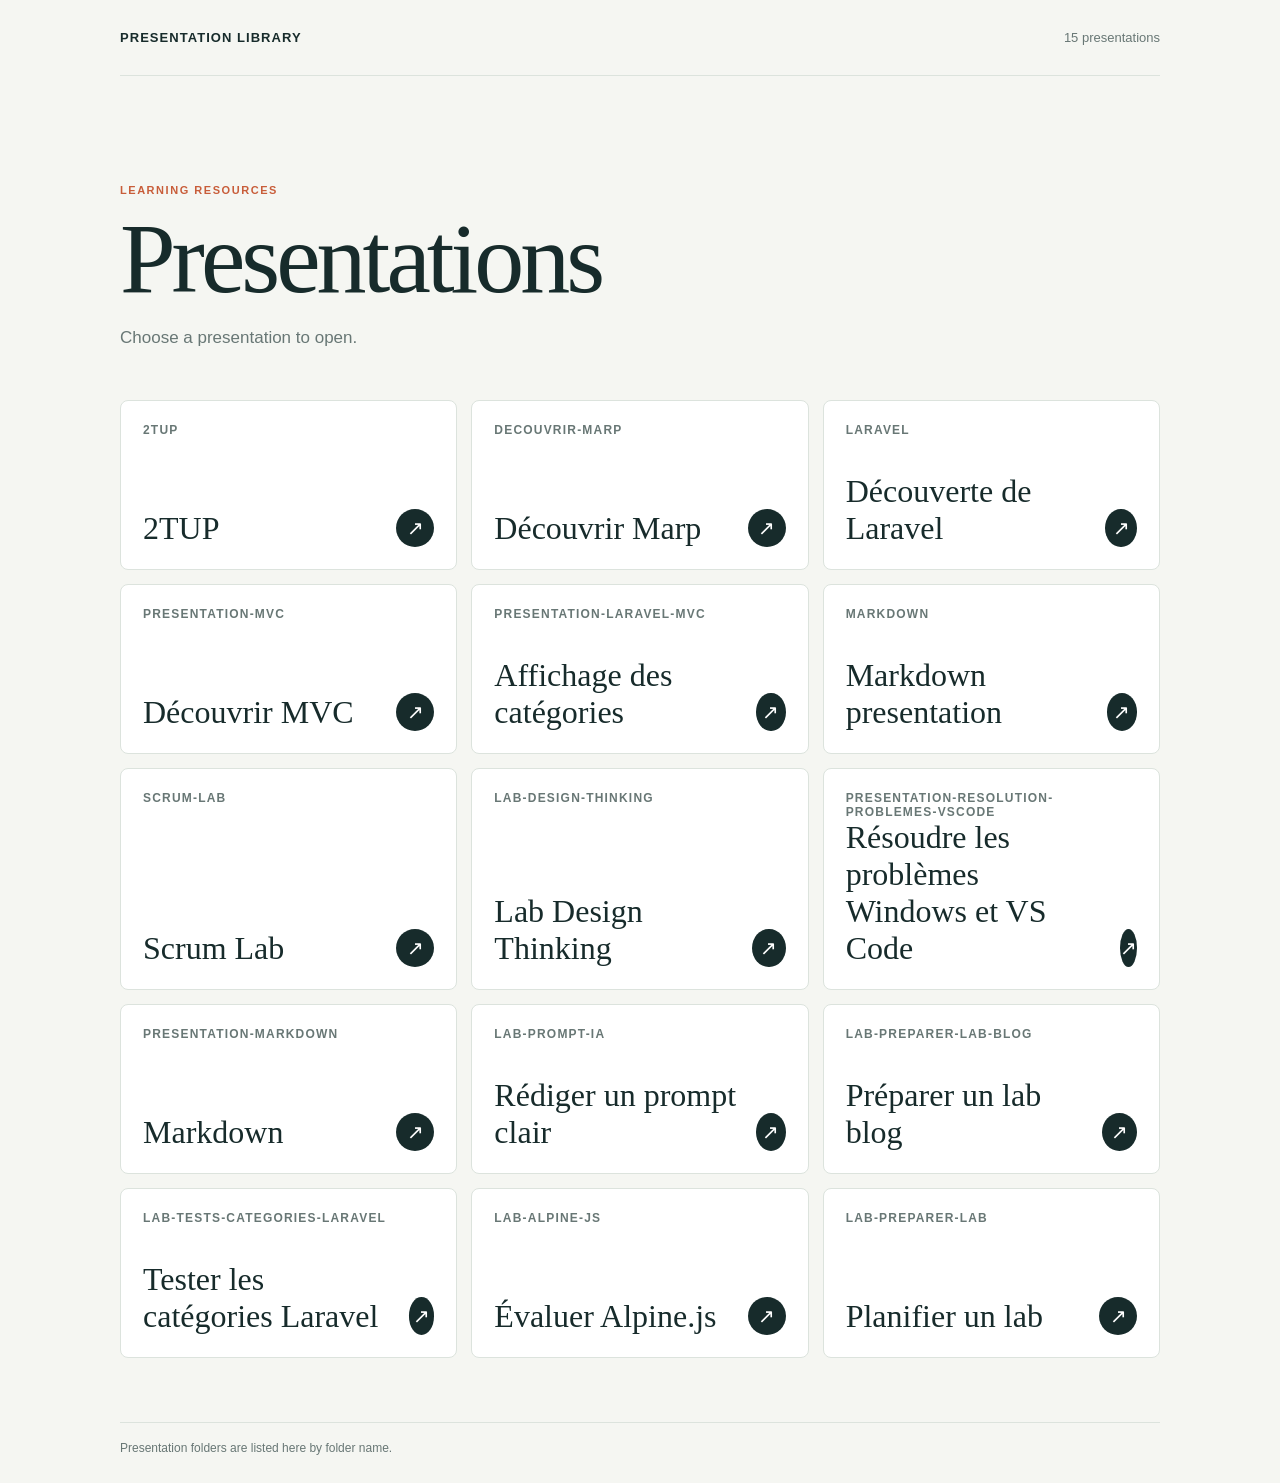
<file: index.html>
<!doctype html>
<html lang="en">
<head>
    <meta charset="utf-8">
    <meta name="viewport" content="width=device-width, initial-scale=1">
    <meta name="theme-color" content="#f5f6f2">
    <title>Presentations</title>
    <style>
        :root {
            color-scheme: light;
            --ink: #172b2b;
            --muted: #687775;
            --paper: #f5f6f2;
            --line: #dce3dd;
            --accent: #c85d3a;
            font-family: "Aptos", "Segoe UI", sans-serif;
            color: var(--ink);
            background: var(--paper);
        }

        * { box-sizing: border-box; }
        body { min-width: 320px; min-height: 100vh; margin: 0; }
        main { width: min(1040px, calc(100% - 48px)); margin: 0 auto; }
        header { display: flex; align-items: center; justify-content: space-between; min-height: 76px; border-bottom: 1px solid var(--line); }
        .wordmark { font-size: 13px; font-weight: 800; letter-spacing: .08em; text-transform: uppercase; }
        .count { color: var(--muted); font-size: 13px; }
        .intro { padding: clamp(60px, 12vh, 120px) 0 52px; }
        .eyebrow { margin: 0 0 14px; color: var(--accent); font-size: 11px; font-weight: 800; letter-spacing: .14em; text-transform: uppercase; }
        h1 { max-width: 700px; margin: 0; font-family: Georgia, "Times New Roman", serif; font-size: clamp(52px, 9vw, 100px); font-weight: 500; letter-spacing: -.04em; line-height: .98; }
        .intro p:last-child { margin: 20px 0 0; color: var(--muted); font-size: 17px; }
        .library { display: grid; grid-template-columns: repeat(auto-fit, minmax(min(100%, 300px), 1fr)); gap: 14px; padding-bottom: 64px; }
        .presentation-link { display: flex; min-height: 170px; flex-direction: column; justify-content: space-between; border: 1px solid var(--line); border-radius: 8px; background: #fff; padding: 22px; color: inherit; text-decoration: none; transition: border-color .18s ease, transform .18s ease; }
        .presentation-link:hover, .presentation-link:focus-visible { border-color: var(--accent); transform: translateY(-2px); outline: none; }
        .folder-name { color: var(--muted); font-size: 12px; font-weight: 700; letter-spacing: .1em; text-transform: uppercase; }
        .card-bottom { display: flex; align-items: end; justify-content: space-between; gap: 18px; }
        .card-bottom strong { font-family: Georgia, "Times New Roman", serif; font-size: 32px; font-weight: 500; }
        .arrow { display: grid; width: 38px; height: 38px; place-items: center; border-radius: 50%; background: var(--ink); color: #fff; font-size: 20px; }
        footer { border-top: 1px solid var(--line); padding: 18px 0 28px; color: var(--muted); font-size: 12px; }
        @media (max-width: 560px) {
            main { width: min(100% - 32px, 1040px); }
            header { min-height: 62px; }
            .intro { padding: 62px 0 36px; }
            .intro p:last-child { font-size: 15px; }
            .presentation-link { min-height: 145px; }
        }
        @media (prefers-reduced-motion: reduce) {
            *, *::before, *::after { scroll-behavior: auto !important; transition-duration: .01ms !important; }
        }
    </style>
</head>
<body>
    <main>
        <header>
            <div class="wordmark">Presentation Library</div>
            <div class="count">15 presentations</div>
        </header>
        <section class="intro" aria-labelledby="page-title">
            <p class="eyebrow">Learning resources</p>
            <h1 id="page-title">Presentations</h1>
            <p>Choose a presentation to open.</p>
        </section>
        <nav class="library" aria-label="Presentations">
            <a class="presentation-link" href="./2tup/index.html" aria-label="Open presentation 2tup">
                <span class="folder-name">2tup</span>
                <span class="card-bottom"><strong>2TUP</strong><span class="arrow" aria-hidden="true">↗</span></span>
            </a>
            <a class="presentation-link" href="./decouvrir-marp/index.html" aria-label="Open decouvrir-marp presentation">
                <span class="folder-name">decouvrir-marp</span>
                <span class="card-bottom"><strong>Découvrir Marp</strong><span class="arrow" aria-hidden="true">↗</span></span>
            </a>
            <a class="presentation-link" href="./laravel/index.html" aria-label="Ouvrir la présentation Laravel">
                <span class="folder-name">laravel</span>
                <span class="card-bottom"><strong>Découverte de Laravel</strong><span class="arrow" aria-hidden="true">↗</span></span>
            </a>
            <a class="presentation-link" href="./presentation-mvc/index.html" aria-label="Ouvrir la présentation MVC">
                <span class="folder-name">presentation-mvc</span>
                <span class="card-bottom"><strong>Découvrir MVC</strong><span class="arrow" aria-hidden="true">↗</span></span>
            </a>
            <a class="presentation-link" href="./presentation-laravel-mvc/index.html" aria-label="Ouvrir la présentation sur l’affichage des catégories avec Laravel">
                <span class="folder-name">presentation-laravel-mvc</span>
                <span class="card-bottom"><strong>Affichage des catégories</strong><span class="arrow" aria-hidden="true">↗</span></span>
            </a>
            <a class="presentation-link" href="https://docs.google.com/presentation/d/1E6t0-0GxKingvWiI7UNBdvw11kT2uUmdFR7vIGIOa78/edit?usp=sharing" aria-label="Open Markdown presentation" target="_blank" rel="noopener noreferrer">
                <span class="folder-name">markdown</span>
                <span class="card-bottom"><strong>Markdown presentation</strong><span class="arrow" aria-hidden="true">↗</span></span>
            </a>
            <a class="presentation-link" href="https://docs.google.com/presentation/d/1MbHh-CiDlV9sU_ccPLvOzxk8zY_nR9zDnNXsWo8oV1U/edit?slide=id.p#slide=id.p" aria-label="Open Scrum Lab presentation" target="_blank" rel="noopener noreferrer">
                <span class="folder-name">scrum-lab</span>
                <span class="card-bottom"><strong>Scrum Lab</strong><span class="arrow" aria-hidden="true">↗</span></span>
            </a>
            <a class="presentation-link" href="https://www.canva.com/design/DAHXJcRyPcM/FT9gCDRdR23gg2iw814upg/edit" aria-label="Open Lab Design Thinking presentation" target="_blank" rel="noopener noreferrer">
                <span class="folder-name">lab-design-thinking</span>
                <span class="card-bottom"><strong>Lab Design Thinking</strong><span class="arrow" aria-hidden="true">↗</span></span>
            </a>
            <a class="presentation-link" href="./presentation-resolution-problemes-vscode/index.html" aria-label="Ouvrir la présentation sur la configuration de Windows et VS Code">
                <span class="folder-name">presentation-resolution-problemes-vscode</span>
                <span class="card-bottom"><strong>Résoudre les problèmes Windows et VS Code</strong><span class="arrow" aria-hidden="true">↗</span></span>
            </a>
            <a class="presentation-link" href="./presentation-markdown/index.html" aria-label="Ouvrir la présentation Markdown">
                <span class="folder-name">presentation-markdown</span>
                <span class="card-bottom"><strong>Markdown</strong><span class="arrow" aria-hidden="true">↗</span></span>
            </a>
            <a class="presentation-link" href="./lab-prompt-ia/index.html" aria-label="Ouvrir le lab sur la rédaction de prompts pour une IA">
                <span class="folder-name">lab-prompt-ia</span>
                <span class="card-bottom"><strong>Rédiger un prompt clair</strong><span class="arrow" aria-hidden="true">↗</span></span>
            </a>
            <a class="presentation-link" href="./lab-preparer-lab-blog/index.html" aria-label="Ouvrir le lab sur la préparation d’un lab technique autour d’un blog">
                <span class="folder-name">lab-preparer-lab-blog</span>
                <span class="card-bottom"><strong>Préparer un lab blog</strong><span class="arrow" aria-hidden="true">↗</span></span>
            </a>
            <a class="presentation-link" href="./lab-tests-categories-laravel/index.html" aria-label="Ouvrir le lab de tests fonctionnels Laravel pour les catégories">
                <span class="folder-name">lab-tests-categories-laravel</span>
                <span class="card-bottom"><strong>Tester les catégories Laravel</strong><span class="arrow" aria-hidden="true">↗</span></span>
            </a>
            <a class="presentation-link" href="./lab-alpine-js/index.html" aria-label="Ouvrir le lab Alpine.js">
                <span class="folder-name">lab-alpine-js</span>
                <span class="card-bottom"><strong>Évaluer Alpine.js</strong><span class="arrow" aria-hidden="true">↗</span></span>
            </a>
            <a class="presentation-link" href="./lab-preparer-lab/index.html" aria-label="Ouvrir le lab de méthodologie et planification">
                <span class="folder-name">lab-preparer-lab</span>
                <span class="card-bottom"><strong>Planifier un lab</strong><span class="arrow" aria-hidden="true">↗</span></span>
            </a>
        </nav>
        <footer>Presentation folders are listed here by folder name.</footer>
    </main>
</body>
</html>
</file>
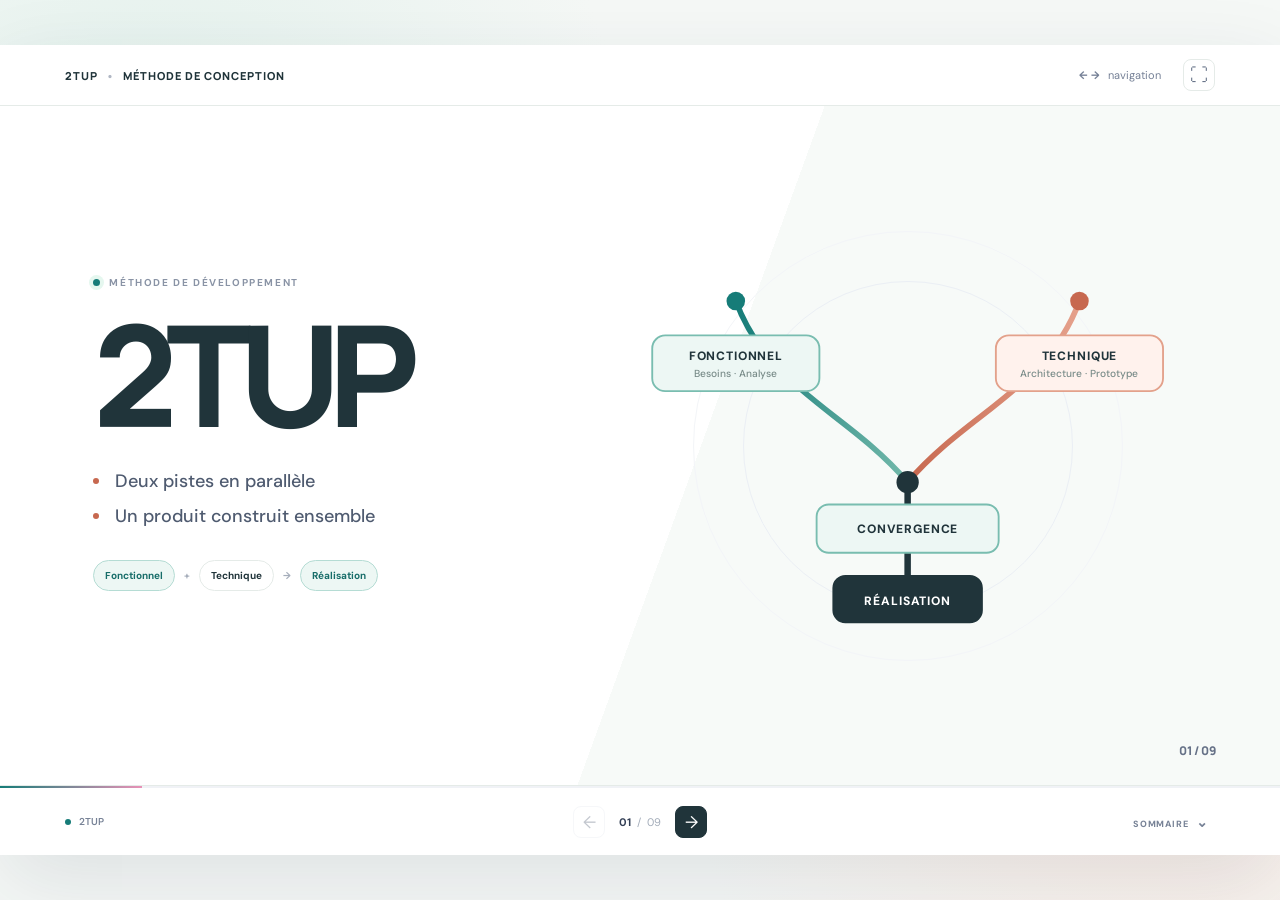
<file: 2tup/index.html>
<!doctype html>
<html lang="fr">
<head>
    <meta charset="utf-8">
    <meta name="viewport" content="width=device-width, initial-scale=1">
    <meta name="theme-color" content="#f7f8fc">
    <title>2TUP — Présentation</title>
    <link rel="stylesheet" href="styles.css">
    <script src="script.js" defer></script>
</head>
<body>
    <main class="deck" aria-label="Présentation de la méthode 2TUP">
        <header class="deck-top">
            <a class="deck-brand" href="/" aria-label="Retour à l'accueil">2TUP <span>•</span> MÉTHODE DE CONCEPTION</a>
            <div class="top-actions">
                <span class="keyboard-hint">← → <span>navigation</span></span>
                <button class="icon-button" id="fullscreen-button" type="button" aria-label="Passer en plein écran" title="Plein écran">⛶</button>
            </div>
        </header>

        <div class="slides" id="slides">
            <section class="slide slide-cover is-active" data-title="2TUP" aria-label="Diapositive 1">
                <div class="cover-copy">
                    <div class="eyebrow"><span class="eyebrow-dot"></span> MÉTHODE DE DÉVELOPPEMENT</div>
                    <h1>2TUP</h1>
                    <ul class="cover-points">
                        <li>Deux pistes en parallèle</li>
                        <li>Un produit construit ensemble</li>
                    </ul>
                    <div class="cover-tags"><span>Fonctionnel</span><b>+</b><span>Technique</span><b>→</b><span>Réalisation</span></div>
                </div>
                <div class="cover-visual" aria-label="Schéma visuel des deux branches">
                    <svg viewBox="0 0 600 420" role="img" aria-labelledby="cover-svg-title">
                        <title id="cover-svg-title">Les branches fonctionnelle et technique convergent vers la réalisation</title>
                        <defs>
                            <linearGradient id="emeraldLine" x1="0" x2="1"><stop stop-color="#167c78"/><stop offset="1" stop-color="#73b9ab"/></linearGradient>
                            <linearGradient id="roseLine" x1="0" x2="1"><stop stop-color="#c7684f"/><stop offset="1" stop-color="#e5a18c"/></linearGradient>
                        </defs>
                        <path d="M115 55 C150 150 235 174 300 250" class="svg-functional"/>
                        <path d="M485 55 C450 150 365 174 300 250" class="svg-technical"/>
                        <path d="M300 250 V375" class="svg-realization"/>
                        <circle cx="115" cy="55" r="10" fill="#167c78"/><circle cx="485" cy="55" r="10" fill="#c7684f"/>
                        <circle cx="300" cy="250" r="12" fill="#20343a"/>
                        <rect x="25" y="92" width="180" height="60" rx="14" class="svg-card svg-card-functional"/>
                        <text x="115" y="118" text-anchor="middle" class="svg-title">FONCTIONNEL</text>
                        <text x="115" y="137" text-anchor="middle" class="svg-caption">Besoins · Analyse</text>
                        <rect x="395" y="92" width="180" height="60" rx="14" class="svg-card svg-card-technical"/>
                        <text x="485" y="118" text-anchor="middle" class="svg-title">TECHNIQUE</text>
                        <text x="485" y="137" text-anchor="middle" class="svg-caption">Architecture · Prototype</text>
                        <rect x="202" y="274" width="196" height="52" rx="13" class="svg-card svg-card-realization"/>
                        <text x="300" y="305" text-anchor="middle" class="svg-title">CONVERGENCE</text>
                        <rect x="220" y="351" width="160" height="50" rx="13" class="svg-card svg-card-end"/>
                        <text x="300" y="382" text-anchor="middle" class="svg-title">RÉALISATION</text>
                    </svg>
                    <div class="cover-orbit orbit-one"></div><div class="cover-orbit orbit-two"></div>
                </div>
                <div class="cover-index">01 <span>/</span> 09</div>
            </section>

            <section class="slide slide-roadmap" data-title="Les étapes en un regard" aria-label="Diapositive 2" hidden>
                <div class="slide-heading map-heading"><div class="eyebrow">LE PARCOURS</div><h2>Les étapes <em>en un regard.</em></h2></div>
                <div class="stage-map">
                    <div class="stage-map-head"><span>ÉTAPE 2TUP</span><span>EN CLAIR</span><span>À MONTRER</span></div>
                    <div class="stage-group group-beginning">
                        <span class="stage-group-label">Début</span>
                        <div class="stage-group-rows">
                            <div class="stage-map-row"><span class="stage-name">Étude préliminaire</span><span class="stage-meaning">Comprendre le projet</span><span class="stage-output">Contexte · Problème · Objectifs</span></div>
                        </div>
                    </div>
                    <div class="stage-group group-functional">
                        <span class="stage-group-label">Fonctionnel</span>
                        <div class="stage-group-rows">
                            <div class="stage-map-row"><span class="stage-name">Besoins fonctionnels</span><span class="stage-meaning">Définir les actions</span><span class="stage-output">Acteurs · Cas d’utilisation</span></div>
                            <div class="stage-map-row"><span class="stage-name">Analyse</span><span class="stage-meaning">Décrire le métier</span><span class="stage-output">Séquence · Classes métier</span></div>
                        </div>
                    </div>
                    <div class="stage-group group-technical">
                        <span class="stage-group-label">Technique</span>
                        <div class="stage-group-rows">
                            <div class="stage-map-row"><span class="stage-name">Besoins techniques</span><span class="stage-meaning">Fixer les contraintes</span><span class="stage-output">Outils · Sécurité · Performance</span></div>
                            <div class="stage-map-row"><span class="stage-name">Conception générique</span><span class="stage-meaning">Choisir l’architecture</span><span class="stage-output">MVC · API · 3-tiers</span></div>
                        </div>
                    </div>
                    <div class="stage-group group-realization">
                        <span class="stage-group-label">Réalisation</span>
                        <div class="stage-group-rows">
                            <div class="stage-map-row"><span class="stage-name">Conception préliminaire</span><span class="stage-meaning">Réunir les deux pistes</span><span class="stage-output">Architecture finale</span></div>
                            <div class="stage-map-row"><span class="stage-name">Conception détaillée</span><span class="stage-meaning">Préparer le code</span><span class="stage-output">Classes · Données · Modules</span></div>
                            <div class="stage-map-row"><span class="stage-name">Codage et tests</span><span class="stage-meaning">Construire et vérifier</span><span class="stage-output">Application · Tests</span></div>
                            <div class="stage-map-row"><span class="stage-name">Recette</span><span class="stage-meaning">Valider le résultat</span><span class="stage-output">Résultats · Conclusion</span></div>
                        </div>
                    </div>
                </div>
                <div class="slide-number">02 <span>/ 09</span></div>
            </section>

            <section class="slide" data-title="Branche fonctionnelle" aria-label="Diapositive 3" hidden>
                <div class="slide-heading"><div class="eyebrow eyebrow-functional">PISTE FONCTIONNELLE</div><h2>Que doit faire<br><em>le système&nbsp;?</em></h2></div>
                <div class="steps-row functional-steps">
                    <article class="step-card"><span class="step-no">01</span><div class="step-icon">⌕</div><h3>Besoins</h3><ul><li>Qui utilise le système&nbsp;?</li><li>Que veut-il faire&nbsp;?</li></ul></article>
                    <div class="step-arrow">→</div>
                    <article class="step-card"><span class="step-no">02</span><div class="step-icon">◇</div><h3>Analyse</h3><ul><li>Quelles sont les règles&nbsp;?</li><li>Quels objets métier&nbsp;?</li></ul></article>
                </div>
                <div class="takeaway"><span>RÉSULTAT</span><b>Une vision claire des besoins</b></div>
                <div class="slide-number">03 <span>/ 09</span></div>
            </section>

            <section class="slide" data-title="Branche technique" aria-label="Diapositive 4" hidden>
                <div class="slide-heading"><div class="eyebrow eyebrow-technical">PISTE TECHNIQUE</div><h2>Comment le construire<br><em>sans risque&nbsp;?</em></h2></div>
                <div class="technical-track">
                    <article class="technical-step"><span class="step-no">01</span><div><h3>Contraintes</h3><ul><li>Sécurité</li><li>Performance</li><li>Outils disponibles</li></ul></div></article>
                    <span class="track-arrow">↓</span>
                    <article class="technical-step"><span class="step-no">02</span><div><h3>Architecture</h3><ul><li>Choisir les technologies</li><li>Organiser les composants</li></ul></div></article>
                    <span class="track-arrow">↓</span>
                    <article class="technical-step prototype-step"><span class="step-no">03</span><div><h3>Prototype</h3><ul><li>Tester avant de construire</li><li>Vérifier que ça fonctionne</li></ul></div><div class="prototype-stamp">TEST<br>✓</div></article>
                </div>
                <div class="slide-number">04 <span>/ 09</span></div>
            </section>

            <section class="slide" data-title="Deux pistes en parallèle" aria-label="Diapositive 5" hidden>
                <div class="slide-heading"><div class="eyebrow">LES DEUX PISTES</div><h2>Elles avancent <em>ensemble.</em></h2></div>
                <div class="parallel-board">
                    <div class="parallel-head"><span>PISTE FONCTIONNELLE</span><span>PISTE TECHNIQUE</span></div>
                    <div class="parallel-row"><div class="parallel-cell functional-tint">Besoins utilisateurs</div><div class="parallel-cell technical-tint">Contraintes techniques</div></div>
                    <div class="parallel-row"><div class="parallel-cell functional-tint">Règles métier</div><div class="parallel-cell technical-tint">Architecture générique</div></div>
                    <div class="parallel-row"><div class="parallel-cell functional-tint">Modèle du domaine</div><div class="parallel-cell technical-tint">Prototype de faisabilité</div></div>
                    <div class="parallel-converge"><span>↓</span><b>CONCEPTION PRÉLIMINAIRE</b><span>↓</span></div>
                </div>
                <div class="slide-number">05 <span>/ 09</span></div>
            </section>

            <section class="slide" data-title="Conception préliminaire" aria-label="Diapositive 6" hidden>
                <div class="slide-heading"><div class="eyebrow eyebrow-realization">CONVERGENCE</div><h2>Les deux pistes<br><em>se rejoignent.</em></h2></div>
                <div class="convergence-visual">
                    <div class="converge-source source-functional"><span>FONCTIONNEL</span><b>Analyse métier</b><i>→</i></div>
                    <div class="converge-source source-technical"><span>TECHNIQUE</span><b>Architecture générique</b><i>→</i></div>
                    <div class="converge-target"><span>CONCEPTION PRÉLIMINAIRE</span><b>Un modèle</b><b>Une architecture</b></div>
                </div>
                <div class="slide-number">06 <span>/ 09</span></div>
            </section>

            <section class="slide" data-title="Conception détaillée" aria-label="Diapositive 7" hidden>
                <div class="slide-heading"><div class="eyebrow eyebrow-realization">CONCEPTION DÉTAILLÉE</div><h2>Tout préparer<br><em>pour coder.</em></h2></div>
                <div class="deliverable-grid">
                    <article><span class="deliverable-icon">▦</span><h3>Classes</h3><ul><li>Objets et relations</li></ul></article>
                    <article><span class="deliverable-icon">▤</span><h3>Données</h3><ul><li>Tables et validations</li></ul></article>
                    <article><span class="deliverable-icon">⌘</span><h3>Interfaces</h3><ul><li>Échanges entre systèmes</li></ul></article>
                    <article><span class="deliverable-icon">▧</span><h3>Modules</h3><ul><li>Composants du projet</li></ul></article>
                </div>
                <div class="takeaway"><span>OBJECTIF</span><b>Le développeur sait quoi construire</b></div>
                <div class="slide-number">07 <span>/ 09</span></div>
            </section>

            <section class="slide" data-title="Codage et tests" aria-label="Diapositive 8" hidden>
                <div class="slide-heading"><div class="eyebrow eyebrow-realization">RÉALISATION</div><h2>Construire.<br><em>Tester. Corriger.</em></h2></div>
                <div class="build-flow">
                    <div class="build-node"><span>01</span><b>Coder</b><small>Créer l’application</small></div><i>→</i>
                    <div class="build-node"><span>02</span><b>Tester</b><small>Vérifier les fonctions</small></div><i>→</i>
                    <div class="build-node"><span>03</span><b>Corriger</b><small>Réparer les défauts</small></div><i>→</i>
                    <div class="build-node"><span>04</span><b>Livrer</b><small>Version prête</small></div>
                </div>
                <div class="slide-number">08 <span>/ 09</span></div>
            </section>

            <section class="slide" data-title="Recette" aria-label="Diapositive 9" hidden>
                <div class="slide-heading"><div class="eyebrow eyebrow-realization">DERNIÈRE ÉTAPE</div><h2>Le client<br><em>valide le produit.</em></h2></div>
                <div class="acceptance-layout">
                    <div class="acceptance-checklist">
                        <div class="check-item"><span>✓</span><b>Les besoins sont couverts</b></div>
                        <div class="check-item"><span>✓</span><b>Les parcours sont validés</b></div>
                        <div class="check-item"><span>✓</span><b>Le résultat est conforme</b></div>
                    </div>
                    <div class="acceptance-seal"><span>VALIDATION</span><b>✓</b><span>UTILISATEURS<br>+ CLIENT</span></div>
                </div>
                <div class="slide-number">09 <span>/ 09</span></div>
            </section>

        </div>

        <footer class="deck-controls">
            <div class="progress-track"><span id="progress-bar"></span></div>
            <div class="control-row">
                <div class="control-caption"><span class="control-dot"></span><span id="current-title">2TUP</span></div>
                <div class="control-buttons">
                    <button class="arrow-button" id="previous-button" type="button" aria-label="Diapositive précédente" title="Précédente (←)">←</button>
                    <span class="page-count"><b id="current-slide">01</b><span>/</span><span id="total-slides">09</span></span>
                    <button class="arrow-button next-button" id="next-button" type="button" aria-label="Diapositive suivante" title="Suivante (→)">→</button>
                </div>
                <button class="overview-button" id="overview-button" type="button" aria-label="Afficher le sommaire">SOMMAIRE <span>⌄</span></button>
            </div>
        </footer>

        <nav class="overview-panel" id="overview-panel" aria-label="Sommaire des diapositives" hidden>
            <div class="overview-title">DIAPOSITIVES <button id="close-overview" type="button" aria-label="Fermer le sommaire">×</button></div>
            <div id="overview-list"></div>
        </nav>
    </main>
</body>
</html>
</file>
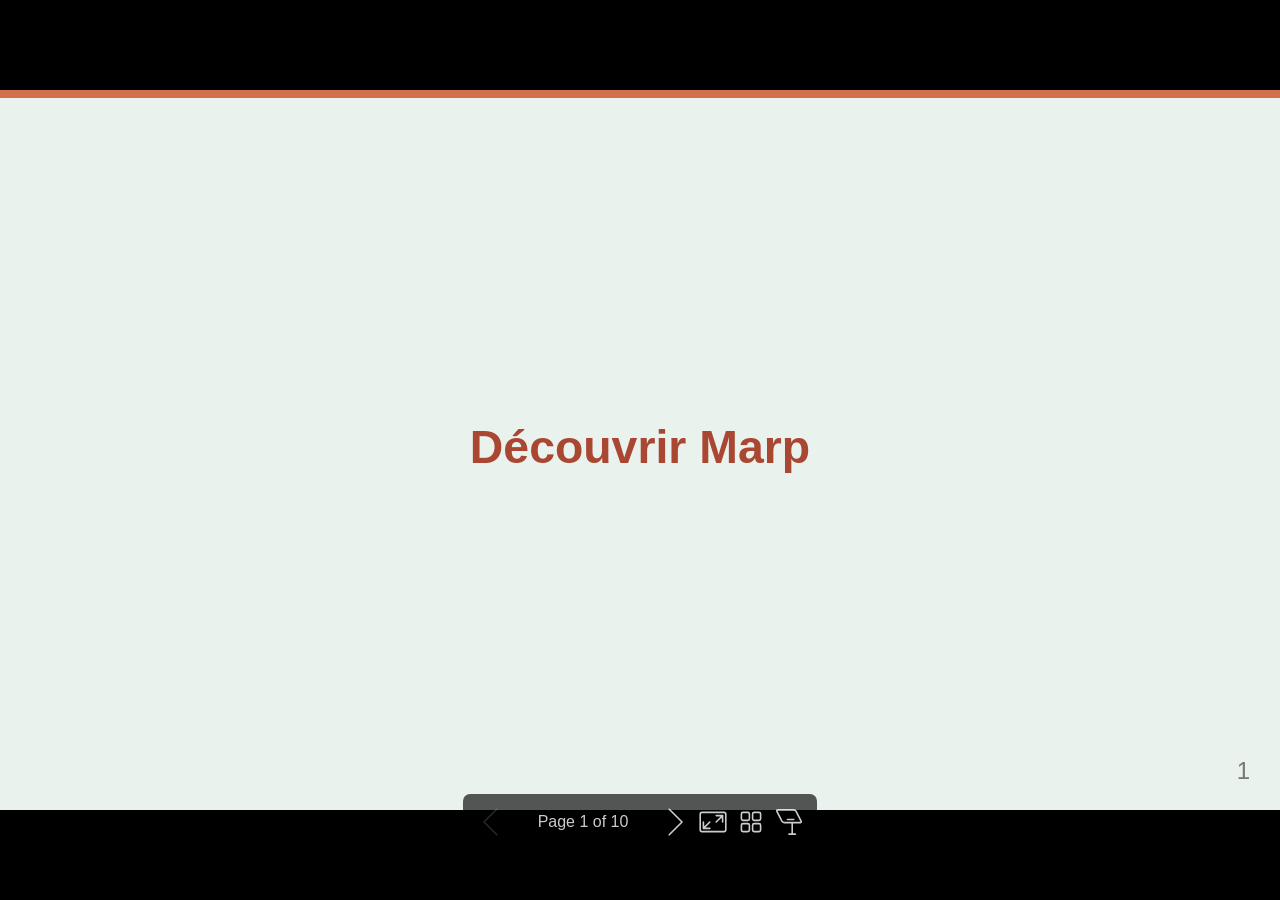
<file: decouvrir-marp/index.html>
<!DOCTYPE html><html lang="fr-FR"><head><title>Découvrir Marp</title><meta property="og:title" content="Découvrir Marp"><meta charset="UTF-8"><meta name="viewport" content="width=device-width,height=device-height,initial-scale=1.0"><meta name="apple-mobile-web-app-capable" content="yes"><meta http-equiv="X-UA-Compatible" content="ie=edge"><meta property="og:type" content="website"><meta name="twitter:card" content="summary"><style>@media screen{body[data-bespoke-view=""] .bespoke-marp-parent>.bespoke-marp-osc>button,body[data-bespoke-view=next] .bespoke-marp-parent>.bespoke-marp-osc>button,body[data-bespoke-view=overview] button.bespoke-marp-overview-close,body[data-bespoke-view=presenter] .bespoke-marp-presenter-container .bespoke-marp-presenter-info-container .bespoke-marp-presenter-info-page-area .bespoke-marp-presenter-info-page,body[data-bespoke-view=presenter] .bespoke-marp-presenter-container .bespoke-marp-presenter-info-container button,body[data-bespoke-view=presenter] .bespoke-marp-presenter-container .bespoke-marp-presenter-note-container button{appearance:none;background-color:initial;border:0;color:inherit;cursor:pointer;font-size:inherit;opacity:.8;outline:none;padding:0;transition:opacity .2s linear;-webkit-tap-highlight-color:transparent}body[data-bespoke-view=""] .bespoke-marp-parent>.bespoke-marp-osc>button:disabled,body[data-bespoke-view=next] .bespoke-marp-parent>.bespoke-marp-osc>button:disabled,body[data-bespoke-view=overview] button.bespoke-marp-overview-close:disabled,body[data-bespoke-view=presenter] .bespoke-marp-presenter-container .bespoke-marp-presenter-info-container .bespoke-marp-presenter-info-page-area .bespoke-marp-presenter-info-page:disabled,body[data-bespoke-view=presenter] .bespoke-marp-presenter-container .bespoke-marp-presenter-info-container button:disabled,body[data-bespoke-view=presenter] .bespoke-marp-presenter-container .bespoke-marp-presenter-note-container button:disabled{cursor:not-allowed;opacity:.15!important}body[data-bespoke-view=""] .bespoke-marp-parent>.bespoke-marp-osc>button:hover,body[data-bespoke-view=next] .bespoke-marp-parent>.bespoke-marp-osc>button:hover,body[data-bespoke-view=overview] button.bespoke-marp-overview-close:hover,body[data-bespoke-view=presenter] .bespoke-marp-presenter-container .bespoke-marp-presenter-info-container .bespoke-marp-presenter-info-page-area .bespoke-marp-presenter-info-page:hover,body[data-bespoke-view=presenter] .bespoke-marp-presenter-container .bespoke-marp-presenter-info-container button:hover,body[data-bespoke-view=presenter] .bespoke-marp-presenter-container .bespoke-marp-presenter-note-container button:hover{opacity:1}body[data-bespoke-view=""] .bespoke-marp-parent>.bespoke-marp-osc>button:hover:active,body[data-bespoke-view=next] .bespoke-marp-parent>.bespoke-marp-osc>button:hover:active,body[data-bespoke-view=overview] button.bespoke-marp-overview-close:hover:active,body[data-bespoke-view=presenter] .bespoke-marp-presenter-container .bespoke-marp-presenter-info-container .bespoke-marp-presenter-info-page-area .bespoke-marp-presenter-info-page:hover:active,body[data-bespoke-view=presenter] .bespoke-marp-presenter-container .bespoke-marp-presenter-info-container button:hover:active,body[data-bespoke-view=presenter] .bespoke-marp-presenter-container .bespoke-marp-presenter-note-container button:hover:active{opacity:.6}body[data-bespoke-view=""] .bespoke-marp-parent>.bespoke-marp-osc>button:hover:not(:disabled),body[data-bespoke-view=next] .bespoke-marp-parent>.bespoke-marp-osc>button:hover:not(:disabled),body[data-bespoke-view=overview] button.bespoke-marp-overview-close:hover:not(:disabled),body[data-bespoke-view=presenter] .bespoke-marp-presenter-container .bespoke-marp-presenter-info-container .bespoke-marp-presenter-info-page-area .bespoke-marp-presenter-info-page:hover:not(:disabled),body[data-bespoke-view=presenter] .bespoke-marp-presenter-container .bespoke-marp-presenter-info-container button:hover:not(:disabled),body[data-bespoke-view=presenter] .bespoke-marp-presenter-container .bespoke-marp-presenter-note-container button:hover:not(:disabled){transition:none}body[data-bespoke-view=""] .bespoke-marp-parent>.bespoke-marp-osc>button[data-bespoke-marp-osc=prev],body[data-bespoke-view=next] .bespoke-marp-parent>.bespoke-marp-osc>button[data-bespoke-marp-osc=prev],body[data-bespoke-view=presenter] .bespoke-marp-presenter-container .bespoke-marp-presenter-info-container button.bespoke-marp-presenter-info-page-prev{background:#0000 url("[data-uri]") no-repeat 50%;background-size:contain;overflow:hidden;text-indent:100%;white-space:nowrap}body[data-bespoke-view=""] .bespoke-marp-parent>.bespoke-marp-osc>button[data-bespoke-marp-osc=next],body[data-bespoke-view=next] .bespoke-marp-parent>.bespoke-marp-osc>button[data-bespoke-marp-osc=next],body[data-bespoke-view=presenter] .bespoke-marp-presenter-container .bespoke-marp-presenter-info-container button.bespoke-marp-presenter-info-page-next{background:#0000 url("[data-uri]") no-repeat 50%;background-size:contain;overflow:hidden;text-indent:100%;white-space:nowrap}:is(body[data-bespoke-view=""],body[data-bespoke-view=next]) .bespoke-marp-parent>.bespoke-marp-osc>button[data-bespoke-marp-osc=fullscreen]{background:#0000 url("[data-uri]") no-repeat 50%;background-size:contain;overflow:hidden;text-indent:100%;white-space:nowrap}:is(body[data-bespoke-view=""],body[data-bespoke-view=next]) .bespoke-marp-parent>.bespoke-marp-osc>button.exit[data-bespoke-marp-osc=fullscreen]{background-image:url("[data-uri]")}:is(body[data-bespoke-view=""],body[data-bespoke-view=next]) .bespoke-marp-parent>.bespoke-marp-osc>button[data-bespoke-marp-osc=presenter]{background:#0000 url("[data-uri]") no-repeat 50%;background-size:contain;overflow:hidden;text-indent:100%;white-space:nowrap}body[data-bespoke-view=overview] button.bespoke-marp-overview-close,body[data-bespoke-view=presenter] .bespoke-marp-presenter-container .bespoke-marp-presenter-note-container button.bespoke-marp-presenter-note-bigger{background:#0000 url("[data-uri]") no-repeat 50%;background-size:contain;overflow:hidden;text-indent:100%;white-space:nowrap}body[data-bespoke-view=presenter] .bespoke-marp-presenter-container .bespoke-marp-presenter-note-container button.bespoke-marp-presenter-note-smaller{background:#0000 url("[data-uri]") no-repeat 50%;background-size:contain;overflow:hidden;text-indent:100%;white-space:nowrap}:is(body[data-bespoke-view=""],body[data-bespoke-view=next]) .bespoke-marp-parent>.bespoke-marp-osc>button[data-bespoke-marp-osc=overview]{background:#0000 url("[data-uri]") no-repeat 50%;background-size:contain;overflow:hidden;text-indent:100%;white-space:nowrap}}@keyframes __bespoke_marp_transition_reduced_outgoing__{0%{opacity:1}to{opacity:0}}@keyframes __bespoke_marp_transition_reduced_incoming__{0%{mix-blend-mode:plus-lighter;opacity:0}to{mix-blend-mode:plus-lighter;opacity:1}}.bespoke-marp-note,.bespoke-marp-osc,.bespoke-progress-parent{display:none;transition:none}@media screen{::view-transition-group(*){animation-duration:var(--marp-bespoke-transition-animation-duration,.5s);animation-timing-function:ease}::view-transition-new(*),::view-transition-old(*){animation-delay:0s;animation-direction:var(--marp-bespoke-transition-animation-direction,normal);animation-duration:var(--marp-bespoke-transition-animation-duration,.5s);animation-fill-mode:both;animation-name:var(--marp-bespoke-transition-animation-name,var(--marp-bespoke-transition-animation-name-fallback,__bespoke_marp_transition_no_animation__));mix-blend-mode:normal}::view-transition-old(*){--marp-bespoke-transition-animation-name-fallback:__bespoke_marp_transition_reduced_outgoing__;animation-timing-function:ease}::view-transition-new(*){--marp-bespoke-transition-animation-name-fallback:__bespoke_marp_transition_reduced_incoming__;animation-timing-function:ease}::view-transition-new(root),::view-transition-old(root){animation-timing-function:linear}::view-transition-new(__bespoke_marp_transition_osc__),::view-transition-old(__bespoke_marp_transition_osc__){animation-duration:0s!important;animation-name:__bespoke_marp_transition_osc__!important}::view-transition-new(__bespoke_marp_transition_osc__){opacity:0!important}.bespoke-marp-transition-warming-up::view-transition-group(*),.bespoke-marp-transition-warming-up::view-transition-new(*),.bespoke-marp-transition-warming-up::view-transition-old(*){animation-play-state:paused!important}body,html{height:100%;margin:0}body{background:#000;overflow:hidden}svg.bespoke-marp-slide{content-visibility:hidden;interactivity:inert;opacity:0;pointer-events:none;z-index:-1}svg.bespoke-marp-slide:not(.bespoke-marp-active) *{view-transition-name:none!important}svg.bespoke-marp-slide.bespoke-marp-active{content-visibility:visible;interactivity:auto;opacity:1;pointer-events:auto;z-index:0}svg.bespoke-marp-slide.bespoke-marp-active.bespoke-marp-active-ready *{animation-name:__bespoke_marp__!important}@supports not (content-visibility:hidden){svg.bespoke-marp-slide[data-bespoke-marp-load=hideable]{display:none}svg.bespoke-marp-slide[data-bespoke-marp-load=hideable].bespoke-marp-active{display:block}}}@media screen and (prefers-reduced-motion:reduce){svg.bespoke-marp-slide *{view-transition-name:none!important}}@media screen{[data-bespoke-marp-fragment=inactive]{visibility:hidden}:is(body[data-bespoke-view=""],body[data-bespoke-view=next]) .bespoke-marp-parent{inset:0;position:absolute}:is(body[data-bespoke-view=""],body[data-bespoke-view=next]) .bespoke-marp-parent>.bespoke-marp-osc{background:#000000a6;border-radius:7px;bottom:50px;color:#fff;contain:paint;display:block;font-family:Helvetica,Arial,sans-serif;font-size:16px;left:50%;line-height:0;opacity:1;padding:12px;position:absolute;touch-action:manipulation;transform:translateX(-50%);transition:opacity .2s linear;-webkit-user-select:none;user-select:none;view-transition-name:__bespoke_marp_transition_osc__;white-space:nowrap;will-change:transform;z-index:1}:is(body[data-bespoke-view=""],body[data-bespoke-view=next]) .bespoke-marp-parent>.bespoke-marp-osc>:where(*){margin-left:6px}:is(body[data-bespoke-view=""],body[data-bespoke-view=next]) .bespoke-marp-parent>.bespoke-marp-osc>:where(*):where(:first-child){margin-left:0}:is(body[data-bespoke-view=""],body[data-bespoke-view=next]) .bespoke-marp-parent>.bespoke-marp-osc>span{opacity:.8}:is(body[data-bespoke-view=""],body[data-bespoke-view=next]) .bespoke-marp-parent>.bespoke-marp-osc>span[data-bespoke-marp-osc=page]{display:inline-block;min-width:140px;text-align:center}:is(body[data-bespoke-view=""],body[data-bespoke-view=next]) .bespoke-marp-parent>.bespoke-marp-osc>button[data-bespoke-marp-osc=fullscreen],:is(body[data-bespoke-view=""],body[data-bespoke-view=next]) .bespoke-marp-parent>.bespoke-marp-osc>button[data-bespoke-marp-osc=next],:is(body[data-bespoke-view=""],body[data-bespoke-view=next]) .bespoke-marp-parent>.bespoke-marp-osc>button[data-bespoke-marp-osc=overview],:is(body[data-bespoke-view=""],body[data-bespoke-view=next]) .bespoke-marp-parent>.bespoke-marp-osc>button[data-bespoke-marp-osc=presenter],:is(body[data-bespoke-view=""],body[data-bespoke-view=next]) .bespoke-marp-parent>.bespoke-marp-osc>button[data-bespoke-marp-osc=prev]{height:32px;line-height:32px;width:32px}:is(body[data-bespoke-view=""],body[data-bespoke-view=next]) .bespoke-marp-parent.bespoke-marp-inactive{cursor:none}:is(body[data-bespoke-view=""],body[data-bespoke-view=next]) .bespoke-marp-parent.bespoke-marp-inactive>.bespoke-marp-osc{opacity:0;pointer-events:none}:is(body[data-bespoke-view=""],body[data-bespoke-view=next]) svg.bespoke-marp-slide{height:100%;left:0;position:absolute;top:0;width:100%}body[data-bespoke-view=""] .bespoke-progress-parent{background:#222;display:flex;height:5px;width:100%}body[data-bespoke-view=""] .bespoke-progress-parent+:where(.bespoke-marp-parent){top:5px}body[data-bespoke-view=""] .bespoke-progress-parent .bespoke-progress-bar{background:#0288d1;flex:0 0 0;transition:flex-basis .2s cubic-bezier(0,1,1,1)}body[data-bespoke-view=next]{background:#0000}body[data-bespoke-view=presenter]{background:#161616}body[data-bespoke-view=presenter] .bespoke-marp-presenter-container{display:grid;font-family:Helvetica,Arial,sans-serif;grid-template:"current dragbar next" minmax(140px,1fr) "current dragbar note" 2fr "info    dragbar note" 3em;grid-template-columns:minmax(3px,var(--bespoke-marp-presenter-split-ratio,66%)) 0 minmax(3px,1fr);height:100%;left:0;position:absolute;top:0;width:100%}body[data-bespoke-view=presenter] .bespoke-marp-presenter-container :where(.bespoke-marp-parent){grid-area:current;overflow:hidden;position:relative}body[data-bespoke-view=presenter] .bespoke-marp-presenter-container :where(.bespoke-marp-parent) :where(svg.bespoke-marp-slide){height:calc(100% - 40px);left:20px;pointer-events:none;position:absolute;top:20px;-webkit-user-select:none;user-select:none;width:calc(100% - 40px)}body[data-bespoke-view=presenter] .bespoke-marp-presenter-container :where(.bespoke-marp-parent) :where(svg.bespoke-marp-slide).bespoke-marp-active{filter:drop-shadow(0 3px 10px rgba(0,0,0,.5))}body[data-bespoke-view=presenter] .bespoke-marp-presenter-container .bespoke-marp-presenter-dragbar-container{background:#0288d1;cursor:col-resize;grid-area:dragbar;margin-left:-3px;opacity:0;position:relative;transition:opacity .4s linear .1s;width:6px;z-index:10}body[data-bespoke-view=presenter] .bespoke-marp-presenter-container .bespoke-marp-presenter-dragbar-container:hover{opacity:1}body[data-bespoke-view=presenter] .bespoke-marp-presenter-container .bespoke-marp-presenter-dragbar-container.active{opacity:1;transition-delay:0s}body[data-bespoke-view=presenter] .bespoke-marp-presenter-container .bespoke-marp-presenter-next-container{background:#222;cursor:pointer;display:none;grid-area:next;overflow:hidden;position:relative}body[data-bespoke-view=presenter] .bespoke-marp-presenter-container .bespoke-marp-presenter-next-container.active{display:block}body[data-bespoke-view=presenter] .bespoke-marp-presenter-container .bespoke-marp-presenter-next-container iframe.bespoke-marp-presenter-next{background:#0000;border:0;display:block;filter:drop-shadow(0 3px 10px rgba(0,0,0,.5));height:calc(100% - 40px);left:20px;pointer-events:none;position:absolute;interactivity:inert;top:20px;-webkit-user-select:none;user-select:none;width:calc(100% - 40px)}body[data-bespoke-view=presenter] .bespoke-marp-presenter-container .bespoke-marp-presenter-note-container{background:#222;color:#eee;grid-area:note;position:relative;z-index:1}body[data-bespoke-view=presenter] .bespoke-marp-presenter-container .bespoke-marp-presenter-note-container button{height:1.5em;line-height:1.5em;width:1.5em}body[data-bespoke-view=presenter] .bespoke-marp-presenter-container .bespoke-marp-presenter-note-container .bespoke-marp-presenter-note-wrapper{display:block;inset:0;position:absolute}body[data-bespoke-view=presenter] .bespoke-marp-presenter-container .bespoke-marp-presenter-note-container .bespoke-marp-presenter-note-buttons{background:#000000a6;border-radius:4px;bottom:0;display:flex;gap:4px;margin:12px;opacity:0;padding:6px;pointer-events:none;position:absolute;right:0;transition:opacity .2s linear}body[data-bespoke-view=presenter] .bespoke-marp-presenter-container .bespoke-marp-presenter-note-container .bespoke-marp-presenter-note-buttons:focus-within,body[data-bespoke-view=presenter] .bespoke-marp-presenter-container .bespoke-marp-presenter-note-container .bespoke-marp-presenter-note-wrapper:focus-within+.bespoke-marp-presenter-note-buttons,body[data-bespoke-view=presenter] .bespoke-marp-presenter-container .bespoke-marp-presenter-note-container:hover .bespoke-marp-presenter-note-buttons{opacity:1;pointer-events:auto}body[data-bespoke-view=presenter] .bespoke-marp-presenter-container .bespoke-marp-presenter-note-container .bespoke-marp-note{box-sizing:border-box;font-size:calc(1.1em*var(--bespoke-marp-note-font-scale, 1));height:calc(100% - 40px);margin:20px;overflow:auto;padding-right:3px;white-space:pre-wrap;width:calc(100% - 40px);word-wrap:break-word;scrollbar-color:#eeeeee80 #0000;scrollbar-width:thin}body[data-bespoke-view=presenter] .bespoke-marp-presenter-container .bespoke-marp-presenter-note-container .bespoke-marp-note::-webkit-scrollbar{width:6px}body[data-bespoke-view=presenter] .bespoke-marp-presenter-container .bespoke-marp-presenter-note-container .bespoke-marp-note::-webkit-scrollbar-track{background:#0000}body[data-bespoke-view=presenter] .bespoke-marp-presenter-container .bespoke-marp-presenter-note-container .bespoke-marp-note::-webkit-scrollbar-thumb{background:#eeeeee80;border-radius:6px}body[data-bespoke-view=presenter] .bespoke-marp-presenter-container .bespoke-marp-presenter-note-container .bespoke-marp-note:empty{pointer-events:none}body[data-bespoke-view=presenter] .bespoke-marp-presenter-container .bespoke-marp-presenter-note-container .bespoke-marp-note.active{display:block}body[data-bespoke-view=presenter] .bespoke-marp-presenter-container .bespoke-marp-presenter-note-container .bespoke-marp-note p:first-child{margin-top:0}body[data-bespoke-view=presenter] .bespoke-marp-presenter-container .bespoke-marp-presenter-note-container .bespoke-marp-note p:last-child{margin-bottom:0}body[data-bespoke-view=presenter] .bespoke-marp-presenter-container .bespoke-marp-presenter-info-container{align-items:center;box-sizing:border-box;color:#eee;display:flex;flex-wrap:nowrap;grid-area:info;justify-content:center;overflow:hidden;padding:0 10px}body[data-bespoke-view=presenter] .bespoke-marp-presenter-container .bespoke-marp-presenter-info-container :is(.bespoke-marp-presenter-info-page-area,.bespoke-marp-presenter-info-time,.bespoke-marp-presenter-info-timer){box-sizing:border-box;display:block;padding:0 10px;white-space:nowrap;width:100%}body[data-bespoke-view=presenter] .bespoke-marp-presenter-container .bespoke-marp-presenter-info-container button{height:1.5em;line-height:1.5em;width:1.5em}body[data-bespoke-view=presenter] .bespoke-marp-presenter-container .bespoke-marp-presenter-info-container .bespoke-marp-presenter-info-page-area{order:2;text-align:center}body[data-bespoke-view=presenter] .bespoke-marp-presenter-container .bespoke-marp-presenter-info-container .bespoke-marp-presenter-info-page-area .bespoke-marp-presenter-info-page{display:inline-block;min-width:120px;text-align:center}body[data-bespoke-view=presenter] .bespoke-marp-presenter-container .bespoke-marp-presenter-info-container .bespoke-marp-presenter-info-time{color:#999;order:1;text-align:left}body[data-bespoke-view=presenter] .bespoke-marp-presenter-container .bespoke-marp-presenter-info-container .bespoke-marp-presenter-info-timer{color:#999;order:3;text-align:right}body[data-bespoke-view=presenter] .bespoke-marp-presenter-container .bespoke-marp-presenter-info-container .bespoke-marp-presenter-info-timer:hover{cursor:pointer}body[data-bespoke-view=overview]{background:#161616;overflow:auto}body[data-bespoke-view=overview] [data-bespoke-marp-fragment=inactive]{visibility:visible}body[data-bespoke-view=overview] .bespoke-marp-overview-header{backdrop-filter:blur(4px);background:#222222d9;box-shadow:0 3px 10px #00000080;box-sizing:border-box;display:flex;height:48px;inset:0 0 auto;justify-content:flex-end;padding:10px;position:fixed;z-index:1}body[data-bespoke-view=overview] button.bespoke-marp-overview-close{height:28px;line-height:28px;transform:rotate(45deg);width:28px}body[data-bespoke-view=overview] .bespoke-marp-parent{display:grid;gap:40px;grid-template-columns:repeat(auto-fit,minmax(0,240px));justify-content:space-around;padding:30px}body[data-bespoke-view=overview] .bespoke-marp-parent svg.bespoke-marp-slide{--bov-selected:#0000;--bov-focus:#161616;--bov-focus-outline:#0000;background-image:conic-gradient(#161616 0 0),conic-gradient(var(--bov-focus) 0 0),conic-gradient(var(--bov-focus-outline) 0 0),conic-gradient(var(--bov-selected) 0 0);background-position:5px 5px,3px 3px,2px 2px,0 0;background-repeat:no-repeat;background-size:calc(100% - 10px) calc(100% - 10px),calc(100% - 6px) calc(100% - 6px),calc(100% - 4px) calc(100% - 4px),100% 100%;content-visibility:visible;cursor:pointer;filter:drop-shadow(0 3px 10px rgba(0,0,0,.5));margin:-6px;padding:6px;interactivity:auto;opacity:1;outline:0;pointer-events:auto;scroll-margin-block:30px;width:100%;z-index:0}body[data-bespoke-view=overview] .bespoke-marp-parent svg.bespoke-marp-slide *,body[data-bespoke-view=overview] .bespoke-marp-parent svg.bespoke-marp-slide.bespoke-marp-active *{pointer-events:none;interactivity:inert}body[data-bespoke-view=overview] .bespoke-marp-parent :is(svg.bespoke-marp-slide:active,svg.bespoke-marp-slide:focus-visible,svg.bespoke-marp-slide:hover){--bov-focus-outline:#161616}body[data-bespoke-view=overview] .bespoke-marp-parent svg.bespoke-marp-slide:focus-visible,body[data-bespoke-view=overview] .bespoke-marp-parent svg.bespoke-marp-slide:hover{--bov-focus:#999}body[data-bespoke-view=overview] .bespoke-marp-parent svg.bespoke-marp-slide:active{--bov-focus:#eee}body[data-bespoke-view=overview] .bespoke-marp-parent svg.bespoke-marp-slide.bespoke-marp-active{--bov-selected:#0288d1}body[data-bespoke-view=overview]:has(.bespoke-marp-overview-header) .bespoke-marp-parent{padding-top:78px}body[data-bespoke-view=overview]:has(.bespoke-marp-overview-header) .bespoke-marp-parent svg.bespoke-marp-slide{scroll-margin-top:78px}.bespoke-marp-overview{background:#000000a6;inset:0;opacity:0;pointer-events:none;position:fixed;transition:opacity .1s ease;z-index:10}.bespoke-marp-overview iframe{background:#222;border:0;display:block;height:100%;left:0;position:absolute;top:0;width:100%}.bespoke-marp-overview[data-open="1"]{opacity:1;pointer-events:auto}}@media print{.bespoke-marp-overview,.bespoke-marp-presenter-info-container,.bespoke-marp-presenter-next-container,.bespoke-marp-presenter-note-container{display:none}}</style><style>div#\:\$p > svg > foreignObject > section{width:1280px;height:720px;box-sizing:border-box;overflow:hidden;position:relative;scroll-snap-align:center center;-webkit-text-size-adjust:100%;text-size-adjust:100%}div#\:\$p > svg > foreignObject > section::after{bottom:0;content:attr(data-marpit-pagination);padding:inherit;pointer-events:none;position:absolute;right:0}div#\:\$p > svg > foreignObject > section:not([data-marpit-pagination])::after{display:none}div#\:\$p > svg > foreignObject > section :where(:is(h1, marp-h1)){font-size:2em;margin-block:0.67em}div#\:\$p > svg > foreignObject > section section:where(:is(h1, marp-h1)){--marpit-root-font-size: 2em}div#\:\$p > svg > foreignObject > section video::-webkit-media-controls{will-change:transform}@page {size:1280px 720px;margin:0}@media print{html, body{background-color:#fff;margin:0;page-break-inside:avoid;break-inside:avoid-page}div#\:\$p > svg > foreignObject > section{page-break-before:always;break-before:page}div#\:\$p > svg > foreignObject > section, div#\:\$p > svg > foreignObject > section *{-webkit-print-color-adjust:exact!important;animation-delay:0s!important;animation-duration:0s!important;color-adjust:exact!important;print-color-adjust:exact!important;transition:none!important}div#\:\$p > svg[data-marpit-svg]{display:block;height:100vh;width:100vw}}div#\:\$p > svg > foreignObject > :where(section){container-type:size}div#\:\$p > svg > foreignObject > section img[data-marp-twemoji]{background:transparent;height:1em;margin:0 .05em 0 .1em;vertical-align:-.1em;width:1em}div#\:\$p > svg > foreignObject > section{--fgColor-danger:light-dark(#d1242f, #f85149);--bgColor-attention-muted:light-dark(#fff8c5, #bb800926);--bgColor-muted:light-dark(#f6f8fa, #151b23);--bgColor-neutral-muted:light-dark(#818b981f, #656c7633);--borderColor-accent-emphasis:light-dark(#0969da, #1f6feb);--borderColor-attention-emphasis:light-dark(#9a6700, #9e6a03);--borderColor-danger-emphasis:light-dark(#cf222e, #da3633);--borderColor-default:light-dark(#d1d9e0, #3d444d);--borderColor-done-emphasis:light-dark(#8250df, #8957e5);--borderColor-success-emphasis:light-dark(#1a7f37, #238636);--color-prettylights-syntax-brackethighlighter-angle:light-dark(#59636e, #9198a1);--color-prettylights-syntax-brackethighlighter-unmatched:light-dark(#82071e, #f85149);--color-prettylights-syntax-carriage-return-bg:light-dark(#cf222e, #b62324);--color-prettylights-syntax-carriage-return-text:light-dark(#f6f8fa, #f0f6fc);--color-prettylights-syntax-comment:light-dark(#59636e, #9198a1);--color-prettylights-syntax-constant:light-dark(#0550ae, #79c0ff);--color-prettylights-syntax-constant-other-reference-link:light-dark(#0a3069, #a5d6ff);--color-prettylights-syntax-entity:light-dark(#6639ba, #d2a8ff);--color-prettylights-syntax-entity-tag:light-dark(#0550ae, #7ee787);--color-prettylights-syntax-invalid-illegal-text:light-dark(var(--fgColor-danger), var(--fgColor-danger));--color-prettylights-syntax-keyword:light-dark(#cf222e, #ff7b72);--color-prettylights-syntax-markup-changed-bg:light-dark(#ffd8b5, #5a1e02);--color-prettylights-syntax-markup-changed-text:light-dark(#953800, #ffdfb6);--color-prettylights-syntax-markup-deleted-bg:light-dark(#ffebe9, #67060c);--color-prettylights-syntax-markup-deleted-text:light-dark(#82071e, #ffdcd7);--color-prettylights-syntax-markup-heading:light-dark(#0550ae, #1f6feb);--color-prettylights-syntax-markup-ignored-bg:light-dark(#0550ae, #1158c7);--color-prettylights-syntax-markup-ignored-text:light-dark(#d1d9e0, #f0f6fc);--color-prettylights-syntax-markup-inserted-bg:light-dark(#dafbe1, #033a16);--color-prettylights-syntax-markup-inserted-text:light-dark(#116329, #aff5b4);--color-prettylights-syntax-markup-list:light-dark(#3b2300, #f2cc60);--color-prettylights-syntax-meta-diff-range:light-dark(#8250df, #d2a8ff);--color-prettylights-syntax-string:light-dark(#0a3069, #a5d6ff);--color-prettylights-syntax-string-regexp:light-dark(#116329, #7ee787);--color-prettylights-syntax-sublimelinter-gutter-mark:light-dark(#818b98, #3d444d);--color-prettylights-syntax-variable:light-dark(#953800, #ffa657);--fgColor-accent:light-dark(#0969da, #4493f8);--fgColor-attention:light-dark(#9a6700, #d29922);--fgColor-done:light-dark(#8250df, #ab7df8);--fgColor-muted:light-dark(#59636e, #9198a1);--fgColor-success:light-dark(#1a7f37, #3fb950);--bgColor-default:light-dark(#fff, #0d1117);--borderColor-muted:light-dark(#d1d9e0b3, #3d444db3);--color-prettylights-syntax-invalid-illegal-bg:light-dark(var(--bgColor-danger-muted), var(--bgColor-danger-muted));--color-prettylights-syntax-markup-bold:light-dark(#1f2328, #f0f6fc);--color-prettylights-syntax-markup-italic:light-dark(#1f2328, #f0f6fc);--color-prettylights-syntax-storage-modifier-import:light-dark(#1f2328, #f0f6fc);--fgColor-default:light-dark(#1f2328, #f0f6fc);--focus-outlineColor:light-dark(var(--borderColor-accent-emphasis), var(--borderColor-accent-emphasis));--borderColor-neutral-muted:light-dark(var(--borderColor-muted), var(--borderColor-muted));--base-size-16:calc(var(--marpit-root-font-size, 1rem) * 1);--base-size-24:calc(var(--marpit-root-font-size, 1rem) * 1.5);--base-size-4:calc(var(--marpit-root-font-size, 1rem) * 0.25);--base-size-40:calc(var(--marpit-root-font-size, 1rem) * 2.5);--base-size-8:calc(var(--marpit-root-font-size, 1rem) * 0.5);--base-text-weight-medium:500;--base-text-weight-normal:400;--base-text-weight-semibold:600;--fontStack-monospace:ui-monospace, SFMono-Regular, SF Mono, Menlo, Consolas, Liberation Mono, monospace;--fontStack-sansSerif:-apple-system, BlinkMacSystemFont, "Segoe UI", "Noto Sans", Helvetica, Arial, sans-serif, "Apple Color Emoji", "Segoe UI Emoji";}/*!
 * Marp default theme.
 *
 * @theme default
 * @author Yuki Hattori
 *
 * @auto-scaling true
 * @size 16:9 1280px 720px
 * @size 4:3 960px 720px
 */div#\:\$p > svg > foreignObject > section [data-theme=light],div#\:\$p > svg > foreignObject > section{color-scheme:light}div#\:\$p > svg > foreignObject > section [data-theme=dark],div#\:\$p > svg > foreignObject > section:where(.invert){color-scheme:dark}div#\:\$p > svg > foreignObject > section{-ms-text-size-adjust:100%;-webkit-text-size-adjust:100%;margin:0;font-weight:var(--base-text-weight-normal, 400);color:var(--fgColor-default);background-color:var(--bgColor-default);font-family:var(--fontStack-sansSerif, -apple-system, BlinkMacSystemFont, "Segoe UI", "Noto Sans", Helvetica, Arial, sans-serif, "Apple Color Emoji", "Segoe UI Emoji");font-size:16px;line-height:1.5;word-wrap:break-word}div#\:\$p > svg > foreignObject > section{--marpit-root-font-size:16px}div#\:\$p > svg > foreignObject > section a{text-decoration:underline;text-underline-offset:calc(var(--marpit-root-font-size, 1rem) * .2)}div#\:\$p > svg > foreignObject > section :is(h1, marp-h1):hover .anchor .octicon-link:before,div#\:\$p > svg > foreignObject > section :is(h2, marp-h2):hover .anchor .octicon-link:before,div#\:\$p > svg > foreignObject > section :is(h3, marp-h3):hover .anchor .octicon-link:before,div#\:\$p > svg > foreignObject > section :is(h4, marp-h4):hover .anchor .octicon-link:before,div#\:\$p > svg > foreignObject > section :is(h5, marp-h5):hover .anchor .octicon-link:before,div#\:\$p > svg > foreignObject > section :is(h6, marp-h6):hover .anchor .octicon-link:before{width:16px;height:16px;content:" ";display:inline-block;background-color:currentColor;-webkit-mask-image:url('data:image/svg+xml;charset=utf-8,<svg xmlns="http://www.w3.org/2000/svg" aria-hidden="true" viewBox="0 0 16 16"><path fill-rule="evenodd" d="M7.775 3.275a.75.75 0 0 0 1.06 1.06l1.25-1.25a2 2 0 1 1 2.83 2.83l-2.5 2.5a2 2 0 0 1-2.83 0 .75.75 0 0 0-1.06 1.06 3.5 3.5 0 0 0 4.95 0l2.5-2.5a3.5 3.5 0 0 0-4.95-4.95zm-4.69 9.64a2 2 0 0 1 0-2.83l2.5-2.5a2 2 0 0 1 2.83 0 .75.75 0 0 0 1.06-1.06 3.5 3.5 0 0 0-4.95 0l-2.5 2.5a3.5 3.5 0 0 0 4.95 4.95l1.25-1.25a.75.75 0 0 0-1.06-1.06l-1.25 1.25a2 2 0 0 1-2.83 0"/></svg>');mask-image:url('data:image/svg+xml;charset=utf-8,<svg xmlns="http://www.w3.org/2000/svg" aria-hidden="true" viewBox="0 0 16 16"><path fill-rule="evenodd" d="M7.775 3.275a.75.75 0 0 0 1.06 1.06l1.25-1.25a2 2 0 1 1 2.83 2.83l-2.5 2.5a2 2 0 0 1-2.83 0 .75.75 0 0 0-1.06 1.06 3.5 3.5 0 0 0 4.95 0l2.5-2.5a3.5 3.5 0 0 0-4.95-4.95zm-4.69 9.64a2 2 0 0 1 0-2.83l2.5-2.5a2 2 0 0 1 2.83 0 .75.75 0 0 0 1.06-1.06 3.5 3.5 0 0 0-4.95 0l-2.5 2.5a3.5 3.5 0 0 0 4.95 4.95l1.25-1.25a.75.75 0 0 0-1.06-1.06l-1.25 1.25a2 2 0 0 1-2.83 0"/></svg>')}div#\:\$p > svg > foreignObject > section details,div#\:\$p > svg > foreignObject > section figcaption,div#\:\$p > svg > foreignObject > section figure{display:block}div#\:\$p > svg > foreignObject > section summary{display:list-item}div#\:\$p > svg > foreignObject > section [hidden]{display:none!important}div#\:\$p > svg > foreignObject > section a{background-color:transparent;color:var(--fgColor-accent);text-decoration:none}div#\:\$p > svg > foreignObject > section abbr[title]{border-bottom:none;-webkit-text-decoration:underline dotted;text-decoration:underline dotted}div#\:\$p > svg > foreignObject > section b,div#\:\$p > svg > foreignObject > section strong{font-weight:var(--base-text-weight-semibold, 600)}div#\:\$p > svg > foreignObject > section dfn{font-style:italic}div#\:\$p > svg > foreignObject > section :is(h1, marp-h1){margin:.67em 0;font-weight:var(--base-text-weight-semibold, 600);padding-bottom:.3em;font-size:2em;border-bottom:1px solid var(--borderColor-muted)}div#\:\$p > svg > foreignObject > section mark{background-color:var(--bgColor-attention-muted);color:var(--fgColor-default)}div#\:\$p > svg > foreignObject > section small{font-size:90%}div#\:\$p > svg > foreignObject > section sub,div#\:\$p > svg > foreignObject > section sup{font-size:75%;line-height:0;position:relative;vertical-align:baseline}div#\:\$p > svg > foreignObject > section sub{bottom:-.25em}div#\:\$p > svg > foreignObject > section sup{top:-.5em}div#\:\$p > svg > foreignObject > section img{border-style:none;max-width:100%;box-sizing:content-box}div#\:\$p > svg > foreignObject > section code,div#\:\$p > svg > foreignObject > section kbd,div#\:\$p > svg > foreignObject > section :is(pre, marp-pre),div#\:\$p > svg > foreignObject > section samp{font-family:monospace;font-size:1em}div#\:\$p > svg > foreignObject > section figure{margin:1em var(--base-size-40)}div#\:\$p > svg > foreignObject > section hr{box-sizing:content-box;overflow:hidden;background:transparent;height:.25em;padding:0;margin:var(--base-size-24) 0;background-color:var(--borderColor-default);border:0}div#\:\$p > svg > foreignObject > section input{font:inherit;margin:0;overflow:visible;font-family:inherit;font-size:inherit;line-height:inherit}div#\:\$p > svg > foreignObject > section [type=button],div#\:\$p > svg > foreignObject > section [type=reset],div#\:\$p > svg > foreignObject > section [type=submit]{-webkit-appearance:button;-moz-appearance:button;appearance:button}div#\:\$p > svg > foreignObject > section [type=checkbox],div#\:\$p > svg > foreignObject > section [type=radio]{box-sizing:border-box;padding:0}div#\:\$p > svg > foreignObject > section [type=number]::-webkit-inner-spin-button,div#\:\$p > svg > foreignObject > section [type=number]::-webkit-outer-spin-button{height:auto}div#\:\$p > svg > foreignObject > section [type=search]::-webkit-search-cancel-button,div#\:\$p > svg > foreignObject > section [type=search]::-webkit-search-decoration{-webkit-appearance:none;appearance:none}div#\:\$p > svg > foreignObject > section ::-webkit-input-placeholder{color:inherit;opacity:.54}div#\:\$p > svg > foreignObject > section ::-webkit-file-upload-button{-webkit-appearance:button;appearance:button;font:inherit}div#\:\$p > svg > foreignObject > section a:hover{text-decoration:underline}div#\:\$p > svg > foreignObject > section ::-moz-placeholder{color:var(--fgColor-muted);opacity:1}div#\:\$p > svg > foreignObject > section ::placeholder{color:var(--fgColor-muted);opacity:1}div#\:\$p > svg > foreignObject > section hr:after,div#\:\$p > svg > foreignObject > section hr:before{display:table;content:""}div#\:\$p > svg > foreignObject > section hr:after{clear:both}div#\:\$p > svg > foreignObject > section table{border-spacing:0;border-collapse:collapse;display:block;width:-moz-max-content;width:max-content;max-width:100%;overflow:auto;font-variant:tabular-nums}div#\:\$p > svg > foreignObject > section td,div#\:\$p > svg > foreignObject > section th{padding:0}div#\:\$p > svg > foreignObject > section details summary{cursor:pointer}div#\:\$p > svg > foreignObject > section [role=button]:focus,div#\:\$p > svg > foreignObject > section a:focus,div#\:\$p > svg > foreignObject > section input[type=checkbox]:focus,div#\:\$p > svg > foreignObject > section input[type=radio]:focus{outline:2px solid var(--focus-outlineColor);outline-offset:-2px;box-shadow:none}div#\:\$p > svg > foreignObject > section [role=button]:focus:not(:focus-visible),div#\:\$p > svg > foreignObject > section a:focus:not(:focus-visible),div#\:\$p > svg > foreignObject > section input[type=checkbox]:focus:not(:focus-visible),div#\:\$p > svg > foreignObject > section input[type=radio]:focus:not(:focus-visible){outline:1px solid transparent}div#\:\$p > svg > foreignObject > section [role=button]:focus-visible,div#\:\$p > svg > foreignObject > section a:focus-visible,div#\:\$p > svg > foreignObject > section input[type=checkbox]:focus-visible,div#\:\$p > svg > foreignObject > section input[type=radio]:focus-visible{outline:2px solid var(--focus-outlineColor);outline-offset:-2px;box-shadow:none}div#\:\$p > svg > foreignObject > section a:not([class]):focus,div#\:\$p > svg > foreignObject > section a:not([class]):focus-visible,div#\:\$p > svg > foreignObject > section input[type=checkbox]:focus,div#\:\$p > svg > foreignObject > section input[type=checkbox]:focus-visible,div#\:\$p > svg > foreignObject > section input[type=radio]:focus,div#\:\$p > svg > foreignObject > section input[type=radio]:focus-visible{outline-offset:0}div#\:\$p > svg > foreignObject > section kbd{display:inline-block;padding:var(--base-size-4);font:11px var(--fontStack-monospace, ui-monospace, SFMono-Regular, SF Mono, Menlo, Consolas, Liberation Mono, monospace);line-height:10px;color:var(--fgColor-default);vertical-align:middle;background-color:var(--bgColor-muted);border-bottom-color:var(--borderColor-neutral-muted);border:1px solid var(--borderColor-neutral-muted);border-radius:6px;box-shadow:inset 0 -1px 0 var(--borderColor-neutral-muted)}div#\:\$p > svg > foreignObject > section :is(h1, marp-h1),div#\:\$p > svg > foreignObject > section :is(h2, marp-h2),div#\:\$p > svg > foreignObject > section :is(h3, marp-h3),div#\:\$p > svg > foreignObject > section :is(h4, marp-h4),div#\:\$p > svg > foreignObject > section :is(h5, marp-h5),div#\:\$p > svg > foreignObject > section :is(h6, marp-h6){margin-top:var(--base-size-24);margin-bottom:var(--base-size-16);font-weight:var(--base-text-weight-semibold, 600);line-height:1.25}div#\:\$p > svg > foreignObject > section :is(h2, marp-h2){padding-bottom:.3em;font-size:1.5em;border-bottom:1px solid var(--borderColor-muted)}div#\:\$p > svg > foreignObject > section :is(h2, marp-h2),div#\:\$p > svg > foreignObject > section :is(h3, marp-h3){font-weight:var(--base-text-weight-semibold, 600)}div#\:\$p > svg > foreignObject > section :is(h3, marp-h3){font-size:1.25em}div#\:\$p > svg > foreignObject > section :is(h4, marp-h4){font-size:1em}div#\:\$p > svg > foreignObject > section :is(h4, marp-h4),div#\:\$p > svg > foreignObject > section :is(h5, marp-h5){font-weight:var(--base-text-weight-semibold, 600)}div#\:\$p > svg > foreignObject > section :is(h5, marp-h5){font-size:.875em}div#\:\$p > svg > foreignObject > section :is(h6, marp-h6){font-weight:var(--base-text-weight-semibold, 600);font-size:.85em;color:var(--fgColor-muted)}div#\:\$p > svg > foreignObject > section p{margin-top:0;margin-bottom:10px}div#\:\$p > svg > foreignObject > section blockquote{margin:0;padding:0 1em;color:var(--fgColor-muted);border-left:.25em solid var(--borderColor-default)}div#\:\$p > svg > foreignObject > section ol,div#\:\$p > svg > foreignObject > section ul{margin-top:0;margin-bottom:0;padding-left:2em}div#\:\$p > svg > foreignObject > section ol ol,div#\:\$p > svg > foreignObject > section ul ol{list-style-type:lower-roman}div#\:\$p > svg > foreignObject > section ol ol ol,div#\:\$p > svg > foreignObject > section ol ul ol,div#\:\$p > svg > foreignObject > section ul ol ol,div#\:\$p > svg > foreignObject > section ul ul ol{list-style-type:lower-alpha}div#\:\$p > svg > foreignObject > section dd{margin-left:0}div#\:\$p > svg > foreignObject > section code,div#\:\$p > svg > foreignObject > section :is(pre, marp-pre),div#\:\$p > svg > foreignObject > section samp,div#\:\$p > svg > foreignObject > section tt{font-family:var(--fontStack-monospace, ui-monospace, SFMono-Regular, SF Mono, Menlo, Consolas, Liberation Mono, monospace);font-size:12px}div#\:\$p > svg > foreignObject > section :is(pre, marp-pre){margin-top:0;margin-bottom:0;word-wrap:normal}div#\:\$p > svg > foreignObject > section .octicon{display:inline-block;overflow:visible!important;vertical-align:text-bottom;fill:currentColor}div#\:\$p > svg > foreignObject > section input::-webkit-inner-spin-button,div#\:\$p > svg > foreignObject > section input::-webkit-outer-spin-button{margin:0;-webkit-appearance:none;appearance:none}div#\:\$p > svg > foreignObject > section .mr-2{margin-right:var(--base-size-8, 8px)!important}div#\:\$p > svg > foreignObject > section:after,div#\:\$p > svg > foreignObject > section:before{display:table}div#\:\$p > svg > foreignObject > section:after{clear:both}div#\:\$p > svg > foreignObject > section>:first-child{margin-top:0!important}div#\:\$p > svg > foreignObject > section>:last-child{margin-bottom:0!important}div#\:\$p > svg > foreignObject > section a:not([href]){color:inherit;text-decoration:none}div#\:\$p > svg > foreignObject > section .absent{color:var(--fgColor-danger)}div#\:\$p > svg > foreignObject > section .anchor{float:left;padding-right:var(--base-size-4);margin-left:-20px;line-height:1}div#\:\$p > svg > foreignObject > section .anchor:focus{outline:none}div#\:\$p > svg > foreignObject > section blockquote,div#\:\$p > svg > foreignObject > section details,div#\:\$p > svg > foreignObject > section dl,div#\:\$p > svg > foreignObject > section ol,div#\:\$p > svg > foreignObject > section p,div#\:\$p > svg > foreignObject > section :is(pre, marp-pre),div#\:\$p > svg > foreignObject > section table,div#\:\$p > svg > foreignObject > section ul{margin-top:0;margin-bottom:var(--base-size-16)}div#\:\$p > svg > foreignObject > section blockquote>:first-child{margin-top:0}div#\:\$p > svg > foreignObject > section blockquote>:last-child{margin-bottom:0}div#\:\$p > svg > foreignObject > section :is(h1, marp-h1) .octicon-link,div#\:\$p > svg > foreignObject > section :is(h2, marp-h2) .octicon-link,div#\:\$p > svg > foreignObject > section :is(h3, marp-h3) .octicon-link,div#\:\$p > svg > foreignObject > section :is(h4, marp-h4) .octicon-link,div#\:\$p > svg > foreignObject > section :is(h5, marp-h5) .octicon-link,div#\:\$p > svg > foreignObject > section :is(h6, marp-h6) .octicon-link{color:var(--fgColor-default);vertical-align:middle;visibility:hidden}div#\:\$p > svg > foreignObject > section :is(h1, marp-h1):hover .anchor,div#\:\$p > svg > foreignObject > section :is(h2, marp-h2):hover .anchor,div#\:\$p > svg > foreignObject > section :is(h3, marp-h3):hover .anchor,div#\:\$p > svg > foreignObject > section :is(h4, marp-h4):hover .anchor,div#\:\$p > svg > foreignObject > section :is(h5, marp-h5):hover .anchor,div#\:\$p > svg > foreignObject > section :is(h6, marp-h6):hover .anchor{text-decoration:none}div#\:\$p > svg > foreignObject > section :is(h1, marp-h1):hover .anchor .octicon-link,div#\:\$p > svg > foreignObject > section :is(h2, marp-h2):hover .anchor .octicon-link,div#\:\$p > svg > foreignObject > section :is(h3, marp-h3):hover .anchor .octicon-link,div#\:\$p > svg > foreignObject > section :is(h4, marp-h4):hover .anchor .octicon-link,div#\:\$p > svg > foreignObject > section :is(h5, marp-h5):hover .anchor .octicon-link,div#\:\$p > svg > foreignObject > section :is(h6, marp-h6):hover .anchor .octicon-link{visibility:visible}div#\:\$p > svg > foreignObject > section :is(h1, marp-h1) code,div#\:\$p > svg > foreignObject > section :is(h1, marp-h1) tt,div#\:\$p > svg > foreignObject > section :is(h2, marp-h2) code,div#\:\$p > svg > foreignObject > section :is(h2, marp-h2) tt,div#\:\$p > svg > foreignObject > section :is(h3, marp-h3) code,div#\:\$p > svg > foreignObject > section :is(h3, marp-h3) tt,div#\:\$p > svg > foreignObject > section :is(h4, marp-h4) code,div#\:\$p > svg > foreignObject > section :is(h4, marp-h4) tt,div#\:\$p > svg > foreignObject > section :is(h5, marp-h5) code,div#\:\$p > svg > foreignObject > section :is(h5, marp-h5) tt,div#\:\$p > svg > foreignObject > section :is(h6, marp-h6) code,div#\:\$p > svg > foreignObject > section :is(h6, marp-h6) tt{padding:0 .2em;font-size:inherit}div#\:\$p > svg > foreignObject > section summary :is(h1, marp-h1),div#\:\$p > svg > foreignObject > section summary :is(h2, marp-h2),div#\:\$p > svg > foreignObject > section summary :is(h3, marp-h3),div#\:\$p > svg > foreignObject > section summary :is(h4, marp-h4),div#\:\$p > svg > foreignObject > section summary :is(h5, marp-h5),div#\:\$p > svg > foreignObject > section summary :is(h6, marp-h6){display:inline-block}div#\:\$p > svg > foreignObject > section summary :is(h1, marp-h1) .anchor,div#\:\$p > svg > foreignObject > section summary :is(h2, marp-h2) .anchor,div#\:\$p > svg > foreignObject > section summary :is(h3, marp-h3) .anchor,div#\:\$p > svg > foreignObject > section summary :is(h4, marp-h4) .anchor,div#\:\$p > svg > foreignObject > section summary :is(h5, marp-h5) .anchor,div#\:\$p > svg > foreignObject > section summary :is(h6, marp-h6) .anchor{margin-left:-40px}div#\:\$p > svg > foreignObject > section summary :is(h1, marp-h1),div#\:\$p > svg > foreignObject > section summary :is(h2, marp-h2){padding-bottom:0;border-bottom:0}div#\:\$p > svg > foreignObject > section ol.no-list,div#\:\$p > svg > foreignObject > section ul.no-list{padding:0;list-style-type:none}div#\:\$p > svg > foreignObject > section ol[type="a s"]{list-style-type:lower-alpha}div#\:\$p > svg > foreignObject > section ol[type="A s"]{list-style-type:upper-alpha}div#\:\$p > svg > foreignObject > section ol[type="i s"]{list-style-type:lower-roman}div#\:\$p > svg > foreignObject > section ol[type="I s"]{list-style-type:upper-roman}div#\:\$p > svg > foreignObject > section div>ol:not([type]),div#\:\$p > svg > foreignObject > section ol[type="1"]{list-style-type:decimal}div#\:\$p > svg > foreignObject > section ol ol,div#\:\$p > svg > foreignObject > section ol ul,div#\:\$p > svg > foreignObject > section ul ol,div#\:\$p > svg > foreignObject > section ul ul{margin-top:0;margin-bottom:0}div#\:\$p > svg > foreignObject > section li>p{margin-top:var(--base-size-16)}div#\:\$p > svg > foreignObject > section li+li{margin-top:.25em}div#\:\$p > svg > foreignObject > section dl{padding:0}div#\:\$p > svg > foreignObject > section dl dt{padding:0;margin-top:var(--base-size-16);font-size:1em;font-style:italic;font-weight:var(--base-text-weight-semibold, 600)}div#\:\$p > svg > foreignObject > section dl dd{padding:0 var(--base-size-16);margin-bottom:var(--base-size-16)}div#\:\$p > svg > foreignObject > section table th{font-weight:var(--base-text-weight-semibold, 600)}div#\:\$p > svg > foreignObject > section table td,div#\:\$p > svg > foreignObject > section table th{padding:6px 13px;border:1px solid var(--borderColor-default)}div#\:\$p > svg > foreignObject > section table td>:last-child{margin-bottom:0}div#\:\$p > svg > foreignObject > section table tr{background-color:var(--bgColor-default);border-top:1px solid var(--borderColor-muted)}div#\:\$p > svg > foreignObject > section table tr:nth-child(2n){background-color:var(--bgColor-muted)}div#\:\$p > svg > foreignObject > section table img{background-color:transparent}div#\:\$p > svg > foreignObject > section img[align=right]{padding-left:20px}div#\:\$p > svg > foreignObject > section img[align=left]{padding-right:20px}div#\:\$p > svg > foreignObject > section .emoji{max-width:none;vertical-align:text-top;background-color:transparent}div#\:\$p > svg > foreignObject > section :is(span, marp-span).frame,div#\:\$p > svg > foreignObject > section :is(span, marp-span).frame>:is(span, marp-span){display:block;overflow:hidden}div#\:\$p > svg > foreignObject > section :is(span, marp-span).frame>:is(span, marp-span){float:left;width:auto;padding:7px;margin:13px 0 0;border:1px solid var(--borderColor-default)}div#\:\$p > svg > foreignObject > section :is(span, marp-span).frame :is(span, marp-span) img{display:block;float:left}div#\:\$p > svg > foreignObject > section :is(span, marp-span).frame :is(span, marp-span) :is(span, marp-span){display:block;padding:5px 0 0;clear:both;color:var(--fgColor-default)}div#\:\$p > svg > foreignObject > section :is(span, marp-span).align-center{display:block;overflow:hidden;clear:both}div#\:\$p > svg > foreignObject > section :is(span, marp-span).align-center>:is(span, marp-span){display:block;margin:13px auto 0;overflow:hidden;text-align:center}div#\:\$p > svg > foreignObject > section :is(span, marp-span).align-center :is(span, marp-span) img{margin:0 auto;text-align:center}div#\:\$p > svg > foreignObject > section :is(span, marp-span).align-right{display:block;overflow:hidden;clear:both}div#\:\$p > svg > foreignObject > section :is(span, marp-span).align-right>:is(span, marp-span){display:block;margin:13px 0 0;overflow:hidden;text-align:right}div#\:\$p > svg > foreignObject > section :is(span, marp-span).align-right :is(span, marp-span) img{margin:0;text-align:right}div#\:\$p > svg > foreignObject > section :is(span, marp-span).float-left{display:block;float:left;margin-right:13px;overflow:hidden}div#\:\$p > svg > foreignObject > section :is(span, marp-span).float-left :is(span, marp-span){margin:13px 0 0}div#\:\$p > svg > foreignObject > section :is(span, marp-span).float-right{display:block;float:right;margin-left:13px;overflow:hidden}div#\:\$p > svg > foreignObject > section :is(span, marp-span).float-right>:is(span, marp-span){display:block;margin:13px auto 0;overflow:hidden;text-align:right}div#\:\$p > svg > foreignObject > section code,div#\:\$p > svg > foreignObject > section tt{padding:.2em .4em;margin:0;font-size:85%;white-space:break-spaces;background-color:var(--bgColor-neutral-muted);border-radius:6px}div#\:\$p > svg > foreignObject > section code br,div#\:\$p > svg > foreignObject > section tt br{display:none}div#\:\$p > svg > foreignObject > section del code{text-decoration:inherit}div#\:\$p > svg > foreignObject > section samp{font-size:85%}div#\:\$p > svg > foreignObject > section :is(pre, marp-pre) code{font-size:100%}div#\:\$p > svg > foreignObject > section :is(pre, marp-pre)>code{padding:0;margin:0;word-break:normal;white-space:pre;background:transparent;border:0}div#\:\$p > svg > foreignObject > section .highlight{margin-bottom:var(--base-size-16)}div#\:\$p > svg > foreignObject > section .highlight :is(pre, marp-pre){margin-bottom:0;word-break:normal}div#\:\$p > svg > foreignObject > section :is(pre, marp-pre){padding:var(--base-size-16);overflow:auto;font-size:85%;line-height:1.45;color:var(--fgColor-default);background-color:var(--bgColor-muted);border-radius:6px}div#\:\$p > svg > foreignObject > section :is(pre, marp-pre) code,div#\:\$p > svg > foreignObject > section :is(pre, marp-pre) tt{display:inline;padding:0;margin:0;overflow:visible;line-height:inherit;word-wrap:normal;background-color:transparent;border:0}div#\:\$p > svg > foreignObject > section .csv-data td,div#\:\$p > svg > foreignObject > section .csv-data th{padding:5px;overflow:hidden;font-size:12px;line-height:1;text-align:left;white-space:nowrap}div#\:\$p > svg > foreignObject > section .csv-data .blob-num{padding:10px var(--base-size-8) 9px;text-align:right;background:var(--bgColor-default);border:0}div#\:\$p > svg > foreignObject > section .csv-data tr{border-top:0}div#\:\$p > svg > foreignObject > section .csv-data th{font-weight:var(--base-text-weight-semibold, 600);background:var(--bgColor-muted);border-top:0}div#\:\$p > svg > foreignObject > section [data-footnote-ref]:before{content:"["}div#\:\$p > svg > foreignObject > section [data-footnote-ref]:after{content:"]"}div#\:\$p > svg > foreignObject > section .footnotes{font-size:12px;color:var(--fgColor-muted);border-top:1px solid var(--borderColor-default)}div#\:\$p > svg > foreignObject > section div#\:\$p > svg > foreignObject > section section.footnotes{--marpit-root-font-size:12px}div#\:\$p > svg > foreignObject > section .footnotes ol,div#\:\$p > svg > foreignObject > section .footnotes ol ul{padding-left:var(--base-size-16)}div#\:\$p > svg > foreignObject > section .footnotes ol ul{display:inline-block;margin-top:var(--base-size-16)}div#\:\$p > svg > foreignObject > section .footnotes li{position:relative}div#\:\$p > svg > foreignObject > section .footnotes li:target:before{position:absolute;top:calc(var(--base-size-8)*-1);right:calc(var(--base-size-8)*-1);bottom:calc(var(--base-size-8)*-1);left:calc(var(--base-size-24)*-1);pointer-events:none;content:"";border:2px solid var(--borderColor-accent-emphasis);border-radius:6px}div#\:\$p > svg > foreignObject > section .footnotes li:target{color:var(--fgColor-default)}div#\:\$p > svg > foreignObject > section .footnotes .data-footnote-backref g-emoji{font-family:monospace}div#\:\$p > svg > foreignObject > section .pl-c{color:var(--color-prettylights-syntax-comment)}div#\:\$p > svg > foreignObject > section .pl-c1,div#\:\$p > svg > foreignObject > section .pl-s .pl-v{color:var(--color-prettylights-syntax-constant)}div#\:\$p > svg > foreignObject > section .pl-e,div#\:\$p > svg > foreignObject > section .pl-en{color:var(--color-prettylights-syntax-entity)}div#\:\$p > svg > foreignObject > section .pl-s .pl-s1,div#\:\$p > svg > foreignObject > section .pl-smi{color:var(--color-prettylights-syntax-storage-modifier-import)}div#\:\$p > svg > foreignObject > section .pl-ent{color:var(--color-prettylights-syntax-entity-tag)}div#\:\$p > svg > foreignObject > section .pl-k{color:var(--color-prettylights-syntax-keyword)}div#\:\$p > svg > foreignObject > section .pl-pds,div#\:\$p > svg > foreignObject > section .pl-s,div#\:\$p > svg > foreignObject > section .pl-s .pl-pse .pl-s1,div#\:\$p > svg > foreignObject > section .pl-sr,div#\:\$p > svg > foreignObject > section .pl-sr .pl-cce,div#\:\$p > svg > foreignObject > section .pl-sr .pl-sra,div#\:\$p > svg > foreignObject > section .pl-sr .pl-sre{color:var(--color-prettylights-syntax-string)}div#\:\$p > svg > foreignObject > section .pl-smw,div#\:\$p > svg > foreignObject > section .pl-v{color:var(--color-prettylights-syntax-variable)}div#\:\$p > svg > foreignObject > section .pl-bu{color:var(--color-prettylights-syntax-brackethighlighter-unmatched)}div#\:\$p > svg > foreignObject > section .pl-ii{color:var(--color-prettylights-syntax-invalid-illegal-text);background-color:var(--color-prettylights-syntax-invalid-illegal-bg)}div#\:\$p > svg > foreignObject > section .pl-c2{color:var(--color-prettylights-syntax-carriage-return-text);background-color:var(--color-prettylights-syntax-carriage-return-bg)}div#\:\$p > svg > foreignObject > section .pl-sr .pl-cce{font-weight:700;color:var(--color-prettylights-syntax-string-regexp)}div#\:\$p > svg > foreignObject > section .pl-ml{color:var(--color-prettylights-syntax-markup-list)}div#\:\$p > svg > foreignObject > section .pl-mh,div#\:\$p > svg > foreignObject > section .pl-mh .pl-en,div#\:\$p > svg > foreignObject > section .pl-ms{font-weight:700;color:var(--color-prettylights-syntax-markup-heading)}div#\:\$p > svg > foreignObject > section .pl-mi{font-style:italic;color:var(--color-prettylights-syntax-markup-italic)}div#\:\$p > svg > foreignObject > section .pl-mb{font-weight:700;color:var(--color-prettylights-syntax-markup-bold)}div#\:\$p > svg > foreignObject > section .pl-md{color:var(--color-prettylights-syntax-markup-deleted-text);background-color:var(--color-prettylights-syntax-markup-deleted-bg)}div#\:\$p > svg > foreignObject > section .pl-mi1{color:var(--color-prettylights-syntax-markup-inserted-text);background-color:var(--color-prettylights-syntax-markup-inserted-bg)}div#\:\$p > svg > foreignObject > section .pl-mc{color:var(--color-prettylights-syntax-markup-changed-text);background-color:var(--color-prettylights-syntax-markup-changed-bg)}div#\:\$p > svg > foreignObject > section .pl-mi2{color:var(--color-prettylights-syntax-markup-ignored-text);background-color:var(--color-prettylights-syntax-markup-ignored-bg)}div#\:\$p > svg > foreignObject > section .pl-mdr{font-weight:700;color:var(--color-prettylights-syntax-meta-diff-range)}div#\:\$p > svg > foreignObject > section .pl-ba{color:var(--color-prettylights-syntax-brackethighlighter-angle)}div#\:\$p > svg > foreignObject > section .pl-sg{color:var(--color-prettylights-syntax-sublimelinter-gutter-mark)}div#\:\$p > svg > foreignObject > section .pl-corl{text-decoration:underline;color:var(--color-prettylights-syntax-constant-other-reference-link)}div#\:\$p > svg > foreignObject > section [role=button]:focus:not(:focus-visible),div#\:\$p > svg > foreignObject > section [role=tabpanel][tabindex="0"]:focus:not(:focus-visible),div#\:\$p > svg > foreignObject > section a:focus:not(:focus-visible),div#\:\$p > svg > foreignObject > section button:focus:not(:focus-visible),div#\:\$p > svg > foreignObject > section summary:focus:not(:focus-visible){outline:none;box-shadow:none}div#\:\$p > svg > foreignObject > section [tabindex="0"]:focus:not(:focus-visible),div#\:\$p > svg > foreignObject > section details-dialog:focus:not(:focus-visible){outline:none}div#\:\$p > svg > foreignObject > section g-emoji{display:inline-block;min-width:1ch;font-family:Apple Color Emoji,Segoe UI Emoji,Segoe UI Symbol;font-size:1em;font-style:normal!important;font-weight:var(--base-text-weight-normal, 400);line-height:1;vertical-align:-.075em}div#\:\$p > svg > foreignObject > section g-emoji img{width:1em;height:1em}div#\:\$p > svg > foreignObject > section a:has(>p,>div,>:is(pre, marp-pre),>blockquote){display:block}div#\:\$p > svg > foreignObject > section a:has(>p,>div,>:is(pre, marp-pre),>blockquote):not(:has(.snippet-clipboard-content,>:is(pre, marp-pre))){width:-moz-fit-content;width:fit-content}div#\:\$p > svg > foreignObject > section a:has(>p,>div,>:is(pre, marp-pre),>blockquote):has(.snippet-clipboard-content,>:is(pre, marp-pre)):focus-visible{outline:2px solid var(--focus-outlineColor);outline-offset:2px}div#\:\$p > svg > foreignObject > section .task-list-item{list-style-type:none}div#\:\$p > svg > foreignObject > section .task-list-item label{font-weight:var(--base-text-weight-normal, 400)}div#\:\$p > svg > foreignObject > section .task-list-item.enabled label{cursor:pointer}div#\:\$p > svg > foreignObject > section .task-list-item+.task-list-item{margin-top:var(--base-size-4)}div#\:\$p > svg > foreignObject > section .task-list-item .handle{display:none}div#\:\$p > svg > foreignObject > section .task-list-item-checkbox{margin:0 .2em .25em -1.4em;vertical-align:middle}div#\:\$p > svg > foreignObject > section ul:dir(rtl) .task-list-item-checkbox{margin:0 -1.6em .25em .2em}div#\:\$p > svg > foreignObject > section ol:dir(rtl) .task-list-item-checkbox{margin:0 -1.6em .25em .2em}div#\:\$p > svg > foreignObject > section .contains-task-list:focus-within .task-list-item-convert-container,div#\:\$p > svg > foreignObject > section .contains-task-list:hover .task-list-item-convert-container{display:block;width:auto;height:24px;overflow:visible;clip-path:none}div#\:\$p > svg > foreignObject > section ::-webkit-calendar-picker-indicator{filter:invert(50%)}div#\:\$p > svg > foreignObject > section .markdown-alert{padding:var(--base-size-8) var(--base-size-16);margin-bottom:var(--base-size-16);color:inherit;border-left:.25em solid var(--borderColor-default)}div#\:\$p > svg > foreignObject > section .markdown-alert>:first-child{margin-top:0}div#\:\$p > svg > foreignObject > section .markdown-alert>:last-child{margin-bottom:0}div#\:\$p > svg > foreignObject > section .markdown-alert .markdown-alert-title{display:flex;font-weight:var(--base-text-weight-medium, 500);align-items:center;line-height:1}div#\:\$p > svg > foreignObject > section .markdown-alert.markdown-alert-note{border-left-color:var(--borderColor-accent-emphasis)}div#\:\$p > svg > foreignObject > section .markdown-alert.markdown-alert-note .markdown-alert-title{color:var(--fgColor-accent)}div#\:\$p > svg > foreignObject > section .markdown-alert.markdown-alert-important{border-left-color:var(--borderColor-done-emphasis)}div#\:\$p > svg > foreignObject > section .markdown-alert.markdown-alert-important .markdown-alert-title{color:var(--fgColor-done)}div#\:\$p > svg > foreignObject > section .markdown-alert.markdown-alert-warning{border-left-color:var(--borderColor-attention-emphasis)}div#\:\$p > svg > foreignObject > section .markdown-alert.markdown-alert-warning .markdown-alert-title{color:var(--fgColor-attention)}div#\:\$p > svg > foreignObject > section .markdown-alert.markdown-alert-tip{border-left-color:var(--borderColor-success-emphasis)}div#\:\$p > svg > foreignObject > section .markdown-alert.markdown-alert-tip .markdown-alert-title{color:var(--fgColor-success)}div#\:\$p > svg > foreignObject > section .markdown-alert.markdown-alert-caution{border-left-color:var(--borderColor-danger-emphasis)}div#\:\$p > svg > foreignObject > section .markdown-alert.markdown-alert-caution .markdown-alert-title{color:var(--fgColor-danger)}div#\:\$p > svg > foreignObject > section>:first-child>.heading-element:first-child{margin-top:0!important}div#\:\$p > svg > foreignObject > section .highlight :is(pre, marp-pre):has(+.zeroclipboard-container){min-height:52px}div#\:\$p > svg > foreignObject > section :is(h1, marp-h1){color:var(--h1-color);font-size:1.6em}div#\:\$p > svg > foreignObject > section :is(h1, marp-h1),div#\:\$p > svg > foreignObject > section :is(h2, marp-h2){border-bottom:none}div#\:\$p > svg > foreignObject > section :is(h2, marp-h2){font-size:1.3em}div#\:\$p > svg > foreignObject > section :is(h3, marp-h3){font-size:1.1em}div#\:\$p > svg > foreignObject > section :is(h4, marp-h4){font-size:1.05em}div#\:\$p > svg > foreignObject > section :is(h5, marp-h5){font-size:1em}div#\:\$p > svg > foreignObject > section :is(h6, marp-h6){font-size:.9em}div#\:\$p > svg > foreignObject > section :is(h1, marp-h1) strong,div#\:\$p > svg > foreignObject > section :is(h2, marp-h2) strong,div#\:\$p > svg > foreignObject > section :is(h3, marp-h3) strong,div#\:\$p > svg > foreignObject > section :is(h4, marp-h4) strong,div#\:\$p > svg > foreignObject > section :is(h5, marp-h5) strong,div#\:\$p > svg > foreignObject > section :is(h6, marp-h6) strong{font-weight:inherit;color:var(--heading-strong-color)}div#\:\$p > svg > foreignObject > section :is(h1, marp-h1)::part(auto-scaling),div#\:\$p > svg > foreignObject > section :is(h2, marp-h2)::part(auto-scaling),div#\:\$p > svg > foreignObject > section :is(h3, marp-h3)::part(auto-scaling),div#\:\$p > svg > foreignObject > section :is(h4, marp-h4)::part(auto-scaling),div#\:\$p > svg > foreignObject > section :is(h5, marp-h5)::part(auto-scaling),div#\:\$p > svg > foreignObject > section :is(h6, marp-h6)::part(auto-scaling){max-height:563px}div#\:\$p > svg > foreignObject > section hr{height:0;padding-top:.25em}div#\:\$p > svg > foreignObject > section img{background-color:transparent}div#\:\$p > svg > foreignObject > section :is(pre, marp-pre){border:1px solid var(--borderColor-default);line-height:1.15;overflow:visible}div#\:\$p > svg > foreignObject > section :is(pre, marp-pre)::part(auto-scaling){max-height:529px}div#\:\$p > svg > foreignObject > section :is(pre, marp-pre) :where(.hljs){color:var(--color-prettylights-syntax-storage-modifier-import)}div#\:\$p > svg > foreignObject > section :is(pre, marp-pre) :where(.hljs-doctag),div#\:\$p > svg > foreignObject > section :is(pre, marp-pre) :where(.hljs-keyword),div#\:\$p > svg > foreignObject > section :is(pre, marp-pre) :where(.hljs-meta .hljs-keyword),div#\:\$p > svg > foreignObject > section :is(pre, marp-pre) :where(.hljs-template-tag),div#\:\$p > svg > foreignObject > section :is(pre, marp-pre) :where(.hljs-template-variable),div#\:\$p > svg > foreignObject > section :is(pre, marp-pre) :where(.hljs-type),div#\:\$p > svg > foreignObject > section :is(pre, marp-pre) :where(.hljs-variable.language_){color:var(--color-prettylights-syntax-keyword)}div#\:\$p > svg > foreignObject > section :is(pre, marp-pre) :where(.hljs-title),div#\:\$p > svg > foreignObject > section :is(pre, marp-pre) :where(.hljs-title.class_),div#\:\$p > svg > foreignObject > section :is(pre, marp-pre) :where(.hljs-title.class_.inherited__),div#\:\$p > svg > foreignObject > section :is(pre, marp-pre) :where(.hljs-title.function_){color:var(--color-prettylights-syntax-entity)}div#\:\$p > svg > foreignObject > section :is(pre, marp-pre) :where(.hljs-attr),div#\:\$p > svg > foreignObject > section :is(pre, marp-pre) :where(.hljs-attribute),div#\:\$p > svg > foreignObject > section :is(pre, marp-pre) :where(.hljs-literal),div#\:\$p > svg > foreignObject > section :is(pre, marp-pre) :where(.hljs-meta),div#\:\$p > svg > foreignObject > section :is(pre, marp-pre) :where(.hljs-number),div#\:\$p > svg > foreignObject > section :is(pre, marp-pre) :where(.hljs-operator),div#\:\$p > svg > foreignObject > section :is(pre, marp-pre) :where(.hljs-selector-attr),div#\:\$p > svg > foreignObject > section :is(pre, marp-pre) :where(.hljs-selector-class),div#\:\$p > svg > foreignObject > section :is(pre, marp-pre) :where(.hljs-selector-id),div#\:\$p > svg > foreignObject > section :is(pre, marp-pre) :where(.hljs-variable){color:var(--color-prettylights-syntax-constant)}div#\:\$p > svg > foreignObject > section :is(pre, marp-pre) :where(.hljs-meta .hljs-string),div#\:\$p > svg > foreignObject > section :is(pre, marp-pre) :where(.hljs-regexp),div#\:\$p > svg > foreignObject > section :is(pre, marp-pre) :where(.hljs-string){color:var(--color-prettylights-syntax-string)}div#\:\$p > svg > foreignObject > section :is(pre, marp-pre) :where(.hljs-built_in),div#\:\$p > svg > foreignObject > section :is(pre, marp-pre) :where(.hljs-symbol){color:var(--color-prettylights-syntax-variable)}div#\:\$p > svg > foreignObject > section :is(pre, marp-pre) :where(.hljs-code),div#\:\$p > svg > foreignObject > section :is(pre, marp-pre) :where(.hljs-comment),div#\:\$p > svg > foreignObject > section :is(pre, marp-pre) :where(.hljs-formula){color:var(--color-prettylights-syntax-comment)}div#\:\$p > svg > foreignObject > section :is(pre, marp-pre) :where(.hljs-name),div#\:\$p > svg > foreignObject > section :is(pre, marp-pre) :where(.hljs-quote),div#\:\$p > svg > foreignObject > section :is(pre, marp-pre) :where(.hljs-selector-pseudo),div#\:\$p > svg > foreignObject > section :is(pre, marp-pre) :where(.hljs-selector-tag){color:var(--color-prettylights-syntax-entity-tag)}div#\:\$p > svg > foreignObject > section :is(pre, marp-pre) :where(.hljs-subst){color:var(--color-prettylights-syntax-storage-modifier-import)}div#\:\$p > svg > foreignObject > section :is(pre, marp-pre) :where(.hljs-section){font-weight:700;color:var(--color-prettylights-syntax-markup-heading)}div#\:\$p > svg > foreignObject > section :is(pre, marp-pre) :where(.hljs-bullet){color:var(--color-prettylights-syntax-markup-list)}div#\:\$p > svg > foreignObject > section :is(pre, marp-pre) :where(.hljs-emphasis){font-style:italic;color:var(--color-prettylights-syntax-markup-italic)}div#\:\$p > svg > foreignObject > section :is(pre, marp-pre) :where(.hljs-strong){font-weight:700;color:var(--color-prettylights-syntax-markup-bold)}div#\:\$p > svg > foreignObject > section :is(pre, marp-pre) :where(.hljs-addition){color:var(--color-prettylights-syntax-markup-inserted-text);background-color:var(--color-prettylights-syntax-markup-inserted-bg)}div#\:\$p > svg > foreignObject > section :is(pre, marp-pre) :where(.hljs-deletion){color:var(--color-prettylights-syntax-markup-deleted-text);background-color:var(--color-prettylights-syntax-markup-deleted-bg)}div#\:\$p > svg > foreignObject > section footer,div#\:\$p > svg > foreignObject > section header{margin:0;position:absolute;left:30px;color:var(--header-footer-color);font-size:18px}div#\:\$p > svg > foreignObject > section header{top:21px}div#\:\$p > svg > foreignObject > section footer{bottom:21px}div#\:\$p > svg > foreignObject > section{--h1-color:light-dark(#246, #cee7ff);--header-footer-color:light-dark(hsla(0,0%,40%,.75), hsla(0,0%,60%,.75));--heading-strong-color:light-dark(#48c, #7bf);--paginate-color:light-dark(#777, #999);--base-size-4:4px;--base-size-8:8px;--base-size-16:16px;--base-size-24:24px;--base-size-40:40px;display:block;font-size:29px;height:720px;padding:78.5px;place-content:safe center center;width:1280px;flex-flow:column nowrap;align-items:stretch}div#\:\$p > svg > foreignObject > section{--marpit-root-font-size:29px}div#\:\$p > svg > foreignObject > section>:last-child,div#\:\$p > svg > foreignObject > section[data-footer]>:nth-last-child(2){margin-bottom:0}div#\:\$p > svg > foreignObject > section>:first-child,div#\:\$p > svg > foreignObject > section>header:first-child+*{margin-top:0}div#\:\$p > svg > foreignObject > section:after{position:absolute;padding:0;right:30px;bottom:21px;font-size:24px;color:var(--paginate-color)}div#\:\$p > svg > foreignObject > section:after{--marpit-root-font-size:24px}div#\:\$p > svg > foreignObject > section[data-color] :is(h1, marp-h1),div#\:\$p > svg > foreignObject > section[data-color] :is(h2, marp-h2),div#\:\$p > svg > foreignObject > section[data-color] :is(h3, marp-h3),div#\:\$p > svg > foreignObject > section[data-color] :is(h4, marp-h4),div#\:\$p > svg > foreignObject > section[data-color] :is(h5, marp-h5),div#\:\$p > svg > foreignObject > section[data-color] :is(h6, marp-h6){color:currentcolor}div#\:\$p > svg > foreignObject > section{width:1280px;height:720px}div#\:\$p > svg > foreignObject > section{background:#fbfaf6;border-top:8px solid #d2704e;color:#183b39;font-family:"Aptos", "Segoe UI", sans-serif}div#\:\$p > svg > foreignObject > section :is(h1, marp-h1), div#\:\$p > svg > foreignObject > section :is(h2, marp-h2){color:#a94732}div#\:\$p > svg > foreignObject > section code, div#\:\$p > svg > foreignObject > section :is(pre, marp-pre){background:#e9efeb;color:#183b39}div#\:\$p > svg > foreignObject > section.light{background:#eaf2ee;color:#183b39}div#\:\$p > svg > foreignObject > section.light :is(h1, marp-h1), div#\:\$p > svg > foreignObject > section.light :is(h2, marp-h2){color:#a94732}div#\:\$p > svg > foreignObject > section.light code, div#\:\$p > svg > foreignObject > section.light :is(pre, marp-pre){background:#dfeae5;color:#183b39}div#\:\$p > svg > foreignObject > section.lead{align-items:center;justify-content:center;text-align:center;background:#eaf2ee}div#\:\$p > svg > foreignObject > section strong{color:#925c16}div#\:\$p > svg > foreignObject > section[data-marpit-advanced-background="background"]{columns:initial!important;display:block!important;padding:0!important}div#\:\$p > svg > foreignObject > section[data-marpit-advanced-background="background"]::before, div#\:\$p > svg > foreignObject > section[data-marpit-advanced-background="background"]::after, div#\:\$p > svg > foreignObject > section[data-marpit-advanced-background="content"]::before, div#\:\$p > svg > foreignObject > section[data-marpit-advanced-background="content"]::after{display:none!important}div#\:\$p > svg > foreignObject > section[data-marpit-advanced-background="background"] > div[data-marpit-advanced-background-container]{all:initial;display:flex;flex-direction:row;height:100%;overflow:hidden;width:100%}div#\:\$p > svg > foreignObject > section[data-marpit-advanced-background="background"] > div[data-marpit-advanced-background-container][data-marpit-advanced-background-direction="vertical"]{flex-direction:column}div#\:\$p > svg > foreignObject > section[data-marpit-advanced-background="background"][data-marpit-advanced-background-split] > div[data-marpit-advanced-background-container]{width:var(--marpit-advanced-background-split, 50%)}div#\:\$p > svg > foreignObject > section[data-marpit-advanced-background="background"][data-marpit-advanced-background-split="right"] > div[data-marpit-advanced-background-container]{margin-left:calc(100% - var(--marpit-advanced-background-split, 50%))}div#\:\$p > svg > foreignObject > section[data-marpit-advanced-background="background"] > div[data-marpit-advanced-background-container] > figure{all:initial;background-position:center;background-repeat:no-repeat;background-size:cover;flex:auto;margin:0}div#\:\$p > svg > foreignObject > section[data-marpit-advanced-background="background"] > div[data-marpit-advanced-background-container] > figure > figcaption{position:absolute;border:0;clip:rect(0, 0, 0, 0);height:1px;margin:-1px;overflow:hidden;padding:0;white-space:nowrap;width:1px}div#\:\$p > svg > foreignObject > section[data-marpit-advanced-background="content"], div#\:\$p > svg > foreignObject > section[data-marpit-advanced-background="pseudo"]{background:transparent!important}div#\:\$p > svg > foreignObject > section[data-marpit-advanced-background="pseudo"], div#\:\$p > svg[data-marpit-svg] > foreignObject[data-marpit-advanced-background="pseudo"]{pointer-events:none!important}div#\:\$p > svg > foreignObject > section[data-marpit-advanced-background-split]{width:100%;height:100%}
</style></head><body><div class="bespoke-marp-osc"><button data-bespoke-marp-osc="prev" tabindex="-1" title="Previous slide">Previous slide</button><span data-bespoke-marp-osc="page"></span><button data-bespoke-marp-osc="next" tabindex="-1" title="Next slide">Next slide</button><button data-bespoke-marp-osc="fullscreen" tabindex="-1" title="Toggle fullscreen (f)">Toggle fullscreen</button><button data-bespoke-marp-osc="overview" tabindex="-1" title="Toggle overview view (o)">Toggle overview view</button><button data-bespoke-marp-osc="presenter" tabindex="-1" title="Open presenter view (p)">Open presenter view</button></div><div id=":$p"><svg data-marpit-svg="" viewBox="0 0 1280 720"><foreignObject width="1280" height="720"><section id="1" data-paginate="true" data-class="lead" data-theme="default" data-style="section {
  background: #fbfaf6;
  border-top: 8px solid #d2704e;
  color: #183b39;
  font-family: &quot;Aptos&quot;, &quot;Segoe UI&quot;, sans-serif;
}

section h1,
section h2 {
  color: #a94732;
}

section code,
section pre {
  background: #e9efeb;
  color: #183b39;
}

section.light {
  background: #eaf2ee;
  color: #183b39;
}

section.light h1,
section.light h2 {
  color: #a94732;
}

section.light code,
section.light pre {
  background: #dfeae5;
  color: #183b39;
}

section.lead {
  align-items: center;
  justify-content: center;
  text-align: center;
  background: #eaf2ee;
}

section strong {
  color: #925c16;
}
" lang="fr-FR" class="lead" data-marpit-pagination="1" style="--paginate:true;--class:lead;--theme:default;--style:section {
  background: #fbfaf6;
  border-top: 8px solid #d2704e;
  color: #183b39;
  font-family: &quot;Aptos&quot;, &quot;Segoe UI&quot;, sans-serif;
}

section h1,
section h2 {
  color: #a94732;
}

section code,
section pre {
  background: #e9efeb;
  color: #183b39;
}

section.light {
  background: #eaf2ee;
  color: #183b39;
}

section.light h1,
section.light h2 {
  color: #a94732;
}

section.light code,
section.light pre {
  background: #dfeae5;
  color: #183b39;
}

section.lead {
  align-items: center;
  justify-content: center;
  text-align: center;
  background: #eaf2ee;
}

section strong {
  color: #925c16;
}
;" data-marpit-pagination-total="10" data-size="16:9">
<h1 id="d%C3%A9couvrir-marp">Découvrir Marp</h1>
</section>
</foreignObject></svg><svg data-marpit-svg="" viewBox="0 0 1280 720"><foreignObject width="1280" height="720"><section id="2" data-paginate="true" data-class="light" data-theme="default" data-style="section {
  background: #fbfaf6;
  border-top: 8px solid #d2704e;
  color: #183b39;
  font-family: &quot;Aptos&quot;, &quot;Segoe UI&quot;, sans-serif;
}

section h1,
section h2 {
  color: #a94732;
}

section code,
section pre {
  background: #e9efeb;
  color: #183b39;
}

section.light {
  background: #eaf2ee;
  color: #183b39;
}

section.light h1,
section.light h2 {
  color: #a94732;
}

section.light code,
section.light pre {
  background: #dfeae5;
  color: #183b39;
}

section.lead {
  align-items: center;
  justify-content: center;
  text-align: center;
  background: #eaf2ee;
}

section strong {
  color: #925c16;
}
" lang="fr-FR" class="light" data-marpit-pagination="2" style="--paginate:true;--class:light;--theme:default;--style:section {
  background: #fbfaf6;
  border-top: 8px solid #d2704e;
  color: #183b39;
  font-family: &quot;Aptos&quot;, &quot;Segoe UI&quot;, sans-serif;
}

section h1,
section h2 {
  color: #a94732;
}

section code,
section pre {
  background: #e9efeb;
  color: #183b39;
}

section.light {
  background: #eaf2ee;
  color: #183b39;
}

section.light h1,
section.light h2 {
  color: #a94732;
}

section.light code,
section.light pre {
  background: #dfeae5;
  color: #183b39;
}

section.lead {
  align-items: center;
  justify-content: center;
  text-align: center;
  background: #eaf2ee;
}

section strong {
  color: #925c16;
}
;" data-marpit-pagination-total="10" data-size="16:9">
<h2 id="lab-plan">Lab Plan</h2>
<ol>
<li>Introduction</li>
<li>Problems Encountered</li>
<li>Solutions Implemented</li>
</ol>
</section>
</foreignObject></svg><svg data-marpit-svg="" viewBox="0 0 1280 720"><foreignObject width="1280" height="720"><section id="3" data-paginate="true" data-theme="default" data-style="section {
  background: #fbfaf6;
  border-top: 8px solid #d2704e;
  color: #183b39;
  font-family: &quot;Aptos&quot;, &quot;Segoe UI&quot;, sans-serif;
}

section h1,
section h2 {
  color: #a94732;
}

section code,
section pre {
  background: #e9efeb;
  color: #183b39;
}

section.light {
  background: #eaf2ee;
  color: #183b39;
}

section.light h1,
section.light h2 {
  color: #a94732;
}

section.light code,
section.light pre {
  background: #dfeae5;
  color: #183b39;
}

section.lead {
  align-items: center;
  justify-content: center;
  text-align: center;
  background: #eaf2ee;
}

section strong {
  color: #925c16;
}
" lang="fr-FR" data-marpit-pagination="3" style="--paginate:true;--theme:default;--style:section {
  background: #fbfaf6;
  border-top: 8px solid #d2704e;
  color: #183b39;
  font-family: &quot;Aptos&quot;, &quot;Segoe UI&quot;, sans-serif;
}

section h1,
section h2 {
  color: #a94732;
}

section code,
section pre {
  background: #e9efeb;
  color: #183b39;
}

section.light {
  background: #eaf2ee;
  color: #183b39;
}

section.light h1,
section.light h2 {
  color: #a94732;
}

section.light code,
section.light pre {
  background: #dfeae5;
  color: #183b39;
}

section.lead {
  align-items: center;
  justify-content: center;
  text-align: center;
  background: #eaf2ee;
}

section strong {
  color: #925c16;
}
;" data-marpit-pagination-total="10" data-size="16:9">
<h2 id="introduction">Introduction</h2>
<p>Marp transforme du <strong>Markdown</strong> en diapositives de présentation.</p>
<ul>
<li>Objectif : écrire, prévisualiser et exporter un diaporama.</li>
<li>Outils : Marp for VS Code et Marp CLI.</li>
<li>Notions : front matter, séparateurs, directives et thèmes.</li>
</ul>
</section>
</foreignObject></svg><svg data-marpit-svg="" viewBox="0 0 1280 720"><foreignObject width="1280" height="720"><section id="4" data-paginate="true" data-class="light" data-theme="default" data-style="section {
  background: #fbfaf6;
  border-top: 8px solid #d2704e;
  color: #183b39;
  font-family: &quot;Aptos&quot;, &quot;Segoe UI&quot;, sans-serif;
}

section h1,
section h2 {
  color: #a94732;
}

section code,
section pre {
  background: #e9efeb;
  color: #183b39;
}

section.light {
  background: #eaf2ee;
  color: #183b39;
}

section.light h1,
section.light h2 {
  color: #a94732;
}

section.light code,
section.light pre {
  background: #dfeae5;
  color: #183b39;
}

section.lead {
  align-items: center;
  justify-content: center;
  text-align: center;
  background: #eaf2ee;
}

section strong {
  color: #925c16;
}
" lang="fr-FR" class="light" data-marpit-pagination="4" style="--paginate:true;--class:light;--theme:default;--style:section {
  background: #fbfaf6;
  border-top: 8px solid #d2704e;
  color: #183b39;
  font-family: &quot;Aptos&quot;, &quot;Segoe UI&quot;, sans-serif;
}

section h1,
section h2 {
  color: #a94732;
}

section code,
section pre {
  background: #e9efeb;
  color: #183b39;
}

section.light {
  background: #eaf2ee;
  color: #183b39;
}

section.light h1,
section.light h2 {
  color: #a94732;
}

section.light code,
section.light pre {
  background: #dfeae5;
  color: #183b39;
}

section.lead {
  align-items: center;
  justify-content: center;
  text-align: center;
  background: #eaf2ee;
}

section strong {
  color: #925c16;
}
;" data-marpit-pagination-total="10" data-size="16:9">
<h2 id="problems-encountered">Problems Encountered</h2>
<p>Aucun incident bloquant n’a été signalé pour ce lab.</p>
<p>Points de vigilance fréquents :</p>
<ul>
<li>L’aperçu ne s’active pas si <code>marp: true</code> manque.</li>
<li>Un <code>---</code> mal placé peut créer une diapositive inattendue.</li>
<li>L’export CLI dépend de Node.js et de Marp CLI.</li>
</ul>
</section>
</foreignObject></svg><svg data-marpit-svg="" viewBox="0 0 1280 720"><foreignObject width="1280" height="720"><section id="5" data-paginate="true" data-theme="default" data-style="section {
  background: #fbfaf6;
  border-top: 8px solid #d2704e;
  color: #183b39;
  font-family: &quot;Aptos&quot;, &quot;Segoe UI&quot;, sans-serif;
}

section h1,
section h2 {
  color: #a94732;
}

section code,
section pre {
  background: #e9efeb;
  color: #183b39;
}

section.light {
  background: #eaf2ee;
  color: #183b39;
}

section.light h1,
section.light h2 {
  color: #a94732;
}

section.light code,
section.light pre {
  background: #dfeae5;
  color: #183b39;
}

section.lead {
  align-items: center;
  justify-content: center;
  text-align: center;
  background: #eaf2ee;
}

section strong {
  color: #925c16;
}
" lang="fr-FR" data-marpit-pagination="5" style="--paginate:true;--theme:default;--style:section {
  background: #fbfaf6;
  border-top: 8px solid #d2704e;
  color: #183b39;
  font-family: &quot;Aptos&quot;, &quot;Segoe UI&quot;, sans-serif;
}

section h1,
section h2 {
  color: #a94732;
}

section code,
section pre {
  background: #e9efeb;
  color: #183b39;
}

section.light {
  background: #eaf2ee;
  color: #183b39;
}

section.light h1,
section.light h2 {
  color: #a94732;
}

section.light code,
section.light pre {
  background: #dfeae5;
  color: #183b39;
}

section.lead {
  align-items: center;
  justify-content: center;
  text-align: center;
  background: #eaf2ee;
}

section strong {
  color: #925c16;
}
;" data-marpit-pagination-total="10" data-size="16:9">
<h2 id="solutions-implemented">Solutions Implemented</h2>
<ul>
<li>Installer l’extension <strong>Marp for VS Code</strong> pour écrire et prévisualiser.</li>
<li>Ajouter <code>marp: true</code> au front matter; séparer les pages par <code>---</code>.</li>
<li>Installer Node.js et Marp CLI pour exporter depuis la ligne de commande.</li>
</ul>
<pre is="marp-pre" data-auto-scaling="downscale-only"><code class="language-bash">npm install -g @marp-team/marp-cli
marp --version
</code></pre>
</section>
</foreignObject></svg><svg data-marpit-svg="" viewBox="0 0 1280 720"><foreignObject width="1280" height="720"><section id="6" data-paginate="true" data-class="light" data-theme="default" data-style="section {
  background: #fbfaf6;
  border-top: 8px solid #d2704e;
  color: #183b39;
  font-family: &quot;Aptos&quot;, &quot;Segoe UI&quot;, sans-serif;
}

section h1,
section h2 {
  color: #a94732;
}

section code,
section pre {
  background: #e9efeb;
  color: #183b39;
}

section.light {
  background: #eaf2ee;
  color: #183b39;
}

section.light h1,
section.light h2 {
  color: #a94732;
}

section.light code,
section.light pre {
  background: #dfeae5;
  color: #183b39;
}

section.lead {
  align-items: center;
  justify-content: center;
  text-align: center;
  background: #eaf2ee;
}

section strong {
  color: #925c16;
}
" lang="fr-FR" class="light" data-marpit-pagination="6" style="--paginate:true;--class:light;--theme:default;--style:section {
  background: #fbfaf6;
  border-top: 8px solid #d2704e;
  color: #183b39;
  font-family: &quot;Aptos&quot;, &quot;Segoe UI&quot;, sans-serif;
}

section h1,
section h2 {
  color: #a94732;
}

section code,
section pre {
  background: #e9efeb;
  color: #183b39;
}

section.light {
  background: #eaf2ee;
  color: #183b39;
}

section.light h1,
section.light h2 {
  color: #a94732;
}

section.light code,
section.light pre {
  background: #dfeae5;
  color: #183b39;
}

section.lead {
  align-items: center;
  justify-content: center;
  text-align: center;
  background: #eaf2ee;
}

section strong {
  color: #925c16;
}
;" data-marpit-pagination-total="10" data-size="16:9">
<h2 id="structure-dun-fichier-marp">Structure d’un fichier Marp</h2>
<p>Le front matter configure le diaporama. Chaque séparateur hors code ouvre<br />
une nouvelle diapositive.</p>
<pre is="marp-pre" data-auto-scaling="downscale-only"><code class="language-markdown">---
marp: true
theme: default
paginate: true
<span class="hljs-section">size: 16:9
---</span>

<span class="hljs-section"># Première diapositive</span>
Une idée principale.

---
&lt;!-- <span class="hljs-emphasis">_class: lead --&gt;
## Titre mis en évidence
</span></code></pre>
<p>Une directive locale s’applique à la diapositive suivante. Les options<br />
incluent <code>_class</code>, <code>_backgroundColor</code> et <code>_color</code>.</p>
</section>
</foreignObject></svg><svg data-marpit-svg="" viewBox="0 0 1280 720"><foreignObject width="1280" height="720"><section id="7" data-paginate="true" data-theme="default" data-style="section {
  background: #fbfaf6;
  border-top: 8px solid #d2704e;
  color: #183b39;
  font-family: &quot;Aptos&quot;, &quot;Segoe UI&quot;, sans-serif;
}

section h1,
section h2 {
  color: #a94732;
}

section code,
section pre {
  background: #e9efeb;
  color: #183b39;
}

section.light {
  background: #eaf2ee;
  color: #183b39;
}

section.light h1,
section.light h2 {
  color: #a94732;
}

section.light code,
section.light pre {
  background: #dfeae5;
  color: #183b39;
}

section.lead {
  align-items: center;
  justify-content: center;
  text-align: center;
  background: #eaf2ee;
}

section strong {
  color: #925c16;
}
" lang="fr-FR" data-marpit-pagination="7" style="--paginate:true;--theme:default;--style:section {
  background: #fbfaf6;
  border-top: 8px solid #d2704e;
  color: #183b39;
  font-family: &quot;Aptos&quot;, &quot;Segoe UI&quot;, sans-serif;
}

section h1,
section h2 {
  color: #a94732;
}

section code,
section pre {
  background: #e9efeb;
  color: #183b39;
}

section.light {
  background: #eaf2ee;
  color: #183b39;
}

section.light h1,
section.light h2 {
  color: #a94732;
}

section.light code,
section.light pre {
  background: #dfeae5;
  color: #183b39;
}

section.lead {
  align-items: center;
  justify-content: center;
  text-align: center;
  background: #eaf2ee;
}

section strong {
  color: #925c16;
}
;" data-marpit-pagination-total="10" data-size="16:9">
<h2 id="styles-th%C3%A8mes-et-images">Styles, thèmes et images</h2>
<ul>
<li>Thèmes intégrés : <code>default</code>, <code>gaia</code>, <code>uncover</code>.</li>
<li>Le CSS personnalise couleurs et typographie.</li>
<li>Les directives d’image contrôlent le placement.</li>
</ul>
<pre is="marp-pre" data-auto-scaling="downscale-only"><code class="language-css"><span class="hljs-selector-tag">section</span> {
  <span class="hljs-attribute">background</span>: <span class="hljs-number">#fbfaf6</span>;
  <span class="hljs-attribute">color</span>: <span class="hljs-number">#183b39</span>;
}
</code></pre>
<pre is="marp-pre" data-auto-scaling="downscale-only"><code class="language-markdown">![<span class="hljs-string">Schéma du projet</span>](<span class="hljs-link">images/schema.png</span>)
![<span class="hljs-string">bg right:40%</span>](<span class="hljs-link">images/schema.png</span>)
</code></pre>
<p>Utiliser un texte alternatif et un chemin relatif. <code>bg</code>, <code>right</code>, <code>cover</code> et<br />
<code>contain</code> règlent l’arrière-plan.</p>
</section>
</foreignObject></svg><svg data-marpit-svg="" viewBox="0 0 1280 720"><foreignObject width="1280" height="720"><section id="8" data-paginate="true" data-class="light" data-theme="default" data-style="section {
  background: #fbfaf6;
  border-top: 8px solid #d2704e;
  color: #183b39;
  font-family: &quot;Aptos&quot;, &quot;Segoe UI&quot;, sans-serif;
}

section h1,
section h2 {
  color: #a94732;
}

section code,
section pre {
  background: #e9efeb;
  color: #183b39;
}

section.light {
  background: #eaf2ee;
  color: #183b39;
}

section.light h1,
section.light h2 {
  color: #a94732;
}

section.light code,
section.light pre {
  background: #dfeae5;
  color: #183b39;
}

section.lead {
  align-items: center;
  justify-content: center;
  text-align: center;
  background: #eaf2ee;
}

section strong {
  color: #925c16;
}
" lang="fr-FR" class="light" data-marpit-pagination="8" style="--paginate:true;--class:light;--theme:default;--style:section {
  background: #fbfaf6;
  border-top: 8px solid #d2704e;
  color: #183b39;
  font-family: &quot;Aptos&quot;, &quot;Segoe UI&quot;, sans-serif;
}

section h1,
section h2 {
  color: #a94732;
}

section code,
section pre {
  background: #e9efeb;
  color: #183b39;
}

section.light {
  background: #eaf2ee;
  color: #183b39;
}

section.light h1,
section.light h2 {
  color: #a94732;
}

section.light code,
section.light pre {
  background: #dfeae5;
  color: #183b39;
}

section.lead {
  align-items: center;
  justify-content: center;
  text-align: center;
  background: #eaf2ee;
}

section strong {
  color: #925c16;
}
;" data-marpit-pagination-total="10" data-size="16:9">
<h2 id="pr%C3%A9visualiser-et-exporter">Prévisualiser et exporter</h2>
<ol>
<li>Ouvrir la palette avec <code>Ctrl + Shift + P</code>.</li>
<li>Choisir <code>Marp: Open Preview</code> ou <code>Marp: Open Preview to the Side</code>.</li>
<li>Vérifier le texte, les images et le nombre de pages.</li>
</ol>
<p>Pour exporter avec Marp CLI :</p>
<pre is="marp-pre" data-auto-scaling="downscale-only"><code class="language-bash">marp presentation.md --html
marp presentation.md --pdf
marp presentation.md --pptx
</code></pre>
<p>L’export PDF ou PowerPoint requiert les dépendances correspondantes.</p>
</section>
</foreignObject></svg><svg data-marpit-svg="" viewBox="0 0 1280 720"><foreignObject width="1280" height="720"><section id="9" data-paginate="true" data-theme="default" data-style="section {
  background: #fbfaf6;
  border-top: 8px solid #d2704e;
  color: #183b39;
  font-family: &quot;Aptos&quot;, &quot;Segoe UI&quot;, sans-serif;
}

section h1,
section h2 {
  color: #a94732;
}

section code,
section pre {
  background: #e9efeb;
  color: #183b39;
}

section.light {
  background: #eaf2ee;
  color: #183b39;
}

section.light h1,
section.light h2 {
  color: #a94732;
}

section.light code,
section.light pre {
  background: #dfeae5;
  color: #183b39;
}

section.lead {
  align-items: center;
  justify-content: center;
  text-align: center;
  background: #eaf2ee;
}

section strong {
  color: #925c16;
}
" lang="fr-FR" data-marpit-pagination="9" style="--paginate:true;--theme:default;--style:section {
  background: #fbfaf6;
  border-top: 8px solid #d2704e;
  color: #183b39;
  font-family: &quot;Aptos&quot;, &quot;Segoe UI&quot;, sans-serif;
}

section h1,
section h2 {
  color: #a94732;
}

section code,
section pre {
  background: #e9efeb;
  color: #183b39;
}

section.light {
  background: #eaf2ee;
  color: #183b39;
}

section.light h1,
section.light h2 {
  color: #a94732;
}

section.light code,
section.light pre {
  background: #dfeae5;
  color: #183b39;
}

section.lead {
  align-items: center;
  justify-content: center;
  text-align: center;
  background: #eaf2ee;
}

section strong {
  color: #925c16;
}
;" data-marpit-pagination-total="10" data-size="16:9">
<h2 id="mise-en-pratique">Mise en pratique</h2>
<p>Créer <code>presentation.md</code>, ajouter le front matter, puis rédiger deux pages :</p>
<pre is="marp-pre" data-auto-scaling="downscale-only"><code class="language-markdown">---
marp: true
theme: default
<span class="hljs-section">paginate: true
---</span>

<span class="hljs-section"># Objectif</span>
Présenter une idée.

---

<span class="hljs-section"># Résultat</span>
Prévisualiser les deux diapositives.
</code></pre>
</section>
</foreignObject></svg><svg data-marpit-svg="" viewBox="0 0 1280 720"><foreignObject width="1280" height="720"><section id="10" data-paginate="true" data-theme="default" data-style="section {
  background: #fbfaf6;
  border-top: 8px solid #d2704e;
  color: #183b39;
  font-family: &quot;Aptos&quot;, &quot;Segoe UI&quot;, sans-serif;
}

section h1,
section h2 {
  color: #a94732;
}

section code,
section pre {
  background: #e9efeb;
  color: #183b39;
}

section.light {
  background: #eaf2ee;
  color: #183b39;
}

section.light h1,
section.light h2 {
  color: #a94732;
}

section.light code,
section.light pre {
  background: #dfeae5;
  color: #183b39;
}

section.lead {
  align-items: center;
  justify-content: center;
  text-align: center;
  background: #eaf2ee;
}

section strong {
  color: #925c16;
}
" lang="fr-FR" data-marpit-pagination="10" style="--paginate:true;--theme:default;--style:section {
  background: #fbfaf6;
  border-top: 8px solid #d2704e;
  color: #183b39;
  font-family: &quot;Aptos&quot;, &quot;Segoe UI&quot;, sans-serif;
}

section h1,
section h2 {
  color: #a94732;
}

section code,
section pre {
  background: #e9efeb;
  color: #183b39;
}

section.light {
  background: #eaf2ee;
  color: #183b39;
}

section.light h1,
section.light h2 {
  color: #a94732;
}

section.light code,
section.light pre {
  background: #dfeae5;
  color: #183b39;
}

section.lead {
  align-items: center;
  justify-content: center;
  text-align: center;
  background: #eaf2ee;
}

section strong {
  color: #925c16;
}
;" data-marpit-pagination-total="10" data-size="16:9">
<h2 id="en-bref">En bref</h2>
<p>Marp associe la simplicité de Markdown à des présentations exportables.</p>
<ul>
<li>
<p>Écrire le contenu dans un fichier <code>.md</code>.</p>
</li>
<li>
<p>Prévisualiser avec Marp for VS Code.</p>
</li>
<li>
<p>Exporter avec VS Code ou Marp CLI.</p>
</li>
<li>
<p>Une idée par page; vérifier le rendu avant le partage.</p>
</li>
<li>
<p>Utiliser des images avec texte alternatif et chemins vérifiés.</p>
</li>
<li>
<p><a href="https://marp.app">Marp</a></p>
</li>
<li>
<p><a href="https://marketplace.visualstudio.com/items?itemName=marp-team.marp-vscode">Marp for VS Code</a></p>
</li>
</ul>
</section>
<script>!function(){"use strict";const t={h1:{proto:()=>HTMLHeadingElement,attrs:{role:"heading","aria-level":"1"},style:"display: block; font-size: 2em; margin-block-start: 0.67em; margin-block-end: 0.67em; margin-inline-start: 0px; margin-inline-end: 0px; font-weight: bold;"},h2:{proto:()=>HTMLHeadingElement,attrs:{role:"heading","aria-level":"2"},style:"display: block; font-size: 1.5em; margin-block-start: 0.83em; margin-block-end: 0.83em; margin-inline-start: 0px; margin-inline-end: 0px; font-weight: bold;"},h3:{proto:()=>HTMLHeadingElement,attrs:{role:"heading","aria-level":"3"},style:"display: block; font-size: 1.17em; margin-block-start: 1em; margin-block-end: 1em; margin-inline-start: 0px; margin-inline-end: 0px; font-weight: bold;"},h4:{proto:()=>HTMLHeadingElement,attrs:{role:"heading","aria-level":"4"},style:"display: block; margin-block-start: 1.33em; margin-block-end: 1.33em; margin-inline-start: 0px; margin-inline-end: 0px; font-weight: bold;"},h5:{proto:()=>HTMLHeadingElement,attrs:{role:"heading","aria-level":"5"},style:"display: block; font-size: 0.83em; margin-block-start: 1.67em; margin-block-end: 1.67em; margin-inline-start: 0px; margin-inline-end: 0px; font-weight: bold;"},h6:{proto:()=>HTMLHeadingElement,attrs:{role:"heading","aria-level":"6"},style:"display: block; font-size: 0.67em; margin-block-start: 2.33em; margin-block-end: 2.33em; margin-inline-start: 0px; margin-inline-end: 0px; font-weight: bold;"},span:{proto:()=>HTMLSpanElement},pre:{proto:()=>HTMLElement,style:"display: block; font-family: monospace; white-space: pre; margin: 1em 0; --marp-auto-scaling-white-space: pre;"}},e="data-marp-auto-scaling-wrapper",i="data-marp-auto-scaling-svg",n="data-marp-auto-scaling-container";class s extends HTMLElement{container;containerSize;containerObserver;svg;svgComputedStyle;svgPreserveAspectRatio="xMinYMid meet";wrapper;wrapperSize;wrapperObserver;constructor(){super();const t=t=>([e])=>{const{width:i,height:n}=e.contentRect;this[t]={width:i,height:n},this.updateSVGRect()};this.attachShadow({mode:"open"}),this.containerObserver=new ResizeObserver(t("containerSize")),this.wrapperObserver=new ResizeObserver((...e)=>{t("wrapperSize")(...e),this.flushSvgDisplay()})}static get observedAttributes(){return["data-downscale-only"]}connectedCallback(){this.shadowRoot.innerHTML=`\n<style>\n  svg[${i}] { display: block; width: 100%; height: auto; vertical-align: top; }\n  span[${n}] { display: table; white-space: var(--marp-auto-scaling-white-space, nowrap); width: max-content; }\n</style>\n<div ${e}>\n  <svg part="svg" ${i}>\n    <foreignObject><span ${n}><slot></slot></span></foreignObject>\n  </svg>\n</div>\n    `.split(/\n\s*/).join(""),this.wrapper=this.shadowRoot.querySelector(`div[${e}]`)??void 0;const t=this.svg;this.svg=this.wrapper?.querySelector(`svg[${i}]`)??void 0,this.svg!==t&&(this.svgComputedStyle=this.svg?window.getComputedStyle(this.svg):void 0),this.container=this.svg?.querySelector(`span[${n}]`)??void 0,this.observe()}disconnectedCallback(){this.svg=void 0,this.svgComputedStyle=void 0,this.wrapper=void 0,this.container=void 0,this.observe()}attributeChangedCallback(){this.observe()}flushSvgDisplay(){const{svg:t}=this;t&&(t.style.display="inline",requestAnimationFrame(()=>{t.style.display=""}))}observe(){this.containerObserver.disconnect(),this.wrapperObserver.disconnect(),this.wrapper&&this.wrapperObserver.observe(this.wrapper),this.container&&this.containerObserver.observe(this.container),this.svgComputedStyle&&this.observeSVGStyle(this.svgComputedStyle)}observeSVGStyle(t){const e=()=>{const i=(()=>{const e=t.getPropertyValue("--preserve-aspect-ratio");if(e)return e.trim();return`x${(({textAlign:t,direction:e})=>{if(t.endsWith("left"))return"Min";if(t.endsWith("right"))return"Max";if("start"===t||"end"===t){let i="rtl"===e;return"end"===t&&(i=!i),i?"Max":"Min"}return"Mid"})(t)}YMid meet`})();i!==this.svgPreserveAspectRatio&&(this.svgPreserveAspectRatio=i,this.updateSVGRect()),t===this.svgComputedStyle&&requestAnimationFrame(e)};e()}updateSVGRect(){let t=Math.ceil(this.containerSize?.width??0);const e=Math.ceil(this.containerSize?.height??0);void 0!==this.dataset.downscaleOnly&&(t=Math.max(t,this.wrapperSize?.width??0));const i=this.svg?.querySelector(":scope > foreignObject");if(i?.setAttribute("width",`${t}`),i?.setAttribute("height",`${e}`),this.svg&&(this.svg.setAttribute("viewBox",`0 0 ${t} ${e}`),this.svg.setAttribute("preserveAspectRatio",this.svgPreserveAspectRatio),this.svg.style.height=t<=0||e<=0?"0":""),this.container){const t=this.svgPreserveAspectRatio.toLowerCase();this.container.style.marginLeft=t.startsWith("xmid")||t.startsWith("xmax")?"auto":"0",this.container.style.marginRight=t.startsWith("xmi")?"auto":"0"}}}const r=(t,{attrs:e={},style:i})=>class extends t{constructor(...t){super(...t);for(const[t,i]of Object.entries(e))this.hasAttribute(t)||this.setAttribute(t,i);this._shadow()}static get observedAttributes(){return["data-auto-scaling"]}connectedCallback(){this._update()}attributeChangedCallback(){this._update()}_shadow(){if(!this.shadowRoot)try{this.attachShadow({mode:"open"})}catch(t){if(!(t instanceof Error&&"NotSupportedError"===t.name))throw t}return this.shadowRoot}_update(){const t=this._shadow();if(t){const e=i?`<style>:host { ${i} }</style>`:"";let n="<slot></slot>";const{autoScaling:s}=this.dataset;if(void 0!==s){n=`<marp-auto-scaling exportparts="svg:auto-scaling" ${"downscale-only"===s?"data-downscale-only":""}>${n}</marp-auto-scaling>`}t.innerHTML=e+n}}};let o;const a=()=>o??(o=!!document.createElement("div",{is:"marp-auto-scaling"}).outerHTML.startsWith("<div is"),o),l=Symbol();let c;const d="marpitSVGPolyfill:setZoomFactor,",h=Symbol(),g=Symbol();const p=()=>{const t="Apple Computer, Inc."===navigator.vendor,e=t?[v]:[],i={then:e=>(t?(async()=>{if(void 0===c){const t=document.createElement("canvas");t.width=10,t.height=10;const e=t.getContext("2d"),i=new Image(10,10),n=new Promise(t=>{i.addEventListener("load",()=>t())});i.crossOrigin="anonymous",i.src="data:image/svg+xml;charset=utf8,%3Csvg%20xmlns%3D%22http%3A%2F%2Fwww.w3.org%2F2000%2Fsvg%22%20width%3D%2210%22%20height%3D%2210%22%20viewBox%3D%220%200%201%201%22%3E%3CforeignObject%20width%3D%221%22%20height%3D%221%22%20requiredExtensions%3D%22http%3A%2F%2Fwww.w3.org%2F1999%2Fxhtml%22%3E%3Cdiv%20xmlns%3D%22http%3A%2F%2Fwww.w3.org%2F1999%2Fxhtml%22%20style%3D%22width%3A%201px%3B%20height%3A%201px%3B%20background%3A%20red%3B%20position%3A%20relative%22%3E%3C%2Fdiv%3E%3C%2FforeignObject%3E%3C%2Fsvg%3E",await n,e.drawImage(i,0,0),c=e.getImageData(5,5,1,1).data[3]<128}return c})().then(t=>{null==e||e(t?[v]:[])}):null==e||e([]),i)};return Object.assign(e,i)};let m,u;function v(t){const e="object"==typeof t&&t.target||document,i="object"==typeof t?t.zoom:t;window[g]||(Object.defineProperty(window,g,{configurable:!0,value:!0}),document.body.style.zoom=1.0001,document.body.offsetHeight,document.body.style.zoom=1,window.addEventListener("message",({data:t,origin:e})=>{if(e===window.origin)try{if(t&&"string"==typeof t&&t.startsWith(d)){const[,e]=t.split(","),i=Number.parseFloat(e);Number.isNaN(i)||(u=i)}}catch(t){console.error(t)}}));let n=!1;Array.from(e.querySelectorAll("svg[data-marpit-svg]"),t=>{var e,s,r,o;t.style.transform||(t.style.transform="translateZ(0)");const a=i||u||t.currentScale||1;m!==a&&(m=a,n=a);const l=t.getBoundingClientRect(),{length:c}=t.children;for(let i=0;i<c;i+=1){const n=t.children[i];if(n.getScreenCTM){const t=n.getScreenCTM();if(t){const i=null!==(s=null===(e=n.x)||void 0===e?void 0:e.baseVal.value)&&void 0!==s?s:0,c=null!==(o=null===(r=n.y)||void 0===r?void 0:r.baseVal.value)&&void 0!==o?o:0,d=n.children.length;for(let e=0;e<d;e+=1){const s=n.children[e];if("SECTION"===s.tagName){const{style:e}=s;e.transformOrigin||(e.transformOrigin=`${-i}px ${-c}px`),e.transform=`scale(${a}) matrix(${t.a}, ${t.b}, ${t.c}, ${t.d}, ${t.e-l.left}, ${t.f-l.top}) translateZ(0.0001px)`;break}}}}}}),!1!==n&&Array.from(e.querySelectorAll("iframe"),({contentWindow:t})=>{null==t||t.postMessage(`${d}${n}`,"null"===window.origin?"*":window.origin)})}function w({once:t=!1,target:e=document}={}){const i=function(t=document){if(t[h])return t[h];let e=!0;const i=()=>{e=!1,delete t[h]};Object.defineProperty(t,h,{configurable:!0,value:i});let n=[],s=!1;(async()=>{try{n=await p()}finally{s=!0}})();const r=()=>{for(const e of n)e({target:t});s&&0===n.length||e&&window.requestAnimationFrame(r)};return r(),i}(e);return t?(i(),()=>{}):i}m=1,u=void 0;const b=Symbol(),y=(e=document)=>{if("undefined"==typeof window)throw new Error("Marp Core's browser script is valid only in browser context.");if(((e=document)=>{const i=window[l];i||customElements.define("marp-auto-scaling",s);for(const n of Object.keys(t)){const s=`marp-${n}`,o=t[n].proto();a()&&o!==HTMLElement?i||customElements.define(s,r(o,{style:t[n].style}),{extends:n}):(i||customElements.define(s,r(HTMLElement,t[n])),e.querySelectorAll(`${n}[is="${s}"]`).forEach(t=>{t.outerHTML=t.outerHTML.replace(new RegExp(`^<${n}`,"i"),`<${s}`).replace(new RegExp(`</${n}>$`,"i"),`</${s}>`)}))}window[l]=!0})(e),e[b])return e[b];const i=w({target:e}),n=()=>{i(),delete e[b]},o=Object.assign(n,{cleanup:n,update:()=>y(e)});return Object.defineProperty(e,b,{configurable:!0,value:o}),o},f=document.currentScript;y(f?f.getRootNode():document)}();
</script></foreignObject></svg></div><script>/*!! License: https://unpkg.com/@marp-team/marp-cli@4.5.0/lib/bespoke.js.LICENSE.txt */
!function(){"use strict";function e(e){return e&&e.__esModule&&Object.prototype.hasOwnProperty.call(e,"default")?e.default:e}var t,n,r=(n||(n=1,t={from:function(e,t){var n,r=1===(e.parent||e).nodeType?e.parent||e:document.querySelector(e.parent||e),o=[].filter.call("string"==typeof e.slides?r.querySelectorAll(e.slides):e.slides||r.children,function(e){return"SCRIPT"!==e.nodeName}),i={},a=function(e,t){return(t=t||{}).index=o.indexOf(e),t.slide=e,t},s=function(e,t){i[e]=(i[e]||[]).filter(function(e){return e!==t})},l=function(e,t){return(i[e]||[]).reduce(function(e,n){return e&&!1!==n(t)},!0)},c=function(e,t){o[e]&&(n&&l("deactivate",a(n,t)),n=o[e],l("activate",a(n,t)))},d=function(e,t){var r=o.indexOf(n)+e;l(e>0?"next":"prev",a(n,t))&&c(r,t)},u={off:s,on:function(e,t){return(i[e]||(i[e]=[])).push(t),s.bind(null,e,t)},fire:l,slide:function(e,t){if(!arguments.length)return o.indexOf(n);l("slide",a(o[e],t))&&c(e,t)},next:d.bind(null,1),prev:d.bind(null,-1),parent:r,slides:o,destroy:function(e){l("destroy",a(n,e)),i={}}};return(t||[]).forEach(function(e){e(u)}),n||c(0),u}}),t),o=e(r);const i=document.body,a=(...e)=>history.replaceState(...e),s="",l="presenter",c="next",d="overview",u=["",l,d,c],f="bespoke-marp-",m=`data-${f}`,g=(e,{protocol:t,host:n,pathname:r,hash:o}=location)=>{const i=e.toString();return`${t}//${n}${r}${i?"?":""}${i}${o}`},p=()=>i.dataset.bespokeView,v=e=>new URLSearchParams(location.search).get(e),h=(e,t={})=>{const n={location,setter:a,...t},r=new URLSearchParams(n.location.search);for(const t of Object.keys(e)){const n=e[t];"string"==typeof n?r.set(t,n):r.delete(t)}try{n.setter({...window.history.state??{}},"",g(r,n.location))}catch(e){console.error(e)}},w=(()=>{const e="bespoke-marp";try{return localStorage.setItem(e,e),localStorage.removeItem(e),!0}catch{return!1}})(),y=e=>{try{return localStorage.getItem(e)}catch{return null}},b=(e,t)=>{try{return localStorage.setItem(e,t),!0}catch{return!1}},k=e=>{try{return localStorage.removeItem(e),!0}catch{return!1}},x=(e,t)=>{const n="aria-hidden";t?e.setAttribute(n,"true"):e.removeAttribute(n)},E=e=>{e.parent.classList.add(`${f}parent`),e.slides.forEach(e=>e.classList.add(`${f}slide`)),e.on("activate",t=>{const n=`${f}active`,r=t.slide,o=r.classList,i=!o.contains(n);if(e.slides.forEach(e=>{e.classList.remove(n),x(e,!0)}),o.add(n),x(r,!1),i){const e=`${n}-ready`;o.add(e),document.body.clientHeight,o.remove(e)}})},$=e=>{let t=0,n=0;Object.defineProperty(e,"fragments",{enumerable:!0,value:e.slides.map(e=>[null,...e.querySelectorAll("[data-marpit-fragment]")])});const r=r=>void 0!==e.fragments[t][n+r],o=(r,o)=>{t=r,n=o,e.fragments.forEach((e,t)=>{e.forEach((e,n)=>{if(null==e)return;const i=t<r||t===r&&n<=o;e.setAttribute(`${m}fragment`,(i?"":"in")+"active");const a=`${m}current-fragment`;t===r&&n===o?e.setAttribute(a,"current"):e.removeAttribute(a)})}),e.fragmentIndex=o;const i={slide:e.slides[r],index:r,fragments:e.fragments[r],fragmentIndex:o};e.fire("fragment",i)};e.on("next",({fragment:i=!0})=>{if(i){if(r(1))return o(t,n+1),!1;const i=t+1;e.fragments[i]&&o(i,0)}else{const r=e.fragments[t].length;if(n+1<r)return o(t,r-1),!1;const i=e.fragments[t+1];i&&o(t+1,i.length-1)}}),e.on("prev",({fragment:i=!0})=>{if(r(-1)&&i)return o(t,n-1),!1;const a=t-1;e.fragments[a]&&o(a,e.fragments[a].length-1)}),e.on("slide",({index:t,fragment:n})=>{let r=0;if(void 0!==n){const o=e.fragments[t];if(o){const{length:e}=o;r=-1===n?e-1:Math.min(Math.max(n,0),e-1)}}o(t,r)}),o(0,0)},L=document,S=()=>!(!L.fullscreenEnabled&&!L.webkitFullscreenEnabled),P=()=>!(!L.fullscreenElement&&!L.webkitFullscreenElement),_=e=>{e.fullscreen=()=>{S()&&(async()=>{P()?(L.exitFullscreen||L.webkitExitFullscreen)?.call(L):((e=L.body)=>{(e.requestFullscreen||e.webkitRequestFullscreen)?.call(e)})()})()},document.addEventListener("keydown",t=>{"f"!==t.key&&"F11"!==t.key||t.altKey||t.ctrlKey||t.metaKey||!S()||(e.fullscreen(),t.preventDefault())})},O=`${f}inactive`,T=(e=2e3)=>({parent:t,fire:n})=>{const r=t.classList,o=e=>n(`marp-${e?"":"in"}active`);let i;const a=()=>{i&&clearTimeout(i),i=setTimeout(()=>{r.add(O),o()},e),r.contains(O)&&(r.remove(O),o(!0))};for(const e of["mousedown","mousemove","touchend"])document.addEventListener(e,a);setTimeout(a,0)},I=["AUDIO","BUTTON","INPUT","SELECT","TEXTAREA","VIDEO"],M=e=>{e.parent.addEventListener("keydown",e=>{if(!e.target)return;const t=e.target;(I.includes(t.nodeName)||"true"===t.contentEditable)&&e.stopPropagation()})},A=e=>{window.addEventListener("load",()=>{for(const t of e.slides){const e=t.querySelector("marp-auto-scaling, [data-auto-scaling], [data-marp-fitting]");t.setAttribute(`${m}load`,e?"":"hideable")}})},C=({interval:e=250}={})=>t=>{document.addEventListener("keydown",e=>{if(" "===e.key&&e.shiftKey)t.prev();else if("ArrowLeft"===e.key||"ArrowUp"===e.key||"PageUp"===e.key)t.prev({fragment:!e.shiftKey});else if(" "!==e.key||e.shiftKey)if("ArrowRight"===e.key||"ArrowDown"===e.key||"PageDown"===e.key)t.next({fragment:!e.shiftKey});else if("End"===e.key)t.slide(t.slides.length-1,{fragment:-1});else{if("Home"!==e.key)return;t.slide(0)}else t.next();e.preventDefault()});let n,r,o=0;t.parent.addEventListener("wheel",i=>{let a=!1;const s=(e,t)=>{e&&(a=a||((e,t)=>((e,t)=>{const n="X"===t?"Width":"Height";return e[`client${n}`]<e[`scroll${n}`]})(e,t)&&((e,t)=>{const{overflow:n}=e,r=e[`overflow${t}`];return"auto"===n||"scroll"===n||"auto"===r||"scroll"===r})(getComputedStyle(e),t))(e,t)),e?.parentElement&&s(e.parentElement,t)};if(0!==i.deltaX&&s(i.target,"X"),0!==i.deltaY&&s(i.target,"Y"),a)return;i.preventDefault();const l=Math.sqrt(i.deltaX**2+i.deltaY**2);if(void 0!==i.wheelDelta){if(void 0===i.webkitForce&&Math.abs(i.wheelDelta)<40)return;if(i.deltaMode===i.DOM_DELTA_PIXEL&&l<4)return}else if(i.deltaMode===i.DOM_DELTA_PIXEL&&l<12)return;r&&clearTimeout(r),r=setTimeout(()=>{n=0},e);const c=Date.now()-o<e,d=l<=n;if(n=l,c||d)return;let u;(i.deltaX>0||i.deltaY>0)&&(u="next"),(i.deltaX<0||i.deltaY<0)&&(u="prev"),u&&(t[u](),o=Date.now())})},D=(e=`.${f}osc`)=>{const t=document.querySelector(e);if(!t)return()=>{};const n=(e,n)=>{t.querySelectorAll(`[${m}osc=${JSON.stringify(e)}]`).forEach(n)};if(S()||n("fullscreen",e=>e.style.display="none"),!w){const e=(e,t)=>{e.disabled=!0,e.title=`${t} is disabled due to restricted localStorage.`};n("presenter",t=>e(t,"Presenter view")),n("overview",t=>e(t,"Overview view"))}return e=>{t.addEventListener("click",t=>{if(t.target instanceof HTMLElement){const{bespokeMarpOsc:n}=t.target.dataset;n&&t.target.blur();const r={fragment:!t.shiftKey};"next"===n?e.next(r):"prev"===n?e.prev(r):"fullscreen"===n?e?.fullscreen():"presenter"===n?e.openPresenterView():"overview"===n&&e.toggleOverviewView()}}),e.parent.appendChild(t),e.on("activate",({index:t})=>{n("page",n=>n.textContent=`Page ${t+1} of ${e.slides.length}`)}),e.on("fragment",({index:t,fragments:r,fragmentIndex:o})=>{n("prev",e=>e.disabled=0===t&&0===o),n("next",n=>n.disabled=t===e.slides.length-1&&o===r.length-1)}),e.on("marp-active",()=>x(t,!1)),e.on("marp-inactive",()=>x(t,!0)),S()&&(e=>{for(const t of["","webkit"])L.addEventListener(t+"fullscreenchange",e)})(()=>n("fullscreen",e=>e.classList.toggle("exit",S()&&P())))}},N=e=>{if(e.syncKey&&"string"==typeof e.syncKey)return!0;throw new Error("The current instance of Bespoke.js is incompatible with Marp bespoke sync plugin.")},B=(e={})=>{const t=e.key||window.history.state?.marpBespokeSyncKey||Math.random().toString(36).slice(2),n=`bespoke-marp-sync-${t}`;var r;r={marpBespokeSyncKey:t},h({},{setter:(e,...t)=>a({...e,...r},...t)});const o=()=>{const e=y(n);return e?JSON.parse(e):Object.create(null)},i=e=>{const t=o(),r={...t,...e(t)};return b(n,JSON.stringify(r)),r},s=()=>{window.removeEventListener("pageshow",s),i(e=>({reference:(e.reference||0)+1}))};return e=>{s(),Object.defineProperty(e,"syncKey",{value:t,enumerable:!0});let r=!0;setTimeout(()=>{e.on("fragment",e=>{r&&i(()=>({index:e.index,fragmentIndex:e.fragmentIndex}))})},0),window.addEventListener("storage",t=>{if(t.key===n&&t.oldValue&&t.newValue){const n=JSON.parse(t.oldValue),o=JSON.parse(t.newValue);if(n.index!==o.index||n.fragmentIndex!==o.fragmentIndex)try{r=!1,e.slide(o.index,{fragment:o.fragmentIndex,forSync:!0})}finally{r=!0}}});const a=()=>{const{reference:e}=o();void 0===e||e<=1?k(n):i(()=>({reference:e-1}))};window.addEventListener("pagehide",e=>{e.persisted&&window.addEventListener("pageshow",s),a()}),e.on("destroy",a)}},K=e=>{w&&document.addEventListener("keydown",t=>{("o"!==t.key||t.altKey||t.ctrlKey||t.metaKey)&&"Escape"!==t.key||(t.preventDefault(),e())})};let q=null;const V=({closeOnSelect:e=!0}={})=>t=>{N(t);const n=n=>{const r=(()=>{if(!q||!q.isConnected){q=document.createElement("div"),q.className=`${f}overview`,q.inert=!0;const n=document.createElement("iframe");n.src=(()=>{const n=new URLSearchParams(location.search);return n.set("view","overview"),n.set("sync",t.syncKey),e&&n.set("closeOnSelect","1"),g(n)})(),q.append(n),document.body.append(q)}return q})(),o=n??!r.dataset.open;setTimeout(()=>{if(r.dataset.open=o?"1":"",r.inert=!o,t.skipTransition=o,o){const e=r.querySelector("iframe");try{e?.contentWindow?.focus()}catch{e?.focus()}}else window.focus()},0)};Object.defineProperties(t,{toggleOverviewView:{enumerable:!0,value:n}}),window.addEventListener("message",e=>{e.origin===window.origin&&"closeOverview"===e.data&&n(!1)}),K(n)},j=e=>{const{title:t}=document;document.title="[Overview]"+(t?` - ${t}`:"");const n=!!v("closeOnSelect"),r=()=>{window.parent.postMessage("closeOverview","null"===window.origin?"*":window.origin)};if(e.slides.forEach((t,o)=>{t.tabIndex=0;const i=()=>{e.slide(o,{fragment:-1}),n&&r()};t.addEventListener("click",i),t.addEventListener("keydown",e=>{"Enter"!==e.key&&" "!==e.key||(e.preventDefault(),i())})}),window.addEventListener("keydown",t=>{const n=e.slide(),r=t=>{const r=t=>{const n=e.slides[t].getBoundingClientRect();return[Math.round((n.left+n.right)/2),Math.round((n.top+n.bottom)/2)]};let o=null,i=n;do{const e=r(i);if(o){if(Math.abs(e[0]-o[0])<2)return i}else o=e;i+=t}while(i>=0&&i<e.slides.length);return n};if("ArrowLeft"===t.key)e.slide(Math.max(n-1,0),{fragment:-1});else if("ArrowRight"===t.key)e.slide(Math.min(n+1,e.slides.length-1),{fragment:-1});else if("ArrowUp"===t.key)e.slide(r(-1),{fragment:-1});else if("ArrowDown"===t.key)e.slide(r(1),{fragment:-1});else if("End"===t.key)e.slide(e.slides.length-1,{fragment:-1});else{if("Home"!==t.key)return;e.slide(0,{fragment:-1})}t.preventDefault();const o=e.slide();e.slides[o]?.focus?.(),e.slides[o]?.scrollIntoView?.({behavior:"smooth",block:"nearest"})}),e.on("slide",({index:t})=>{e.slides[t]?.scrollIntoView?.({behavior:"smooth",block:"nearest"})}),window.parent!==window){K(r);const e=document.createElement("header");e.className=`${f}overview-header`;const t=document.createElement("button");t.className=`${f}overview-close`,t.type="button",t.title="Close overview",t.textContent=t.title,t.addEventListener("click",r),e.append(t),document.body.prepend(e)}},F=()=>{const e=p();return{[s]:V(),[l]:V({closeOnSelect:!1}),[d]:j}[e]},U=e=>{window.addEventListener("message",t=>{if(t.origin!==window.origin)return;const[n,r]=t.data.split(":");if("navigate"===n){const[t,n]=r.split(",");let o=Number.parseInt(t,10),i=Number.parseInt(n,10)+1;i>=e.fragments[o].length&&(o+=1,i=0),e.slide(o,{fragment:i})}})};var R,X,H,W,J,Y,z,G={exports:{}},Q=(R||(R=1,G.exports=(X=["area","base","br","col","command","embed","hr","img","input","keygen","link","meta","param","source","track","wbr"],H=function(e){return String(e).replace(/[&<>"']/g,function(e){return"&"+W[e]+";"})},W={"&":"amp","<":"lt",">":"gt",'"':"quot","'":"apos"},J="dangerouslySetInnerHTML",Y={className:"class",htmlFor:"for"},z={},function(e,t){var n=[],r="";t=t||{};for(var o=arguments.length;o-- >2;)n.push(arguments[o]);if("function"==typeof e)return t.children=n.reverse(),e(t);if(e){if(r+="<"+e,t)for(var i in t)!1!==t[i]&&null!=t[i]&&i!==J&&(r+=" "+(Y[i]?Y[i]:H(i))+'="'+H(t[i])+'"');r+=">"}if(-1===X.indexOf(e)){if(t[J])r+=t[J].__html;else for(;n.length;){var a=n.pop();if(a)if(a.pop)for(var s=a.length;s--;)n.push(a[s]);else r+=!0===z[a]?a:H(a)}r+=e?"</"+e+">":""}return z[r]=!0,r})),G.exports),Z=e(Q);const ee=({children:e})=>Z(null,null,...e),te=`${f}presenter-`,ne={container:`${te}container`,dragbar:`${te}dragbar-container`,next:`${te}next`,nextContainer:`${te}next-container`,noteContainer:`${te}note-container`,noteWrapper:`${te}note-wrapper`,noteButtons:`${te}note-buttons`,infoContainer:`${te}info-container`,infoPageArea:`${te}info-page-area`,infoPage:`${te}info-page`,infoPagePrev:`${te}info-page-prev`,infoPageNext:`${te}info-page-next`,noteButtonsBigger:`${te}note-bigger`,noteButtonsSmaller:`${te}note-smaller`,infoTime:`${te}info-time`,infoTimer:`${te}info-timer`},re=e=>{const{title:t}=document;document.title="[Presenter view]"+(t?` - ${t}`:"");const n={},r=e=>(n[e]=n[e]||document.querySelector(`.${e}`),n[e]);document.body.appendChild((e=>{const t=document.createElement("div");return t.className=ne.container,t.appendChild(e),t.insertAdjacentHTML("beforeend",Z(ee,null,Z("div",{class:ne.nextContainer},Z("iframe",{class:ne.next,src:"?view=next"})),Z("div",{class:ne.dragbar}),Z("div",{class:ne.noteContainer},Z("div",{class:ne.noteWrapper}),Z("div",{class:ne.noteButtons},Z("button",{class:ne.noteButtonsSmaller,tabindex:"-1",title:"Smaller notes font size"},"Smaller notes font size"),Z("button",{class:ne.noteButtonsBigger,tabindex:"-1",title:"Bigger notes font size"},"Bigger notes font size"))),Z("div",{class:ne.infoContainer},Z("div",{class:ne.infoPageArea},Z("button",{class:ne.infoPagePrev,tabindex:"-1",title:"Previous"},"Previous"),Z("button",{class:ne.infoPage}),Z("button",{class:ne.infoPageNext,tabindex:"-1",title:"Next"},"Next")),Z("time",{class:ne.infoTime,title:"Current time"}),Z("time",{class:ne.infoTimer,title:"Timer"})))),t})(e.parent)),(e=>{let t=!1;r(ne.dragbar).addEventListener("mousedown",()=>{t=!0,r(ne.dragbar).classList.add("active")}),window.addEventListener("mouseup",()=>{t=!1,r(ne.dragbar).classList.remove("active")}),window.addEventListener("mousemove",e=>{if(!t)return;const n=e.clientX/document.documentElement.clientWidth*100;r(ne.container).style.setProperty("--bespoke-marp-presenter-split-ratio",`${Math.max(0,Math.min(100,n))}%`)}),r(ne.nextContainer).addEventListener("click",()=>e.next());const n=r(ne.next),o=(i=n,(e,t)=>i.contentWindow?.postMessage(`navigate:${e},${t}`,"null"===window.origin?"*":window.origin));var i;n.addEventListener("load",()=>{r(ne.nextContainer).classList.add("active"),o(e.slide(),e.fragmentIndex),e.on("fragment",({index:e,fragmentIndex:t})=>o(e,t))});const a=document.querySelectorAll(".bespoke-marp-note");a.forEach(e=>{e.addEventListener("keydown",e=>e.stopPropagation()),r(ne.noteWrapper).appendChild(e)}),e.on("activate",()=>a.forEach(t=>t.classList.toggle("active",t.dataset.index==e.slide())));let s=0;const l=e=>{s=Math.max(-5,s+e),r(ne.noteContainer).style.setProperty("--bespoke-marp-note-font-scale",(1.2**s).toFixed(4))},c=()=>l(1),d=()=>l(-1),u=r(ne.noteButtonsBigger),f=r(ne.noteButtonsSmaller);u.addEventListener("click",()=>{u.blur(),c()}),f.addEventListener("click",()=>{f.blur(),d()}),document.addEventListener("keydown",e=>{"+"===e.key&&c(),"-"===e.key&&d()},!0);const m=r(ne.infoPage);e.on("activate",({index:t})=>{m.textContent=`${t+1} / ${e.slides.length}`}),m.addEventListener("click",()=>{m.blur(),e.toggleOverviewView()});const g=r(ne.infoPagePrev),p=r(ne.infoPageNext);g.addEventListener("click",t=>{g.blur(),e.prev({fragment:!t.shiftKey})}),p.addEventListener("click",t=>{p.blur(),e.next({fragment:!t.shiftKey})}),e.on("fragment",({index:t,fragments:n,fragmentIndex:r})=>{g.disabled=0===t&&0===r,p.disabled=t===e.slides.length-1&&r===n.length-1});let v=new Date;const h=()=>{const e=new Date,t=e=>`${Math.floor(e)}`.padStart(2,"0"),n=e.getTime()-v.getTime(),o=t(n/1e3%60),i=t(n/1e3/60%60),a=t(n/36e5%24);r(ne.infoTime).textContent=e.toLocaleTimeString(),r(ne.infoTimer).textContent=`${a}:${i}:${o}`};h(),setInterval(h,250),r(ne.infoTimer).addEventListener("click",()=>{v=new Date})})(e)},oe=e=>{N(e),Object.defineProperties(e,{openPresenterView:{enumerable:!0,value:ie},presenterUrl:{enumerable:!0,get:ae}}),w&&document.addEventListener("keydown",t=>{"p"!==t.key||t.altKey||t.ctrlKey||t.metaKey||(t.preventDefault(),e.openPresenterView())})};function ie(){const{max:e,floor:t}=Math,n=e(t(.85*window.innerWidth),640),r=e(t(.85*window.innerHeight),360);return window.open(this.presenterUrl,te+this.syncKey,`width=${n},height=${r},menubar=no,toolbar=no`)}function ae(){const e=new URLSearchParams(location.search);return e.set("view","presenter"),e.set("sync",this.syncKey),g(e)}const se=e=>{const t=p();return t===c&&e.appendChild(document.createElement("span")),{[s]:oe,[l]:re,[c]:U}[t]},le=e=>{e.on("activate",t=>{document.querySelectorAll(".bespoke-progress-parent > .bespoke-progress-bar").forEach(n=>{n.style.flexBasis=100*t.index/(e.slides.length-1)+"%"})})},ce=e=>{const t=Number.parseInt(e,10);return Number.isNaN(t)?null:t},de=(e={})=>{const t={history:!0,...e};return e=>{let n=!0;const r=e=>{const t=n;try{return n=!0,e()}finally{n=t}},o=(t={fragment:!0})=>{let n=t.fragment?ce(v("f")||""):null;((t,n)=>{const{min:r,max:o}=Math,{fragments:i,slides:a}=e,s=o(0,r(t,a.length-1)),l=o(0,r(n||0,i[s].length-1));s===e.slide()&&l===e.fragmentIndex||e.slide(s,{fragment:l})})((()=>{if(location.hash){const[t]=location.hash.slice(1).split(":~:");if(/^\d+$/.test(t))return(ce(t)??1)-1;const r=document.getElementById(t)||document.querySelector(`a[name="${CSS.escape(t)}"]`);if(r){const{length:t}=e.slides;for(let o=0;o<t;o+=1)if(e.slides[o].contains(r)){const t=e.fragments?.[o],i=r.closest("[data-marpit-fragment]");if(t&&i){const e=t.indexOf(i);e>=0&&(n=e)}return o}}}return 0})(),n)};e.on("fragment",({index:e,fragmentIndex:r})=>{n||h({f:0===r||r.toString()},{location:{...location,hash:`#${e+1}`},setter:(...e)=>t.history?history.pushState(...e):history.replaceState(...e)})}),setTimeout(()=>{o(),window.addEventListener("hashchange",()=>r(()=>{o({fragment:!1}),h({f:void 0})})),window.addEventListener("popstate",()=>{n||r(()=>o())}),n=!1},0)}},{PI:ue,abs:fe,sqrt:me,atan2:ge}=Math,pe={passive:!0},ve=({slope:e=-.7,swipeThreshold:t=30}={})=>n=>{let r;const o=n.parent,i=e=>{const t=o.getBoundingClientRect();return{x:e.pageX-(t.left+t.right)/2,y:e.pageY-(t.top+t.bottom)/2}};o.addEventListener("touchstart",({touches:e})=>{r=1===e.length?i(e[0]):void 0},pe),o.addEventListener("touchmove",e=>{if(r)if(1===e.touches.length){e.preventDefault();const t=i(e.touches[0]),n=t.x-r.x,o=t.y-r.y;r.delta=me(fe(n)**2+fe(o)**2),r.radian=ge(n,o)}else r=void 0}),o.addEventListener("touchend",o=>{if(r){if(r.delta&&r.delta>=t&&r.radian){const t=(r.radian-e+ue)%(2*ue)-ue;n[t<0?"next":"prev"](),o.stopPropagation()}r=void 0}},pe)},he=new Map;he.clear(),he.set("none",{backward:{both:void 0,incoming:void 0,outgoing:void 0},forward:{both:void 0,incoming:void 0,outgoing:void 0}});const we={both:"",outgoing:"outgoing-",incoming:"incoming-"},ye={forward:"",backward:"-backward"},be=e=>`--marp-bespoke-transition-animation-${e}`,ke=e=>`--marp-transition-${e}`,xe=be("name"),Ee=be("duration"),$e=e=>new Promise(t=>{const n={},r=document.createElement("div"),o=e=>{r.remove(),t(e)};r.addEventListener("animationstart",()=>o(n)),Object.assign(r.style,{animationName:e,animationDuration:"1s",animationFillMode:"both",animationPlayState:"paused",position:"absolute",pointerEvents:"none"}),document.body.appendChild(r);const i=getComputedStyle(r).getPropertyValue(ke("duration"));i&&Number.parseFloat(i)>=0&&(n.defaultDuration=i),((e,t)=>{requestAnimationFrame(()=>{e.style.animationPlayState="running",requestAnimationFrame(()=>t(void 0))})})(r,o)}),Le=async e=>he.has(e)?he.get(e):(e=>{const t={},n=[];for(const[r,o]of Object.entries(we))for(const[i,a]of Object.entries(ye)){const s=`marp-${o}transition${a}-${e}`;n.push($e(s).then(e=>{t[i]=t[i]||{},t[i][r]=e?{...e,name:s}:void 0}))}return Promise.all(n).then(()=>t)})(e).then(t=>(he.set(e,t),t)),Se=e=>Object.values(e).flatMap(Object.values).every(e=>!e),Pe=(e,{type:t,backward:n})=>{const r=e[n?"backward":"forward"],o=(()=>{const e=r[t],n=e=>({[xe]:e.name});if(e)return n(e);if(r.both){const e=n(r.both);return"incoming"===t&&(e[be("direction")]="reverse"),e}})();return!o&&n?Pe(e,{type:t,backward:!1}):o||{[xe]:"__bespoke_marp_transition_no_animation__"}},_e=e=>{if(e)try{const t=JSON.parse(e);if((e=>{if("object"!=typeof e)return!1;const t=e;return"string"==typeof t.name&&(void 0===t.duration||"string"==typeof t.duration)})(t))return t}catch{}},Oe="_tSId",Te="_tA",Ie="bespoke-marp-transition-warming-up",Me=window.matchMedia("(prefers-reduced-motion: reduce)"),Ae="__bespoke_marp_transition_reduced_outgoing__",Ce="__bespoke_marp_transition_reduced_incoming__",De={forward:{both:void 0,incoming:{name:Ce},outgoing:{name:Ae}},backward:{both:void 0,incoming:{name:Ce},outgoing:{name:Ae}}},Ne=e=>{if(!document.startViewTransition)return;const t=t=>(void 0!==t&&(e._tD=t),e._tD);let n;t(!1),((...e)=>{CSS.registerProperty({name:ke("duration"),syntax:"<time>",inherits:!0,initialValue:"-1s"});const t=[...new Set(e).values()];return Promise.all(t.map(e=>Le(e))).then()})(...Array.from(document.querySelectorAll("section[data-transition], section[data-transition-back]")).flatMap(e=>[e.dataset.transition,e.dataset.transitionBack].flatMap(e=>{const t=_e(e);return[t?.name,t?.builtinFallback?`__builtin__${t.name}`:void 0]}).filter(e=>!!e))).then(()=>{document.querySelectorAll("style").forEach(e=>{e.innerHTML=e.innerHTML.replace(/--marp-transition-duration:[^;}]*[;}]/g,e=>e.slice(0,-1)+"!important"+e.slice(-1))})});const r=(n,{back:r,cond:o})=>i=>{const a=t();if(a)return!!i[Te]||!("object"!=typeof a||(a.skipTransition(),!i.forSync));if(e.skipTransition)return!0;if(!o(i))return!0;const s=e.slides[e.slide()],l=()=>i.back??r,c="data-transition"+(l()?"-back":""),d=s.querySelector(`section[${c}]`);if(!d)return!0;const u=_e(d.getAttribute(c)??void 0);return!u||((async(e,{builtinFallback:t=!0}={})=>{let n=await Le(e);if(Se(n)){if(!t)return;return n=await Le(`__builtin__${e}`),Se(n)?void 0:n}return n})(u.name,{builtinFallback:u.builtinFallback}).then(e=>{if(!e){t(!0);try{n(i)}finally{t(!1)}return}let r=e;Me.matches&&(console.warn("Use a constant animation to transition because preferring reduced motion by viewer has detected."),r=De);const o=document.getElementById(Oe);o&&o.remove();const a=document.createElement("style");a.id=Oe,document.head.appendChild(a),((e,t)=>{const n=[`:root{${ke("direction")}:${t.backward?-1:1};}`,":root:has(.bespoke-marp-inactive){cursor:none;}"],r=t=>{const n=e[t].both?.defaultDuration||e[t].outgoing?.defaultDuration||e[t].incoming?.defaultDuration;return"forward"===t?n:n||r("forward")},o=t.duration||r(t.backward?"backward":"forward");void 0!==o&&n.push(`::view-transition-group(*){${Ee}:${o};}`);const i=e=>Object.entries(e).map(([e,t])=>`${e}:${t};`).join("");return n.push(`::view-transition-old(root){${i(Pe(e,{...t,type:"outgoing"}))}}`,`::view-transition-new(root){${i(Pe(e,{...t,type:"incoming"}))}}`),n})(r,{backward:l(),duration:u.duration}).forEach(e=>a.sheet?.insertRule(e));const s=document.documentElement.classList;s.add(Ie);let c=!1;const d=()=>{c||(n(i),c=!0,s.remove(Ie))},f=()=>{t(!1),a.remove(),s.remove(Ie)};try{t(!0);const e=document.startViewTransition(d);t(e),e.finished.finally(f)}catch(e){console.error(e),d(),f()}}),!1)};e.on("prev",r(t=>e.prev({...t,[Te]:!0}),{back:!0,cond:e=>e.index>0&&!((e.fragment??1)&&n.fragmentIndex>0)})),e.on("next",r(t=>e.next({...t,[Te]:!0}),{cond:t=>t.index+1<e.slides.length&&!(n.fragmentIndex+1<n.fragments.length)})),setTimeout(()=>{e.on("slide",r(t=>e.slide(t.index,{...t,[Te]:!0}),{cond:t=>{const n=e.slide();return t.index!==n&&(t.back=t.index<n,!0)}}))},0),e.on("fragment",e=>{n=e})};let Be;const Ke=()=>(void 0===Be&&(Be="wakeLock"in navigator&&navigator.wakeLock),Be),qe=async()=>{const e=Ke();if(e)try{return await e.request("screen")}catch(e){console.warn(e)}return null},Ve=async()=>{if(!Ke())return;let e;const t=()=>{e&&"visible"===document.visibilityState&&qe()};for(const e of["visibilitychange","fullscreenchange"])document.addEventListener(e,t);return e=await qe(),e};((e=document.getElementById(":$p"))=>{(()=>{const e=v("view");i.dataset.bespokeView=u.some(t=>t&&t===e)?e:""})();const t=(e=>{const t=v(e);return h({[e]:void 0}),t})("sync")||void 0;o.from(e,((...e)=>{const t=u.findIndex(e=>p()===e);return e.map(([e,n])=>e[t]&&n).filter(e=>e)})([[1,1,1,0],B({key:t})],[[1,1,0,1],se(e)],[[1,1,0,0],M],[[1,1,1,1],E],[[1,0,0,0],T()],[[1,1,1,1],A],[[1,1,1,1],de({history:!1})],[[1,1,0,0],C()],[[1,1,1,0],_],[[1,0,0,0],le],[[1,1,0,0],ve()],[[1,0,0,0],D()],[[1,1,1,0],F()],[[1,0,0,0],Ne],[[1,1,1,1],$],[[1,1,1,0],Ve]))})()}();</script></body></html>
</file>
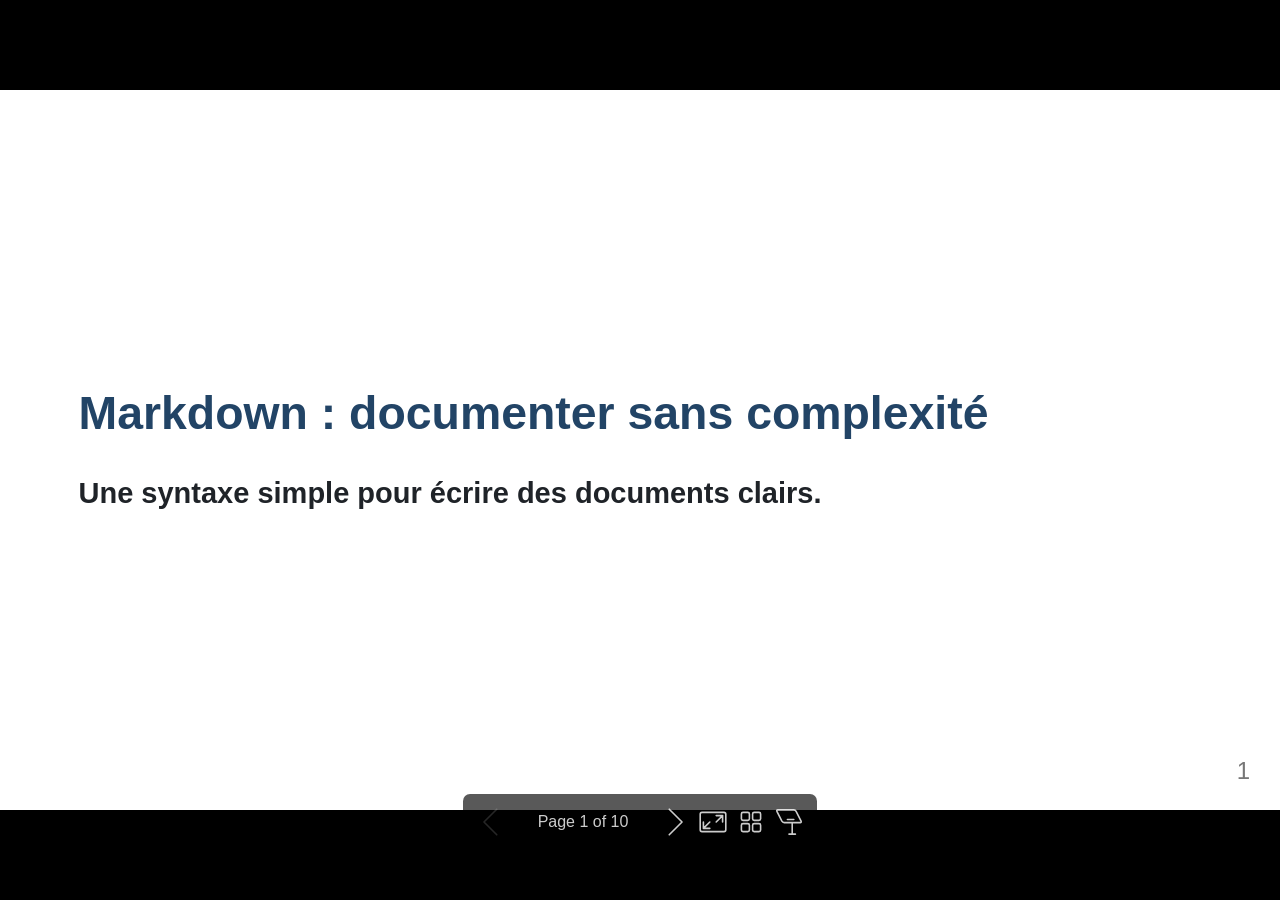
<file: lab-mark/index.html>
<!DOCTYPE html><html lang="fr-FR"><head><title>Markdown : documenter sans complexité</title><meta property="og:title" content="Markdown : documenter sans complexité"><meta charset="UTF-8"><meta name="viewport" content="width=device-width,height=device-height,initial-scale=1.0"><meta name="apple-mobile-web-app-capable" content="yes"><meta http-equiv="X-UA-Compatible" content="ie=edge"><meta property="og:type" content="website"><meta name="twitter:card" content="summary"><style>@media screen{body[data-bespoke-view=""] .bespoke-marp-parent>.bespoke-marp-osc>button,body[data-bespoke-view=next] .bespoke-marp-parent>.bespoke-marp-osc>button,body[data-bespoke-view=overview] button.bespoke-marp-overview-close,body[data-bespoke-view=presenter] .bespoke-marp-presenter-container .bespoke-marp-presenter-info-container .bespoke-marp-presenter-info-page-area .bespoke-marp-presenter-info-page,body[data-bespoke-view=presenter] .bespoke-marp-presenter-container .bespoke-marp-presenter-info-container button,body[data-bespoke-view=presenter] .bespoke-marp-presenter-container .bespoke-marp-presenter-note-container button{appearance:none;background-color:initial;border:0;color:inherit;cursor:pointer;font-size:inherit;opacity:.8;outline:none;padding:0;transition:opacity .2s linear;-webkit-tap-highlight-color:transparent}body[data-bespoke-view=""] .bespoke-marp-parent>.bespoke-marp-osc>button:disabled,body[data-bespoke-view=next] .bespoke-marp-parent>.bespoke-marp-osc>button:disabled,body[data-bespoke-view=overview] button.bespoke-marp-overview-close:disabled,body[data-bespoke-view=presenter] .bespoke-marp-presenter-container .bespoke-marp-presenter-info-container .bespoke-marp-presenter-info-page-area .bespoke-marp-presenter-info-page:disabled,body[data-bespoke-view=presenter] .bespoke-marp-presenter-container .bespoke-marp-presenter-info-container button:disabled,body[data-bespoke-view=presenter] .bespoke-marp-presenter-container .bespoke-marp-presenter-note-container button:disabled{cursor:not-allowed;opacity:.15!important}body[data-bespoke-view=""] .bespoke-marp-parent>.bespoke-marp-osc>button:hover,body[data-bespoke-view=next] .bespoke-marp-parent>.bespoke-marp-osc>button:hover,body[data-bespoke-view=overview] button.bespoke-marp-overview-close:hover,body[data-bespoke-view=presenter] .bespoke-marp-presenter-container .bespoke-marp-presenter-info-container .bespoke-marp-presenter-info-page-area .bespoke-marp-presenter-info-page:hover,body[data-bespoke-view=presenter] .bespoke-marp-presenter-container .bespoke-marp-presenter-info-container button:hover,body[data-bespoke-view=presenter] .bespoke-marp-presenter-container .bespoke-marp-presenter-note-container button:hover{opacity:1}body[data-bespoke-view=""] .bespoke-marp-parent>.bespoke-marp-osc>button:hover:active,body[data-bespoke-view=next] .bespoke-marp-parent>.bespoke-marp-osc>button:hover:active,body[data-bespoke-view=overview] button.bespoke-marp-overview-close:hover:active,body[data-bespoke-view=presenter] .bespoke-marp-presenter-container .bespoke-marp-presenter-info-container .bespoke-marp-presenter-info-page-area .bespoke-marp-presenter-info-page:hover:active,body[data-bespoke-view=presenter] .bespoke-marp-presenter-container .bespoke-marp-presenter-info-container button:hover:active,body[data-bespoke-view=presenter] .bespoke-marp-presenter-container .bespoke-marp-presenter-note-container button:hover:active{opacity:.6}body[data-bespoke-view=""] .bespoke-marp-parent>.bespoke-marp-osc>button:hover:not(:disabled),body[data-bespoke-view=next] .bespoke-marp-parent>.bespoke-marp-osc>button:hover:not(:disabled),body[data-bespoke-view=overview] button.bespoke-marp-overview-close:hover:not(:disabled),body[data-bespoke-view=presenter] .bespoke-marp-presenter-container .bespoke-marp-presenter-info-container .bespoke-marp-presenter-info-page-area .bespoke-marp-presenter-info-page:hover:not(:disabled),body[data-bespoke-view=presenter] .bespoke-marp-presenter-container .bespoke-marp-presenter-info-container button:hover:not(:disabled),body[data-bespoke-view=presenter] .bespoke-marp-presenter-container .bespoke-marp-presenter-note-container button:hover:not(:disabled){transition:none}body[data-bespoke-view=""] .bespoke-marp-parent>.bespoke-marp-osc>button[data-bespoke-marp-osc=prev],body[data-bespoke-view=next] .bespoke-marp-parent>.bespoke-marp-osc>button[data-bespoke-marp-osc=prev],body[data-bespoke-view=presenter] .bespoke-marp-presenter-container .bespoke-marp-presenter-info-container button.bespoke-marp-presenter-info-page-prev{background:#0000 url("[data-uri]") no-repeat 50%;background-size:contain;overflow:hidden;text-indent:100%;white-space:nowrap}body[data-bespoke-view=""] .bespoke-marp-parent>.bespoke-marp-osc>button[data-bespoke-marp-osc=next],body[data-bespoke-view=next] .bespoke-marp-parent>.bespoke-marp-osc>button[data-bespoke-marp-osc=next],body[data-bespoke-view=presenter] .bespoke-marp-presenter-container .bespoke-marp-presenter-info-container button.bespoke-marp-presenter-info-page-next{background:#0000 url("[data-uri]") no-repeat 50%;background-size:contain;overflow:hidden;text-indent:100%;white-space:nowrap}:is(body[data-bespoke-view=""],body[data-bespoke-view=next]) .bespoke-marp-parent>.bespoke-marp-osc>button[data-bespoke-marp-osc=fullscreen]{background:#0000 url("[data-uri]") no-repeat 50%;background-size:contain;overflow:hidden;text-indent:100%;white-space:nowrap}:is(body[data-bespoke-view=""],body[data-bespoke-view=next]) .bespoke-marp-parent>.bespoke-marp-osc>button.exit[data-bespoke-marp-osc=fullscreen]{background-image:url("[data-uri]")}:is(body[data-bespoke-view=""],body[data-bespoke-view=next]) .bespoke-marp-parent>.bespoke-marp-osc>button[data-bespoke-marp-osc=presenter]{background:#0000 url("[data-uri]") no-repeat 50%;background-size:contain;overflow:hidden;text-indent:100%;white-space:nowrap}body[data-bespoke-view=overview] button.bespoke-marp-overview-close,body[data-bespoke-view=presenter] .bespoke-marp-presenter-container .bespoke-marp-presenter-note-container button.bespoke-marp-presenter-note-bigger{background:#0000 url("[data-uri]") no-repeat 50%;background-size:contain;overflow:hidden;text-indent:100%;white-space:nowrap}body[data-bespoke-view=presenter] .bespoke-marp-presenter-container .bespoke-marp-presenter-note-container button.bespoke-marp-presenter-note-smaller{background:#0000 url("[data-uri]") no-repeat 50%;background-size:contain;overflow:hidden;text-indent:100%;white-space:nowrap}:is(body[data-bespoke-view=""],body[data-bespoke-view=next]) .bespoke-marp-parent>.bespoke-marp-osc>button[data-bespoke-marp-osc=overview]{background:#0000 url("[data-uri]") no-repeat 50%;background-size:contain;overflow:hidden;text-indent:100%;white-space:nowrap}}@keyframes __bespoke_marp_transition_reduced_outgoing__{0%{opacity:1}to{opacity:0}}@keyframes __bespoke_marp_transition_reduced_incoming__{0%{mix-blend-mode:plus-lighter;opacity:0}to{mix-blend-mode:plus-lighter;opacity:1}}.bespoke-marp-note,.bespoke-marp-osc,.bespoke-progress-parent{display:none;transition:none}@media screen{::view-transition-group(*){animation-duration:var(--marp-bespoke-transition-animation-duration,.5s);animation-timing-function:ease}::view-transition-new(*),::view-transition-old(*){animation-delay:0s;animation-direction:var(--marp-bespoke-transition-animation-direction,normal);animation-duration:var(--marp-bespoke-transition-animation-duration,.5s);animation-fill-mode:both;animation-name:var(--marp-bespoke-transition-animation-name,var(--marp-bespoke-transition-animation-name-fallback,__bespoke_marp_transition_no_animation__));mix-blend-mode:normal}::view-transition-old(*){--marp-bespoke-transition-animation-name-fallback:__bespoke_marp_transition_reduced_outgoing__;animation-timing-function:ease}::view-transition-new(*){--marp-bespoke-transition-animation-name-fallback:__bespoke_marp_transition_reduced_incoming__;animation-timing-function:ease}::view-transition-new(root),::view-transition-old(root){animation-timing-function:linear}::view-transition-new(__bespoke_marp_transition_osc__),::view-transition-old(__bespoke_marp_transition_osc__){animation-duration:0s!important;animation-name:__bespoke_marp_transition_osc__!important}::view-transition-new(__bespoke_marp_transition_osc__){opacity:0!important}.bespoke-marp-transition-warming-up::view-transition-group(*),.bespoke-marp-transition-warming-up::view-transition-new(*),.bespoke-marp-transition-warming-up::view-transition-old(*){animation-play-state:paused!important}body,html{height:100%;margin:0}body{background:#000;overflow:hidden}svg.bespoke-marp-slide{content-visibility:hidden;interactivity:inert;opacity:0;pointer-events:none;z-index:-1}svg.bespoke-marp-slide:not(.bespoke-marp-active) *{view-transition-name:none!important}svg.bespoke-marp-slide.bespoke-marp-active{content-visibility:visible;interactivity:auto;opacity:1;pointer-events:auto;z-index:0}svg.bespoke-marp-slide.bespoke-marp-active.bespoke-marp-active-ready *{animation-name:__bespoke_marp__!important}@supports not (content-visibility:hidden){svg.bespoke-marp-slide[data-bespoke-marp-load=hideable]{display:none}svg.bespoke-marp-slide[data-bespoke-marp-load=hideable].bespoke-marp-active{display:block}}}@media screen and (prefers-reduced-motion:reduce){svg.bespoke-marp-slide *{view-transition-name:none!important}}@media screen{[data-bespoke-marp-fragment=inactive]{visibility:hidden}:is(body[data-bespoke-view=""],body[data-bespoke-view=next]) .bespoke-marp-parent{inset:0;position:absolute}:is(body[data-bespoke-view=""],body[data-bespoke-view=next]) .bespoke-marp-parent>.bespoke-marp-osc{background:#000000a6;border-radius:7px;bottom:50px;color:#fff;contain:paint;display:block;font-family:Helvetica,Arial,sans-serif;font-size:16px;left:50%;line-height:0;opacity:1;padding:12px;position:absolute;touch-action:manipulation;transform:translateX(-50%);transition:opacity .2s linear;-webkit-user-select:none;user-select:none;view-transition-name:__bespoke_marp_transition_osc__;white-space:nowrap;will-change:transform;z-index:1}:is(body[data-bespoke-view=""],body[data-bespoke-view=next]) .bespoke-marp-parent>.bespoke-marp-osc>:where(*){margin-left:6px}:is(body[data-bespoke-view=""],body[data-bespoke-view=next]) .bespoke-marp-parent>.bespoke-marp-osc>:where(*):where(:first-child){margin-left:0}:is(body[data-bespoke-view=""],body[data-bespoke-view=next]) .bespoke-marp-parent>.bespoke-marp-osc>span{opacity:.8}:is(body[data-bespoke-view=""],body[data-bespoke-view=next]) .bespoke-marp-parent>.bespoke-marp-osc>span[data-bespoke-marp-osc=page]{display:inline-block;min-width:140px;text-align:center}:is(body[data-bespoke-view=""],body[data-bespoke-view=next]) .bespoke-marp-parent>.bespoke-marp-osc>button[data-bespoke-marp-osc=fullscreen],:is(body[data-bespoke-view=""],body[data-bespoke-view=next]) .bespoke-marp-parent>.bespoke-marp-osc>button[data-bespoke-marp-osc=next],:is(body[data-bespoke-view=""],body[data-bespoke-view=next]) .bespoke-marp-parent>.bespoke-marp-osc>button[data-bespoke-marp-osc=overview],:is(body[data-bespoke-view=""],body[data-bespoke-view=next]) .bespoke-marp-parent>.bespoke-marp-osc>button[data-bespoke-marp-osc=presenter],:is(body[data-bespoke-view=""],body[data-bespoke-view=next]) .bespoke-marp-parent>.bespoke-marp-osc>button[data-bespoke-marp-osc=prev]{height:32px;line-height:32px;width:32px}:is(body[data-bespoke-view=""],body[data-bespoke-view=next]) .bespoke-marp-parent.bespoke-marp-inactive{cursor:none}:is(body[data-bespoke-view=""],body[data-bespoke-view=next]) .bespoke-marp-parent.bespoke-marp-inactive>.bespoke-marp-osc{opacity:0;pointer-events:none}:is(body[data-bespoke-view=""],body[data-bespoke-view=next]) svg.bespoke-marp-slide{height:100%;left:0;position:absolute;top:0;width:100%}body[data-bespoke-view=""] .bespoke-progress-parent{background:#222;display:flex;height:5px;width:100%}body[data-bespoke-view=""] .bespoke-progress-parent+:where(.bespoke-marp-parent){top:5px}body[data-bespoke-view=""] .bespoke-progress-parent .bespoke-progress-bar{background:#0288d1;flex:0 0 0;transition:flex-basis .2s cubic-bezier(0,1,1,1)}body[data-bespoke-view=next]{background:#0000}body[data-bespoke-view=presenter]{background:#161616}body[data-bespoke-view=presenter] .bespoke-marp-presenter-container{display:grid;font-family:Helvetica,Arial,sans-serif;grid-template:"current dragbar next" minmax(140px,1fr) "current dragbar note" 2fr "info    dragbar note" 3em;grid-template-columns:minmax(3px,var(--bespoke-marp-presenter-split-ratio,66%)) 0 minmax(3px,1fr);height:100%;left:0;position:absolute;top:0;width:100%}body[data-bespoke-view=presenter] .bespoke-marp-presenter-container :where(.bespoke-marp-parent){grid-area:current;overflow:hidden;position:relative}body[data-bespoke-view=presenter] .bespoke-marp-presenter-container :where(.bespoke-marp-parent) :where(svg.bespoke-marp-slide){height:calc(100% - 40px);left:20px;pointer-events:none;position:absolute;top:20px;-webkit-user-select:none;user-select:none;width:calc(100% - 40px)}body[data-bespoke-view=presenter] .bespoke-marp-presenter-container :where(.bespoke-marp-parent) :where(svg.bespoke-marp-slide).bespoke-marp-active{filter:drop-shadow(0 3px 10px rgba(0,0,0,.5))}body[data-bespoke-view=presenter] .bespoke-marp-presenter-container .bespoke-marp-presenter-dragbar-container{background:#0288d1;cursor:col-resize;grid-area:dragbar;margin-left:-3px;opacity:0;position:relative;transition:opacity .4s linear .1s;width:6px;z-index:10}body[data-bespoke-view=presenter] .bespoke-marp-presenter-container .bespoke-marp-presenter-dragbar-container:hover{opacity:1}body[data-bespoke-view=presenter] .bespoke-marp-presenter-container .bespoke-marp-presenter-dragbar-container.active{opacity:1;transition-delay:0s}body[data-bespoke-view=presenter] .bespoke-marp-presenter-container .bespoke-marp-presenter-next-container{background:#222;cursor:pointer;display:none;grid-area:next;overflow:hidden;position:relative}body[data-bespoke-view=presenter] .bespoke-marp-presenter-container .bespoke-marp-presenter-next-container.active{display:block}body[data-bespoke-view=presenter] .bespoke-marp-presenter-container .bespoke-marp-presenter-next-container iframe.bespoke-marp-presenter-next{background:#0000;border:0;display:block;filter:drop-shadow(0 3px 10px rgba(0,0,0,.5));height:calc(100% - 40px);left:20px;pointer-events:none;position:absolute;interactivity:inert;top:20px;-webkit-user-select:none;user-select:none;width:calc(100% - 40px)}body[data-bespoke-view=presenter] .bespoke-marp-presenter-container .bespoke-marp-presenter-note-container{background:#222;color:#eee;grid-area:note;position:relative;z-index:1}body[data-bespoke-view=presenter] .bespoke-marp-presenter-container .bespoke-marp-presenter-note-container button{height:1.5em;line-height:1.5em;width:1.5em}body[data-bespoke-view=presenter] .bespoke-marp-presenter-container .bespoke-marp-presenter-note-container .bespoke-marp-presenter-note-wrapper{display:block;inset:0;position:absolute}body[data-bespoke-view=presenter] .bespoke-marp-presenter-container .bespoke-marp-presenter-note-container .bespoke-marp-presenter-note-buttons{background:#000000a6;border-radius:4px;bottom:0;display:flex;gap:4px;margin:12px;opacity:0;padding:6px;pointer-events:none;position:absolute;right:0;transition:opacity .2s linear}body[data-bespoke-view=presenter] .bespoke-marp-presenter-container .bespoke-marp-presenter-note-container .bespoke-marp-presenter-note-buttons:focus-within,body[data-bespoke-view=presenter] .bespoke-marp-presenter-container .bespoke-marp-presenter-note-container .bespoke-marp-presenter-note-wrapper:focus-within+.bespoke-marp-presenter-note-buttons,body[data-bespoke-view=presenter] .bespoke-marp-presenter-container .bespoke-marp-presenter-note-container:hover .bespoke-marp-presenter-note-buttons{opacity:1;pointer-events:auto}body[data-bespoke-view=presenter] .bespoke-marp-presenter-container .bespoke-marp-presenter-note-container .bespoke-marp-note{box-sizing:border-box;font-size:calc(1.1em*var(--bespoke-marp-note-font-scale, 1));height:calc(100% - 40px);margin:20px;overflow:auto;padding-right:3px;white-space:pre-wrap;width:calc(100% - 40px);word-wrap:break-word;scrollbar-color:#eeeeee80 #0000;scrollbar-width:thin}body[data-bespoke-view=presenter] .bespoke-marp-presenter-container .bespoke-marp-presenter-note-container .bespoke-marp-note::-webkit-scrollbar{width:6px}body[data-bespoke-view=presenter] .bespoke-marp-presenter-container .bespoke-marp-presenter-note-container .bespoke-marp-note::-webkit-scrollbar-track{background:#0000}body[data-bespoke-view=presenter] .bespoke-marp-presenter-container .bespoke-marp-presenter-note-container .bespoke-marp-note::-webkit-scrollbar-thumb{background:#eeeeee80;border-radius:6px}body[data-bespoke-view=presenter] .bespoke-marp-presenter-container .bespoke-marp-presenter-note-container .bespoke-marp-note:empty{pointer-events:none}body[data-bespoke-view=presenter] .bespoke-marp-presenter-container .bespoke-marp-presenter-note-container .bespoke-marp-note.active{display:block}body[data-bespoke-view=presenter] .bespoke-marp-presenter-container .bespoke-marp-presenter-note-container .bespoke-marp-note p:first-child{margin-top:0}body[data-bespoke-view=presenter] .bespoke-marp-presenter-container .bespoke-marp-presenter-note-container .bespoke-marp-note p:last-child{margin-bottom:0}body[data-bespoke-view=presenter] .bespoke-marp-presenter-container .bespoke-marp-presenter-info-container{align-items:center;box-sizing:border-box;color:#eee;display:flex;flex-wrap:nowrap;grid-area:info;justify-content:center;overflow:hidden;padding:0 10px}body[data-bespoke-view=presenter] .bespoke-marp-presenter-container .bespoke-marp-presenter-info-container :is(.bespoke-marp-presenter-info-page-area,.bespoke-marp-presenter-info-time,.bespoke-marp-presenter-info-timer){box-sizing:border-box;display:block;padding:0 10px;white-space:nowrap;width:100%}body[data-bespoke-view=presenter] .bespoke-marp-presenter-container .bespoke-marp-presenter-info-container button{height:1.5em;line-height:1.5em;width:1.5em}body[data-bespoke-view=presenter] .bespoke-marp-presenter-container .bespoke-marp-presenter-info-container .bespoke-marp-presenter-info-page-area{order:2;text-align:center}body[data-bespoke-view=presenter] .bespoke-marp-presenter-container .bespoke-marp-presenter-info-container .bespoke-marp-presenter-info-page-area .bespoke-marp-presenter-info-page{display:inline-block;min-width:120px;text-align:center}body[data-bespoke-view=presenter] .bespoke-marp-presenter-container .bespoke-marp-presenter-info-container .bespoke-marp-presenter-info-time{color:#999;order:1;text-align:left}body[data-bespoke-view=presenter] .bespoke-marp-presenter-container .bespoke-marp-presenter-info-container .bespoke-marp-presenter-info-timer{color:#999;order:3;text-align:right}body[data-bespoke-view=presenter] .bespoke-marp-presenter-container .bespoke-marp-presenter-info-container .bespoke-marp-presenter-info-timer:hover{cursor:pointer}body[data-bespoke-view=overview]{background:#161616;overflow:auto}body[data-bespoke-view=overview] [data-bespoke-marp-fragment=inactive]{visibility:visible}body[data-bespoke-view=overview] .bespoke-marp-overview-header{backdrop-filter:blur(4px);background:#222222d9;box-shadow:0 3px 10px #00000080;box-sizing:border-box;display:flex;height:48px;inset:0 0 auto;justify-content:flex-end;padding:10px;position:fixed;z-index:1}body[data-bespoke-view=overview] button.bespoke-marp-overview-close{height:28px;line-height:28px;transform:rotate(45deg);width:28px}body[data-bespoke-view=overview] .bespoke-marp-parent{display:grid;gap:40px;grid-template-columns:repeat(auto-fit,minmax(0,240px));justify-content:space-around;padding:30px}body[data-bespoke-view=overview] .bespoke-marp-parent svg.bespoke-marp-slide{--bov-selected:#0000;--bov-focus:#161616;--bov-focus-outline:#0000;background-image:conic-gradient(#161616 0 0),conic-gradient(var(--bov-focus) 0 0),conic-gradient(var(--bov-focus-outline) 0 0),conic-gradient(var(--bov-selected) 0 0);background-position:5px 5px,3px 3px,2px 2px,0 0;background-repeat:no-repeat;background-size:calc(100% - 10px) calc(100% - 10px),calc(100% - 6px) calc(100% - 6px),calc(100% - 4px) calc(100% - 4px),100% 100%;content-visibility:visible;cursor:pointer;filter:drop-shadow(0 3px 10px rgba(0,0,0,.5));margin:-6px;padding:6px;interactivity:auto;opacity:1;outline:0;pointer-events:auto;scroll-margin-block:30px;width:100%;z-index:0}body[data-bespoke-view=overview] .bespoke-marp-parent svg.bespoke-marp-slide *,body[data-bespoke-view=overview] .bespoke-marp-parent svg.bespoke-marp-slide.bespoke-marp-active *{pointer-events:none;interactivity:inert}body[data-bespoke-view=overview] .bespoke-marp-parent :is(svg.bespoke-marp-slide:active,svg.bespoke-marp-slide:focus-visible,svg.bespoke-marp-slide:hover){--bov-focus-outline:#161616}body[data-bespoke-view=overview] .bespoke-marp-parent svg.bespoke-marp-slide:focus-visible,body[data-bespoke-view=overview] .bespoke-marp-parent svg.bespoke-marp-slide:hover{--bov-focus:#999}body[data-bespoke-view=overview] .bespoke-marp-parent svg.bespoke-marp-slide:active{--bov-focus:#eee}body[data-bespoke-view=overview] .bespoke-marp-parent svg.bespoke-marp-slide.bespoke-marp-active{--bov-selected:#0288d1}body[data-bespoke-view=overview]:has(.bespoke-marp-overview-header) .bespoke-marp-parent{padding-top:78px}body[data-bespoke-view=overview]:has(.bespoke-marp-overview-header) .bespoke-marp-parent svg.bespoke-marp-slide{scroll-margin-top:78px}.bespoke-marp-overview{background:#000000a6;inset:0;opacity:0;pointer-events:none;position:fixed;transition:opacity .1s ease;z-index:10}.bespoke-marp-overview iframe{background:#222;border:0;display:block;height:100%;left:0;position:absolute;top:0;width:100%}.bespoke-marp-overview[data-open="1"]{opacity:1;pointer-events:auto}}@media print{.bespoke-marp-overview,.bespoke-marp-presenter-info-container,.bespoke-marp-presenter-next-container,.bespoke-marp-presenter-note-container{display:none}}</style><style>div#\:\$p > svg > foreignObject > section{width:1280px;height:720px;box-sizing:border-box;overflow:hidden;position:relative;scroll-snap-align:center center;-webkit-text-size-adjust:100%;text-size-adjust:100%}div#\:\$p > svg > foreignObject > section::after{bottom:0;content:attr(data-marpit-pagination);padding:inherit;pointer-events:none;position:absolute;right:0}div#\:\$p > svg > foreignObject > section:not([data-marpit-pagination])::after{display:none}div#\:\$p > svg > foreignObject > section :where(:is(h1, marp-h1)){font-size:2em;margin-block:0.67em}div#\:\$p > svg > foreignObject > section section:where(:is(h1, marp-h1)){--marpit-root-font-size: 2em}div#\:\$p > svg > foreignObject > section video::-webkit-media-controls{will-change:transform}@page {size:1280px 720px;margin:0}@media print{html, body{background-color:#fff;margin:0;page-break-inside:avoid;break-inside:avoid-page}div#\:\$p > svg > foreignObject > section{page-break-before:always;break-before:page}div#\:\$p > svg > foreignObject > section, div#\:\$p > svg > foreignObject > section *{-webkit-print-color-adjust:exact!important;animation-delay:0s!important;animation-duration:0s!important;color-adjust:exact!important;print-color-adjust:exact!important;transition:none!important}div#\:\$p > svg[data-marpit-svg]{display:block;height:100vh;width:100vw}}div#\:\$p > svg > foreignObject > :where(section){container-type:size}div#\:\$p > svg > foreignObject > section img[data-marp-twemoji]{background:transparent;height:1em;margin:0 .05em 0 .1em;vertical-align:-.1em;width:1em}div#\:\$p > svg > foreignObject > section{--fgColor-danger:light-dark(#d1242f, #f85149);--bgColor-attention-muted:light-dark(#fff8c5, #bb800926);--bgColor-muted:light-dark(#f6f8fa, #151b23);--bgColor-neutral-muted:light-dark(#818b981f, #656c7633);--borderColor-accent-emphasis:light-dark(#0969da, #1f6feb);--borderColor-attention-emphasis:light-dark(#9a6700, #9e6a03);--borderColor-danger-emphasis:light-dark(#cf222e, #da3633);--borderColor-default:light-dark(#d1d9e0, #3d444d);--borderColor-done-emphasis:light-dark(#8250df, #8957e5);--borderColor-success-emphasis:light-dark(#1a7f37, #238636);--color-prettylights-syntax-brackethighlighter-angle:light-dark(#59636e, #9198a1);--color-prettylights-syntax-brackethighlighter-unmatched:light-dark(#82071e, #f85149);--color-prettylights-syntax-carriage-return-bg:light-dark(#cf222e, #b62324);--color-prettylights-syntax-carriage-return-text:light-dark(#f6f8fa, #f0f6fc);--color-prettylights-syntax-comment:light-dark(#59636e, #9198a1);--color-prettylights-syntax-constant:light-dark(#0550ae, #79c0ff);--color-prettylights-syntax-constant-other-reference-link:light-dark(#0a3069, #a5d6ff);--color-prettylights-syntax-entity:light-dark(#6639ba, #d2a8ff);--color-prettylights-syntax-entity-tag:light-dark(#0550ae, #7ee787);--color-prettylights-syntax-invalid-illegal-text:light-dark(var(--fgColor-danger), var(--fgColor-danger));--color-prettylights-syntax-keyword:light-dark(#cf222e, #ff7b72);--color-prettylights-syntax-markup-changed-bg:light-dark(#ffd8b5, #5a1e02);--color-prettylights-syntax-markup-changed-text:light-dark(#953800, #ffdfb6);--color-prettylights-syntax-markup-deleted-bg:light-dark(#ffebe9, #67060c);--color-prettylights-syntax-markup-deleted-text:light-dark(#82071e, #ffdcd7);--color-prettylights-syntax-markup-heading:light-dark(#0550ae, #1f6feb);--color-prettylights-syntax-markup-ignored-bg:light-dark(#0550ae, #1158c7);--color-prettylights-syntax-markup-ignored-text:light-dark(#d1d9e0, #f0f6fc);--color-prettylights-syntax-markup-inserted-bg:light-dark(#dafbe1, #033a16);--color-prettylights-syntax-markup-inserted-text:light-dark(#116329, #aff5b4);--color-prettylights-syntax-markup-list:light-dark(#3b2300, #f2cc60);--color-prettylights-syntax-meta-diff-range:light-dark(#8250df, #d2a8ff);--color-prettylights-syntax-string:light-dark(#0a3069, #a5d6ff);--color-prettylights-syntax-string-regexp:light-dark(#116329, #7ee787);--color-prettylights-syntax-sublimelinter-gutter-mark:light-dark(#818b98, #3d444d);--color-prettylights-syntax-variable:light-dark(#953800, #ffa657);--fgColor-accent:light-dark(#0969da, #4493f8);--fgColor-attention:light-dark(#9a6700, #d29922);--fgColor-done:light-dark(#8250df, #ab7df8);--fgColor-muted:light-dark(#59636e, #9198a1);--fgColor-success:light-dark(#1a7f37, #3fb950);--bgColor-default:light-dark(#fff, #0d1117);--borderColor-muted:light-dark(#d1d9e0b3, #3d444db3);--color-prettylights-syntax-invalid-illegal-bg:light-dark(var(--bgColor-danger-muted), var(--bgColor-danger-muted));--color-prettylights-syntax-markup-bold:light-dark(#1f2328, #f0f6fc);--color-prettylights-syntax-markup-italic:light-dark(#1f2328, #f0f6fc);--color-prettylights-syntax-storage-modifier-import:light-dark(#1f2328, #f0f6fc);--fgColor-default:light-dark(#1f2328, #f0f6fc);--focus-outlineColor:light-dark(var(--borderColor-accent-emphasis), var(--borderColor-accent-emphasis));--borderColor-neutral-muted:light-dark(var(--borderColor-muted), var(--borderColor-muted));--base-size-16:calc(var(--marpit-root-font-size, 1rem) * 1);--base-size-24:calc(var(--marpit-root-font-size, 1rem) * 1.5);--base-size-4:calc(var(--marpit-root-font-size, 1rem) * 0.25);--base-size-40:calc(var(--marpit-root-font-size, 1rem) * 2.5);--base-size-8:calc(var(--marpit-root-font-size, 1rem) * 0.5);--base-text-weight-medium:500;--base-text-weight-normal:400;--base-text-weight-semibold:600;--fontStack-monospace:ui-monospace, SFMono-Regular, SF Mono, Menlo, Consolas, Liberation Mono, monospace;--fontStack-sansSerif:-apple-system, BlinkMacSystemFont, "Segoe UI", "Noto Sans", Helvetica, Arial, sans-serif, "Apple Color Emoji", "Segoe UI Emoji";}/*!
 * Marp default theme.
 *
 * @theme default
 * @author Yuki Hattori
 *
 * @auto-scaling true
 * @size 16:9 1280px 720px
 * @size 4:3 960px 720px
 */div#\:\$p > svg > foreignObject > section [data-theme=light],div#\:\$p > svg > foreignObject > section{color-scheme:light}div#\:\$p > svg > foreignObject > section [data-theme=dark],div#\:\$p > svg > foreignObject > section:where(.invert){color-scheme:dark}div#\:\$p > svg > foreignObject > section{-ms-text-size-adjust:100%;-webkit-text-size-adjust:100%;margin:0;font-weight:var(--base-text-weight-normal, 400);color:var(--fgColor-default);background-color:var(--bgColor-default);font-family:var(--fontStack-sansSerif, -apple-system, BlinkMacSystemFont, "Segoe UI", "Noto Sans", Helvetica, Arial, sans-serif, "Apple Color Emoji", "Segoe UI Emoji");font-size:16px;line-height:1.5;word-wrap:break-word}div#\:\$p > svg > foreignObject > section{--marpit-root-font-size:16px}div#\:\$p > svg > foreignObject > section a{text-decoration:underline;text-underline-offset:calc(var(--marpit-root-font-size, 1rem) * .2)}div#\:\$p > svg > foreignObject > section :is(h1, marp-h1):hover .anchor .octicon-link:before,div#\:\$p > svg > foreignObject > section :is(h2, marp-h2):hover .anchor .octicon-link:before,div#\:\$p > svg > foreignObject > section :is(h3, marp-h3):hover .anchor .octicon-link:before,div#\:\$p > svg > foreignObject > section :is(h4, marp-h4):hover .anchor .octicon-link:before,div#\:\$p > svg > foreignObject > section :is(h5, marp-h5):hover .anchor .octicon-link:before,div#\:\$p > svg > foreignObject > section :is(h6, marp-h6):hover .anchor .octicon-link:before{width:16px;height:16px;content:" ";display:inline-block;background-color:currentColor;-webkit-mask-image:url('data:image/svg+xml;charset=utf-8,<svg xmlns="http://www.w3.org/2000/svg" aria-hidden="true" viewBox="0 0 16 16"><path fill-rule="evenodd" d="M7.775 3.275a.75.75 0 0 0 1.06 1.06l1.25-1.25a2 2 0 1 1 2.83 2.83l-2.5 2.5a2 2 0 0 1-2.83 0 .75.75 0 0 0-1.06 1.06 3.5 3.5 0 0 0 4.95 0l2.5-2.5a3.5 3.5 0 0 0-4.95-4.95zm-4.69 9.64a2 2 0 0 1 0-2.83l2.5-2.5a2 2 0 0 1 2.83 0 .75.75 0 0 0 1.06-1.06 3.5 3.5 0 0 0-4.95 0l-2.5 2.5a3.5 3.5 0 0 0 4.95 4.95l1.25-1.25a.75.75 0 0 0-1.06-1.06l-1.25 1.25a2 2 0 0 1-2.83 0"/></svg>');mask-image:url('data:image/svg+xml;charset=utf-8,<svg xmlns="http://www.w3.org/2000/svg" aria-hidden="true" viewBox="0 0 16 16"><path fill-rule="evenodd" d="M7.775 3.275a.75.75 0 0 0 1.06 1.06l1.25-1.25a2 2 0 1 1 2.83 2.83l-2.5 2.5a2 2 0 0 1-2.83 0 .75.75 0 0 0-1.06 1.06 3.5 3.5 0 0 0 4.95 0l2.5-2.5a3.5 3.5 0 0 0-4.95-4.95zm-4.69 9.64a2 2 0 0 1 0-2.83l2.5-2.5a2 2 0 0 1 2.83 0 .75.75 0 0 0 1.06-1.06 3.5 3.5 0 0 0-4.95 0l-2.5 2.5a3.5 3.5 0 0 0 4.95 4.95l1.25-1.25a.75.75 0 0 0-1.06-1.06l-1.25 1.25a2 2 0 0 1-2.83 0"/></svg>')}div#\:\$p > svg > foreignObject > section details,div#\:\$p > svg > foreignObject > section figcaption,div#\:\$p > svg > foreignObject > section figure{display:block}div#\:\$p > svg > foreignObject > section summary{display:list-item}div#\:\$p > svg > foreignObject > section [hidden]{display:none!important}div#\:\$p > svg > foreignObject > section a{background-color:transparent;color:var(--fgColor-accent);text-decoration:none}div#\:\$p > svg > foreignObject > section abbr[title]{border-bottom:none;-webkit-text-decoration:underline dotted;text-decoration:underline dotted}div#\:\$p > svg > foreignObject > section b,div#\:\$p > svg > foreignObject > section strong{font-weight:var(--base-text-weight-semibold, 600)}div#\:\$p > svg > foreignObject > section dfn{font-style:italic}div#\:\$p > svg > foreignObject > section :is(h1, marp-h1){margin:.67em 0;font-weight:var(--base-text-weight-semibold, 600);padding-bottom:.3em;font-size:2em;border-bottom:1px solid var(--borderColor-muted)}div#\:\$p > svg > foreignObject > section mark{background-color:var(--bgColor-attention-muted);color:var(--fgColor-default)}div#\:\$p > svg > foreignObject > section small{font-size:90%}div#\:\$p > svg > foreignObject > section sub,div#\:\$p > svg > foreignObject > section sup{font-size:75%;line-height:0;position:relative;vertical-align:baseline}div#\:\$p > svg > foreignObject > section sub{bottom:-.25em}div#\:\$p > svg > foreignObject > section sup{top:-.5em}div#\:\$p > svg > foreignObject > section img{border-style:none;max-width:100%;box-sizing:content-box}div#\:\$p > svg > foreignObject > section code,div#\:\$p > svg > foreignObject > section kbd,div#\:\$p > svg > foreignObject > section :is(pre, marp-pre),div#\:\$p > svg > foreignObject > section samp{font-family:monospace;font-size:1em}div#\:\$p > svg > foreignObject > section figure{margin:1em var(--base-size-40)}div#\:\$p > svg > foreignObject > section hr{box-sizing:content-box;overflow:hidden;background:transparent;height:.25em;padding:0;margin:var(--base-size-24) 0;background-color:var(--borderColor-default);border:0}div#\:\$p > svg > foreignObject > section input{font:inherit;margin:0;overflow:visible;font-family:inherit;font-size:inherit;line-height:inherit}div#\:\$p > svg > foreignObject > section [type=button],div#\:\$p > svg > foreignObject > section [type=reset],div#\:\$p > svg > foreignObject > section [type=submit]{-webkit-appearance:button;-moz-appearance:button;appearance:button}div#\:\$p > svg > foreignObject > section [type=checkbox],div#\:\$p > svg > foreignObject > section [type=radio]{box-sizing:border-box;padding:0}div#\:\$p > svg > foreignObject > section [type=number]::-webkit-inner-spin-button,div#\:\$p > svg > foreignObject > section [type=number]::-webkit-outer-spin-button{height:auto}div#\:\$p > svg > foreignObject > section [type=search]::-webkit-search-cancel-button,div#\:\$p > svg > foreignObject > section [type=search]::-webkit-search-decoration{-webkit-appearance:none;appearance:none}div#\:\$p > svg > foreignObject > section ::-webkit-input-placeholder{color:inherit;opacity:.54}div#\:\$p > svg > foreignObject > section ::-webkit-file-upload-button{-webkit-appearance:button;appearance:button;font:inherit}div#\:\$p > svg > foreignObject > section a:hover{text-decoration:underline}div#\:\$p > svg > foreignObject > section ::-moz-placeholder{color:var(--fgColor-muted);opacity:1}div#\:\$p > svg > foreignObject > section ::placeholder{color:var(--fgColor-muted);opacity:1}div#\:\$p > svg > foreignObject > section hr:after,div#\:\$p > svg > foreignObject > section hr:before{display:table;content:""}div#\:\$p > svg > foreignObject > section hr:after{clear:both}div#\:\$p > svg > foreignObject > section table{border-spacing:0;border-collapse:collapse;display:block;width:-moz-max-content;width:max-content;max-width:100%;overflow:auto;font-variant:tabular-nums}div#\:\$p > svg > foreignObject > section td,div#\:\$p > svg > foreignObject > section th{padding:0}div#\:\$p > svg > foreignObject > section details summary{cursor:pointer}div#\:\$p > svg > foreignObject > section [role=button]:focus,div#\:\$p > svg > foreignObject > section a:focus,div#\:\$p > svg > foreignObject > section input[type=checkbox]:focus,div#\:\$p > svg > foreignObject > section input[type=radio]:focus{outline:2px solid var(--focus-outlineColor);outline-offset:-2px;box-shadow:none}div#\:\$p > svg > foreignObject > section [role=button]:focus:not(:focus-visible),div#\:\$p > svg > foreignObject > section a:focus:not(:focus-visible),div#\:\$p > svg > foreignObject > section input[type=checkbox]:focus:not(:focus-visible),div#\:\$p > svg > foreignObject > section input[type=radio]:focus:not(:focus-visible){outline:1px solid transparent}div#\:\$p > svg > foreignObject > section [role=button]:focus-visible,div#\:\$p > svg > foreignObject > section a:focus-visible,div#\:\$p > svg > foreignObject > section input[type=checkbox]:focus-visible,div#\:\$p > svg > foreignObject > section input[type=radio]:focus-visible{outline:2px solid var(--focus-outlineColor);outline-offset:-2px;box-shadow:none}div#\:\$p > svg > foreignObject > section a:not([class]):focus,div#\:\$p > svg > foreignObject > section a:not([class]):focus-visible,div#\:\$p > svg > foreignObject > section input[type=checkbox]:focus,div#\:\$p > svg > foreignObject > section input[type=checkbox]:focus-visible,div#\:\$p > svg > foreignObject > section input[type=radio]:focus,div#\:\$p > svg > foreignObject > section input[type=radio]:focus-visible{outline-offset:0}div#\:\$p > svg > foreignObject > section kbd{display:inline-block;padding:var(--base-size-4);font:11px var(--fontStack-monospace, ui-monospace, SFMono-Regular, SF Mono, Menlo, Consolas, Liberation Mono, monospace);line-height:10px;color:var(--fgColor-default);vertical-align:middle;background-color:var(--bgColor-muted);border-bottom-color:var(--borderColor-neutral-muted);border:1px solid var(--borderColor-neutral-muted);border-radius:6px;box-shadow:inset 0 -1px 0 var(--borderColor-neutral-muted)}div#\:\$p > svg > foreignObject > section :is(h1, marp-h1),div#\:\$p > svg > foreignObject > section :is(h2, marp-h2),div#\:\$p > svg > foreignObject > section :is(h3, marp-h3),div#\:\$p > svg > foreignObject > section :is(h4, marp-h4),div#\:\$p > svg > foreignObject > section :is(h5, marp-h5),div#\:\$p > svg > foreignObject > section :is(h6, marp-h6){margin-top:var(--base-size-24);margin-bottom:var(--base-size-16);font-weight:var(--base-text-weight-semibold, 600);line-height:1.25}div#\:\$p > svg > foreignObject > section :is(h2, marp-h2){padding-bottom:.3em;font-size:1.5em;border-bottom:1px solid var(--borderColor-muted)}div#\:\$p > svg > foreignObject > section :is(h2, marp-h2),div#\:\$p > svg > foreignObject > section :is(h3, marp-h3){font-weight:var(--base-text-weight-semibold, 600)}div#\:\$p > svg > foreignObject > section :is(h3, marp-h3){font-size:1.25em}div#\:\$p > svg > foreignObject > section :is(h4, marp-h4){font-size:1em}div#\:\$p > svg > foreignObject > section :is(h4, marp-h4),div#\:\$p > svg > foreignObject > section :is(h5, marp-h5){font-weight:var(--base-text-weight-semibold, 600)}div#\:\$p > svg > foreignObject > section :is(h5, marp-h5){font-size:.875em}div#\:\$p > svg > foreignObject > section :is(h6, marp-h6){font-weight:var(--base-text-weight-semibold, 600);font-size:.85em;color:var(--fgColor-muted)}div#\:\$p > svg > foreignObject > section p{margin-top:0;margin-bottom:10px}div#\:\$p > svg > foreignObject > section blockquote{margin:0;padding:0 1em;color:var(--fgColor-muted);border-left:.25em solid var(--borderColor-default)}div#\:\$p > svg > foreignObject > section ol,div#\:\$p > svg > foreignObject > section ul{margin-top:0;margin-bottom:0;padding-left:2em}div#\:\$p > svg > foreignObject > section ol ol,div#\:\$p > svg > foreignObject > section ul ol{list-style-type:lower-roman}div#\:\$p > svg > foreignObject > section ol ol ol,div#\:\$p > svg > foreignObject > section ol ul ol,div#\:\$p > svg > foreignObject > section ul ol ol,div#\:\$p > svg > foreignObject > section ul ul ol{list-style-type:lower-alpha}div#\:\$p > svg > foreignObject > section dd{margin-left:0}div#\:\$p > svg > foreignObject > section code,div#\:\$p > svg > foreignObject > section :is(pre, marp-pre),div#\:\$p > svg > foreignObject > section samp,div#\:\$p > svg > foreignObject > section tt{font-family:var(--fontStack-monospace, ui-monospace, SFMono-Regular, SF Mono, Menlo, Consolas, Liberation Mono, monospace);font-size:12px}div#\:\$p > svg > foreignObject > section :is(pre, marp-pre){margin-top:0;margin-bottom:0;word-wrap:normal}div#\:\$p > svg > foreignObject > section .octicon{display:inline-block;overflow:visible!important;vertical-align:text-bottom;fill:currentColor}div#\:\$p > svg > foreignObject > section input::-webkit-inner-spin-button,div#\:\$p > svg > foreignObject > section input::-webkit-outer-spin-button{margin:0;-webkit-appearance:none;appearance:none}div#\:\$p > svg > foreignObject > section .mr-2{margin-right:var(--base-size-8, 8px)!important}div#\:\$p > svg > foreignObject > section:after,div#\:\$p > svg > foreignObject > section:before{display:table}div#\:\$p > svg > foreignObject > section:after{clear:both}div#\:\$p > svg > foreignObject > section>:first-child{margin-top:0!important}div#\:\$p > svg > foreignObject > section>:last-child{margin-bottom:0!important}div#\:\$p > svg > foreignObject > section a:not([href]){color:inherit;text-decoration:none}div#\:\$p > svg > foreignObject > section .absent{color:var(--fgColor-danger)}div#\:\$p > svg > foreignObject > section .anchor{float:left;padding-right:var(--base-size-4);margin-left:-20px;line-height:1}div#\:\$p > svg > foreignObject > section .anchor:focus{outline:none}div#\:\$p > svg > foreignObject > section blockquote,div#\:\$p > svg > foreignObject > section details,div#\:\$p > svg > foreignObject > section dl,div#\:\$p > svg > foreignObject > section ol,div#\:\$p > svg > foreignObject > section p,div#\:\$p > svg > foreignObject > section :is(pre, marp-pre),div#\:\$p > svg > foreignObject > section table,div#\:\$p > svg > foreignObject > section ul{margin-top:0;margin-bottom:var(--base-size-16)}div#\:\$p > svg > foreignObject > section blockquote>:first-child{margin-top:0}div#\:\$p > svg > foreignObject > section blockquote>:last-child{margin-bottom:0}div#\:\$p > svg > foreignObject > section :is(h1, marp-h1) .octicon-link,div#\:\$p > svg > foreignObject > section :is(h2, marp-h2) .octicon-link,div#\:\$p > svg > foreignObject > section :is(h3, marp-h3) .octicon-link,div#\:\$p > svg > foreignObject > section :is(h4, marp-h4) .octicon-link,div#\:\$p > svg > foreignObject > section :is(h5, marp-h5) .octicon-link,div#\:\$p > svg > foreignObject > section :is(h6, marp-h6) .octicon-link{color:var(--fgColor-default);vertical-align:middle;visibility:hidden}div#\:\$p > svg > foreignObject > section :is(h1, marp-h1):hover .anchor,div#\:\$p > svg > foreignObject > section :is(h2, marp-h2):hover .anchor,div#\:\$p > svg > foreignObject > section :is(h3, marp-h3):hover .anchor,div#\:\$p > svg > foreignObject > section :is(h4, marp-h4):hover .anchor,div#\:\$p > svg > foreignObject > section :is(h5, marp-h5):hover .anchor,div#\:\$p > svg > foreignObject > section :is(h6, marp-h6):hover .anchor{text-decoration:none}div#\:\$p > svg > foreignObject > section :is(h1, marp-h1):hover .anchor .octicon-link,div#\:\$p > svg > foreignObject > section :is(h2, marp-h2):hover .anchor .octicon-link,div#\:\$p > svg > foreignObject > section :is(h3, marp-h3):hover .anchor .octicon-link,div#\:\$p > svg > foreignObject > section :is(h4, marp-h4):hover .anchor .octicon-link,div#\:\$p > svg > foreignObject > section :is(h5, marp-h5):hover .anchor .octicon-link,div#\:\$p > svg > foreignObject > section :is(h6, marp-h6):hover .anchor .octicon-link{visibility:visible}div#\:\$p > svg > foreignObject > section :is(h1, marp-h1) code,div#\:\$p > svg > foreignObject > section :is(h1, marp-h1) tt,div#\:\$p > svg > foreignObject > section :is(h2, marp-h2) code,div#\:\$p > svg > foreignObject > section :is(h2, marp-h2) tt,div#\:\$p > svg > foreignObject > section :is(h3, marp-h3) code,div#\:\$p > svg > foreignObject > section :is(h3, marp-h3) tt,div#\:\$p > svg > foreignObject > section :is(h4, marp-h4) code,div#\:\$p > svg > foreignObject > section :is(h4, marp-h4) tt,div#\:\$p > svg > foreignObject > section :is(h5, marp-h5) code,div#\:\$p > svg > foreignObject > section :is(h5, marp-h5) tt,div#\:\$p > svg > foreignObject > section :is(h6, marp-h6) code,div#\:\$p > svg > foreignObject > section :is(h6, marp-h6) tt{padding:0 .2em;font-size:inherit}div#\:\$p > svg > foreignObject > section summary :is(h1, marp-h1),div#\:\$p > svg > foreignObject > section summary :is(h2, marp-h2),div#\:\$p > svg > foreignObject > section summary :is(h3, marp-h3),div#\:\$p > svg > foreignObject > section summary :is(h4, marp-h4),div#\:\$p > svg > foreignObject > section summary :is(h5, marp-h5),div#\:\$p > svg > foreignObject > section summary :is(h6, marp-h6){display:inline-block}div#\:\$p > svg > foreignObject > section summary :is(h1, marp-h1) .anchor,div#\:\$p > svg > foreignObject > section summary :is(h2, marp-h2) .anchor,div#\:\$p > svg > foreignObject > section summary :is(h3, marp-h3) .anchor,div#\:\$p > svg > foreignObject > section summary :is(h4, marp-h4) .anchor,div#\:\$p > svg > foreignObject > section summary :is(h5, marp-h5) .anchor,div#\:\$p > svg > foreignObject > section summary :is(h6, marp-h6) .anchor{margin-left:-40px}div#\:\$p > svg > foreignObject > section summary :is(h1, marp-h1),div#\:\$p > svg > foreignObject > section summary :is(h2, marp-h2){padding-bottom:0;border-bottom:0}div#\:\$p > svg > foreignObject > section ol.no-list,div#\:\$p > svg > foreignObject > section ul.no-list{padding:0;list-style-type:none}div#\:\$p > svg > foreignObject > section ol[type="a s"]{list-style-type:lower-alpha}div#\:\$p > svg > foreignObject > section ol[type="A s"]{list-style-type:upper-alpha}div#\:\$p > svg > foreignObject > section ol[type="i s"]{list-style-type:lower-roman}div#\:\$p > svg > foreignObject > section ol[type="I s"]{list-style-type:upper-roman}div#\:\$p > svg > foreignObject > section div>ol:not([type]),div#\:\$p > svg > foreignObject > section ol[type="1"]{list-style-type:decimal}div#\:\$p > svg > foreignObject > section ol ol,div#\:\$p > svg > foreignObject > section ol ul,div#\:\$p > svg > foreignObject > section ul ol,div#\:\$p > svg > foreignObject > section ul ul{margin-top:0;margin-bottom:0}div#\:\$p > svg > foreignObject > section li>p{margin-top:var(--base-size-16)}div#\:\$p > svg > foreignObject > section li+li{margin-top:.25em}div#\:\$p > svg > foreignObject > section dl{padding:0}div#\:\$p > svg > foreignObject > section dl dt{padding:0;margin-top:var(--base-size-16);font-size:1em;font-style:italic;font-weight:var(--base-text-weight-semibold, 600)}div#\:\$p > svg > foreignObject > section dl dd{padding:0 var(--base-size-16);margin-bottom:var(--base-size-16)}div#\:\$p > svg > foreignObject > section table th{font-weight:var(--base-text-weight-semibold, 600)}div#\:\$p > svg > foreignObject > section table td,div#\:\$p > svg > foreignObject > section table th{padding:6px 13px;border:1px solid var(--borderColor-default)}div#\:\$p > svg > foreignObject > section table td>:last-child{margin-bottom:0}div#\:\$p > svg > foreignObject > section table tr{background-color:var(--bgColor-default);border-top:1px solid var(--borderColor-muted)}div#\:\$p > svg > foreignObject > section table tr:nth-child(2n){background-color:var(--bgColor-muted)}div#\:\$p > svg > foreignObject > section table img{background-color:transparent}div#\:\$p > svg > foreignObject > section img[align=right]{padding-left:20px}div#\:\$p > svg > foreignObject > section img[align=left]{padding-right:20px}div#\:\$p > svg > foreignObject > section .emoji{max-width:none;vertical-align:text-top;background-color:transparent}div#\:\$p > svg > foreignObject > section :is(span, marp-span).frame,div#\:\$p > svg > foreignObject > section :is(span, marp-span).frame>:is(span, marp-span){display:block;overflow:hidden}div#\:\$p > svg > foreignObject > section :is(span, marp-span).frame>:is(span, marp-span){float:left;width:auto;padding:7px;margin:13px 0 0;border:1px solid var(--borderColor-default)}div#\:\$p > svg > foreignObject > section :is(span, marp-span).frame :is(span, marp-span) img{display:block;float:left}div#\:\$p > svg > foreignObject > section :is(span, marp-span).frame :is(span, marp-span) :is(span, marp-span){display:block;padding:5px 0 0;clear:both;color:var(--fgColor-default)}div#\:\$p > svg > foreignObject > section :is(span, marp-span).align-center{display:block;overflow:hidden;clear:both}div#\:\$p > svg > foreignObject > section :is(span, marp-span).align-center>:is(span, marp-span){display:block;margin:13px auto 0;overflow:hidden;text-align:center}div#\:\$p > svg > foreignObject > section :is(span, marp-span).align-center :is(span, marp-span) img{margin:0 auto;text-align:center}div#\:\$p > svg > foreignObject > section :is(span, marp-span).align-right{display:block;overflow:hidden;clear:both}div#\:\$p > svg > foreignObject > section :is(span, marp-span).align-right>:is(span, marp-span){display:block;margin:13px 0 0;overflow:hidden;text-align:right}div#\:\$p > svg > foreignObject > section :is(span, marp-span).align-right :is(span, marp-span) img{margin:0;text-align:right}div#\:\$p > svg > foreignObject > section :is(span, marp-span).float-left{display:block;float:left;margin-right:13px;overflow:hidden}div#\:\$p > svg > foreignObject > section :is(span, marp-span).float-left :is(span, marp-span){margin:13px 0 0}div#\:\$p > svg > foreignObject > section :is(span, marp-span).float-right{display:block;float:right;margin-left:13px;overflow:hidden}div#\:\$p > svg > foreignObject > section :is(span, marp-span).float-right>:is(span, marp-span){display:block;margin:13px auto 0;overflow:hidden;text-align:right}div#\:\$p > svg > foreignObject > section code,div#\:\$p > svg > foreignObject > section tt{padding:.2em .4em;margin:0;font-size:85%;white-space:break-spaces;background-color:var(--bgColor-neutral-muted);border-radius:6px}div#\:\$p > svg > foreignObject > section code br,div#\:\$p > svg > foreignObject > section tt br{display:none}div#\:\$p > svg > foreignObject > section del code{text-decoration:inherit}div#\:\$p > svg > foreignObject > section samp{font-size:85%}div#\:\$p > svg > foreignObject > section :is(pre, marp-pre) code{font-size:100%}div#\:\$p > svg > foreignObject > section :is(pre, marp-pre)>code{padding:0;margin:0;word-break:normal;white-space:pre;background:transparent;border:0}div#\:\$p > svg > foreignObject > section .highlight{margin-bottom:var(--base-size-16)}div#\:\$p > svg > foreignObject > section .highlight :is(pre, marp-pre){margin-bottom:0;word-break:normal}div#\:\$p > svg > foreignObject > section :is(pre, marp-pre){padding:var(--base-size-16);overflow:auto;font-size:85%;line-height:1.45;color:var(--fgColor-default);background-color:var(--bgColor-muted);border-radius:6px}div#\:\$p > svg > foreignObject > section :is(pre, marp-pre) code,div#\:\$p > svg > foreignObject > section :is(pre, marp-pre) tt{display:inline;padding:0;margin:0;overflow:visible;line-height:inherit;word-wrap:normal;background-color:transparent;border:0}div#\:\$p > svg > foreignObject > section .csv-data td,div#\:\$p > svg > foreignObject > section .csv-data th{padding:5px;overflow:hidden;font-size:12px;line-height:1;text-align:left;white-space:nowrap}div#\:\$p > svg > foreignObject > section .csv-data .blob-num{padding:10px var(--base-size-8) 9px;text-align:right;background:var(--bgColor-default);border:0}div#\:\$p > svg > foreignObject > section .csv-data tr{border-top:0}div#\:\$p > svg > foreignObject > section .csv-data th{font-weight:var(--base-text-weight-semibold, 600);background:var(--bgColor-muted);border-top:0}div#\:\$p > svg > foreignObject > section [data-footnote-ref]:before{content:"["}div#\:\$p > svg > foreignObject > section [data-footnote-ref]:after{content:"]"}div#\:\$p > svg > foreignObject > section .footnotes{font-size:12px;color:var(--fgColor-muted);border-top:1px solid var(--borderColor-default)}div#\:\$p > svg > foreignObject > section div#\:\$p > svg > foreignObject > section section.footnotes{--marpit-root-font-size:12px}div#\:\$p > svg > foreignObject > section .footnotes ol,div#\:\$p > svg > foreignObject > section .footnotes ol ul{padding-left:var(--base-size-16)}div#\:\$p > svg > foreignObject > section .footnotes ol ul{display:inline-block;margin-top:var(--base-size-16)}div#\:\$p > svg > foreignObject > section .footnotes li{position:relative}div#\:\$p > svg > foreignObject > section .footnotes li:target:before{position:absolute;top:calc(var(--base-size-8)*-1);right:calc(var(--base-size-8)*-1);bottom:calc(var(--base-size-8)*-1);left:calc(var(--base-size-24)*-1);pointer-events:none;content:"";border:2px solid var(--borderColor-accent-emphasis);border-radius:6px}div#\:\$p > svg > foreignObject > section .footnotes li:target{color:var(--fgColor-default)}div#\:\$p > svg > foreignObject > section .footnotes .data-footnote-backref g-emoji{font-family:monospace}div#\:\$p > svg > foreignObject > section .pl-c{color:var(--color-prettylights-syntax-comment)}div#\:\$p > svg > foreignObject > section .pl-c1,div#\:\$p > svg > foreignObject > section .pl-s .pl-v{color:var(--color-prettylights-syntax-constant)}div#\:\$p > svg > foreignObject > section .pl-e,div#\:\$p > svg > foreignObject > section .pl-en{color:var(--color-prettylights-syntax-entity)}div#\:\$p > svg > foreignObject > section .pl-s .pl-s1,div#\:\$p > svg > foreignObject > section .pl-smi{color:var(--color-prettylights-syntax-storage-modifier-import)}div#\:\$p > svg > foreignObject > section .pl-ent{color:var(--color-prettylights-syntax-entity-tag)}div#\:\$p > svg > foreignObject > section .pl-k{color:var(--color-prettylights-syntax-keyword)}div#\:\$p > svg > foreignObject > section .pl-pds,div#\:\$p > svg > foreignObject > section .pl-s,div#\:\$p > svg > foreignObject > section .pl-s .pl-pse .pl-s1,div#\:\$p > svg > foreignObject > section .pl-sr,div#\:\$p > svg > foreignObject > section .pl-sr .pl-cce,div#\:\$p > svg > foreignObject > section .pl-sr .pl-sra,div#\:\$p > svg > foreignObject > section .pl-sr .pl-sre{color:var(--color-prettylights-syntax-string)}div#\:\$p > svg > foreignObject > section .pl-smw,div#\:\$p > svg > foreignObject > section .pl-v{color:var(--color-prettylights-syntax-variable)}div#\:\$p > svg > foreignObject > section .pl-bu{color:var(--color-prettylights-syntax-brackethighlighter-unmatched)}div#\:\$p > svg > foreignObject > section .pl-ii{color:var(--color-prettylights-syntax-invalid-illegal-text);background-color:var(--color-prettylights-syntax-invalid-illegal-bg)}div#\:\$p > svg > foreignObject > section .pl-c2{color:var(--color-prettylights-syntax-carriage-return-text);background-color:var(--color-prettylights-syntax-carriage-return-bg)}div#\:\$p > svg > foreignObject > section .pl-sr .pl-cce{font-weight:700;color:var(--color-prettylights-syntax-string-regexp)}div#\:\$p > svg > foreignObject > section .pl-ml{color:var(--color-prettylights-syntax-markup-list)}div#\:\$p > svg > foreignObject > section .pl-mh,div#\:\$p > svg > foreignObject > section .pl-mh .pl-en,div#\:\$p > svg > foreignObject > section .pl-ms{font-weight:700;color:var(--color-prettylights-syntax-markup-heading)}div#\:\$p > svg > foreignObject > section .pl-mi{font-style:italic;color:var(--color-prettylights-syntax-markup-italic)}div#\:\$p > svg > foreignObject > section .pl-mb{font-weight:700;color:var(--color-prettylights-syntax-markup-bold)}div#\:\$p > svg > foreignObject > section .pl-md{color:var(--color-prettylights-syntax-markup-deleted-text);background-color:var(--color-prettylights-syntax-markup-deleted-bg)}div#\:\$p > svg > foreignObject > section .pl-mi1{color:var(--color-prettylights-syntax-markup-inserted-text);background-color:var(--color-prettylights-syntax-markup-inserted-bg)}div#\:\$p > svg > foreignObject > section .pl-mc{color:var(--color-prettylights-syntax-markup-changed-text);background-color:var(--color-prettylights-syntax-markup-changed-bg)}div#\:\$p > svg > foreignObject > section .pl-mi2{color:var(--color-prettylights-syntax-markup-ignored-text);background-color:var(--color-prettylights-syntax-markup-ignored-bg)}div#\:\$p > svg > foreignObject > section .pl-mdr{font-weight:700;color:var(--color-prettylights-syntax-meta-diff-range)}div#\:\$p > svg > foreignObject > section .pl-ba{color:var(--color-prettylights-syntax-brackethighlighter-angle)}div#\:\$p > svg > foreignObject > section .pl-sg{color:var(--color-prettylights-syntax-sublimelinter-gutter-mark)}div#\:\$p > svg > foreignObject > section .pl-corl{text-decoration:underline;color:var(--color-prettylights-syntax-constant-other-reference-link)}div#\:\$p > svg > foreignObject > section [role=button]:focus:not(:focus-visible),div#\:\$p > svg > foreignObject > section [role=tabpanel][tabindex="0"]:focus:not(:focus-visible),div#\:\$p > svg > foreignObject > section a:focus:not(:focus-visible),div#\:\$p > svg > foreignObject > section button:focus:not(:focus-visible),div#\:\$p > svg > foreignObject > section summary:focus:not(:focus-visible){outline:none;box-shadow:none}div#\:\$p > svg > foreignObject > section [tabindex="0"]:focus:not(:focus-visible),div#\:\$p > svg > foreignObject > section details-dialog:focus:not(:focus-visible){outline:none}div#\:\$p > svg > foreignObject > section g-emoji{display:inline-block;min-width:1ch;font-family:Apple Color Emoji,Segoe UI Emoji,Segoe UI Symbol;font-size:1em;font-style:normal!important;font-weight:var(--base-text-weight-normal, 400);line-height:1;vertical-align:-.075em}div#\:\$p > svg > foreignObject > section g-emoji img{width:1em;height:1em}div#\:\$p > svg > foreignObject > section a:has(>p,>div,>:is(pre, marp-pre),>blockquote){display:block}div#\:\$p > svg > foreignObject > section a:has(>p,>div,>:is(pre, marp-pre),>blockquote):not(:has(.snippet-clipboard-content,>:is(pre, marp-pre))){width:-moz-fit-content;width:fit-content}div#\:\$p > svg > foreignObject > section a:has(>p,>div,>:is(pre, marp-pre),>blockquote):has(.snippet-clipboard-content,>:is(pre, marp-pre)):focus-visible{outline:2px solid var(--focus-outlineColor);outline-offset:2px}div#\:\$p > svg > foreignObject > section .task-list-item{list-style-type:none}div#\:\$p > svg > foreignObject > section .task-list-item label{font-weight:var(--base-text-weight-normal, 400)}div#\:\$p > svg > foreignObject > section .task-list-item.enabled label{cursor:pointer}div#\:\$p > svg > foreignObject > section .task-list-item+.task-list-item{margin-top:var(--base-size-4)}div#\:\$p > svg > foreignObject > section .task-list-item .handle{display:none}div#\:\$p > svg > foreignObject > section .task-list-item-checkbox{margin:0 .2em .25em -1.4em;vertical-align:middle}div#\:\$p > svg > foreignObject > section ul:dir(rtl) .task-list-item-checkbox{margin:0 -1.6em .25em .2em}div#\:\$p > svg > foreignObject > section ol:dir(rtl) .task-list-item-checkbox{margin:0 -1.6em .25em .2em}div#\:\$p > svg > foreignObject > section .contains-task-list:focus-within .task-list-item-convert-container,div#\:\$p > svg > foreignObject > section .contains-task-list:hover .task-list-item-convert-container{display:block;width:auto;height:24px;overflow:visible;clip-path:none}div#\:\$p > svg > foreignObject > section ::-webkit-calendar-picker-indicator{filter:invert(50%)}div#\:\$p > svg > foreignObject > section .markdown-alert{padding:var(--base-size-8) var(--base-size-16);margin-bottom:var(--base-size-16);color:inherit;border-left:.25em solid var(--borderColor-default)}div#\:\$p > svg > foreignObject > section .markdown-alert>:first-child{margin-top:0}div#\:\$p > svg > foreignObject > section .markdown-alert>:last-child{margin-bottom:0}div#\:\$p > svg > foreignObject > section .markdown-alert .markdown-alert-title{display:flex;font-weight:var(--base-text-weight-medium, 500);align-items:center;line-height:1}div#\:\$p > svg > foreignObject > section .markdown-alert.markdown-alert-note{border-left-color:var(--borderColor-accent-emphasis)}div#\:\$p > svg > foreignObject > section .markdown-alert.markdown-alert-note .markdown-alert-title{color:var(--fgColor-accent)}div#\:\$p > svg > foreignObject > section .markdown-alert.markdown-alert-important{border-left-color:var(--borderColor-done-emphasis)}div#\:\$p > svg > foreignObject > section .markdown-alert.markdown-alert-important .markdown-alert-title{color:var(--fgColor-done)}div#\:\$p > svg > foreignObject > section .markdown-alert.markdown-alert-warning{border-left-color:var(--borderColor-attention-emphasis)}div#\:\$p > svg > foreignObject > section .markdown-alert.markdown-alert-warning .markdown-alert-title{color:var(--fgColor-attention)}div#\:\$p > svg > foreignObject > section .markdown-alert.markdown-alert-tip{border-left-color:var(--borderColor-success-emphasis)}div#\:\$p > svg > foreignObject > section .markdown-alert.markdown-alert-tip .markdown-alert-title{color:var(--fgColor-success)}div#\:\$p > svg > foreignObject > section .markdown-alert.markdown-alert-caution{border-left-color:var(--borderColor-danger-emphasis)}div#\:\$p > svg > foreignObject > section .markdown-alert.markdown-alert-caution .markdown-alert-title{color:var(--fgColor-danger)}div#\:\$p > svg > foreignObject > section>:first-child>.heading-element:first-child{margin-top:0!important}div#\:\$p > svg > foreignObject > section .highlight :is(pre, marp-pre):has(+.zeroclipboard-container){min-height:52px}div#\:\$p > svg > foreignObject > section :is(h1, marp-h1){color:var(--h1-color);font-size:1.6em}div#\:\$p > svg > foreignObject > section :is(h1, marp-h1),div#\:\$p > svg > foreignObject > section :is(h2, marp-h2){border-bottom:none}div#\:\$p > svg > foreignObject > section :is(h2, marp-h2){font-size:1.3em}div#\:\$p > svg > foreignObject > section :is(h3, marp-h3){font-size:1.1em}div#\:\$p > svg > foreignObject > section :is(h4, marp-h4){font-size:1.05em}div#\:\$p > svg > foreignObject > section :is(h5, marp-h5){font-size:1em}div#\:\$p > svg > foreignObject > section :is(h6, marp-h6){font-size:.9em}div#\:\$p > svg > foreignObject > section :is(h1, marp-h1) strong,div#\:\$p > svg > foreignObject > section :is(h2, marp-h2) strong,div#\:\$p > svg > foreignObject > section :is(h3, marp-h3) strong,div#\:\$p > svg > foreignObject > section :is(h4, marp-h4) strong,div#\:\$p > svg > foreignObject > section :is(h5, marp-h5) strong,div#\:\$p > svg > foreignObject > section :is(h6, marp-h6) strong{font-weight:inherit;color:var(--heading-strong-color)}div#\:\$p > svg > foreignObject > section :is(h1, marp-h1)::part(auto-scaling),div#\:\$p > svg > foreignObject > section :is(h2, marp-h2)::part(auto-scaling),div#\:\$p > svg > foreignObject > section :is(h3, marp-h3)::part(auto-scaling),div#\:\$p > svg > foreignObject > section :is(h4, marp-h4)::part(auto-scaling),div#\:\$p > svg > foreignObject > section :is(h5, marp-h5)::part(auto-scaling),div#\:\$p > svg > foreignObject > section :is(h6, marp-h6)::part(auto-scaling){max-height:563px}div#\:\$p > svg > foreignObject > section hr{height:0;padding-top:.25em}div#\:\$p > svg > foreignObject > section img{background-color:transparent}div#\:\$p > svg > foreignObject > section :is(pre, marp-pre){border:1px solid var(--borderColor-default);line-height:1.15;overflow:visible}div#\:\$p > svg > foreignObject > section :is(pre, marp-pre)::part(auto-scaling){max-height:529px}div#\:\$p > svg > foreignObject > section :is(pre, marp-pre) :where(.hljs){color:var(--color-prettylights-syntax-storage-modifier-import)}div#\:\$p > svg > foreignObject > section :is(pre, marp-pre) :where(.hljs-doctag),div#\:\$p > svg > foreignObject > section :is(pre, marp-pre) :where(.hljs-keyword),div#\:\$p > svg > foreignObject > section :is(pre, marp-pre) :where(.hljs-meta .hljs-keyword),div#\:\$p > svg > foreignObject > section :is(pre, marp-pre) :where(.hljs-template-tag),div#\:\$p > svg > foreignObject > section :is(pre, marp-pre) :where(.hljs-template-variable),div#\:\$p > svg > foreignObject > section :is(pre, marp-pre) :where(.hljs-type),div#\:\$p > svg > foreignObject > section :is(pre, marp-pre) :where(.hljs-variable.language_){color:var(--color-prettylights-syntax-keyword)}div#\:\$p > svg > foreignObject > section :is(pre, marp-pre) :where(.hljs-title),div#\:\$p > svg > foreignObject > section :is(pre, marp-pre) :where(.hljs-title.class_),div#\:\$p > svg > foreignObject > section :is(pre, marp-pre) :where(.hljs-title.class_.inherited__),div#\:\$p > svg > foreignObject > section :is(pre, marp-pre) :where(.hljs-title.function_){color:var(--color-prettylights-syntax-entity)}div#\:\$p > svg > foreignObject > section :is(pre, marp-pre) :where(.hljs-attr),div#\:\$p > svg > foreignObject > section :is(pre, marp-pre) :where(.hljs-attribute),div#\:\$p > svg > foreignObject > section :is(pre, marp-pre) :where(.hljs-literal),div#\:\$p > svg > foreignObject > section :is(pre, marp-pre) :where(.hljs-meta),div#\:\$p > svg > foreignObject > section :is(pre, marp-pre) :where(.hljs-number),div#\:\$p > svg > foreignObject > section :is(pre, marp-pre) :where(.hljs-operator),div#\:\$p > svg > foreignObject > section :is(pre, marp-pre) :where(.hljs-selector-attr),div#\:\$p > svg > foreignObject > section :is(pre, marp-pre) :where(.hljs-selector-class),div#\:\$p > svg > foreignObject > section :is(pre, marp-pre) :where(.hljs-selector-id),div#\:\$p > svg > foreignObject > section :is(pre, marp-pre) :where(.hljs-variable){color:var(--color-prettylights-syntax-constant)}div#\:\$p > svg > foreignObject > section :is(pre, marp-pre) :where(.hljs-meta .hljs-string),div#\:\$p > svg > foreignObject > section :is(pre, marp-pre) :where(.hljs-regexp),div#\:\$p > svg > foreignObject > section :is(pre, marp-pre) :where(.hljs-string){color:var(--color-prettylights-syntax-string)}div#\:\$p > svg > foreignObject > section :is(pre, marp-pre) :where(.hljs-built_in),div#\:\$p > svg > foreignObject > section :is(pre, marp-pre) :where(.hljs-symbol){color:var(--color-prettylights-syntax-variable)}div#\:\$p > svg > foreignObject > section :is(pre, marp-pre) :where(.hljs-code),div#\:\$p > svg > foreignObject > section :is(pre, marp-pre) :where(.hljs-comment),div#\:\$p > svg > foreignObject > section :is(pre, marp-pre) :where(.hljs-formula){color:var(--color-prettylights-syntax-comment)}div#\:\$p > svg > foreignObject > section :is(pre, marp-pre) :where(.hljs-name),div#\:\$p > svg > foreignObject > section :is(pre, marp-pre) :where(.hljs-quote),div#\:\$p > svg > foreignObject > section :is(pre, marp-pre) :where(.hljs-selector-pseudo),div#\:\$p > svg > foreignObject > section :is(pre, marp-pre) :where(.hljs-selector-tag){color:var(--color-prettylights-syntax-entity-tag)}div#\:\$p > svg > foreignObject > section :is(pre, marp-pre) :where(.hljs-subst){color:var(--color-prettylights-syntax-storage-modifier-import)}div#\:\$p > svg > foreignObject > section :is(pre, marp-pre) :where(.hljs-section){font-weight:700;color:var(--color-prettylights-syntax-markup-heading)}div#\:\$p > svg > foreignObject > section :is(pre, marp-pre) :where(.hljs-bullet){color:var(--color-prettylights-syntax-markup-list)}div#\:\$p > svg > foreignObject > section :is(pre, marp-pre) :where(.hljs-emphasis){font-style:italic;color:var(--color-prettylights-syntax-markup-italic)}div#\:\$p > svg > foreignObject > section :is(pre, marp-pre) :where(.hljs-strong){font-weight:700;color:var(--color-prettylights-syntax-markup-bold)}div#\:\$p > svg > foreignObject > section :is(pre, marp-pre) :where(.hljs-addition){color:var(--color-prettylights-syntax-markup-inserted-text);background-color:var(--color-prettylights-syntax-markup-inserted-bg)}div#\:\$p > svg > foreignObject > section :is(pre, marp-pre) :where(.hljs-deletion){color:var(--color-prettylights-syntax-markup-deleted-text);background-color:var(--color-prettylights-syntax-markup-deleted-bg)}div#\:\$p > svg > foreignObject > section footer,div#\:\$p > svg > foreignObject > section header{margin:0;position:absolute;left:30px;color:var(--header-footer-color);font-size:18px}div#\:\$p > svg > foreignObject > section header{top:21px}div#\:\$p > svg > foreignObject > section footer{bottom:21px}div#\:\$p > svg > foreignObject > section{--h1-color:light-dark(#246, #cee7ff);--header-footer-color:light-dark(hsla(0,0%,40%,.75), hsla(0,0%,60%,.75));--heading-strong-color:light-dark(#48c, #7bf);--paginate-color:light-dark(#777, #999);--base-size-4:4px;--base-size-8:8px;--base-size-16:16px;--base-size-24:24px;--base-size-40:40px;display:block;font-size:29px;height:720px;padding:78.5px;place-content:safe center center;width:1280px;flex-flow:column nowrap;align-items:stretch}div#\:\$p > svg > foreignObject > section{--marpit-root-font-size:29px}div#\:\$p > svg > foreignObject > section>:last-child,div#\:\$p > svg > foreignObject > section[data-footer]>:nth-last-child(2){margin-bottom:0}div#\:\$p > svg > foreignObject > section>:first-child,div#\:\$p > svg > foreignObject > section>header:first-child+*{margin-top:0}div#\:\$p > svg > foreignObject > section:after{position:absolute;padding:0;right:30px;bottom:21px;font-size:24px;color:var(--paginate-color)}div#\:\$p > svg > foreignObject > section:after{--marpit-root-font-size:24px}div#\:\$p > svg > foreignObject > section[data-color] :is(h1, marp-h1),div#\:\$p > svg > foreignObject > section[data-color] :is(h2, marp-h2),div#\:\$p > svg > foreignObject > section[data-color] :is(h3, marp-h3),div#\:\$p > svg > foreignObject > section[data-color] :is(h4, marp-h4),div#\:\$p > svg > foreignObject > section[data-color] :is(h5, marp-h5),div#\:\$p > svg > foreignObject > section[data-color] :is(h6, marp-h6){color:currentcolor}div#\:\$p > svg > foreignObject > section[data-marpit-advanced-background="background"]{columns:initial!important;display:block!important;padding:0!important}div#\:\$p > svg > foreignObject > section[data-marpit-advanced-background="background"]::before, div#\:\$p > svg > foreignObject > section[data-marpit-advanced-background="background"]::after, div#\:\$p > svg > foreignObject > section[data-marpit-advanced-background="content"]::before, div#\:\$p > svg > foreignObject > section[data-marpit-advanced-background="content"]::after{display:none!important}div#\:\$p > svg > foreignObject > section[data-marpit-advanced-background="background"] > div[data-marpit-advanced-background-container]{all:initial;display:flex;flex-direction:row;height:100%;overflow:hidden;width:100%}div#\:\$p > svg > foreignObject > section[data-marpit-advanced-background="background"] > div[data-marpit-advanced-background-container][data-marpit-advanced-background-direction="vertical"]{flex-direction:column}div#\:\$p > svg > foreignObject > section[data-marpit-advanced-background="background"][data-marpit-advanced-background-split] > div[data-marpit-advanced-background-container]{width:var(--marpit-advanced-background-split, 50%)}div#\:\$p > svg > foreignObject > section[data-marpit-advanced-background="background"][data-marpit-advanced-background-split="right"] > div[data-marpit-advanced-background-container]{margin-left:calc(100% - var(--marpit-advanced-background-split, 50%))}div#\:\$p > svg > foreignObject > section[data-marpit-advanced-background="background"] > div[data-marpit-advanced-background-container] > figure{all:initial;background-position:center;background-repeat:no-repeat;background-size:cover;flex:auto;margin:0}div#\:\$p > svg > foreignObject > section[data-marpit-advanced-background="background"] > div[data-marpit-advanced-background-container] > figure > figcaption{position:absolute;border:0;clip:rect(0, 0, 0, 0);height:1px;margin:-1px;overflow:hidden;padding:0;white-space:nowrap;width:1px}div#\:\$p > svg > foreignObject > section[data-marpit-advanced-background="content"], div#\:\$p > svg > foreignObject > section[data-marpit-advanced-background="pseudo"]{background:transparent!important}div#\:\$p > svg > foreignObject > section[data-marpit-advanced-background="pseudo"], div#\:\$p > svg[data-marpit-svg] > foreignObject[data-marpit-advanced-background="pseudo"]{pointer-events:none!important}div#\:\$p > svg > foreignObject > section[data-marpit-advanced-background-split]{width:100%;height:100%}
</style></head><body><div class="bespoke-marp-osc"><button data-bespoke-marp-osc="prev" tabindex="-1" title="Previous slide">Previous slide</button><span data-bespoke-marp-osc="page"></span><button data-bespoke-marp-osc="next" tabindex="-1" title="Next slide">Next slide</button><button data-bespoke-marp-osc="fullscreen" tabindex="-1" title="Toggle fullscreen (f)">Toggle fullscreen</button><button data-bespoke-marp-osc="overview" tabindex="-1" title="Toggle overview view (o)">Toggle overview view</button><button data-bespoke-marp-osc="presenter" tabindex="-1" title="Open presenter view (p)">Open presenter view</button></div><div id=":$p"><svg data-marpit-svg="" viewBox="0 0 1280 720"><foreignObject width="1280" height="720"><section id="1" data-paginate="true" data-theme="default" lang="fr-FR" data-marpit-pagination="1" style="--paginate:true;--theme:default;" data-marpit-pagination-total="10">
<h1 id="markdown--documenter-sans-complexit%C3%A9">Markdown : documenter sans complexité</h1>
<p><strong>Une syntaxe simple pour écrire des documents clairs.</strong></p>
</section>
</foreignObject></svg><svg data-marpit-svg="" viewBox="0 0 1280 720"><foreignObject width="1280" height="720"><section id="2" data-paginate="true" data-theme="default" lang="fr-FR" data-marpit-pagination="2" style="--paginate:true;--theme:default;" data-marpit-pagination-total="10">
<h2 id="plan">Plan</h2>
<ul>
<li>Le problème de la documentation.</li>
<li>Markdown et ses avantages.</li>
<li>Les éléments essentiels : titres, mise en forme, listes et liens.</li>
<li>Code, tableaux et prévisualisation dans VS Code.</li>
</ul>
</section>
</foreignObject></svg><svg data-marpit-svg="" viewBox="0 0 1280 720"><foreignObject width="1280" height="720"><section id="3" data-paginate="true" data-theme="default" lang="fr-FR" data-marpit-pagination="3" style="--paginate:true;--theme:default;" data-marpit-pagination-total="10">
<h2 id="le-probl%C3%A8me--une-documentation-difficile-%C3%A0-maintenir">Le problème : une documentation difficile à maintenir</h2>
<p>Dans un projet web, les documents deviennent vite :</p>
<ul>
<li>difficiles à mettre en forme;</li>
<li>peu structurés et pénibles à parcourir;</li>
<li>compliqués à modifier sans perdre leur lisibilité.</li>
</ul>
<p><strong>Résultat :</strong> les consignes et les informations utiles se perdent.</p>
</section>
</foreignObject></svg><svg data-marpit-svg="" viewBox="0 0 1280 720"><foreignObject width="1280" height="720"><section id="4" data-paginate="true" data-theme="default" lang="fr-FR" data-marpit-pagination="4" style="--paginate:true;--theme:default;" data-marpit-pagination-total="10">
<h2 id="la-solution--markdown">La solution : Markdown</h2>
<p>Markdown est un langage de balisage léger : quelques signes décrivent la<br />
structure et le style d’un texte.</p>
<ul>
<li>Lisible même sans prévisualisation.</li>
<li>Facile à écrire et à modifier.</li>
<li>Adapté aux fichiers <code>README.md</code>, guides et notes de projet.</li>
</ul>
</section>
</foreignObject></svg><svg data-marpit-svg="" viewBox="0 0 1280 720"><foreignObject width="1280" height="720"><section id="5" data-paginate="true" data-theme="default" lang="fr-FR" data-marpit-pagination="5" style="--paginate:true;--theme:default;" data-marpit-pagination-total="10">
<h2 id="titres-gras-et-italique">Titres, gras et italique</h2>
<p><strong>Code Markdown :</strong></p>
<pre is="marp-pre" data-auto-scaling="downscale-only"><code class="language-markdown"><span class="hljs-section">## Installation</span>
<span class="hljs-strong">**Étape importante**</span> — <span class="hljs-emphasis">*note complémentaire*</span>
</code></pre>
<p><strong>Rendu attendu :</strong></p>
<h3 id="installation">Installation</h3>
<p><strong>Étape importante</strong> — <em>note complémentaire</em></p>
</section>
</foreignObject></svg><svg data-marpit-svg="" viewBox="0 0 1280 720"><foreignObject width="1280" height="720"><section id="6" data-paginate="true" data-theme="default" lang="fr-FR" data-marpit-pagination="6" style="--paginate:true;--theme:default;" data-marpit-pagination-total="10">
<h2 id="listes-et-liens">Listes et liens</h2>
<p><strong>Code Markdown :</strong></p>
<pre is="marp-pre" data-auto-scaling="downscale-only"><code class="language-markdown"><span class="hljs-bullet">-</span> Lire le guide
<span class="hljs-bullet">-</span> Installer les dépendances

[<span class="hljs-string">Documentation VS Code</span>](<span class="hljs-link">https://code.visualstudio.com/</span>)
</code></pre>
<p><strong>Rendu attendu :</strong></p>
<ul>
<li>Lire le guide</li>
<li>Installer les dépendances</li>
</ul>
<p><a href="https://code.visualstudio.com/">Documentation VS Code</a></p>
</section>
</foreignObject></svg><svg data-marpit-svg="" viewBox="0 0 1280 720"><foreignObject width="1280" height="720"><section id="7" data-paginate="true" data-theme="default" lang="fr-FR" data-marpit-pagination="7" style="--paginate:true;--theme:default;" data-marpit-pagination-total="10">
<h2 id="blocs-de-code">Blocs de code</h2>
<p>Indiquer le langage après les trois accents graves active la coloration.</p>
<p><strong>Code Markdown :</strong></p>
<pre is="marp-pre" data-auto-scaling="downscale-only"><code class="language-markdown"><span class="hljs-code">```js
console.log(&quot;Bonjour !&quot;);
```</span>
</code></pre>
<p><strong>Rendu attendu :</strong></p>
<pre is="marp-pre" data-auto-scaling="downscale-only"><code class="language-js"><span class="hljs-variable language_">console</span>.<span class="hljs-title function_">log</span>(<span class="hljs-string">&quot;Bonjour !&quot;</span>);
</code></pre>
</section>
</foreignObject></svg><svg data-marpit-svg="" viewBox="0 0 1280 720"><foreignObject width="1280" height="720"><section id="8" data-paginate="true" data-theme="default" lang="fr-FR" data-marpit-pagination="8" style="--paginate:true;--theme:default;" data-marpit-pagination-total="10">
<h2 id="tableaux">Tableaux</h2>
<p><strong>Code Markdown :</strong></p>
<pre is="marp-pre" data-auto-scaling="downscale-only"><code class="language-markdown">| Fichier | Rôle |
| --- | --- |
| index.html | Structure |
| style.css | Présentation |
</code></pre>
<p><strong>Rendu attendu :</strong></p>
<table>
<thead>
<tr>
<th>Fichier</th>
<th>Rôle</th>
</tr>
</thead>
<tbody>
<tr>
<td>index.html</td>
<td>Structure</td>
</tr>
<tr>
<td>style.css</td>
<td>Présentation</td>
</tr>
</tbody>
</table>
</section>
</foreignObject></svg><svg data-marpit-svg="" viewBox="0 0 1280 720"><foreignObject width="1280" height="720"><section id="9" data-paginate="true" data-theme="default" lang="fr-FR" data-marpit-pagination="9" style="--paginate:true;--theme:default;" data-marpit-pagination-total="10">
<h2 id="cr%C3%A9er-et-pr%C3%A9visualiser-un-fichier-markdown">Créer et prévisualiser un fichier Markdown</h2>
<ol>
<li>Créer un fichier avec l’extension <code>.md</code>, par exemple <code>README.md</code>.</li>
<li>Écrire le contenu avec les signes Markdown.</li>
<li>Ouvrir l’aperçu avec <code>Ctrl + Shift + V</code>.</li>
</ol>
<p>Pour une présentation, ajouter le front matter Marp et séparer les diapositives<br />
avec <code>---</code>, puis ouvrir l’aperçu Marp.</p>
</section>
</foreignObject></svg><svg data-marpit-svg="" viewBox="0 0 1280 720"><foreignObject width="1280" height="720"><section id="10" data-paginate="true" data-theme="default" lang="fr-FR" data-marpit-pagination="10" style="--paginate:true;--theme:default;" data-marpit-pagination-total="10">
<h2 id="conclution">Conclution</h2>
<ul>
<li>Markdown transforme une syntaxe simple en document structuré.</li>
<li>Il facilite la rédaction et la maintenance de la documentation web.</li>
<li>Titres, listes, liens, code et tableaux couvrent l’essentiel.</li>
</ul>
<p><strong>Écrire simplement, relire facilement, maintenir sereinement.</strong></p>
</section>
<script>!function(){"use strict";const t={h1:{proto:()=>HTMLHeadingElement,attrs:{role:"heading","aria-level":"1"},style:"display: block; font-size: 2em; margin-block-start: 0.67em; margin-block-end: 0.67em; margin-inline-start: 0px; margin-inline-end: 0px; font-weight: bold;"},h2:{proto:()=>HTMLHeadingElement,attrs:{role:"heading","aria-level":"2"},style:"display: block; font-size: 1.5em; margin-block-start: 0.83em; margin-block-end: 0.83em; margin-inline-start: 0px; margin-inline-end: 0px; font-weight: bold;"},h3:{proto:()=>HTMLHeadingElement,attrs:{role:"heading","aria-level":"3"},style:"display: block; font-size: 1.17em; margin-block-start: 1em; margin-block-end: 1em; margin-inline-start: 0px; margin-inline-end: 0px; font-weight: bold;"},h4:{proto:()=>HTMLHeadingElement,attrs:{role:"heading","aria-level":"4"},style:"display: block; margin-block-start: 1.33em; margin-block-end: 1.33em; margin-inline-start: 0px; margin-inline-end: 0px; font-weight: bold;"},h5:{proto:()=>HTMLHeadingElement,attrs:{role:"heading","aria-level":"5"},style:"display: block; font-size: 0.83em; margin-block-start: 1.67em; margin-block-end: 1.67em; margin-inline-start: 0px; margin-inline-end: 0px; font-weight: bold;"},h6:{proto:()=>HTMLHeadingElement,attrs:{role:"heading","aria-level":"6"},style:"display: block; font-size: 0.67em; margin-block-start: 2.33em; margin-block-end: 2.33em; margin-inline-start: 0px; margin-inline-end: 0px; font-weight: bold;"},span:{proto:()=>HTMLSpanElement},pre:{proto:()=>HTMLElement,style:"display: block; font-family: monospace; white-space: pre; margin: 1em 0; --marp-auto-scaling-white-space: pre;"}},e="data-marp-auto-scaling-wrapper",i="data-marp-auto-scaling-svg",n="data-marp-auto-scaling-container";class s extends HTMLElement{container;containerSize;containerObserver;svg;svgComputedStyle;svgPreserveAspectRatio="xMinYMid meet";wrapper;wrapperSize;wrapperObserver;constructor(){super();const t=t=>([e])=>{const{width:i,height:n}=e.contentRect;this[t]={width:i,height:n},this.updateSVGRect()};this.attachShadow({mode:"open"}),this.containerObserver=new ResizeObserver(t("containerSize")),this.wrapperObserver=new ResizeObserver((...e)=>{t("wrapperSize")(...e),this.flushSvgDisplay()})}static get observedAttributes(){return["data-downscale-only"]}connectedCallback(){this.shadowRoot.innerHTML=`\n<style>\n  svg[${i}] { display: block; width: 100%; height: auto; vertical-align: top; }\n  span[${n}] { display: table; white-space: var(--marp-auto-scaling-white-space, nowrap); width: max-content; }\n</style>\n<div ${e}>\n  <svg part="svg" ${i}>\n    <foreignObject><span ${n}><slot></slot></span></foreignObject>\n  </svg>\n</div>\n    `.split(/\n\s*/).join(""),this.wrapper=this.shadowRoot.querySelector(`div[${e}]`)??void 0;const t=this.svg;this.svg=this.wrapper?.querySelector(`svg[${i}]`)??void 0,this.svg!==t&&(this.svgComputedStyle=this.svg?window.getComputedStyle(this.svg):void 0),this.container=this.svg?.querySelector(`span[${n}]`)??void 0,this.observe()}disconnectedCallback(){this.svg=void 0,this.svgComputedStyle=void 0,this.wrapper=void 0,this.container=void 0,this.observe()}attributeChangedCallback(){this.observe()}flushSvgDisplay(){const{svg:t}=this;t&&(t.style.display="inline",requestAnimationFrame(()=>{t.style.display=""}))}observe(){this.containerObserver.disconnect(),this.wrapperObserver.disconnect(),this.wrapper&&this.wrapperObserver.observe(this.wrapper),this.container&&this.containerObserver.observe(this.container),this.svgComputedStyle&&this.observeSVGStyle(this.svgComputedStyle)}observeSVGStyle(t){const e=()=>{const i=(()=>{const e=t.getPropertyValue("--preserve-aspect-ratio");if(e)return e.trim();return`x${(({textAlign:t,direction:e})=>{if(t.endsWith("left"))return"Min";if(t.endsWith("right"))return"Max";if("start"===t||"end"===t){let i="rtl"===e;return"end"===t&&(i=!i),i?"Max":"Min"}return"Mid"})(t)}YMid meet`})();i!==this.svgPreserveAspectRatio&&(this.svgPreserveAspectRatio=i,this.updateSVGRect()),t===this.svgComputedStyle&&requestAnimationFrame(e)};e()}updateSVGRect(){let t=Math.ceil(this.containerSize?.width??0);const e=Math.ceil(this.containerSize?.height??0);void 0!==this.dataset.downscaleOnly&&(t=Math.max(t,this.wrapperSize?.width??0));const i=this.svg?.querySelector(":scope > foreignObject");if(i?.setAttribute("width",`${t}`),i?.setAttribute("height",`${e}`),this.svg&&(this.svg.setAttribute("viewBox",`0 0 ${t} ${e}`),this.svg.setAttribute("preserveAspectRatio",this.svgPreserveAspectRatio),this.svg.style.height=t<=0||e<=0?"0":""),this.container){const t=this.svgPreserveAspectRatio.toLowerCase();this.container.style.marginLeft=t.startsWith("xmid")||t.startsWith("xmax")?"auto":"0",this.container.style.marginRight=t.startsWith("xmi")?"auto":"0"}}}const r=(t,{attrs:e={},style:i})=>class extends t{constructor(...t){super(...t);for(const[t,i]of Object.entries(e))this.hasAttribute(t)||this.setAttribute(t,i);this._shadow()}static get observedAttributes(){return["data-auto-scaling"]}connectedCallback(){this._update()}attributeChangedCallback(){this._update()}_shadow(){if(!this.shadowRoot)try{this.attachShadow({mode:"open"})}catch(t){if(!(t instanceof Error&&"NotSupportedError"===t.name))throw t}return this.shadowRoot}_update(){const t=this._shadow();if(t){const e=i?`<style>:host { ${i} }</style>`:"";let n="<slot></slot>";const{autoScaling:s}=this.dataset;if(void 0!==s){n=`<marp-auto-scaling exportparts="svg:auto-scaling" ${"downscale-only"===s?"data-downscale-only":""}>${n}</marp-auto-scaling>`}t.innerHTML=e+n}}};let o;const a=()=>o??(o=!!document.createElement("div",{is:"marp-auto-scaling"}).outerHTML.startsWith("<div is"),o),l=Symbol();let c;const d="marpitSVGPolyfill:setZoomFactor,",h=Symbol(),g=Symbol();const p=()=>{const t="Apple Computer, Inc."===navigator.vendor,e=t?[v]:[],i={then:e=>(t?(async()=>{if(void 0===c){const t=document.createElement("canvas");t.width=10,t.height=10;const e=t.getContext("2d"),i=new Image(10,10),n=new Promise(t=>{i.addEventListener("load",()=>t())});i.crossOrigin="anonymous",i.src="data:image/svg+xml;charset=utf8,%3Csvg%20xmlns%3D%22http%3A%2F%2Fwww.w3.org%2F2000%2Fsvg%22%20width%3D%2210%22%20height%3D%2210%22%20viewBox%3D%220%200%201%201%22%3E%3CforeignObject%20width%3D%221%22%20height%3D%221%22%20requiredExtensions%3D%22http%3A%2F%2Fwww.w3.org%2F1999%2Fxhtml%22%3E%3Cdiv%20xmlns%3D%22http%3A%2F%2Fwww.w3.org%2F1999%2Fxhtml%22%20style%3D%22width%3A%201px%3B%20height%3A%201px%3B%20background%3A%20red%3B%20position%3A%20relative%22%3E%3C%2Fdiv%3E%3C%2FforeignObject%3E%3C%2Fsvg%3E",await n,e.drawImage(i,0,0),c=e.getImageData(5,5,1,1).data[3]<128}return c})().then(t=>{null==e||e(t?[v]:[])}):null==e||e([]),i)};return Object.assign(e,i)};let m,u;function v(t){const e="object"==typeof t&&t.target||document,i="object"==typeof t?t.zoom:t;window[g]||(Object.defineProperty(window,g,{configurable:!0,value:!0}),document.body.style.zoom=1.0001,document.body.offsetHeight,document.body.style.zoom=1,window.addEventListener("message",({data:t,origin:e})=>{if(e===window.origin)try{if(t&&"string"==typeof t&&t.startsWith(d)){const[,e]=t.split(","),i=Number.parseFloat(e);Number.isNaN(i)||(u=i)}}catch(t){console.error(t)}}));let n=!1;Array.from(e.querySelectorAll("svg[data-marpit-svg]"),t=>{var e,s,r,o;t.style.transform||(t.style.transform="translateZ(0)");const a=i||u||t.currentScale||1;m!==a&&(m=a,n=a);const l=t.getBoundingClientRect(),{length:c}=t.children;for(let i=0;i<c;i+=1){const n=t.children[i];if(n.getScreenCTM){const t=n.getScreenCTM();if(t){const i=null!==(s=null===(e=n.x)||void 0===e?void 0:e.baseVal.value)&&void 0!==s?s:0,c=null!==(o=null===(r=n.y)||void 0===r?void 0:r.baseVal.value)&&void 0!==o?o:0,d=n.children.length;for(let e=0;e<d;e+=1){const s=n.children[e];if("SECTION"===s.tagName){const{style:e}=s;e.transformOrigin||(e.transformOrigin=`${-i}px ${-c}px`),e.transform=`scale(${a}) matrix(${t.a}, ${t.b}, ${t.c}, ${t.d}, ${t.e-l.left}, ${t.f-l.top}) translateZ(0.0001px)`;break}}}}}}),!1!==n&&Array.from(e.querySelectorAll("iframe"),({contentWindow:t})=>{null==t||t.postMessage(`${d}${n}`,"null"===window.origin?"*":window.origin)})}function w({once:t=!1,target:e=document}={}){const i=function(t=document){if(t[h])return t[h];let e=!0;const i=()=>{e=!1,delete t[h]};Object.defineProperty(t,h,{configurable:!0,value:i});let n=[],s=!1;(async()=>{try{n=await p()}finally{s=!0}})();const r=()=>{for(const e of n)e({target:t});s&&0===n.length||e&&window.requestAnimationFrame(r)};return r(),i}(e);return t?(i(),()=>{}):i}m=1,u=void 0;const b=Symbol(),y=(e=document)=>{if("undefined"==typeof window)throw new Error("Marp Core's browser script is valid only in browser context.");if(((e=document)=>{const i=window[l];i||customElements.define("marp-auto-scaling",s);for(const n of Object.keys(t)){const s=`marp-${n}`,o=t[n].proto();a()&&o!==HTMLElement?i||customElements.define(s,r(o,{style:t[n].style}),{extends:n}):(i||customElements.define(s,r(HTMLElement,t[n])),e.querySelectorAll(`${n}[is="${s}"]`).forEach(t=>{t.outerHTML=t.outerHTML.replace(new RegExp(`^<${n}`,"i"),`<${s}`).replace(new RegExp(`</${n}>$`,"i"),`</${s}>`)}))}window[l]=!0})(e),e[b])return e[b];const i=w({target:e}),n=()=>{i(),delete e[b]},o=Object.assign(n,{cleanup:n,update:()=>y(e)});return Object.defineProperty(e,b,{configurable:!0,value:o}),o},f=document.currentScript;y(f?f.getRootNode():document)}();
</script></foreignObject></svg></div><script>/*!! License: https://unpkg.com/@marp-team/marp-cli@4.5.0/lib/bespoke.js.LICENSE.txt */
!function(){"use strict";function e(e){return e&&e.__esModule&&Object.prototype.hasOwnProperty.call(e,"default")?e.default:e}var t,n,r=(n||(n=1,t={from:function(e,t){var n,r=1===(e.parent||e).nodeType?e.parent||e:document.querySelector(e.parent||e),o=[].filter.call("string"==typeof e.slides?r.querySelectorAll(e.slides):e.slides||r.children,function(e){return"SCRIPT"!==e.nodeName}),i={},a=function(e,t){return(t=t||{}).index=o.indexOf(e),t.slide=e,t},s=function(e,t){i[e]=(i[e]||[]).filter(function(e){return e!==t})},l=function(e,t){return(i[e]||[]).reduce(function(e,n){return e&&!1!==n(t)},!0)},c=function(e,t){o[e]&&(n&&l("deactivate",a(n,t)),n=o[e],l("activate",a(n,t)))},d=function(e,t){var r=o.indexOf(n)+e;l(e>0?"next":"prev",a(n,t))&&c(r,t)},u={off:s,on:function(e,t){return(i[e]||(i[e]=[])).push(t),s.bind(null,e,t)},fire:l,slide:function(e,t){if(!arguments.length)return o.indexOf(n);l("slide",a(o[e],t))&&c(e,t)},next:d.bind(null,1),prev:d.bind(null,-1),parent:r,slides:o,destroy:function(e){l("destroy",a(n,e)),i={}}};return(t||[]).forEach(function(e){e(u)}),n||c(0),u}}),t),o=e(r);const i=document.body,a=(...e)=>history.replaceState(...e),s="",l="presenter",c="next",d="overview",u=["",l,d,c],f="bespoke-marp-",m=`data-${f}`,g=(e,{protocol:t,host:n,pathname:r,hash:o}=location)=>{const i=e.toString();return`${t}//${n}${r}${i?"?":""}${i}${o}`},p=()=>i.dataset.bespokeView,v=e=>new URLSearchParams(location.search).get(e),h=(e,t={})=>{const n={location,setter:a,...t},r=new URLSearchParams(n.location.search);for(const t of Object.keys(e)){const n=e[t];"string"==typeof n?r.set(t,n):r.delete(t)}try{n.setter({...window.history.state??{}},"",g(r,n.location))}catch(e){console.error(e)}},w=(()=>{const e="bespoke-marp";try{return localStorage.setItem(e,e),localStorage.removeItem(e),!0}catch{return!1}})(),y=e=>{try{return localStorage.getItem(e)}catch{return null}},b=(e,t)=>{try{return localStorage.setItem(e,t),!0}catch{return!1}},k=e=>{try{return localStorage.removeItem(e),!0}catch{return!1}},x=(e,t)=>{const n="aria-hidden";t?e.setAttribute(n,"true"):e.removeAttribute(n)},E=e=>{e.parent.classList.add(`${f}parent`),e.slides.forEach(e=>e.classList.add(`${f}slide`)),e.on("activate",t=>{const n=`${f}active`,r=t.slide,o=r.classList,i=!o.contains(n);if(e.slides.forEach(e=>{e.classList.remove(n),x(e,!0)}),o.add(n),x(r,!1),i){const e=`${n}-ready`;o.add(e),document.body.clientHeight,o.remove(e)}})},$=e=>{let t=0,n=0;Object.defineProperty(e,"fragments",{enumerable:!0,value:e.slides.map(e=>[null,...e.querySelectorAll("[data-marpit-fragment]")])});const r=r=>void 0!==e.fragments[t][n+r],o=(r,o)=>{t=r,n=o,e.fragments.forEach((e,t)=>{e.forEach((e,n)=>{if(null==e)return;const i=t<r||t===r&&n<=o;e.setAttribute(`${m}fragment`,(i?"":"in")+"active");const a=`${m}current-fragment`;t===r&&n===o?e.setAttribute(a,"current"):e.removeAttribute(a)})}),e.fragmentIndex=o;const i={slide:e.slides[r],index:r,fragments:e.fragments[r],fragmentIndex:o};e.fire("fragment",i)};e.on("next",({fragment:i=!0})=>{if(i){if(r(1))return o(t,n+1),!1;const i=t+1;e.fragments[i]&&o(i,0)}else{const r=e.fragments[t].length;if(n+1<r)return o(t,r-1),!1;const i=e.fragments[t+1];i&&o(t+1,i.length-1)}}),e.on("prev",({fragment:i=!0})=>{if(r(-1)&&i)return o(t,n-1),!1;const a=t-1;e.fragments[a]&&o(a,e.fragments[a].length-1)}),e.on("slide",({index:t,fragment:n})=>{let r=0;if(void 0!==n){const o=e.fragments[t];if(o){const{length:e}=o;r=-1===n?e-1:Math.min(Math.max(n,0),e-1)}}o(t,r)}),o(0,0)},L=document,S=()=>!(!L.fullscreenEnabled&&!L.webkitFullscreenEnabled),P=()=>!(!L.fullscreenElement&&!L.webkitFullscreenElement),_=e=>{e.fullscreen=()=>{S()&&(async()=>{P()?(L.exitFullscreen||L.webkitExitFullscreen)?.call(L):((e=L.body)=>{(e.requestFullscreen||e.webkitRequestFullscreen)?.call(e)})()})()},document.addEventListener("keydown",t=>{"f"!==t.key&&"F11"!==t.key||t.altKey||t.ctrlKey||t.metaKey||!S()||(e.fullscreen(),t.preventDefault())})},O=`${f}inactive`,T=(e=2e3)=>({parent:t,fire:n})=>{const r=t.classList,o=e=>n(`marp-${e?"":"in"}active`);let i;const a=()=>{i&&clearTimeout(i),i=setTimeout(()=>{r.add(O),o()},e),r.contains(O)&&(r.remove(O),o(!0))};for(const e of["mousedown","mousemove","touchend"])document.addEventListener(e,a);setTimeout(a,0)},I=["AUDIO","BUTTON","INPUT","SELECT","TEXTAREA","VIDEO"],M=e=>{e.parent.addEventListener("keydown",e=>{if(!e.target)return;const t=e.target;(I.includes(t.nodeName)||"true"===t.contentEditable)&&e.stopPropagation()})},A=e=>{window.addEventListener("load",()=>{for(const t of e.slides){const e=t.querySelector("marp-auto-scaling, [data-auto-scaling], [data-marp-fitting]");t.setAttribute(`${m}load`,e?"":"hideable")}})},C=({interval:e=250}={})=>t=>{document.addEventListener("keydown",e=>{if(" "===e.key&&e.shiftKey)t.prev();else if("ArrowLeft"===e.key||"ArrowUp"===e.key||"PageUp"===e.key)t.prev({fragment:!e.shiftKey});else if(" "!==e.key||e.shiftKey)if("ArrowRight"===e.key||"ArrowDown"===e.key||"PageDown"===e.key)t.next({fragment:!e.shiftKey});else if("End"===e.key)t.slide(t.slides.length-1,{fragment:-1});else{if("Home"!==e.key)return;t.slide(0)}else t.next();e.preventDefault()});let n,r,o=0;t.parent.addEventListener("wheel",i=>{let a=!1;const s=(e,t)=>{e&&(a=a||((e,t)=>((e,t)=>{const n="X"===t?"Width":"Height";return e[`client${n}`]<e[`scroll${n}`]})(e,t)&&((e,t)=>{const{overflow:n}=e,r=e[`overflow${t}`];return"auto"===n||"scroll"===n||"auto"===r||"scroll"===r})(getComputedStyle(e),t))(e,t)),e?.parentElement&&s(e.parentElement,t)};if(0!==i.deltaX&&s(i.target,"X"),0!==i.deltaY&&s(i.target,"Y"),a)return;i.preventDefault();const l=Math.sqrt(i.deltaX**2+i.deltaY**2);if(void 0!==i.wheelDelta){if(void 0===i.webkitForce&&Math.abs(i.wheelDelta)<40)return;if(i.deltaMode===i.DOM_DELTA_PIXEL&&l<4)return}else if(i.deltaMode===i.DOM_DELTA_PIXEL&&l<12)return;r&&clearTimeout(r),r=setTimeout(()=>{n=0},e);const c=Date.now()-o<e,d=l<=n;if(n=l,c||d)return;let u;(i.deltaX>0||i.deltaY>0)&&(u="next"),(i.deltaX<0||i.deltaY<0)&&(u="prev"),u&&(t[u](),o=Date.now())})},D=(e=`.${f}osc`)=>{const t=document.querySelector(e);if(!t)return()=>{};const n=(e,n)=>{t.querySelectorAll(`[${m}osc=${JSON.stringify(e)}]`).forEach(n)};if(S()||n("fullscreen",e=>e.style.display="none"),!w){const e=(e,t)=>{e.disabled=!0,e.title=`${t} is disabled due to restricted localStorage.`};n("presenter",t=>e(t,"Presenter view")),n("overview",t=>e(t,"Overview view"))}return e=>{t.addEventListener("click",t=>{if(t.target instanceof HTMLElement){const{bespokeMarpOsc:n}=t.target.dataset;n&&t.target.blur();const r={fragment:!t.shiftKey};"next"===n?e.next(r):"prev"===n?e.prev(r):"fullscreen"===n?e?.fullscreen():"presenter"===n?e.openPresenterView():"overview"===n&&e.toggleOverviewView()}}),e.parent.appendChild(t),e.on("activate",({index:t})=>{n("page",n=>n.textContent=`Page ${t+1} of ${e.slides.length}`)}),e.on("fragment",({index:t,fragments:r,fragmentIndex:o})=>{n("prev",e=>e.disabled=0===t&&0===o),n("next",n=>n.disabled=t===e.slides.length-1&&o===r.length-1)}),e.on("marp-active",()=>x(t,!1)),e.on("marp-inactive",()=>x(t,!0)),S()&&(e=>{for(const t of["","webkit"])L.addEventListener(t+"fullscreenchange",e)})(()=>n("fullscreen",e=>e.classList.toggle("exit",S()&&P())))}},N=e=>{if(e.syncKey&&"string"==typeof e.syncKey)return!0;throw new Error("The current instance of Bespoke.js is incompatible with Marp bespoke sync plugin.")},B=(e={})=>{const t=e.key||window.history.state?.marpBespokeSyncKey||Math.random().toString(36).slice(2),n=`bespoke-marp-sync-${t}`;var r;r={marpBespokeSyncKey:t},h({},{setter:(e,...t)=>a({...e,...r},...t)});const o=()=>{const e=y(n);return e?JSON.parse(e):Object.create(null)},i=e=>{const t=o(),r={...t,...e(t)};return b(n,JSON.stringify(r)),r},s=()=>{window.removeEventListener("pageshow",s),i(e=>({reference:(e.reference||0)+1}))};return e=>{s(),Object.defineProperty(e,"syncKey",{value:t,enumerable:!0});let r=!0;setTimeout(()=>{e.on("fragment",e=>{r&&i(()=>({index:e.index,fragmentIndex:e.fragmentIndex}))})},0),window.addEventListener("storage",t=>{if(t.key===n&&t.oldValue&&t.newValue){const n=JSON.parse(t.oldValue),o=JSON.parse(t.newValue);if(n.index!==o.index||n.fragmentIndex!==o.fragmentIndex)try{r=!1,e.slide(o.index,{fragment:o.fragmentIndex,forSync:!0})}finally{r=!0}}});const a=()=>{const{reference:e}=o();void 0===e||e<=1?k(n):i(()=>({reference:e-1}))};window.addEventListener("pagehide",e=>{e.persisted&&window.addEventListener("pageshow",s),a()}),e.on("destroy",a)}},K=e=>{w&&document.addEventListener("keydown",t=>{("o"!==t.key||t.altKey||t.ctrlKey||t.metaKey)&&"Escape"!==t.key||(t.preventDefault(),e())})};let q=null;const V=({closeOnSelect:e=!0}={})=>t=>{N(t);const n=n=>{const r=(()=>{if(!q||!q.isConnected){q=document.createElement("div"),q.className=`${f}overview`,q.inert=!0;const n=document.createElement("iframe");n.src=(()=>{const n=new URLSearchParams(location.search);return n.set("view","overview"),n.set("sync",t.syncKey),e&&n.set("closeOnSelect","1"),g(n)})(),q.append(n),document.body.append(q)}return q})(),o=n??!r.dataset.open;setTimeout(()=>{if(r.dataset.open=o?"1":"",r.inert=!o,t.skipTransition=o,o){const e=r.querySelector("iframe");try{e?.contentWindow?.focus()}catch{e?.focus()}}else window.focus()},0)};Object.defineProperties(t,{toggleOverviewView:{enumerable:!0,value:n}}),window.addEventListener("message",e=>{e.origin===window.origin&&"closeOverview"===e.data&&n(!1)}),K(n)},j=e=>{const{title:t}=document;document.title="[Overview]"+(t?` - ${t}`:"");const n=!!v("closeOnSelect"),r=()=>{window.parent.postMessage("closeOverview","null"===window.origin?"*":window.origin)};if(e.slides.forEach((t,o)=>{t.tabIndex=0;const i=()=>{e.slide(o,{fragment:-1}),n&&r()};t.addEventListener("click",i),t.addEventListener("keydown",e=>{"Enter"!==e.key&&" "!==e.key||(e.preventDefault(),i())})}),window.addEventListener("keydown",t=>{const n=e.slide(),r=t=>{const r=t=>{const n=e.slides[t].getBoundingClientRect();return[Math.round((n.left+n.right)/2),Math.round((n.top+n.bottom)/2)]};let o=null,i=n;do{const e=r(i);if(o){if(Math.abs(e[0]-o[0])<2)return i}else o=e;i+=t}while(i>=0&&i<e.slides.length);return n};if("ArrowLeft"===t.key)e.slide(Math.max(n-1,0),{fragment:-1});else if("ArrowRight"===t.key)e.slide(Math.min(n+1,e.slides.length-1),{fragment:-1});else if("ArrowUp"===t.key)e.slide(r(-1),{fragment:-1});else if("ArrowDown"===t.key)e.slide(r(1),{fragment:-1});else if("End"===t.key)e.slide(e.slides.length-1,{fragment:-1});else{if("Home"!==t.key)return;e.slide(0,{fragment:-1})}t.preventDefault();const o=e.slide();e.slides[o]?.focus?.(),e.slides[o]?.scrollIntoView?.({behavior:"smooth",block:"nearest"})}),e.on("slide",({index:t})=>{e.slides[t]?.scrollIntoView?.({behavior:"smooth",block:"nearest"})}),window.parent!==window){K(r);const e=document.createElement("header");e.className=`${f}overview-header`;const t=document.createElement("button");t.className=`${f}overview-close`,t.type="button",t.title="Close overview",t.textContent=t.title,t.addEventListener("click",r),e.append(t),document.body.prepend(e)}},F=()=>{const e=p();return{[s]:V(),[l]:V({closeOnSelect:!1}),[d]:j}[e]},U=e=>{window.addEventListener("message",t=>{if(t.origin!==window.origin)return;const[n,r]=t.data.split(":");if("navigate"===n){const[t,n]=r.split(",");let o=Number.parseInt(t,10),i=Number.parseInt(n,10)+1;i>=e.fragments[o].length&&(o+=1,i=0),e.slide(o,{fragment:i})}})};var R,X,H,W,J,Y,z,G={exports:{}},Q=(R||(R=1,G.exports=(X=["area","base","br","col","command","embed","hr","img","input","keygen","link","meta","param","source","track","wbr"],H=function(e){return String(e).replace(/[&<>"']/g,function(e){return"&"+W[e]+";"})},W={"&":"amp","<":"lt",">":"gt",'"':"quot","'":"apos"},J="dangerouslySetInnerHTML",Y={className:"class",htmlFor:"for"},z={},function(e,t){var n=[],r="";t=t||{};for(var o=arguments.length;o-- >2;)n.push(arguments[o]);if("function"==typeof e)return t.children=n.reverse(),e(t);if(e){if(r+="<"+e,t)for(var i in t)!1!==t[i]&&null!=t[i]&&i!==J&&(r+=" "+(Y[i]?Y[i]:H(i))+'="'+H(t[i])+'"');r+=">"}if(-1===X.indexOf(e)){if(t[J])r+=t[J].__html;else for(;n.length;){var a=n.pop();if(a)if(a.pop)for(var s=a.length;s--;)n.push(a[s]);else r+=!0===z[a]?a:H(a)}r+=e?"</"+e+">":""}return z[r]=!0,r})),G.exports),Z=e(Q);const ee=({children:e})=>Z(null,null,...e),te=`${f}presenter-`,ne={container:`${te}container`,dragbar:`${te}dragbar-container`,next:`${te}next`,nextContainer:`${te}next-container`,noteContainer:`${te}note-container`,noteWrapper:`${te}note-wrapper`,noteButtons:`${te}note-buttons`,infoContainer:`${te}info-container`,infoPageArea:`${te}info-page-area`,infoPage:`${te}info-page`,infoPagePrev:`${te}info-page-prev`,infoPageNext:`${te}info-page-next`,noteButtonsBigger:`${te}note-bigger`,noteButtonsSmaller:`${te}note-smaller`,infoTime:`${te}info-time`,infoTimer:`${te}info-timer`},re=e=>{const{title:t}=document;document.title="[Presenter view]"+(t?` - ${t}`:"");const n={},r=e=>(n[e]=n[e]||document.querySelector(`.${e}`),n[e]);document.body.appendChild((e=>{const t=document.createElement("div");return t.className=ne.container,t.appendChild(e),t.insertAdjacentHTML("beforeend",Z(ee,null,Z("div",{class:ne.nextContainer},Z("iframe",{class:ne.next,src:"?view=next"})),Z("div",{class:ne.dragbar}),Z("div",{class:ne.noteContainer},Z("div",{class:ne.noteWrapper}),Z("div",{class:ne.noteButtons},Z("button",{class:ne.noteButtonsSmaller,tabindex:"-1",title:"Smaller notes font size"},"Smaller notes font size"),Z("button",{class:ne.noteButtonsBigger,tabindex:"-1",title:"Bigger notes font size"},"Bigger notes font size"))),Z("div",{class:ne.infoContainer},Z("div",{class:ne.infoPageArea},Z("button",{class:ne.infoPagePrev,tabindex:"-1",title:"Previous"},"Previous"),Z("button",{class:ne.infoPage}),Z("button",{class:ne.infoPageNext,tabindex:"-1",title:"Next"},"Next")),Z("time",{class:ne.infoTime,title:"Current time"}),Z("time",{class:ne.infoTimer,title:"Timer"})))),t})(e.parent)),(e=>{let t=!1;r(ne.dragbar).addEventListener("mousedown",()=>{t=!0,r(ne.dragbar).classList.add("active")}),window.addEventListener("mouseup",()=>{t=!1,r(ne.dragbar).classList.remove("active")}),window.addEventListener("mousemove",e=>{if(!t)return;const n=e.clientX/document.documentElement.clientWidth*100;r(ne.container).style.setProperty("--bespoke-marp-presenter-split-ratio",`${Math.max(0,Math.min(100,n))}%`)}),r(ne.nextContainer).addEventListener("click",()=>e.next());const n=r(ne.next),o=(i=n,(e,t)=>i.contentWindow?.postMessage(`navigate:${e},${t}`,"null"===window.origin?"*":window.origin));var i;n.addEventListener("load",()=>{r(ne.nextContainer).classList.add("active"),o(e.slide(),e.fragmentIndex),e.on("fragment",({index:e,fragmentIndex:t})=>o(e,t))});const a=document.querySelectorAll(".bespoke-marp-note");a.forEach(e=>{e.addEventListener("keydown",e=>e.stopPropagation()),r(ne.noteWrapper).appendChild(e)}),e.on("activate",()=>a.forEach(t=>t.classList.toggle("active",t.dataset.index==e.slide())));let s=0;const l=e=>{s=Math.max(-5,s+e),r(ne.noteContainer).style.setProperty("--bespoke-marp-note-font-scale",(1.2**s).toFixed(4))},c=()=>l(1),d=()=>l(-1),u=r(ne.noteButtonsBigger),f=r(ne.noteButtonsSmaller);u.addEventListener("click",()=>{u.blur(),c()}),f.addEventListener("click",()=>{f.blur(),d()}),document.addEventListener("keydown",e=>{"+"===e.key&&c(),"-"===e.key&&d()},!0);const m=r(ne.infoPage);e.on("activate",({index:t})=>{m.textContent=`${t+1} / ${e.slides.length}`}),m.addEventListener("click",()=>{m.blur(),e.toggleOverviewView()});const g=r(ne.infoPagePrev),p=r(ne.infoPageNext);g.addEventListener("click",t=>{g.blur(),e.prev({fragment:!t.shiftKey})}),p.addEventListener("click",t=>{p.blur(),e.next({fragment:!t.shiftKey})}),e.on("fragment",({index:t,fragments:n,fragmentIndex:r})=>{g.disabled=0===t&&0===r,p.disabled=t===e.slides.length-1&&r===n.length-1});let v=new Date;const h=()=>{const e=new Date,t=e=>`${Math.floor(e)}`.padStart(2,"0"),n=e.getTime()-v.getTime(),o=t(n/1e3%60),i=t(n/1e3/60%60),a=t(n/36e5%24);r(ne.infoTime).textContent=e.toLocaleTimeString(),r(ne.infoTimer).textContent=`${a}:${i}:${o}`};h(),setInterval(h,250),r(ne.infoTimer).addEventListener("click",()=>{v=new Date})})(e)},oe=e=>{N(e),Object.defineProperties(e,{openPresenterView:{enumerable:!0,value:ie},presenterUrl:{enumerable:!0,get:ae}}),w&&document.addEventListener("keydown",t=>{"p"!==t.key||t.altKey||t.ctrlKey||t.metaKey||(t.preventDefault(),e.openPresenterView())})};function ie(){const{max:e,floor:t}=Math,n=e(t(.85*window.innerWidth),640),r=e(t(.85*window.innerHeight),360);return window.open(this.presenterUrl,te+this.syncKey,`width=${n},height=${r},menubar=no,toolbar=no`)}function ae(){const e=new URLSearchParams(location.search);return e.set("view","presenter"),e.set("sync",this.syncKey),g(e)}const se=e=>{const t=p();return t===c&&e.appendChild(document.createElement("span")),{[s]:oe,[l]:re,[c]:U}[t]},le=e=>{e.on("activate",t=>{document.querySelectorAll(".bespoke-progress-parent > .bespoke-progress-bar").forEach(n=>{n.style.flexBasis=100*t.index/(e.slides.length-1)+"%"})})},ce=e=>{const t=Number.parseInt(e,10);return Number.isNaN(t)?null:t},de=(e={})=>{const t={history:!0,...e};return e=>{let n=!0;const r=e=>{const t=n;try{return n=!0,e()}finally{n=t}},o=(t={fragment:!0})=>{let n=t.fragment?ce(v("f")||""):null;((t,n)=>{const{min:r,max:o}=Math,{fragments:i,slides:a}=e,s=o(0,r(t,a.length-1)),l=o(0,r(n||0,i[s].length-1));s===e.slide()&&l===e.fragmentIndex||e.slide(s,{fragment:l})})((()=>{if(location.hash){const[t]=location.hash.slice(1).split(":~:");if(/^\d+$/.test(t))return(ce(t)??1)-1;const r=document.getElementById(t)||document.querySelector(`a[name="${CSS.escape(t)}"]`);if(r){const{length:t}=e.slides;for(let o=0;o<t;o+=1)if(e.slides[o].contains(r)){const t=e.fragments?.[o],i=r.closest("[data-marpit-fragment]");if(t&&i){const e=t.indexOf(i);e>=0&&(n=e)}return o}}}return 0})(),n)};e.on("fragment",({index:e,fragmentIndex:r})=>{n||h({f:0===r||r.toString()},{location:{...location,hash:`#${e+1}`},setter:(...e)=>t.history?history.pushState(...e):history.replaceState(...e)})}),setTimeout(()=>{o(),window.addEventListener("hashchange",()=>r(()=>{o({fragment:!1}),h({f:void 0})})),window.addEventListener("popstate",()=>{n||r(()=>o())}),n=!1},0)}},{PI:ue,abs:fe,sqrt:me,atan2:ge}=Math,pe={passive:!0},ve=({slope:e=-.7,swipeThreshold:t=30}={})=>n=>{let r;const o=n.parent,i=e=>{const t=o.getBoundingClientRect();return{x:e.pageX-(t.left+t.right)/2,y:e.pageY-(t.top+t.bottom)/2}};o.addEventListener("touchstart",({touches:e})=>{r=1===e.length?i(e[0]):void 0},pe),o.addEventListener("touchmove",e=>{if(r)if(1===e.touches.length){e.preventDefault();const t=i(e.touches[0]),n=t.x-r.x,o=t.y-r.y;r.delta=me(fe(n)**2+fe(o)**2),r.radian=ge(n,o)}else r=void 0}),o.addEventListener("touchend",o=>{if(r){if(r.delta&&r.delta>=t&&r.radian){const t=(r.radian-e+ue)%(2*ue)-ue;n[t<0?"next":"prev"](),o.stopPropagation()}r=void 0}},pe)},he=new Map;he.clear(),he.set("none",{backward:{both:void 0,incoming:void 0,outgoing:void 0},forward:{both:void 0,incoming:void 0,outgoing:void 0}});const we={both:"",outgoing:"outgoing-",incoming:"incoming-"},ye={forward:"",backward:"-backward"},be=e=>`--marp-bespoke-transition-animation-${e}`,ke=e=>`--marp-transition-${e}`,xe=be("name"),Ee=be("duration"),$e=e=>new Promise(t=>{const n={},r=document.createElement("div"),o=e=>{r.remove(),t(e)};r.addEventListener("animationstart",()=>o(n)),Object.assign(r.style,{animationName:e,animationDuration:"1s",animationFillMode:"both",animationPlayState:"paused",position:"absolute",pointerEvents:"none"}),document.body.appendChild(r);const i=getComputedStyle(r).getPropertyValue(ke("duration"));i&&Number.parseFloat(i)>=0&&(n.defaultDuration=i),((e,t)=>{requestAnimationFrame(()=>{e.style.animationPlayState="running",requestAnimationFrame(()=>t(void 0))})})(r,o)}),Le=async e=>he.has(e)?he.get(e):(e=>{const t={},n=[];for(const[r,o]of Object.entries(we))for(const[i,a]of Object.entries(ye)){const s=`marp-${o}transition${a}-${e}`;n.push($e(s).then(e=>{t[i]=t[i]||{},t[i][r]=e?{...e,name:s}:void 0}))}return Promise.all(n).then(()=>t)})(e).then(t=>(he.set(e,t),t)),Se=e=>Object.values(e).flatMap(Object.values).every(e=>!e),Pe=(e,{type:t,backward:n})=>{const r=e[n?"backward":"forward"],o=(()=>{const e=r[t],n=e=>({[xe]:e.name});if(e)return n(e);if(r.both){const e=n(r.both);return"incoming"===t&&(e[be("direction")]="reverse"),e}})();return!o&&n?Pe(e,{type:t,backward:!1}):o||{[xe]:"__bespoke_marp_transition_no_animation__"}},_e=e=>{if(e)try{const t=JSON.parse(e);if((e=>{if("object"!=typeof e)return!1;const t=e;return"string"==typeof t.name&&(void 0===t.duration||"string"==typeof t.duration)})(t))return t}catch{}},Oe="_tSId",Te="_tA",Ie="bespoke-marp-transition-warming-up",Me=window.matchMedia("(prefers-reduced-motion: reduce)"),Ae="__bespoke_marp_transition_reduced_outgoing__",Ce="__bespoke_marp_transition_reduced_incoming__",De={forward:{both:void 0,incoming:{name:Ce},outgoing:{name:Ae}},backward:{both:void 0,incoming:{name:Ce},outgoing:{name:Ae}}},Ne=e=>{if(!document.startViewTransition)return;const t=t=>(void 0!==t&&(e._tD=t),e._tD);let n;t(!1),((...e)=>{CSS.registerProperty({name:ke("duration"),syntax:"<time>",inherits:!0,initialValue:"-1s"});const t=[...new Set(e).values()];return Promise.all(t.map(e=>Le(e))).then()})(...Array.from(document.querySelectorAll("section[data-transition], section[data-transition-back]")).flatMap(e=>[e.dataset.transition,e.dataset.transitionBack].flatMap(e=>{const t=_e(e);return[t?.name,t?.builtinFallback?`__builtin__${t.name}`:void 0]}).filter(e=>!!e))).then(()=>{document.querySelectorAll("style").forEach(e=>{e.innerHTML=e.innerHTML.replace(/--marp-transition-duration:[^;}]*[;}]/g,e=>e.slice(0,-1)+"!important"+e.slice(-1))})});const r=(n,{back:r,cond:o})=>i=>{const a=t();if(a)return!!i[Te]||!("object"!=typeof a||(a.skipTransition(),!i.forSync));if(e.skipTransition)return!0;if(!o(i))return!0;const s=e.slides[e.slide()],l=()=>i.back??r,c="data-transition"+(l()?"-back":""),d=s.querySelector(`section[${c}]`);if(!d)return!0;const u=_e(d.getAttribute(c)??void 0);return!u||((async(e,{builtinFallback:t=!0}={})=>{let n=await Le(e);if(Se(n)){if(!t)return;return n=await Le(`__builtin__${e}`),Se(n)?void 0:n}return n})(u.name,{builtinFallback:u.builtinFallback}).then(e=>{if(!e){t(!0);try{n(i)}finally{t(!1)}return}let r=e;Me.matches&&(console.warn("Use a constant animation to transition because preferring reduced motion by viewer has detected."),r=De);const o=document.getElementById(Oe);o&&o.remove();const a=document.createElement("style");a.id=Oe,document.head.appendChild(a),((e,t)=>{const n=[`:root{${ke("direction")}:${t.backward?-1:1};}`,":root:has(.bespoke-marp-inactive){cursor:none;}"],r=t=>{const n=e[t].both?.defaultDuration||e[t].outgoing?.defaultDuration||e[t].incoming?.defaultDuration;return"forward"===t?n:n||r("forward")},o=t.duration||r(t.backward?"backward":"forward");void 0!==o&&n.push(`::view-transition-group(*){${Ee}:${o};}`);const i=e=>Object.entries(e).map(([e,t])=>`${e}:${t};`).join("");return n.push(`::view-transition-old(root){${i(Pe(e,{...t,type:"outgoing"}))}}`,`::view-transition-new(root){${i(Pe(e,{...t,type:"incoming"}))}}`),n})(r,{backward:l(),duration:u.duration}).forEach(e=>a.sheet?.insertRule(e));const s=document.documentElement.classList;s.add(Ie);let c=!1;const d=()=>{c||(n(i),c=!0,s.remove(Ie))},f=()=>{t(!1),a.remove(),s.remove(Ie)};try{t(!0);const e=document.startViewTransition(d);t(e),e.finished.finally(f)}catch(e){console.error(e),d(),f()}}),!1)};e.on("prev",r(t=>e.prev({...t,[Te]:!0}),{back:!0,cond:e=>e.index>0&&!((e.fragment??1)&&n.fragmentIndex>0)})),e.on("next",r(t=>e.next({...t,[Te]:!0}),{cond:t=>t.index+1<e.slides.length&&!(n.fragmentIndex+1<n.fragments.length)})),setTimeout(()=>{e.on("slide",r(t=>e.slide(t.index,{...t,[Te]:!0}),{cond:t=>{const n=e.slide();return t.index!==n&&(t.back=t.index<n,!0)}}))},0),e.on("fragment",e=>{n=e})};let Be;const Ke=()=>(void 0===Be&&(Be="wakeLock"in navigator&&navigator.wakeLock),Be),qe=async()=>{const e=Ke();if(e)try{return await e.request("screen")}catch(e){console.warn(e)}return null},Ve=async()=>{if(!Ke())return;let e;const t=()=>{e&&"visible"===document.visibilityState&&qe()};for(const e of["visibilitychange","fullscreenchange"])document.addEventListener(e,t);return e=await qe(),e};((e=document.getElementById(":$p"))=>{(()=>{const e=v("view");i.dataset.bespokeView=u.some(t=>t&&t===e)?e:""})();const t=(e=>{const t=v(e);return h({[e]:void 0}),t})("sync")||void 0;o.from(e,((...e)=>{const t=u.findIndex(e=>p()===e);return e.map(([e,n])=>e[t]&&n).filter(e=>e)})([[1,1,1,0],B({key:t})],[[1,1,0,1],se(e)],[[1,1,0,0],M],[[1,1,1,1],E],[[1,0,0,0],T()],[[1,1,1,1],A],[[1,1,1,1],de({history:!1})],[[1,1,0,0],C()],[[1,1,1,0],_],[[1,0,0,0],le],[[1,1,0,0],ve()],[[1,0,0,0],D()],[[1,1,1,0],F()],[[1,0,0,0],Ne],[[1,1,1,1],$],[[1,1,1,0],Ve]))})()}();</script></body></html>
</file>
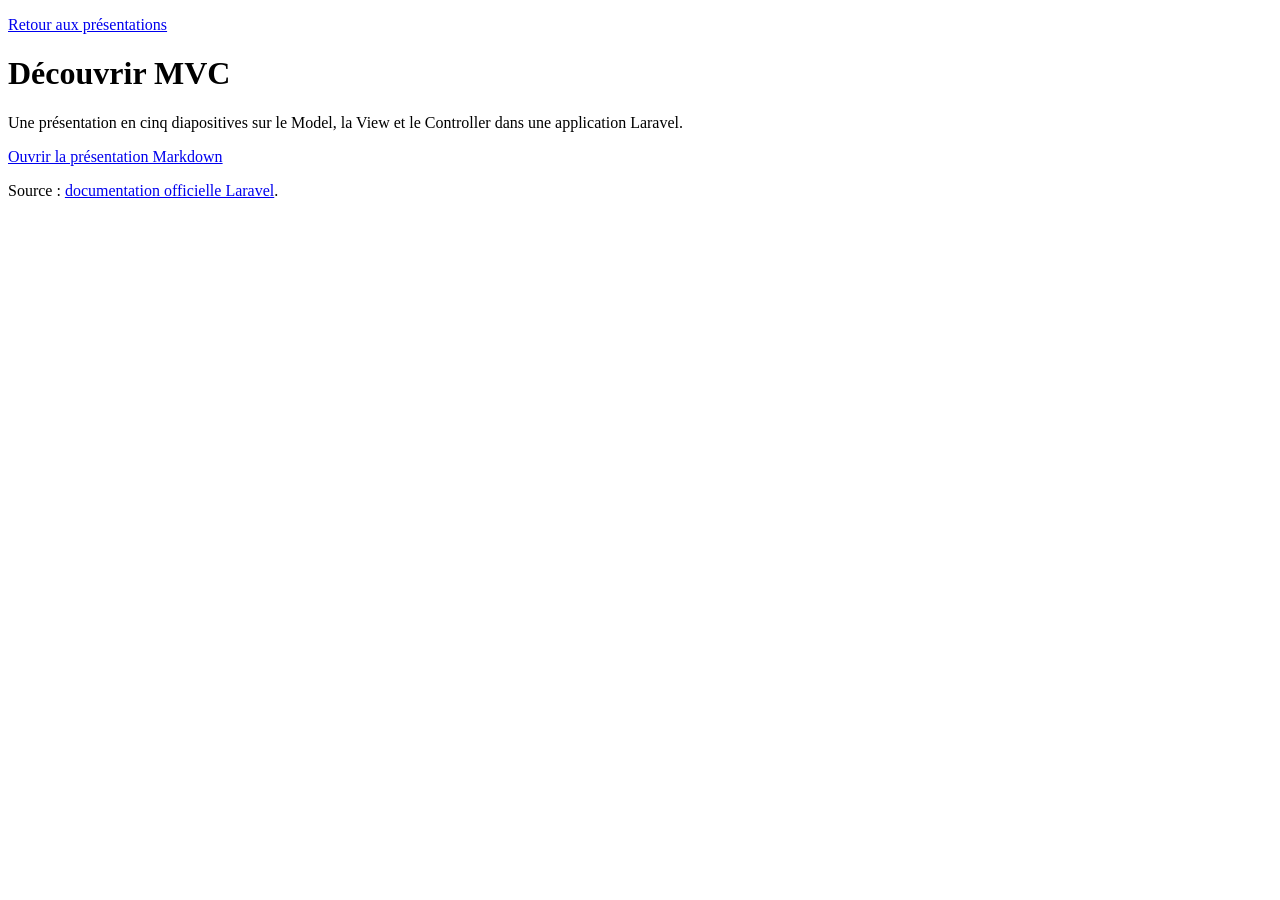
<file: lab-mvc/index.html>
<!doctype html>
<html lang="fr">
<head>
    <meta charset="utf-8">
    <meta name="viewport" content="width=device-width, initial-scale=1">
    <title>Découvrir MVC</title>
</head>
<body>
    <main>
        <p><a href="../index.html">Retour aux présentations</a></p>
        <h1>Découvrir MVC</h1>
        <p>Une présentation en cinq diapositives sur le Model, la View et le Controller dans une application Laravel.</p>
        <p><a href="./presentation-mvc.md">Ouvrir la présentation Markdown</a></p>
        <p>Source : <a href="https://laravel.com/docs">documentation officielle Laravel</a>.</p>
    </main>
</body>
</html>
</file>
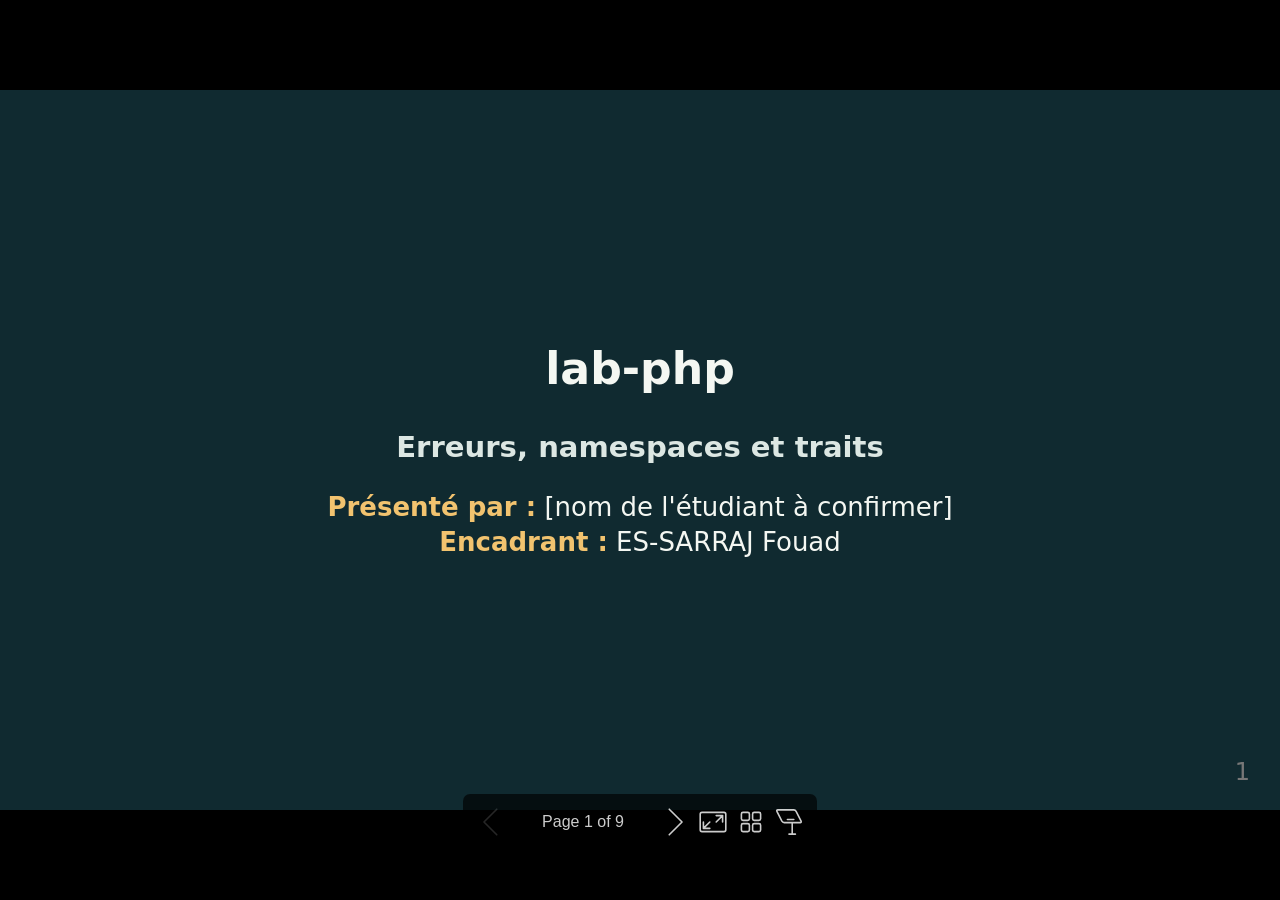
<file: lab-php-debug/index.html>
<!DOCTYPE html><html lang="fr-FR"><head><title>lab-php</title><meta property="og:title" content="lab-php"><meta charset="UTF-8"><meta name="viewport" content="width=device-width,height=device-height,initial-scale=1.0"><meta name="apple-mobile-web-app-capable" content="yes"><meta http-equiv="X-UA-Compatible" content="ie=edge"><meta property="og:type" content="website"><meta name="twitter:card" content="summary"><style>@media screen{body[data-bespoke-view=""] .bespoke-marp-parent>.bespoke-marp-osc>button,body[data-bespoke-view=next] .bespoke-marp-parent>.bespoke-marp-osc>button,body[data-bespoke-view=overview] button.bespoke-marp-overview-close,body[data-bespoke-view=presenter] .bespoke-marp-presenter-container .bespoke-marp-presenter-info-container .bespoke-marp-presenter-info-page-area .bespoke-marp-presenter-info-page,body[data-bespoke-view=presenter] .bespoke-marp-presenter-container .bespoke-marp-presenter-info-container button,body[data-bespoke-view=presenter] .bespoke-marp-presenter-container .bespoke-marp-presenter-note-container button{appearance:none;background-color:initial;border:0;color:inherit;cursor:pointer;font-size:inherit;opacity:.8;outline:none;padding:0;transition:opacity .2s linear;-webkit-tap-highlight-color:transparent}body[data-bespoke-view=""] .bespoke-marp-parent>.bespoke-marp-osc>button:disabled,body[data-bespoke-view=next] .bespoke-marp-parent>.bespoke-marp-osc>button:disabled,body[data-bespoke-view=overview] button.bespoke-marp-overview-close:disabled,body[data-bespoke-view=presenter] .bespoke-marp-presenter-container .bespoke-marp-presenter-info-container .bespoke-marp-presenter-info-page-area .bespoke-marp-presenter-info-page:disabled,body[data-bespoke-view=presenter] .bespoke-marp-presenter-container .bespoke-marp-presenter-info-container button:disabled,body[data-bespoke-view=presenter] .bespoke-marp-presenter-container .bespoke-marp-presenter-note-container button:disabled{cursor:not-allowed;opacity:.15!important}body[data-bespoke-view=""] .bespoke-marp-parent>.bespoke-marp-osc>button:hover,body[data-bespoke-view=next] .bespoke-marp-parent>.bespoke-marp-osc>button:hover,body[data-bespoke-view=overview] button.bespoke-marp-overview-close:hover,body[data-bespoke-view=presenter] .bespoke-marp-presenter-container .bespoke-marp-presenter-info-container .bespoke-marp-presenter-info-page-area .bespoke-marp-presenter-info-page:hover,body[data-bespoke-view=presenter] .bespoke-marp-presenter-container .bespoke-marp-presenter-info-container button:hover,body[data-bespoke-view=presenter] .bespoke-marp-presenter-container .bespoke-marp-presenter-note-container button:hover{opacity:1}body[data-bespoke-view=""] .bespoke-marp-parent>.bespoke-marp-osc>button:hover:active,body[data-bespoke-view=next] .bespoke-marp-parent>.bespoke-marp-osc>button:hover:active,body[data-bespoke-view=overview] button.bespoke-marp-overview-close:hover:active,body[data-bespoke-view=presenter] .bespoke-marp-presenter-container .bespoke-marp-presenter-info-container .bespoke-marp-presenter-info-page-area .bespoke-marp-presenter-info-page:hover:active,body[data-bespoke-view=presenter] .bespoke-marp-presenter-container .bespoke-marp-presenter-info-container button:hover:active,body[data-bespoke-view=presenter] .bespoke-marp-presenter-container .bespoke-marp-presenter-note-container button:hover:active{opacity:.6}body[data-bespoke-view=""] .bespoke-marp-parent>.bespoke-marp-osc>button:hover:not(:disabled),body[data-bespoke-view=next] .bespoke-marp-parent>.bespoke-marp-osc>button:hover:not(:disabled),body[data-bespoke-view=overview] button.bespoke-marp-overview-close:hover:not(:disabled),body[data-bespoke-view=presenter] .bespoke-marp-presenter-container .bespoke-marp-presenter-info-container .bespoke-marp-presenter-info-page-area .bespoke-marp-presenter-info-page:hover:not(:disabled),body[data-bespoke-view=presenter] .bespoke-marp-presenter-container .bespoke-marp-presenter-info-container button:hover:not(:disabled),body[data-bespoke-view=presenter] .bespoke-marp-presenter-container .bespoke-marp-presenter-note-container button:hover:not(:disabled){transition:none}body[data-bespoke-view=""] .bespoke-marp-parent>.bespoke-marp-osc>button[data-bespoke-marp-osc=prev],body[data-bespoke-view=next] .bespoke-marp-parent>.bespoke-marp-osc>button[data-bespoke-marp-osc=prev],body[data-bespoke-view=presenter] .bespoke-marp-presenter-container .bespoke-marp-presenter-info-container button.bespoke-marp-presenter-info-page-prev{background:#0000 url("[data-uri]") no-repeat 50%;background-size:contain;overflow:hidden;text-indent:100%;white-space:nowrap}body[data-bespoke-view=""] .bespoke-marp-parent>.bespoke-marp-osc>button[data-bespoke-marp-osc=next],body[data-bespoke-view=next] .bespoke-marp-parent>.bespoke-marp-osc>button[data-bespoke-marp-osc=next],body[data-bespoke-view=presenter] .bespoke-marp-presenter-container .bespoke-marp-presenter-info-container button.bespoke-marp-presenter-info-page-next{background:#0000 url("[data-uri]") no-repeat 50%;background-size:contain;overflow:hidden;text-indent:100%;white-space:nowrap}:is(body[data-bespoke-view=""],body[data-bespoke-view=next]) .bespoke-marp-parent>.bespoke-marp-osc>button[data-bespoke-marp-osc=fullscreen]{background:#0000 url("[data-uri]") no-repeat 50%;background-size:contain;overflow:hidden;text-indent:100%;white-space:nowrap}:is(body[data-bespoke-view=""],body[data-bespoke-view=next]) .bespoke-marp-parent>.bespoke-marp-osc>button.exit[data-bespoke-marp-osc=fullscreen]{background-image:url("[data-uri]")}:is(body[data-bespoke-view=""],body[data-bespoke-view=next]) .bespoke-marp-parent>.bespoke-marp-osc>button[data-bespoke-marp-osc=presenter]{background:#0000 url("[data-uri]") no-repeat 50%;background-size:contain;overflow:hidden;text-indent:100%;white-space:nowrap}body[data-bespoke-view=overview] button.bespoke-marp-overview-close,body[data-bespoke-view=presenter] .bespoke-marp-presenter-container .bespoke-marp-presenter-note-container button.bespoke-marp-presenter-note-bigger{background:#0000 url("[data-uri]") no-repeat 50%;background-size:contain;overflow:hidden;text-indent:100%;white-space:nowrap}body[data-bespoke-view=presenter] .bespoke-marp-presenter-container .bespoke-marp-presenter-note-container button.bespoke-marp-presenter-note-smaller{background:#0000 url("[data-uri]") no-repeat 50%;background-size:contain;overflow:hidden;text-indent:100%;white-space:nowrap}:is(body[data-bespoke-view=""],body[data-bespoke-view=next]) .bespoke-marp-parent>.bespoke-marp-osc>button[data-bespoke-marp-osc=overview]{background:#0000 url("[data-uri]") no-repeat 50%;background-size:contain;overflow:hidden;text-indent:100%;white-space:nowrap}}@keyframes __bespoke_marp_transition_reduced_outgoing__{0%{opacity:1}to{opacity:0}}@keyframes __bespoke_marp_transition_reduced_incoming__{0%{mix-blend-mode:plus-lighter;opacity:0}to{mix-blend-mode:plus-lighter;opacity:1}}.bespoke-marp-note,.bespoke-marp-osc,.bespoke-progress-parent{display:none;transition:none}@media screen{::view-transition-group(*){animation-duration:var(--marp-bespoke-transition-animation-duration,.5s);animation-timing-function:ease}::view-transition-new(*),::view-transition-old(*){animation-delay:0s;animation-direction:var(--marp-bespoke-transition-animation-direction,normal);animation-duration:var(--marp-bespoke-transition-animation-duration,.5s);animation-fill-mode:both;animation-name:var(--marp-bespoke-transition-animation-name,var(--marp-bespoke-transition-animation-name-fallback,__bespoke_marp_transition_no_animation__));mix-blend-mode:normal}::view-transition-old(*){--marp-bespoke-transition-animation-name-fallback:__bespoke_marp_transition_reduced_outgoing__;animation-timing-function:ease}::view-transition-new(*){--marp-bespoke-transition-animation-name-fallback:__bespoke_marp_transition_reduced_incoming__;animation-timing-function:ease}::view-transition-new(root),::view-transition-old(root){animation-timing-function:linear}::view-transition-new(__bespoke_marp_transition_osc__),::view-transition-old(__bespoke_marp_transition_osc__){animation-duration:0s!important;animation-name:__bespoke_marp_transition_osc__!important}::view-transition-new(__bespoke_marp_transition_osc__){opacity:0!important}.bespoke-marp-transition-warming-up::view-transition-group(*),.bespoke-marp-transition-warming-up::view-transition-new(*),.bespoke-marp-transition-warming-up::view-transition-old(*){animation-play-state:paused!important}body,html{height:100%;margin:0}body{background:#000;overflow:hidden}svg.bespoke-marp-slide{content-visibility:hidden;interactivity:inert;opacity:0;pointer-events:none;z-index:-1}svg.bespoke-marp-slide:not(.bespoke-marp-active) *{view-transition-name:none!important}svg.bespoke-marp-slide.bespoke-marp-active{content-visibility:visible;interactivity:auto;opacity:1;pointer-events:auto;z-index:0}svg.bespoke-marp-slide.bespoke-marp-active.bespoke-marp-active-ready *{animation-name:__bespoke_marp__!important}@supports not (content-visibility:hidden){svg.bespoke-marp-slide[data-bespoke-marp-load=hideable]{display:none}svg.bespoke-marp-slide[data-bespoke-marp-load=hideable].bespoke-marp-active{display:block}}}@media screen and (prefers-reduced-motion:reduce){svg.bespoke-marp-slide *{view-transition-name:none!important}}@media screen{[data-bespoke-marp-fragment=inactive]{visibility:hidden}:is(body[data-bespoke-view=""],body[data-bespoke-view=next]) .bespoke-marp-parent{inset:0;position:absolute}:is(body[data-bespoke-view=""],body[data-bespoke-view=next]) .bespoke-marp-parent>.bespoke-marp-osc{background:#000000a6;border-radius:7px;bottom:50px;color:#fff;contain:paint;display:block;font-family:Helvetica,Arial,sans-serif;font-size:16px;left:50%;line-height:0;opacity:1;padding:12px;position:absolute;touch-action:manipulation;transform:translateX(-50%);transition:opacity .2s linear;-webkit-user-select:none;user-select:none;view-transition-name:__bespoke_marp_transition_osc__;white-space:nowrap;will-change:transform;z-index:1}:is(body[data-bespoke-view=""],body[data-bespoke-view=next]) .bespoke-marp-parent>.bespoke-marp-osc>:where(*){margin-left:6px}:is(body[data-bespoke-view=""],body[data-bespoke-view=next]) .bespoke-marp-parent>.bespoke-marp-osc>:where(*):where(:first-child){margin-left:0}:is(body[data-bespoke-view=""],body[data-bespoke-view=next]) .bespoke-marp-parent>.bespoke-marp-osc>span{opacity:.8}:is(body[data-bespoke-view=""],body[data-bespoke-view=next]) .bespoke-marp-parent>.bespoke-marp-osc>span[data-bespoke-marp-osc=page]{display:inline-block;min-width:140px;text-align:center}:is(body[data-bespoke-view=""],body[data-bespoke-view=next]) .bespoke-marp-parent>.bespoke-marp-osc>button[data-bespoke-marp-osc=fullscreen],:is(body[data-bespoke-view=""],body[data-bespoke-view=next]) .bespoke-marp-parent>.bespoke-marp-osc>button[data-bespoke-marp-osc=next],:is(body[data-bespoke-view=""],body[data-bespoke-view=next]) .bespoke-marp-parent>.bespoke-marp-osc>button[data-bespoke-marp-osc=overview],:is(body[data-bespoke-view=""],body[data-bespoke-view=next]) .bespoke-marp-parent>.bespoke-marp-osc>button[data-bespoke-marp-osc=presenter],:is(body[data-bespoke-view=""],body[data-bespoke-view=next]) .bespoke-marp-parent>.bespoke-marp-osc>button[data-bespoke-marp-osc=prev]{height:32px;line-height:32px;width:32px}:is(body[data-bespoke-view=""],body[data-bespoke-view=next]) .bespoke-marp-parent.bespoke-marp-inactive{cursor:none}:is(body[data-bespoke-view=""],body[data-bespoke-view=next]) .bespoke-marp-parent.bespoke-marp-inactive>.bespoke-marp-osc{opacity:0;pointer-events:none}:is(body[data-bespoke-view=""],body[data-bespoke-view=next]) svg.bespoke-marp-slide{height:100%;left:0;position:absolute;top:0;width:100%}body[data-bespoke-view=""] .bespoke-progress-parent{background:#222;display:flex;height:5px;width:100%}body[data-bespoke-view=""] .bespoke-progress-parent+:where(.bespoke-marp-parent){top:5px}body[data-bespoke-view=""] .bespoke-progress-parent .bespoke-progress-bar{background:#0288d1;flex:0 0 0;transition:flex-basis .2s cubic-bezier(0,1,1,1)}body[data-bespoke-view=next]{background:#0000}body[data-bespoke-view=presenter]{background:#161616}body[data-bespoke-view=presenter] .bespoke-marp-presenter-container{display:grid;font-family:Helvetica,Arial,sans-serif;grid-template:"current dragbar next" minmax(140px,1fr) "current dragbar note" 2fr "info    dragbar note" 3em;grid-template-columns:minmax(3px,var(--bespoke-marp-presenter-split-ratio,66%)) 0 minmax(3px,1fr);height:100%;left:0;position:absolute;top:0;width:100%}body[data-bespoke-view=presenter] .bespoke-marp-presenter-container :where(.bespoke-marp-parent){grid-area:current;overflow:hidden;position:relative}body[data-bespoke-view=presenter] .bespoke-marp-presenter-container :where(.bespoke-marp-parent) :where(svg.bespoke-marp-slide){height:calc(100% - 40px);left:20px;pointer-events:none;position:absolute;top:20px;-webkit-user-select:none;user-select:none;width:calc(100% - 40px)}body[data-bespoke-view=presenter] .bespoke-marp-presenter-container :where(.bespoke-marp-parent) :where(svg.bespoke-marp-slide).bespoke-marp-active{filter:drop-shadow(0 3px 10px rgba(0,0,0,.5))}body[data-bespoke-view=presenter] .bespoke-marp-presenter-container .bespoke-marp-presenter-dragbar-container{background:#0288d1;cursor:col-resize;grid-area:dragbar;margin-left:-3px;opacity:0;position:relative;transition:opacity .4s linear .1s;width:6px;z-index:10}body[data-bespoke-view=presenter] .bespoke-marp-presenter-container .bespoke-marp-presenter-dragbar-container:hover{opacity:1}body[data-bespoke-view=presenter] .bespoke-marp-presenter-container .bespoke-marp-presenter-dragbar-container.active{opacity:1;transition-delay:0s}body[data-bespoke-view=presenter] .bespoke-marp-presenter-container .bespoke-marp-presenter-next-container{background:#222;cursor:pointer;display:none;grid-area:next;overflow:hidden;position:relative}body[data-bespoke-view=presenter] .bespoke-marp-presenter-container .bespoke-marp-presenter-next-container.active{display:block}body[data-bespoke-view=presenter] .bespoke-marp-presenter-container .bespoke-marp-presenter-next-container iframe.bespoke-marp-presenter-next{background:#0000;border:0;display:block;filter:drop-shadow(0 3px 10px rgba(0,0,0,.5));height:calc(100% - 40px);left:20px;pointer-events:none;position:absolute;interactivity:inert;top:20px;-webkit-user-select:none;user-select:none;width:calc(100% - 40px)}body[data-bespoke-view=presenter] .bespoke-marp-presenter-container .bespoke-marp-presenter-note-container{background:#222;color:#eee;grid-area:note;position:relative;z-index:1}body[data-bespoke-view=presenter] .bespoke-marp-presenter-container .bespoke-marp-presenter-note-container button{height:1.5em;line-height:1.5em;width:1.5em}body[data-bespoke-view=presenter] .bespoke-marp-presenter-container .bespoke-marp-presenter-note-container .bespoke-marp-presenter-note-wrapper{display:block;inset:0;position:absolute}body[data-bespoke-view=presenter] .bespoke-marp-presenter-container .bespoke-marp-presenter-note-container .bespoke-marp-presenter-note-buttons{background:#000000a6;border-radius:4px;bottom:0;display:flex;gap:4px;margin:12px;opacity:0;padding:6px;pointer-events:none;position:absolute;right:0;transition:opacity .2s linear}body[data-bespoke-view=presenter] .bespoke-marp-presenter-container .bespoke-marp-presenter-note-container .bespoke-marp-presenter-note-buttons:focus-within,body[data-bespoke-view=presenter] .bespoke-marp-presenter-container .bespoke-marp-presenter-note-container .bespoke-marp-presenter-note-wrapper:focus-within+.bespoke-marp-presenter-note-buttons,body[data-bespoke-view=presenter] .bespoke-marp-presenter-container .bespoke-marp-presenter-note-container:hover .bespoke-marp-presenter-note-buttons{opacity:1;pointer-events:auto}body[data-bespoke-view=presenter] .bespoke-marp-presenter-container .bespoke-marp-presenter-note-container .bespoke-marp-note{box-sizing:border-box;font-size:calc(1.1em*var(--bespoke-marp-note-font-scale, 1));height:calc(100% - 40px);margin:20px;overflow:auto;padding-right:3px;white-space:pre-wrap;width:calc(100% - 40px);word-wrap:break-word;scrollbar-color:#eeeeee80 #0000;scrollbar-width:thin}body[data-bespoke-view=presenter] .bespoke-marp-presenter-container .bespoke-marp-presenter-note-container .bespoke-marp-note::-webkit-scrollbar{width:6px}body[data-bespoke-view=presenter] .bespoke-marp-presenter-container .bespoke-marp-presenter-note-container .bespoke-marp-note::-webkit-scrollbar-track{background:#0000}body[data-bespoke-view=presenter] .bespoke-marp-presenter-container .bespoke-marp-presenter-note-container .bespoke-marp-note::-webkit-scrollbar-thumb{background:#eeeeee80;border-radius:6px}body[data-bespoke-view=presenter] .bespoke-marp-presenter-container .bespoke-marp-presenter-note-container .bespoke-marp-note:empty{pointer-events:none}body[data-bespoke-view=presenter] .bespoke-marp-presenter-container .bespoke-marp-presenter-note-container .bespoke-marp-note.active{display:block}body[data-bespoke-view=presenter] .bespoke-marp-presenter-container .bespoke-marp-presenter-note-container .bespoke-marp-note p:first-child{margin-top:0}body[data-bespoke-view=presenter] .bespoke-marp-presenter-container .bespoke-marp-presenter-note-container .bespoke-marp-note p:last-child{margin-bottom:0}body[data-bespoke-view=presenter] .bespoke-marp-presenter-container .bespoke-marp-presenter-info-container{align-items:center;box-sizing:border-box;color:#eee;display:flex;flex-wrap:nowrap;grid-area:info;justify-content:center;overflow:hidden;padding:0 10px}body[data-bespoke-view=presenter] .bespoke-marp-presenter-container .bespoke-marp-presenter-info-container :is(.bespoke-marp-presenter-info-page-area,.bespoke-marp-presenter-info-time,.bespoke-marp-presenter-info-timer){box-sizing:border-box;display:block;padding:0 10px;white-space:nowrap;width:100%}body[data-bespoke-view=presenter] .bespoke-marp-presenter-container .bespoke-marp-presenter-info-container button{height:1.5em;line-height:1.5em;width:1.5em}body[data-bespoke-view=presenter] .bespoke-marp-presenter-container .bespoke-marp-presenter-info-container .bespoke-marp-presenter-info-page-area{order:2;text-align:center}body[data-bespoke-view=presenter] .bespoke-marp-presenter-container .bespoke-marp-presenter-info-container .bespoke-marp-presenter-info-page-area .bespoke-marp-presenter-info-page{display:inline-block;min-width:120px;text-align:center}body[data-bespoke-view=presenter] .bespoke-marp-presenter-container .bespoke-marp-presenter-info-container .bespoke-marp-presenter-info-time{color:#999;order:1;text-align:left}body[data-bespoke-view=presenter] .bespoke-marp-presenter-container .bespoke-marp-presenter-info-container .bespoke-marp-presenter-info-timer{color:#999;order:3;text-align:right}body[data-bespoke-view=presenter] .bespoke-marp-presenter-container .bespoke-marp-presenter-info-container .bespoke-marp-presenter-info-timer:hover{cursor:pointer}body[data-bespoke-view=overview]{background:#161616;overflow:auto}body[data-bespoke-view=overview] [data-bespoke-marp-fragment=inactive]{visibility:visible}body[data-bespoke-view=overview] .bespoke-marp-overview-header{backdrop-filter:blur(4px);background:#222222d9;box-shadow:0 3px 10px #00000080;box-sizing:border-box;display:flex;height:48px;inset:0 0 auto;justify-content:flex-end;padding:10px;position:fixed;z-index:1}body[data-bespoke-view=overview] button.bespoke-marp-overview-close{height:28px;line-height:28px;transform:rotate(45deg);width:28px}body[data-bespoke-view=overview] .bespoke-marp-parent{display:grid;gap:40px;grid-template-columns:repeat(auto-fit,minmax(0,240px));justify-content:space-around;padding:30px}body[data-bespoke-view=overview] .bespoke-marp-parent svg.bespoke-marp-slide{--bov-selected:#0000;--bov-focus:#161616;--bov-focus-outline:#0000;background-image:conic-gradient(#161616 0 0),conic-gradient(var(--bov-focus) 0 0),conic-gradient(var(--bov-focus-outline) 0 0),conic-gradient(var(--bov-selected) 0 0);background-position:5px 5px,3px 3px,2px 2px,0 0;background-repeat:no-repeat;background-size:calc(100% - 10px) calc(100% - 10px),calc(100% - 6px) calc(100% - 6px),calc(100% - 4px) calc(100% - 4px),100% 100%;content-visibility:visible;cursor:pointer;filter:drop-shadow(0 3px 10px rgba(0,0,0,.5));margin:-6px;padding:6px;interactivity:auto;opacity:1;outline:0;pointer-events:auto;scroll-margin-block:30px;width:100%;z-index:0}body[data-bespoke-view=overview] .bespoke-marp-parent svg.bespoke-marp-slide *,body[data-bespoke-view=overview] .bespoke-marp-parent svg.bespoke-marp-slide.bespoke-marp-active *{pointer-events:none;interactivity:inert}body[data-bespoke-view=overview] .bespoke-marp-parent :is(svg.bespoke-marp-slide:active,svg.bespoke-marp-slide:focus-visible,svg.bespoke-marp-slide:hover){--bov-focus-outline:#161616}body[data-bespoke-view=overview] .bespoke-marp-parent svg.bespoke-marp-slide:focus-visible,body[data-bespoke-view=overview] .bespoke-marp-parent svg.bespoke-marp-slide:hover{--bov-focus:#999}body[data-bespoke-view=overview] .bespoke-marp-parent svg.bespoke-marp-slide:active{--bov-focus:#eee}body[data-bespoke-view=overview] .bespoke-marp-parent svg.bespoke-marp-slide.bespoke-marp-active{--bov-selected:#0288d1}body[data-bespoke-view=overview]:has(.bespoke-marp-overview-header) .bespoke-marp-parent{padding-top:78px}body[data-bespoke-view=overview]:has(.bespoke-marp-overview-header) .bespoke-marp-parent svg.bespoke-marp-slide{scroll-margin-top:78px}.bespoke-marp-overview{background:#000000a6;inset:0;opacity:0;pointer-events:none;position:fixed;transition:opacity .1s ease;z-index:10}.bespoke-marp-overview iframe{background:#222;border:0;display:block;height:100%;left:0;position:absolute;top:0;width:100%}.bespoke-marp-overview[data-open="1"]{opacity:1;pointer-events:auto}}@media print{.bespoke-marp-overview,.bespoke-marp-presenter-info-container,.bespoke-marp-presenter-next-container,.bespoke-marp-presenter-note-container{display:none}}</style><style>div#\:\$p > svg > foreignObject > section{width:1280px;height:720px;box-sizing:border-box;overflow:hidden;position:relative;scroll-snap-align:center center;-webkit-text-size-adjust:100%;text-size-adjust:100%}div#\:\$p > svg > foreignObject > section::after{bottom:0;content:attr(data-marpit-pagination);padding:inherit;pointer-events:none;position:absolute;right:0}div#\:\$p > svg > foreignObject > section:not([data-marpit-pagination])::after{display:none}div#\:\$p > svg > foreignObject > section :where(:is(h1, marp-h1)){font-size:2em;margin-block:0.67em}div#\:\$p > svg > foreignObject > section section:where(:is(h1, marp-h1)){--marpit-root-font-size: 2em}div#\:\$p > svg > foreignObject > section video::-webkit-media-controls{will-change:transform}@page {size:1280px 720px;margin:0}@media print{html, body{background-color:#fff;margin:0;page-break-inside:avoid;break-inside:avoid-page}div#\:\$p > svg > foreignObject > section{page-break-before:always;break-before:page}div#\:\$p > svg > foreignObject > section, div#\:\$p > svg > foreignObject > section *{-webkit-print-color-adjust:exact!important;animation-delay:0s!important;animation-duration:0s!important;color-adjust:exact!important;print-color-adjust:exact!important;transition:none!important}div#\:\$p > svg[data-marpit-svg]{display:block;height:100vh;width:100vw}}div#\:\$p > svg > foreignObject > :where(section){container-type:size}div#\:\$p > svg > foreignObject > section img[data-marp-twemoji]{background:transparent;height:1em;margin:0 .05em 0 .1em;vertical-align:-.1em;width:1em}div#\:\$p > svg > foreignObject > section{--fgColor-danger:light-dark(#d1242f, #f85149);--bgColor-attention-muted:light-dark(#fff8c5, #bb800926);--bgColor-muted:light-dark(#f6f8fa, #151b23);--bgColor-neutral-muted:light-dark(#818b981f, #656c7633);--borderColor-accent-emphasis:light-dark(#0969da, #1f6feb);--borderColor-attention-emphasis:light-dark(#9a6700, #9e6a03);--borderColor-danger-emphasis:light-dark(#cf222e, #da3633);--borderColor-default:light-dark(#d1d9e0, #3d444d);--borderColor-done-emphasis:light-dark(#8250df, #8957e5);--borderColor-success-emphasis:light-dark(#1a7f37, #238636);--color-prettylights-syntax-brackethighlighter-angle:light-dark(#59636e, #9198a1);--color-prettylights-syntax-brackethighlighter-unmatched:light-dark(#82071e, #f85149);--color-prettylights-syntax-carriage-return-bg:light-dark(#cf222e, #b62324);--color-prettylights-syntax-carriage-return-text:light-dark(#f6f8fa, #f0f6fc);--color-prettylights-syntax-comment:light-dark(#59636e, #9198a1);--color-prettylights-syntax-constant:light-dark(#0550ae, #79c0ff);--color-prettylights-syntax-constant-other-reference-link:light-dark(#0a3069, #a5d6ff);--color-prettylights-syntax-entity:light-dark(#6639ba, #d2a8ff);--color-prettylights-syntax-entity-tag:light-dark(#0550ae, #7ee787);--color-prettylights-syntax-invalid-illegal-text:light-dark(var(--fgColor-danger), var(--fgColor-danger));--color-prettylights-syntax-keyword:light-dark(#cf222e, #ff7b72);--color-prettylights-syntax-markup-changed-bg:light-dark(#ffd8b5, #5a1e02);--color-prettylights-syntax-markup-changed-text:light-dark(#953800, #ffdfb6);--color-prettylights-syntax-markup-deleted-bg:light-dark(#ffebe9, #67060c);--color-prettylights-syntax-markup-deleted-text:light-dark(#82071e, #ffdcd7);--color-prettylights-syntax-markup-heading:light-dark(#0550ae, #1f6feb);--color-prettylights-syntax-markup-ignored-bg:light-dark(#0550ae, #1158c7);--color-prettylights-syntax-markup-ignored-text:light-dark(#d1d9e0, #f0f6fc);--color-prettylights-syntax-markup-inserted-bg:light-dark(#dafbe1, #033a16);--color-prettylights-syntax-markup-inserted-text:light-dark(#116329, #aff5b4);--color-prettylights-syntax-markup-list:light-dark(#3b2300, #f2cc60);--color-prettylights-syntax-meta-diff-range:light-dark(#8250df, #d2a8ff);--color-prettylights-syntax-string:light-dark(#0a3069, #a5d6ff);--color-prettylights-syntax-string-regexp:light-dark(#116329, #7ee787);--color-prettylights-syntax-sublimelinter-gutter-mark:light-dark(#818b98, #3d444d);--color-prettylights-syntax-variable:light-dark(#953800, #ffa657);--fgColor-accent:light-dark(#0969da, #4493f8);--fgColor-attention:light-dark(#9a6700, #d29922);--fgColor-done:light-dark(#8250df, #ab7df8);--fgColor-muted:light-dark(#59636e, #9198a1);--fgColor-success:light-dark(#1a7f37, #3fb950);--bgColor-default:light-dark(#fff, #0d1117);--borderColor-muted:light-dark(#d1d9e0b3, #3d444db3);--color-prettylights-syntax-invalid-illegal-bg:light-dark(var(--bgColor-danger-muted), var(--bgColor-danger-muted));--color-prettylights-syntax-markup-bold:light-dark(#1f2328, #f0f6fc);--color-prettylights-syntax-markup-italic:light-dark(#1f2328, #f0f6fc);--color-prettylights-syntax-storage-modifier-import:light-dark(#1f2328, #f0f6fc);--fgColor-default:light-dark(#1f2328, #f0f6fc);--focus-outlineColor:light-dark(var(--borderColor-accent-emphasis), var(--borderColor-accent-emphasis));--borderColor-neutral-muted:light-dark(var(--borderColor-muted), var(--borderColor-muted));--base-size-16:calc(var(--marpit-root-font-size, 1rem) * 1);--base-size-24:calc(var(--marpit-root-font-size, 1rem) * 1.5);--base-size-4:calc(var(--marpit-root-font-size, 1rem) * 0.25);--base-size-40:calc(var(--marpit-root-font-size, 1rem) * 2.5);--base-size-8:calc(var(--marpit-root-font-size, 1rem) * 0.5);--base-text-weight-medium:500;--base-text-weight-normal:400;--base-text-weight-semibold:600;--fontStack-monospace:ui-monospace, SFMono-Regular, SF Mono, Menlo, Consolas, Liberation Mono, monospace;--fontStack-sansSerif:-apple-system, BlinkMacSystemFont, "Segoe UI", "Noto Sans", Helvetica, Arial, sans-serif, "Apple Color Emoji", "Segoe UI Emoji";}/*!
 * Marp default theme.
 *
 * @theme default
 * @author Yuki Hattori
 *
 * @auto-scaling true
 * @size 16:9 1280px 720px
 * @size 4:3 960px 720px
 */div#\:\$p > svg > foreignObject > section [data-theme=light],div#\:\$p > svg > foreignObject > section{color-scheme:light}div#\:\$p > svg > foreignObject > section [data-theme=dark],div#\:\$p > svg > foreignObject > section:where(.invert){color-scheme:dark}div#\:\$p > svg > foreignObject > section{-ms-text-size-adjust:100%;-webkit-text-size-adjust:100%;margin:0;font-weight:var(--base-text-weight-normal, 400);color:var(--fgColor-default);background-color:var(--bgColor-default);font-family:var(--fontStack-sansSerif, -apple-system, BlinkMacSystemFont, "Segoe UI", "Noto Sans", Helvetica, Arial, sans-serif, "Apple Color Emoji", "Segoe UI Emoji");font-size:16px;line-height:1.5;word-wrap:break-word}div#\:\$p > svg > foreignObject > section{--marpit-root-font-size:16px}div#\:\$p > svg > foreignObject > section a{text-decoration:underline;text-underline-offset:calc(var(--marpit-root-font-size, 1rem) * .2)}div#\:\$p > svg > foreignObject > section :is(h1, marp-h1):hover .anchor .octicon-link:before,div#\:\$p > svg > foreignObject > section :is(h2, marp-h2):hover .anchor .octicon-link:before,div#\:\$p > svg > foreignObject > section :is(h3, marp-h3):hover .anchor .octicon-link:before,div#\:\$p > svg > foreignObject > section :is(h4, marp-h4):hover .anchor .octicon-link:before,div#\:\$p > svg > foreignObject > section :is(h5, marp-h5):hover .anchor .octicon-link:before,div#\:\$p > svg > foreignObject > section :is(h6, marp-h6):hover .anchor .octicon-link:before{width:16px;height:16px;content:" ";display:inline-block;background-color:currentColor;-webkit-mask-image:url('data:image/svg+xml;charset=utf-8,<svg xmlns="http://www.w3.org/2000/svg" aria-hidden="true" viewBox="0 0 16 16"><path fill-rule="evenodd" d="M7.775 3.275a.75.75 0 0 0 1.06 1.06l1.25-1.25a2 2 0 1 1 2.83 2.83l-2.5 2.5a2 2 0 0 1-2.83 0 .75.75 0 0 0-1.06 1.06 3.5 3.5 0 0 0 4.95 0l2.5-2.5a3.5 3.5 0 0 0-4.95-4.95zm-4.69 9.64a2 2 0 0 1 0-2.83l2.5-2.5a2 2 0 0 1 2.83 0 .75.75 0 0 0 1.06-1.06 3.5 3.5 0 0 0-4.95 0l-2.5 2.5a3.5 3.5 0 0 0 4.95 4.95l1.25-1.25a.75.75 0 0 0-1.06-1.06l-1.25 1.25a2 2 0 0 1-2.83 0"/></svg>');mask-image:url('data:image/svg+xml;charset=utf-8,<svg xmlns="http://www.w3.org/2000/svg" aria-hidden="true" viewBox="0 0 16 16"><path fill-rule="evenodd" d="M7.775 3.275a.75.75 0 0 0 1.06 1.06l1.25-1.25a2 2 0 1 1 2.83 2.83l-2.5 2.5a2 2 0 0 1-2.83 0 .75.75 0 0 0-1.06 1.06 3.5 3.5 0 0 0 4.95 0l2.5-2.5a3.5 3.5 0 0 0-4.95-4.95zm-4.69 9.64a2 2 0 0 1 0-2.83l2.5-2.5a2 2 0 0 1 2.83 0 .75.75 0 0 0 1.06-1.06 3.5 3.5 0 0 0-4.95 0l-2.5 2.5a3.5 3.5 0 0 0 4.95 4.95l1.25-1.25a.75.75 0 0 0-1.06-1.06l-1.25 1.25a2 2 0 0 1-2.83 0"/></svg>')}div#\:\$p > svg > foreignObject > section details,div#\:\$p > svg > foreignObject > section figcaption,div#\:\$p > svg > foreignObject > section figure{display:block}div#\:\$p > svg > foreignObject > section summary{display:list-item}div#\:\$p > svg > foreignObject > section [hidden]{display:none!important}div#\:\$p > svg > foreignObject > section a{background-color:transparent;color:var(--fgColor-accent);text-decoration:none}div#\:\$p > svg > foreignObject > section abbr[title]{border-bottom:none;-webkit-text-decoration:underline dotted;text-decoration:underline dotted}div#\:\$p > svg > foreignObject > section b,div#\:\$p > svg > foreignObject > section strong{font-weight:var(--base-text-weight-semibold, 600)}div#\:\$p > svg > foreignObject > section dfn{font-style:italic}div#\:\$p > svg > foreignObject > section :is(h1, marp-h1){margin:.67em 0;font-weight:var(--base-text-weight-semibold, 600);padding-bottom:.3em;font-size:2em;border-bottom:1px solid var(--borderColor-muted)}div#\:\$p > svg > foreignObject > section mark{background-color:var(--bgColor-attention-muted);color:var(--fgColor-default)}div#\:\$p > svg > foreignObject > section small{font-size:90%}div#\:\$p > svg > foreignObject > section sub,div#\:\$p > svg > foreignObject > section sup{font-size:75%;line-height:0;position:relative;vertical-align:baseline}div#\:\$p > svg > foreignObject > section sub{bottom:-.25em}div#\:\$p > svg > foreignObject > section sup{top:-.5em}div#\:\$p > svg > foreignObject > section img{border-style:none;max-width:100%;box-sizing:content-box}div#\:\$p > svg > foreignObject > section code,div#\:\$p > svg > foreignObject > section kbd,div#\:\$p > svg > foreignObject > section :is(pre, marp-pre),div#\:\$p > svg > foreignObject > section samp{font-family:monospace;font-size:1em}div#\:\$p > svg > foreignObject > section figure{margin:1em var(--base-size-40)}div#\:\$p > svg > foreignObject > section hr{box-sizing:content-box;overflow:hidden;background:transparent;height:.25em;padding:0;margin:var(--base-size-24) 0;background-color:var(--borderColor-default);border:0}div#\:\$p > svg > foreignObject > section input{font:inherit;margin:0;overflow:visible;font-family:inherit;font-size:inherit;line-height:inherit}div#\:\$p > svg > foreignObject > section [type=button],div#\:\$p > svg > foreignObject > section [type=reset],div#\:\$p > svg > foreignObject > section [type=submit]{-webkit-appearance:button;-moz-appearance:button;appearance:button}div#\:\$p > svg > foreignObject > section [type=checkbox],div#\:\$p > svg > foreignObject > section [type=radio]{box-sizing:border-box;padding:0}div#\:\$p > svg > foreignObject > section [type=number]::-webkit-inner-spin-button,div#\:\$p > svg > foreignObject > section [type=number]::-webkit-outer-spin-button{height:auto}div#\:\$p > svg > foreignObject > section [type=search]::-webkit-search-cancel-button,div#\:\$p > svg > foreignObject > section [type=search]::-webkit-search-decoration{-webkit-appearance:none;appearance:none}div#\:\$p > svg > foreignObject > section ::-webkit-input-placeholder{color:inherit;opacity:.54}div#\:\$p > svg > foreignObject > section ::-webkit-file-upload-button{-webkit-appearance:button;appearance:button;font:inherit}div#\:\$p > svg > foreignObject > section a:hover{text-decoration:underline}div#\:\$p > svg > foreignObject > section ::-moz-placeholder{color:var(--fgColor-muted);opacity:1}div#\:\$p > svg > foreignObject > section ::placeholder{color:var(--fgColor-muted);opacity:1}div#\:\$p > svg > foreignObject > section hr:after,div#\:\$p > svg > foreignObject > section hr:before{display:table;content:""}div#\:\$p > svg > foreignObject > section hr:after{clear:both}div#\:\$p > svg > foreignObject > section table{border-spacing:0;border-collapse:collapse;display:block;width:-moz-max-content;width:max-content;max-width:100%;overflow:auto;font-variant:tabular-nums}div#\:\$p > svg > foreignObject > section td,div#\:\$p > svg > foreignObject > section th{padding:0}div#\:\$p > svg > foreignObject > section details summary{cursor:pointer}div#\:\$p > svg > foreignObject > section [role=button]:focus,div#\:\$p > svg > foreignObject > section a:focus,div#\:\$p > svg > foreignObject > section input[type=checkbox]:focus,div#\:\$p > svg > foreignObject > section input[type=radio]:focus{outline:2px solid var(--focus-outlineColor);outline-offset:-2px;box-shadow:none}div#\:\$p > svg > foreignObject > section [role=button]:focus:not(:focus-visible),div#\:\$p > svg > foreignObject > section a:focus:not(:focus-visible),div#\:\$p > svg > foreignObject > section input[type=checkbox]:focus:not(:focus-visible),div#\:\$p > svg > foreignObject > section input[type=radio]:focus:not(:focus-visible){outline:1px solid transparent}div#\:\$p > svg > foreignObject > section [role=button]:focus-visible,div#\:\$p > svg > foreignObject > section a:focus-visible,div#\:\$p > svg > foreignObject > section input[type=checkbox]:focus-visible,div#\:\$p > svg > foreignObject > section input[type=radio]:focus-visible{outline:2px solid var(--focus-outlineColor);outline-offset:-2px;box-shadow:none}div#\:\$p > svg > foreignObject > section a:not([class]):focus,div#\:\$p > svg > foreignObject > section a:not([class]):focus-visible,div#\:\$p > svg > foreignObject > section input[type=checkbox]:focus,div#\:\$p > svg > foreignObject > section input[type=checkbox]:focus-visible,div#\:\$p > svg > foreignObject > section input[type=radio]:focus,div#\:\$p > svg > foreignObject > section input[type=radio]:focus-visible{outline-offset:0}div#\:\$p > svg > foreignObject > section kbd{display:inline-block;padding:var(--base-size-4);font:11px var(--fontStack-monospace, ui-monospace, SFMono-Regular, SF Mono, Menlo, Consolas, Liberation Mono, monospace);line-height:10px;color:var(--fgColor-default);vertical-align:middle;background-color:var(--bgColor-muted);border-bottom-color:var(--borderColor-neutral-muted);border:1px solid var(--borderColor-neutral-muted);border-radius:6px;box-shadow:inset 0 -1px 0 var(--borderColor-neutral-muted)}div#\:\$p > svg > foreignObject > section :is(h1, marp-h1),div#\:\$p > svg > foreignObject > section :is(h2, marp-h2),div#\:\$p > svg > foreignObject > section :is(h3, marp-h3),div#\:\$p > svg > foreignObject > section :is(h4, marp-h4),div#\:\$p > svg > foreignObject > section :is(h5, marp-h5),div#\:\$p > svg > foreignObject > section :is(h6, marp-h6){margin-top:var(--base-size-24);margin-bottom:var(--base-size-16);font-weight:var(--base-text-weight-semibold, 600);line-height:1.25}div#\:\$p > svg > foreignObject > section :is(h2, marp-h2){padding-bottom:.3em;font-size:1.5em;border-bottom:1px solid var(--borderColor-muted)}div#\:\$p > svg > foreignObject > section :is(h2, marp-h2),div#\:\$p > svg > foreignObject > section :is(h3, marp-h3){font-weight:var(--base-text-weight-semibold, 600)}div#\:\$p > svg > foreignObject > section :is(h3, marp-h3){font-size:1.25em}div#\:\$p > svg > foreignObject > section :is(h4, marp-h4){font-size:1em}div#\:\$p > svg > foreignObject > section :is(h4, marp-h4),div#\:\$p > svg > foreignObject > section :is(h5, marp-h5){font-weight:var(--base-text-weight-semibold, 600)}div#\:\$p > svg > foreignObject > section :is(h5, marp-h5){font-size:.875em}div#\:\$p > svg > foreignObject > section :is(h6, marp-h6){font-weight:var(--base-text-weight-semibold, 600);font-size:.85em;color:var(--fgColor-muted)}div#\:\$p > svg > foreignObject > section p{margin-top:0;margin-bottom:10px}div#\:\$p > svg > foreignObject > section blockquote{margin:0;padding:0 1em;color:var(--fgColor-muted);border-left:.25em solid var(--borderColor-default)}div#\:\$p > svg > foreignObject > section ol,div#\:\$p > svg > foreignObject > section ul{margin-top:0;margin-bottom:0;padding-left:2em}div#\:\$p > svg > foreignObject > section ol ol,div#\:\$p > svg > foreignObject > section ul ol{list-style-type:lower-roman}div#\:\$p > svg > foreignObject > section ol ol ol,div#\:\$p > svg > foreignObject > section ol ul ol,div#\:\$p > svg > foreignObject > section ul ol ol,div#\:\$p > svg > foreignObject > section ul ul ol{list-style-type:lower-alpha}div#\:\$p > svg > foreignObject > section dd{margin-left:0}div#\:\$p > svg > foreignObject > section code,div#\:\$p > svg > foreignObject > section :is(pre, marp-pre),div#\:\$p > svg > foreignObject > section samp,div#\:\$p > svg > foreignObject > section tt{font-family:var(--fontStack-monospace, ui-monospace, SFMono-Regular, SF Mono, Menlo, Consolas, Liberation Mono, monospace);font-size:12px}div#\:\$p > svg > foreignObject > section :is(pre, marp-pre){margin-top:0;margin-bottom:0;word-wrap:normal}div#\:\$p > svg > foreignObject > section .octicon{display:inline-block;overflow:visible!important;vertical-align:text-bottom;fill:currentColor}div#\:\$p > svg > foreignObject > section input::-webkit-inner-spin-button,div#\:\$p > svg > foreignObject > section input::-webkit-outer-spin-button{margin:0;-webkit-appearance:none;appearance:none}div#\:\$p > svg > foreignObject > section .mr-2{margin-right:var(--base-size-8, 8px)!important}div#\:\$p > svg > foreignObject > section:after,div#\:\$p > svg > foreignObject > section:before{display:table}div#\:\$p > svg > foreignObject > section:after{clear:both}div#\:\$p > svg > foreignObject > section>:first-child{margin-top:0!important}div#\:\$p > svg > foreignObject > section>:last-child{margin-bottom:0!important}div#\:\$p > svg > foreignObject > section a:not([href]){color:inherit;text-decoration:none}div#\:\$p > svg > foreignObject > section .absent{color:var(--fgColor-danger)}div#\:\$p > svg > foreignObject > section .anchor{float:left;padding-right:var(--base-size-4);margin-left:-20px;line-height:1}div#\:\$p > svg > foreignObject > section .anchor:focus{outline:none}div#\:\$p > svg > foreignObject > section blockquote,div#\:\$p > svg > foreignObject > section details,div#\:\$p > svg > foreignObject > section dl,div#\:\$p > svg > foreignObject > section ol,div#\:\$p > svg > foreignObject > section p,div#\:\$p > svg > foreignObject > section :is(pre, marp-pre),div#\:\$p > svg > foreignObject > section table,div#\:\$p > svg > foreignObject > section ul{margin-top:0;margin-bottom:var(--base-size-16)}div#\:\$p > svg > foreignObject > section blockquote>:first-child{margin-top:0}div#\:\$p > svg > foreignObject > section blockquote>:last-child{margin-bottom:0}div#\:\$p > svg > foreignObject > section :is(h1, marp-h1) .octicon-link,div#\:\$p > svg > foreignObject > section :is(h2, marp-h2) .octicon-link,div#\:\$p > svg > foreignObject > section :is(h3, marp-h3) .octicon-link,div#\:\$p > svg > foreignObject > section :is(h4, marp-h4) .octicon-link,div#\:\$p > svg > foreignObject > section :is(h5, marp-h5) .octicon-link,div#\:\$p > svg > foreignObject > section :is(h6, marp-h6) .octicon-link{color:var(--fgColor-default);vertical-align:middle;visibility:hidden}div#\:\$p > svg > foreignObject > section :is(h1, marp-h1):hover .anchor,div#\:\$p > svg > foreignObject > section :is(h2, marp-h2):hover .anchor,div#\:\$p > svg > foreignObject > section :is(h3, marp-h3):hover .anchor,div#\:\$p > svg > foreignObject > section :is(h4, marp-h4):hover .anchor,div#\:\$p > svg > foreignObject > section :is(h5, marp-h5):hover .anchor,div#\:\$p > svg > foreignObject > section :is(h6, marp-h6):hover .anchor{text-decoration:none}div#\:\$p > svg > foreignObject > section :is(h1, marp-h1):hover .anchor .octicon-link,div#\:\$p > svg > foreignObject > section :is(h2, marp-h2):hover .anchor .octicon-link,div#\:\$p > svg > foreignObject > section :is(h3, marp-h3):hover .anchor .octicon-link,div#\:\$p > svg > foreignObject > section :is(h4, marp-h4):hover .anchor .octicon-link,div#\:\$p > svg > foreignObject > section :is(h5, marp-h5):hover .anchor .octicon-link,div#\:\$p > svg > foreignObject > section :is(h6, marp-h6):hover .anchor .octicon-link{visibility:visible}div#\:\$p > svg > foreignObject > section :is(h1, marp-h1) code,div#\:\$p > svg > foreignObject > section :is(h1, marp-h1) tt,div#\:\$p > svg > foreignObject > section :is(h2, marp-h2) code,div#\:\$p > svg > foreignObject > section :is(h2, marp-h2) tt,div#\:\$p > svg > foreignObject > section :is(h3, marp-h3) code,div#\:\$p > svg > foreignObject > section :is(h3, marp-h3) tt,div#\:\$p > svg > foreignObject > section :is(h4, marp-h4) code,div#\:\$p > svg > foreignObject > section :is(h4, marp-h4) tt,div#\:\$p > svg > foreignObject > section :is(h5, marp-h5) code,div#\:\$p > svg > foreignObject > section :is(h5, marp-h5) tt,div#\:\$p > svg > foreignObject > section :is(h6, marp-h6) code,div#\:\$p > svg > foreignObject > section :is(h6, marp-h6) tt{padding:0 .2em;font-size:inherit}div#\:\$p > svg > foreignObject > section summary :is(h1, marp-h1),div#\:\$p > svg > foreignObject > section summary :is(h2, marp-h2),div#\:\$p > svg > foreignObject > section summary :is(h3, marp-h3),div#\:\$p > svg > foreignObject > section summary :is(h4, marp-h4),div#\:\$p > svg > foreignObject > section summary :is(h5, marp-h5),div#\:\$p > svg > foreignObject > section summary :is(h6, marp-h6){display:inline-block}div#\:\$p > svg > foreignObject > section summary :is(h1, marp-h1) .anchor,div#\:\$p > svg > foreignObject > section summary :is(h2, marp-h2) .anchor,div#\:\$p > svg > foreignObject > section summary :is(h3, marp-h3) .anchor,div#\:\$p > svg > foreignObject > section summary :is(h4, marp-h4) .anchor,div#\:\$p > svg > foreignObject > section summary :is(h5, marp-h5) .anchor,div#\:\$p > svg > foreignObject > section summary :is(h6, marp-h6) .anchor{margin-left:-40px}div#\:\$p > svg > foreignObject > section summary :is(h1, marp-h1),div#\:\$p > svg > foreignObject > section summary :is(h2, marp-h2){padding-bottom:0;border-bottom:0}div#\:\$p > svg > foreignObject > section ol.no-list,div#\:\$p > svg > foreignObject > section ul.no-list{padding:0;list-style-type:none}div#\:\$p > svg > foreignObject > section ol[type="a s"]{list-style-type:lower-alpha}div#\:\$p > svg > foreignObject > section ol[type="A s"]{list-style-type:upper-alpha}div#\:\$p > svg > foreignObject > section ol[type="i s"]{list-style-type:lower-roman}div#\:\$p > svg > foreignObject > section ol[type="I s"]{list-style-type:upper-roman}div#\:\$p > svg > foreignObject > section div>ol:not([type]),div#\:\$p > svg > foreignObject > section ol[type="1"]{list-style-type:decimal}div#\:\$p > svg > foreignObject > section ol ol,div#\:\$p > svg > foreignObject > section ol ul,div#\:\$p > svg > foreignObject > section ul ol,div#\:\$p > svg > foreignObject > section ul ul{margin-top:0;margin-bottom:0}div#\:\$p > svg > foreignObject > section li>p{margin-top:var(--base-size-16)}div#\:\$p > svg > foreignObject > section li+li{margin-top:.25em}div#\:\$p > svg > foreignObject > section dl{padding:0}div#\:\$p > svg > foreignObject > section dl dt{padding:0;margin-top:var(--base-size-16);font-size:1em;font-style:italic;font-weight:var(--base-text-weight-semibold, 600)}div#\:\$p > svg > foreignObject > section dl dd{padding:0 var(--base-size-16);margin-bottom:var(--base-size-16)}div#\:\$p > svg > foreignObject > section table th{font-weight:var(--base-text-weight-semibold, 600)}div#\:\$p > svg > foreignObject > section table td,div#\:\$p > svg > foreignObject > section table th{padding:6px 13px;border:1px solid var(--borderColor-default)}div#\:\$p > svg > foreignObject > section table td>:last-child{margin-bottom:0}div#\:\$p > svg > foreignObject > section table tr{background-color:var(--bgColor-default);border-top:1px solid var(--borderColor-muted)}div#\:\$p > svg > foreignObject > section table tr:nth-child(2n){background-color:var(--bgColor-muted)}div#\:\$p > svg > foreignObject > section table img{background-color:transparent}div#\:\$p > svg > foreignObject > section img[align=right]{padding-left:20px}div#\:\$p > svg > foreignObject > section img[align=left]{padding-right:20px}div#\:\$p > svg > foreignObject > section .emoji{max-width:none;vertical-align:text-top;background-color:transparent}div#\:\$p > svg > foreignObject > section :is(span, marp-span).frame,div#\:\$p > svg > foreignObject > section :is(span, marp-span).frame>:is(span, marp-span){display:block;overflow:hidden}div#\:\$p > svg > foreignObject > section :is(span, marp-span).frame>:is(span, marp-span){float:left;width:auto;padding:7px;margin:13px 0 0;border:1px solid var(--borderColor-default)}div#\:\$p > svg > foreignObject > section :is(span, marp-span).frame :is(span, marp-span) img{display:block;float:left}div#\:\$p > svg > foreignObject > section :is(span, marp-span).frame :is(span, marp-span) :is(span, marp-span){display:block;padding:5px 0 0;clear:both;color:var(--fgColor-default)}div#\:\$p > svg > foreignObject > section :is(span, marp-span).align-center{display:block;overflow:hidden;clear:both}div#\:\$p > svg > foreignObject > section :is(span, marp-span).align-center>:is(span, marp-span){display:block;margin:13px auto 0;overflow:hidden;text-align:center}div#\:\$p > svg > foreignObject > section :is(span, marp-span).align-center :is(span, marp-span) img{margin:0 auto;text-align:center}div#\:\$p > svg > foreignObject > section :is(span, marp-span).align-right{display:block;overflow:hidden;clear:both}div#\:\$p > svg > foreignObject > section :is(span, marp-span).align-right>:is(span, marp-span){display:block;margin:13px 0 0;overflow:hidden;text-align:right}div#\:\$p > svg > foreignObject > section :is(span, marp-span).align-right :is(span, marp-span) img{margin:0;text-align:right}div#\:\$p > svg > foreignObject > section :is(span, marp-span).float-left{display:block;float:left;margin-right:13px;overflow:hidden}div#\:\$p > svg > foreignObject > section :is(span, marp-span).float-left :is(span, marp-span){margin:13px 0 0}div#\:\$p > svg > foreignObject > section :is(span, marp-span).float-right{display:block;float:right;margin-left:13px;overflow:hidden}div#\:\$p > svg > foreignObject > section :is(span, marp-span).float-right>:is(span, marp-span){display:block;margin:13px auto 0;overflow:hidden;text-align:right}div#\:\$p > svg > foreignObject > section code,div#\:\$p > svg > foreignObject > section tt{padding:.2em .4em;margin:0;font-size:85%;white-space:break-spaces;background-color:var(--bgColor-neutral-muted);border-radius:6px}div#\:\$p > svg > foreignObject > section code br,div#\:\$p > svg > foreignObject > section tt br{display:none}div#\:\$p > svg > foreignObject > section del code{text-decoration:inherit}div#\:\$p > svg > foreignObject > section samp{font-size:85%}div#\:\$p > svg > foreignObject > section :is(pre, marp-pre) code{font-size:100%}div#\:\$p > svg > foreignObject > section :is(pre, marp-pre)>code{padding:0;margin:0;word-break:normal;white-space:pre;background:transparent;border:0}div#\:\$p > svg > foreignObject > section .highlight{margin-bottom:var(--base-size-16)}div#\:\$p > svg > foreignObject > section .highlight :is(pre, marp-pre){margin-bottom:0;word-break:normal}div#\:\$p > svg > foreignObject > section :is(pre, marp-pre){padding:var(--base-size-16);overflow:auto;font-size:85%;line-height:1.45;color:var(--fgColor-default);background-color:var(--bgColor-muted);border-radius:6px}div#\:\$p > svg > foreignObject > section :is(pre, marp-pre) code,div#\:\$p > svg > foreignObject > section :is(pre, marp-pre) tt{display:inline;padding:0;margin:0;overflow:visible;line-height:inherit;word-wrap:normal;background-color:transparent;border:0}div#\:\$p > svg > foreignObject > section .csv-data td,div#\:\$p > svg > foreignObject > section .csv-data th{padding:5px;overflow:hidden;font-size:12px;line-height:1;text-align:left;white-space:nowrap}div#\:\$p > svg > foreignObject > section .csv-data .blob-num{padding:10px var(--base-size-8) 9px;text-align:right;background:var(--bgColor-default);border:0}div#\:\$p > svg > foreignObject > section .csv-data tr{border-top:0}div#\:\$p > svg > foreignObject > section .csv-data th{font-weight:var(--base-text-weight-semibold, 600);background:var(--bgColor-muted);border-top:0}div#\:\$p > svg > foreignObject > section [data-footnote-ref]:before{content:"["}div#\:\$p > svg > foreignObject > section [data-footnote-ref]:after{content:"]"}div#\:\$p > svg > foreignObject > section .footnotes{font-size:12px;color:var(--fgColor-muted);border-top:1px solid var(--borderColor-default)}div#\:\$p > svg > foreignObject > section div#\:\$p > svg > foreignObject > section section.footnotes{--marpit-root-font-size:12px}div#\:\$p > svg > foreignObject > section .footnotes ol,div#\:\$p > svg > foreignObject > section .footnotes ol ul{padding-left:var(--base-size-16)}div#\:\$p > svg > foreignObject > section .footnotes ol ul{display:inline-block;margin-top:var(--base-size-16)}div#\:\$p > svg > foreignObject > section .footnotes li{position:relative}div#\:\$p > svg > foreignObject > section .footnotes li:target:before{position:absolute;top:calc(var(--base-size-8)*-1);right:calc(var(--base-size-8)*-1);bottom:calc(var(--base-size-8)*-1);left:calc(var(--base-size-24)*-1);pointer-events:none;content:"";border:2px solid var(--borderColor-accent-emphasis);border-radius:6px}div#\:\$p > svg > foreignObject > section .footnotes li:target{color:var(--fgColor-default)}div#\:\$p > svg > foreignObject > section .footnotes .data-footnote-backref g-emoji{font-family:monospace}div#\:\$p > svg > foreignObject > section .pl-c{color:var(--color-prettylights-syntax-comment)}div#\:\$p > svg > foreignObject > section .pl-c1,div#\:\$p > svg > foreignObject > section .pl-s .pl-v{color:var(--color-prettylights-syntax-constant)}div#\:\$p > svg > foreignObject > section .pl-e,div#\:\$p > svg > foreignObject > section .pl-en{color:var(--color-prettylights-syntax-entity)}div#\:\$p > svg > foreignObject > section .pl-s .pl-s1,div#\:\$p > svg > foreignObject > section .pl-smi{color:var(--color-prettylights-syntax-storage-modifier-import)}div#\:\$p > svg > foreignObject > section .pl-ent{color:var(--color-prettylights-syntax-entity-tag)}div#\:\$p > svg > foreignObject > section .pl-k{color:var(--color-prettylights-syntax-keyword)}div#\:\$p > svg > foreignObject > section .pl-pds,div#\:\$p > svg > foreignObject > section .pl-s,div#\:\$p > svg > foreignObject > section .pl-s .pl-pse .pl-s1,div#\:\$p > svg > foreignObject > section .pl-sr,div#\:\$p > svg > foreignObject > section .pl-sr .pl-cce,div#\:\$p > svg > foreignObject > section .pl-sr .pl-sra,div#\:\$p > svg > foreignObject > section .pl-sr .pl-sre{color:var(--color-prettylights-syntax-string)}div#\:\$p > svg > foreignObject > section .pl-smw,div#\:\$p > svg > foreignObject > section .pl-v{color:var(--color-prettylights-syntax-variable)}div#\:\$p > svg > foreignObject > section .pl-bu{color:var(--color-prettylights-syntax-brackethighlighter-unmatched)}div#\:\$p > svg > foreignObject > section .pl-ii{color:var(--color-prettylights-syntax-invalid-illegal-text);background-color:var(--color-prettylights-syntax-invalid-illegal-bg)}div#\:\$p > svg > foreignObject > section .pl-c2{color:var(--color-prettylights-syntax-carriage-return-text);background-color:var(--color-prettylights-syntax-carriage-return-bg)}div#\:\$p > svg > foreignObject > section .pl-sr .pl-cce{font-weight:700;color:var(--color-prettylights-syntax-string-regexp)}div#\:\$p > svg > foreignObject > section .pl-ml{color:var(--color-prettylights-syntax-markup-list)}div#\:\$p > svg > foreignObject > section .pl-mh,div#\:\$p > svg > foreignObject > section .pl-mh .pl-en,div#\:\$p > svg > foreignObject > section .pl-ms{font-weight:700;color:var(--color-prettylights-syntax-markup-heading)}div#\:\$p > svg > foreignObject > section .pl-mi{font-style:italic;color:var(--color-prettylights-syntax-markup-italic)}div#\:\$p > svg > foreignObject > section .pl-mb{font-weight:700;color:var(--color-prettylights-syntax-markup-bold)}div#\:\$p > svg > foreignObject > section .pl-md{color:var(--color-prettylights-syntax-markup-deleted-text);background-color:var(--color-prettylights-syntax-markup-deleted-bg)}div#\:\$p > svg > foreignObject > section .pl-mi1{color:var(--color-prettylights-syntax-markup-inserted-text);background-color:var(--color-prettylights-syntax-markup-inserted-bg)}div#\:\$p > svg > foreignObject > section .pl-mc{color:var(--color-prettylights-syntax-markup-changed-text);background-color:var(--color-prettylights-syntax-markup-changed-bg)}div#\:\$p > svg > foreignObject > section .pl-mi2{color:var(--color-prettylights-syntax-markup-ignored-text);background-color:var(--color-prettylights-syntax-markup-ignored-bg)}div#\:\$p > svg > foreignObject > section .pl-mdr{font-weight:700;color:var(--color-prettylights-syntax-meta-diff-range)}div#\:\$p > svg > foreignObject > section .pl-ba{color:var(--color-prettylights-syntax-brackethighlighter-angle)}div#\:\$p > svg > foreignObject > section .pl-sg{color:var(--color-prettylights-syntax-sublimelinter-gutter-mark)}div#\:\$p > svg > foreignObject > section .pl-corl{text-decoration:underline;color:var(--color-prettylights-syntax-constant-other-reference-link)}div#\:\$p > svg > foreignObject > section [role=button]:focus:not(:focus-visible),div#\:\$p > svg > foreignObject > section [role=tabpanel][tabindex="0"]:focus:not(:focus-visible),div#\:\$p > svg > foreignObject > section a:focus:not(:focus-visible),div#\:\$p > svg > foreignObject > section button:focus:not(:focus-visible),div#\:\$p > svg > foreignObject > section summary:focus:not(:focus-visible){outline:none;box-shadow:none}div#\:\$p > svg > foreignObject > section [tabindex="0"]:focus:not(:focus-visible),div#\:\$p > svg > foreignObject > section details-dialog:focus:not(:focus-visible){outline:none}div#\:\$p > svg > foreignObject > section g-emoji{display:inline-block;min-width:1ch;font-family:Apple Color Emoji,Segoe UI Emoji,Segoe UI Symbol;font-size:1em;font-style:normal!important;font-weight:var(--base-text-weight-normal, 400);line-height:1;vertical-align:-.075em}div#\:\$p > svg > foreignObject > section g-emoji img{width:1em;height:1em}div#\:\$p > svg > foreignObject > section a:has(>p,>div,>:is(pre, marp-pre),>blockquote){display:block}div#\:\$p > svg > foreignObject > section a:has(>p,>div,>:is(pre, marp-pre),>blockquote):not(:has(.snippet-clipboard-content,>:is(pre, marp-pre))){width:-moz-fit-content;width:fit-content}div#\:\$p > svg > foreignObject > section a:has(>p,>div,>:is(pre, marp-pre),>blockquote):has(.snippet-clipboard-content,>:is(pre, marp-pre)):focus-visible{outline:2px solid var(--focus-outlineColor);outline-offset:2px}div#\:\$p > svg > foreignObject > section .task-list-item{list-style-type:none}div#\:\$p > svg > foreignObject > section .task-list-item label{font-weight:var(--base-text-weight-normal, 400)}div#\:\$p > svg > foreignObject > section .task-list-item.enabled label{cursor:pointer}div#\:\$p > svg > foreignObject > section .task-list-item+.task-list-item{margin-top:var(--base-size-4)}div#\:\$p > svg > foreignObject > section .task-list-item .handle{display:none}div#\:\$p > svg > foreignObject > section .task-list-item-checkbox{margin:0 .2em .25em -1.4em;vertical-align:middle}div#\:\$p > svg > foreignObject > section ul:dir(rtl) .task-list-item-checkbox{margin:0 -1.6em .25em .2em}div#\:\$p > svg > foreignObject > section ol:dir(rtl) .task-list-item-checkbox{margin:0 -1.6em .25em .2em}div#\:\$p > svg > foreignObject > section .contains-task-list:focus-within .task-list-item-convert-container,div#\:\$p > svg > foreignObject > section .contains-task-list:hover .task-list-item-convert-container{display:block;width:auto;height:24px;overflow:visible;clip-path:none}div#\:\$p > svg > foreignObject > section ::-webkit-calendar-picker-indicator{filter:invert(50%)}div#\:\$p > svg > foreignObject > section .markdown-alert{padding:var(--base-size-8) var(--base-size-16);margin-bottom:var(--base-size-16);color:inherit;border-left:.25em solid var(--borderColor-default)}div#\:\$p > svg > foreignObject > section .markdown-alert>:first-child{margin-top:0}div#\:\$p > svg > foreignObject > section .markdown-alert>:last-child{margin-bottom:0}div#\:\$p > svg > foreignObject > section .markdown-alert .markdown-alert-title{display:flex;font-weight:var(--base-text-weight-medium, 500);align-items:center;line-height:1}div#\:\$p > svg > foreignObject > section .markdown-alert.markdown-alert-note{border-left-color:var(--borderColor-accent-emphasis)}div#\:\$p > svg > foreignObject > section .markdown-alert.markdown-alert-note .markdown-alert-title{color:var(--fgColor-accent)}div#\:\$p > svg > foreignObject > section .markdown-alert.markdown-alert-important{border-left-color:var(--borderColor-done-emphasis)}div#\:\$p > svg > foreignObject > section .markdown-alert.markdown-alert-important .markdown-alert-title{color:var(--fgColor-done)}div#\:\$p > svg > foreignObject > section .markdown-alert.markdown-alert-warning{border-left-color:var(--borderColor-attention-emphasis)}div#\:\$p > svg > foreignObject > section .markdown-alert.markdown-alert-warning .markdown-alert-title{color:var(--fgColor-attention)}div#\:\$p > svg > foreignObject > section .markdown-alert.markdown-alert-tip{border-left-color:var(--borderColor-success-emphasis)}div#\:\$p > svg > foreignObject > section .markdown-alert.markdown-alert-tip .markdown-alert-title{color:var(--fgColor-success)}div#\:\$p > svg > foreignObject > section .markdown-alert.markdown-alert-caution{border-left-color:var(--borderColor-danger-emphasis)}div#\:\$p > svg > foreignObject > section .markdown-alert.markdown-alert-caution .markdown-alert-title{color:var(--fgColor-danger)}div#\:\$p > svg > foreignObject > section>:first-child>.heading-element:first-child{margin-top:0!important}div#\:\$p > svg > foreignObject > section .highlight :is(pre, marp-pre):has(+.zeroclipboard-container){min-height:52px}div#\:\$p > svg > foreignObject > section :is(h1, marp-h1){color:var(--h1-color);font-size:1.6em}div#\:\$p > svg > foreignObject > section :is(h1, marp-h1),div#\:\$p > svg > foreignObject > section :is(h2, marp-h2){border-bottom:none}div#\:\$p > svg > foreignObject > section :is(h2, marp-h2){font-size:1.3em}div#\:\$p > svg > foreignObject > section :is(h3, marp-h3){font-size:1.1em}div#\:\$p > svg > foreignObject > section :is(h4, marp-h4){font-size:1.05em}div#\:\$p > svg > foreignObject > section :is(h5, marp-h5){font-size:1em}div#\:\$p > svg > foreignObject > section :is(h6, marp-h6){font-size:.9em}div#\:\$p > svg > foreignObject > section :is(h1, marp-h1) strong,div#\:\$p > svg > foreignObject > section :is(h2, marp-h2) strong,div#\:\$p > svg > foreignObject > section :is(h3, marp-h3) strong,div#\:\$p > svg > foreignObject > section :is(h4, marp-h4) strong,div#\:\$p > svg > foreignObject > section :is(h5, marp-h5) strong,div#\:\$p > svg > foreignObject > section :is(h6, marp-h6) strong{font-weight:inherit;color:var(--heading-strong-color)}div#\:\$p > svg > foreignObject > section :is(h1, marp-h1)::part(auto-scaling),div#\:\$p > svg > foreignObject > section :is(h2, marp-h2)::part(auto-scaling),div#\:\$p > svg > foreignObject > section :is(h3, marp-h3)::part(auto-scaling),div#\:\$p > svg > foreignObject > section :is(h4, marp-h4)::part(auto-scaling),div#\:\$p > svg > foreignObject > section :is(h5, marp-h5)::part(auto-scaling),div#\:\$p > svg > foreignObject > section :is(h6, marp-h6)::part(auto-scaling){max-height:563px}div#\:\$p > svg > foreignObject > section hr{height:0;padding-top:.25em}div#\:\$p > svg > foreignObject > section img{background-color:transparent}div#\:\$p > svg > foreignObject > section :is(pre, marp-pre){border:1px solid var(--borderColor-default);line-height:1.15;overflow:visible}div#\:\$p > svg > foreignObject > section :is(pre, marp-pre)::part(auto-scaling){max-height:529px}div#\:\$p > svg > foreignObject > section :is(pre, marp-pre) :where(.hljs){color:var(--color-prettylights-syntax-storage-modifier-import)}div#\:\$p > svg > foreignObject > section :is(pre, marp-pre) :where(.hljs-doctag),div#\:\$p > svg > foreignObject > section :is(pre, marp-pre) :where(.hljs-keyword),div#\:\$p > svg > foreignObject > section :is(pre, marp-pre) :where(.hljs-meta .hljs-keyword),div#\:\$p > svg > foreignObject > section :is(pre, marp-pre) :where(.hljs-template-tag),div#\:\$p > svg > foreignObject > section :is(pre, marp-pre) :where(.hljs-template-variable),div#\:\$p > svg > foreignObject > section :is(pre, marp-pre) :where(.hljs-type),div#\:\$p > svg > foreignObject > section :is(pre, marp-pre) :where(.hljs-variable.language_){color:var(--color-prettylights-syntax-keyword)}div#\:\$p > svg > foreignObject > section :is(pre, marp-pre) :where(.hljs-title),div#\:\$p > svg > foreignObject > section :is(pre, marp-pre) :where(.hljs-title.class_),div#\:\$p > svg > foreignObject > section :is(pre, marp-pre) :where(.hljs-title.class_.inherited__),div#\:\$p > svg > foreignObject > section :is(pre, marp-pre) :where(.hljs-title.function_){color:var(--color-prettylights-syntax-entity)}div#\:\$p > svg > foreignObject > section :is(pre, marp-pre) :where(.hljs-attr),div#\:\$p > svg > foreignObject > section :is(pre, marp-pre) :where(.hljs-attribute),div#\:\$p > svg > foreignObject > section :is(pre, marp-pre) :where(.hljs-literal),div#\:\$p > svg > foreignObject > section :is(pre, marp-pre) :where(.hljs-meta),div#\:\$p > svg > foreignObject > section :is(pre, marp-pre) :where(.hljs-number),div#\:\$p > svg > foreignObject > section :is(pre, marp-pre) :where(.hljs-operator),div#\:\$p > svg > foreignObject > section :is(pre, marp-pre) :where(.hljs-selector-attr),div#\:\$p > svg > foreignObject > section :is(pre, marp-pre) :where(.hljs-selector-class),div#\:\$p > svg > foreignObject > section :is(pre, marp-pre) :where(.hljs-selector-id),div#\:\$p > svg > foreignObject > section :is(pre, marp-pre) :where(.hljs-variable){color:var(--color-prettylights-syntax-constant)}div#\:\$p > svg > foreignObject > section :is(pre, marp-pre) :where(.hljs-meta .hljs-string),div#\:\$p > svg > foreignObject > section :is(pre, marp-pre) :where(.hljs-regexp),div#\:\$p > svg > foreignObject > section :is(pre, marp-pre) :where(.hljs-string){color:var(--color-prettylights-syntax-string)}div#\:\$p > svg > foreignObject > section :is(pre, marp-pre) :where(.hljs-built_in),div#\:\$p > svg > foreignObject > section :is(pre, marp-pre) :where(.hljs-symbol){color:var(--color-prettylights-syntax-variable)}div#\:\$p > svg > foreignObject > section :is(pre, marp-pre) :where(.hljs-code),div#\:\$p > svg > foreignObject > section :is(pre, marp-pre) :where(.hljs-comment),div#\:\$p > svg > foreignObject > section :is(pre, marp-pre) :where(.hljs-formula){color:var(--color-prettylights-syntax-comment)}div#\:\$p > svg > foreignObject > section :is(pre, marp-pre) :where(.hljs-name),div#\:\$p > svg > foreignObject > section :is(pre, marp-pre) :where(.hljs-quote),div#\:\$p > svg > foreignObject > section :is(pre, marp-pre) :where(.hljs-selector-pseudo),div#\:\$p > svg > foreignObject > section :is(pre, marp-pre) :where(.hljs-selector-tag){color:var(--color-prettylights-syntax-entity-tag)}div#\:\$p > svg > foreignObject > section :is(pre, marp-pre) :where(.hljs-subst){color:var(--color-prettylights-syntax-storage-modifier-import)}div#\:\$p > svg > foreignObject > section :is(pre, marp-pre) :where(.hljs-section){font-weight:700;color:var(--color-prettylights-syntax-markup-heading)}div#\:\$p > svg > foreignObject > section :is(pre, marp-pre) :where(.hljs-bullet){color:var(--color-prettylights-syntax-markup-list)}div#\:\$p > svg > foreignObject > section :is(pre, marp-pre) :where(.hljs-emphasis){font-style:italic;color:var(--color-prettylights-syntax-markup-italic)}div#\:\$p > svg > foreignObject > section :is(pre, marp-pre) :where(.hljs-strong){font-weight:700;color:var(--color-prettylights-syntax-markup-bold)}div#\:\$p > svg > foreignObject > section :is(pre, marp-pre) :where(.hljs-addition){color:var(--color-prettylights-syntax-markup-inserted-text);background-color:var(--color-prettylights-syntax-markup-inserted-bg)}div#\:\$p > svg > foreignObject > section :is(pre, marp-pre) :where(.hljs-deletion){color:var(--color-prettylights-syntax-markup-deleted-text);background-color:var(--color-prettylights-syntax-markup-deleted-bg)}div#\:\$p > svg > foreignObject > section footer,div#\:\$p > svg > foreignObject > section header{margin:0;position:absolute;left:30px;color:var(--header-footer-color);font-size:18px}div#\:\$p > svg > foreignObject > section header{top:21px}div#\:\$p > svg > foreignObject > section footer{bottom:21px}div#\:\$p > svg > foreignObject > section{--h1-color:light-dark(#246, #cee7ff);--header-footer-color:light-dark(hsla(0,0%,40%,.75), hsla(0,0%,60%,.75));--heading-strong-color:light-dark(#48c, #7bf);--paginate-color:light-dark(#777, #999);--base-size-4:4px;--base-size-8:8px;--base-size-16:16px;--base-size-24:24px;--base-size-40:40px;display:block;font-size:29px;height:720px;padding:78.5px;place-content:safe center center;width:1280px;flex-flow:column nowrap;align-items:stretch}div#\:\$p > svg > foreignObject > section{--marpit-root-font-size:29px}div#\:\$p > svg > foreignObject > section>:last-child,div#\:\$p > svg > foreignObject > section[data-footer]>:nth-last-child(2){margin-bottom:0}div#\:\$p > svg > foreignObject > section>:first-child,div#\:\$p > svg > foreignObject > section>header:first-child+*{margin-top:0}div#\:\$p > svg > foreignObject > section:after{position:absolute;padding:0;right:30px;bottom:21px;font-size:24px;color:var(--paginate-color)}div#\:\$p > svg > foreignObject > section:after{--marpit-root-font-size:24px}div#\:\$p > svg > foreignObject > section[data-color] :is(h1, marp-h1),div#\:\$p > svg > foreignObject > section[data-color] :is(h2, marp-h2),div#\:\$p > svg > foreignObject > section[data-color] :is(h3, marp-h3),div#\:\$p > svg > foreignObject > section[data-color] :is(h4, marp-h4),div#\:\$p > svg > foreignObject > section[data-color] :is(h5, marp-h5),div#\:\$p > svg > foreignObject > section[data-color] :is(h6, marp-h6){color:currentcolor}div#\:\$p > svg > foreignObject > section{width:1280px;height:720px}div#\:\$p > svg > foreignObject > section{box-sizing:border-box;padding:48px 64px;font-family:Inter, ui-sans-serif, system-ui, -apple-system, "Segoe UI", sans-serif;background:#17343A;color:#F4F7F2;font-size:26px;line-height:1.32}div#\:\$p > svg > foreignObject > section{--marpit-root-font-size: 26px}div#\:\$p > svg > foreignObject > section :is(h1, marp-h1){color:#F4F7F2;font-size:1.7em;font-weight:750;border-bottom:4px solid #E8B45B;padding-bottom:0.2em}div#\:\$p > svg > foreignObject > section :is(h2, marp-h2){color:#DCE7E3;font-size:1.12em;font-weight:650}div#\:\$p > svg > foreignObject > section strong{color:#F2C36F}div#\:\$p > svg > foreignObject > section ul{line-height:1.4}div#\:\$p > svg > foreignObject > section li{margin:0.18em 0}div#\:\$p > svg > foreignObject > section.light{background:#F3F6F2;color:#17343A}div#\:\$p > svg > foreignObject > section.light :is(h1, marp-h1){color:#17343A;border-color:#16877A}div#\:\$p > svg > foreignObject > section.light :is(h2, marp-h2){color:#36545A}div#\:\$p > svg > foreignObject > section.light strong{color:#087568}div#\:\$p > svg > foreignObject > section.title{background:#102A30;color:#F4F7F2;text-align:center;justify-content:center}div#\:\$p > svg > foreignObject > section.title :is(h1, marp-h1){color:#F4F7F2;border:0}div#\:\$p > svg > foreignObject > section.title :is(h2, marp-h2){color:#DCE7E3}div#\:\$p > svg > foreignObject > section.problem :is(h1, marp-h1){color:#F2C36F;border-color:#E8B45B}div#\:\$p > svg > foreignObject > section.solution :is(h1, marp-h1){color:#8FE0C2;border-color:#48B99A}div#\:\$p > svg > foreignObject > section :is(pre, marp-pre){font-size:18px;line-height:1.25;background:#102A30;color:#F4F7F2;border-radius:8px;padding:18px}div#\:\$p > svg > foreignObject > section code{font-size:0.82em}div#\:\$p > svg > foreignObject > section.solution :is(pre, marp-pre){font-size:17px}div#\:\$p > svg > foreignObject > section[data-marpit-advanced-background="background"]{columns:initial!important;display:block!important;padding:0!important}div#\:\$p > svg > foreignObject > section[data-marpit-advanced-background="background"]::before, div#\:\$p > svg > foreignObject > section[data-marpit-advanced-background="background"]::after, div#\:\$p > svg > foreignObject > section[data-marpit-advanced-background="content"]::before, div#\:\$p > svg > foreignObject > section[data-marpit-advanced-background="content"]::after{display:none!important}div#\:\$p > svg > foreignObject > section[data-marpit-advanced-background="background"] > div[data-marpit-advanced-background-container]{all:initial;display:flex;flex-direction:row;height:100%;overflow:hidden;width:100%}div#\:\$p > svg > foreignObject > section[data-marpit-advanced-background="background"] > div[data-marpit-advanced-background-container][data-marpit-advanced-background-direction="vertical"]{flex-direction:column}div#\:\$p > svg > foreignObject > section[data-marpit-advanced-background="background"][data-marpit-advanced-background-split] > div[data-marpit-advanced-background-container]{width:var(--marpit-advanced-background-split, 50%)}div#\:\$p > svg > foreignObject > section[data-marpit-advanced-background="background"][data-marpit-advanced-background-split="right"] > div[data-marpit-advanced-background-container]{margin-left:calc(100% - var(--marpit-advanced-background-split, 50%))}div#\:\$p > svg > foreignObject > section[data-marpit-advanced-background="background"] > div[data-marpit-advanced-background-container] > figure{all:initial;background-position:center;background-repeat:no-repeat;background-size:cover;flex:auto;margin:0}div#\:\$p > svg > foreignObject > section[data-marpit-advanced-background="background"] > div[data-marpit-advanced-background-container] > figure > figcaption{position:absolute;border:0;clip:rect(0, 0, 0, 0);height:1px;margin:-1px;overflow:hidden;padding:0;white-space:nowrap;width:1px}div#\:\$p > svg > foreignObject > section[data-marpit-advanced-background="content"], div#\:\$p > svg > foreignObject > section[data-marpit-advanced-background="pseudo"]{background:transparent!important}div#\:\$p > svg > foreignObject > section[data-marpit-advanced-background="pseudo"], div#\:\$p > svg[data-marpit-svg] > foreignObject[data-marpit-advanced-background="pseudo"]{pointer-events:none!important}div#\:\$p > svg > foreignObject > section[data-marpit-advanced-background-split]{width:100%;height:100%}
</style></head><body><div class="bespoke-marp-osc"><button data-bespoke-marp-osc="prev" tabindex="-1" title="Previous slide">Previous slide</button><span data-bespoke-marp-osc="page"></span><button data-bespoke-marp-osc="next" tabindex="-1" title="Next slide">Next slide</button><button data-bespoke-marp-osc="fullscreen" tabindex="-1" title="Toggle fullscreen (f)">Toggle fullscreen</button><button data-bespoke-marp-osc="overview" tabindex="-1" title="Toggle overview view (o)">Toggle overview view</button><button data-bespoke-marp-osc="presenter" tabindex="-1" title="Open presenter view (p)">Open presenter view</button></div><div id=":$p"><svg data-marpit-svg="" viewBox="0 0 1280 720"><foreignObject width="1280" height="720"><section id="1" data-paginate="true" data-class="title" data-theme="default" data-style="section {
  box-sizing: border-box;
  padding: 48px 64px;
  font-family: Inter, ui-sans-serif, system-ui, -apple-system, &quot;Segoe UI&quot;, sans-serif;
  background: #17343A;
  color: #F4F7F2;
  font-size: 26px;
  line-height: 1.32;
}
h1 { color: #F4F7F2; font-size: 1.7em; font-weight: 750; border-bottom: 4px solid #E8B45B; padding-bottom: 0.2em; }
h2 { color: #DCE7E3; font-size: 1.12em; font-weight: 650; }
strong { color: #F2C36F; }
ul { line-height: 1.4; }
li { margin: 0.18em 0; }
section.light { background: #F3F6F2; color: #17343A; }
section.light h1 { color: #17343A; border-color: #16877A; }
section.light h2 { color: #36545A; }
section.light strong { color: #087568; }
section.title { background: #102A30; color: #F4F7F2; text-align: center; justify-content: center; }
section.title h1 { color: #F4F7F2; border: 0; }
section.title h2 { color: #DCE7E3; }
section.problem h1 { color: #F2C36F; border-color: #E8B45B; }
section.solution h1 { color: #8FE0C2; border-color: #48B99A; }
pre { font-size: 18px; line-height: 1.25; background: #102A30; color: #F4F7F2; border-radius: 8px; padding: 18px; }
code { font-size: 0.82em; }
section.solution pre { font-size: 17px; }
" lang="fr-FR" class="title" data-marpit-pagination="1" style="--paginate:true;--class:title;--theme:default;--style:section {
  box-sizing: border-box;
  padding: 48px 64px;
  font-family: Inter, ui-sans-serif, system-ui, -apple-system, &quot;Segoe UI&quot;, sans-serif;
  background: #17343A;
  color: #F4F7F2;
  font-size: 26px;
  line-height: 1.32;
}
h1 { color: #F4F7F2; font-size: 1.7em; font-weight: 750; border-bottom: 4px solid #E8B45B; padding-bottom: 0.2em; }
h2 { color: #DCE7E3; font-size: 1.12em; font-weight: 650; }
strong { color: #F2C36F; }
ul { line-height: 1.4; }
li { margin: 0.18em 0; }
section.light { background: #F3F6F2; color: #17343A; }
section.light h1 { color: #17343A; border-color: #16877A; }
section.light h2 { color: #36545A; }
section.light strong { color: #087568; }
section.title { background: #102A30; color: #F4F7F2; text-align: center; justify-content: center; }
section.title h1 { color: #F4F7F2; border: 0; }
section.title h2 { color: #DCE7E3; }
section.problem h1 { color: #F2C36F; border-color: #E8B45B; }
section.solution h1 { color: #8FE0C2; border-color: #48B99A; }
pre { font-size: 18px; line-height: 1.25; background: #102A30; color: #F4F7F2; border-radius: 8px; padding: 18px; }
code { font-size: 0.82em; }
section.solution pre { font-size: 17px; }
;" data-marpit-pagination-total="9" data-size="16:9">
<h1 id="lab-php">lab-php</h1>
<h2 id="erreurs-namespaces-et-traits">Erreurs, namespaces et traits</h2>
<p><strong>Présenté par :</strong> [nom de l'étudiant à confirmer]<br />
<strong>Encadrant :</strong> ES-SARRAJ Fouad</p>
</section>
</foreignObject></svg><svg data-marpit-svg="" viewBox="0 0 1280 720"><foreignObject width="1280" height="720"><section id="2" data-paginate="true" data-class="light" data-theme="default" data-style="section {
  box-sizing: border-box;
  padding: 48px 64px;
  font-family: Inter, ui-sans-serif, system-ui, -apple-system, &quot;Segoe UI&quot;, sans-serif;
  background: #17343A;
  color: #F4F7F2;
  font-size: 26px;
  line-height: 1.32;
}
h1 { color: #F4F7F2; font-size: 1.7em; font-weight: 750; border-bottom: 4px solid #E8B45B; padding-bottom: 0.2em; }
h2 { color: #DCE7E3; font-size: 1.12em; font-weight: 650; }
strong { color: #F2C36F; }
ul { line-height: 1.4; }
li { margin: 0.18em 0; }
section.light { background: #F3F6F2; color: #17343A; }
section.light h1 { color: #17343A; border-color: #16877A; }
section.light h2 { color: #36545A; }
section.light strong { color: #087568; }
section.title { background: #102A30; color: #F4F7F2; text-align: center; justify-content: center; }
section.title h1 { color: #F4F7F2; border: 0; }
section.title h2 { color: #DCE7E3; }
section.problem h1 { color: #F2C36F; border-color: #E8B45B; }
section.solution h1 { color: #8FE0C2; border-color: #48B99A; }
pre { font-size: 18px; line-height: 1.25; background: #102A30; color: #F4F7F2; border-radius: 8px; padding: 18px; }
code { font-size: 0.82em; }
section.solution pre { font-size: 17px; }
" lang="fr-FR" class="light" data-marpit-pagination="2" style="--paginate:true;--class:light;--theme:default;--style:section {
  box-sizing: border-box;
  padding: 48px 64px;
  font-family: Inter, ui-sans-serif, system-ui, -apple-system, &quot;Segoe UI&quot;, sans-serif;
  background: #17343A;
  color: #F4F7F2;
  font-size: 26px;
  line-height: 1.32;
}
h1 { color: #F4F7F2; font-size: 1.7em; font-weight: 750; border-bottom: 4px solid #E8B45B; padding-bottom: 0.2em; }
h2 { color: #DCE7E3; font-size: 1.12em; font-weight: 650; }
strong { color: #F2C36F; }
ul { line-height: 1.4; }
li { margin: 0.18em 0; }
section.light { background: #F3F6F2; color: #17343A; }
section.light h1 { color: #17343A; border-color: #16877A; }
section.light h2 { color: #36545A; }
section.light strong { color: #087568; }
section.title { background: #102A30; color: #F4F7F2; text-align: center; justify-content: center; }
section.title h1 { color: #F4F7F2; border: 0; }
section.title h2 { color: #DCE7E3; }
section.problem h1 { color: #F2C36F; border-color: #E8B45B; }
section.solution h1 { color: #8FE0C2; border-color: #48B99A; }
pre { font-size: 18px; line-height: 1.25; background: #102A30; color: #F4F7F2; border-radius: 8px; padding: 18px; }
code { font-size: 0.82em; }
section.solution pre { font-size: 17px; }
;" data-marpit-pagination-total="9" data-size="16:9">
<h2 id="plan-de-pr%C3%A9sentation">Plan de Présentation</h2>
<ol>
<li>Introduction &amp; Stack Technique</li>
<li>Définitions</li>
<li>Problème</li>
<li>Solution</li>
</ol>
</section>
</foreignObject></svg><svg data-marpit-svg="" viewBox="0 0 1280 720"><foreignObject width="1280" height="720"><section id="3" data-paginate="true" data-theme="default" data-style="section {
  box-sizing: border-box;
  padding: 48px 64px;
  font-family: Inter, ui-sans-serif, system-ui, -apple-system, &quot;Segoe UI&quot;, sans-serif;
  background: #17343A;
  color: #F4F7F2;
  font-size: 26px;
  line-height: 1.32;
}
h1 { color: #F4F7F2; font-size: 1.7em; font-weight: 750; border-bottom: 4px solid #E8B45B; padding-bottom: 0.2em; }
h2 { color: #DCE7E3; font-size: 1.12em; font-weight: 650; }
strong { color: #F2C36F; }
ul { line-height: 1.4; }
li { margin: 0.18em 0; }
section.light { background: #F3F6F2; color: #17343A; }
section.light h1 { color: #17343A; border-color: #16877A; }
section.light h2 { color: #36545A; }
section.light strong { color: #087568; }
section.title { background: #102A30; color: #F4F7F2; text-align: center; justify-content: center; }
section.title h1 { color: #F4F7F2; border: 0; }
section.title h2 { color: #DCE7E3; }
section.problem h1 { color: #F2C36F; border-color: #E8B45B; }
section.solution h1 { color: #8FE0C2; border-color: #48B99A; }
pre { font-size: 18px; line-height: 1.25; background: #102A30; color: #F4F7F2; border-radius: 8px; padding: 18px; }
code { font-size: 0.82em; }
section.solution pre { font-size: 17px; }
" lang="fr-FR" data-marpit-pagination="3" style="--paginate:true;--theme:default;--style:section {
  box-sizing: border-box;
  padding: 48px 64px;
  font-family: Inter, ui-sans-serif, system-ui, -apple-system, &quot;Segoe UI&quot;, sans-serif;
  background: #17343A;
  color: #F4F7F2;
  font-size: 26px;
  line-height: 1.32;
}
h1 { color: #F4F7F2; font-size: 1.7em; font-weight: 750; border-bottom: 4px solid #E8B45B; padding-bottom: 0.2em; }
h2 { color: #DCE7E3; font-size: 1.12em; font-weight: 650; }
strong { color: #F2C36F; }
ul { line-height: 1.4; }
li { margin: 0.18em 0; }
section.light { background: #F3F6F2; color: #17343A; }
section.light h1 { color: #17343A; border-color: #16877A; }
section.light h2 { color: #36545A; }
section.light strong { color: #087568; }
section.title { background: #102A30; color: #F4F7F2; text-align: center; justify-content: center; }
section.title h1 { color: #F4F7F2; border: 0; }
section.title h2 { color: #DCE7E3; }
section.problem h1 { color: #F2C36F; border-color: #E8B45B; }
section.solution h1 { color: #8FE0C2; border-color: #48B99A; }
pre { font-size: 18px; line-height: 1.25; background: #102A30; color: #F4F7F2; border-radius: 8px; padding: 18px; }
code { font-size: 0.82em; }
section.solution pre { font-size: 17px; }
;" data-marpit-pagination-total="9" data-size="16:9">
<h2 id="introduction--stack-technique">Introduction &amp; Stack Technique</h2>
<ul>
<li><strong>Objectif :</strong> comprendre et pratiquer trois notions PHP.</li>
<li><strong>PHP :</strong> langage étudié; la version requise est à confirmer dans l'environnement du projet.</li>
<li><strong>PHP CLI :</strong> exécuter et tester les scripts depuis un terminal.</li>
<li><strong>Marp et Markdown :</strong> rédiger et présenter le support du lab.</li>
</ul>
</section>
</foreignObject></svg><svg data-marpit-svg="" viewBox="0 0 1280 720"><foreignObject width="1280" height="720"><section id="4" data-paginate="true" data-class="light" data-theme="default" data-style="section {
  box-sizing: border-box;
  padding: 48px 64px;
  font-family: Inter, ui-sans-serif, system-ui, -apple-system, &quot;Segoe UI&quot;, sans-serif;
  background: #17343A;
  color: #F4F7F2;
  font-size: 26px;
  line-height: 1.32;
}
h1 { color: #F4F7F2; font-size: 1.7em; font-weight: 750; border-bottom: 4px solid #E8B45B; padding-bottom: 0.2em; }
h2 { color: #DCE7E3; font-size: 1.12em; font-weight: 650; }
strong { color: #F2C36F; }
ul { line-height: 1.4; }
li { margin: 0.18em 0; }
section.light { background: #F3F6F2; color: #17343A; }
section.light h1 { color: #17343A; border-color: #16877A; }
section.light h2 { color: #36545A; }
section.light strong { color: #087568; }
section.title { background: #102A30; color: #F4F7F2; text-align: center; justify-content: center; }
section.title h1 { color: #F4F7F2; border: 0; }
section.title h2 { color: #DCE7E3; }
section.problem h1 { color: #F2C36F; border-color: #E8B45B; }
section.solution h1 { color: #8FE0C2; border-color: #48B99A; }
pre { font-size: 18px; line-height: 1.25; background: #102A30; color: #F4F7F2; border-radius: 8px; padding: 18px; }
code { font-size: 0.82em; }
section.solution pre { font-size: 17px; }
" lang="fr-FR" class="light" data-marpit-pagination="4" style="--paginate:true;--class:light;--theme:default;--style:section {
  box-sizing: border-box;
  padding: 48px 64px;
  font-family: Inter, ui-sans-serif, system-ui, -apple-system, &quot;Segoe UI&quot;, sans-serif;
  background: #17343A;
  color: #F4F7F2;
  font-size: 26px;
  line-height: 1.32;
}
h1 { color: #F4F7F2; font-size: 1.7em; font-weight: 750; border-bottom: 4px solid #E8B45B; padding-bottom: 0.2em; }
h2 { color: #DCE7E3; font-size: 1.12em; font-weight: 650; }
strong { color: #F2C36F; }
ul { line-height: 1.4; }
li { margin: 0.18em 0; }
section.light { background: #F3F6F2; color: #17343A; }
section.light h1 { color: #17343A; border-color: #16877A; }
section.light h2 { color: #36545A; }
section.light strong { color: #087568; }
section.title { background: #102A30; color: #F4F7F2; text-align: center; justify-content: center; }
section.title h1 { color: #F4F7F2; border: 0; }
section.title h2 { color: #DCE7E3; }
section.problem h1 { color: #F2C36F; border-color: #E8B45B; }
section.solution h1 { color: #8FE0C2; border-color: #48B99A; }
pre { font-size: 18px; line-height: 1.25; background: #102A30; color: #F4F7F2; border-radius: 8px; padding: 18px; }
code { font-size: 0.82em; }
section.solution pre { font-size: 17px; }
;" data-marpit-pagination-total="9" data-size="16:9">
<h2 id="d%C3%A9finitions">Définitions</h2>
<ul>
<li><strong>Erreur (<code>Error</code>) :</strong> problème signalé pendant l'exécution; les erreurs PHP et les exceptions implémentent <code>Throwable</code>.</li>
<li><strong>Exception (<code>Exception</code>) :</strong> objet lancé pour signaler une situation que le code peut intercepter avec <code>try</code> / <code>catch</code>.</li>
<li><strong>Namespace :</strong> espace de noms qui organise les classes et évite les collisions entre noms identiques.</li>
<li><strong>Trait :</strong> mécanisme permettant de réutiliser des méthodes dans plusieurs classes, sans héritage.</li>
</ul>
</section>
</foreignObject></svg><svg data-marpit-svg="" viewBox="0 0 1280 720"><foreignObject width="1280" height="720"><section id="5" data-paginate="true" data-class="problem" data-theme="default" data-style="section {
  box-sizing: border-box;
  padding: 48px 64px;
  font-family: Inter, ui-sans-serif, system-ui, -apple-system, &quot;Segoe UI&quot;, sans-serif;
  background: #17343A;
  color: #F4F7F2;
  font-size: 26px;
  line-height: 1.32;
}
h1 { color: #F4F7F2; font-size: 1.7em; font-weight: 750; border-bottom: 4px solid #E8B45B; padding-bottom: 0.2em; }
h2 { color: #DCE7E3; font-size: 1.12em; font-weight: 650; }
strong { color: #F2C36F; }
ul { line-height: 1.4; }
li { margin: 0.18em 0; }
section.light { background: #F3F6F2; color: #17343A; }
section.light h1 { color: #17343A; border-color: #16877A; }
section.light h2 { color: #36545A; }
section.light strong { color: #087568; }
section.title { background: #102A30; color: #F4F7F2; text-align: center; justify-content: center; }
section.title h1 { color: #F4F7F2; border: 0; }
section.title h2 { color: #DCE7E3; }
section.problem h1 { color: #F2C36F; border-color: #E8B45B; }
section.solution h1 { color: #8FE0C2; border-color: #48B99A; }
pre { font-size: 18px; line-height: 1.25; background: #102A30; color: #F4F7F2; border-radius: 8px; padding: 18px; }
code { font-size: 0.82em; }
section.solution pre { font-size: 17px; }
" lang="fr-FR" class="problem" data-marpit-pagination="5" style="--paginate:true;--class:problem;--theme:default;--style:section {
  box-sizing: border-box;
  padding: 48px 64px;
  font-family: Inter, ui-sans-serif, system-ui, -apple-system, &quot;Segoe UI&quot;, sans-serif;
  background: #17343A;
  color: #F4F7F2;
  font-size: 26px;
  line-height: 1.32;
}
h1 { color: #F4F7F2; font-size: 1.7em; font-weight: 750; border-bottom: 4px solid #E8B45B; padding-bottom: 0.2em; }
h2 { color: #DCE7E3; font-size: 1.12em; font-weight: 650; }
strong { color: #F2C36F; }
ul { line-height: 1.4; }
li { margin: 0.18em 0; }
section.light { background: #F3F6F2; color: #17343A; }
section.light h1 { color: #17343A; border-color: #16877A; }
section.light h2 { color: #36545A; }
section.light strong { color: #087568; }
section.title { background: #102A30; color: #F4F7F2; text-align: center; justify-content: center; }
section.title h1 { color: #F4F7F2; border: 0; }
section.title h2 { color: #DCE7E3; }
section.problem h1 { color: #F2C36F; border-color: #E8B45B; }
section.solution h1 { color: #8FE0C2; border-color: #48B99A; }
pre { font-size: 18px; line-height: 1.25; background: #102A30; color: #F4F7F2; border-radius: 8px; padding: 18px; }
code { font-size: 0.82em; }
section.solution pre { font-size: 17px; }
;" data-marpit-pagination-total="9" data-size="16:9">
<h2 id="probl%C3%A8me">Problème</h2>
<p>Le travail demandé porte sur trois notions de PHP qui n'ont pas encore été étudiées en cours :</p>
<ul>
<li>comprendre la gestion des erreurs et des exceptions, les namespaces et les traits;</li>
<li>créer un exemple pratique pour chaque notion, lié au projet;</li>
<li>vérifier les exemples et expliquer leur intégration à l'architecture.</li>
</ul>
</section>
</foreignObject></svg><svg data-marpit-svg="" viewBox="0 0 1280 720"><foreignObject width="1280" height="720"><section id="6" data-paginate="true" data-class="light" data-theme="default" data-style="section {
  box-sizing: border-box;
  padding: 48px 64px;
  font-family: Inter, ui-sans-serif, system-ui, -apple-system, &quot;Segoe UI&quot;, sans-serif;
  background: #17343A;
  color: #F4F7F2;
  font-size: 26px;
  line-height: 1.32;
}
h1 { color: #F4F7F2; font-size: 1.7em; font-weight: 750; border-bottom: 4px solid #E8B45B; padding-bottom: 0.2em; }
h2 { color: #DCE7E3; font-size: 1.12em; font-weight: 650; }
strong { color: #F2C36F; }
ul { line-height: 1.4; }
li { margin: 0.18em 0; }
section.light { background: #F3F6F2; color: #17343A; }
section.light h1 { color: #17343A; border-color: #16877A; }
section.light h2 { color: #36545A; }
section.light strong { color: #087568; }
section.title { background: #102A30; color: #F4F7F2; text-align: center; justify-content: center; }
section.title h1 { color: #F4F7F2; border: 0; }
section.title h2 { color: #DCE7E3; }
section.problem h1 { color: #F2C36F; border-color: #E8B45B; }
section.solution h1 { color: #8FE0C2; border-color: #48B99A; }
pre { font-size: 18px; line-height: 1.25; background: #102A30; color: #F4F7F2; border-radius: 8px; padding: 18px; }
code { font-size: 0.82em; }
section.solution pre { font-size: 17px; }
" lang="fr-FR" class="light" data-marpit-pagination="6" style="--paginate:true;--class:light;--theme:default;--style:section {
  box-sizing: border-box;
  padding: 48px 64px;
  font-family: Inter, ui-sans-serif, system-ui, -apple-system, &quot;Segoe UI&quot;, sans-serif;
  background: #17343A;
  color: #F4F7F2;
  font-size: 26px;
  line-height: 1.32;
}
h1 { color: #F4F7F2; font-size: 1.7em; font-weight: 750; border-bottom: 4px solid #E8B45B; padding-bottom: 0.2em; }
h2 { color: #DCE7E3; font-size: 1.12em; font-weight: 650; }
strong { color: #F2C36F; }
ul { line-height: 1.4; }
li { margin: 0.18em 0; }
section.light { background: #F3F6F2; color: #17343A; }
section.light h1 { color: #17343A; border-color: #16877A; }
section.light h2 { color: #36545A; }
section.light strong { color: #087568; }
section.title { background: #102A30; color: #F4F7F2; text-align: center; justify-content: center; }
section.title h1 { color: #F4F7F2; border: 0; }
section.title h2 { color: #DCE7E3; }
section.problem h1 { color: #F2C36F; border-color: #E8B45B; }
section.solution h1 { color: #8FE0C2; border-color: #48B99A; }
pre { font-size: 18px; line-height: 1.25; background: #102A30; color: #F4F7F2; border-radius: 8px; padding: 18px; }
code { font-size: 0.82em; }
section.solution pre { font-size: 17px; }
;" data-marpit-pagination-total="9" data-size="16:9">
<h2 id="quick-start">Quick Start</h2>
<ul>
<li>
<p>Installer la version de PHP requise par le projet; elle n'est pas précisée dans le README.</p>
</li>
<li>
<p>Vérifier que PHP CLI est disponible :</p>
<pre is="marp-pre" data-auto-scaling="downscale-only"><code class="language-powershell">php <span class="hljs-literal">-v</span>
</code></pre>
</li>
<li>
<p>Créer <code>hello.php</code>, puis l'exécuter avec <code>php .\hello.php</code>.</p>
</li>
</ul>
</section>
</foreignObject></svg><svg data-marpit-svg="" viewBox="0 0 1280 720"><foreignObject width="1280" height="720"><section id="7" data-paginate="true" data-class="solution" data-theme="default" data-style="section {
  box-sizing: border-box;
  padding: 48px 64px;
  font-family: Inter, ui-sans-serif, system-ui, -apple-system, &quot;Segoe UI&quot;, sans-serif;
  background: #17343A;
  color: #F4F7F2;
  font-size: 26px;
  line-height: 1.32;
}
h1 { color: #F4F7F2; font-size: 1.7em; font-weight: 750; border-bottom: 4px solid #E8B45B; padding-bottom: 0.2em; }
h2 { color: #DCE7E3; font-size: 1.12em; font-weight: 650; }
strong { color: #F2C36F; }
ul { line-height: 1.4; }
li { margin: 0.18em 0; }
section.light { background: #F3F6F2; color: #17343A; }
section.light h1 { color: #17343A; border-color: #16877A; }
section.light h2 { color: #36545A; }
section.light strong { color: #087568; }
section.title { background: #102A30; color: #F4F7F2; text-align: center; justify-content: center; }
section.title h1 { color: #F4F7F2; border: 0; }
section.title h2 { color: #DCE7E3; }
section.problem h1 { color: #F2C36F; border-color: #E8B45B; }
section.solution h1 { color: #8FE0C2; border-color: #48B99A; }
pre { font-size: 18px; line-height: 1.25; background: #102A30; color: #F4F7F2; border-radius: 8px; padding: 18px; }
code { font-size: 0.82em; }
section.solution pre { font-size: 17px; }
" lang="fr-FR" class="solution" data-marpit-pagination="7" style="--paginate:true;--class:solution;--theme:default;--style:section {
  box-sizing: border-box;
  padding: 48px 64px;
  font-family: Inter, ui-sans-serif, system-ui, -apple-system, &quot;Segoe UI&quot;, sans-serif;
  background: #17343A;
  color: #F4F7F2;
  font-size: 26px;
  line-height: 1.32;
}
h1 { color: #F4F7F2; font-size: 1.7em; font-weight: 750; border-bottom: 4px solid #E8B45B; padding-bottom: 0.2em; }
h2 { color: #DCE7E3; font-size: 1.12em; font-weight: 650; }
strong { color: #F2C36F; }
ul { line-height: 1.4; }
li { margin: 0.18em 0; }
section.light { background: #F3F6F2; color: #17343A; }
section.light h1 { color: #17343A; border-color: #16877A; }
section.light h2 { color: #36545A; }
section.light strong { color: #087568; }
section.title { background: #102A30; color: #F4F7F2; text-align: center; justify-content: center; }
section.title h1 { color: #F4F7F2; border: 0; }
section.title h2 { color: #DCE7E3; }
section.problem h1 { color: #F2C36F; border-color: #E8B45B; }
section.solution h1 { color: #8FE0C2; border-color: #48B99A; }
pre { font-size: 18px; line-height: 1.25; background: #102A30; color: #F4F7F2; border-radius: 8px; padding: 18px; }
code { font-size: 0.82em; }
section.solution pre { font-size: 17px; }
;" data-marpit-pagination-total="9" data-size="16:9">
<h2 id="hello-world">Hello World</h2>
<pre is="marp-pre" data-auto-scaling="downscale-only"><code class="language-php"><span class="hljs-meta">&lt;?php</span>
<span class="hljs-keyword">declare</span>(strict_types=<span class="hljs-number">1</span>);

<span class="hljs-keyword">echo</span> <span class="hljs-string">&quot;Hello, PHP !&quot;</span> . PHP_EOL;
</code></pre>
<p>Exemple minimal indépendant du problème du lab. L'exécution reste à vérifier dans l'environnement cible.</p>
</section>
</foreignObject></svg><svg data-marpit-svg="" viewBox="0 0 1280 720"><foreignObject width="1280" height="720"><section id="8" data-paginate="true" data-class="light" data-theme="default" data-style="section {
  box-sizing: border-box;
  padding: 48px 64px;
  font-family: Inter, ui-sans-serif, system-ui, -apple-system, &quot;Segoe UI&quot;, sans-serif;
  background: #17343A;
  color: #F4F7F2;
  font-size: 26px;
  line-height: 1.32;
}
h1 { color: #F4F7F2; font-size: 1.7em; font-weight: 750; border-bottom: 4px solid #E8B45B; padding-bottom: 0.2em; }
h2 { color: #DCE7E3; font-size: 1.12em; font-weight: 650; }
strong { color: #F2C36F; }
ul { line-height: 1.4; }
li { margin: 0.18em 0; }
section.light { background: #F3F6F2; color: #17343A; }
section.light h1 { color: #17343A; border-color: #16877A; }
section.light h2 { color: #36545A; }
section.light strong { color: #087568; }
section.title { background: #102A30; color: #F4F7F2; text-align: center; justify-content: center; }
section.title h1 { color: #F4F7F2; border: 0; }
section.title h2 { color: #DCE7E3; }
section.problem h1 { color: #F2C36F; border-color: #E8B45B; }
section.solution h1 { color: #8FE0C2; border-color: #48B99A; }
pre { font-size: 18px; line-height: 1.25; background: #102A30; color: #F4F7F2; border-radius: 8px; padding: 18px; }
code { font-size: 0.82em; }
section.solution pre { font-size: 17px; }
" lang="fr-FR" class="light" data-marpit-pagination="8" style="--paginate:true;--class:light;--theme:default;--style:section {
  box-sizing: border-box;
  padding: 48px 64px;
  font-family: Inter, ui-sans-serif, system-ui, -apple-system, &quot;Segoe UI&quot;, sans-serif;
  background: #17343A;
  color: #F4F7F2;
  font-size: 26px;
  line-height: 1.32;
}
h1 { color: #F4F7F2; font-size: 1.7em; font-weight: 750; border-bottom: 4px solid #E8B45B; padding-bottom: 0.2em; }
h2 { color: #DCE7E3; font-size: 1.12em; font-weight: 650; }
strong { color: #F2C36F; }
ul { line-height: 1.4; }
li { margin: 0.18em 0; }
section.light { background: #F3F6F2; color: #17343A; }
section.light h1 { color: #17343A; border-color: #16877A; }
section.light h2 { color: #36545A; }
section.light strong { color: #087568; }
section.title { background: #102A30; color: #F4F7F2; text-align: center; justify-content: center; }
section.title h1 { color: #F4F7F2; border: 0; }
section.title h2 { color: #DCE7E3; }
section.problem h1 { color: #F2C36F; border-color: #E8B45B; }
section.solution h1 { color: #8FE0C2; border-color: #48B99A; }
pre { font-size: 18px; line-height: 1.25; background: #102A30; color: #F4F7F2; border-radius: 8px; padding: 18px; }
code { font-size: 0.82em; }
section.solution pre { font-size: 17px; }
;" data-marpit-pagination-total="9" data-size="16:9">
<h2 id="solution-et-mise-en-pratique">Solution et mise en pratique</h2>
<p>À compléter à partir de la solution réellement proposée par l'étudiant :</p>
<ul>
<li>expliquer la démarche retenue;</li>
<li>montrer un exemple lié au projet pour les erreurs et exceptions, les namespaces et les traits;</li>
<li>présenter l'intégration et les vérifications effectuées.</li>
</ul>
</section>
</foreignObject></svg><svg data-marpit-svg="" viewBox="0 0 1280 720"><foreignObject width="1280" height="720"><section id="9" data-paginate="true" data-class="solution" data-theme="default" data-style="section {
  box-sizing: border-box;
  padding: 48px 64px;
  font-family: Inter, ui-sans-serif, system-ui, -apple-system, &quot;Segoe UI&quot;, sans-serif;
  background: #17343A;
  color: #F4F7F2;
  font-size: 26px;
  line-height: 1.32;
}
h1 { color: #F4F7F2; font-size: 1.7em; font-weight: 750; border-bottom: 4px solid #E8B45B; padding-bottom: 0.2em; }
h2 { color: #DCE7E3; font-size: 1.12em; font-weight: 650; }
strong { color: #F2C36F; }
ul { line-height: 1.4; }
li { margin: 0.18em 0; }
section.light { background: #F3F6F2; color: #17343A; }
section.light h1 { color: #17343A; border-color: #16877A; }
section.light h2 { color: #36545A; }
section.light strong { color: #087568; }
section.title { background: #102A30; color: #F4F7F2; text-align: center; justify-content: center; }
section.title h1 { color: #F4F7F2; border: 0; }
section.title h2 { color: #DCE7E3; }
section.problem h1 { color: #F2C36F; border-color: #E8B45B; }
section.solution h1 { color: #8FE0C2; border-color: #48B99A; }
pre { font-size: 18px; line-height: 1.25; background: #102A30; color: #F4F7F2; border-radius: 8px; padding: 18px; }
code { font-size: 0.82em; }
section.solution pre { font-size: 17px; }
" lang="fr-FR" class="solution" data-marpit-pagination="9" style="--paginate:true;--class:solution;--theme:default;--style:section {
  box-sizing: border-box;
  padding: 48px 64px;
  font-family: Inter, ui-sans-serif, system-ui, -apple-system, &quot;Segoe UI&quot;, sans-serif;
  background: #17343A;
  color: #F4F7F2;
  font-size: 26px;
  line-height: 1.32;
}
h1 { color: #F4F7F2; font-size: 1.7em; font-weight: 750; border-bottom: 4px solid #E8B45B; padding-bottom: 0.2em; }
h2 { color: #DCE7E3; font-size: 1.12em; font-weight: 650; }
strong { color: #F2C36F; }
ul { line-height: 1.4; }
li { margin: 0.18em 0; }
section.light { background: #F3F6F2; color: #17343A; }
section.light h1 { color: #17343A; border-color: #16877A; }
section.light h2 { color: #36545A; }
section.light strong { color: #087568; }
section.title { background: #102A30; color: #F4F7F2; text-align: center; justify-content: center; }
section.title h1 { color: #F4F7F2; border: 0; }
section.title h2 { color: #DCE7E3; }
section.problem h1 { color: #F2C36F; border-color: #E8B45B; }
section.solution h1 { color: #8FE0C2; border-color: #48B99A; }
pre { font-size: 18px; line-height: 1.25; background: #102A30; color: #F4F7F2; border-radius: 8px; padding: 18px; }
code { font-size: 0.82em; }
section.solution pre { font-size: 17px; }
;" data-marpit-pagination-total="9" data-size="16:9">
<h2 id="livrable-pratique">Livrable pratique</h2>
<p>Présenter les exemples exécutés et leurs résultats. Remplacer ces indications par les éléments réels du projet avant la présentation finale.</p>
</section>
<script>!function(){"use strict";const t={h1:{proto:()=>HTMLHeadingElement,attrs:{role:"heading","aria-level":"1"},style:"display: block; font-size: 2em; margin-block-start: 0.67em; margin-block-end: 0.67em; margin-inline-start: 0px; margin-inline-end: 0px; font-weight: bold;"},h2:{proto:()=>HTMLHeadingElement,attrs:{role:"heading","aria-level":"2"},style:"display: block; font-size: 1.5em; margin-block-start: 0.83em; margin-block-end: 0.83em; margin-inline-start: 0px; margin-inline-end: 0px; font-weight: bold;"},h3:{proto:()=>HTMLHeadingElement,attrs:{role:"heading","aria-level":"3"},style:"display: block; font-size: 1.17em; margin-block-start: 1em; margin-block-end: 1em; margin-inline-start: 0px; margin-inline-end: 0px; font-weight: bold;"},h4:{proto:()=>HTMLHeadingElement,attrs:{role:"heading","aria-level":"4"},style:"display: block; margin-block-start: 1.33em; margin-block-end: 1.33em; margin-inline-start: 0px; margin-inline-end: 0px; font-weight: bold;"},h5:{proto:()=>HTMLHeadingElement,attrs:{role:"heading","aria-level":"5"},style:"display: block; font-size: 0.83em; margin-block-start: 1.67em; margin-block-end: 1.67em; margin-inline-start: 0px; margin-inline-end: 0px; font-weight: bold;"},h6:{proto:()=>HTMLHeadingElement,attrs:{role:"heading","aria-level":"6"},style:"display: block; font-size: 0.67em; margin-block-start: 2.33em; margin-block-end: 2.33em; margin-inline-start: 0px; margin-inline-end: 0px; font-weight: bold;"},span:{proto:()=>HTMLSpanElement},pre:{proto:()=>HTMLElement,style:"display: block; font-family: monospace; white-space: pre; margin: 1em 0; --marp-auto-scaling-white-space: pre;"}},e="data-marp-auto-scaling-wrapper",i="data-marp-auto-scaling-svg",n="data-marp-auto-scaling-container";class s extends HTMLElement{container;containerSize;containerObserver;svg;svgComputedStyle;svgPreserveAspectRatio="xMinYMid meet";wrapper;wrapperSize;wrapperObserver;constructor(){super();const t=t=>([e])=>{const{width:i,height:n}=e.contentRect;this[t]={width:i,height:n},this.updateSVGRect()};this.attachShadow({mode:"open"}),this.containerObserver=new ResizeObserver(t("containerSize")),this.wrapperObserver=new ResizeObserver((...e)=>{t("wrapperSize")(...e),this.flushSvgDisplay()})}static get observedAttributes(){return["data-downscale-only"]}connectedCallback(){this.shadowRoot.innerHTML=`\n<style>\n  svg[${i}] { display: block; width: 100%; height: auto; vertical-align: top; }\n  span[${n}] { display: table; white-space: var(--marp-auto-scaling-white-space, nowrap); width: max-content; }\n</style>\n<div ${e}>\n  <svg part="svg" ${i}>\n    <foreignObject><span ${n}><slot></slot></span></foreignObject>\n  </svg>\n</div>\n    `.split(/\n\s*/).join(""),this.wrapper=this.shadowRoot.querySelector(`div[${e}]`)??void 0;const t=this.svg;this.svg=this.wrapper?.querySelector(`svg[${i}]`)??void 0,this.svg!==t&&(this.svgComputedStyle=this.svg?window.getComputedStyle(this.svg):void 0),this.container=this.svg?.querySelector(`span[${n}]`)??void 0,this.observe()}disconnectedCallback(){this.svg=void 0,this.svgComputedStyle=void 0,this.wrapper=void 0,this.container=void 0,this.observe()}attributeChangedCallback(){this.observe()}flushSvgDisplay(){const{svg:t}=this;t&&(t.style.display="inline",requestAnimationFrame(()=>{t.style.display=""}))}observe(){this.containerObserver.disconnect(),this.wrapperObserver.disconnect(),this.wrapper&&this.wrapperObserver.observe(this.wrapper),this.container&&this.containerObserver.observe(this.container),this.svgComputedStyle&&this.observeSVGStyle(this.svgComputedStyle)}observeSVGStyle(t){const e=()=>{const i=(()=>{const e=t.getPropertyValue("--preserve-aspect-ratio");if(e)return e.trim();return`x${(({textAlign:t,direction:e})=>{if(t.endsWith("left"))return"Min";if(t.endsWith("right"))return"Max";if("start"===t||"end"===t){let i="rtl"===e;return"end"===t&&(i=!i),i?"Max":"Min"}return"Mid"})(t)}YMid meet`})();i!==this.svgPreserveAspectRatio&&(this.svgPreserveAspectRatio=i,this.updateSVGRect()),t===this.svgComputedStyle&&requestAnimationFrame(e)};e()}updateSVGRect(){let t=Math.ceil(this.containerSize?.width??0);const e=Math.ceil(this.containerSize?.height??0);void 0!==this.dataset.downscaleOnly&&(t=Math.max(t,this.wrapperSize?.width??0));const i=this.svg?.querySelector(":scope > foreignObject");if(i?.setAttribute("width",`${t}`),i?.setAttribute("height",`${e}`),this.svg&&(this.svg.setAttribute("viewBox",`0 0 ${t} ${e}`),this.svg.setAttribute("preserveAspectRatio",this.svgPreserveAspectRatio),this.svg.style.height=t<=0||e<=0?"0":""),this.container){const t=this.svgPreserveAspectRatio.toLowerCase();this.container.style.marginLeft=t.startsWith("xmid")||t.startsWith("xmax")?"auto":"0",this.container.style.marginRight=t.startsWith("xmi")?"auto":"0"}}}const r=(t,{attrs:e={},style:i})=>class extends t{constructor(...t){super(...t);for(const[t,i]of Object.entries(e))this.hasAttribute(t)||this.setAttribute(t,i);this._shadow()}static get observedAttributes(){return["data-auto-scaling"]}connectedCallback(){this._update()}attributeChangedCallback(){this._update()}_shadow(){if(!this.shadowRoot)try{this.attachShadow({mode:"open"})}catch(t){if(!(t instanceof Error&&"NotSupportedError"===t.name))throw t}return this.shadowRoot}_update(){const t=this._shadow();if(t){const e=i?`<style>:host { ${i} }</style>`:"";let n="<slot></slot>";const{autoScaling:s}=this.dataset;if(void 0!==s){n=`<marp-auto-scaling exportparts="svg:auto-scaling" ${"downscale-only"===s?"data-downscale-only":""}>${n}</marp-auto-scaling>`}t.innerHTML=e+n}}};let o;const a=()=>o??(o=!!document.createElement("div",{is:"marp-auto-scaling"}).outerHTML.startsWith("<div is"),o),l=Symbol();let c;const d="marpitSVGPolyfill:setZoomFactor,",h=Symbol(),g=Symbol();const p=()=>{const t="Apple Computer, Inc."===navigator.vendor,e=t?[v]:[],i={then:e=>(t?(async()=>{if(void 0===c){const t=document.createElement("canvas");t.width=10,t.height=10;const e=t.getContext("2d"),i=new Image(10,10),n=new Promise(t=>{i.addEventListener("load",()=>t())});i.crossOrigin="anonymous",i.src="data:image/svg+xml;charset=utf8,%3Csvg%20xmlns%3D%22http%3A%2F%2Fwww.w3.org%2F2000%2Fsvg%22%20width%3D%2210%22%20height%3D%2210%22%20viewBox%3D%220%200%201%201%22%3E%3CforeignObject%20width%3D%221%22%20height%3D%221%22%20requiredExtensions%3D%22http%3A%2F%2Fwww.w3.org%2F1999%2Fxhtml%22%3E%3Cdiv%20xmlns%3D%22http%3A%2F%2Fwww.w3.org%2F1999%2Fxhtml%22%20style%3D%22width%3A%201px%3B%20height%3A%201px%3B%20background%3A%20red%3B%20position%3A%20relative%22%3E%3C%2Fdiv%3E%3C%2FforeignObject%3E%3C%2Fsvg%3E",await n,e.drawImage(i,0,0),c=e.getImageData(5,5,1,1).data[3]<128}return c})().then(t=>{null==e||e(t?[v]:[])}):null==e||e([]),i)};return Object.assign(e,i)};let m,u;function v(t){const e="object"==typeof t&&t.target||document,i="object"==typeof t?t.zoom:t;window[g]||(Object.defineProperty(window,g,{configurable:!0,value:!0}),document.body.style.zoom=1.0001,document.body.offsetHeight,document.body.style.zoom=1,window.addEventListener("message",({data:t,origin:e})=>{if(e===window.origin)try{if(t&&"string"==typeof t&&t.startsWith(d)){const[,e]=t.split(","),i=Number.parseFloat(e);Number.isNaN(i)||(u=i)}}catch(t){console.error(t)}}));let n=!1;Array.from(e.querySelectorAll("svg[data-marpit-svg]"),t=>{var e,s,r,o;t.style.transform||(t.style.transform="translateZ(0)");const a=i||u||t.currentScale||1;m!==a&&(m=a,n=a);const l=t.getBoundingClientRect(),{length:c}=t.children;for(let i=0;i<c;i+=1){const n=t.children[i];if(n.getScreenCTM){const t=n.getScreenCTM();if(t){const i=null!==(s=null===(e=n.x)||void 0===e?void 0:e.baseVal.value)&&void 0!==s?s:0,c=null!==(o=null===(r=n.y)||void 0===r?void 0:r.baseVal.value)&&void 0!==o?o:0,d=n.children.length;for(let e=0;e<d;e+=1){const s=n.children[e];if("SECTION"===s.tagName){const{style:e}=s;e.transformOrigin||(e.transformOrigin=`${-i}px ${-c}px`),e.transform=`scale(${a}) matrix(${t.a}, ${t.b}, ${t.c}, ${t.d}, ${t.e-l.left}, ${t.f-l.top}) translateZ(0.0001px)`;break}}}}}}),!1!==n&&Array.from(e.querySelectorAll("iframe"),({contentWindow:t})=>{null==t||t.postMessage(`${d}${n}`,"null"===window.origin?"*":window.origin)})}function w({once:t=!1,target:e=document}={}){const i=function(t=document){if(t[h])return t[h];let e=!0;const i=()=>{e=!1,delete t[h]};Object.defineProperty(t,h,{configurable:!0,value:i});let n=[],s=!1;(async()=>{try{n=await p()}finally{s=!0}})();const r=()=>{for(const e of n)e({target:t});s&&0===n.length||e&&window.requestAnimationFrame(r)};return r(),i}(e);return t?(i(),()=>{}):i}m=1,u=void 0;const b=Symbol(),y=(e=document)=>{if("undefined"==typeof window)throw new Error("Marp Core's browser script is valid only in browser context.");if(((e=document)=>{const i=window[l];i||customElements.define("marp-auto-scaling",s);for(const n of Object.keys(t)){const s=`marp-${n}`,o=t[n].proto();a()&&o!==HTMLElement?i||customElements.define(s,r(o,{style:t[n].style}),{extends:n}):(i||customElements.define(s,r(HTMLElement,t[n])),e.querySelectorAll(`${n}[is="${s}"]`).forEach(t=>{t.outerHTML=t.outerHTML.replace(new RegExp(`^<${n}`,"i"),`<${s}`).replace(new RegExp(`</${n}>$`,"i"),`</${s}>`)}))}window[l]=!0})(e),e[b])return e[b];const i=w({target:e}),n=()=>{i(),delete e[b]},o=Object.assign(n,{cleanup:n,update:()=>y(e)});return Object.defineProperty(e,b,{configurable:!0,value:o}),o},f=document.currentScript;y(f?f.getRootNode():document)}();
</script></foreignObject></svg></div><script>/*!! License: https://unpkg.com/@marp-team/marp-cli@4.5.0/lib/bespoke.js.LICENSE.txt */
!function(){"use strict";function e(e){return e&&e.__esModule&&Object.prototype.hasOwnProperty.call(e,"default")?e.default:e}var t,n,r=(n||(n=1,t={from:function(e,t){var n,r=1===(e.parent||e).nodeType?e.parent||e:document.querySelector(e.parent||e),o=[].filter.call("string"==typeof e.slides?r.querySelectorAll(e.slides):e.slides||r.children,function(e){return"SCRIPT"!==e.nodeName}),i={},a=function(e,t){return(t=t||{}).index=o.indexOf(e),t.slide=e,t},s=function(e,t){i[e]=(i[e]||[]).filter(function(e){return e!==t})},l=function(e,t){return(i[e]||[]).reduce(function(e,n){return e&&!1!==n(t)},!0)},c=function(e,t){o[e]&&(n&&l("deactivate",a(n,t)),n=o[e],l("activate",a(n,t)))},d=function(e,t){var r=o.indexOf(n)+e;l(e>0?"next":"prev",a(n,t))&&c(r,t)},u={off:s,on:function(e,t){return(i[e]||(i[e]=[])).push(t),s.bind(null,e,t)},fire:l,slide:function(e,t){if(!arguments.length)return o.indexOf(n);l("slide",a(o[e],t))&&c(e,t)},next:d.bind(null,1),prev:d.bind(null,-1),parent:r,slides:o,destroy:function(e){l("destroy",a(n,e)),i={}}};return(t||[]).forEach(function(e){e(u)}),n||c(0),u}}),t),o=e(r);const i=document.body,a=(...e)=>history.replaceState(...e),s="",l="presenter",c="next",d="overview",u=["",l,d,c],f="bespoke-marp-",m=`data-${f}`,g=(e,{protocol:t,host:n,pathname:r,hash:o}=location)=>{const i=e.toString();return`${t}//${n}${r}${i?"?":""}${i}${o}`},p=()=>i.dataset.bespokeView,v=e=>new URLSearchParams(location.search).get(e),h=(e,t={})=>{const n={location,setter:a,...t},r=new URLSearchParams(n.location.search);for(const t of Object.keys(e)){const n=e[t];"string"==typeof n?r.set(t,n):r.delete(t)}try{n.setter({...window.history.state??{}},"",g(r,n.location))}catch(e){console.error(e)}},w=(()=>{const e="bespoke-marp";try{return localStorage.setItem(e,e),localStorage.removeItem(e),!0}catch{return!1}})(),y=e=>{try{return localStorage.getItem(e)}catch{return null}},b=(e,t)=>{try{return localStorage.setItem(e,t),!0}catch{return!1}},k=e=>{try{return localStorage.removeItem(e),!0}catch{return!1}},x=(e,t)=>{const n="aria-hidden";t?e.setAttribute(n,"true"):e.removeAttribute(n)},E=e=>{e.parent.classList.add(`${f}parent`),e.slides.forEach(e=>e.classList.add(`${f}slide`)),e.on("activate",t=>{const n=`${f}active`,r=t.slide,o=r.classList,i=!o.contains(n);if(e.slides.forEach(e=>{e.classList.remove(n),x(e,!0)}),o.add(n),x(r,!1),i){const e=`${n}-ready`;o.add(e),document.body.clientHeight,o.remove(e)}})},$=e=>{let t=0,n=0;Object.defineProperty(e,"fragments",{enumerable:!0,value:e.slides.map(e=>[null,...e.querySelectorAll("[data-marpit-fragment]")])});const r=r=>void 0!==e.fragments[t][n+r],o=(r,o)=>{t=r,n=o,e.fragments.forEach((e,t)=>{e.forEach((e,n)=>{if(null==e)return;const i=t<r||t===r&&n<=o;e.setAttribute(`${m}fragment`,(i?"":"in")+"active");const a=`${m}current-fragment`;t===r&&n===o?e.setAttribute(a,"current"):e.removeAttribute(a)})}),e.fragmentIndex=o;const i={slide:e.slides[r],index:r,fragments:e.fragments[r],fragmentIndex:o};e.fire("fragment",i)};e.on("next",({fragment:i=!0})=>{if(i){if(r(1))return o(t,n+1),!1;const i=t+1;e.fragments[i]&&o(i,0)}else{const r=e.fragments[t].length;if(n+1<r)return o(t,r-1),!1;const i=e.fragments[t+1];i&&o(t+1,i.length-1)}}),e.on("prev",({fragment:i=!0})=>{if(r(-1)&&i)return o(t,n-1),!1;const a=t-1;e.fragments[a]&&o(a,e.fragments[a].length-1)}),e.on("slide",({index:t,fragment:n})=>{let r=0;if(void 0!==n){const o=e.fragments[t];if(o){const{length:e}=o;r=-1===n?e-1:Math.min(Math.max(n,0),e-1)}}o(t,r)}),o(0,0)},L=document,S=()=>!(!L.fullscreenEnabled&&!L.webkitFullscreenEnabled),P=()=>!(!L.fullscreenElement&&!L.webkitFullscreenElement),_=e=>{e.fullscreen=()=>{S()&&(async()=>{P()?(L.exitFullscreen||L.webkitExitFullscreen)?.call(L):((e=L.body)=>{(e.requestFullscreen||e.webkitRequestFullscreen)?.call(e)})()})()},document.addEventListener("keydown",t=>{"f"!==t.key&&"F11"!==t.key||t.altKey||t.ctrlKey||t.metaKey||!S()||(e.fullscreen(),t.preventDefault())})},O=`${f}inactive`,T=(e=2e3)=>({parent:t,fire:n})=>{const r=t.classList,o=e=>n(`marp-${e?"":"in"}active`);let i;const a=()=>{i&&clearTimeout(i),i=setTimeout(()=>{r.add(O),o()},e),r.contains(O)&&(r.remove(O),o(!0))};for(const e of["mousedown","mousemove","touchend"])document.addEventListener(e,a);setTimeout(a,0)},I=["AUDIO","BUTTON","INPUT","SELECT","TEXTAREA","VIDEO"],M=e=>{e.parent.addEventListener("keydown",e=>{if(!e.target)return;const t=e.target;(I.includes(t.nodeName)||"true"===t.contentEditable)&&e.stopPropagation()})},A=e=>{window.addEventListener("load",()=>{for(const t of e.slides){const e=t.querySelector("marp-auto-scaling, [data-auto-scaling], [data-marp-fitting]");t.setAttribute(`${m}load`,e?"":"hideable")}})},C=({interval:e=250}={})=>t=>{document.addEventListener("keydown",e=>{if(" "===e.key&&e.shiftKey)t.prev();else if("ArrowLeft"===e.key||"ArrowUp"===e.key||"PageUp"===e.key)t.prev({fragment:!e.shiftKey});else if(" "!==e.key||e.shiftKey)if("ArrowRight"===e.key||"ArrowDown"===e.key||"PageDown"===e.key)t.next({fragment:!e.shiftKey});else if("End"===e.key)t.slide(t.slides.length-1,{fragment:-1});else{if("Home"!==e.key)return;t.slide(0)}else t.next();e.preventDefault()});let n,r,o=0;t.parent.addEventListener("wheel",i=>{let a=!1;const s=(e,t)=>{e&&(a=a||((e,t)=>((e,t)=>{const n="X"===t?"Width":"Height";return e[`client${n}`]<e[`scroll${n}`]})(e,t)&&((e,t)=>{const{overflow:n}=e,r=e[`overflow${t}`];return"auto"===n||"scroll"===n||"auto"===r||"scroll"===r})(getComputedStyle(e),t))(e,t)),e?.parentElement&&s(e.parentElement,t)};if(0!==i.deltaX&&s(i.target,"X"),0!==i.deltaY&&s(i.target,"Y"),a)return;i.preventDefault();const l=Math.sqrt(i.deltaX**2+i.deltaY**2);if(void 0!==i.wheelDelta){if(void 0===i.webkitForce&&Math.abs(i.wheelDelta)<40)return;if(i.deltaMode===i.DOM_DELTA_PIXEL&&l<4)return}else if(i.deltaMode===i.DOM_DELTA_PIXEL&&l<12)return;r&&clearTimeout(r),r=setTimeout(()=>{n=0},e);const c=Date.now()-o<e,d=l<=n;if(n=l,c||d)return;let u;(i.deltaX>0||i.deltaY>0)&&(u="next"),(i.deltaX<0||i.deltaY<0)&&(u="prev"),u&&(t[u](),o=Date.now())})},D=(e=`.${f}osc`)=>{const t=document.querySelector(e);if(!t)return()=>{};const n=(e,n)=>{t.querySelectorAll(`[${m}osc=${JSON.stringify(e)}]`).forEach(n)};if(S()||n("fullscreen",e=>e.style.display="none"),!w){const e=(e,t)=>{e.disabled=!0,e.title=`${t} is disabled due to restricted localStorage.`};n("presenter",t=>e(t,"Presenter view")),n("overview",t=>e(t,"Overview view"))}return e=>{t.addEventListener("click",t=>{if(t.target instanceof HTMLElement){const{bespokeMarpOsc:n}=t.target.dataset;n&&t.target.blur();const r={fragment:!t.shiftKey};"next"===n?e.next(r):"prev"===n?e.prev(r):"fullscreen"===n?e?.fullscreen():"presenter"===n?e.openPresenterView():"overview"===n&&e.toggleOverviewView()}}),e.parent.appendChild(t),e.on("activate",({index:t})=>{n("page",n=>n.textContent=`Page ${t+1} of ${e.slides.length}`)}),e.on("fragment",({index:t,fragments:r,fragmentIndex:o})=>{n("prev",e=>e.disabled=0===t&&0===o),n("next",n=>n.disabled=t===e.slides.length-1&&o===r.length-1)}),e.on("marp-active",()=>x(t,!1)),e.on("marp-inactive",()=>x(t,!0)),S()&&(e=>{for(const t of["","webkit"])L.addEventListener(t+"fullscreenchange",e)})(()=>n("fullscreen",e=>e.classList.toggle("exit",S()&&P())))}},N=e=>{if(e.syncKey&&"string"==typeof e.syncKey)return!0;throw new Error("The current instance of Bespoke.js is incompatible with Marp bespoke sync plugin.")},B=(e={})=>{const t=e.key||window.history.state?.marpBespokeSyncKey||Math.random().toString(36).slice(2),n=`bespoke-marp-sync-${t}`;var r;r={marpBespokeSyncKey:t},h({},{setter:(e,...t)=>a({...e,...r},...t)});const o=()=>{const e=y(n);return e?JSON.parse(e):Object.create(null)},i=e=>{const t=o(),r={...t,...e(t)};return b(n,JSON.stringify(r)),r},s=()=>{window.removeEventListener("pageshow",s),i(e=>({reference:(e.reference||0)+1}))};return e=>{s(),Object.defineProperty(e,"syncKey",{value:t,enumerable:!0});let r=!0;setTimeout(()=>{e.on("fragment",e=>{r&&i(()=>({index:e.index,fragmentIndex:e.fragmentIndex}))})},0),window.addEventListener("storage",t=>{if(t.key===n&&t.oldValue&&t.newValue){const n=JSON.parse(t.oldValue),o=JSON.parse(t.newValue);if(n.index!==o.index||n.fragmentIndex!==o.fragmentIndex)try{r=!1,e.slide(o.index,{fragment:o.fragmentIndex,forSync:!0})}finally{r=!0}}});const a=()=>{const{reference:e}=o();void 0===e||e<=1?k(n):i(()=>({reference:e-1}))};window.addEventListener("pagehide",e=>{e.persisted&&window.addEventListener("pageshow",s),a()}),e.on("destroy",a)}},K=e=>{w&&document.addEventListener("keydown",t=>{("o"!==t.key||t.altKey||t.ctrlKey||t.metaKey)&&"Escape"!==t.key||(t.preventDefault(),e())})};let q=null;const V=({closeOnSelect:e=!0}={})=>t=>{N(t);const n=n=>{const r=(()=>{if(!q||!q.isConnected){q=document.createElement("div"),q.className=`${f}overview`,q.inert=!0;const n=document.createElement("iframe");n.src=(()=>{const n=new URLSearchParams(location.search);return n.set("view","overview"),n.set("sync",t.syncKey),e&&n.set("closeOnSelect","1"),g(n)})(),q.append(n),document.body.append(q)}return q})(),o=n??!r.dataset.open;setTimeout(()=>{if(r.dataset.open=o?"1":"",r.inert=!o,t.skipTransition=o,o){const e=r.querySelector("iframe");try{e?.contentWindow?.focus()}catch{e?.focus()}}else window.focus()},0)};Object.defineProperties(t,{toggleOverviewView:{enumerable:!0,value:n}}),window.addEventListener("message",e=>{e.origin===window.origin&&"closeOverview"===e.data&&n(!1)}),K(n)},j=e=>{const{title:t}=document;document.title="[Overview]"+(t?` - ${t}`:"");const n=!!v("closeOnSelect"),r=()=>{window.parent.postMessage("closeOverview","null"===window.origin?"*":window.origin)};if(e.slides.forEach((t,o)=>{t.tabIndex=0;const i=()=>{e.slide(o,{fragment:-1}),n&&r()};t.addEventListener("click",i),t.addEventListener("keydown",e=>{"Enter"!==e.key&&" "!==e.key||(e.preventDefault(),i())})}),window.addEventListener("keydown",t=>{const n=e.slide(),r=t=>{const r=t=>{const n=e.slides[t].getBoundingClientRect();return[Math.round((n.left+n.right)/2),Math.round((n.top+n.bottom)/2)]};let o=null,i=n;do{const e=r(i);if(o){if(Math.abs(e[0]-o[0])<2)return i}else o=e;i+=t}while(i>=0&&i<e.slides.length);return n};if("ArrowLeft"===t.key)e.slide(Math.max(n-1,0),{fragment:-1});else if("ArrowRight"===t.key)e.slide(Math.min(n+1,e.slides.length-1),{fragment:-1});else if("ArrowUp"===t.key)e.slide(r(-1),{fragment:-1});else if("ArrowDown"===t.key)e.slide(r(1),{fragment:-1});else if("End"===t.key)e.slide(e.slides.length-1,{fragment:-1});else{if("Home"!==t.key)return;e.slide(0,{fragment:-1})}t.preventDefault();const o=e.slide();e.slides[o]?.focus?.(),e.slides[o]?.scrollIntoView?.({behavior:"smooth",block:"nearest"})}),e.on("slide",({index:t})=>{e.slides[t]?.scrollIntoView?.({behavior:"smooth",block:"nearest"})}),window.parent!==window){K(r);const e=document.createElement("header");e.className=`${f}overview-header`;const t=document.createElement("button");t.className=`${f}overview-close`,t.type="button",t.title="Close overview",t.textContent=t.title,t.addEventListener("click",r),e.append(t),document.body.prepend(e)}},F=()=>{const e=p();return{[s]:V(),[l]:V({closeOnSelect:!1}),[d]:j}[e]},U=e=>{window.addEventListener("message",t=>{if(t.origin!==window.origin)return;const[n,r]=t.data.split(":");if("navigate"===n){const[t,n]=r.split(",");let o=Number.parseInt(t,10),i=Number.parseInt(n,10)+1;i>=e.fragments[o].length&&(o+=1,i=0),e.slide(o,{fragment:i})}})};var R,X,H,W,J,Y,z,G={exports:{}},Q=(R||(R=1,G.exports=(X=["area","base","br","col","command","embed","hr","img","input","keygen","link","meta","param","source","track","wbr"],H=function(e){return String(e).replace(/[&<>"']/g,function(e){return"&"+W[e]+";"})},W={"&":"amp","<":"lt",">":"gt",'"':"quot","'":"apos"},J="dangerouslySetInnerHTML",Y={className:"class",htmlFor:"for"},z={},function(e,t){var n=[],r="";t=t||{};for(var o=arguments.length;o-- >2;)n.push(arguments[o]);if("function"==typeof e)return t.children=n.reverse(),e(t);if(e){if(r+="<"+e,t)for(var i in t)!1!==t[i]&&null!=t[i]&&i!==J&&(r+=" "+(Y[i]?Y[i]:H(i))+'="'+H(t[i])+'"');r+=">"}if(-1===X.indexOf(e)){if(t[J])r+=t[J].__html;else for(;n.length;){var a=n.pop();if(a)if(a.pop)for(var s=a.length;s--;)n.push(a[s]);else r+=!0===z[a]?a:H(a)}r+=e?"</"+e+">":""}return z[r]=!0,r})),G.exports),Z=e(Q);const ee=({children:e})=>Z(null,null,...e),te=`${f}presenter-`,ne={container:`${te}container`,dragbar:`${te}dragbar-container`,next:`${te}next`,nextContainer:`${te}next-container`,noteContainer:`${te}note-container`,noteWrapper:`${te}note-wrapper`,noteButtons:`${te}note-buttons`,infoContainer:`${te}info-container`,infoPageArea:`${te}info-page-area`,infoPage:`${te}info-page`,infoPagePrev:`${te}info-page-prev`,infoPageNext:`${te}info-page-next`,noteButtonsBigger:`${te}note-bigger`,noteButtonsSmaller:`${te}note-smaller`,infoTime:`${te}info-time`,infoTimer:`${te}info-timer`},re=e=>{const{title:t}=document;document.title="[Presenter view]"+(t?` - ${t}`:"");const n={},r=e=>(n[e]=n[e]||document.querySelector(`.${e}`),n[e]);document.body.appendChild((e=>{const t=document.createElement("div");return t.className=ne.container,t.appendChild(e),t.insertAdjacentHTML("beforeend",Z(ee,null,Z("div",{class:ne.nextContainer},Z("iframe",{class:ne.next,src:"?view=next"})),Z("div",{class:ne.dragbar}),Z("div",{class:ne.noteContainer},Z("div",{class:ne.noteWrapper}),Z("div",{class:ne.noteButtons},Z("button",{class:ne.noteButtonsSmaller,tabindex:"-1",title:"Smaller notes font size"},"Smaller notes font size"),Z("button",{class:ne.noteButtonsBigger,tabindex:"-1",title:"Bigger notes font size"},"Bigger notes font size"))),Z("div",{class:ne.infoContainer},Z("div",{class:ne.infoPageArea},Z("button",{class:ne.infoPagePrev,tabindex:"-1",title:"Previous"},"Previous"),Z("button",{class:ne.infoPage}),Z("button",{class:ne.infoPageNext,tabindex:"-1",title:"Next"},"Next")),Z("time",{class:ne.infoTime,title:"Current time"}),Z("time",{class:ne.infoTimer,title:"Timer"})))),t})(e.parent)),(e=>{let t=!1;r(ne.dragbar).addEventListener("mousedown",()=>{t=!0,r(ne.dragbar).classList.add("active")}),window.addEventListener("mouseup",()=>{t=!1,r(ne.dragbar).classList.remove("active")}),window.addEventListener("mousemove",e=>{if(!t)return;const n=e.clientX/document.documentElement.clientWidth*100;r(ne.container).style.setProperty("--bespoke-marp-presenter-split-ratio",`${Math.max(0,Math.min(100,n))}%`)}),r(ne.nextContainer).addEventListener("click",()=>e.next());const n=r(ne.next),o=(i=n,(e,t)=>i.contentWindow?.postMessage(`navigate:${e},${t}`,"null"===window.origin?"*":window.origin));var i;n.addEventListener("load",()=>{r(ne.nextContainer).classList.add("active"),o(e.slide(),e.fragmentIndex),e.on("fragment",({index:e,fragmentIndex:t})=>o(e,t))});const a=document.querySelectorAll(".bespoke-marp-note");a.forEach(e=>{e.addEventListener("keydown",e=>e.stopPropagation()),r(ne.noteWrapper).appendChild(e)}),e.on("activate",()=>a.forEach(t=>t.classList.toggle("active",t.dataset.index==e.slide())));let s=0;const l=e=>{s=Math.max(-5,s+e),r(ne.noteContainer).style.setProperty("--bespoke-marp-note-font-scale",(1.2**s).toFixed(4))},c=()=>l(1),d=()=>l(-1),u=r(ne.noteButtonsBigger),f=r(ne.noteButtonsSmaller);u.addEventListener("click",()=>{u.blur(),c()}),f.addEventListener("click",()=>{f.blur(),d()}),document.addEventListener("keydown",e=>{"+"===e.key&&c(),"-"===e.key&&d()},!0);const m=r(ne.infoPage);e.on("activate",({index:t})=>{m.textContent=`${t+1} / ${e.slides.length}`}),m.addEventListener("click",()=>{m.blur(),e.toggleOverviewView()});const g=r(ne.infoPagePrev),p=r(ne.infoPageNext);g.addEventListener("click",t=>{g.blur(),e.prev({fragment:!t.shiftKey})}),p.addEventListener("click",t=>{p.blur(),e.next({fragment:!t.shiftKey})}),e.on("fragment",({index:t,fragments:n,fragmentIndex:r})=>{g.disabled=0===t&&0===r,p.disabled=t===e.slides.length-1&&r===n.length-1});let v=new Date;const h=()=>{const e=new Date,t=e=>`${Math.floor(e)}`.padStart(2,"0"),n=e.getTime()-v.getTime(),o=t(n/1e3%60),i=t(n/1e3/60%60),a=t(n/36e5%24);r(ne.infoTime).textContent=e.toLocaleTimeString(),r(ne.infoTimer).textContent=`${a}:${i}:${o}`};h(),setInterval(h,250),r(ne.infoTimer).addEventListener("click",()=>{v=new Date})})(e)},oe=e=>{N(e),Object.defineProperties(e,{openPresenterView:{enumerable:!0,value:ie},presenterUrl:{enumerable:!0,get:ae}}),w&&document.addEventListener("keydown",t=>{"p"!==t.key||t.altKey||t.ctrlKey||t.metaKey||(t.preventDefault(),e.openPresenterView())})};function ie(){const{max:e,floor:t}=Math,n=e(t(.85*window.innerWidth),640),r=e(t(.85*window.innerHeight),360);return window.open(this.presenterUrl,te+this.syncKey,`width=${n},height=${r},menubar=no,toolbar=no`)}function ae(){const e=new URLSearchParams(location.search);return e.set("view","presenter"),e.set("sync",this.syncKey),g(e)}const se=e=>{const t=p();return t===c&&e.appendChild(document.createElement("span")),{[s]:oe,[l]:re,[c]:U}[t]},le=e=>{e.on("activate",t=>{document.querySelectorAll(".bespoke-progress-parent > .bespoke-progress-bar").forEach(n=>{n.style.flexBasis=100*t.index/(e.slides.length-1)+"%"})})},ce=e=>{const t=Number.parseInt(e,10);return Number.isNaN(t)?null:t},de=(e={})=>{const t={history:!0,...e};return e=>{let n=!0;const r=e=>{const t=n;try{return n=!0,e()}finally{n=t}},o=(t={fragment:!0})=>{let n=t.fragment?ce(v("f")||""):null;((t,n)=>{const{min:r,max:o}=Math,{fragments:i,slides:a}=e,s=o(0,r(t,a.length-1)),l=o(0,r(n||0,i[s].length-1));s===e.slide()&&l===e.fragmentIndex||e.slide(s,{fragment:l})})((()=>{if(location.hash){const[t]=location.hash.slice(1).split(":~:");if(/^\d+$/.test(t))return(ce(t)??1)-1;const r=document.getElementById(t)||document.querySelector(`a[name="${CSS.escape(t)}"]`);if(r){const{length:t}=e.slides;for(let o=0;o<t;o+=1)if(e.slides[o].contains(r)){const t=e.fragments?.[o],i=r.closest("[data-marpit-fragment]");if(t&&i){const e=t.indexOf(i);e>=0&&(n=e)}return o}}}return 0})(),n)};e.on("fragment",({index:e,fragmentIndex:r})=>{n||h({f:0===r||r.toString()},{location:{...location,hash:`#${e+1}`},setter:(...e)=>t.history?history.pushState(...e):history.replaceState(...e)})}),setTimeout(()=>{o(),window.addEventListener("hashchange",()=>r(()=>{o({fragment:!1}),h({f:void 0})})),window.addEventListener("popstate",()=>{n||r(()=>o())}),n=!1},0)}},{PI:ue,abs:fe,sqrt:me,atan2:ge}=Math,pe={passive:!0},ve=({slope:e=-.7,swipeThreshold:t=30}={})=>n=>{let r;const o=n.parent,i=e=>{const t=o.getBoundingClientRect();return{x:e.pageX-(t.left+t.right)/2,y:e.pageY-(t.top+t.bottom)/2}};o.addEventListener("touchstart",({touches:e})=>{r=1===e.length?i(e[0]):void 0},pe),o.addEventListener("touchmove",e=>{if(r)if(1===e.touches.length){e.preventDefault();const t=i(e.touches[0]),n=t.x-r.x,o=t.y-r.y;r.delta=me(fe(n)**2+fe(o)**2),r.radian=ge(n,o)}else r=void 0}),o.addEventListener("touchend",o=>{if(r){if(r.delta&&r.delta>=t&&r.radian){const t=(r.radian-e+ue)%(2*ue)-ue;n[t<0?"next":"prev"](),o.stopPropagation()}r=void 0}},pe)},he=new Map;he.clear(),he.set("none",{backward:{both:void 0,incoming:void 0,outgoing:void 0},forward:{both:void 0,incoming:void 0,outgoing:void 0}});const we={both:"",outgoing:"outgoing-",incoming:"incoming-"},ye={forward:"",backward:"-backward"},be=e=>`--marp-bespoke-transition-animation-${e}`,ke=e=>`--marp-transition-${e}`,xe=be("name"),Ee=be("duration"),$e=e=>new Promise(t=>{const n={},r=document.createElement("div"),o=e=>{r.remove(),t(e)};r.addEventListener("animationstart",()=>o(n)),Object.assign(r.style,{animationName:e,animationDuration:"1s",animationFillMode:"both",animationPlayState:"paused",position:"absolute",pointerEvents:"none"}),document.body.appendChild(r);const i=getComputedStyle(r).getPropertyValue(ke("duration"));i&&Number.parseFloat(i)>=0&&(n.defaultDuration=i),((e,t)=>{requestAnimationFrame(()=>{e.style.animationPlayState="running",requestAnimationFrame(()=>t(void 0))})})(r,o)}),Le=async e=>he.has(e)?he.get(e):(e=>{const t={},n=[];for(const[r,o]of Object.entries(we))for(const[i,a]of Object.entries(ye)){const s=`marp-${o}transition${a}-${e}`;n.push($e(s).then(e=>{t[i]=t[i]||{},t[i][r]=e?{...e,name:s}:void 0}))}return Promise.all(n).then(()=>t)})(e).then(t=>(he.set(e,t),t)),Se=e=>Object.values(e).flatMap(Object.values).every(e=>!e),Pe=(e,{type:t,backward:n})=>{const r=e[n?"backward":"forward"],o=(()=>{const e=r[t],n=e=>({[xe]:e.name});if(e)return n(e);if(r.both){const e=n(r.both);return"incoming"===t&&(e[be("direction")]="reverse"),e}})();return!o&&n?Pe(e,{type:t,backward:!1}):o||{[xe]:"__bespoke_marp_transition_no_animation__"}},_e=e=>{if(e)try{const t=JSON.parse(e);if((e=>{if("object"!=typeof e)return!1;const t=e;return"string"==typeof t.name&&(void 0===t.duration||"string"==typeof t.duration)})(t))return t}catch{}},Oe="_tSId",Te="_tA",Ie="bespoke-marp-transition-warming-up",Me=window.matchMedia("(prefers-reduced-motion: reduce)"),Ae="__bespoke_marp_transition_reduced_outgoing__",Ce="__bespoke_marp_transition_reduced_incoming__",De={forward:{both:void 0,incoming:{name:Ce},outgoing:{name:Ae}},backward:{both:void 0,incoming:{name:Ce},outgoing:{name:Ae}}},Ne=e=>{if(!document.startViewTransition)return;const t=t=>(void 0!==t&&(e._tD=t),e._tD);let n;t(!1),((...e)=>{CSS.registerProperty({name:ke("duration"),syntax:"<time>",inherits:!0,initialValue:"-1s"});const t=[...new Set(e).values()];return Promise.all(t.map(e=>Le(e))).then()})(...Array.from(document.querySelectorAll("section[data-transition], section[data-transition-back]")).flatMap(e=>[e.dataset.transition,e.dataset.transitionBack].flatMap(e=>{const t=_e(e);return[t?.name,t?.builtinFallback?`__builtin__${t.name}`:void 0]}).filter(e=>!!e))).then(()=>{document.querySelectorAll("style").forEach(e=>{e.innerHTML=e.innerHTML.replace(/--marp-transition-duration:[^;}]*[;}]/g,e=>e.slice(0,-1)+"!important"+e.slice(-1))})});const r=(n,{back:r,cond:o})=>i=>{const a=t();if(a)return!!i[Te]||!("object"!=typeof a||(a.skipTransition(),!i.forSync));if(e.skipTransition)return!0;if(!o(i))return!0;const s=e.slides[e.slide()],l=()=>i.back??r,c="data-transition"+(l()?"-back":""),d=s.querySelector(`section[${c}]`);if(!d)return!0;const u=_e(d.getAttribute(c)??void 0);return!u||((async(e,{builtinFallback:t=!0}={})=>{let n=await Le(e);if(Se(n)){if(!t)return;return n=await Le(`__builtin__${e}`),Se(n)?void 0:n}return n})(u.name,{builtinFallback:u.builtinFallback}).then(e=>{if(!e){t(!0);try{n(i)}finally{t(!1)}return}let r=e;Me.matches&&(console.warn("Use a constant animation to transition because preferring reduced motion by viewer has detected."),r=De);const o=document.getElementById(Oe);o&&o.remove();const a=document.createElement("style");a.id=Oe,document.head.appendChild(a),((e,t)=>{const n=[`:root{${ke("direction")}:${t.backward?-1:1};}`,":root:has(.bespoke-marp-inactive){cursor:none;}"],r=t=>{const n=e[t].both?.defaultDuration||e[t].outgoing?.defaultDuration||e[t].incoming?.defaultDuration;return"forward"===t?n:n||r("forward")},o=t.duration||r(t.backward?"backward":"forward");void 0!==o&&n.push(`::view-transition-group(*){${Ee}:${o};}`);const i=e=>Object.entries(e).map(([e,t])=>`${e}:${t};`).join("");return n.push(`::view-transition-old(root){${i(Pe(e,{...t,type:"outgoing"}))}}`,`::view-transition-new(root){${i(Pe(e,{...t,type:"incoming"}))}}`),n})(r,{backward:l(),duration:u.duration}).forEach(e=>a.sheet?.insertRule(e));const s=document.documentElement.classList;s.add(Ie);let c=!1;const d=()=>{c||(n(i),c=!0,s.remove(Ie))},f=()=>{t(!1),a.remove(),s.remove(Ie)};try{t(!0);const e=document.startViewTransition(d);t(e),e.finished.finally(f)}catch(e){console.error(e),d(),f()}}),!1)};e.on("prev",r(t=>e.prev({...t,[Te]:!0}),{back:!0,cond:e=>e.index>0&&!((e.fragment??1)&&n.fragmentIndex>0)})),e.on("next",r(t=>e.next({...t,[Te]:!0}),{cond:t=>t.index+1<e.slides.length&&!(n.fragmentIndex+1<n.fragments.length)})),setTimeout(()=>{e.on("slide",r(t=>e.slide(t.index,{...t,[Te]:!0}),{cond:t=>{const n=e.slide();return t.index!==n&&(t.back=t.index<n,!0)}}))},0),e.on("fragment",e=>{n=e})};let Be;const Ke=()=>(void 0===Be&&(Be="wakeLock"in navigator&&navigator.wakeLock),Be),qe=async()=>{const e=Ke();if(e)try{return await e.request("screen")}catch(e){console.warn(e)}return null},Ve=async()=>{if(!Ke())return;let e;const t=()=>{e&&"visible"===document.visibilityState&&qe()};for(const e of["visibilitychange","fullscreenchange"])document.addEventListener(e,t);return e=await qe(),e};((e=document.getElementById(":$p"))=>{(()=>{const e=v("view");i.dataset.bespokeView=u.some(t=>t&&t===e)?e:""})();const t=(e=>{const t=v(e);return h({[e]:void 0}),t})("sync")||void 0;o.from(e,((...e)=>{const t=u.findIndex(e=>p()===e);return e.map(([e,n])=>e[t]&&n).filter(e=>e)})([[1,1,1,0],B({key:t})],[[1,1,0,1],se(e)],[[1,1,0,0],M],[[1,1,1,1],E],[[1,0,0,0],T()],[[1,1,1,1],A],[[1,1,1,1],de({history:!1})],[[1,1,0,0],C()],[[1,1,1,0],_],[[1,0,0,0],le],[[1,1,0,0],ve()],[[1,0,0,0],D()],[[1,1,1,0],F()],[[1,0,0,0],Ne],[[1,1,1,1],$],[[1,1,1,0],Ve]))})()}();</script></body></html>
</file>
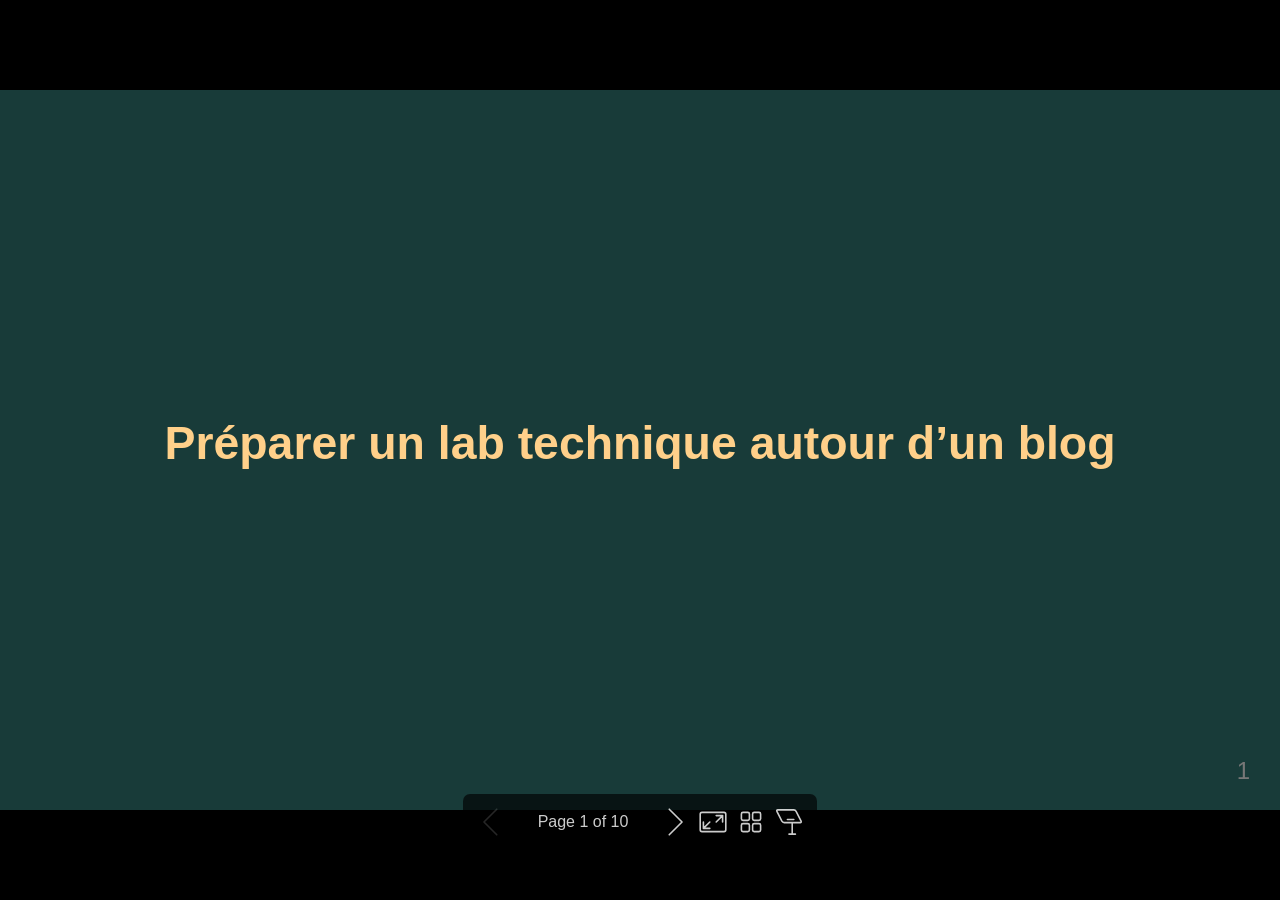
<file: lab-preparer-lab-blog/index.html>
<!DOCTYPE html><html lang="fr-FR"><head><title>Préparer un lab technique autour d’un blog</title><meta property="og:title" content="Préparer un lab technique autour d’un blog"><meta charset="UTF-8"><meta name="viewport" content="width=device-width,height=device-height,initial-scale=1.0"><meta name="apple-mobile-web-app-capable" content="yes"><meta http-equiv="X-UA-Compatible" content="ie=edge"><meta property="og:type" content="website"><meta name="twitter:card" content="summary"><style>@media screen{body[data-bespoke-view=""] .bespoke-marp-parent>.bespoke-marp-osc>button,body[data-bespoke-view=next] .bespoke-marp-parent>.bespoke-marp-osc>button,body[data-bespoke-view=overview] button.bespoke-marp-overview-close,body[data-bespoke-view=presenter] .bespoke-marp-presenter-container .bespoke-marp-presenter-info-container .bespoke-marp-presenter-info-page-area .bespoke-marp-presenter-info-page,body[data-bespoke-view=presenter] .bespoke-marp-presenter-container .bespoke-marp-presenter-info-container button,body[data-bespoke-view=presenter] .bespoke-marp-presenter-container .bespoke-marp-presenter-note-container button{appearance:none;background-color:initial;border:0;color:inherit;cursor:pointer;font-size:inherit;opacity:.8;outline:none;padding:0;transition:opacity .2s linear;-webkit-tap-highlight-color:transparent}body[data-bespoke-view=""] .bespoke-marp-parent>.bespoke-marp-osc>button:disabled,body[data-bespoke-view=next] .bespoke-marp-parent>.bespoke-marp-osc>button:disabled,body[data-bespoke-view=overview] button.bespoke-marp-overview-close:disabled,body[data-bespoke-view=presenter] .bespoke-marp-presenter-container .bespoke-marp-presenter-info-container .bespoke-marp-presenter-info-page-area .bespoke-marp-presenter-info-page:disabled,body[data-bespoke-view=presenter] .bespoke-marp-presenter-container .bespoke-marp-presenter-info-container button:disabled,body[data-bespoke-view=presenter] .bespoke-marp-presenter-container .bespoke-marp-presenter-note-container button:disabled{cursor:not-allowed;opacity:.15!important}body[data-bespoke-view=""] .bespoke-marp-parent>.bespoke-marp-osc>button:hover,body[data-bespoke-view=next] .bespoke-marp-parent>.bespoke-marp-osc>button:hover,body[data-bespoke-view=overview] button.bespoke-marp-overview-close:hover,body[data-bespoke-view=presenter] .bespoke-marp-presenter-container .bespoke-marp-presenter-info-container .bespoke-marp-presenter-info-page-area .bespoke-marp-presenter-info-page:hover,body[data-bespoke-view=presenter] .bespoke-marp-presenter-container .bespoke-marp-presenter-info-container button:hover,body[data-bespoke-view=presenter] .bespoke-marp-presenter-container .bespoke-marp-presenter-note-container button:hover{opacity:1}body[data-bespoke-view=""] .bespoke-marp-parent>.bespoke-marp-osc>button:hover:active,body[data-bespoke-view=next] .bespoke-marp-parent>.bespoke-marp-osc>button:hover:active,body[data-bespoke-view=overview] button.bespoke-marp-overview-close:hover:active,body[data-bespoke-view=presenter] .bespoke-marp-presenter-container .bespoke-marp-presenter-info-container .bespoke-marp-presenter-info-page-area .bespoke-marp-presenter-info-page:hover:active,body[data-bespoke-view=presenter] .bespoke-marp-presenter-container .bespoke-marp-presenter-info-container button:hover:active,body[data-bespoke-view=presenter] .bespoke-marp-presenter-container .bespoke-marp-presenter-note-container button:hover:active{opacity:.6}body[data-bespoke-view=""] .bespoke-marp-parent>.bespoke-marp-osc>button:hover:not(:disabled),body[data-bespoke-view=next] .bespoke-marp-parent>.bespoke-marp-osc>button:hover:not(:disabled),body[data-bespoke-view=overview] button.bespoke-marp-overview-close:hover:not(:disabled),body[data-bespoke-view=presenter] .bespoke-marp-presenter-container .bespoke-marp-presenter-info-container .bespoke-marp-presenter-info-page-area .bespoke-marp-presenter-info-page:hover:not(:disabled),body[data-bespoke-view=presenter] .bespoke-marp-presenter-container .bespoke-marp-presenter-info-container button:hover:not(:disabled),body[data-bespoke-view=presenter] .bespoke-marp-presenter-container .bespoke-marp-presenter-note-container button:hover:not(:disabled){transition:none}body[data-bespoke-view=""] .bespoke-marp-parent>.bespoke-marp-osc>button[data-bespoke-marp-osc=prev],body[data-bespoke-view=next] .bespoke-marp-parent>.bespoke-marp-osc>button[data-bespoke-marp-osc=prev],body[data-bespoke-view=presenter] .bespoke-marp-presenter-container .bespoke-marp-presenter-info-container button.bespoke-marp-presenter-info-page-prev{background:#0000 url("[data-uri]") no-repeat 50%;background-size:contain;overflow:hidden;text-indent:100%;white-space:nowrap}body[data-bespoke-view=""] .bespoke-marp-parent>.bespoke-marp-osc>button[data-bespoke-marp-osc=next],body[data-bespoke-view=next] .bespoke-marp-parent>.bespoke-marp-osc>button[data-bespoke-marp-osc=next],body[data-bespoke-view=presenter] .bespoke-marp-presenter-container .bespoke-marp-presenter-info-container button.bespoke-marp-presenter-info-page-next{background:#0000 url("[data-uri]") no-repeat 50%;background-size:contain;overflow:hidden;text-indent:100%;white-space:nowrap}:is(body[data-bespoke-view=""],body[data-bespoke-view=next]) .bespoke-marp-parent>.bespoke-marp-osc>button[data-bespoke-marp-osc=fullscreen]{background:#0000 url("[data-uri]") no-repeat 50%;background-size:contain;overflow:hidden;text-indent:100%;white-space:nowrap}:is(body[data-bespoke-view=""],body[data-bespoke-view=next]) .bespoke-marp-parent>.bespoke-marp-osc>button.exit[data-bespoke-marp-osc=fullscreen]{background-image:url("[data-uri]")}:is(body[data-bespoke-view=""],body[data-bespoke-view=next]) .bespoke-marp-parent>.bespoke-marp-osc>button[data-bespoke-marp-osc=presenter]{background:#0000 url("[data-uri]") no-repeat 50%;background-size:contain;overflow:hidden;text-indent:100%;white-space:nowrap}body[data-bespoke-view=overview] button.bespoke-marp-overview-close,body[data-bespoke-view=presenter] .bespoke-marp-presenter-container .bespoke-marp-presenter-note-container button.bespoke-marp-presenter-note-bigger{background:#0000 url("[data-uri]") no-repeat 50%;background-size:contain;overflow:hidden;text-indent:100%;white-space:nowrap}body[data-bespoke-view=presenter] .bespoke-marp-presenter-container .bespoke-marp-presenter-note-container button.bespoke-marp-presenter-note-smaller{background:#0000 url("[data-uri]") no-repeat 50%;background-size:contain;overflow:hidden;text-indent:100%;white-space:nowrap}:is(body[data-bespoke-view=""],body[data-bespoke-view=next]) .bespoke-marp-parent>.bespoke-marp-osc>button[data-bespoke-marp-osc=overview]{background:#0000 url("[data-uri]") no-repeat 50%;background-size:contain;overflow:hidden;text-indent:100%;white-space:nowrap}}@keyframes __bespoke_marp_transition_reduced_outgoing__{0%{opacity:1}to{opacity:0}}@keyframes __bespoke_marp_transition_reduced_incoming__{0%{mix-blend-mode:plus-lighter;opacity:0}to{mix-blend-mode:plus-lighter;opacity:1}}.bespoke-marp-note,.bespoke-marp-osc,.bespoke-progress-parent{display:none;transition:none}@media screen{::view-transition-group(*){animation-duration:var(--marp-bespoke-transition-animation-duration,.5s);animation-timing-function:ease}::view-transition-new(*),::view-transition-old(*){animation-delay:0s;animation-direction:var(--marp-bespoke-transition-animation-direction,normal);animation-duration:var(--marp-bespoke-transition-animation-duration,.5s);animation-fill-mode:both;animation-name:var(--marp-bespoke-transition-animation-name,var(--marp-bespoke-transition-animation-name-fallback,__bespoke_marp_transition_no_animation__));mix-blend-mode:normal}::view-transition-old(*){--marp-bespoke-transition-animation-name-fallback:__bespoke_marp_transition_reduced_outgoing__;animation-timing-function:ease}::view-transition-new(*){--marp-bespoke-transition-animation-name-fallback:__bespoke_marp_transition_reduced_incoming__;animation-timing-function:ease}::view-transition-new(root),::view-transition-old(root){animation-timing-function:linear}::view-transition-new(__bespoke_marp_transition_osc__),::view-transition-old(__bespoke_marp_transition_osc__){animation-duration:0s!important;animation-name:__bespoke_marp_transition_osc__!important}::view-transition-new(__bespoke_marp_transition_osc__){opacity:0!important}.bespoke-marp-transition-warming-up::view-transition-group(*),.bespoke-marp-transition-warming-up::view-transition-new(*),.bespoke-marp-transition-warming-up::view-transition-old(*){animation-play-state:paused!important}body,html{height:100%;margin:0}body{background:#000;overflow:hidden}svg.bespoke-marp-slide{content-visibility:hidden;interactivity:inert;opacity:0;pointer-events:none;z-index:-1}svg.bespoke-marp-slide:not(.bespoke-marp-active) *{view-transition-name:none!important}svg.bespoke-marp-slide.bespoke-marp-active{content-visibility:visible;interactivity:auto;opacity:1;pointer-events:auto;z-index:0}svg.bespoke-marp-slide.bespoke-marp-active.bespoke-marp-active-ready *{animation-name:__bespoke_marp__!important}@supports not (content-visibility:hidden){svg.bespoke-marp-slide[data-bespoke-marp-load=hideable]{display:none}svg.bespoke-marp-slide[data-bespoke-marp-load=hideable].bespoke-marp-active{display:block}}}@media screen and (prefers-reduced-motion:reduce){svg.bespoke-marp-slide *{view-transition-name:none!important}}@media screen{[data-bespoke-marp-fragment=inactive]{visibility:hidden}:is(body[data-bespoke-view=""],body[data-bespoke-view=next]) .bespoke-marp-parent{inset:0;position:absolute}:is(body[data-bespoke-view=""],body[data-bespoke-view=next]) .bespoke-marp-parent>.bespoke-marp-osc{background:#000000a6;border-radius:7px;bottom:50px;color:#fff;contain:paint;display:block;font-family:Helvetica,Arial,sans-serif;font-size:16px;left:50%;line-height:0;opacity:1;padding:12px;position:absolute;touch-action:manipulation;transform:translateX(-50%);transition:opacity .2s linear;-webkit-user-select:none;user-select:none;view-transition-name:__bespoke_marp_transition_osc__;white-space:nowrap;will-change:transform;z-index:1}:is(body[data-bespoke-view=""],body[data-bespoke-view=next]) .bespoke-marp-parent>.bespoke-marp-osc>:where(*){margin-left:6px}:is(body[data-bespoke-view=""],body[data-bespoke-view=next]) .bespoke-marp-parent>.bespoke-marp-osc>:where(*):where(:first-child){margin-left:0}:is(body[data-bespoke-view=""],body[data-bespoke-view=next]) .bespoke-marp-parent>.bespoke-marp-osc>span{opacity:.8}:is(body[data-bespoke-view=""],body[data-bespoke-view=next]) .bespoke-marp-parent>.bespoke-marp-osc>span[data-bespoke-marp-osc=page]{display:inline-block;min-width:140px;text-align:center}:is(body[data-bespoke-view=""],body[data-bespoke-view=next]) .bespoke-marp-parent>.bespoke-marp-osc>button[data-bespoke-marp-osc=fullscreen],:is(body[data-bespoke-view=""],body[data-bespoke-view=next]) .bespoke-marp-parent>.bespoke-marp-osc>button[data-bespoke-marp-osc=next],:is(body[data-bespoke-view=""],body[data-bespoke-view=next]) .bespoke-marp-parent>.bespoke-marp-osc>button[data-bespoke-marp-osc=overview],:is(body[data-bespoke-view=""],body[data-bespoke-view=next]) .bespoke-marp-parent>.bespoke-marp-osc>button[data-bespoke-marp-osc=presenter],:is(body[data-bespoke-view=""],body[data-bespoke-view=next]) .bespoke-marp-parent>.bespoke-marp-osc>button[data-bespoke-marp-osc=prev]{height:32px;line-height:32px;width:32px}:is(body[data-bespoke-view=""],body[data-bespoke-view=next]) .bespoke-marp-parent.bespoke-marp-inactive{cursor:none}:is(body[data-bespoke-view=""],body[data-bespoke-view=next]) .bespoke-marp-parent.bespoke-marp-inactive>.bespoke-marp-osc{opacity:0;pointer-events:none}:is(body[data-bespoke-view=""],body[data-bespoke-view=next]) svg.bespoke-marp-slide{height:100%;left:0;position:absolute;top:0;width:100%}body[data-bespoke-view=""] .bespoke-progress-parent{background:#222;display:flex;height:5px;width:100%}body[data-bespoke-view=""] .bespoke-progress-parent+:where(.bespoke-marp-parent){top:5px}body[data-bespoke-view=""] .bespoke-progress-parent .bespoke-progress-bar{background:#0288d1;flex:0 0 0;transition:flex-basis .2s cubic-bezier(0,1,1,1)}body[data-bespoke-view=next]{background:#0000}body[data-bespoke-view=presenter]{background:#161616}body[data-bespoke-view=presenter] .bespoke-marp-presenter-container{display:grid;font-family:Helvetica,Arial,sans-serif;grid-template:"current dragbar next" minmax(140px,1fr) "current dragbar note" 2fr "info    dragbar note" 3em;grid-template-columns:minmax(3px,var(--bespoke-marp-presenter-split-ratio,66%)) 0 minmax(3px,1fr);height:100%;left:0;position:absolute;top:0;width:100%}body[data-bespoke-view=presenter] .bespoke-marp-presenter-container :where(.bespoke-marp-parent){grid-area:current;overflow:hidden;position:relative}body[data-bespoke-view=presenter] .bespoke-marp-presenter-container :where(.bespoke-marp-parent) :where(svg.bespoke-marp-slide){height:calc(100% - 40px);left:20px;pointer-events:none;position:absolute;top:20px;-webkit-user-select:none;user-select:none;width:calc(100% - 40px)}body[data-bespoke-view=presenter] .bespoke-marp-presenter-container :where(.bespoke-marp-parent) :where(svg.bespoke-marp-slide).bespoke-marp-active{filter:drop-shadow(0 3px 10px rgba(0,0,0,.5))}body[data-bespoke-view=presenter] .bespoke-marp-presenter-container .bespoke-marp-presenter-dragbar-container{background:#0288d1;cursor:col-resize;grid-area:dragbar;margin-left:-3px;opacity:0;position:relative;transition:opacity .4s linear .1s;width:6px;z-index:10}body[data-bespoke-view=presenter] .bespoke-marp-presenter-container .bespoke-marp-presenter-dragbar-container:hover{opacity:1}body[data-bespoke-view=presenter] .bespoke-marp-presenter-container .bespoke-marp-presenter-dragbar-container.active{opacity:1;transition-delay:0s}body[data-bespoke-view=presenter] .bespoke-marp-presenter-container .bespoke-marp-presenter-next-container{background:#222;cursor:pointer;display:none;grid-area:next;overflow:hidden;position:relative}body[data-bespoke-view=presenter] .bespoke-marp-presenter-container .bespoke-marp-presenter-next-container.active{display:block}body[data-bespoke-view=presenter] .bespoke-marp-presenter-container .bespoke-marp-presenter-next-container iframe.bespoke-marp-presenter-next{background:#0000;border:0;display:block;filter:drop-shadow(0 3px 10px rgba(0,0,0,.5));height:calc(100% - 40px);left:20px;pointer-events:none;position:absolute;interactivity:inert;top:20px;-webkit-user-select:none;user-select:none;width:calc(100% - 40px)}body[data-bespoke-view=presenter] .bespoke-marp-presenter-container .bespoke-marp-presenter-note-container{background:#222;color:#eee;grid-area:note;position:relative;z-index:1}body[data-bespoke-view=presenter] .bespoke-marp-presenter-container .bespoke-marp-presenter-note-container button{height:1.5em;line-height:1.5em;width:1.5em}body[data-bespoke-view=presenter] .bespoke-marp-presenter-container .bespoke-marp-presenter-note-container .bespoke-marp-presenter-note-wrapper{display:block;inset:0;position:absolute}body[data-bespoke-view=presenter] .bespoke-marp-presenter-container .bespoke-marp-presenter-note-container .bespoke-marp-presenter-note-buttons{background:#000000a6;border-radius:4px;bottom:0;display:flex;gap:4px;margin:12px;opacity:0;padding:6px;pointer-events:none;position:absolute;right:0;transition:opacity .2s linear}body[data-bespoke-view=presenter] .bespoke-marp-presenter-container .bespoke-marp-presenter-note-container .bespoke-marp-presenter-note-buttons:focus-within,body[data-bespoke-view=presenter] .bespoke-marp-presenter-container .bespoke-marp-presenter-note-container .bespoke-marp-presenter-note-wrapper:focus-within+.bespoke-marp-presenter-note-buttons,body[data-bespoke-view=presenter] .bespoke-marp-presenter-container .bespoke-marp-presenter-note-container:hover .bespoke-marp-presenter-note-buttons{opacity:1;pointer-events:auto}body[data-bespoke-view=presenter] .bespoke-marp-presenter-container .bespoke-marp-presenter-note-container .bespoke-marp-note{box-sizing:border-box;font-size:calc(1.1em*var(--bespoke-marp-note-font-scale, 1));height:calc(100% - 40px);margin:20px;overflow:auto;padding-right:3px;white-space:pre-wrap;width:calc(100% - 40px);word-wrap:break-word;scrollbar-color:#eeeeee80 #0000;scrollbar-width:thin}body[data-bespoke-view=presenter] .bespoke-marp-presenter-container .bespoke-marp-presenter-note-container .bespoke-marp-note::-webkit-scrollbar{width:6px}body[data-bespoke-view=presenter] .bespoke-marp-presenter-container .bespoke-marp-presenter-note-container .bespoke-marp-note::-webkit-scrollbar-track{background:#0000}body[data-bespoke-view=presenter] .bespoke-marp-presenter-container .bespoke-marp-presenter-note-container .bespoke-marp-note::-webkit-scrollbar-thumb{background:#eeeeee80;border-radius:6px}body[data-bespoke-view=presenter] .bespoke-marp-presenter-container .bespoke-marp-presenter-note-container .bespoke-marp-note:empty{pointer-events:none}body[data-bespoke-view=presenter] .bespoke-marp-presenter-container .bespoke-marp-presenter-note-container .bespoke-marp-note.active{display:block}body[data-bespoke-view=presenter] .bespoke-marp-presenter-container .bespoke-marp-presenter-note-container .bespoke-marp-note p:first-child{margin-top:0}body[data-bespoke-view=presenter] .bespoke-marp-presenter-container .bespoke-marp-presenter-note-container .bespoke-marp-note p:last-child{margin-bottom:0}body[data-bespoke-view=presenter] .bespoke-marp-presenter-container .bespoke-marp-presenter-info-container{align-items:center;box-sizing:border-box;color:#eee;display:flex;flex-wrap:nowrap;grid-area:info;justify-content:center;overflow:hidden;padding:0 10px}body[data-bespoke-view=presenter] .bespoke-marp-presenter-container .bespoke-marp-presenter-info-container :is(.bespoke-marp-presenter-info-page-area,.bespoke-marp-presenter-info-time,.bespoke-marp-presenter-info-timer){box-sizing:border-box;display:block;padding:0 10px;white-space:nowrap;width:100%}body[data-bespoke-view=presenter] .bespoke-marp-presenter-container .bespoke-marp-presenter-info-container button{height:1.5em;line-height:1.5em;width:1.5em}body[data-bespoke-view=presenter] .bespoke-marp-presenter-container .bespoke-marp-presenter-info-container .bespoke-marp-presenter-info-page-area{order:2;text-align:center}body[data-bespoke-view=presenter] .bespoke-marp-presenter-container .bespoke-marp-presenter-info-container .bespoke-marp-presenter-info-page-area .bespoke-marp-presenter-info-page{display:inline-block;min-width:120px;text-align:center}body[data-bespoke-view=presenter] .bespoke-marp-presenter-container .bespoke-marp-presenter-info-container .bespoke-marp-presenter-info-time{color:#999;order:1;text-align:left}body[data-bespoke-view=presenter] .bespoke-marp-presenter-container .bespoke-marp-presenter-info-container .bespoke-marp-presenter-info-timer{color:#999;order:3;text-align:right}body[data-bespoke-view=presenter] .bespoke-marp-presenter-container .bespoke-marp-presenter-info-container .bespoke-marp-presenter-info-timer:hover{cursor:pointer}body[data-bespoke-view=overview]{background:#161616;overflow:auto}body[data-bespoke-view=overview] [data-bespoke-marp-fragment=inactive]{visibility:visible}body[data-bespoke-view=overview] .bespoke-marp-overview-header{backdrop-filter:blur(4px);background:#222222d9;box-shadow:0 3px 10px #00000080;box-sizing:border-box;display:flex;height:48px;inset:0 0 auto;justify-content:flex-end;padding:10px;position:fixed;z-index:1}body[data-bespoke-view=overview] button.bespoke-marp-overview-close{height:28px;line-height:28px;transform:rotate(45deg);width:28px}body[data-bespoke-view=overview] .bespoke-marp-parent{display:grid;gap:40px;grid-template-columns:repeat(auto-fit,minmax(0,240px));justify-content:space-around;padding:30px}body[data-bespoke-view=overview] .bespoke-marp-parent svg.bespoke-marp-slide{--bov-selected:#0000;--bov-focus:#161616;--bov-focus-outline:#0000;background-image:conic-gradient(#161616 0 0),conic-gradient(var(--bov-focus) 0 0),conic-gradient(var(--bov-focus-outline) 0 0),conic-gradient(var(--bov-selected) 0 0);background-position:5px 5px,3px 3px,2px 2px,0 0;background-repeat:no-repeat;background-size:calc(100% - 10px) calc(100% - 10px),calc(100% - 6px) calc(100% - 6px),calc(100% - 4px) calc(100% - 4px),100% 100%;content-visibility:visible;cursor:pointer;filter:drop-shadow(0 3px 10px rgba(0,0,0,.5));margin:-6px;padding:6px;interactivity:auto;opacity:1;outline:0;pointer-events:auto;scroll-margin-block:30px;width:100%;z-index:0}body[data-bespoke-view=overview] .bespoke-marp-parent svg.bespoke-marp-slide *,body[data-bespoke-view=overview] .bespoke-marp-parent svg.bespoke-marp-slide.bespoke-marp-active *{pointer-events:none;interactivity:inert}body[data-bespoke-view=overview] .bespoke-marp-parent :is(svg.bespoke-marp-slide:active,svg.bespoke-marp-slide:focus-visible,svg.bespoke-marp-slide:hover){--bov-focus-outline:#161616}body[data-bespoke-view=overview] .bespoke-marp-parent svg.bespoke-marp-slide:focus-visible,body[data-bespoke-view=overview] .bespoke-marp-parent svg.bespoke-marp-slide:hover{--bov-focus:#999}body[data-bespoke-view=overview] .bespoke-marp-parent svg.bespoke-marp-slide:active{--bov-focus:#eee}body[data-bespoke-view=overview] .bespoke-marp-parent svg.bespoke-marp-slide.bespoke-marp-active{--bov-selected:#0288d1}body[data-bespoke-view=overview]:has(.bespoke-marp-overview-header) .bespoke-marp-parent{padding-top:78px}body[data-bespoke-view=overview]:has(.bespoke-marp-overview-header) .bespoke-marp-parent svg.bespoke-marp-slide{scroll-margin-top:78px}.bespoke-marp-overview{background:#000000a6;inset:0;opacity:0;pointer-events:none;position:fixed;transition:opacity .1s ease;z-index:10}.bespoke-marp-overview iframe{background:#222;border:0;display:block;height:100%;left:0;position:absolute;top:0;width:100%}.bespoke-marp-overview[data-open="1"]{opacity:1;pointer-events:auto}}@media print{.bespoke-marp-overview,.bespoke-marp-presenter-info-container,.bespoke-marp-presenter-next-container,.bespoke-marp-presenter-note-container{display:none}}</style><style>div#\:\$p > svg > foreignObject > section{width:1280px;height:720px;box-sizing:border-box;overflow:hidden;position:relative;scroll-snap-align:center center;-webkit-text-size-adjust:100%;text-size-adjust:100%}div#\:\$p > svg > foreignObject > section::after{bottom:0;content:attr(data-marpit-pagination);padding:inherit;pointer-events:none;position:absolute;right:0}div#\:\$p > svg > foreignObject > section:not([data-marpit-pagination])::after{display:none}div#\:\$p > svg > foreignObject > section :where(:is(h1, marp-h1)){font-size:2em;margin-block:0.67em}div#\:\$p > svg > foreignObject > section section:where(:is(h1, marp-h1)){--marpit-root-font-size: 2em}div#\:\$p > svg > foreignObject > section video::-webkit-media-controls{will-change:transform}@page {size:1280px 720px;margin:0}@media print{html, body{background-color:#fff;margin:0;page-break-inside:avoid;break-inside:avoid-page}div#\:\$p > svg > foreignObject > section{page-break-before:always;break-before:page}div#\:\$p > svg > foreignObject > section, div#\:\$p > svg > foreignObject > section *{-webkit-print-color-adjust:exact!important;animation-delay:0s!important;animation-duration:0s!important;color-adjust:exact!important;print-color-adjust:exact!important;transition:none!important}div#\:\$p > svg[data-marpit-svg]{display:block;height:100vh;width:100vw}}div#\:\$p > svg > foreignObject > :where(section){container-type:size}div#\:\$p > svg > foreignObject > section img[data-marp-twemoji]{background:transparent;height:1em;margin:0 .05em 0 .1em;vertical-align:-.1em;width:1em}div#\:\$p > svg > foreignObject > section{--fgColor-danger:light-dark(#d1242f, #f85149);--bgColor-attention-muted:light-dark(#fff8c5, #bb800926);--bgColor-muted:light-dark(#f6f8fa, #151b23);--bgColor-neutral-muted:light-dark(#818b981f, #656c7633);--borderColor-accent-emphasis:light-dark(#0969da, #1f6feb);--borderColor-attention-emphasis:light-dark(#9a6700, #9e6a03);--borderColor-danger-emphasis:light-dark(#cf222e, #da3633);--borderColor-default:light-dark(#d1d9e0, #3d444d);--borderColor-done-emphasis:light-dark(#8250df, #8957e5);--borderColor-success-emphasis:light-dark(#1a7f37, #238636);--color-prettylights-syntax-brackethighlighter-angle:light-dark(#59636e, #9198a1);--color-prettylights-syntax-brackethighlighter-unmatched:light-dark(#82071e, #f85149);--color-prettylights-syntax-carriage-return-bg:light-dark(#cf222e, #b62324);--color-prettylights-syntax-carriage-return-text:light-dark(#f6f8fa, #f0f6fc);--color-prettylights-syntax-comment:light-dark(#59636e, #9198a1);--color-prettylights-syntax-constant:light-dark(#0550ae, #79c0ff);--color-prettylights-syntax-constant-other-reference-link:light-dark(#0a3069, #a5d6ff);--color-prettylights-syntax-entity:light-dark(#6639ba, #d2a8ff);--color-prettylights-syntax-entity-tag:light-dark(#0550ae, #7ee787);--color-prettylights-syntax-invalid-illegal-text:light-dark(var(--fgColor-danger), var(--fgColor-danger));--color-prettylights-syntax-keyword:light-dark(#cf222e, #ff7b72);--color-prettylights-syntax-markup-changed-bg:light-dark(#ffd8b5, #5a1e02);--color-prettylights-syntax-markup-changed-text:light-dark(#953800, #ffdfb6);--color-prettylights-syntax-markup-deleted-bg:light-dark(#ffebe9, #67060c);--color-prettylights-syntax-markup-deleted-text:light-dark(#82071e, #ffdcd7);--color-prettylights-syntax-markup-heading:light-dark(#0550ae, #1f6feb);--color-prettylights-syntax-markup-ignored-bg:light-dark(#0550ae, #1158c7);--color-prettylights-syntax-markup-ignored-text:light-dark(#d1d9e0, #f0f6fc);--color-prettylights-syntax-markup-inserted-bg:light-dark(#dafbe1, #033a16);--color-prettylights-syntax-markup-inserted-text:light-dark(#116329, #aff5b4);--color-prettylights-syntax-markup-list:light-dark(#3b2300, #f2cc60);--color-prettylights-syntax-meta-diff-range:light-dark(#8250df, #d2a8ff);--color-prettylights-syntax-string:light-dark(#0a3069, #a5d6ff);--color-prettylights-syntax-string-regexp:light-dark(#116329, #7ee787);--color-prettylights-syntax-sublimelinter-gutter-mark:light-dark(#818b98, #3d444d);--color-prettylights-syntax-variable:light-dark(#953800, #ffa657);--fgColor-accent:light-dark(#0969da, #4493f8);--fgColor-attention:light-dark(#9a6700, #d29922);--fgColor-done:light-dark(#8250df, #ab7df8);--fgColor-muted:light-dark(#59636e, #9198a1);--fgColor-success:light-dark(#1a7f37, #3fb950);--bgColor-default:light-dark(#fff, #0d1117);--borderColor-muted:light-dark(#d1d9e0b3, #3d444db3);--color-prettylights-syntax-invalid-illegal-bg:light-dark(var(--bgColor-danger-muted), var(--bgColor-danger-muted));--color-prettylights-syntax-markup-bold:light-dark(#1f2328, #f0f6fc);--color-prettylights-syntax-markup-italic:light-dark(#1f2328, #f0f6fc);--color-prettylights-syntax-storage-modifier-import:light-dark(#1f2328, #f0f6fc);--fgColor-default:light-dark(#1f2328, #f0f6fc);--focus-outlineColor:light-dark(var(--borderColor-accent-emphasis), var(--borderColor-accent-emphasis));--borderColor-neutral-muted:light-dark(var(--borderColor-muted), var(--borderColor-muted));--base-size-16:calc(var(--marpit-root-font-size, 1rem) * 1);--base-size-24:calc(var(--marpit-root-font-size, 1rem) * 1.5);--base-size-4:calc(var(--marpit-root-font-size, 1rem) * 0.25);--base-size-40:calc(var(--marpit-root-font-size, 1rem) * 2.5);--base-size-8:calc(var(--marpit-root-font-size, 1rem) * 0.5);--base-text-weight-medium:500;--base-text-weight-normal:400;--base-text-weight-semibold:600;--fontStack-monospace:ui-monospace, SFMono-Regular, SF Mono, Menlo, Consolas, Liberation Mono, monospace;--fontStack-sansSerif:-apple-system, BlinkMacSystemFont, "Segoe UI", "Noto Sans", Helvetica, Arial, sans-serif, "Apple Color Emoji", "Segoe UI Emoji";}/*!
 * Marp default theme.
 *
 * @theme default
 * @author Yuki Hattori
 *
 * @auto-scaling true
 * @size 16:9 1280px 720px
 * @size 4:3 960px 720px
 */div#\:\$p > svg > foreignObject > section [data-theme=light],div#\:\$p > svg > foreignObject > section{color-scheme:light}div#\:\$p > svg > foreignObject > section [data-theme=dark],div#\:\$p > svg > foreignObject > section:where(.invert){color-scheme:dark}div#\:\$p > svg > foreignObject > section{-ms-text-size-adjust:100%;-webkit-text-size-adjust:100%;margin:0;font-weight:var(--base-text-weight-normal, 400);color:var(--fgColor-default);background-color:var(--bgColor-default);font-family:var(--fontStack-sansSerif, -apple-system, BlinkMacSystemFont, "Segoe UI", "Noto Sans", Helvetica, Arial, sans-serif, "Apple Color Emoji", "Segoe UI Emoji");font-size:16px;line-height:1.5;word-wrap:break-word}div#\:\$p > svg > foreignObject > section{--marpit-root-font-size:16px}div#\:\$p > svg > foreignObject > section a{text-decoration:underline;text-underline-offset:calc(var(--marpit-root-font-size, 1rem) * .2)}div#\:\$p > svg > foreignObject > section :is(h1, marp-h1):hover .anchor .octicon-link:before,div#\:\$p > svg > foreignObject > section :is(h2, marp-h2):hover .anchor .octicon-link:before,div#\:\$p > svg > foreignObject > section :is(h3, marp-h3):hover .anchor .octicon-link:before,div#\:\$p > svg > foreignObject > section :is(h4, marp-h4):hover .anchor .octicon-link:before,div#\:\$p > svg > foreignObject > section :is(h5, marp-h5):hover .anchor .octicon-link:before,div#\:\$p > svg > foreignObject > section :is(h6, marp-h6):hover .anchor .octicon-link:before{width:16px;height:16px;content:" ";display:inline-block;background-color:currentColor;-webkit-mask-image:url('data:image/svg+xml;charset=utf-8,<svg xmlns="http://www.w3.org/2000/svg" aria-hidden="true" viewBox="0 0 16 16"><path fill-rule="evenodd" d="M7.775 3.275a.75.75 0 0 0 1.06 1.06l1.25-1.25a2 2 0 1 1 2.83 2.83l-2.5 2.5a2 2 0 0 1-2.83 0 .75.75 0 0 0-1.06 1.06 3.5 3.5 0 0 0 4.95 0l2.5-2.5a3.5 3.5 0 0 0-4.95-4.95zm-4.69 9.64a2 2 0 0 1 0-2.83l2.5-2.5a2 2 0 0 1 2.83 0 .75.75 0 0 0 1.06-1.06 3.5 3.5 0 0 0-4.95 0l-2.5 2.5a3.5 3.5 0 0 0 4.95 4.95l1.25-1.25a.75.75 0 0 0-1.06-1.06l-1.25 1.25a2 2 0 0 1-2.83 0"/></svg>');mask-image:url('data:image/svg+xml;charset=utf-8,<svg xmlns="http://www.w3.org/2000/svg" aria-hidden="true" viewBox="0 0 16 16"><path fill-rule="evenodd" d="M7.775 3.275a.75.75 0 0 0 1.06 1.06l1.25-1.25a2 2 0 1 1 2.83 2.83l-2.5 2.5a2 2 0 0 1-2.83 0 .75.75 0 0 0-1.06 1.06 3.5 3.5 0 0 0 4.95 0l2.5-2.5a3.5 3.5 0 0 0-4.95-4.95zm-4.69 9.64a2 2 0 0 1 0-2.83l2.5-2.5a2 2 0 0 1 2.83 0 .75.75 0 0 0 1.06-1.06 3.5 3.5 0 0 0-4.95 0l-2.5 2.5a3.5 3.5 0 0 0 4.95 4.95l1.25-1.25a.75.75 0 0 0-1.06-1.06l-1.25 1.25a2 2 0 0 1-2.83 0"/></svg>')}div#\:\$p > svg > foreignObject > section details,div#\:\$p > svg > foreignObject > section figcaption,div#\:\$p > svg > foreignObject > section figure{display:block}div#\:\$p > svg > foreignObject > section summary{display:list-item}div#\:\$p > svg > foreignObject > section [hidden]{display:none!important}div#\:\$p > svg > foreignObject > section a{background-color:transparent;color:var(--fgColor-accent);text-decoration:none}div#\:\$p > svg > foreignObject > section abbr[title]{border-bottom:none;-webkit-text-decoration:underline dotted;text-decoration:underline dotted}div#\:\$p > svg > foreignObject > section b,div#\:\$p > svg > foreignObject > section strong{font-weight:var(--base-text-weight-semibold, 600)}div#\:\$p > svg > foreignObject > section dfn{font-style:italic}div#\:\$p > svg > foreignObject > section :is(h1, marp-h1){margin:.67em 0;font-weight:var(--base-text-weight-semibold, 600);padding-bottom:.3em;font-size:2em;border-bottom:1px solid var(--borderColor-muted)}div#\:\$p > svg > foreignObject > section mark{background-color:var(--bgColor-attention-muted);color:var(--fgColor-default)}div#\:\$p > svg > foreignObject > section small{font-size:90%}div#\:\$p > svg > foreignObject > section sub,div#\:\$p > svg > foreignObject > section sup{font-size:75%;line-height:0;position:relative;vertical-align:baseline}div#\:\$p > svg > foreignObject > section sub{bottom:-.25em}div#\:\$p > svg > foreignObject > section sup{top:-.5em}div#\:\$p > svg > foreignObject > section img{border-style:none;max-width:100%;box-sizing:content-box}div#\:\$p > svg > foreignObject > section code,div#\:\$p > svg > foreignObject > section kbd,div#\:\$p > svg > foreignObject > section :is(pre, marp-pre),div#\:\$p > svg > foreignObject > section samp{font-family:monospace;font-size:1em}div#\:\$p > svg > foreignObject > section figure{margin:1em var(--base-size-40)}div#\:\$p > svg > foreignObject > section hr{box-sizing:content-box;overflow:hidden;background:transparent;height:.25em;padding:0;margin:var(--base-size-24) 0;background-color:var(--borderColor-default);border:0}div#\:\$p > svg > foreignObject > section input{font:inherit;margin:0;overflow:visible;font-family:inherit;font-size:inherit;line-height:inherit}div#\:\$p > svg > foreignObject > section [type=button],div#\:\$p > svg > foreignObject > section [type=reset],div#\:\$p > svg > foreignObject > section [type=submit]{-webkit-appearance:button;-moz-appearance:button;appearance:button}div#\:\$p > svg > foreignObject > section [type=checkbox],div#\:\$p > svg > foreignObject > section [type=radio]{box-sizing:border-box;padding:0}div#\:\$p > svg > foreignObject > section [type=number]::-webkit-inner-spin-button,div#\:\$p > svg > foreignObject > section [type=number]::-webkit-outer-spin-button{height:auto}div#\:\$p > svg > foreignObject > section [type=search]::-webkit-search-cancel-button,div#\:\$p > svg > foreignObject > section [type=search]::-webkit-search-decoration{-webkit-appearance:none;appearance:none}div#\:\$p > svg > foreignObject > section ::-webkit-input-placeholder{color:inherit;opacity:.54}div#\:\$p > svg > foreignObject > section ::-webkit-file-upload-button{-webkit-appearance:button;appearance:button;font:inherit}div#\:\$p > svg > foreignObject > section a:hover{text-decoration:underline}div#\:\$p > svg > foreignObject > section ::-moz-placeholder{color:var(--fgColor-muted);opacity:1}div#\:\$p > svg > foreignObject > section ::placeholder{color:var(--fgColor-muted);opacity:1}div#\:\$p > svg > foreignObject > section hr:after,div#\:\$p > svg > foreignObject > section hr:before{display:table;content:""}div#\:\$p > svg > foreignObject > section hr:after{clear:both}div#\:\$p > svg > foreignObject > section table{border-spacing:0;border-collapse:collapse;display:block;width:-moz-max-content;width:max-content;max-width:100%;overflow:auto;font-variant:tabular-nums}div#\:\$p > svg > foreignObject > section td,div#\:\$p > svg > foreignObject > section th{padding:0}div#\:\$p > svg > foreignObject > section details summary{cursor:pointer}div#\:\$p > svg > foreignObject > section [role=button]:focus,div#\:\$p > svg > foreignObject > section a:focus,div#\:\$p > svg > foreignObject > section input[type=checkbox]:focus,div#\:\$p > svg > foreignObject > section input[type=radio]:focus{outline:2px solid var(--focus-outlineColor);outline-offset:-2px;box-shadow:none}div#\:\$p > svg > foreignObject > section [role=button]:focus:not(:focus-visible),div#\:\$p > svg > foreignObject > section a:focus:not(:focus-visible),div#\:\$p > svg > foreignObject > section input[type=checkbox]:focus:not(:focus-visible),div#\:\$p > svg > foreignObject > section input[type=radio]:focus:not(:focus-visible){outline:1px solid transparent}div#\:\$p > svg > foreignObject > section [role=button]:focus-visible,div#\:\$p > svg > foreignObject > section a:focus-visible,div#\:\$p > svg > foreignObject > section input[type=checkbox]:focus-visible,div#\:\$p > svg > foreignObject > section input[type=radio]:focus-visible{outline:2px solid var(--focus-outlineColor);outline-offset:-2px;box-shadow:none}div#\:\$p > svg > foreignObject > section a:not([class]):focus,div#\:\$p > svg > foreignObject > section a:not([class]):focus-visible,div#\:\$p > svg > foreignObject > section input[type=checkbox]:focus,div#\:\$p > svg > foreignObject > section input[type=checkbox]:focus-visible,div#\:\$p > svg > foreignObject > section input[type=radio]:focus,div#\:\$p > svg > foreignObject > section input[type=radio]:focus-visible{outline-offset:0}div#\:\$p > svg > foreignObject > section kbd{display:inline-block;padding:var(--base-size-4);font:11px var(--fontStack-monospace, ui-monospace, SFMono-Regular, SF Mono, Menlo, Consolas, Liberation Mono, monospace);line-height:10px;color:var(--fgColor-default);vertical-align:middle;background-color:var(--bgColor-muted);border-bottom-color:var(--borderColor-neutral-muted);border:1px solid var(--borderColor-neutral-muted);border-radius:6px;box-shadow:inset 0 -1px 0 var(--borderColor-neutral-muted)}div#\:\$p > svg > foreignObject > section :is(h1, marp-h1),div#\:\$p > svg > foreignObject > section :is(h2, marp-h2),div#\:\$p > svg > foreignObject > section :is(h3, marp-h3),div#\:\$p > svg > foreignObject > section :is(h4, marp-h4),div#\:\$p > svg > foreignObject > section :is(h5, marp-h5),div#\:\$p > svg > foreignObject > section :is(h6, marp-h6){margin-top:var(--base-size-24);margin-bottom:var(--base-size-16);font-weight:var(--base-text-weight-semibold, 600);line-height:1.25}div#\:\$p > svg > foreignObject > section :is(h2, marp-h2){padding-bottom:.3em;font-size:1.5em;border-bottom:1px solid var(--borderColor-muted)}div#\:\$p > svg > foreignObject > section :is(h2, marp-h2),div#\:\$p > svg > foreignObject > section :is(h3, marp-h3){font-weight:var(--base-text-weight-semibold, 600)}div#\:\$p > svg > foreignObject > section :is(h3, marp-h3){font-size:1.25em}div#\:\$p > svg > foreignObject > section :is(h4, marp-h4){font-size:1em}div#\:\$p > svg > foreignObject > section :is(h4, marp-h4),div#\:\$p > svg > foreignObject > section :is(h5, marp-h5){font-weight:var(--base-text-weight-semibold, 600)}div#\:\$p > svg > foreignObject > section :is(h5, marp-h5){font-size:.875em}div#\:\$p > svg > foreignObject > section :is(h6, marp-h6){font-weight:var(--base-text-weight-semibold, 600);font-size:.85em;color:var(--fgColor-muted)}div#\:\$p > svg > foreignObject > section p{margin-top:0;margin-bottom:10px}div#\:\$p > svg > foreignObject > section blockquote{margin:0;padding:0 1em;color:var(--fgColor-muted);border-left:.25em solid var(--borderColor-default)}div#\:\$p > svg > foreignObject > section ol,div#\:\$p > svg > foreignObject > section ul{margin-top:0;margin-bottom:0;padding-left:2em}div#\:\$p > svg > foreignObject > section ol ol,div#\:\$p > svg > foreignObject > section ul ol{list-style-type:lower-roman}div#\:\$p > svg > foreignObject > section ol ol ol,div#\:\$p > svg > foreignObject > section ol ul ol,div#\:\$p > svg > foreignObject > section ul ol ol,div#\:\$p > svg > foreignObject > section ul ul ol{list-style-type:lower-alpha}div#\:\$p > svg > foreignObject > section dd{margin-left:0}div#\:\$p > svg > foreignObject > section code,div#\:\$p > svg > foreignObject > section :is(pre, marp-pre),div#\:\$p > svg > foreignObject > section samp,div#\:\$p > svg > foreignObject > section tt{font-family:var(--fontStack-monospace, ui-monospace, SFMono-Regular, SF Mono, Menlo, Consolas, Liberation Mono, monospace);font-size:12px}div#\:\$p > svg > foreignObject > section :is(pre, marp-pre){margin-top:0;margin-bottom:0;word-wrap:normal}div#\:\$p > svg > foreignObject > section .octicon{display:inline-block;overflow:visible!important;vertical-align:text-bottom;fill:currentColor}div#\:\$p > svg > foreignObject > section input::-webkit-inner-spin-button,div#\:\$p > svg > foreignObject > section input::-webkit-outer-spin-button{margin:0;-webkit-appearance:none;appearance:none}div#\:\$p > svg > foreignObject > section .mr-2{margin-right:var(--base-size-8, 8px)!important}div#\:\$p > svg > foreignObject > section:after,div#\:\$p > svg > foreignObject > section:before{display:table}div#\:\$p > svg > foreignObject > section:after{clear:both}div#\:\$p > svg > foreignObject > section>:first-child{margin-top:0!important}div#\:\$p > svg > foreignObject > section>:last-child{margin-bottom:0!important}div#\:\$p > svg > foreignObject > section a:not([href]){color:inherit;text-decoration:none}div#\:\$p > svg > foreignObject > section .absent{color:var(--fgColor-danger)}div#\:\$p > svg > foreignObject > section .anchor{float:left;padding-right:var(--base-size-4);margin-left:-20px;line-height:1}div#\:\$p > svg > foreignObject > section .anchor:focus{outline:none}div#\:\$p > svg > foreignObject > section blockquote,div#\:\$p > svg > foreignObject > section details,div#\:\$p > svg > foreignObject > section dl,div#\:\$p > svg > foreignObject > section ol,div#\:\$p > svg > foreignObject > section p,div#\:\$p > svg > foreignObject > section :is(pre, marp-pre),div#\:\$p > svg > foreignObject > section table,div#\:\$p > svg > foreignObject > section ul{margin-top:0;margin-bottom:var(--base-size-16)}div#\:\$p > svg > foreignObject > section blockquote>:first-child{margin-top:0}div#\:\$p > svg > foreignObject > section blockquote>:last-child{margin-bottom:0}div#\:\$p > svg > foreignObject > section :is(h1, marp-h1) .octicon-link,div#\:\$p > svg > foreignObject > section :is(h2, marp-h2) .octicon-link,div#\:\$p > svg > foreignObject > section :is(h3, marp-h3) .octicon-link,div#\:\$p > svg > foreignObject > section :is(h4, marp-h4) .octicon-link,div#\:\$p > svg > foreignObject > section :is(h5, marp-h5) .octicon-link,div#\:\$p > svg > foreignObject > section :is(h6, marp-h6) .octicon-link{color:var(--fgColor-default);vertical-align:middle;visibility:hidden}div#\:\$p > svg > foreignObject > section :is(h1, marp-h1):hover .anchor,div#\:\$p > svg > foreignObject > section :is(h2, marp-h2):hover .anchor,div#\:\$p > svg > foreignObject > section :is(h3, marp-h3):hover .anchor,div#\:\$p > svg > foreignObject > section :is(h4, marp-h4):hover .anchor,div#\:\$p > svg > foreignObject > section :is(h5, marp-h5):hover .anchor,div#\:\$p > svg > foreignObject > section :is(h6, marp-h6):hover .anchor{text-decoration:none}div#\:\$p > svg > foreignObject > section :is(h1, marp-h1):hover .anchor .octicon-link,div#\:\$p > svg > foreignObject > section :is(h2, marp-h2):hover .anchor .octicon-link,div#\:\$p > svg > foreignObject > section :is(h3, marp-h3):hover .anchor .octicon-link,div#\:\$p > svg > foreignObject > section :is(h4, marp-h4):hover .anchor .octicon-link,div#\:\$p > svg > foreignObject > section :is(h5, marp-h5):hover .anchor .octicon-link,div#\:\$p > svg > foreignObject > section :is(h6, marp-h6):hover .anchor .octicon-link{visibility:visible}div#\:\$p > svg > foreignObject > section :is(h1, marp-h1) code,div#\:\$p > svg > foreignObject > section :is(h1, marp-h1) tt,div#\:\$p > svg > foreignObject > section :is(h2, marp-h2) code,div#\:\$p > svg > foreignObject > section :is(h2, marp-h2) tt,div#\:\$p > svg > foreignObject > section :is(h3, marp-h3) code,div#\:\$p > svg > foreignObject > section :is(h3, marp-h3) tt,div#\:\$p > svg > foreignObject > section :is(h4, marp-h4) code,div#\:\$p > svg > foreignObject > section :is(h4, marp-h4) tt,div#\:\$p > svg > foreignObject > section :is(h5, marp-h5) code,div#\:\$p > svg > foreignObject > section :is(h5, marp-h5) tt,div#\:\$p > svg > foreignObject > section :is(h6, marp-h6) code,div#\:\$p > svg > foreignObject > section :is(h6, marp-h6) tt{padding:0 .2em;font-size:inherit}div#\:\$p > svg > foreignObject > section summary :is(h1, marp-h1),div#\:\$p > svg > foreignObject > section summary :is(h2, marp-h2),div#\:\$p > svg > foreignObject > section summary :is(h3, marp-h3),div#\:\$p > svg > foreignObject > section summary :is(h4, marp-h4),div#\:\$p > svg > foreignObject > section summary :is(h5, marp-h5),div#\:\$p > svg > foreignObject > section summary :is(h6, marp-h6){display:inline-block}div#\:\$p > svg > foreignObject > section summary :is(h1, marp-h1) .anchor,div#\:\$p > svg > foreignObject > section summary :is(h2, marp-h2) .anchor,div#\:\$p > svg > foreignObject > section summary :is(h3, marp-h3) .anchor,div#\:\$p > svg > foreignObject > section summary :is(h4, marp-h4) .anchor,div#\:\$p > svg > foreignObject > section summary :is(h5, marp-h5) .anchor,div#\:\$p > svg > foreignObject > section summary :is(h6, marp-h6) .anchor{margin-left:-40px}div#\:\$p > svg > foreignObject > section summary :is(h1, marp-h1),div#\:\$p > svg > foreignObject > section summary :is(h2, marp-h2){padding-bottom:0;border-bottom:0}div#\:\$p > svg > foreignObject > section ol.no-list,div#\:\$p > svg > foreignObject > section ul.no-list{padding:0;list-style-type:none}div#\:\$p > svg > foreignObject > section ol[type="a s"]{list-style-type:lower-alpha}div#\:\$p > svg > foreignObject > section ol[type="A s"]{list-style-type:upper-alpha}div#\:\$p > svg > foreignObject > section ol[type="i s"]{list-style-type:lower-roman}div#\:\$p > svg > foreignObject > section ol[type="I s"]{list-style-type:upper-roman}div#\:\$p > svg > foreignObject > section div>ol:not([type]),div#\:\$p > svg > foreignObject > section ol[type="1"]{list-style-type:decimal}div#\:\$p > svg > foreignObject > section ol ol,div#\:\$p > svg > foreignObject > section ol ul,div#\:\$p > svg > foreignObject > section ul ol,div#\:\$p > svg > foreignObject > section ul ul{margin-top:0;margin-bottom:0}div#\:\$p > svg > foreignObject > section li>p{margin-top:var(--base-size-16)}div#\:\$p > svg > foreignObject > section li+li{margin-top:.25em}div#\:\$p > svg > foreignObject > section dl{padding:0}div#\:\$p > svg > foreignObject > section dl dt{padding:0;margin-top:var(--base-size-16);font-size:1em;font-style:italic;font-weight:var(--base-text-weight-semibold, 600)}div#\:\$p > svg > foreignObject > section dl dd{padding:0 var(--base-size-16);margin-bottom:var(--base-size-16)}div#\:\$p > svg > foreignObject > section table th{font-weight:var(--base-text-weight-semibold, 600)}div#\:\$p > svg > foreignObject > section table td,div#\:\$p > svg > foreignObject > section table th{padding:6px 13px;border:1px solid var(--borderColor-default)}div#\:\$p > svg > foreignObject > section table td>:last-child{margin-bottom:0}div#\:\$p > svg > foreignObject > section table tr{background-color:var(--bgColor-default);border-top:1px solid var(--borderColor-muted)}div#\:\$p > svg > foreignObject > section table tr:nth-child(2n){background-color:var(--bgColor-muted)}div#\:\$p > svg > foreignObject > section table img{background-color:transparent}div#\:\$p > svg > foreignObject > section img[align=right]{padding-left:20px}div#\:\$p > svg > foreignObject > section img[align=left]{padding-right:20px}div#\:\$p > svg > foreignObject > section .emoji{max-width:none;vertical-align:text-top;background-color:transparent}div#\:\$p > svg > foreignObject > section :is(span, marp-span).frame,div#\:\$p > svg > foreignObject > section :is(span, marp-span).frame>:is(span, marp-span){display:block;overflow:hidden}div#\:\$p > svg > foreignObject > section :is(span, marp-span).frame>:is(span, marp-span){float:left;width:auto;padding:7px;margin:13px 0 0;border:1px solid var(--borderColor-default)}div#\:\$p > svg > foreignObject > section :is(span, marp-span).frame :is(span, marp-span) img{display:block;float:left}div#\:\$p > svg > foreignObject > section :is(span, marp-span).frame :is(span, marp-span) :is(span, marp-span){display:block;padding:5px 0 0;clear:both;color:var(--fgColor-default)}div#\:\$p > svg > foreignObject > section :is(span, marp-span).align-center{display:block;overflow:hidden;clear:both}div#\:\$p > svg > foreignObject > section :is(span, marp-span).align-center>:is(span, marp-span){display:block;margin:13px auto 0;overflow:hidden;text-align:center}div#\:\$p > svg > foreignObject > section :is(span, marp-span).align-center :is(span, marp-span) img{margin:0 auto;text-align:center}div#\:\$p > svg > foreignObject > section :is(span, marp-span).align-right{display:block;overflow:hidden;clear:both}div#\:\$p > svg > foreignObject > section :is(span, marp-span).align-right>:is(span, marp-span){display:block;margin:13px 0 0;overflow:hidden;text-align:right}div#\:\$p > svg > foreignObject > section :is(span, marp-span).align-right :is(span, marp-span) img{margin:0;text-align:right}div#\:\$p > svg > foreignObject > section :is(span, marp-span).float-left{display:block;float:left;margin-right:13px;overflow:hidden}div#\:\$p > svg > foreignObject > section :is(span, marp-span).float-left :is(span, marp-span){margin:13px 0 0}div#\:\$p > svg > foreignObject > section :is(span, marp-span).float-right{display:block;float:right;margin-left:13px;overflow:hidden}div#\:\$p > svg > foreignObject > section :is(span, marp-span).float-right>:is(span, marp-span){display:block;margin:13px auto 0;overflow:hidden;text-align:right}div#\:\$p > svg > foreignObject > section code,div#\:\$p > svg > foreignObject > section tt{padding:.2em .4em;margin:0;font-size:85%;white-space:break-spaces;background-color:var(--bgColor-neutral-muted);border-radius:6px}div#\:\$p > svg > foreignObject > section code br,div#\:\$p > svg > foreignObject > section tt br{display:none}div#\:\$p > svg > foreignObject > section del code{text-decoration:inherit}div#\:\$p > svg > foreignObject > section samp{font-size:85%}div#\:\$p > svg > foreignObject > section :is(pre, marp-pre) code{font-size:100%}div#\:\$p > svg > foreignObject > section :is(pre, marp-pre)>code{padding:0;margin:0;word-break:normal;white-space:pre;background:transparent;border:0}div#\:\$p > svg > foreignObject > section .highlight{margin-bottom:var(--base-size-16)}div#\:\$p > svg > foreignObject > section .highlight :is(pre, marp-pre){margin-bottom:0;word-break:normal}div#\:\$p > svg > foreignObject > section :is(pre, marp-pre){padding:var(--base-size-16);overflow:auto;font-size:85%;line-height:1.45;color:var(--fgColor-default);background-color:var(--bgColor-muted);border-radius:6px}div#\:\$p > svg > foreignObject > section :is(pre, marp-pre) code,div#\:\$p > svg > foreignObject > section :is(pre, marp-pre) tt{display:inline;padding:0;margin:0;overflow:visible;line-height:inherit;word-wrap:normal;background-color:transparent;border:0}div#\:\$p > svg > foreignObject > section .csv-data td,div#\:\$p > svg > foreignObject > section .csv-data th{padding:5px;overflow:hidden;font-size:12px;line-height:1;text-align:left;white-space:nowrap}div#\:\$p > svg > foreignObject > section .csv-data .blob-num{padding:10px var(--base-size-8) 9px;text-align:right;background:var(--bgColor-default);border:0}div#\:\$p > svg > foreignObject > section .csv-data tr{border-top:0}div#\:\$p > svg > foreignObject > section .csv-data th{font-weight:var(--base-text-weight-semibold, 600);background:var(--bgColor-muted);border-top:0}div#\:\$p > svg > foreignObject > section [data-footnote-ref]:before{content:"["}div#\:\$p > svg > foreignObject > section [data-footnote-ref]:after{content:"]"}div#\:\$p > svg > foreignObject > section .footnotes{font-size:12px;color:var(--fgColor-muted);border-top:1px solid var(--borderColor-default)}div#\:\$p > svg > foreignObject > section div#\:\$p > svg > foreignObject > section section.footnotes{--marpit-root-font-size:12px}div#\:\$p > svg > foreignObject > section .footnotes ol,div#\:\$p > svg > foreignObject > section .footnotes ol ul{padding-left:var(--base-size-16)}div#\:\$p > svg > foreignObject > section .footnotes ol ul{display:inline-block;margin-top:var(--base-size-16)}div#\:\$p > svg > foreignObject > section .footnotes li{position:relative}div#\:\$p > svg > foreignObject > section .footnotes li:target:before{position:absolute;top:calc(var(--base-size-8)*-1);right:calc(var(--base-size-8)*-1);bottom:calc(var(--base-size-8)*-1);left:calc(var(--base-size-24)*-1);pointer-events:none;content:"";border:2px solid var(--borderColor-accent-emphasis);border-radius:6px}div#\:\$p > svg > foreignObject > section .footnotes li:target{color:var(--fgColor-default)}div#\:\$p > svg > foreignObject > section .footnotes .data-footnote-backref g-emoji{font-family:monospace}div#\:\$p > svg > foreignObject > section .pl-c{color:var(--color-prettylights-syntax-comment)}div#\:\$p > svg > foreignObject > section .pl-c1,div#\:\$p > svg > foreignObject > section .pl-s .pl-v{color:var(--color-prettylights-syntax-constant)}div#\:\$p > svg > foreignObject > section .pl-e,div#\:\$p > svg > foreignObject > section .pl-en{color:var(--color-prettylights-syntax-entity)}div#\:\$p > svg > foreignObject > section .pl-s .pl-s1,div#\:\$p > svg > foreignObject > section .pl-smi{color:var(--color-prettylights-syntax-storage-modifier-import)}div#\:\$p > svg > foreignObject > section .pl-ent{color:var(--color-prettylights-syntax-entity-tag)}div#\:\$p > svg > foreignObject > section .pl-k{color:var(--color-prettylights-syntax-keyword)}div#\:\$p > svg > foreignObject > section .pl-pds,div#\:\$p > svg > foreignObject > section .pl-s,div#\:\$p > svg > foreignObject > section .pl-s .pl-pse .pl-s1,div#\:\$p > svg > foreignObject > section .pl-sr,div#\:\$p > svg > foreignObject > section .pl-sr .pl-cce,div#\:\$p > svg > foreignObject > section .pl-sr .pl-sra,div#\:\$p > svg > foreignObject > section .pl-sr .pl-sre{color:var(--color-prettylights-syntax-string)}div#\:\$p > svg > foreignObject > section .pl-smw,div#\:\$p > svg > foreignObject > section .pl-v{color:var(--color-prettylights-syntax-variable)}div#\:\$p > svg > foreignObject > section .pl-bu{color:var(--color-prettylights-syntax-brackethighlighter-unmatched)}div#\:\$p > svg > foreignObject > section .pl-ii{color:var(--color-prettylights-syntax-invalid-illegal-text);background-color:var(--color-prettylights-syntax-invalid-illegal-bg)}div#\:\$p > svg > foreignObject > section .pl-c2{color:var(--color-prettylights-syntax-carriage-return-text);background-color:var(--color-prettylights-syntax-carriage-return-bg)}div#\:\$p > svg > foreignObject > section .pl-sr .pl-cce{font-weight:700;color:var(--color-prettylights-syntax-string-regexp)}div#\:\$p > svg > foreignObject > section .pl-ml{color:var(--color-prettylights-syntax-markup-list)}div#\:\$p > svg > foreignObject > section .pl-mh,div#\:\$p > svg > foreignObject > section .pl-mh .pl-en,div#\:\$p > svg > foreignObject > section .pl-ms{font-weight:700;color:var(--color-prettylights-syntax-markup-heading)}div#\:\$p > svg > foreignObject > section .pl-mi{font-style:italic;color:var(--color-prettylights-syntax-markup-italic)}div#\:\$p > svg > foreignObject > section .pl-mb{font-weight:700;color:var(--color-prettylights-syntax-markup-bold)}div#\:\$p > svg > foreignObject > section .pl-md{color:var(--color-prettylights-syntax-markup-deleted-text);background-color:var(--color-prettylights-syntax-markup-deleted-bg)}div#\:\$p > svg > foreignObject > section .pl-mi1{color:var(--color-prettylights-syntax-markup-inserted-text);background-color:var(--color-prettylights-syntax-markup-inserted-bg)}div#\:\$p > svg > foreignObject > section .pl-mc{color:var(--color-prettylights-syntax-markup-changed-text);background-color:var(--color-prettylights-syntax-markup-changed-bg)}div#\:\$p > svg > foreignObject > section .pl-mi2{color:var(--color-prettylights-syntax-markup-ignored-text);background-color:var(--color-prettylights-syntax-markup-ignored-bg)}div#\:\$p > svg > foreignObject > section .pl-mdr{font-weight:700;color:var(--color-prettylights-syntax-meta-diff-range)}div#\:\$p > svg > foreignObject > section .pl-ba{color:var(--color-prettylights-syntax-brackethighlighter-angle)}div#\:\$p > svg > foreignObject > section .pl-sg{color:var(--color-prettylights-syntax-sublimelinter-gutter-mark)}div#\:\$p > svg > foreignObject > section .pl-corl{text-decoration:underline;color:var(--color-prettylights-syntax-constant-other-reference-link)}div#\:\$p > svg > foreignObject > section [role=button]:focus:not(:focus-visible),div#\:\$p > svg > foreignObject > section [role=tabpanel][tabindex="0"]:focus:not(:focus-visible),div#\:\$p > svg > foreignObject > section a:focus:not(:focus-visible),div#\:\$p > svg > foreignObject > section button:focus:not(:focus-visible),div#\:\$p > svg > foreignObject > section summary:focus:not(:focus-visible){outline:none;box-shadow:none}div#\:\$p > svg > foreignObject > section [tabindex="0"]:focus:not(:focus-visible),div#\:\$p > svg > foreignObject > section details-dialog:focus:not(:focus-visible){outline:none}div#\:\$p > svg > foreignObject > section g-emoji{display:inline-block;min-width:1ch;font-family:Apple Color Emoji,Segoe UI Emoji,Segoe UI Symbol;font-size:1em;font-style:normal!important;font-weight:var(--base-text-weight-normal, 400);line-height:1;vertical-align:-.075em}div#\:\$p > svg > foreignObject > section g-emoji img{width:1em;height:1em}div#\:\$p > svg > foreignObject > section a:has(>p,>div,>:is(pre, marp-pre),>blockquote){display:block}div#\:\$p > svg > foreignObject > section a:has(>p,>div,>:is(pre, marp-pre),>blockquote):not(:has(.snippet-clipboard-content,>:is(pre, marp-pre))){width:-moz-fit-content;width:fit-content}div#\:\$p > svg > foreignObject > section a:has(>p,>div,>:is(pre, marp-pre),>blockquote):has(.snippet-clipboard-content,>:is(pre, marp-pre)):focus-visible{outline:2px solid var(--focus-outlineColor);outline-offset:2px}div#\:\$p > svg > foreignObject > section .task-list-item{list-style-type:none}div#\:\$p > svg > foreignObject > section .task-list-item label{font-weight:var(--base-text-weight-normal, 400)}div#\:\$p > svg > foreignObject > section .task-list-item.enabled label{cursor:pointer}div#\:\$p > svg > foreignObject > section .task-list-item+.task-list-item{margin-top:var(--base-size-4)}div#\:\$p > svg > foreignObject > section .task-list-item .handle{display:none}div#\:\$p > svg > foreignObject > section .task-list-item-checkbox{margin:0 .2em .25em -1.4em;vertical-align:middle}div#\:\$p > svg > foreignObject > section ul:dir(rtl) .task-list-item-checkbox{margin:0 -1.6em .25em .2em}div#\:\$p > svg > foreignObject > section ol:dir(rtl) .task-list-item-checkbox{margin:0 -1.6em .25em .2em}div#\:\$p > svg > foreignObject > section .contains-task-list:focus-within .task-list-item-convert-container,div#\:\$p > svg > foreignObject > section .contains-task-list:hover .task-list-item-convert-container{display:block;width:auto;height:24px;overflow:visible;clip-path:none}div#\:\$p > svg > foreignObject > section ::-webkit-calendar-picker-indicator{filter:invert(50%)}div#\:\$p > svg > foreignObject > section .markdown-alert{padding:var(--base-size-8) var(--base-size-16);margin-bottom:var(--base-size-16);color:inherit;border-left:.25em solid var(--borderColor-default)}div#\:\$p > svg > foreignObject > section .markdown-alert>:first-child{margin-top:0}div#\:\$p > svg > foreignObject > section .markdown-alert>:last-child{margin-bottom:0}div#\:\$p > svg > foreignObject > section .markdown-alert .markdown-alert-title{display:flex;font-weight:var(--base-text-weight-medium, 500);align-items:center;line-height:1}div#\:\$p > svg > foreignObject > section .markdown-alert.markdown-alert-note{border-left-color:var(--borderColor-accent-emphasis)}div#\:\$p > svg > foreignObject > section .markdown-alert.markdown-alert-note .markdown-alert-title{color:var(--fgColor-accent)}div#\:\$p > svg > foreignObject > section .markdown-alert.markdown-alert-important{border-left-color:var(--borderColor-done-emphasis)}div#\:\$p > svg > foreignObject > section .markdown-alert.markdown-alert-important .markdown-alert-title{color:var(--fgColor-done)}div#\:\$p > svg > foreignObject > section .markdown-alert.markdown-alert-warning{border-left-color:var(--borderColor-attention-emphasis)}div#\:\$p > svg > foreignObject > section .markdown-alert.markdown-alert-warning .markdown-alert-title{color:var(--fgColor-attention)}div#\:\$p > svg > foreignObject > section .markdown-alert.markdown-alert-tip{border-left-color:var(--borderColor-success-emphasis)}div#\:\$p > svg > foreignObject > section .markdown-alert.markdown-alert-tip .markdown-alert-title{color:var(--fgColor-success)}div#\:\$p > svg > foreignObject > section .markdown-alert.markdown-alert-caution{border-left-color:var(--borderColor-danger-emphasis)}div#\:\$p > svg > foreignObject > section .markdown-alert.markdown-alert-caution .markdown-alert-title{color:var(--fgColor-danger)}div#\:\$p > svg > foreignObject > section>:first-child>.heading-element:first-child{margin-top:0!important}div#\:\$p > svg > foreignObject > section .highlight :is(pre, marp-pre):has(+.zeroclipboard-container){min-height:52px}div#\:\$p > svg > foreignObject > section :is(h1, marp-h1){color:var(--h1-color);font-size:1.6em}div#\:\$p > svg > foreignObject > section :is(h1, marp-h1),div#\:\$p > svg > foreignObject > section :is(h2, marp-h2){border-bottom:none}div#\:\$p > svg > foreignObject > section :is(h2, marp-h2){font-size:1.3em}div#\:\$p > svg > foreignObject > section :is(h3, marp-h3){font-size:1.1em}div#\:\$p > svg > foreignObject > section :is(h4, marp-h4){font-size:1.05em}div#\:\$p > svg > foreignObject > section :is(h5, marp-h5){font-size:1em}div#\:\$p > svg > foreignObject > section :is(h6, marp-h6){font-size:.9em}div#\:\$p > svg > foreignObject > section :is(h1, marp-h1) strong,div#\:\$p > svg > foreignObject > section :is(h2, marp-h2) strong,div#\:\$p > svg > foreignObject > section :is(h3, marp-h3) strong,div#\:\$p > svg > foreignObject > section :is(h4, marp-h4) strong,div#\:\$p > svg > foreignObject > section :is(h5, marp-h5) strong,div#\:\$p > svg > foreignObject > section :is(h6, marp-h6) strong{font-weight:inherit;color:var(--heading-strong-color)}div#\:\$p > svg > foreignObject > section :is(h1, marp-h1)::part(auto-scaling),div#\:\$p > svg > foreignObject > section :is(h2, marp-h2)::part(auto-scaling),div#\:\$p > svg > foreignObject > section :is(h3, marp-h3)::part(auto-scaling),div#\:\$p > svg > foreignObject > section :is(h4, marp-h4)::part(auto-scaling),div#\:\$p > svg > foreignObject > section :is(h5, marp-h5)::part(auto-scaling),div#\:\$p > svg > foreignObject > section :is(h6, marp-h6)::part(auto-scaling){max-height:563px}div#\:\$p > svg > foreignObject > section hr{height:0;padding-top:.25em}div#\:\$p > svg > foreignObject > section img{background-color:transparent}div#\:\$p > svg > foreignObject > section :is(pre, marp-pre){border:1px solid var(--borderColor-default);line-height:1.15;overflow:visible}div#\:\$p > svg > foreignObject > section :is(pre, marp-pre)::part(auto-scaling){max-height:529px}div#\:\$p > svg > foreignObject > section :is(pre, marp-pre) :where(.hljs){color:var(--color-prettylights-syntax-storage-modifier-import)}div#\:\$p > svg > foreignObject > section :is(pre, marp-pre) :where(.hljs-doctag),div#\:\$p > svg > foreignObject > section :is(pre, marp-pre) :where(.hljs-keyword),div#\:\$p > svg > foreignObject > section :is(pre, marp-pre) :where(.hljs-meta .hljs-keyword),div#\:\$p > svg > foreignObject > section :is(pre, marp-pre) :where(.hljs-template-tag),div#\:\$p > svg > foreignObject > section :is(pre, marp-pre) :where(.hljs-template-variable),div#\:\$p > svg > foreignObject > section :is(pre, marp-pre) :where(.hljs-type),div#\:\$p > svg > foreignObject > section :is(pre, marp-pre) :where(.hljs-variable.language_){color:var(--color-prettylights-syntax-keyword)}div#\:\$p > svg > foreignObject > section :is(pre, marp-pre) :where(.hljs-title),div#\:\$p > svg > foreignObject > section :is(pre, marp-pre) :where(.hljs-title.class_),div#\:\$p > svg > foreignObject > section :is(pre, marp-pre) :where(.hljs-title.class_.inherited__),div#\:\$p > svg > foreignObject > section :is(pre, marp-pre) :where(.hljs-title.function_){color:var(--color-prettylights-syntax-entity)}div#\:\$p > svg > foreignObject > section :is(pre, marp-pre) :where(.hljs-attr),div#\:\$p > svg > foreignObject > section :is(pre, marp-pre) :where(.hljs-attribute),div#\:\$p > svg > foreignObject > section :is(pre, marp-pre) :where(.hljs-literal),div#\:\$p > svg > foreignObject > section :is(pre, marp-pre) :where(.hljs-meta),div#\:\$p > svg > foreignObject > section :is(pre, marp-pre) :where(.hljs-number),div#\:\$p > svg > foreignObject > section :is(pre, marp-pre) :where(.hljs-operator),div#\:\$p > svg > foreignObject > section :is(pre, marp-pre) :where(.hljs-selector-attr),div#\:\$p > svg > foreignObject > section :is(pre, marp-pre) :where(.hljs-selector-class),div#\:\$p > svg > foreignObject > section :is(pre, marp-pre) :where(.hljs-selector-id),div#\:\$p > svg > foreignObject > section :is(pre, marp-pre) :where(.hljs-variable){color:var(--color-prettylights-syntax-constant)}div#\:\$p > svg > foreignObject > section :is(pre, marp-pre) :where(.hljs-meta .hljs-string),div#\:\$p > svg > foreignObject > section :is(pre, marp-pre) :where(.hljs-regexp),div#\:\$p > svg > foreignObject > section :is(pre, marp-pre) :where(.hljs-string){color:var(--color-prettylights-syntax-string)}div#\:\$p > svg > foreignObject > section :is(pre, marp-pre) :where(.hljs-built_in),div#\:\$p > svg > foreignObject > section :is(pre, marp-pre) :where(.hljs-symbol){color:var(--color-prettylights-syntax-variable)}div#\:\$p > svg > foreignObject > section :is(pre, marp-pre) :where(.hljs-code),div#\:\$p > svg > foreignObject > section :is(pre, marp-pre) :where(.hljs-comment),div#\:\$p > svg > foreignObject > section :is(pre, marp-pre) :where(.hljs-formula){color:var(--color-prettylights-syntax-comment)}div#\:\$p > svg > foreignObject > section :is(pre, marp-pre) :where(.hljs-name),div#\:\$p > svg > foreignObject > section :is(pre, marp-pre) :where(.hljs-quote),div#\:\$p > svg > foreignObject > section :is(pre, marp-pre) :where(.hljs-selector-pseudo),div#\:\$p > svg > foreignObject > section :is(pre, marp-pre) :where(.hljs-selector-tag){color:var(--color-prettylights-syntax-entity-tag)}div#\:\$p > svg > foreignObject > section :is(pre, marp-pre) :where(.hljs-subst){color:var(--color-prettylights-syntax-storage-modifier-import)}div#\:\$p > svg > foreignObject > section :is(pre, marp-pre) :where(.hljs-section){font-weight:700;color:var(--color-prettylights-syntax-markup-heading)}div#\:\$p > svg > foreignObject > section :is(pre, marp-pre) :where(.hljs-bullet){color:var(--color-prettylights-syntax-markup-list)}div#\:\$p > svg > foreignObject > section :is(pre, marp-pre) :where(.hljs-emphasis){font-style:italic;color:var(--color-prettylights-syntax-markup-italic)}div#\:\$p > svg > foreignObject > section :is(pre, marp-pre) :where(.hljs-strong){font-weight:700;color:var(--color-prettylights-syntax-markup-bold)}div#\:\$p > svg > foreignObject > section :is(pre, marp-pre) :where(.hljs-addition){color:var(--color-prettylights-syntax-markup-inserted-text);background-color:var(--color-prettylights-syntax-markup-inserted-bg)}div#\:\$p > svg > foreignObject > section :is(pre, marp-pre) :where(.hljs-deletion){color:var(--color-prettylights-syntax-markup-deleted-text);background-color:var(--color-prettylights-syntax-markup-deleted-bg)}div#\:\$p > svg > foreignObject > section footer,div#\:\$p > svg > foreignObject > section header{margin:0;position:absolute;left:30px;color:var(--header-footer-color);font-size:18px}div#\:\$p > svg > foreignObject > section header{top:21px}div#\:\$p > svg > foreignObject > section footer{bottom:21px}div#\:\$p > svg > foreignObject > section{--h1-color:light-dark(#246, #cee7ff);--header-footer-color:light-dark(hsla(0,0%,40%,.75), hsla(0,0%,60%,.75));--heading-strong-color:light-dark(#48c, #7bf);--paginate-color:light-dark(#777, #999);--base-size-4:4px;--base-size-8:8px;--base-size-16:16px;--base-size-24:24px;--base-size-40:40px;display:block;font-size:29px;height:720px;padding:78.5px;place-content:safe center center;width:1280px;flex-flow:column nowrap;align-items:stretch}div#\:\$p > svg > foreignObject > section{--marpit-root-font-size:29px}div#\:\$p > svg > foreignObject > section>:last-child,div#\:\$p > svg > foreignObject > section[data-footer]>:nth-last-child(2){margin-bottom:0}div#\:\$p > svg > foreignObject > section>:first-child,div#\:\$p > svg > foreignObject > section>header:first-child+*{margin-top:0}div#\:\$p > svg > foreignObject > section:after{position:absolute;padding:0;right:30px;bottom:21px;font-size:24px;color:var(--paginate-color)}div#\:\$p > svg > foreignObject > section:after{--marpit-root-font-size:24px}div#\:\$p > svg > foreignObject > section[data-color] :is(h1, marp-h1),div#\:\$p > svg > foreignObject > section[data-color] :is(h2, marp-h2),div#\:\$p > svg > foreignObject > section[data-color] :is(h3, marp-h3),div#\:\$p > svg > foreignObject > section[data-color] :is(h4, marp-h4),div#\:\$p > svg > foreignObject > section[data-color] :is(h5, marp-h5),div#\:\$p > svg > foreignObject > section[data-color] :is(h6, marp-h6){color:currentcolor}div#\:\$p > svg > foreignObject > section{width:1280px;height:720px}div#\:\$p > svg > foreignObject > section{background:#183b39;color:#f6f7f2;font-family:"Aptos", "Segoe UI", sans-serif}div#\:\$p > svg > foreignObject > section :is(h1, marp-h1), div#\:\$p > svg > foreignObject > section :is(h2, marp-h2){color:#ffd08a}div#\:\$p > svg > foreignObject > section code, div#\:\$p > svg > foreignObject > section :is(pre, marp-pre){background:#294946;color:#f6f7f2}div#\:\$p > svg > foreignObject > section.light{background:#fbfaf6;color:#183b39}div#\:\$p > svg > foreignObject > section.light :is(h1, marp-h1), div#\:\$p > svg > foreignObject > section.light :is(h2, marp-h2){color:#a94732}div#\:\$p > svg > foreignObject > section.light code, div#\:\$p > svg > foreignObject > section.light :is(pre, marp-pre){background:#e9efeb;color:#183b39}div#\:\$p > svg > foreignObject > section.lead{align-items:center;justify-content:center;text-align:center}div#\:\$p > svg > foreignObject > section[data-marpit-advanced-background="background"]{columns:initial!important;display:block!important;padding:0!important}div#\:\$p > svg > foreignObject > section[data-marpit-advanced-background="background"]::before, div#\:\$p > svg > foreignObject > section[data-marpit-advanced-background="background"]::after, div#\:\$p > svg > foreignObject > section[data-marpit-advanced-background="content"]::before, div#\:\$p > svg > foreignObject > section[data-marpit-advanced-background="content"]::after{display:none!important}div#\:\$p > svg > foreignObject > section[data-marpit-advanced-background="background"] > div[data-marpit-advanced-background-container]{all:initial;display:flex;flex-direction:row;height:100%;overflow:hidden;width:100%}div#\:\$p > svg > foreignObject > section[data-marpit-advanced-background="background"] > div[data-marpit-advanced-background-container][data-marpit-advanced-background-direction="vertical"]{flex-direction:column}div#\:\$p > svg > foreignObject > section[data-marpit-advanced-background="background"][data-marpit-advanced-background-split] > div[data-marpit-advanced-background-container]{width:var(--marpit-advanced-background-split, 50%)}div#\:\$p > svg > foreignObject > section[data-marpit-advanced-background="background"][data-marpit-advanced-background-split="right"] > div[data-marpit-advanced-background-container]{margin-left:calc(100% - var(--marpit-advanced-background-split, 50%))}div#\:\$p > svg > foreignObject > section[data-marpit-advanced-background="background"] > div[data-marpit-advanced-background-container] > figure{all:initial;background-position:center;background-repeat:no-repeat;background-size:cover;flex:auto;margin:0}div#\:\$p > svg > foreignObject > section[data-marpit-advanced-background="background"] > div[data-marpit-advanced-background-container] > figure > figcaption{position:absolute;border:0;clip:rect(0, 0, 0, 0);height:1px;margin:-1px;overflow:hidden;padding:0;white-space:nowrap;width:1px}div#\:\$p > svg > foreignObject > section[data-marpit-advanced-background="content"], div#\:\$p > svg > foreignObject > section[data-marpit-advanced-background="pseudo"]{background:transparent!important}div#\:\$p > svg > foreignObject > section[data-marpit-advanced-background="pseudo"], div#\:\$p > svg[data-marpit-svg] > foreignObject[data-marpit-advanced-background="pseudo"]{pointer-events:none!important}div#\:\$p > svg > foreignObject > section[data-marpit-advanced-background-split]{width:100%;height:100%}
</style></head><body><div class="bespoke-marp-osc"><button data-bespoke-marp-osc="prev" tabindex="-1" title="Previous slide">Previous slide</button><span data-bespoke-marp-osc="page"></span><button data-bespoke-marp-osc="next" tabindex="-1" title="Next slide">Next slide</button><button data-bespoke-marp-osc="fullscreen" tabindex="-1" title="Toggle fullscreen (f)">Toggle fullscreen</button><button data-bespoke-marp-osc="overview" tabindex="-1" title="Toggle overview view (o)">Toggle overview view</button><button data-bespoke-marp-osc="presenter" tabindex="-1" title="Open presenter view (p)">Open presenter view</button></div><div id=":$p"><svg data-marpit-svg="" viewBox="0 0 1280 720"><foreignObject width="1280" height="720"><section id="1" data-paginate="true" data-class="lead" data-theme="default" data-style="section {
  background: #183b39;
  color: #f6f7f2;
  font-family: &quot;Aptos&quot;, &quot;Segoe UI&quot;, sans-serif;
}

section h1,
section h2 {
  color: #ffd08a;
}

section code,
section pre {
  background: #294946;
  color: #f6f7f2;
}

section.light {
  background: #fbfaf6;
  color: #183b39;
}

section.light h1,
section.light h2 {
  color: #a94732;
}

section.light code,
section.light pre {
  background: #e9efeb;
  color: #183b39;
}

section.lead {
  align-items: center;
  justify-content: center;
  text-align: center;
}
" lang="fr-FR" class="lead" data-marpit-pagination="1" style="--paginate:true;--class:lead;--theme:default;--style:section {
  background: #183b39;
  color: #f6f7f2;
  font-family: &quot;Aptos&quot;, &quot;Segoe UI&quot;, sans-serif;
}

section h1,
section h2 {
  color: #ffd08a;
}

section code,
section pre {
  background: #294946;
  color: #f6f7f2;
}

section.light {
  background: #fbfaf6;
  color: #183b39;
}

section.light h1,
section.light h2 {
  color: #a94732;
}

section.light code,
section.light pre {
  background: #e9efeb;
  color: #183b39;
}

section.lead {
  align-items: center;
  justify-content: center;
  text-align: center;
}
;" data-marpit-pagination-total="10" data-size="16:9">
<h1 id="pr%C3%A9parer-un-lab-technique-autour-dun-blog">Préparer un lab technique autour d’un blog</h1>
</section>
</foreignObject></svg><svg data-marpit-svg="" viewBox="0 0 1280 720"><foreignObject width="1280" height="720"><section id="2" data-paginate="true" data-class="light" data-theme="default" data-style="section {
  background: #183b39;
  color: #f6f7f2;
  font-family: &quot;Aptos&quot;, &quot;Segoe UI&quot;, sans-serif;
}

section h1,
section h2 {
  color: #ffd08a;
}

section code,
section pre {
  background: #294946;
  color: #f6f7f2;
}

section.light {
  background: #fbfaf6;
  color: #183b39;
}

section.light h1,
section.light h2 {
  color: #a94732;
}

section.light code,
section.light pre {
  background: #e9efeb;
  color: #183b39;
}

section.lead {
  align-items: center;
  justify-content: center;
  text-align: center;
}
" lang="fr-FR" class="light" data-marpit-pagination="2" style="--paginate:true;--class:light;--theme:default;--style:section {
  background: #183b39;
  color: #f6f7f2;
  font-family: &quot;Aptos&quot;, &quot;Segoe UI&quot;, sans-serif;
}

section h1,
section h2 {
  color: #ffd08a;
}

section code,
section pre {
  background: #294946;
  color: #f6f7f2;
}

section.light {
  background: #fbfaf6;
  color: #183b39;
}

section.light h1,
section.light h2 {
  color: #a94732;
}

section.light code,
section.light pre {
  background: #e9efeb;
  color: #183b39;
}

section.lead {
  align-items: center;
  justify-content: center;
  text-align: center;
}
;" data-marpit-pagination-total="10" data-size="16:9">
<h2 id="lab-plan">Lab Plan</h2>
<ol>
<li>Introduction</li>
<li>Problems Encountered</li>
<li>Solutions Implemented</li>
</ol>
</section>
</foreignObject></svg><svg data-marpit-svg="" viewBox="0 0 1280 720"><foreignObject width="1280" height="720"><section id="3" data-paginate="true" data-theme="default" data-style="section {
  background: #183b39;
  color: #f6f7f2;
  font-family: &quot;Aptos&quot;, &quot;Segoe UI&quot;, sans-serif;
}

section h1,
section h2 {
  color: #ffd08a;
}

section code,
section pre {
  background: #294946;
  color: #f6f7f2;
}

section.light {
  background: #fbfaf6;
  color: #183b39;
}

section.light h1,
section.light h2 {
  color: #a94732;
}

section.light code,
section.light pre {
  background: #e9efeb;
  color: #183b39;
}

section.lead {
  align-items: center;
  justify-content: center;
  text-align: center;
}
" lang="fr-FR" data-marpit-pagination="3" style="--paginate:true;--theme:default;--style:section {
  background: #183b39;
  color: #f6f7f2;
  font-family: &quot;Aptos&quot;, &quot;Segoe UI&quot;, sans-serif;
}

section h1,
section h2 {
  color: #ffd08a;
}

section code,
section pre {
  background: #294946;
  color: #f6f7f2;
}

section.light {
  background: #fbfaf6;
  color: #183b39;
}

section.light h1,
section.light h2 {
  color: #a94732;
}

section.light code,
section.light pre {
  background: #e9efeb;
  color: #183b39;
}

section.lead {
  align-items: center;
  justify-content: center;
  text-align: center;
}
;" data-marpit-pagination-total="10" data-size="16:9">
<h2 id="introduction">Introduction</h2>
<p>Un lab transforme un besoin réel en exercice technique court et vérifiable.</p>
<ul>
<li>But : préparer un lab à partir d’un besoin lié à un blog.</li>
<li>Stack étudiée : Laravel, PHP, Blade et SQLite.</li>
<li>Technique testée : filtrer des articles avec Eloquent.</li>
</ul>
</section>
</foreignObject></svg><svg data-marpit-svg="" viewBox="0 0 1280 720"><foreignObject width="1280" height="720"><section id="4" data-paginate="true" data-class="light" data-theme="default" data-style="section {
  background: #183b39;
  color: #f6f7f2;
  font-family: &quot;Aptos&quot;, &quot;Segoe UI&quot;, sans-serif;
}

section h1,
section h2 {
  color: #ffd08a;
}

section code,
section pre {
  background: #294946;
  color: #f6f7f2;
}

section.light {
  background: #fbfaf6;
  color: #183b39;
}

section.light h1,
section.light h2 {
  color: #a94732;
}

section.light code,
section.light pre {
  background: #e9efeb;
  color: #183b39;
}

section.lead {
  align-items: center;
  justify-content: center;
  text-align: center;
}
" lang="fr-FR" class="light" data-marpit-pagination="4" style="--paginate:true;--class:light;--theme:default;--style:section {
  background: #183b39;
  color: #f6f7f2;
  font-family: &quot;Aptos&quot;, &quot;Segoe UI&quot;, sans-serif;
}

section h1,
section h2 {
  color: #ffd08a;
}

section code,
section pre {
  background: #294946;
  color: #f6f7f2;
}

section.light {
  background: #fbfaf6;
  color: #183b39;
}

section.light h1,
section.light h2 {
  color: #a94732;
}

section.light code,
section.light pre {
  background: #e9efeb;
  color: #183b39;
}

section.lead {
  align-items: center;
  justify-content: center;
  text-align: center;
}
;" data-marpit-pagination-total="10" data-size="16:9">
<h2 id="problems-encountered">Problems Encountered</h2>
<p>Aucun incident technique bloquant : le point de départ est un besoin à préciser.</p>
<p>« Améliorer le blog » est trop vague :</p>
<ul>
<li>Quel utilisateur rencontre quel problème ?</li>
<li>Quelle fonctionnalité faut-il réaliser ?</li>
<li>Quelle technique sera étudiée ?</li>
<li>Comment saura-t-on que le lab est réussi ?</li>
</ul>
</section>
</foreignObject></svg><svg data-marpit-svg="" viewBox="0 0 1280 720"><foreignObject width="1280" height="720"><section id="5" data-paginate="true" data-theme="default" data-style="section {
  background: #183b39;
  color: #f6f7f2;
  font-family: &quot;Aptos&quot;, &quot;Segoe UI&quot;, sans-serif;
}

section h1,
section h2 {
  color: #ffd08a;
}

section code,
section pre {
  background: #294946;
  color: #f6f7f2;
}

section.light {
  background: #fbfaf6;
  color: #183b39;
}

section.light h1,
section.light h2 {
  color: #a94732;
}

section.light code,
section.light pre {
  background: #e9efeb;
  color: #183b39;
}

section.lead {
  align-items: center;
  justify-content: center;
  text-align: center;
}
" lang="fr-FR" data-marpit-pagination="5" style="--paginate:true;--theme:default;--style:section {
  background: #183b39;
  color: #f6f7f2;
  font-family: &quot;Aptos&quot;, &quot;Segoe UI&quot;, sans-serif;
}

section h1,
section h2 {
  color: #ffd08a;
}

section code,
section pre {
  background: #294946;
  color: #f6f7f2;
}

section.light {
  background: #fbfaf6;
  color: #183b39;
}

section.light h1,
section.light h2 {
  color: #a94732;
}

section.light code,
section.light pre {
  background: #e9efeb;
  color: #183b39;
}

section.lead {
  align-items: center;
  justify-content: center;
  text-align: center;
}
;" data-marpit-pagination-total="10" data-size="16:9">
<h2 id="solutions-implemented">Solutions Implemented</h2>
<p>Transformer le besoin en lab avec cinq décisions :</p>
<ol>
<li>Décrire le problème côté utilisateur.</li>
<li>Définir un objectif limité et observable.</li>
<li>Découper le travail en étapes.</li>
<li>Choisir une technique ou une bibliothèque à tester.</li>
<li>Écrire des critères d’acceptation et des tests.</li>
</ol>
</section>
</foreignObject></svg><svg data-marpit-svg="" viewBox="0 0 1280 720"><foreignObject width="1280" height="720"><section id="6" data-paginate="true" data-class="light" data-theme="default" data-style="section {
  background: #183b39;
  color: #f6f7f2;
  font-family: &quot;Aptos&quot;, &quot;Segoe UI&quot;, sans-serif;
}

section h1,
section h2 {
  color: #ffd08a;
}

section code,
section pre {
  background: #294946;
  color: #f6f7f2;
}

section.light {
  background: #fbfaf6;
  color: #183b39;
}

section.light h1,
section.light h2 {
  color: #a94732;
}

section.light code,
section.light pre {
  background: #e9efeb;
  color: #183b39;
}

section.lead {
  align-items: center;
  justify-content: center;
  text-align: center;
}
" lang="fr-FR" class="light" data-marpit-pagination="6" style="--paginate:true;--class:light;--theme:default;--style:section {
  background: #183b39;
  color: #f6f7f2;
  font-family: &quot;Aptos&quot;, &quot;Segoe UI&quot;, sans-serif;
}

section h1,
section h2 {
  color: #ffd08a;
}

section code,
section pre {
  background: #294946;
  color: #f6f7f2;
}

section.light {
  background: #fbfaf6;
  color: #183b39;
}

section.light h1,
section.light h2 {
  color: #a94732;
}

section.light code,
section.light pre {
  background: #e9efeb;
  color: #183b39;
}

section.lead {
  align-items: center;
  justify-content: center;
  text-align: center;
}
;" data-marpit-pagination-total="10" data-size="16:9">
<h2 id="du-besoin-au-probl%C3%A8me">Du besoin au problème</h2>
<p><strong>Besoin :</strong> les visiteurs veulent retrouver les articles d’un sujet précis.</p>
<p><strong>Problème :</strong> le blog affiche tous les articles dans une seule liste, sans filtre.</p>
<p><strong>Périmètre :</strong> filtrer la liste par catégorie.</p>
<p><strong>Hors périmètre :</strong> authentification, commentaires et création d’articles.</p>
</section>
</foreignObject></svg><svg data-marpit-svg="" viewBox="0 0 1280 720"><foreignObject width="1280" height="720"><section id="7" data-paginate="true" data-theme="default" data-style="section {
  background: #183b39;
  color: #f6f7f2;
  font-family: &quot;Aptos&quot;, &quot;Segoe UI&quot;, sans-serif;
}

section h1,
section h2 {
  color: #ffd08a;
}

section code,
section pre {
  background: #294946;
  color: #f6f7f2;
}

section.light {
  background: #fbfaf6;
  color: #183b39;
}

section.light h1,
section.light h2 {
  color: #a94732;
}

section.light code,
section.light pre {
  background: #e9efeb;
  color: #183b39;
}

section.lead {
  align-items: center;
  justify-content: center;
  text-align: center;
}
" lang="fr-FR" data-marpit-pagination="7" style="--paginate:true;--theme:default;--style:section {
  background: #183b39;
  color: #f6f7f2;
  font-family: &quot;Aptos&quot;, &quot;Segoe UI&quot;, sans-serif;
}

section h1,
section h2 {
  color: #ffd08a;
}

section code,
section pre {
  background: #294946;
  color: #f6f7f2;
}

section.light {
  background: #fbfaf6;
  color: #183b39;
}

section.light h1,
section.light h2 {
  color: #a94732;
}

section.light code,
section.light pre {
  background: #e9efeb;
  color: #183b39;
}

section.lead {
  align-items: center;
  justify-content: center;
  text-align: center;
}
;" data-marpit-pagination-total="10" data-size="16:9">
<h2 id="d%C3%A9finir-le-travail-%C3%A0-faire">Définir le travail à faire</h2>
<ol>
<li>Vérifier les modèles <code>Article</code> et <code>Category</code>.</li>
<li>Ajouter ou confirmer la relation et la clé <code>category_id</code>.</li>
<li>Lire la catégorie demandée dans la route.</li>
<li>Filtrer les articles et afficher la liste dans Blade.</li>
<li>Prévoir une catégorie inconnue ou sans article.</li>
</ol>
<p><strong>Résultat attendu :</strong> chaque catégorie affiche uniquement ses articles.</p>
</section>
</foreignObject></svg><svg data-marpit-svg="" viewBox="0 0 1280 720"><foreignObject width="1280" height="720"><section id="8" data-paginate="true" data-class="light" data-theme="default" data-style="section {
  background: #183b39;
  color: #f6f7f2;
  font-family: &quot;Aptos&quot;, &quot;Segoe UI&quot;, sans-serif;
}

section h1,
section h2 {
  color: #ffd08a;
}

section code,
section pre {
  background: #294946;
  color: #f6f7f2;
}

section.light {
  background: #fbfaf6;
  color: #183b39;
}

section.light h1,
section.light h2 {
  color: #a94732;
}

section.light code,
section.light pre {
  background: #e9efeb;
  color: #183b39;
}

section.lead {
  align-items: center;
  justify-content: center;
  text-align: center;
}
" lang="fr-FR" class="light" data-marpit-pagination="8" style="--paginate:true;--class:light;--theme:default;--style:section {
  background: #183b39;
  color: #f6f7f2;
  font-family: &quot;Aptos&quot;, &quot;Segoe UI&quot;, sans-serif;
}

section h1,
section h2 {
  color: #ffd08a;
}

section code,
section pre {
  background: #294946;
  color: #f6f7f2;
}

section.light {
  background: #fbfaf6;
  color: #183b39;
}

section.light h1,
section.light h2 {
  color: #a94732;
}

section.light code,
section.light pre {
  background: #e9efeb;
  color: #183b39;
}

section.lead {
  align-items: center;
  justify-content: center;
  text-align: center;
}
;" data-marpit-pagination-total="10" data-size="16:9">
<h2 id="choisir-la-technique-%C3%A0-%C3%A9tudier">Choisir la technique à étudier</h2>
<p><strong>Stack du lab :</strong> Laravel, PHP, Blade et base SQLite de test.</p>
<p><strong>Technique :</strong> filtrage côté base avec Eloquent, plutôt qu’après chargement<br />
de tous les articles.</p>
<pre is="marp-pre" data-auto-scaling="downscale-only"><code class="language-php"><span class="hljs-variable">$articles</span> = <span class="hljs-title class_">Article</span>::<span class="hljs-title function_ invoke__">query</span>()
    -&gt;<span class="hljs-title function_ invoke__">where</span>(<span class="hljs-string">&#x27;category_id&#x27;</span>, <span class="hljs-variable">$categoryId</span>)
    -&gt;<span class="hljs-title function_ invoke__">latest</span>()
    -&gt;<span class="hljs-title function_ invoke__">get</span>();
</code></pre>
<p><strong>Question d’évaluation :</strong> le filtrage est-il lisible et exécuté par la base ?</p>
</section>
</foreignObject></svg><svg data-marpit-svg="" viewBox="0 0 1280 720"><foreignObject width="1280" height="720"><section id="9" data-paginate="true" data-theme="default" data-style="section {
  background: #183b39;
  color: #f6f7f2;
  font-family: &quot;Aptos&quot;, &quot;Segoe UI&quot;, sans-serif;
}

section h1,
section h2 {
  color: #ffd08a;
}

section code,
section pre {
  background: #294946;
  color: #f6f7f2;
}

section.light {
  background: #fbfaf6;
  color: #183b39;
}

section.light h1,
section.light h2 {
  color: #a94732;
}

section.light code,
section.light pre {
  background: #e9efeb;
  color: #183b39;
}

section.lead {
  align-items: center;
  justify-content: center;
  text-align: center;
}
" lang="fr-FR" data-marpit-pagination="9" style="--paginate:true;--theme:default;--style:section {
  background: #183b39;
  color: #f6f7f2;
  font-family: &quot;Aptos&quot;, &quot;Segoe UI&quot;, sans-serif;
}

section h1,
section h2 {
  color: #ffd08a;
}

section code,
section pre {
  background: #294946;
  color: #f6f7f2;
}

section.light {
  background: #fbfaf6;
  color: #183b39;
}

section.light h1,
section.light h2 {
  color: #a94732;
}

section.light code,
section.light pre {
  background: #e9efeb;
  color: #183b39;
}

section.lead {
  align-items: center;
  justify-content: center;
  text-align: center;
}
;" data-marpit-pagination-total="10" data-size="16:9">
<h2 id="tester-la-solution">Tester la solution</h2>
<ul>
<li>Une catégorie avec des articles affiche uniquement ceux-ci.</li>
<li>Une catégorie sans article affiche un état vide compréhensible.</li>
<li>Une catégorie inconnue est gérée sans erreur inattendue.</li>
<li>Sans filtre, le comportement défini du blog reste cohérent.</li>
</ul>
<p>Utiliser SQLite et des données de test reproductibles.</p>
</section>
</foreignObject></svg><svg data-marpit-svg="" viewBox="0 0 1280 720"><foreignObject width="1280" height="720"><section id="10" data-paginate="true" data-class="light" data-theme="default" data-style="section {
  background: #183b39;
  color: #f6f7f2;
  font-family: &quot;Aptos&quot;, &quot;Segoe UI&quot;, sans-serif;
}

section h1,
section h2 {
  color: #ffd08a;
}

section code,
section pre {
  background: #294946;
  color: #f6f7f2;
}

section.light {
  background: #fbfaf6;
  color: #183b39;
}

section.light h1,
section.light h2 {
  color: #a94732;
}

section.light code,
section.light pre {
  background: #e9efeb;
  color: #183b39;
}

section.lead {
  align-items: center;
  justify-content: center;
  text-align: center;
}
" lang="fr-FR" class="light" data-marpit-pagination="10" style="--paginate:true;--class:light;--theme:default;--style:section {
  background: #183b39;
  color: #f6f7f2;
  font-family: &quot;Aptos&quot;, &quot;Segoe UI&quot;, sans-serif;
}

section h1,
section h2 {
  color: #ffd08a;
}

section code,
section pre {
  background: #294946;
  color: #f6f7f2;
}

section.light {
  background: #fbfaf6;
  color: #183b39;
}

section.light h1,
section.light h2 {
  color: #a94732;
}

section.light code,
section.light pre {
  background: #e9efeb;
  color: #183b39;
}

section.lead {
  align-items: center;
  justify-content: center;
  text-align: center;
}
;" data-marpit-pagination-total="10" data-size="16:9">
<h2 id="fiche-de-lab-pr%C3%AAte-%C3%A0-r%C3%A9diger">Fiche de lab prête à rédiger</h2>
<ul>
<li><strong>Problème :</strong> les visiteurs ne peuvent pas retrouver les articles par sujet.</li>
<li><strong>Objectif :</strong> filtrer les articles du blog par catégorie.</li>
<li><strong>Solution :</strong> relation Eloquent, requête filtrée, affichage Blade.</li>
<li><strong>Étapes :</strong> modèle, route, requête, vue, tests.</li>
<li><strong>Validation :</strong> vérifier les cas filtré, vide et inconnu.</li>
</ul>
<p><strong>Un bon lab relie un besoin précis à une réalisation testable.</strong></p>
</section>
<script>!function(){"use strict";const t={h1:{proto:()=>HTMLHeadingElement,attrs:{role:"heading","aria-level":"1"},style:"display: block; font-size: 2em; margin-block-start: 0.67em; margin-block-end: 0.67em; margin-inline-start: 0px; margin-inline-end: 0px; font-weight: bold;"},h2:{proto:()=>HTMLHeadingElement,attrs:{role:"heading","aria-level":"2"},style:"display: block; font-size: 1.5em; margin-block-start: 0.83em; margin-block-end: 0.83em; margin-inline-start: 0px; margin-inline-end: 0px; font-weight: bold;"},h3:{proto:()=>HTMLHeadingElement,attrs:{role:"heading","aria-level":"3"},style:"display: block; font-size: 1.17em; margin-block-start: 1em; margin-block-end: 1em; margin-inline-start: 0px; margin-inline-end: 0px; font-weight: bold;"},h4:{proto:()=>HTMLHeadingElement,attrs:{role:"heading","aria-level":"4"},style:"display: block; margin-block-start: 1.33em; margin-block-end: 1.33em; margin-inline-start: 0px; margin-inline-end: 0px; font-weight: bold;"},h5:{proto:()=>HTMLHeadingElement,attrs:{role:"heading","aria-level":"5"},style:"display: block; font-size: 0.83em; margin-block-start: 1.67em; margin-block-end: 1.67em; margin-inline-start: 0px; margin-inline-end: 0px; font-weight: bold;"},h6:{proto:()=>HTMLHeadingElement,attrs:{role:"heading","aria-level":"6"},style:"display: block; font-size: 0.67em; margin-block-start: 2.33em; margin-block-end: 2.33em; margin-inline-start: 0px; margin-inline-end: 0px; font-weight: bold;"},span:{proto:()=>HTMLSpanElement},pre:{proto:()=>HTMLElement,style:"display: block; font-family: monospace; white-space: pre; margin: 1em 0; --marp-auto-scaling-white-space: pre;"}},e="data-marp-auto-scaling-wrapper",i="data-marp-auto-scaling-svg",n="data-marp-auto-scaling-container";class s extends HTMLElement{container;containerSize;containerObserver;svg;svgComputedStyle;svgPreserveAspectRatio="xMinYMid meet";wrapper;wrapperSize;wrapperObserver;constructor(){super();const t=t=>([e])=>{const{width:i,height:n}=e.contentRect;this[t]={width:i,height:n},this.updateSVGRect()};this.attachShadow({mode:"open"}),this.containerObserver=new ResizeObserver(t("containerSize")),this.wrapperObserver=new ResizeObserver((...e)=>{t("wrapperSize")(...e),this.flushSvgDisplay()})}static get observedAttributes(){return["data-downscale-only"]}connectedCallback(){this.shadowRoot.innerHTML=`\n<style>\n  svg[${i}] { display: block; width: 100%; height: auto; vertical-align: top; }\n  span[${n}] { display: table; white-space: var(--marp-auto-scaling-white-space, nowrap); width: max-content; }\n</style>\n<div ${e}>\n  <svg part="svg" ${i}>\n    <foreignObject><span ${n}><slot></slot></span></foreignObject>\n  </svg>\n</div>\n    `.split(/\n\s*/).join(""),this.wrapper=this.shadowRoot.querySelector(`div[${e}]`)??void 0;const t=this.svg;this.svg=this.wrapper?.querySelector(`svg[${i}]`)??void 0,this.svg!==t&&(this.svgComputedStyle=this.svg?window.getComputedStyle(this.svg):void 0),this.container=this.svg?.querySelector(`span[${n}]`)??void 0,this.observe()}disconnectedCallback(){this.svg=void 0,this.svgComputedStyle=void 0,this.wrapper=void 0,this.container=void 0,this.observe()}attributeChangedCallback(){this.observe()}flushSvgDisplay(){const{svg:t}=this;t&&(t.style.display="inline",requestAnimationFrame(()=>{t.style.display=""}))}observe(){this.containerObserver.disconnect(),this.wrapperObserver.disconnect(),this.wrapper&&this.wrapperObserver.observe(this.wrapper),this.container&&this.containerObserver.observe(this.container),this.svgComputedStyle&&this.observeSVGStyle(this.svgComputedStyle)}observeSVGStyle(t){const e=()=>{const i=(()=>{const e=t.getPropertyValue("--preserve-aspect-ratio");if(e)return e.trim();return`x${(({textAlign:t,direction:e})=>{if(t.endsWith("left"))return"Min";if(t.endsWith("right"))return"Max";if("start"===t||"end"===t){let i="rtl"===e;return"end"===t&&(i=!i),i?"Max":"Min"}return"Mid"})(t)}YMid meet`})();i!==this.svgPreserveAspectRatio&&(this.svgPreserveAspectRatio=i,this.updateSVGRect()),t===this.svgComputedStyle&&requestAnimationFrame(e)};e()}updateSVGRect(){let t=Math.ceil(this.containerSize?.width??0);const e=Math.ceil(this.containerSize?.height??0);void 0!==this.dataset.downscaleOnly&&(t=Math.max(t,this.wrapperSize?.width??0));const i=this.svg?.querySelector(":scope > foreignObject");if(i?.setAttribute("width",`${t}`),i?.setAttribute("height",`${e}`),this.svg&&(this.svg.setAttribute("viewBox",`0 0 ${t} ${e}`),this.svg.setAttribute("preserveAspectRatio",this.svgPreserveAspectRatio),this.svg.style.height=t<=0||e<=0?"0":""),this.container){const t=this.svgPreserveAspectRatio.toLowerCase();this.container.style.marginLeft=t.startsWith("xmid")||t.startsWith("xmax")?"auto":"0",this.container.style.marginRight=t.startsWith("xmi")?"auto":"0"}}}const r=(t,{attrs:e={},style:i})=>class extends t{constructor(...t){super(...t);for(const[t,i]of Object.entries(e))this.hasAttribute(t)||this.setAttribute(t,i);this._shadow()}static get observedAttributes(){return["data-auto-scaling"]}connectedCallback(){this._update()}attributeChangedCallback(){this._update()}_shadow(){if(!this.shadowRoot)try{this.attachShadow({mode:"open"})}catch(t){if(!(t instanceof Error&&"NotSupportedError"===t.name))throw t}return this.shadowRoot}_update(){const t=this._shadow();if(t){const e=i?`<style>:host { ${i} }</style>`:"";let n="<slot></slot>";const{autoScaling:s}=this.dataset;if(void 0!==s){n=`<marp-auto-scaling exportparts="svg:auto-scaling" ${"downscale-only"===s?"data-downscale-only":""}>${n}</marp-auto-scaling>`}t.innerHTML=e+n}}};let o;const a=()=>o??(o=!!document.createElement("div",{is:"marp-auto-scaling"}).outerHTML.startsWith("<div is"),o),l=Symbol();let c;const d="marpitSVGPolyfill:setZoomFactor,",h=Symbol(),g=Symbol();const p=()=>{const t="Apple Computer, Inc."===navigator.vendor,e=t?[v]:[],i={then:e=>(t?(async()=>{if(void 0===c){const t=document.createElement("canvas");t.width=10,t.height=10;const e=t.getContext("2d"),i=new Image(10,10),n=new Promise(t=>{i.addEventListener("load",()=>t())});i.crossOrigin="anonymous",i.src="data:image/svg+xml;charset=utf8,%3Csvg%20xmlns%3D%22http%3A%2F%2Fwww.w3.org%2F2000%2Fsvg%22%20width%3D%2210%22%20height%3D%2210%22%20viewBox%3D%220%200%201%201%22%3E%3CforeignObject%20width%3D%221%22%20height%3D%221%22%20requiredExtensions%3D%22http%3A%2F%2Fwww.w3.org%2F1999%2Fxhtml%22%3E%3Cdiv%20xmlns%3D%22http%3A%2F%2Fwww.w3.org%2F1999%2Fxhtml%22%20style%3D%22width%3A%201px%3B%20height%3A%201px%3B%20background%3A%20red%3B%20position%3A%20relative%22%3E%3C%2Fdiv%3E%3C%2FforeignObject%3E%3C%2Fsvg%3E",await n,e.drawImage(i,0,0),c=e.getImageData(5,5,1,1).data[3]<128}return c})().then(t=>{null==e||e(t?[v]:[])}):null==e||e([]),i)};return Object.assign(e,i)};let m,u;function v(t){const e="object"==typeof t&&t.target||document,i="object"==typeof t?t.zoom:t;window[g]||(Object.defineProperty(window,g,{configurable:!0,value:!0}),document.body.style.zoom=1.0001,document.body.offsetHeight,document.body.style.zoom=1,window.addEventListener("message",({data:t,origin:e})=>{if(e===window.origin)try{if(t&&"string"==typeof t&&t.startsWith(d)){const[,e]=t.split(","),i=Number.parseFloat(e);Number.isNaN(i)||(u=i)}}catch(t){console.error(t)}}));let n=!1;Array.from(e.querySelectorAll("svg[data-marpit-svg]"),t=>{var e,s,r,o;t.style.transform||(t.style.transform="translateZ(0)");const a=i||u||t.currentScale||1;m!==a&&(m=a,n=a);const l=t.getBoundingClientRect(),{length:c}=t.children;for(let i=0;i<c;i+=1){const n=t.children[i];if(n.getScreenCTM){const t=n.getScreenCTM();if(t){const i=null!==(s=null===(e=n.x)||void 0===e?void 0:e.baseVal.value)&&void 0!==s?s:0,c=null!==(o=null===(r=n.y)||void 0===r?void 0:r.baseVal.value)&&void 0!==o?o:0,d=n.children.length;for(let e=0;e<d;e+=1){const s=n.children[e];if("SECTION"===s.tagName){const{style:e}=s;e.transformOrigin||(e.transformOrigin=`${-i}px ${-c}px`),e.transform=`scale(${a}) matrix(${t.a}, ${t.b}, ${t.c}, ${t.d}, ${t.e-l.left}, ${t.f-l.top}) translateZ(0.0001px)`;break}}}}}}),!1!==n&&Array.from(e.querySelectorAll("iframe"),({contentWindow:t})=>{null==t||t.postMessage(`${d}${n}`,"null"===window.origin?"*":window.origin)})}function w({once:t=!1,target:e=document}={}){const i=function(t=document){if(t[h])return t[h];let e=!0;const i=()=>{e=!1,delete t[h]};Object.defineProperty(t,h,{configurable:!0,value:i});let n=[],s=!1;(async()=>{try{n=await p()}finally{s=!0}})();const r=()=>{for(const e of n)e({target:t});s&&0===n.length||e&&window.requestAnimationFrame(r)};return r(),i}(e);return t?(i(),()=>{}):i}m=1,u=void 0;const b=Symbol(),y=(e=document)=>{if("undefined"==typeof window)throw new Error("Marp Core's browser script is valid only in browser context.");if(((e=document)=>{const i=window[l];i||customElements.define("marp-auto-scaling",s);for(const n of Object.keys(t)){const s=`marp-${n}`,o=t[n].proto();a()&&o!==HTMLElement?i||customElements.define(s,r(o,{style:t[n].style}),{extends:n}):(i||customElements.define(s,r(HTMLElement,t[n])),e.querySelectorAll(`${n}[is="${s}"]`).forEach(t=>{t.outerHTML=t.outerHTML.replace(new RegExp(`^<${n}`,"i"),`<${s}`).replace(new RegExp(`</${n}>$`,"i"),`</${s}>`)}))}window[l]=!0})(e),e[b])return e[b];const i=w({target:e}),n=()=>{i(),delete e[b]},o=Object.assign(n,{cleanup:n,update:()=>y(e)});return Object.defineProperty(e,b,{configurable:!0,value:o}),o},f=document.currentScript;y(f?f.getRootNode():document)}();
</script></foreignObject></svg></div><script>/*!! License: https://unpkg.com/@marp-team/marp-cli@4.5.0/lib/bespoke.js.LICENSE.txt */
!function(){"use strict";function e(e){return e&&e.__esModule&&Object.prototype.hasOwnProperty.call(e,"default")?e.default:e}var t,n,r=(n||(n=1,t={from:function(e,t){var n,r=1===(e.parent||e).nodeType?e.parent||e:document.querySelector(e.parent||e),o=[].filter.call("string"==typeof e.slides?r.querySelectorAll(e.slides):e.slides||r.children,function(e){return"SCRIPT"!==e.nodeName}),i={},a=function(e,t){return(t=t||{}).index=o.indexOf(e),t.slide=e,t},s=function(e,t){i[e]=(i[e]||[]).filter(function(e){return e!==t})},l=function(e,t){return(i[e]||[]).reduce(function(e,n){return e&&!1!==n(t)},!0)},c=function(e,t){o[e]&&(n&&l("deactivate",a(n,t)),n=o[e],l("activate",a(n,t)))},d=function(e,t){var r=o.indexOf(n)+e;l(e>0?"next":"prev",a(n,t))&&c(r,t)},u={off:s,on:function(e,t){return(i[e]||(i[e]=[])).push(t),s.bind(null,e,t)},fire:l,slide:function(e,t){if(!arguments.length)return o.indexOf(n);l("slide",a(o[e],t))&&c(e,t)},next:d.bind(null,1),prev:d.bind(null,-1),parent:r,slides:o,destroy:function(e){l("destroy",a(n,e)),i={}}};return(t||[]).forEach(function(e){e(u)}),n||c(0),u}}),t),o=e(r);const i=document.body,a=(...e)=>history.replaceState(...e),s="",l="presenter",c="next",d="overview",u=["",l,d,c],f="bespoke-marp-",m=`data-${f}`,g=(e,{protocol:t,host:n,pathname:r,hash:o}=location)=>{const i=e.toString();return`${t}//${n}${r}${i?"?":""}${i}${o}`},p=()=>i.dataset.bespokeView,v=e=>new URLSearchParams(location.search).get(e),h=(e,t={})=>{const n={location,setter:a,...t},r=new URLSearchParams(n.location.search);for(const t of Object.keys(e)){const n=e[t];"string"==typeof n?r.set(t,n):r.delete(t)}try{n.setter({...window.history.state??{}},"",g(r,n.location))}catch(e){console.error(e)}},w=(()=>{const e="bespoke-marp";try{return localStorage.setItem(e,e),localStorage.removeItem(e),!0}catch{return!1}})(),y=e=>{try{return localStorage.getItem(e)}catch{return null}},b=(e,t)=>{try{return localStorage.setItem(e,t),!0}catch{return!1}},k=e=>{try{return localStorage.removeItem(e),!0}catch{return!1}},x=(e,t)=>{const n="aria-hidden";t?e.setAttribute(n,"true"):e.removeAttribute(n)},E=e=>{e.parent.classList.add(`${f}parent`),e.slides.forEach(e=>e.classList.add(`${f}slide`)),e.on("activate",t=>{const n=`${f}active`,r=t.slide,o=r.classList,i=!o.contains(n);if(e.slides.forEach(e=>{e.classList.remove(n),x(e,!0)}),o.add(n),x(r,!1),i){const e=`${n}-ready`;o.add(e),document.body.clientHeight,o.remove(e)}})},$=e=>{let t=0,n=0;Object.defineProperty(e,"fragments",{enumerable:!0,value:e.slides.map(e=>[null,...e.querySelectorAll("[data-marpit-fragment]")])});const r=r=>void 0!==e.fragments[t][n+r],o=(r,o)=>{t=r,n=o,e.fragments.forEach((e,t)=>{e.forEach((e,n)=>{if(null==e)return;const i=t<r||t===r&&n<=o;e.setAttribute(`${m}fragment`,(i?"":"in")+"active");const a=`${m}current-fragment`;t===r&&n===o?e.setAttribute(a,"current"):e.removeAttribute(a)})}),e.fragmentIndex=o;const i={slide:e.slides[r],index:r,fragments:e.fragments[r],fragmentIndex:o};e.fire("fragment",i)};e.on("next",({fragment:i=!0})=>{if(i){if(r(1))return o(t,n+1),!1;const i=t+1;e.fragments[i]&&o(i,0)}else{const r=e.fragments[t].length;if(n+1<r)return o(t,r-1),!1;const i=e.fragments[t+1];i&&o(t+1,i.length-1)}}),e.on("prev",({fragment:i=!0})=>{if(r(-1)&&i)return o(t,n-1),!1;const a=t-1;e.fragments[a]&&o(a,e.fragments[a].length-1)}),e.on("slide",({index:t,fragment:n})=>{let r=0;if(void 0!==n){const o=e.fragments[t];if(o){const{length:e}=o;r=-1===n?e-1:Math.min(Math.max(n,0),e-1)}}o(t,r)}),o(0,0)},L=document,S=()=>!(!L.fullscreenEnabled&&!L.webkitFullscreenEnabled),P=()=>!(!L.fullscreenElement&&!L.webkitFullscreenElement),_=e=>{e.fullscreen=()=>{S()&&(async()=>{P()?(L.exitFullscreen||L.webkitExitFullscreen)?.call(L):((e=L.body)=>{(e.requestFullscreen||e.webkitRequestFullscreen)?.call(e)})()})()},document.addEventListener("keydown",t=>{"f"!==t.key&&"F11"!==t.key||t.altKey||t.ctrlKey||t.metaKey||!S()||(e.fullscreen(),t.preventDefault())})},O=`${f}inactive`,T=(e=2e3)=>({parent:t,fire:n})=>{const r=t.classList,o=e=>n(`marp-${e?"":"in"}active`);let i;const a=()=>{i&&clearTimeout(i),i=setTimeout(()=>{r.add(O),o()},e),r.contains(O)&&(r.remove(O),o(!0))};for(const e of["mousedown","mousemove","touchend"])document.addEventListener(e,a);setTimeout(a,0)},I=["AUDIO","BUTTON","INPUT","SELECT","TEXTAREA","VIDEO"],M=e=>{e.parent.addEventListener("keydown",e=>{if(!e.target)return;const t=e.target;(I.includes(t.nodeName)||"true"===t.contentEditable)&&e.stopPropagation()})},A=e=>{window.addEventListener("load",()=>{for(const t of e.slides){const e=t.querySelector("marp-auto-scaling, [data-auto-scaling], [data-marp-fitting]");t.setAttribute(`${m}load`,e?"":"hideable")}})},C=({interval:e=250}={})=>t=>{document.addEventListener("keydown",e=>{if(" "===e.key&&e.shiftKey)t.prev();else if("ArrowLeft"===e.key||"ArrowUp"===e.key||"PageUp"===e.key)t.prev({fragment:!e.shiftKey});else if(" "!==e.key||e.shiftKey)if("ArrowRight"===e.key||"ArrowDown"===e.key||"PageDown"===e.key)t.next({fragment:!e.shiftKey});else if("End"===e.key)t.slide(t.slides.length-1,{fragment:-1});else{if("Home"!==e.key)return;t.slide(0)}else t.next();e.preventDefault()});let n,r,o=0;t.parent.addEventListener("wheel",i=>{let a=!1;const s=(e,t)=>{e&&(a=a||((e,t)=>((e,t)=>{const n="X"===t?"Width":"Height";return e[`client${n}`]<e[`scroll${n}`]})(e,t)&&((e,t)=>{const{overflow:n}=e,r=e[`overflow${t}`];return"auto"===n||"scroll"===n||"auto"===r||"scroll"===r})(getComputedStyle(e),t))(e,t)),e?.parentElement&&s(e.parentElement,t)};if(0!==i.deltaX&&s(i.target,"X"),0!==i.deltaY&&s(i.target,"Y"),a)return;i.preventDefault();const l=Math.sqrt(i.deltaX**2+i.deltaY**2);if(void 0!==i.wheelDelta){if(void 0===i.webkitForce&&Math.abs(i.wheelDelta)<40)return;if(i.deltaMode===i.DOM_DELTA_PIXEL&&l<4)return}else if(i.deltaMode===i.DOM_DELTA_PIXEL&&l<12)return;r&&clearTimeout(r),r=setTimeout(()=>{n=0},e);const c=Date.now()-o<e,d=l<=n;if(n=l,c||d)return;let u;(i.deltaX>0||i.deltaY>0)&&(u="next"),(i.deltaX<0||i.deltaY<0)&&(u="prev"),u&&(t[u](),o=Date.now())})},D=(e=`.${f}osc`)=>{const t=document.querySelector(e);if(!t)return()=>{};const n=(e,n)=>{t.querySelectorAll(`[${m}osc=${JSON.stringify(e)}]`).forEach(n)};if(S()||n("fullscreen",e=>e.style.display="none"),!w){const e=(e,t)=>{e.disabled=!0,e.title=`${t} is disabled due to restricted localStorage.`};n("presenter",t=>e(t,"Presenter view")),n("overview",t=>e(t,"Overview view"))}return e=>{t.addEventListener("click",t=>{if(t.target instanceof HTMLElement){const{bespokeMarpOsc:n}=t.target.dataset;n&&t.target.blur();const r={fragment:!t.shiftKey};"next"===n?e.next(r):"prev"===n?e.prev(r):"fullscreen"===n?e?.fullscreen():"presenter"===n?e.openPresenterView():"overview"===n&&e.toggleOverviewView()}}),e.parent.appendChild(t),e.on("activate",({index:t})=>{n("page",n=>n.textContent=`Page ${t+1} of ${e.slides.length}`)}),e.on("fragment",({index:t,fragments:r,fragmentIndex:o})=>{n("prev",e=>e.disabled=0===t&&0===o),n("next",n=>n.disabled=t===e.slides.length-1&&o===r.length-1)}),e.on("marp-active",()=>x(t,!1)),e.on("marp-inactive",()=>x(t,!0)),S()&&(e=>{for(const t of["","webkit"])L.addEventListener(t+"fullscreenchange",e)})(()=>n("fullscreen",e=>e.classList.toggle("exit",S()&&P())))}},N=e=>{if(e.syncKey&&"string"==typeof e.syncKey)return!0;throw new Error("The current instance of Bespoke.js is incompatible with Marp bespoke sync plugin.")},B=(e={})=>{const t=e.key||window.history.state?.marpBespokeSyncKey||Math.random().toString(36).slice(2),n=`bespoke-marp-sync-${t}`;var r;r={marpBespokeSyncKey:t},h({},{setter:(e,...t)=>a({...e,...r},...t)});const o=()=>{const e=y(n);return e?JSON.parse(e):Object.create(null)},i=e=>{const t=o(),r={...t,...e(t)};return b(n,JSON.stringify(r)),r},s=()=>{window.removeEventListener("pageshow",s),i(e=>({reference:(e.reference||0)+1}))};return e=>{s(),Object.defineProperty(e,"syncKey",{value:t,enumerable:!0});let r=!0;setTimeout(()=>{e.on("fragment",e=>{r&&i(()=>({index:e.index,fragmentIndex:e.fragmentIndex}))})},0),window.addEventListener("storage",t=>{if(t.key===n&&t.oldValue&&t.newValue){const n=JSON.parse(t.oldValue),o=JSON.parse(t.newValue);if(n.index!==o.index||n.fragmentIndex!==o.fragmentIndex)try{r=!1,e.slide(o.index,{fragment:o.fragmentIndex,forSync:!0})}finally{r=!0}}});const a=()=>{const{reference:e}=o();void 0===e||e<=1?k(n):i(()=>({reference:e-1}))};window.addEventListener("pagehide",e=>{e.persisted&&window.addEventListener("pageshow",s),a()}),e.on("destroy",a)}},K=e=>{w&&document.addEventListener("keydown",t=>{("o"!==t.key||t.altKey||t.ctrlKey||t.metaKey)&&"Escape"!==t.key||(t.preventDefault(),e())})};let q=null;const V=({closeOnSelect:e=!0}={})=>t=>{N(t);const n=n=>{const r=(()=>{if(!q||!q.isConnected){q=document.createElement("div"),q.className=`${f}overview`,q.inert=!0;const n=document.createElement("iframe");n.src=(()=>{const n=new URLSearchParams(location.search);return n.set("view","overview"),n.set("sync",t.syncKey),e&&n.set("closeOnSelect","1"),g(n)})(),q.append(n),document.body.append(q)}return q})(),o=n??!r.dataset.open;setTimeout(()=>{if(r.dataset.open=o?"1":"",r.inert=!o,t.skipTransition=o,o){const e=r.querySelector("iframe");try{e?.contentWindow?.focus()}catch{e?.focus()}}else window.focus()},0)};Object.defineProperties(t,{toggleOverviewView:{enumerable:!0,value:n}}),window.addEventListener("message",e=>{e.origin===window.origin&&"closeOverview"===e.data&&n(!1)}),K(n)},j=e=>{const{title:t}=document;document.title="[Overview]"+(t?` - ${t}`:"");const n=!!v("closeOnSelect"),r=()=>{window.parent.postMessage("closeOverview","null"===window.origin?"*":window.origin)};if(e.slides.forEach((t,o)=>{t.tabIndex=0;const i=()=>{e.slide(o,{fragment:-1}),n&&r()};t.addEventListener("click",i),t.addEventListener("keydown",e=>{"Enter"!==e.key&&" "!==e.key||(e.preventDefault(),i())})}),window.addEventListener("keydown",t=>{const n=e.slide(),r=t=>{const r=t=>{const n=e.slides[t].getBoundingClientRect();return[Math.round((n.left+n.right)/2),Math.round((n.top+n.bottom)/2)]};let o=null,i=n;do{const e=r(i);if(o){if(Math.abs(e[0]-o[0])<2)return i}else o=e;i+=t}while(i>=0&&i<e.slides.length);return n};if("ArrowLeft"===t.key)e.slide(Math.max(n-1,0),{fragment:-1});else if("ArrowRight"===t.key)e.slide(Math.min(n+1,e.slides.length-1),{fragment:-1});else if("ArrowUp"===t.key)e.slide(r(-1),{fragment:-1});else if("ArrowDown"===t.key)e.slide(r(1),{fragment:-1});else if("End"===t.key)e.slide(e.slides.length-1,{fragment:-1});else{if("Home"!==t.key)return;e.slide(0,{fragment:-1})}t.preventDefault();const o=e.slide();e.slides[o]?.focus?.(),e.slides[o]?.scrollIntoView?.({behavior:"smooth",block:"nearest"})}),e.on("slide",({index:t})=>{e.slides[t]?.scrollIntoView?.({behavior:"smooth",block:"nearest"})}),window.parent!==window){K(r);const e=document.createElement("header");e.className=`${f}overview-header`;const t=document.createElement("button");t.className=`${f}overview-close`,t.type="button",t.title="Close overview",t.textContent=t.title,t.addEventListener("click",r),e.append(t),document.body.prepend(e)}},F=()=>{const e=p();return{[s]:V(),[l]:V({closeOnSelect:!1}),[d]:j}[e]},U=e=>{window.addEventListener("message",t=>{if(t.origin!==window.origin)return;const[n,r]=t.data.split(":");if("navigate"===n){const[t,n]=r.split(",");let o=Number.parseInt(t,10),i=Number.parseInt(n,10)+1;i>=e.fragments[o].length&&(o+=1,i=0),e.slide(o,{fragment:i})}})};var R,X,H,W,J,Y,z,G={exports:{}},Q=(R||(R=1,G.exports=(X=["area","base","br","col","command","embed","hr","img","input","keygen","link","meta","param","source","track","wbr"],H=function(e){return String(e).replace(/[&<>"']/g,function(e){return"&"+W[e]+";"})},W={"&":"amp","<":"lt",">":"gt",'"':"quot","'":"apos"},J="dangerouslySetInnerHTML",Y={className:"class",htmlFor:"for"},z={},function(e,t){var n=[],r="";t=t||{};for(var o=arguments.length;o-- >2;)n.push(arguments[o]);if("function"==typeof e)return t.children=n.reverse(),e(t);if(e){if(r+="<"+e,t)for(var i in t)!1!==t[i]&&null!=t[i]&&i!==J&&(r+=" "+(Y[i]?Y[i]:H(i))+'="'+H(t[i])+'"');r+=">"}if(-1===X.indexOf(e)){if(t[J])r+=t[J].__html;else for(;n.length;){var a=n.pop();if(a)if(a.pop)for(var s=a.length;s--;)n.push(a[s]);else r+=!0===z[a]?a:H(a)}r+=e?"</"+e+">":""}return z[r]=!0,r})),G.exports),Z=e(Q);const ee=({children:e})=>Z(null,null,...e),te=`${f}presenter-`,ne={container:`${te}container`,dragbar:`${te}dragbar-container`,next:`${te}next`,nextContainer:`${te}next-container`,noteContainer:`${te}note-container`,noteWrapper:`${te}note-wrapper`,noteButtons:`${te}note-buttons`,infoContainer:`${te}info-container`,infoPageArea:`${te}info-page-area`,infoPage:`${te}info-page`,infoPagePrev:`${te}info-page-prev`,infoPageNext:`${te}info-page-next`,noteButtonsBigger:`${te}note-bigger`,noteButtonsSmaller:`${te}note-smaller`,infoTime:`${te}info-time`,infoTimer:`${te}info-timer`},re=e=>{const{title:t}=document;document.title="[Presenter view]"+(t?` - ${t}`:"");const n={},r=e=>(n[e]=n[e]||document.querySelector(`.${e}`),n[e]);document.body.appendChild((e=>{const t=document.createElement("div");return t.className=ne.container,t.appendChild(e),t.insertAdjacentHTML("beforeend",Z(ee,null,Z("div",{class:ne.nextContainer},Z("iframe",{class:ne.next,src:"?view=next"})),Z("div",{class:ne.dragbar}),Z("div",{class:ne.noteContainer},Z("div",{class:ne.noteWrapper}),Z("div",{class:ne.noteButtons},Z("button",{class:ne.noteButtonsSmaller,tabindex:"-1",title:"Smaller notes font size"},"Smaller notes font size"),Z("button",{class:ne.noteButtonsBigger,tabindex:"-1",title:"Bigger notes font size"},"Bigger notes font size"))),Z("div",{class:ne.infoContainer},Z("div",{class:ne.infoPageArea},Z("button",{class:ne.infoPagePrev,tabindex:"-1",title:"Previous"},"Previous"),Z("button",{class:ne.infoPage}),Z("button",{class:ne.infoPageNext,tabindex:"-1",title:"Next"},"Next")),Z("time",{class:ne.infoTime,title:"Current time"}),Z("time",{class:ne.infoTimer,title:"Timer"})))),t})(e.parent)),(e=>{let t=!1;r(ne.dragbar).addEventListener("mousedown",()=>{t=!0,r(ne.dragbar).classList.add("active")}),window.addEventListener("mouseup",()=>{t=!1,r(ne.dragbar).classList.remove("active")}),window.addEventListener("mousemove",e=>{if(!t)return;const n=e.clientX/document.documentElement.clientWidth*100;r(ne.container).style.setProperty("--bespoke-marp-presenter-split-ratio",`${Math.max(0,Math.min(100,n))}%`)}),r(ne.nextContainer).addEventListener("click",()=>e.next());const n=r(ne.next),o=(i=n,(e,t)=>i.contentWindow?.postMessage(`navigate:${e},${t}`,"null"===window.origin?"*":window.origin));var i;n.addEventListener("load",()=>{r(ne.nextContainer).classList.add("active"),o(e.slide(),e.fragmentIndex),e.on("fragment",({index:e,fragmentIndex:t})=>o(e,t))});const a=document.querySelectorAll(".bespoke-marp-note");a.forEach(e=>{e.addEventListener("keydown",e=>e.stopPropagation()),r(ne.noteWrapper).appendChild(e)}),e.on("activate",()=>a.forEach(t=>t.classList.toggle("active",t.dataset.index==e.slide())));let s=0;const l=e=>{s=Math.max(-5,s+e),r(ne.noteContainer).style.setProperty("--bespoke-marp-note-font-scale",(1.2**s).toFixed(4))},c=()=>l(1),d=()=>l(-1),u=r(ne.noteButtonsBigger),f=r(ne.noteButtonsSmaller);u.addEventListener("click",()=>{u.blur(),c()}),f.addEventListener("click",()=>{f.blur(),d()}),document.addEventListener("keydown",e=>{"+"===e.key&&c(),"-"===e.key&&d()},!0);const m=r(ne.infoPage);e.on("activate",({index:t})=>{m.textContent=`${t+1} / ${e.slides.length}`}),m.addEventListener("click",()=>{m.blur(),e.toggleOverviewView()});const g=r(ne.infoPagePrev),p=r(ne.infoPageNext);g.addEventListener("click",t=>{g.blur(),e.prev({fragment:!t.shiftKey})}),p.addEventListener("click",t=>{p.blur(),e.next({fragment:!t.shiftKey})}),e.on("fragment",({index:t,fragments:n,fragmentIndex:r})=>{g.disabled=0===t&&0===r,p.disabled=t===e.slides.length-1&&r===n.length-1});let v=new Date;const h=()=>{const e=new Date,t=e=>`${Math.floor(e)}`.padStart(2,"0"),n=e.getTime()-v.getTime(),o=t(n/1e3%60),i=t(n/1e3/60%60),a=t(n/36e5%24);r(ne.infoTime).textContent=e.toLocaleTimeString(),r(ne.infoTimer).textContent=`${a}:${i}:${o}`};h(),setInterval(h,250),r(ne.infoTimer).addEventListener("click",()=>{v=new Date})})(e)},oe=e=>{N(e),Object.defineProperties(e,{openPresenterView:{enumerable:!0,value:ie},presenterUrl:{enumerable:!0,get:ae}}),w&&document.addEventListener("keydown",t=>{"p"!==t.key||t.altKey||t.ctrlKey||t.metaKey||(t.preventDefault(),e.openPresenterView())})};function ie(){const{max:e,floor:t}=Math,n=e(t(.85*window.innerWidth),640),r=e(t(.85*window.innerHeight),360);return window.open(this.presenterUrl,te+this.syncKey,`width=${n},height=${r},menubar=no,toolbar=no`)}function ae(){const e=new URLSearchParams(location.search);return e.set("view","presenter"),e.set("sync",this.syncKey),g(e)}const se=e=>{const t=p();return t===c&&e.appendChild(document.createElement("span")),{[s]:oe,[l]:re,[c]:U}[t]},le=e=>{e.on("activate",t=>{document.querySelectorAll(".bespoke-progress-parent > .bespoke-progress-bar").forEach(n=>{n.style.flexBasis=100*t.index/(e.slides.length-1)+"%"})})},ce=e=>{const t=Number.parseInt(e,10);return Number.isNaN(t)?null:t},de=(e={})=>{const t={history:!0,...e};return e=>{let n=!0;const r=e=>{const t=n;try{return n=!0,e()}finally{n=t}},o=(t={fragment:!0})=>{let n=t.fragment?ce(v("f")||""):null;((t,n)=>{const{min:r,max:o}=Math,{fragments:i,slides:a}=e,s=o(0,r(t,a.length-1)),l=o(0,r(n||0,i[s].length-1));s===e.slide()&&l===e.fragmentIndex||e.slide(s,{fragment:l})})((()=>{if(location.hash){const[t]=location.hash.slice(1).split(":~:");if(/^\d+$/.test(t))return(ce(t)??1)-1;const r=document.getElementById(t)||document.querySelector(`a[name="${CSS.escape(t)}"]`);if(r){const{length:t}=e.slides;for(let o=0;o<t;o+=1)if(e.slides[o].contains(r)){const t=e.fragments?.[o],i=r.closest("[data-marpit-fragment]");if(t&&i){const e=t.indexOf(i);e>=0&&(n=e)}return o}}}return 0})(),n)};e.on("fragment",({index:e,fragmentIndex:r})=>{n||h({f:0===r||r.toString()},{location:{...location,hash:`#${e+1}`},setter:(...e)=>t.history?history.pushState(...e):history.replaceState(...e)})}),setTimeout(()=>{o(),window.addEventListener("hashchange",()=>r(()=>{o({fragment:!1}),h({f:void 0})})),window.addEventListener("popstate",()=>{n||r(()=>o())}),n=!1},0)}},{PI:ue,abs:fe,sqrt:me,atan2:ge}=Math,pe={passive:!0},ve=({slope:e=-.7,swipeThreshold:t=30}={})=>n=>{let r;const o=n.parent,i=e=>{const t=o.getBoundingClientRect();return{x:e.pageX-(t.left+t.right)/2,y:e.pageY-(t.top+t.bottom)/2}};o.addEventListener("touchstart",({touches:e})=>{r=1===e.length?i(e[0]):void 0},pe),o.addEventListener("touchmove",e=>{if(r)if(1===e.touches.length){e.preventDefault();const t=i(e.touches[0]),n=t.x-r.x,o=t.y-r.y;r.delta=me(fe(n)**2+fe(o)**2),r.radian=ge(n,o)}else r=void 0}),o.addEventListener("touchend",o=>{if(r){if(r.delta&&r.delta>=t&&r.radian){const t=(r.radian-e+ue)%(2*ue)-ue;n[t<0?"next":"prev"](),o.stopPropagation()}r=void 0}},pe)},he=new Map;he.clear(),he.set("none",{backward:{both:void 0,incoming:void 0,outgoing:void 0},forward:{both:void 0,incoming:void 0,outgoing:void 0}});const we={both:"",outgoing:"outgoing-",incoming:"incoming-"},ye={forward:"",backward:"-backward"},be=e=>`--marp-bespoke-transition-animation-${e}`,ke=e=>`--marp-transition-${e}`,xe=be("name"),Ee=be("duration"),$e=e=>new Promise(t=>{const n={},r=document.createElement("div"),o=e=>{r.remove(),t(e)};r.addEventListener("animationstart",()=>o(n)),Object.assign(r.style,{animationName:e,animationDuration:"1s",animationFillMode:"both",animationPlayState:"paused",position:"absolute",pointerEvents:"none"}),document.body.appendChild(r);const i=getComputedStyle(r).getPropertyValue(ke("duration"));i&&Number.parseFloat(i)>=0&&(n.defaultDuration=i),((e,t)=>{requestAnimationFrame(()=>{e.style.animationPlayState="running",requestAnimationFrame(()=>t(void 0))})})(r,o)}),Le=async e=>he.has(e)?he.get(e):(e=>{const t={},n=[];for(const[r,o]of Object.entries(we))for(const[i,a]of Object.entries(ye)){const s=`marp-${o}transition${a}-${e}`;n.push($e(s).then(e=>{t[i]=t[i]||{},t[i][r]=e?{...e,name:s}:void 0}))}return Promise.all(n).then(()=>t)})(e).then(t=>(he.set(e,t),t)),Se=e=>Object.values(e).flatMap(Object.values).every(e=>!e),Pe=(e,{type:t,backward:n})=>{const r=e[n?"backward":"forward"],o=(()=>{const e=r[t],n=e=>({[xe]:e.name});if(e)return n(e);if(r.both){const e=n(r.both);return"incoming"===t&&(e[be("direction")]="reverse"),e}})();return!o&&n?Pe(e,{type:t,backward:!1}):o||{[xe]:"__bespoke_marp_transition_no_animation__"}},_e=e=>{if(e)try{const t=JSON.parse(e);if((e=>{if("object"!=typeof e)return!1;const t=e;return"string"==typeof t.name&&(void 0===t.duration||"string"==typeof t.duration)})(t))return t}catch{}},Oe="_tSId",Te="_tA",Ie="bespoke-marp-transition-warming-up",Me=window.matchMedia("(prefers-reduced-motion: reduce)"),Ae="__bespoke_marp_transition_reduced_outgoing__",Ce="__bespoke_marp_transition_reduced_incoming__",De={forward:{both:void 0,incoming:{name:Ce},outgoing:{name:Ae}},backward:{both:void 0,incoming:{name:Ce},outgoing:{name:Ae}}},Ne=e=>{if(!document.startViewTransition)return;const t=t=>(void 0!==t&&(e._tD=t),e._tD);let n;t(!1),((...e)=>{CSS.registerProperty({name:ke("duration"),syntax:"<time>",inherits:!0,initialValue:"-1s"});const t=[...new Set(e).values()];return Promise.all(t.map(e=>Le(e))).then()})(...Array.from(document.querySelectorAll("section[data-transition], section[data-transition-back]")).flatMap(e=>[e.dataset.transition,e.dataset.transitionBack].flatMap(e=>{const t=_e(e);return[t?.name,t?.builtinFallback?`__builtin__${t.name}`:void 0]}).filter(e=>!!e))).then(()=>{document.querySelectorAll("style").forEach(e=>{e.innerHTML=e.innerHTML.replace(/--marp-transition-duration:[^;}]*[;}]/g,e=>e.slice(0,-1)+"!important"+e.slice(-1))})});const r=(n,{back:r,cond:o})=>i=>{const a=t();if(a)return!!i[Te]||!("object"!=typeof a||(a.skipTransition(),!i.forSync));if(e.skipTransition)return!0;if(!o(i))return!0;const s=e.slides[e.slide()],l=()=>i.back??r,c="data-transition"+(l()?"-back":""),d=s.querySelector(`section[${c}]`);if(!d)return!0;const u=_e(d.getAttribute(c)??void 0);return!u||((async(e,{builtinFallback:t=!0}={})=>{let n=await Le(e);if(Se(n)){if(!t)return;return n=await Le(`__builtin__${e}`),Se(n)?void 0:n}return n})(u.name,{builtinFallback:u.builtinFallback}).then(e=>{if(!e){t(!0);try{n(i)}finally{t(!1)}return}let r=e;Me.matches&&(console.warn("Use a constant animation to transition because preferring reduced motion by viewer has detected."),r=De);const o=document.getElementById(Oe);o&&o.remove();const a=document.createElement("style");a.id=Oe,document.head.appendChild(a),((e,t)=>{const n=[`:root{${ke("direction")}:${t.backward?-1:1};}`,":root:has(.bespoke-marp-inactive){cursor:none;}"],r=t=>{const n=e[t].both?.defaultDuration||e[t].outgoing?.defaultDuration||e[t].incoming?.defaultDuration;return"forward"===t?n:n||r("forward")},o=t.duration||r(t.backward?"backward":"forward");void 0!==o&&n.push(`::view-transition-group(*){${Ee}:${o};}`);const i=e=>Object.entries(e).map(([e,t])=>`${e}:${t};`).join("");return n.push(`::view-transition-old(root){${i(Pe(e,{...t,type:"outgoing"}))}}`,`::view-transition-new(root){${i(Pe(e,{...t,type:"incoming"}))}}`),n})(r,{backward:l(),duration:u.duration}).forEach(e=>a.sheet?.insertRule(e));const s=document.documentElement.classList;s.add(Ie);let c=!1;const d=()=>{c||(n(i),c=!0,s.remove(Ie))},f=()=>{t(!1),a.remove(),s.remove(Ie)};try{t(!0);const e=document.startViewTransition(d);t(e),e.finished.finally(f)}catch(e){console.error(e),d(),f()}}),!1)};e.on("prev",r(t=>e.prev({...t,[Te]:!0}),{back:!0,cond:e=>e.index>0&&!((e.fragment??1)&&n.fragmentIndex>0)})),e.on("next",r(t=>e.next({...t,[Te]:!0}),{cond:t=>t.index+1<e.slides.length&&!(n.fragmentIndex+1<n.fragments.length)})),setTimeout(()=>{e.on("slide",r(t=>e.slide(t.index,{...t,[Te]:!0}),{cond:t=>{const n=e.slide();return t.index!==n&&(t.back=t.index<n,!0)}}))},0),e.on("fragment",e=>{n=e})};let Be;const Ke=()=>(void 0===Be&&(Be="wakeLock"in navigator&&navigator.wakeLock),Be),qe=async()=>{const e=Ke();if(e)try{return await e.request("screen")}catch(e){console.warn(e)}return null},Ve=async()=>{if(!Ke())return;let e;const t=()=>{e&&"visible"===document.visibilityState&&qe()};for(const e of["visibilitychange","fullscreenchange"])document.addEventListener(e,t);return e=await qe(),e};((e=document.getElementById(":$p"))=>{(()=>{const e=v("view");i.dataset.bespokeView=u.some(t=>t&&t===e)?e:""})();const t=(e=>{const t=v(e);return h({[e]:void 0}),t})("sync")||void 0;o.from(e,((...e)=>{const t=u.findIndex(e=>p()===e);return e.map(([e,n])=>e[t]&&n).filter(e=>e)})([[1,1,1,0],B({key:t})],[[1,1,0,1],se(e)],[[1,1,0,0],M],[[1,1,1,1],E],[[1,0,0,0],T()],[[1,1,1,1],A],[[1,1,1,1],de({history:!1})],[[1,1,0,0],C()],[[1,1,1,0],_],[[1,0,0,0],le],[[1,1,0,0],ve()],[[1,0,0,0],D()],[[1,1,1,0],F()],[[1,0,0,0],Ne],[[1,1,1,1],$],[[1,1,1,0],Ve]))})()}();</script></body></html>
</file>
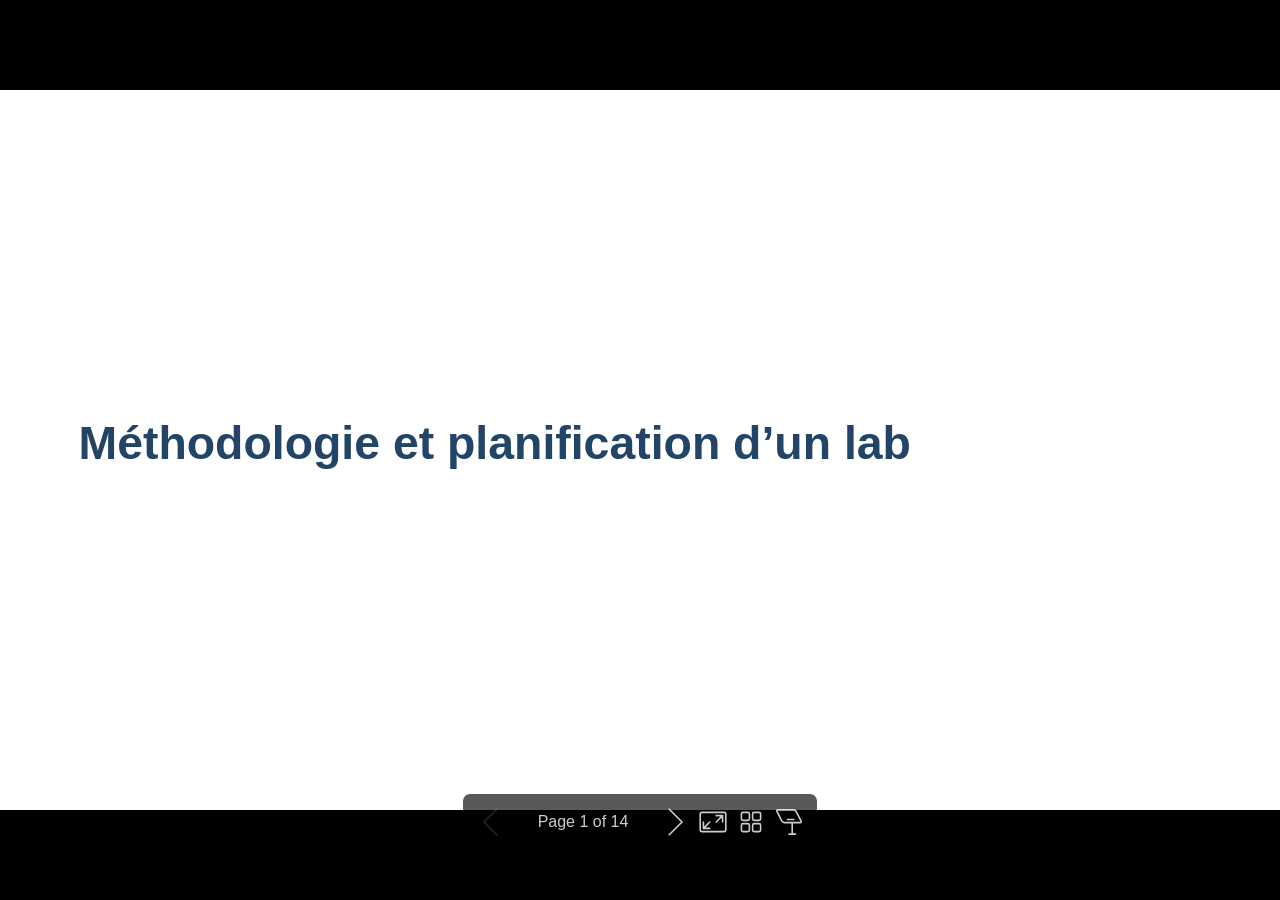
<file: lab-preparer-lab/index.html>
<!DOCTYPE html><html lang="fr-FR"><head><title>Méthodologie et planification d’un lab</title><meta property="og:title" content="Méthodologie et planification d’un lab"><meta charset="UTF-8"><meta name="viewport" content="width=device-width,height=device-height,initial-scale=1.0"><meta name="apple-mobile-web-app-capable" content="yes"><meta http-equiv="X-UA-Compatible" content="ie=edge"><meta property="og:type" content="website"><meta name="twitter:card" content="summary"><style>@media screen{body[data-bespoke-view=""] .bespoke-marp-parent>.bespoke-marp-osc>button,body[data-bespoke-view=next] .bespoke-marp-parent>.bespoke-marp-osc>button,body[data-bespoke-view=overview] button.bespoke-marp-overview-close,body[data-bespoke-view=presenter] .bespoke-marp-presenter-container .bespoke-marp-presenter-info-container .bespoke-marp-presenter-info-page-area .bespoke-marp-presenter-info-page,body[data-bespoke-view=presenter] .bespoke-marp-presenter-container .bespoke-marp-presenter-info-container button,body[data-bespoke-view=presenter] .bespoke-marp-presenter-container .bespoke-marp-presenter-note-container button{appearance:none;background-color:initial;border:0;color:inherit;cursor:pointer;font-size:inherit;opacity:.8;outline:none;padding:0;transition:opacity .2s linear;-webkit-tap-highlight-color:transparent}body[data-bespoke-view=""] .bespoke-marp-parent>.bespoke-marp-osc>button:disabled,body[data-bespoke-view=next] .bespoke-marp-parent>.bespoke-marp-osc>button:disabled,body[data-bespoke-view=overview] button.bespoke-marp-overview-close:disabled,body[data-bespoke-view=presenter] .bespoke-marp-presenter-container .bespoke-marp-presenter-info-container .bespoke-marp-presenter-info-page-area .bespoke-marp-presenter-info-page:disabled,body[data-bespoke-view=presenter] .bespoke-marp-presenter-container .bespoke-marp-presenter-info-container button:disabled,body[data-bespoke-view=presenter] .bespoke-marp-presenter-container .bespoke-marp-presenter-note-container button:disabled{cursor:not-allowed;opacity:.15!important}body[data-bespoke-view=""] .bespoke-marp-parent>.bespoke-marp-osc>button:hover,body[data-bespoke-view=next] .bespoke-marp-parent>.bespoke-marp-osc>button:hover,body[data-bespoke-view=overview] button.bespoke-marp-overview-close:hover,body[data-bespoke-view=presenter] .bespoke-marp-presenter-container .bespoke-marp-presenter-info-container .bespoke-marp-presenter-info-page-area .bespoke-marp-presenter-info-page:hover,body[data-bespoke-view=presenter] .bespoke-marp-presenter-container .bespoke-marp-presenter-info-container button:hover,body[data-bespoke-view=presenter] .bespoke-marp-presenter-container .bespoke-marp-presenter-note-container button:hover{opacity:1}body[data-bespoke-view=""] .bespoke-marp-parent>.bespoke-marp-osc>button:hover:active,body[data-bespoke-view=next] .bespoke-marp-parent>.bespoke-marp-osc>button:hover:active,body[data-bespoke-view=overview] button.bespoke-marp-overview-close:hover:active,body[data-bespoke-view=presenter] .bespoke-marp-presenter-container .bespoke-marp-presenter-info-container .bespoke-marp-presenter-info-page-area .bespoke-marp-presenter-info-page:hover:active,body[data-bespoke-view=presenter] .bespoke-marp-presenter-container .bespoke-marp-presenter-info-container button:hover:active,body[data-bespoke-view=presenter] .bespoke-marp-presenter-container .bespoke-marp-presenter-note-container button:hover:active{opacity:.6}body[data-bespoke-view=""] .bespoke-marp-parent>.bespoke-marp-osc>button:hover:not(:disabled),body[data-bespoke-view=next] .bespoke-marp-parent>.bespoke-marp-osc>button:hover:not(:disabled),body[data-bespoke-view=overview] button.bespoke-marp-overview-close:hover:not(:disabled),body[data-bespoke-view=presenter] .bespoke-marp-presenter-container .bespoke-marp-presenter-info-container .bespoke-marp-presenter-info-page-area .bespoke-marp-presenter-info-page:hover:not(:disabled),body[data-bespoke-view=presenter] .bespoke-marp-presenter-container .bespoke-marp-presenter-info-container button:hover:not(:disabled),body[data-bespoke-view=presenter] .bespoke-marp-presenter-container .bespoke-marp-presenter-note-container button:hover:not(:disabled){transition:none}body[data-bespoke-view=""] .bespoke-marp-parent>.bespoke-marp-osc>button[data-bespoke-marp-osc=prev],body[data-bespoke-view=next] .bespoke-marp-parent>.bespoke-marp-osc>button[data-bespoke-marp-osc=prev],body[data-bespoke-view=presenter] .bespoke-marp-presenter-container .bespoke-marp-presenter-info-container button.bespoke-marp-presenter-info-page-prev{background:#0000 url("[data-uri]") no-repeat 50%;background-size:contain;overflow:hidden;text-indent:100%;white-space:nowrap}body[data-bespoke-view=""] .bespoke-marp-parent>.bespoke-marp-osc>button[data-bespoke-marp-osc=next],body[data-bespoke-view=next] .bespoke-marp-parent>.bespoke-marp-osc>button[data-bespoke-marp-osc=next],body[data-bespoke-view=presenter] .bespoke-marp-presenter-container .bespoke-marp-presenter-info-container button.bespoke-marp-presenter-info-page-next{background:#0000 url("[data-uri]") no-repeat 50%;background-size:contain;overflow:hidden;text-indent:100%;white-space:nowrap}:is(body[data-bespoke-view=""],body[data-bespoke-view=next]) .bespoke-marp-parent>.bespoke-marp-osc>button[data-bespoke-marp-osc=fullscreen]{background:#0000 url("[data-uri]") no-repeat 50%;background-size:contain;overflow:hidden;text-indent:100%;white-space:nowrap}:is(body[data-bespoke-view=""],body[data-bespoke-view=next]) .bespoke-marp-parent>.bespoke-marp-osc>button.exit[data-bespoke-marp-osc=fullscreen]{background-image:url("[data-uri]")}:is(body[data-bespoke-view=""],body[data-bespoke-view=next]) .bespoke-marp-parent>.bespoke-marp-osc>button[data-bespoke-marp-osc=presenter]{background:#0000 url("[data-uri]") no-repeat 50%;background-size:contain;overflow:hidden;text-indent:100%;white-space:nowrap}body[data-bespoke-view=overview] button.bespoke-marp-overview-close,body[data-bespoke-view=presenter] .bespoke-marp-presenter-container .bespoke-marp-presenter-note-container button.bespoke-marp-presenter-note-bigger{background:#0000 url("[data-uri]") no-repeat 50%;background-size:contain;overflow:hidden;text-indent:100%;white-space:nowrap}body[data-bespoke-view=presenter] .bespoke-marp-presenter-container .bespoke-marp-presenter-note-container button.bespoke-marp-presenter-note-smaller{background:#0000 url("[data-uri]") no-repeat 50%;background-size:contain;overflow:hidden;text-indent:100%;white-space:nowrap}:is(body[data-bespoke-view=""],body[data-bespoke-view=next]) .bespoke-marp-parent>.bespoke-marp-osc>button[data-bespoke-marp-osc=overview]{background:#0000 url("[data-uri]") no-repeat 50%;background-size:contain;overflow:hidden;text-indent:100%;white-space:nowrap}}@keyframes __bespoke_marp_transition_reduced_outgoing__{0%{opacity:1}to{opacity:0}}@keyframes __bespoke_marp_transition_reduced_incoming__{0%{mix-blend-mode:plus-lighter;opacity:0}to{mix-blend-mode:plus-lighter;opacity:1}}.bespoke-marp-note,.bespoke-marp-osc,.bespoke-progress-parent{display:none;transition:none}@media screen{::view-transition-group(*){animation-duration:var(--marp-bespoke-transition-animation-duration,.5s);animation-timing-function:ease}::view-transition-new(*),::view-transition-old(*){animation-delay:0s;animation-direction:var(--marp-bespoke-transition-animation-direction,normal);animation-duration:var(--marp-bespoke-transition-animation-duration,.5s);animation-fill-mode:both;animation-name:var(--marp-bespoke-transition-animation-name,var(--marp-bespoke-transition-animation-name-fallback,__bespoke_marp_transition_no_animation__));mix-blend-mode:normal}::view-transition-old(*){--marp-bespoke-transition-animation-name-fallback:__bespoke_marp_transition_reduced_outgoing__;animation-timing-function:ease}::view-transition-new(*){--marp-bespoke-transition-animation-name-fallback:__bespoke_marp_transition_reduced_incoming__;animation-timing-function:ease}::view-transition-new(root),::view-transition-old(root){animation-timing-function:linear}::view-transition-new(__bespoke_marp_transition_osc__),::view-transition-old(__bespoke_marp_transition_osc__){animation-duration:0s!important;animation-name:__bespoke_marp_transition_osc__!important}::view-transition-new(__bespoke_marp_transition_osc__){opacity:0!important}.bespoke-marp-transition-warming-up::view-transition-group(*),.bespoke-marp-transition-warming-up::view-transition-new(*),.bespoke-marp-transition-warming-up::view-transition-old(*){animation-play-state:paused!important}body,html{height:100%;margin:0}body{background:#000;overflow:hidden}svg.bespoke-marp-slide{content-visibility:hidden;interactivity:inert;opacity:0;pointer-events:none;z-index:-1}svg.bespoke-marp-slide:not(.bespoke-marp-active) *{view-transition-name:none!important}svg.bespoke-marp-slide.bespoke-marp-active{content-visibility:visible;interactivity:auto;opacity:1;pointer-events:auto;z-index:0}svg.bespoke-marp-slide.bespoke-marp-active.bespoke-marp-active-ready *{animation-name:__bespoke_marp__!important}@supports not (content-visibility:hidden){svg.bespoke-marp-slide[data-bespoke-marp-load=hideable]{display:none}svg.bespoke-marp-slide[data-bespoke-marp-load=hideable].bespoke-marp-active{display:block}}}@media screen and (prefers-reduced-motion:reduce){svg.bespoke-marp-slide *{view-transition-name:none!important}}@media screen{[data-bespoke-marp-fragment=inactive]{visibility:hidden}:is(body[data-bespoke-view=""],body[data-bespoke-view=next]) .bespoke-marp-parent{inset:0;position:absolute}:is(body[data-bespoke-view=""],body[data-bespoke-view=next]) .bespoke-marp-parent>.bespoke-marp-osc{background:#000000a6;border-radius:7px;bottom:50px;color:#fff;contain:paint;display:block;font-family:Helvetica,Arial,sans-serif;font-size:16px;left:50%;line-height:0;opacity:1;padding:12px;position:absolute;touch-action:manipulation;transform:translateX(-50%);transition:opacity .2s linear;-webkit-user-select:none;user-select:none;view-transition-name:__bespoke_marp_transition_osc__;white-space:nowrap;will-change:transform;z-index:1}:is(body[data-bespoke-view=""],body[data-bespoke-view=next]) .bespoke-marp-parent>.bespoke-marp-osc>:where(*){margin-left:6px}:is(body[data-bespoke-view=""],body[data-bespoke-view=next]) .bespoke-marp-parent>.bespoke-marp-osc>:where(*):where(:first-child){margin-left:0}:is(body[data-bespoke-view=""],body[data-bespoke-view=next]) .bespoke-marp-parent>.bespoke-marp-osc>span{opacity:.8}:is(body[data-bespoke-view=""],body[data-bespoke-view=next]) .bespoke-marp-parent>.bespoke-marp-osc>span[data-bespoke-marp-osc=page]{display:inline-block;min-width:140px;text-align:center}:is(body[data-bespoke-view=""],body[data-bespoke-view=next]) .bespoke-marp-parent>.bespoke-marp-osc>button[data-bespoke-marp-osc=fullscreen],:is(body[data-bespoke-view=""],body[data-bespoke-view=next]) .bespoke-marp-parent>.bespoke-marp-osc>button[data-bespoke-marp-osc=next],:is(body[data-bespoke-view=""],body[data-bespoke-view=next]) .bespoke-marp-parent>.bespoke-marp-osc>button[data-bespoke-marp-osc=overview],:is(body[data-bespoke-view=""],body[data-bespoke-view=next]) .bespoke-marp-parent>.bespoke-marp-osc>button[data-bespoke-marp-osc=presenter],:is(body[data-bespoke-view=""],body[data-bespoke-view=next]) .bespoke-marp-parent>.bespoke-marp-osc>button[data-bespoke-marp-osc=prev]{height:32px;line-height:32px;width:32px}:is(body[data-bespoke-view=""],body[data-bespoke-view=next]) .bespoke-marp-parent.bespoke-marp-inactive{cursor:none}:is(body[data-bespoke-view=""],body[data-bespoke-view=next]) .bespoke-marp-parent.bespoke-marp-inactive>.bespoke-marp-osc{opacity:0;pointer-events:none}:is(body[data-bespoke-view=""],body[data-bespoke-view=next]) svg.bespoke-marp-slide{height:100%;left:0;position:absolute;top:0;width:100%}body[data-bespoke-view=""] .bespoke-progress-parent{background:#222;display:flex;height:5px;width:100%}body[data-bespoke-view=""] .bespoke-progress-parent+:where(.bespoke-marp-parent){top:5px}body[data-bespoke-view=""] .bespoke-progress-parent .bespoke-progress-bar{background:#0288d1;flex:0 0 0;transition:flex-basis .2s cubic-bezier(0,1,1,1)}body[data-bespoke-view=next]{background:#0000}body[data-bespoke-view=presenter]{background:#161616}body[data-bespoke-view=presenter] .bespoke-marp-presenter-container{display:grid;font-family:Helvetica,Arial,sans-serif;grid-template:"current dragbar next" minmax(140px,1fr) "current dragbar note" 2fr "info    dragbar note" 3em;grid-template-columns:minmax(3px,var(--bespoke-marp-presenter-split-ratio,66%)) 0 minmax(3px,1fr);height:100%;left:0;position:absolute;top:0;width:100%}body[data-bespoke-view=presenter] .bespoke-marp-presenter-container :where(.bespoke-marp-parent){grid-area:current;overflow:hidden;position:relative}body[data-bespoke-view=presenter] .bespoke-marp-presenter-container :where(.bespoke-marp-parent) :where(svg.bespoke-marp-slide){height:calc(100% - 40px);left:20px;pointer-events:none;position:absolute;top:20px;-webkit-user-select:none;user-select:none;width:calc(100% - 40px)}body[data-bespoke-view=presenter] .bespoke-marp-presenter-container :where(.bespoke-marp-parent) :where(svg.bespoke-marp-slide).bespoke-marp-active{filter:drop-shadow(0 3px 10px rgba(0,0,0,.5))}body[data-bespoke-view=presenter] .bespoke-marp-presenter-container .bespoke-marp-presenter-dragbar-container{background:#0288d1;cursor:col-resize;grid-area:dragbar;margin-left:-3px;opacity:0;position:relative;transition:opacity .4s linear .1s;width:6px;z-index:10}body[data-bespoke-view=presenter] .bespoke-marp-presenter-container .bespoke-marp-presenter-dragbar-container:hover{opacity:1}body[data-bespoke-view=presenter] .bespoke-marp-presenter-container .bespoke-marp-presenter-dragbar-container.active{opacity:1;transition-delay:0s}body[data-bespoke-view=presenter] .bespoke-marp-presenter-container .bespoke-marp-presenter-next-container{background:#222;cursor:pointer;display:none;grid-area:next;overflow:hidden;position:relative}body[data-bespoke-view=presenter] .bespoke-marp-presenter-container .bespoke-marp-presenter-next-container.active{display:block}body[data-bespoke-view=presenter] .bespoke-marp-presenter-container .bespoke-marp-presenter-next-container iframe.bespoke-marp-presenter-next{background:#0000;border:0;display:block;filter:drop-shadow(0 3px 10px rgba(0,0,0,.5));height:calc(100% - 40px);left:20px;pointer-events:none;position:absolute;interactivity:inert;top:20px;-webkit-user-select:none;user-select:none;width:calc(100% - 40px)}body[data-bespoke-view=presenter] .bespoke-marp-presenter-container .bespoke-marp-presenter-note-container{background:#222;color:#eee;grid-area:note;position:relative;z-index:1}body[data-bespoke-view=presenter] .bespoke-marp-presenter-container .bespoke-marp-presenter-note-container button{height:1.5em;line-height:1.5em;width:1.5em}body[data-bespoke-view=presenter] .bespoke-marp-presenter-container .bespoke-marp-presenter-note-container .bespoke-marp-presenter-note-wrapper{display:block;inset:0;position:absolute}body[data-bespoke-view=presenter] .bespoke-marp-presenter-container .bespoke-marp-presenter-note-container .bespoke-marp-presenter-note-buttons{background:#000000a6;border-radius:4px;bottom:0;display:flex;gap:4px;margin:12px;opacity:0;padding:6px;pointer-events:none;position:absolute;right:0;transition:opacity .2s linear}body[data-bespoke-view=presenter] .bespoke-marp-presenter-container .bespoke-marp-presenter-note-container .bespoke-marp-presenter-note-buttons:focus-within,body[data-bespoke-view=presenter] .bespoke-marp-presenter-container .bespoke-marp-presenter-note-container .bespoke-marp-presenter-note-wrapper:focus-within+.bespoke-marp-presenter-note-buttons,body[data-bespoke-view=presenter] .bespoke-marp-presenter-container .bespoke-marp-presenter-note-container:hover .bespoke-marp-presenter-note-buttons{opacity:1;pointer-events:auto}body[data-bespoke-view=presenter] .bespoke-marp-presenter-container .bespoke-marp-presenter-note-container .bespoke-marp-note{box-sizing:border-box;font-size:calc(1.1em*var(--bespoke-marp-note-font-scale, 1));height:calc(100% - 40px);margin:20px;overflow:auto;padding-right:3px;white-space:pre-wrap;width:calc(100% - 40px);word-wrap:break-word;scrollbar-color:#eeeeee80 #0000;scrollbar-width:thin}body[data-bespoke-view=presenter] .bespoke-marp-presenter-container .bespoke-marp-presenter-note-container .bespoke-marp-note::-webkit-scrollbar{width:6px}body[data-bespoke-view=presenter] .bespoke-marp-presenter-container .bespoke-marp-presenter-note-container .bespoke-marp-note::-webkit-scrollbar-track{background:#0000}body[data-bespoke-view=presenter] .bespoke-marp-presenter-container .bespoke-marp-presenter-note-container .bespoke-marp-note::-webkit-scrollbar-thumb{background:#eeeeee80;border-radius:6px}body[data-bespoke-view=presenter] .bespoke-marp-presenter-container .bespoke-marp-presenter-note-container .bespoke-marp-note:empty{pointer-events:none}body[data-bespoke-view=presenter] .bespoke-marp-presenter-container .bespoke-marp-presenter-note-container .bespoke-marp-note.active{display:block}body[data-bespoke-view=presenter] .bespoke-marp-presenter-container .bespoke-marp-presenter-note-container .bespoke-marp-note p:first-child{margin-top:0}body[data-bespoke-view=presenter] .bespoke-marp-presenter-container .bespoke-marp-presenter-note-container .bespoke-marp-note p:last-child{margin-bottom:0}body[data-bespoke-view=presenter] .bespoke-marp-presenter-container .bespoke-marp-presenter-info-container{align-items:center;box-sizing:border-box;color:#eee;display:flex;flex-wrap:nowrap;grid-area:info;justify-content:center;overflow:hidden;padding:0 10px}body[data-bespoke-view=presenter] .bespoke-marp-presenter-container .bespoke-marp-presenter-info-container :is(.bespoke-marp-presenter-info-page-area,.bespoke-marp-presenter-info-time,.bespoke-marp-presenter-info-timer){box-sizing:border-box;display:block;padding:0 10px;white-space:nowrap;width:100%}body[data-bespoke-view=presenter] .bespoke-marp-presenter-container .bespoke-marp-presenter-info-container button{height:1.5em;line-height:1.5em;width:1.5em}body[data-bespoke-view=presenter] .bespoke-marp-presenter-container .bespoke-marp-presenter-info-container .bespoke-marp-presenter-info-page-area{order:2;text-align:center}body[data-bespoke-view=presenter] .bespoke-marp-presenter-container .bespoke-marp-presenter-info-container .bespoke-marp-presenter-info-page-area .bespoke-marp-presenter-info-page{display:inline-block;min-width:120px;text-align:center}body[data-bespoke-view=presenter] .bespoke-marp-presenter-container .bespoke-marp-presenter-info-container .bespoke-marp-presenter-info-time{color:#999;order:1;text-align:left}body[data-bespoke-view=presenter] .bespoke-marp-presenter-container .bespoke-marp-presenter-info-container .bespoke-marp-presenter-info-timer{color:#999;order:3;text-align:right}body[data-bespoke-view=presenter] .bespoke-marp-presenter-container .bespoke-marp-presenter-info-container .bespoke-marp-presenter-info-timer:hover{cursor:pointer}body[data-bespoke-view=overview]{background:#161616;overflow:auto}body[data-bespoke-view=overview] [data-bespoke-marp-fragment=inactive]{visibility:visible}body[data-bespoke-view=overview] .bespoke-marp-overview-header{backdrop-filter:blur(4px);background:#222222d9;box-shadow:0 3px 10px #00000080;box-sizing:border-box;display:flex;height:48px;inset:0 0 auto;justify-content:flex-end;padding:10px;position:fixed;z-index:1}body[data-bespoke-view=overview] button.bespoke-marp-overview-close{height:28px;line-height:28px;transform:rotate(45deg);width:28px}body[data-bespoke-view=overview] .bespoke-marp-parent{display:grid;gap:40px;grid-template-columns:repeat(auto-fit,minmax(0,240px));justify-content:space-around;padding:30px}body[data-bespoke-view=overview] .bespoke-marp-parent svg.bespoke-marp-slide{--bov-selected:#0000;--bov-focus:#161616;--bov-focus-outline:#0000;background-image:conic-gradient(#161616 0 0),conic-gradient(var(--bov-focus) 0 0),conic-gradient(var(--bov-focus-outline) 0 0),conic-gradient(var(--bov-selected) 0 0);background-position:5px 5px,3px 3px,2px 2px,0 0;background-repeat:no-repeat;background-size:calc(100% - 10px) calc(100% - 10px),calc(100% - 6px) calc(100% - 6px),calc(100% - 4px) calc(100% - 4px),100% 100%;content-visibility:visible;cursor:pointer;filter:drop-shadow(0 3px 10px rgba(0,0,0,.5));margin:-6px;padding:6px;interactivity:auto;opacity:1;outline:0;pointer-events:auto;scroll-margin-block:30px;width:100%;z-index:0}body[data-bespoke-view=overview] .bespoke-marp-parent svg.bespoke-marp-slide *,body[data-bespoke-view=overview] .bespoke-marp-parent svg.bespoke-marp-slide.bespoke-marp-active *{pointer-events:none;interactivity:inert}body[data-bespoke-view=overview] .bespoke-marp-parent :is(svg.bespoke-marp-slide:active,svg.bespoke-marp-slide:focus-visible,svg.bespoke-marp-slide:hover){--bov-focus-outline:#161616}body[data-bespoke-view=overview] .bespoke-marp-parent svg.bespoke-marp-slide:focus-visible,body[data-bespoke-view=overview] .bespoke-marp-parent svg.bespoke-marp-slide:hover{--bov-focus:#999}body[data-bespoke-view=overview] .bespoke-marp-parent svg.bespoke-marp-slide:active{--bov-focus:#eee}body[data-bespoke-view=overview] .bespoke-marp-parent svg.bespoke-marp-slide.bespoke-marp-active{--bov-selected:#0288d1}body[data-bespoke-view=overview]:has(.bespoke-marp-overview-header) .bespoke-marp-parent{padding-top:78px}body[data-bespoke-view=overview]:has(.bespoke-marp-overview-header) .bespoke-marp-parent svg.bespoke-marp-slide{scroll-margin-top:78px}.bespoke-marp-overview{background:#000000a6;inset:0;opacity:0;pointer-events:none;position:fixed;transition:opacity .1s ease;z-index:10}.bespoke-marp-overview iframe{background:#222;border:0;display:block;height:100%;left:0;position:absolute;top:0;width:100%}.bespoke-marp-overview[data-open="1"]{opacity:1;pointer-events:auto}}@media print{.bespoke-marp-overview,.bespoke-marp-presenter-info-container,.bespoke-marp-presenter-next-container,.bespoke-marp-presenter-note-container{display:none}}</style><style>div#\:\$p > svg > foreignObject > section{width:1280px;height:720px;box-sizing:border-box;overflow:hidden;position:relative;scroll-snap-align:center center;-webkit-text-size-adjust:100%;text-size-adjust:100%}div#\:\$p > svg > foreignObject > section::after{bottom:0;content:attr(data-marpit-pagination);padding:inherit;pointer-events:none;position:absolute;right:0}div#\:\$p > svg > foreignObject > section:not([data-marpit-pagination])::after{display:none}div#\:\$p > svg > foreignObject > section :where(:is(h1, marp-h1)){font-size:2em;margin-block:0.67em}div#\:\$p > svg > foreignObject > section section:where(:is(h1, marp-h1)){--marpit-root-font-size: 2em}div#\:\$p > svg > foreignObject > section video::-webkit-media-controls{will-change:transform}@page {size:1280px 720px;margin:0}@media print{html, body{background-color:#fff;margin:0;page-break-inside:avoid;break-inside:avoid-page}div#\:\$p > svg > foreignObject > section{page-break-before:always;break-before:page}div#\:\$p > svg > foreignObject > section, div#\:\$p > svg > foreignObject > section *{-webkit-print-color-adjust:exact!important;animation-delay:0s!important;animation-duration:0s!important;color-adjust:exact!important;print-color-adjust:exact!important;transition:none!important}div#\:\$p > svg[data-marpit-svg]{display:block;height:100vh;width:100vw}}div#\:\$p > svg > foreignObject > :where(section){container-type:size}div#\:\$p > svg > foreignObject > section img[data-marp-twemoji]{background:transparent;height:1em;margin:0 .05em 0 .1em;vertical-align:-.1em;width:1em}div#\:\$p > svg > foreignObject > section{--fgColor-danger:light-dark(#d1242f, #f85149);--bgColor-attention-muted:light-dark(#fff8c5, #bb800926);--bgColor-muted:light-dark(#f6f8fa, #151b23);--bgColor-neutral-muted:light-dark(#818b981f, #656c7633);--borderColor-accent-emphasis:light-dark(#0969da, #1f6feb);--borderColor-attention-emphasis:light-dark(#9a6700, #9e6a03);--borderColor-danger-emphasis:light-dark(#cf222e, #da3633);--borderColor-default:light-dark(#d1d9e0, #3d444d);--borderColor-done-emphasis:light-dark(#8250df, #8957e5);--borderColor-success-emphasis:light-dark(#1a7f37, #238636);--color-prettylights-syntax-brackethighlighter-angle:light-dark(#59636e, #9198a1);--color-prettylights-syntax-brackethighlighter-unmatched:light-dark(#82071e, #f85149);--color-prettylights-syntax-carriage-return-bg:light-dark(#cf222e, #b62324);--color-prettylights-syntax-carriage-return-text:light-dark(#f6f8fa, #f0f6fc);--color-prettylights-syntax-comment:light-dark(#59636e, #9198a1);--color-prettylights-syntax-constant:light-dark(#0550ae, #79c0ff);--color-prettylights-syntax-constant-other-reference-link:light-dark(#0a3069, #a5d6ff);--color-prettylights-syntax-entity:light-dark(#6639ba, #d2a8ff);--color-prettylights-syntax-entity-tag:light-dark(#0550ae, #7ee787);--color-prettylights-syntax-invalid-illegal-text:light-dark(var(--fgColor-danger), var(--fgColor-danger));--color-prettylights-syntax-keyword:light-dark(#cf222e, #ff7b72);--color-prettylights-syntax-markup-changed-bg:light-dark(#ffd8b5, #5a1e02);--color-prettylights-syntax-markup-changed-text:light-dark(#953800, #ffdfb6);--color-prettylights-syntax-markup-deleted-bg:light-dark(#ffebe9, #67060c);--color-prettylights-syntax-markup-deleted-text:light-dark(#82071e, #ffdcd7);--color-prettylights-syntax-markup-heading:light-dark(#0550ae, #1f6feb);--color-prettylights-syntax-markup-ignored-bg:light-dark(#0550ae, #1158c7);--color-prettylights-syntax-markup-ignored-text:light-dark(#d1d9e0, #f0f6fc);--color-prettylights-syntax-markup-inserted-bg:light-dark(#dafbe1, #033a16);--color-prettylights-syntax-markup-inserted-text:light-dark(#116329, #aff5b4);--color-prettylights-syntax-markup-list:light-dark(#3b2300, #f2cc60);--color-prettylights-syntax-meta-diff-range:light-dark(#8250df, #d2a8ff);--color-prettylights-syntax-string:light-dark(#0a3069, #a5d6ff);--color-prettylights-syntax-string-regexp:light-dark(#116329, #7ee787);--color-prettylights-syntax-sublimelinter-gutter-mark:light-dark(#818b98, #3d444d);--color-prettylights-syntax-variable:light-dark(#953800, #ffa657);--fgColor-accent:light-dark(#0969da, #4493f8);--fgColor-attention:light-dark(#9a6700, #d29922);--fgColor-done:light-dark(#8250df, #ab7df8);--fgColor-muted:light-dark(#59636e, #9198a1);--fgColor-success:light-dark(#1a7f37, #3fb950);--bgColor-default:light-dark(#fff, #0d1117);--borderColor-muted:light-dark(#d1d9e0b3, #3d444db3);--color-prettylights-syntax-invalid-illegal-bg:light-dark(var(--bgColor-danger-muted), var(--bgColor-danger-muted));--color-prettylights-syntax-markup-bold:light-dark(#1f2328, #f0f6fc);--color-prettylights-syntax-markup-italic:light-dark(#1f2328, #f0f6fc);--color-prettylights-syntax-storage-modifier-import:light-dark(#1f2328, #f0f6fc);--fgColor-default:light-dark(#1f2328, #f0f6fc);--focus-outlineColor:light-dark(var(--borderColor-accent-emphasis), var(--borderColor-accent-emphasis));--borderColor-neutral-muted:light-dark(var(--borderColor-muted), var(--borderColor-muted));--base-size-16:calc(var(--marpit-root-font-size, 1rem) * 1);--base-size-24:calc(var(--marpit-root-font-size, 1rem) * 1.5);--base-size-4:calc(var(--marpit-root-font-size, 1rem) * 0.25);--base-size-40:calc(var(--marpit-root-font-size, 1rem) * 2.5);--base-size-8:calc(var(--marpit-root-font-size, 1rem) * 0.5);--base-text-weight-medium:500;--base-text-weight-normal:400;--base-text-weight-semibold:600;--fontStack-monospace:ui-monospace, SFMono-Regular, SF Mono, Menlo, Consolas, Liberation Mono, monospace;--fontStack-sansSerif:-apple-system, BlinkMacSystemFont, "Segoe UI", "Noto Sans", Helvetica, Arial, sans-serif, "Apple Color Emoji", "Segoe UI Emoji";}/*!
 * Marp default theme.
 *
 * @theme default
 * @author Yuki Hattori
 *
 * @auto-scaling true
 * @size 16:9 1280px 720px
 * @size 4:3 960px 720px
 */div#\:\$p > svg > foreignObject > section [data-theme=light],div#\:\$p > svg > foreignObject > section{color-scheme:light}div#\:\$p > svg > foreignObject > section [data-theme=dark],div#\:\$p > svg > foreignObject > section:where(.invert){color-scheme:dark}div#\:\$p > svg > foreignObject > section{-ms-text-size-adjust:100%;-webkit-text-size-adjust:100%;margin:0;font-weight:var(--base-text-weight-normal, 400);color:var(--fgColor-default);background-color:var(--bgColor-default);font-family:var(--fontStack-sansSerif, -apple-system, BlinkMacSystemFont, "Segoe UI", "Noto Sans", Helvetica, Arial, sans-serif, "Apple Color Emoji", "Segoe UI Emoji");font-size:16px;line-height:1.5;word-wrap:break-word}div#\:\$p > svg > foreignObject > section{--marpit-root-font-size:16px}div#\:\$p > svg > foreignObject > section a{text-decoration:underline;text-underline-offset:calc(var(--marpit-root-font-size, 1rem) * .2)}div#\:\$p > svg > foreignObject > section :is(h1, marp-h1):hover .anchor .octicon-link:before,div#\:\$p > svg > foreignObject > section :is(h2, marp-h2):hover .anchor .octicon-link:before,div#\:\$p > svg > foreignObject > section :is(h3, marp-h3):hover .anchor .octicon-link:before,div#\:\$p > svg > foreignObject > section :is(h4, marp-h4):hover .anchor .octicon-link:before,div#\:\$p > svg > foreignObject > section :is(h5, marp-h5):hover .anchor .octicon-link:before,div#\:\$p > svg > foreignObject > section :is(h6, marp-h6):hover .anchor .octicon-link:before{width:16px;height:16px;content:" ";display:inline-block;background-color:currentColor;-webkit-mask-image:url('data:image/svg+xml;charset=utf-8,<svg xmlns="http://www.w3.org/2000/svg" aria-hidden="true" viewBox="0 0 16 16"><path fill-rule="evenodd" d="M7.775 3.275a.75.75 0 0 0 1.06 1.06l1.25-1.25a2 2 0 1 1 2.83 2.83l-2.5 2.5a2 2 0 0 1-2.83 0 .75.75 0 0 0-1.06 1.06 3.5 3.5 0 0 0 4.95 0l2.5-2.5a3.5 3.5 0 0 0-4.95-4.95zm-4.69 9.64a2 2 0 0 1 0-2.83l2.5-2.5a2 2 0 0 1 2.83 0 .75.75 0 0 0 1.06-1.06 3.5 3.5 0 0 0-4.95 0l-2.5 2.5a3.5 3.5 0 0 0 4.95 4.95l1.25-1.25a.75.75 0 0 0-1.06-1.06l-1.25 1.25a2 2 0 0 1-2.83 0"/></svg>');mask-image:url('data:image/svg+xml;charset=utf-8,<svg xmlns="http://www.w3.org/2000/svg" aria-hidden="true" viewBox="0 0 16 16"><path fill-rule="evenodd" d="M7.775 3.275a.75.75 0 0 0 1.06 1.06l1.25-1.25a2 2 0 1 1 2.83 2.83l-2.5 2.5a2 2 0 0 1-2.83 0 .75.75 0 0 0-1.06 1.06 3.5 3.5 0 0 0 4.95 0l2.5-2.5a3.5 3.5 0 0 0-4.95-4.95zm-4.69 9.64a2 2 0 0 1 0-2.83l2.5-2.5a2 2 0 0 1 2.83 0 .75.75 0 0 0 1.06-1.06 3.5 3.5 0 0 0-4.95 0l-2.5 2.5a3.5 3.5 0 0 0 4.95 4.95l1.25-1.25a.75.75 0 0 0-1.06-1.06l-1.25 1.25a2 2 0 0 1-2.83 0"/></svg>')}div#\:\$p > svg > foreignObject > section details,div#\:\$p > svg > foreignObject > section figcaption,div#\:\$p > svg > foreignObject > section figure{display:block}div#\:\$p > svg > foreignObject > section summary{display:list-item}div#\:\$p > svg > foreignObject > section [hidden]{display:none!important}div#\:\$p > svg > foreignObject > section a{background-color:transparent;color:var(--fgColor-accent);text-decoration:none}div#\:\$p > svg > foreignObject > section abbr[title]{border-bottom:none;-webkit-text-decoration:underline dotted;text-decoration:underline dotted}div#\:\$p > svg > foreignObject > section b,div#\:\$p > svg > foreignObject > section strong{font-weight:var(--base-text-weight-semibold, 600)}div#\:\$p > svg > foreignObject > section dfn{font-style:italic}div#\:\$p > svg > foreignObject > section :is(h1, marp-h1){margin:.67em 0;font-weight:var(--base-text-weight-semibold, 600);padding-bottom:.3em;font-size:2em;border-bottom:1px solid var(--borderColor-muted)}div#\:\$p > svg > foreignObject > section mark{background-color:var(--bgColor-attention-muted);color:var(--fgColor-default)}div#\:\$p > svg > foreignObject > section small{font-size:90%}div#\:\$p > svg > foreignObject > section sub,div#\:\$p > svg > foreignObject > section sup{font-size:75%;line-height:0;position:relative;vertical-align:baseline}div#\:\$p > svg > foreignObject > section sub{bottom:-.25em}div#\:\$p > svg > foreignObject > section sup{top:-.5em}div#\:\$p > svg > foreignObject > section img{border-style:none;max-width:100%;box-sizing:content-box}div#\:\$p > svg > foreignObject > section code,div#\:\$p > svg > foreignObject > section kbd,div#\:\$p > svg > foreignObject > section :is(pre, marp-pre),div#\:\$p > svg > foreignObject > section samp{font-family:monospace;font-size:1em}div#\:\$p > svg > foreignObject > section figure{margin:1em var(--base-size-40)}div#\:\$p > svg > foreignObject > section hr{box-sizing:content-box;overflow:hidden;background:transparent;height:.25em;padding:0;margin:var(--base-size-24) 0;background-color:var(--borderColor-default);border:0}div#\:\$p > svg > foreignObject > section input{font:inherit;margin:0;overflow:visible;font-family:inherit;font-size:inherit;line-height:inherit}div#\:\$p > svg > foreignObject > section [type=button],div#\:\$p > svg > foreignObject > section [type=reset],div#\:\$p > svg > foreignObject > section [type=submit]{-webkit-appearance:button;-moz-appearance:button;appearance:button}div#\:\$p > svg > foreignObject > section [type=checkbox],div#\:\$p > svg > foreignObject > section [type=radio]{box-sizing:border-box;padding:0}div#\:\$p > svg > foreignObject > section [type=number]::-webkit-inner-spin-button,div#\:\$p > svg > foreignObject > section [type=number]::-webkit-outer-spin-button{height:auto}div#\:\$p > svg > foreignObject > section [type=search]::-webkit-search-cancel-button,div#\:\$p > svg > foreignObject > section [type=search]::-webkit-search-decoration{-webkit-appearance:none;appearance:none}div#\:\$p > svg > foreignObject > section ::-webkit-input-placeholder{color:inherit;opacity:.54}div#\:\$p > svg > foreignObject > section ::-webkit-file-upload-button{-webkit-appearance:button;appearance:button;font:inherit}div#\:\$p > svg > foreignObject > section a:hover{text-decoration:underline}div#\:\$p > svg > foreignObject > section ::-moz-placeholder{color:var(--fgColor-muted);opacity:1}div#\:\$p > svg > foreignObject > section ::placeholder{color:var(--fgColor-muted);opacity:1}div#\:\$p > svg > foreignObject > section hr:after,div#\:\$p > svg > foreignObject > section hr:before{display:table;content:""}div#\:\$p > svg > foreignObject > section hr:after{clear:both}div#\:\$p > svg > foreignObject > section table{border-spacing:0;border-collapse:collapse;display:block;width:-moz-max-content;width:max-content;max-width:100%;overflow:auto;font-variant:tabular-nums}div#\:\$p > svg > foreignObject > section td,div#\:\$p > svg > foreignObject > section th{padding:0}div#\:\$p > svg > foreignObject > section details summary{cursor:pointer}div#\:\$p > svg > foreignObject > section [role=button]:focus,div#\:\$p > svg > foreignObject > section a:focus,div#\:\$p > svg > foreignObject > section input[type=checkbox]:focus,div#\:\$p > svg > foreignObject > section input[type=radio]:focus{outline:2px solid var(--focus-outlineColor);outline-offset:-2px;box-shadow:none}div#\:\$p > svg > foreignObject > section [role=button]:focus:not(:focus-visible),div#\:\$p > svg > foreignObject > section a:focus:not(:focus-visible),div#\:\$p > svg > foreignObject > section input[type=checkbox]:focus:not(:focus-visible),div#\:\$p > svg > foreignObject > section input[type=radio]:focus:not(:focus-visible){outline:1px solid transparent}div#\:\$p > svg > foreignObject > section [role=button]:focus-visible,div#\:\$p > svg > foreignObject > section a:focus-visible,div#\:\$p > svg > foreignObject > section input[type=checkbox]:focus-visible,div#\:\$p > svg > foreignObject > section input[type=radio]:focus-visible{outline:2px solid var(--focus-outlineColor);outline-offset:-2px;box-shadow:none}div#\:\$p > svg > foreignObject > section a:not([class]):focus,div#\:\$p > svg > foreignObject > section a:not([class]):focus-visible,div#\:\$p > svg > foreignObject > section input[type=checkbox]:focus,div#\:\$p > svg > foreignObject > section input[type=checkbox]:focus-visible,div#\:\$p > svg > foreignObject > section input[type=radio]:focus,div#\:\$p > svg > foreignObject > section input[type=radio]:focus-visible{outline-offset:0}div#\:\$p > svg > foreignObject > section kbd{display:inline-block;padding:var(--base-size-4);font:11px var(--fontStack-monospace, ui-monospace, SFMono-Regular, SF Mono, Menlo, Consolas, Liberation Mono, monospace);line-height:10px;color:var(--fgColor-default);vertical-align:middle;background-color:var(--bgColor-muted);border-bottom-color:var(--borderColor-neutral-muted);border:1px solid var(--borderColor-neutral-muted);border-radius:6px;box-shadow:inset 0 -1px 0 var(--borderColor-neutral-muted)}div#\:\$p > svg > foreignObject > section :is(h1, marp-h1),div#\:\$p > svg > foreignObject > section :is(h2, marp-h2),div#\:\$p > svg > foreignObject > section :is(h3, marp-h3),div#\:\$p > svg > foreignObject > section :is(h4, marp-h4),div#\:\$p > svg > foreignObject > section :is(h5, marp-h5),div#\:\$p > svg > foreignObject > section :is(h6, marp-h6){margin-top:var(--base-size-24);margin-bottom:var(--base-size-16);font-weight:var(--base-text-weight-semibold, 600);line-height:1.25}div#\:\$p > svg > foreignObject > section :is(h2, marp-h2){padding-bottom:.3em;font-size:1.5em;border-bottom:1px solid var(--borderColor-muted)}div#\:\$p > svg > foreignObject > section :is(h2, marp-h2),div#\:\$p > svg > foreignObject > section :is(h3, marp-h3){font-weight:var(--base-text-weight-semibold, 600)}div#\:\$p > svg > foreignObject > section :is(h3, marp-h3){font-size:1.25em}div#\:\$p > svg > foreignObject > section :is(h4, marp-h4){font-size:1em}div#\:\$p > svg > foreignObject > section :is(h4, marp-h4),div#\:\$p > svg > foreignObject > section :is(h5, marp-h5){font-weight:var(--base-text-weight-semibold, 600)}div#\:\$p > svg > foreignObject > section :is(h5, marp-h5){font-size:.875em}div#\:\$p > svg > foreignObject > section :is(h6, marp-h6){font-weight:var(--base-text-weight-semibold, 600);font-size:.85em;color:var(--fgColor-muted)}div#\:\$p > svg > foreignObject > section p{margin-top:0;margin-bottom:10px}div#\:\$p > svg > foreignObject > section blockquote{margin:0;padding:0 1em;color:var(--fgColor-muted);border-left:.25em solid var(--borderColor-default)}div#\:\$p > svg > foreignObject > section ol,div#\:\$p > svg > foreignObject > section ul{margin-top:0;margin-bottom:0;padding-left:2em}div#\:\$p > svg > foreignObject > section ol ol,div#\:\$p > svg > foreignObject > section ul ol{list-style-type:lower-roman}div#\:\$p > svg > foreignObject > section ol ol ol,div#\:\$p > svg > foreignObject > section ol ul ol,div#\:\$p > svg > foreignObject > section ul ol ol,div#\:\$p > svg > foreignObject > section ul ul ol{list-style-type:lower-alpha}div#\:\$p > svg > foreignObject > section dd{margin-left:0}div#\:\$p > svg > foreignObject > section code,div#\:\$p > svg > foreignObject > section :is(pre, marp-pre),div#\:\$p > svg > foreignObject > section samp,div#\:\$p > svg > foreignObject > section tt{font-family:var(--fontStack-monospace, ui-monospace, SFMono-Regular, SF Mono, Menlo, Consolas, Liberation Mono, monospace);font-size:12px}div#\:\$p > svg > foreignObject > section :is(pre, marp-pre){margin-top:0;margin-bottom:0;word-wrap:normal}div#\:\$p > svg > foreignObject > section .octicon{display:inline-block;overflow:visible!important;vertical-align:text-bottom;fill:currentColor}div#\:\$p > svg > foreignObject > section input::-webkit-inner-spin-button,div#\:\$p > svg > foreignObject > section input::-webkit-outer-spin-button{margin:0;-webkit-appearance:none;appearance:none}div#\:\$p > svg > foreignObject > section .mr-2{margin-right:var(--base-size-8, 8px)!important}div#\:\$p > svg > foreignObject > section:after,div#\:\$p > svg > foreignObject > section:before{display:table}div#\:\$p > svg > foreignObject > section:after{clear:both}div#\:\$p > svg > foreignObject > section>:first-child{margin-top:0!important}div#\:\$p > svg > foreignObject > section>:last-child{margin-bottom:0!important}div#\:\$p > svg > foreignObject > section a:not([href]){color:inherit;text-decoration:none}div#\:\$p > svg > foreignObject > section .absent{color:var(--fgColor-danger)}div#\:\$p > svg > foreignObject > section .anchor{float:left;padding-right:var(--base-size-4);margin-left:-20px;line-height:1}div#\:\$p > svg > foreignObject > section .anchor:focus{outline:none}div#\:\$p > svg > foreignObject > section blockquote,div#\:\$p > svg > foreignObject > section details,div#\:\$p > svg > foreignObject > section dl,div#\:\$p > svg > foreignObject > section ol,div#\:\$p > svg > foreignObject > section p,div#\:\$p > svg > foreignObject > section :is(pre, marp-pre),div#\:\$p > svg > foreignObject > section table,div#\:\$p > svg > foreignObject > section ul{margin-top:0;margin-bottom:var(--base-size-16)}div#\:\$p > svg > foreignObject > section blockquote>:first-child{margin-top:0}div#\:\$p > svg > foreignObject > section blockquote>:last-child{margin-bottom:0}div#\:\$p > svg > foreignObject > section :is(h1, marp-h1) .octicon-link,div#\:\$p > svg > foreignObject > section :is(h2, marp-h2) .octicon-link,div#\:\$p > svg > foreignObject > section :is(h3, marp-h3) .octicon-link,div#\:\$p > svg > foreignObject > section :is(h4, marp-h4) .octicon-link,div#\:\$p > svg > foreignObject > section :is(h5, marp-h5) .octicon-link,div#\:\$p > svg > foreignObject > section :is(h6, marp-h6) .octicon-link{color:var(--fgColor-default);vertical-align:middle;visibility:hidden}div#\:\$p > svg > foreignObject > section :is(h1, marp-h1):hover .anchor,div#\:\$p > svg > foreignObject > section :is(h2, marp-h2):hover .anchor,div#\:\$p > svg > foreignObject > section :is(h3, marp-h3):hover .anchor,div#\:\$p > svg > foreignObject > section :is(h4, marp-h4):hover .anchor,div#\:\$p > svg > foreignObject > section :is(h5, marp-h5):hover .anchor,div#\:\$p > svg > foreignObject > section :is(h6, marp-h6):hover .anchor{text-decoration:none}div#\:\$p > svg > foreignObject > section :is(h1, marp-h1):hover .anchor .octicon-link,div#\:\$p > svg > foreignObject > section :is(h2, marp-h2):hover .anchor .octicon-link,div#\:\$p > svg > foreignObject > section :is(h3, marp-h3):hover .anchor .octicon-link,div#\:\$p > svg > foreignObject > section :is(h4, marp-h4):hover .anchor .octicon-link,div#\:\$p > svg > foreignObject > section :is(h5, marp-h5):hover .anchor .octicon-link,div#\:\$p > svg > foreignObject > section :is(h6, marp-h6):hover .anchor .octicon-link{visibility:visible}div#\:\$p > svg > foreignObject > section :is(h1, marp-h1) code,div#\:\$p > svg > foreignObject > section :is(h1, marp-h1) tt,div#\:\$p > svg > foreignObject > section :is(h2, marp-h2) code,div#\:\$p > svg > foreignObject > section :is(h2, marp-h2) tt,div#\:\$p > svg > foreignObject > section :is(h3, marp-h3) code,div#\:\$p > svg > foreignObject > section :is(h3, marp-h3) tt,div#\:\$p > svg > foreignObject > section :is(h4, marp-h4) code,div#\:\$p > svg > foreignObject > section :is(h4, marp-h4) tt,div#\:\$p > svg > foreignObject > section :is(h5, marp-h5) code,div#\:\$p > svg > foreignObject > section :is(h5, marp-h5) tt,div#\:\$p > svg > foreignObject > section :is(h6, marp-h6) code,div#\:\$p > svg > foreignObject > section :is(h6, marp-h6) tt{padding:0 .2em;font-size:inherit}div#\:\$p > svg > foreignObject > section summary :is(h1, marp-h1),div#\:\$p > svg > foreignObject > section summary :is(h2, marp-h2),div#\:\$p > svg > foreignObject > section summary :is(h3, marp-h3),div#\:\$p > svg > foreignObject > section summary :is(h4, marp-h4),div#\:\$p > svg > foreignObject > section summary :is(h5, marp-h5),div#\:\$p > svg > foreignObject > section summary :is(h6, marp-h6){display:inline-block}div#\:\$p > svg > foreignObject > section summary :is(h1, marp-h1) .anchor,div#\:\$p > svg > foreignObject > section summary :is(h2, marp-h2) .anchor,div#\:\$p > svg > foreignObject > section summary :is(h3, marp-h3) .anchor,div#\:\$p > svg > foreignObject > section summary :is(h4, marp-h4) .anchor,div#\:\$p > svg > foreignObject > section summary :is(h5, marp-h5) .anchor,div#\:\$p > svg > foreignObject > section summary :is(h6, marp-h6) .anchor{margin-left:-40px}div#\:\$p > svg > foreignObject > section summary :is(h1, marp-h1),div#\:\$p > svg > foreignObject > section summary :is(h2, marp-h2){padding-bottom:0;border-bottom:0}div#\:\$p > svg > foreignObject > section ol.no-list,div#\:\$p > svg > foreignObject > section ul.no-list{padding:0;list-style-type:none}div#\:\$p > svg > foreignObject > section ol[type="a s"]{list-style-type:lower-alpha}div#\:\$p > svg > foreignObject > section ol[type="A s"]{list-style-type:upper-alpha}div#\:\$p > svg > foreignObject > section ol[type="i s"]{list-style-type:lower-roman}div#\:\$p > svg > foreignObject > section ol[type="I s"]{list-style-type:upper-roman}div#\:\$p > svg > foreignObject > section div>ol:not([type]),div#\:\$p > svg > foreignObject > section ol[type="1"]{list-style-type:decimal}div#\:\$p > svg > foreignObject > section ol ol,div#\:\$p > svg > foreignObject > section ol ul,div#\:\$p > svg > foreignObject > section ul ol,div#\:\$p > svg > foreignObject > section ul ul{margin-top:0;margin-bottom:0}div#\:\$p > svg > foreignObject > section li>p{margin-top:var(--base-size-16)}div#\:\$p > svg > foreignObject > section li+li{margin-top:.25em}div#\:\$p > svg > foreignObject > section dl{padding:0}div#\:\$p > svg > foreignObject > section dl dt{padding:0;margin-top:var(--base-size-16);font-size:1em;font-style:italic;font-weight:var(--base-text-weight-semibold, 600)}div#\:\$p > svg > foreignObject > section dl dd{padding:0 var(--base-size-16);margin-bottom:var(--base-size-16)}div#\:\$p > svg > foreignObject > section table th{font-weight:var(--base-text-weight-semibold, 600)}div#\:\$p > svg > foreignObject > section table td,div#\:\$p > svg > foreignObject > section table th{padding:6px 13px;border:1px solid var(--borderColor-default)}div#\:\$p > svg > foreignObject > section table td>:last-child{margin-bottom:0}div#\:\$p > svg > foreignObject > section table tr{background-color:var(--bgColor-default);border-top:1px solid var(--borderColor-muted)}div#\:\$p > svg > foreignObject > section table tr:nth-child(2n){background-color:var(--bgColor-muted)}div#\:\$p > svg > foreignObject > section table img{background-color:transparent}div#\:\$p > svg > foreignObject > section img[align=right]{padding-left:20px}div#\:\$p > svg > foreignObject > section img[align=left]{padding-right:20px}div#\:\$p > svg > foreignObject > section .emoji{max-width:none;vertical-align:text-top;background-color:transparent}div#\:\$p > svg > foreignObject > section :is(span, marp-span).frame,div#\:\$p > svg > foreignObject > section :is(span, marp-span).frame>:is(span, marp-span){display:block;overflow:hidden}div#\:\$p > svg > foreignObject > section :is(span, marp-span).frame>:is(span, marp-span){float:left;width:auto;padding:7px;margin:13px 0 0;border:1px solid var(--borderColor-default)}div#\:\$p > svg > foreignObject > section :is(span, marp-span).frame :is(span, marp-span) img{display:block;float:left}div#\:\$p > svg > foreignObject > section :is(span, marp-span).frame :is(span, marp-span) :is(span, marp-span){display:block;padding:5px 0 0;clear:both;color:var(--fgColor-default)}div#\:\$p > svg > foreignObject > section :is(span, marp-span).align-center{display:block;overflow:hidden;clear:both}div#\:\$p > svg > foreignObject > section :is(span, marp-span).align-center>:is(span, marp-span){display:block;margin:13px auto 0;overflow:hidden;text-align:center}div#\:\$p > svg > foreignObject > section :is(span, marp-span).align-center :is(span, marp-span) img{margin:0 auto;text-align:center}div#\:\$p > svg > foreignObject > section :is(span, marp-span).align-right{display:block;overflow:hidden;clear:both}div#\:\$p > svg > foreignObject > section :is(span, marp-span).align-right>:is(span, marp-span){display:block;margin:13px 0 0;overflow:hidden;text-align:right}div#\:\$p > svg > foreignObject > section :is(span, marp-span).align-right :is(span, marp-span) img{margin:0;text-align:right}div#\:\$p > svg > foreignObject > section :is(span, marp-span).float-left{display:block;float:left;margin-right:13px;overflow:hidden}div#\:\$p > svg > foreignObject > section :is(span, marp-span).float-left :is(span, marp-span){margin:13px 0 0}div#\:\$p > svg > foreignObject > section :is(span, marp-span).float-right{display:block;float:right;margin-left:13px;overflow:hidden}div#\:\$p > svg > foreignObject > section :is(span, marp-span).float-right>:is(span, marp-span){display:block;margin:13px auto 0;overflow:hidden;text-align:right}div#\:\$p > svg > foreignObject > section code,div#\:\$p > svg > foreignObject > section tt{padding:.2em .4em;margin:0;font-size:85%;white-space:break-spaces;background-color:var(--bgColor-neutral-muted);border-radius:6px}div#\:\$p > svg > foreignObject > section code br,div#\:\$p > svg > foreignObject > section tt br{display:none}div#\:\$p > svg > foreignObject > section del code{text-decoration:inherit}div#\:\$p > svg > foreignObject > section samp{font-size:85%}div#\:\$p > svg > foreignObject > section :is(pre, marp-pre) code{font-size:100%}div#\:\$p > svg > foreignObject > section :is(pre, marp-pre)>code{padding:0;margin:0;word-break:normal;white-space:pre;background:transparent;border:0}div#\:\$p > svg > foreignObject > section .highlight{margin-bottom:var(--base-size-16)}div#\:\$p > svg > foreignObject > section .highlight :is(pre, marp-pre){margin-bottom:0;word-break:normal}div#\:\$p > svg > foreignObject > section :is(pre, marp-pre){padding:var(--base-size-16);overflow:auto;font-size:85%;line-height:1.45;color:var(--fgColor-default);background-color:var(--bgColor-muted);border-radius:6px}div#\:\$p > svg > foreignObject > section :is(pre, marp-pre) code,div#\:\$p > svg > foreignObject > section :is(pre, marp-pre) tt{display:inline;padding:0;margin:0;overflow:visible;line-height:inherit;word-wrap:normal;background-color:transparent;border:0}div#\:\$p > svg > foreignObject > section .csv-data td,div#\:\$p > svg > foreignObject > section .csv-data th{padding:5px;overflow:hidden;font-size:12px;line-height:1;text-align:left;white-space:nowrap}div#\:\$p > svg > foreignObject > section .csv-data .blob-num{padding:10px var(--base-size-8) 9px;text-align:right;background:var(--bgColor-default);border:0}div#\:\$p > svg > foreignObject > section .csv-data tr{border-top:0}div#\:\$p > svg > foreignObject > section .csv-data th{font-weight:var(--base-text-weight-semibold, 600);background:var(--bgColor-muted);border-top:0}div#\:\$p > svg > foreignObject > section [data-footnote-ref]:before{content:"["}div#\:\$p > svg > foreignObject > section [data-footnote-ref]:after{content:"]"}div#\:\$p > svg > foreignObject > section .footnotes{font-size:12px;color:var(--fgColor-muted);border-top:1px solid var(--borderColor-default)}div#\:\$p > svg > foreignObject > section div#\:\$p > svg > foreignObject > section section.footnotes{--marpit-root-font-size:12px}div#\:\$p > svg > foreignObject > section .footnotes ol,div#\:\$p > svg > foreignObject > section .footnotes ol ul{padding-left:var(--base-size-16)}div#\:\$p > svg > foreignObject > section .footnotes ol ul{display:inline-block;margin-top:var(--base-size-16)}div#\:\$p > svg > foreignObject > section .footnotes li{position:relative}div#\:\$p > svg > foreignObject > section .footnotes li:target:before{position:absolute;top:calc(var(--base-size-8)*-1);right:calc(var(--base-size-8)*-1);bottom:calc(var(--base-size-8)*-1);left:calc(var(--base-size-24)*-1);pointer-events:none;content:"";border:2px solid var(--borderColor-accent-emphasis);border-radius:6px}div#\:\$p > svg > foreignObject > section .footnotes li:target{color:var(--fgColor-default)}div#\:\$p > svg > foreignObject > section .footnotes .data-footnote-backref g-emoji{font-family:monospace}div#\:\$p > svg > foreignObject > section .pl-c{color:var(--color-prettylights-syntax-comment)}div#\:\$p > svg > foreignObject > section .pl-c1,div#\:\$p > svg > foreignObject > section .pl-s .pl-v{color:var(--color-prettylights-syntax-constant)}div#\:\$p > svg > foreignObject > section .pl-e,div#\:\$p > svg > foreignObject > section .pl-en{color:var(--color-prettylights-syntax-entity)}div#\:\$p > svg > foreignObject > section .pl-s .pl-s1,div#\:\$p > svg > foreignObject > section .pl-smi{color:var(--color-prettylights-syntax-storage-modifier-import)}div#\:\$p > svg > foreignObject > section .pl-ent{color:var(--color-prettylights-syntax-entity-tag)}div#\:\$p > svg > foreignObject > section .pl-k{color:var(--color-prettylights-syntax-keyword)}div#\:\$p > svg > foreignObject > section .pl-pds,div#\:\$p > svg > foreignObject > section .pl-s,div#\:\$p > svg > foreignObject > section .pl-s .pl-pse .pl-s1,div#\:\$p > svg > foreignObject > section .pl-sr,div#\:\$p > svg > foreignObject > section .pl-sr .pl-cce,div#\:\$p > svg > foreignObject > section .pl-sr .pl-sra,div#\:\$p > svg > foreignObject > section .pl-sr .pl-sre{color:var(--color-prettylights-syntax-string)}div#\:\$p > svg > foreignObject > section .pl-smw,div#\:\$p > svg > foreignObject > section .pl-v{color:var(--color-prettylights-syntax-variable)}div#\:\$p > svg > foreignObject > section .pl-bu{color:var(--color-prettylights-syntax-brackethighlighter-unmatched)}div#\:\$p > svg > foreignObject > section .pl-ii{color:var(--color-prettylights-syntax-invalid-illegal-text);background-color:var(--color-prettylights-syntax-invalid-illegal-bg)}div#\:\$p > svg > foreignObject > section .pl-c2{color:var(--color-prettylights-syntax-carriage-return-text);background-color:var(--color-prettylights-syntax-carriage-return-bg)}div#\:\$p > svg > foreignObject > section .pl-sr .pl-cce{font-weight:700;color:var(--color-prettylights-syntax-string-regexp)}div#\:\$p > svg > foreignObject > section .pl-ml{color:var(--color-prettylights-syntax-markup-list)}div#\:\$p > svg > foreignObject > section .pl-mh,div#\:\$p > svg > foreignObject > section .pl-mh .pl-en,div#\:\$p > svg > foreignObject > section .pl-ms{font-weight:700;color:var(--color-prettylights-syntax-markup-heading)}div#\:\$p > svg > foreignObject > section .pl-mi{font-style:italic;color:var(--color-prettylights-syntax-markup-italic)}div#\:\$p > svg > foreignObject > section .pl-mb{font-weight:700;color:var(--color-prettylights-syntax-markup-bold)}div#\:\$p > svg > foreignObject > section .pl-md{color:var(--color-prettylights-syntax-markup-deleted-text);background-color:var(--color-prettylights-syntax-markup-deleted-bg)}div#\:\$p > svg > foreignObject > section .pl-mi1{color:var(--color-prettylights-syntax-markup-inserted-text);background-color:var(--color-prettylights-syntax-markup-inserted-bg)}div#\:\$p > svg > foreignObject > section .pl-mc{color:var(--color-prettylights-syntax-markup-changed-text);background-color:var(--color-prettylights-syntax-markup-changed-bg)}div#\:\$p > svg > foreignObject > section .pl-mi2{color:var(--color-prettylights-syntax-markup-ignored-text);background-color:var(--color-prettylights-syntax-markup-ignored-bg)}div#\:\$p > svg > foreignObject > section .pl-mdr{font-weight:700;color:var(--color-prettylights-syntax-meta-diff-range)}div#\:\$p > svg > foreignObject > section .pl-ba{color:var(--color-prettylights-syntax-brackethighlighter-angle)}div#\:\$p > svg > foreignObject > section .pl-sg{color:var(--color-prettylights-syntax-sublimelinter-gutter-mark)}div#\:\$p > svg > foreignObject > section .pl-corl{text-decoration:underline;color:var(--color-prettylights-syntax-constant-other-reference-link)}div#\:\$p > svg > foreignObject > section [role=button]:focus:not(:focus-visible),div#\:\$p > svg > foreignObject > section [role=tabpanel][tabindex="0"]:focus:not(:focus-visible),div#\:\$p > svg > foreignObject > section a:focus:not(:focus-visible),div#\:\$p > svg > foreignObject > section button:focus:not(:focus-visible),div#\:\$p > svg > foreignObject > section summary:focus:not(:focus-visible){outline:none;box-shadow:none}div#\:\$p > svg > foreignObject > section [tabindex="0"]:focus:not(:focus-visible),div#\:\$p > svg > foreignObject > section details-dialog:focus:not(:focus-visible){outline:none}div#\:\$p > svg > foreignObject > section g-emoji{display:inline-block;min-width:1ch;font-family:Apple Color Emoji,Segoe UI Emoji,Segoe UI Symbol;font-size:1em;font-style:normal!important;font-weight:var(--base-text-weight-normal, 400);line-height:1;vertical-align:-.075em}div#\:\$p > svg > foreignObject > section g-emoji img{width:1em;height:1em}div#\:\$p > svg > foreignObject > section a:has(>p,>div,>:is(pre, marp-pre),>blockquote){display:block}div#\:\$p > svg > foreignObject > section a:has(>p,>div,>:is(pre, marp-pre),>blockquote):not(:has(.snippet-clipboard-content,>:is(pre, marp-pre))){width:-moz-fit-content;width:fit-content}div#\:\$p > svg > foreignObject > section a:has(>p,>div,>:is(pre, marp-pre),>blockquote):has(.snippet-clipboard-content,>:is(pre, marp-pre)):focus-visible{outline:2px solid var(--focus-outlineColor);outline-offset:2px}div#\:\$p > svg > foreignObject > section .task-list-item{list-style-type:none}div#\:\$p > svg > foreignObject > section .task-list-item label{font-weight:var(--base-text-weight-normal, 400)}div#\:\$p > svg > foreignObject > section .task-list-item.enabled label{cursor:pointer}div#\:\$p > svg > foreignObject > section .task-list-item+.task-list-item{margin-top:var(--base-size-4)}div#\:\$p > svg > foreignObject > section .task-list-item .handle{display:none}div#\:\$p > svg > foreignObject > section .task-list-item-checkbox{margin:0 .2em .25em -1.4em;vertical-align:middle}div#\:\$p > svg > foreignObject > section ul:dir(rtl) .task-list-item-checkbox{margin:0 -1.6em .25em .2em}div#\:\$p > svg > foreignObject > section ol:dir(rtl) .task-list-item-checkbox{margin:0 -1.6em .25em .2em}div#\:\$p > svg > foreignObject > section .contains-task-list:focus-within .task-list-item-convert-container,div#\:\$p > svg > foreignObject > section .contains-task-list:hover .task-list-item-convert-container{display:block;width:auto;height:24px;overflow:visible;clip-path:none}div#\:\$p > svg > foreignObject > section ::-webkit-calendar-picker-indicator{filter:invert(50%)}div#\:\$p > svg > foreignObject > section .markdown-alert{padding:var(--base-size-8) var(--base-size-16);margin-bottom:var(--base-size-16);color:inherit;border-left:.25em solid var(--borderColor-default)}div#\:\$p > svg > foreignObject > section .markdown-alert>:first-child{margin-top:0}div#\:\$p > svg > foreignObject > section .markdown-alert>:last-child{margin-bottom:0}div#\:\$p > svg > foreignObject > section .markdown-alert .markdown-alert-title{display:flex;font-weight:var(--base-text-weight-medium, 500);align-items:center;line-height:1}div#\:\$p > svg > foreignObject > section .markdown-alert.markdown-alert-note{border-left-color:var(--borderColor-accent-emphasis)}div#\:\$p > svg > foreignObject > section .markdown-alert.markdown-alert-note .markdown-alert-title{color:var(--fgColor-accent)}div#\:\$p > svg > foreignObject > section .markdown-alert.markdown-alert-important{border-left-color:var(--borderColor-done-emphasis)}div#\:\$p > svg > foreignObject > section .markdown-alert.markdown-alert-important .markdown-alert-title{color:var(--fgColor-done)}div#\:\$p > svg > foreignObject > section .markdown-alert.markdown-alert-warning{border-left-color:var(--borderColor-attention-emphasis)}div#\:\$p > svg > foreignObject > section .markdown-alert.markdown-alert-warning .markdown-alert-title{color:var(--fgColor-attention)}div#\:\$p > svg > foreignObject > section .markdown-alert.markdown-alert-tip{border-left-color:var(--borderColor-success-emphasis)}div#\:\$p > svg > foreignObject > section .markdown-alert.markdown-alert-tip .markdown-alert-title{color:var(--fgColor-success)}div#\:\$p > svg > foreignObject > section .markdown-alert.markdown-alert-caution{border-left-color:var(--borderColor-danger-emphasis)}div#\:\$p > svg > foreignObject > section .markdown-alert.markdown-alert-caution .markdown-alert-title{color:var(--fgColor-danger)}div#\:\$p > svg > foreignObject > section>:first-child>.heading-element:first-child{margin-top:0!important}div#\:\$p > svg > foreignObject > section .highlight :is(pre, marp-pre):has(+.zeroclipboard-container){min-height:52px}div#\:\$p > svg > foreignObject > section :is(h1, marp-h1){color:var(--h1-color);font-size:1.6em}div#\:\$p > svg > foreignObject > section :is(h1, marp-h1),div#\:\$p > svg > foreignObject > section :is(h2, marp-h2){border-bottom:none}div#\:\$p > svg > foreignObject > section :is(h2, marp-h2){font-size:1.3em}div#\:\$p > svg > foreignObject > section :is(h3, marp-h3){font-size:1.1em}div#\:\$p > svg > foreignObject > section :is(h4, marp-h4){font-size:1.05em}div#\:\$p > svg > foreignObject > section :is(h5, marp-h5){font-size:1em}div#\:\$p > svg > foreignObject > section :is(h6, marp-h6){font-size:.9em}div#\:\$p > svg > foreignObject > section :is(h1, marp-h1) strong,div#\:\$p > svg > foreignObject > section :is(h2, marp-h2) strong,div#\:\$p > svg > foreignObject > section :is(h3, marp-h3) strong,div#\:\$p > svg > foreignObject > section :is(h4, marp-h4) strong,div#\:\$p > svg > foreignObject > section :is(h5, marp-h5) strong,div#\:\$p > svg > foreignObject > section :is(h6, marp-h6) strong{font-weight:inherit;color:var(--heading-strong-color)}div#\:\$p > svg > foreignObject > section :is(h1, marp-h1)::part(auto-scaling),div#\:\$p > svg > foreignObject > section :is(h2, marp-h2)::part(auto-scaling),div#\:\$p > svg > foreignObject > section :is(h3, marp-h3)::part(auto-scaling),div#\:\$p > svg > foreignObject > section :is(h4, marp-h4)::part(auto-scaling),div#\:\$p > svg > foreignObject > section :is(h5, marp-h5)::part(auto-scaling),div#\:\$p > svg > foreignObject > section :is(h6, marp-h6)::part(auto-scaling){max-height:563px}div#\:\$p > svg > foreignObject > section hr{height:0;padding-top:.25em}div#\:\$p > svg > foreignObject > section img{background-color:transparent}div#\:\$p > svg > foreignObject > section :is(pre, marp-pre){border:1px solid var(--borderColor-default);line-height:1.15;overflow:visible}div#\:\$p > svg > foreignObject > section :is(pre, marp-pre)::part(auto-scaling){max-height:529px}div#\:\$p > svg > foreignObject > section :is(pre, marp-pre) :where(.hljs){color:var(--color-prettylights-syntax-storage-modifier-import)}div#\:\$p > svg > foreignObject > section :is(pre, marp-pre) :where(.hljs-doctag),div#\:\$p > svg > foreignObject > section :is(pre, marp-pre) :where(.hljs-keyword),div#\:\$p > svg > foreignObject > section :is(pre, marp-pre) :where(.hljs-meta .hljs-keyword),div#\:\$p > svg > foreignObject > section :is(pre, marp-pre) :where(.hljs-template-tag),div#\:\$p > svg > foreignObject > section :is(pre, marp-pre) :where(.hljs-template-variable),div#\:\$p > svg > foreignObject > section :is(pre, marp-pre) :where(.hljs-type),div#\:\$p > svg > foreignObject > section :is(pre, marp-pre) :where(.hljs-variable.language_){color:var(--color-prettylights-syntax-keyword)}div#\:\$p > svg > foreignObject > section :is(pre, marp-pre) :where(.hljs-title),div#\:\$p > svg > foreignObject > section :is(pre, marp-pre) :where(.hljs-title.class_),div#\:\$p > svg > foreignObject > section :is(pre, marp-pre) :where(.hljs-title.class_.inherited__),div#\:\$p > svg > foreignObject > section :is(pre, marp-pre) :where(.hljs-title.function_){color:var(--color-prettylights-syntax-entity)}div#\:\$p > svg > foreignObject > section :is(pre, marp-pre) :where(.hljs-attr),div#\:\$p > svg > foreignObject > section :is(pre, marp-pre) :where(.hljs-attribute),div#\:\$p > svg > foreignObject > section :is(pre, marp-pre) :where(.hljs-literal),div#\:\$p > svg > foreignObject > section :is(pre, marp-pre) :where(.hljs-meta),div#\:\$p > svg > foreignObject > section :is(pre, marp-pre) :where(.hljs-number),div#\:\$p > svg > foreignObject > section :is(pre, marp-pre) :where(.hljs-operator),div#\:\$p > svg > foreignObject > section :is(pre, marp-pre) :where(.hljs-selector-attr),div#\:\$p > svg > foreignObject > section :is(pre, marp-pre) :where(.hljs-selector-class),div#\:\$p > svg > foreignObject > section :is(pre, marp-pre) :where(.hljs-selector-id),div#\:\$p > svg > foreignObject > section :is(pre, marp-pre) :where(.hljs-variable){color:var(--color-prettylights-syntax-constant)}div#\:\$p > svg > foreignObject > section :is(pre, marp-pre) :where(.hljs-meta .hljs-string),div#\:\$p > svg > foreignObject > section :is(pre, marp-pre) :where(.hljs-regexp),div#\:\$p > svg > foreignObject > section :is(pre, marp-pre) :where(.hljs-string){color:var(--color-prettylights-syntax-string)}div#\:\$p > svg > foreignObject > section :is(pre, marp-pre) :where(.hljs-built_in),div#\:\$p > svg > foreignObject > section :is(pre, marp-pre) :where(.hljs-symbol){color:var(--color-prettylights-syntax-variable)}div#\:\$p > svg > foreignObject > section :is(pre, marp-pre) :where(.hljs-code),div#\:\$p > svg > foreignObject > section :is(pre, marp-pre) :where(.hljs-comment),div#\:\$p > svg > foreignObject > section :is(pre, marp-pre) :where(.hljs-formula){color:var(--color-prettylights-syntax-comment)}div#\:\$p > svg > foreignObject > section :is(pre, marp-pre) :where(.hljs-name),div#\:\$p > svg > foreignObject > section :is(pre, marp-pre) :where(.hljs-quote),div#\:\$p > svg > foreignObject > section :is(pre, marp-pre) :where(.hljs-selector-pseudo),div#\:\$p > svg > foreignObject > section :is(pre, marp-pre) :where(.hljs-selector-tag){color:var(--color-prettylights-syntax-entity-tag)}div#\:\$p > svg > foreignObject > section :is(pre, marp-pre) :where(.hljs-subst){color:var(--color-prettylights-syntax-storage-modifier-import)}div#\:\$p > svg > foreignObject > section :is(pre, marp-pre) :where(.hljs-section){font-weight:700;color:var(--color-prettylights-syntax-markup-heading)}div#\:\$p > svg > foreignObject > section :is(pre, marp-pre) :where(.hljs-bullet){color:var(--color-prettylights-syntax-markup-list)}div#\:\$p > svg > foreignObject > section :is(pre, marp-pre) :where(.hljs-emphasis){font-style:italic;color:var(--color-prettylights-syntax-markup-italic)}div#\:\$p > svg > foreignObject > section :is(pre, marp-pre) :where(.hljs-strong){font-weight:700;color:var(--color-prettylights-syntax-markup-bold)}div#\:\$p > svg > foreignObject > section :is(pre, marp-pre) :where(.hljs-addition){color:var(--color-prettylights-syntax-markup-inserted-text);background-color:var(--color-prettylights-syntax-markup-inserted-bg)}div#\:\$p > svg > foreignObject > section :is(pre, marp-pre) :where(.hljs-deletion){color:var(--color-prettylights-syntax-markup-deleted-text);background-color:var(--color-prettylights-syntax-markup-deleted-bg)}div#\:\$p > svg > foreignObject > section footer,div#\:\$p > svg > foreignObject > section header{margin:0;position:absolute;left:30px;color:var(--header-footer-color);font-size:18px}div#\:\$p > svg > foreignObject > section header{top:21px}div#\:\$p > svg > foreignObject > section footer{bottom:21px}div#\:\$p > svg > foreignObject > section{--h1-color:light-dark(#246, #cee7ff);--header-footer-color:light-dark(hsla(0,0%,40%,.75), hsla(0,0%,60%,.75));--heading-strong-color:light-dark(#48c, #7bf);--paginate-color:light-dark(#777, #999);--base-size-4:4px;--base-size-8:8px;--base-size-16:16px;--base-size-24:24px;--base-size-40:40px;display:block;font-size:29px;height:720px;padding:78.5px;place-content:safe center center;width:1280px;flex-flow:column nowrap;align-items:stretch}div#\:\$p > svg > foreignObject > section{--marpit-root-font-size:29px}div#\:\$p > svg > foreignObject > section>:last-child,div#\:\$p > svg > foreignObject > section[data-footer]>:nth-last-child(2){margin-bottom:0}div#\:\$p > svg > foreignObject > section>:first-child,div#\:\$p > svg > foreignObject > section>header:first-child+*{margin-top:0}div#\:\$p > svg > foreignObject > section:after{position:absolute;padding:0;right:30px;bottom:21px;font-size:24px;color:var(--paginate-color)}div#\:\$p > svg > foreignObject > section:after{--marpit-root-font-size:24px}div#\:\$p > svg > foreignObject > section[data-color] :is(h1, marp-h1),div#\:\$p > svg > foreignObject > section[data-color] :is(h2, marp-h2),div#\:\$p > svg > foreignObject > section[data-color] :is(h3, marp-h3),div#\:\$p > svg > foreignObject > section[data-color] :is(h4, marp-h4),div#\:\$p > svg > foreignObject > section[data-color] :is(h5, marp-h5),div#\:\$p > svg > foreignObject > section[data-color] :is(h6, marp-h6){color:currentcolor}div#\:\$p > svg > foreignObject > section[data-marpit-advanced-background="background"]{columns:initial!important;display:block!important;padding:0!important}div#\:\$p > svg > foreignObject > section[data-marpit-advanced-background="background"]::before, div#\:\$p > svg > foreignObject > section[data-marpit-advanced-background="background"]::after, div#\:\$p > svg > foreignObject > section[data-marpit-advanced-background="content"]::before, div#\:\$p > svg > foreignObject > section[data-marpit-advanced-background="content"]::after{display:none!important}div#\:\$p > svg > foreignObject > section[data-marpit-advanced-background="background"] > div[data-marpit-advanced-background-container]{all:initial;display:flex;flex-direction:row;height:100%;overflow:hidden;width:100%}div#\:\$p > svg > foreignObject > section[data-marpit-advanced-background="background"] > div[data-marpit-advanced-background-container][data-marpit-advanced-background-direction="vertical"]{flex-direction:column}div#\:\$p > svg > foreignObject > section[data-marpit-advanced-background="background"][data-marpit-advanced-background-split] > div[data-marpit-advanced-background-container]{width:var(--marpit-advanced-background-split, 50%)}div#\:\$p > svg > foreignObject > section[data-marpit-advanced-background="background"][data-marpit-advanced-background-split="right"] > div[data-marpit-advanced-background-container]{margin-left:calc(100% - var(--marpit-advanced-background-split, 50%))}div#\:\$p > svg > foreignObject > section[data-marpit-advanced-background="background"] > div[data-marpit-advanced-background-container] > figure{all:initial;background-position:center;background-repeat:no-repeat;background-size:cover;flex:auto;margin:0}div#\:\$p > svg > foreignObject > section[data-marpit-advanced-background="background"] > div[data-marpit-advanced-background-container] > figure > figcaption{position:absolute;border:0;clip:rect(0, 0, 0, 0);height:1px;margin:-1px;overflow:hidden;padding:0;white-space:nowrap;width:1px}div#\:\$p > svg > foreignObject > section[data-marpit-advanced-background="content"], div#\:\$p > svg > foreignObject > section[data-marpit-advanced-background="pseudo"]{background:transparent!important}div#\:\$p > svg > foreignObject > section[data-marpit-advanced-background="pseudo"], div#\:\$p > svg[data-marpit-svg] > foreignObject[data-marpit-advanced-background="pseudo"]{pointer-events:none!important}div#\:\$p > svg > foreignObject > section[data-marpit-advanced-background-split]{width:100%;height:100%}
</style></head><body><div class="bespoke-marp-osc"><button data-bespoke-marp-osc="prev" tabindex="-1" title="Previous slide">Previous slide</button><span data-bespoke-marp-osc="page"></span><button data-bespoke-marp-osc="next" tabindex="-1" title="Next slide">Next slide</button><button data-bespoke-marp-osc="fullscreen" tabindex="-1" title="Toggle fullscreen (f)">Toggle fullscreen</button><button data-bespoke-marp-osc="overview" tabindex="-1" title="Toggle overview view (o)">Toggle overview view</button><button data-bespoke-marp-osc="presenter" tabindex="-1" title="Open presenter view (p)">Open presenter view</button></div><div id=":$p"><svg data-marpit-svg="" viewBox="0 0 1280 720"><foreignObject width="1280" height="720"><section id="1" data-class="lead" lang="fr-FR" class="lead" style="--class:lead;">
<h1 id="m%C3%A9thodologie-et-planification-dun-lab">Méthodologie et planification d’un lab</h1>
</section>
</foreignObject></svg><svg data-marpit-svg="" viewBox="0 0 1280 720"><foreignObject width="1280" height="720"><section id="2" data-class="light" lang="fr-FR" class="light" style="--class:light;">
<h2 id="lab-plan">Lab Plan</h2>
<ol>
<li>Introduction</li>
<li>Stack</li>
<li>Définition</li>
<li>Problématique</li>
<li>Solution</li>
<li>Pratique</li>
</ol>
</section>
</foreignObject></svg><svg data-marpit-svg="" viewBox="0 0 1280 720"><foreignObject width="1280" height="720"><section id="3" lang="fr-FR">
<h2 id="introduction">Introduction</h2>
<p>Un plan commun aide chaque étudiant à préparer un lab clair et réalisable.</p>
<ul>
<li>Type : première pratique méthodologique.</li>
<li>Objectif : transformer un besoin en parcours testable.</li>
<li>Fil conducteur : un besoin concret de blog.</li>
</ul>
</section>
</foreignObject></svg><svg data-marpit-svg="" viewBox="0 0 1280 720"><foreignObject width="1280" height="720"><section id="4" data-class="light" lang="fr-FR" class="light" style="--class:light;">
<h2 id="stack">Stack</h2>
<ul>
<li><strong>Parcours :</strong> définition → outils → première pratique → Quick Start.</li>
<li><strong>Choix :</strong> une technologie adaptée au besoin.</li>
<li><strong>Exemples :</strong> Laravel, Markdown ou Alpine.js.</li>
</ul>
<p>Marp for VS Code permet de prévisualiser le support.</p>
</section>
</foreignObject></svg><svg data-marpit-svg="" viewBox="0 0 1280 720"><foreignObject width="1280" height="720"><section id="5" lang="fr-FR">
<h2 id="d%C3%A9finition">Définition</h2>
<p>Un lab est un parcours guidé qui transforme un besoin en pratique vérifiable.</p>
<ul>
<li><strong>Stack :</strong> technologies utilisées pour réaliser une fonction.</li>
<li><strong>Problème :</strong> besoin précis à résoudre.</li>
<li><strong>Solution :</strong> étapes et choix techniques proposés.</li>
</ul>
</section>
</foreignObject></svg><svg data-marpit-svg="" viewBox="0 0 1280 720"><foreignObject width="1280" height="720"><section id="6" lang="fr-FR">
<h2 id="probl%C3%A9matique">Problématique</h2>
<p>Chaque étudiant risque de commencer sans plan réutilisable pour cadrer son lab.</p>
<ul>
<li>Le besoin reste trop général.</li>
<li>La technologie est choisie sans justification.</li>
<li>Les étapes et critères de réussite manquent.</li>
</ul>
<p><strong>Attendu :</strong> un plan que chaque étudiant peut suivre et adapter.</p>
</section>
</foreignObject></svg><svg data-marpit-svg="" viewBox="0 0 1280 720"><foreignObject width="1280" height="720"><section id="7" data-class="light" lang="fr-FR" class="light" style="--class:light;">
<h2 id="solution">Solution</h2>
<ol>
<li>Créer un dossier et les six fichiers standard.</li>
<li>Décrire le besoin et le résultat attendu.</li>
<li>Choisir une stack et ordonner les tâches.</li>
<li>Ajouter la pratique, les tests et livrables.</li>
</ol>
<p>La technologie dépend du besoin, pas d’un choix universel.</p>
</section>
</foreignObject></svg><svg data-marpit-svg="" viewBox="0 0 1280 720"><foreignObject width="1280" height="720"><section id="8" data-class="light" lang="fr-FR" class="light" style="--class:light;">
<h2 id="pratique--outils-et-v%C3%A9rification">Pratique — outils et vérification</h2>
<ol>
<li>Ouvrir le fichier Marp dans VS Code.</li>
<li>Installer l’extension <strong>Marp for VS Code</strong>.</li>
<li>Lancer <code>Marp: Open Preview</code>.</li>
</ol>
<p><strong>Vérification :</strong> les diapositives s’affichent dans l’ordre.</p>
</section>
</foreignObject></svg><svg data-marpit-svg="" viewBox="0 0 1280 720"><foreignObject width="1280" height="720"><section id="9" lang="fr-FR">
<h2 id="pratique--cadrage">Pratique — cadrage</h2>
<p><strong>Besoin :</strong> les lecteurs ne trouvent pas les articles par thème.</p>
<p>Compléter les quatre rubriques :</p>
<pre is="marp-pre" data-auto-scaling="downscale-only"><code class="language-text">Contexte | Problème | Technologie | Résultat attendu
</code></pre>
</section>
</foreignObject></svg><svg data-marpit-svg="" viewBox="0 0 1280 720"><foreignObject width="1280" height="720"><section id="10" data-class="light" lang="fr-FR" class="light" style="--class:light;">
<h2 id="pratique--plan-final-du-lab">Pratique — plan final du lab</h2>
<table>
<thead>
<tr>
<th style="text-align:left">Étape</th>
<th style="text-align:left">Livrable attendu</th>
</tr>
</thead>
<tbody>
<tr>
<td style="text-align:left">Définition</td>
<td style="text-align:left">Besoin et vocabulaire</td>
</tr>
<tr>
<td style="text-align:left">Outils</td>
<td style="text-align:left">Environnement prêt</td>
</tr>
<tr>
<td style="text-align:left">Hello World</td>
<td style="text-align:left">Première preuve</td>
</tr>
<tr>
<td style="text-align:left">Quick Start</td>
<td style="text-align:left">Mini-réalisation</td>
</tr>
</tbody>
</table>
</section>
</foreignObject></svg><svg data-marpit-svg="" viewBox="0 0 1280 720"><foreignObject width="1280" height="720"><section id="11" lang="fr-FR">
<h2 id="pratique--quick-start--dossier">Pratique — Quick Start : dossier</h2>
<pre is="marp-pre" data-auto-scaling="downscale-only"><code class="language-text">lab-sujet-nom/
├── README.md
├── 1-introduction.md
├── 2-definition.md
├── 3-practical.md
├── 4-presentation.md
└── PROMPT-CONTENU.md
</code></pre>
</section>
</foreignObject></svg><svg data-marpit-svg="" viewBox="0 0 1280 720"><foreignObject width="1280" height="720"><section id="12" data-class="light" lang="fr-FR" class="light" style="--class:light;">
<h2 id="pratique--quick-start--cadrer-le-besoin">Pratique — Quick Start : cadrer le besoin</h2>
<ol>
<li>Choisir une fonction de blog.</li>
<li>Écrire le problème en une phrase.</li>
<li>Définir un résultat observable.</li>
</ol>
</section>
</foreignObject></svg><svg data-marpit-svg="" viewBox="0 0 1280 720"><foreignObject width="1280" height="720"><section id="13" lang="fr-FR">
<h2 id="pratique--quick-start--planifier">Pratique — Quick Start : planifier</h2>
<ol>
<li>Choisir la partie de stack utile.</li>
<li>Lister les étapes dans l’ordre.</li>
<li>Prévoir un test par résultat attendu.</li>
</ol>
</section>
</foreignObject></svg><svg data-marpit-svg="" viewBox="0 0 1280 720"><foreignObject width="1280" height="720"><section id="14" data-class="light" lang="fr-FR" class="light" style="--class:light;">
<h2 id="pratique--quick-start--v%C3%A9rifier">Pratique — Quick Start : vérifier</h2>
<ul>
<li>Le lab répond-il au besoin défini ?</li>
<li>La technologie est-elle justifiée ?</li>
<li>Un étudiant peut-il suivre et vérifier chaque étape ?</li>
</ul>
<p><strong>Livrable :</strong> un plan prêt à être développé en lab.</p>
</section>
<script>!function(){"use strict";const t={h1:{proto:()=>HTMLHeadingElement,attrs:{role:"heading","aria-level":"1"},style:"display: block; font-size: 2em; margin-block-start: 0.67em; margin-block-end: 0.67em; margin-inline-start: 0px; margin-inline-end: 0px; font-weight: bold;"},h2:{proto:()=>HTMLHeadingElement,attrs:{role:"heading","aria-level":"2"},style:"display: block; font-size: 1.5em; margin-block-start: 0.83em; margin-block-end: 0.83em; margin-inline-start: 0px; margin-inline-end: 0px; font-weight: bold;"},h3:{proto:()=>HTMLHeadingElement,attrs:{role:"heading","aria-level":"3"},style:"display: block; font-size: 1.17em; margin-block-start: 1em; margin-block-end: 1em; margin-inline-start: 0px; margin-inline-end: 0px; font-weight: bold;"},h4:{proto:()=>HTMLHeadingElement,attrs:{role:"heading","aria-level":"4"},style:"display: block; margin-block-start: 1.33em; margin-block-end: 1.33em; margin-inline-start: 0px; margin-inline-end: 0px; font-weight: bold;"},h5:{proto:()=>HTMLHeadingElement,attrs:{role:"heading","aria-level":"5"},style:"display: block; font-size: 0.83em; margin-block-start: 1.67em; margin-block-end: 1.67em; margin-inline-start: 0px; margin-inline-end: 0px; font-weight: bold;"},h6:{proto:()=>HTMLHeadingElement,attrs:{role:"heading","aria-level":"6"},style:"display: block; font-size: 0.67em; margin-block-start: 2.33em; margin-block-end: 2.33em; margin-inline-start: 0px; margin-inline-end: 0px; font-weight: bold;"},span:{proto:()=>HTMLSpanElement},pre:{proto:()=>HTMLElement,style:"display: block; font-family: monospace; white-space: pre; margin: 1em 0; --marp-auto-scaling-white-space: pre;"}},e="data-marp-auto-scaling-wrapper",i="data-marp-auto-scaling-svg",n="data-marp-auto-scaling-container";class s extends HTMLElement{container;containerSize;containerObserver;svg;svgComputedStyle;svgPreserveAspectRatio="xMinYMid meet";wrapper;wrapperSize;wrapperObserver;constructor(){super();const t=t=>([e])=>{const{width:i,height:n}=e.contentRect;this[t]={width:i,height:n},this.updateSVGRect()};this.attachShadow({mode:"open"}),this.containerObserver=new ResizeObserver(t("containerSize")),this.wrapperObserver=new ResizeObserver((...e)=>{t("wrapperSize")(...e),this.flushSvgDisplay()})}static get observedAttributes(){return["data-downscale-only"]}connectedCallback(){this.shadowRoot.innerHTML=`\n<style>\n  svg[${i}] { display: block; width: 100%; height: auto; vertical-align: top; }\n  span[${n}] { display: table; white-space: var(--marp-auto-scaling-white-space, nowrap); width: max-content; }\n</style>\n<div ${e}>\n  <svg part="svg" ${i}>\n    <foreignObject><span ${n}><slot></slot></span></foreignObject>\n  </svg>\n</div>\n    `.split(/\n\s*/).join(""),this.wrapper=this.shadowRoot.querySelector(`div[${e}]`)??void 0;const t=this.svg;this.svg=this.wrapper?.querySelector(`svg[${i}]`)??void 0,this.svg!==t&&(this.svgComputedStyle=this.svg?window.getComputedStyle(this.svg):void 0),this.container=this.svg?.querySelector(`span[${n}]`)??void 0,this.observe()}disconnectedCallback(){this.svg=void 0,this.svgComputedStyle=void 0,this.wrapper=void 0,this.container=void 0,this.observe()}attributeChangedCallback(){this.observe()}flushSvgDisplay(){const{svg:t}=this;t&&(t.style.display="inline",requestAnimationFrame(()=>{t.style.display=""}))}observe(){this.containerObserver.disconnect(),this.wrapperObserver.disconnect(),this.wrapper&&this.wrapperObserver.observe(this.wrapper),this.container&&this.containerObserver.observe(this.container),this.svgComputedStyle&&this.observeSVGStyle(this.svgComputedStyle)}observeSVGStyle(t){const e=()=>{const i=(()=>{const e=t.getPropertyValue("--preserve-aspect-ratio");if(e)return e.trim();return`x${(({textAlign:t,direction:e})=>{if(t.endsWith("left"))return"Min";if(t.endsWith("right"))return"Max";if("start"===t||"end"===t){let i="rtl"===e;return"end"===t&&(i=!i),i?"Max":"Min"}return"Mid"})(t)}YMid meet`})();i!==this.svgPreserveAspectRatio&&(this.svgPreserveAspectRatio=i,this.updateSVGRect()),t===this.svgComputedStyle&&requestAnimationFrame(e)};e()}updateSVGRect(){let t=Math.ceil(this.containerSize?.width??0);const e=Math.ceil(this.containerSize?.height??0);void 0!==this.dataset.downscaleOnly&&(t=Math.max(t,this.wrapperSize?.width??0));const i=this.svg?.querySelector(":scope > foreignObject");if(i?.setAttribute("width",`${t}`),i?.setAttribute("height",`${e}`),this.svg&&(this.svg.setAttribute("viewBox",`0 0 ${t} ${e}`),this.svg.setAttribute("preserveAspectRatio",this.svgPreserveAspectRatio),this.svg.style.height=t<=0||e<=0?"0":""),this.container){const t=this.svgPreserveAspectRatio.toLowerCase();this.container.style.marginLeft=t.startsWith("xmid")||t.startsWith("xmax")?"auto":"0",this.container.style.marginRight=t.startsWith("xmi")?"auto":"0"}}}const r=(t,{attrs:e={},style:i})=>class extends t{constructor(...t){super(...t);for(const[t,i]of Object.entries(e))this.hasAttribute(t)||this.setAttribute(t,i);this._shadow()}static get observedAttributes(){return["data-auto-scaling"]}connectedCallback(){this._update()}attributeChangedCallback(){this._update()}_shadow(){if(!this.shadowRoot)try{this.attachShadow({mode:"open"})}catch(t){if(!(t instanceof Error&&"NotSupportedError"===t.name))throw t}return this.shadowRoot}_update(){const t=this._shadow();if(t){const e=i?`<style>:host { ${i} }</style>`:"";let n="<slot></slot>";const{autoScaling:s}=this.dataset;if(void 0!==s){n=`<marp-auto-scaling exportparts="svg:auto-scaling" ${"downscale-only"===s?"data-downscale-only":""}>${n}</marp-auto-scaling>`}t.innerHTML=e+n}}};let o;const a=()=>o??(o=!!document.createElement("div",{is:"marp-auto-scaling"}).outerHTML.startsWith("<div is"),o),l=Symbol();let c;const d="marpitSVGPolyfill:setZoomFactor,",h=Symbol(),g=Symbol();const p=()=>{const t="Apple Computer, Inc."===navigator.vendor,e=t?[v]:[],i={then:e=>(t?(async()=>{if(void 0===c){const t=document.createElement("canvas");t.width=10,t.height=10;const e=t.getContext("2d"),i=new Image(10,10),n=new Promise(t=>{i.addEventListener("load",()=>t())});i.crossOrigin="anonymous",i.src="data:image/svg+xml;charset=utf8,%3Csvg%20xmlns%3D%22http%3A%2F%2Fwww.w3.org%2F2000%2Fsvg%22%20width%3D%2210%22%20height%3D%2210%22%20viewBox%3D%220%200%201%201%22%3E%3CforeignObject%20width%3D%221%22%20height%3D%221%22%20requiredExtensions%3D%22http%3A%2F%2Fwww.w3.org%2F1999%2Fxhtml%22%3E%3Cdiv%20xmlns%3D%22http%3A%2F%2Fwww.w3.org%2F1999%2Fxhtml%22%20style%3D%22width%3A%201px%3B%20height%3A%201px%3B%20background%3A%20red%3B%20position%3A%20relative%22%3E%3C%2Fdiv%3E%3C%2FforeignObject%3E%3C%2Fsvg%3E",await n,e.drawImage(i,0,0),c=e.getImageData(5,5,1,1).data[3]<128}return c})().then(t=>{null==e||e(t?[v]:[])}):null==e||e([]),i)};return Object.assign(e,i)};let m,u;function v(t){const e="object"==typeof t&&t.target||document,i="object"==typeof t?t.zoom:t;window[g]||(Object.defineProperty(window,g,{configurable:!0,value:!0}),document.body.style.zoom=1.0001,document.body.offsetHeight,document.body.style.zoom=1,window.addEventListener("message",({data:t,origin:e})=>{if(e===window.origin)try{if(t&&"string"==typeof t&&t.startsWith(d)){const[,e]=t.split(","),i=Number.parseFloat(e);Number.isNaN(i)||(u=i)}}catch(t){console.error(t)}}));let n=!1;Array.from(e.querySelectorAll("svg[data-marpit-svg]"),t=>{var e,s,r,o;t.style.transform||(t.style.transform="translateZ(0)");const a=i||u||t.currentScale||1;m!==a&&(m=a,n=a);const l=t.getBoundingClientRect(),{length:c}=t.children;for(let i=0;i<c;i+=1){const n=t.children[i];if(n.getScreenCTM){const t=n.getScreenCTM();if(t){const i=null!==(s=null===(e=n.x)||void 0===e?void 0:e.baseVal.value)&&void 0!==s?s:0,c=null!==(o=null===(r=n.y)||void 0===r?void 0:r.baseVal.value)&&void 0!==o?o:0,d=n.children.length;for(let e=0;e<d;e+=1){const s=n.children[e];if("SECTION"===s.tagName){const{style:e}=s;e.transformOrigin||(e.transformOrigin=`${-i}px ${-c}px`),e.transform=`scale(${a}) matrix(${t.a}, ${t.b}, ${t.c}, ${t.d}, ${t.e-l.left}, ${t.f-l.top}) translateZ(0.0001px)`;break}}}}}}),!1!==n&&Array.from(e.querySelectorAll("iframe"),({contentWindow:t})=>{null==t||t.postMessage(`${d}${n}`,"null"===window.origin?"*":window.origin)})}function w({once:t=!1,target:e=document}={}){const i=function(t=document){if(t[h])return t[h];let e=!0;const i=()=>{e=!1,delete t[h]};Object.defineProperty(t,h,{configurable:!0,value:i});let n=[],s=!1;(async()=>{try{n=await p()}finally{s=!0}})();const r=()=>{for(const e of n)e({target:t});s&&0===n.length||e&&window.requestAnimationFrame(r)};return r(),i}(e);return t?(i(),()=>{}):i}m=1,u=void 0;const b=Symbol(),y=(e=document)=>{if("undefined"==typeof window)throw new Error("Marp Core's browser script is valid only in browser context.");if(((e=document)=>{const i=window[l];i||customElements.define("marp-auto-scaling",s);for(const n of Object.keys(t)){const s=`marp-${n}`,o=t[n].proto();a()&&o!==HTMLElement?i||customElements.define(s,r(o,{style:t[n].style}),{extends:n}):(i||customElements.define(s,r(HTMLElement,t[n])),e.querySelectorAll(`${n}[is="${s}"]`).forEach(t=>{t.outerHTML=t.outerHTML.replace(new RegExp(`^<${n}`,"i"),`<${s}`).replace(new RegExp(`</${n}>$`,"i"),`</${s}>`)}))}window[l]=!0})(e),e[b])return e[b];const i=w({target:e}),n=()=>{i(),delete e[b]},o=Object.assign(n,{cleanup:n,update:()=>y(e)});return Object.defineProperty(e,b,{configurable:!0,value:o}),o},f=document.currentScript;y(f?f.getRootNode():document)}();
</script></foreignObject></svg></div><script>/*!! License: https://unpkg.com/@marp-team/marp-cli@4.5.0/lib/bespoke.js.LICENSE.txt */
!function(){"use strict";function e(e){return e&&e.__esModule&&Object.prototype.hasOwnProperty.call(e,"default")?e.default:e}var t,n,r=(n||(n=1,t={from:function(e,t){var n,r=1===(e.parent||e).nodeType?e.parent||e:document.querySelector(e.parent||e),o=[].filter.call("string"==typeof e.slides?r.querySelectorAll(e.slides):e.slides||r.children,function(e){return"SCRIPT"!==e.nodeName}),i={},a=function(e,t){return(t=t||{}).index=o.indexOf(e),t.slide=e,t},s=function(e,t){i[e]=(i[e]||[]).filter(function(e){return e!==t})},l=function(e,t){return(i[e]||[]).reduce(function(e,n){return e&&!1!==n(t)},!0)},c=function(e,t){o[e]&&(n&&l("deactivate",a(n,t)),n=o[e],l("activate",a(n,t)))},d=function(e,t){var r=o.indexOf(n)+e;l(e>0?"next":"prev",a(n,t))&&c(r,t)},u={off:s,on:function(e,t){return(i[e]||(i[e]=[])).push(t),s.bind(null,e,t)},fire:l,slide:function(e,t){if(!arguments.length)return o.indexOf(n);l("slide",a(o[e],t))&&c(e,t)},next:d.bind(null,1),prev:d.bind(null,-1),parent:r,slides:o,destroy:function(e){l("destroy",a(n,e)),i={}}};return(t||[]).forEach(function(e){e(u)}),n||c(0),u}}),t),o=e(r);const i=document.body,a=(...e)=>history.replaceState(...e),s="",l="presenter",c="next",d="overview",u=["",l,d,c],f="bespoke-marp-",m=`data-${f}`,g=(e,{protocol:t,host:n,pathname:r,hash:o}=location)=>{const i=e.toString();return`${t}//${n}${r}${i?"?":""}${i}${o}`},p=()=>i.dataset.bespokeView,v=e=>new URLSearchParams(location.search).get(e),h=(e,t={})=>{const n={location,setter:a,...t},r=new URLSearchParams(n.location.search);for(const t of Object.keys(e)){const n=e[t];"string"==typeof n?r.set(t,n):r.delete(t)}try{n.setter({...window.history.state??{}},"",g(r,n.location))}catch(e){console.error(e)}},w=(()=>{const e="bespoke-marp";try{return localStorage.setItem(e,e),localStorage.removeItem(e),!0}catch{return!1}})(),y=e=>{try{return localStorage.getItem(e)}catch{return null}},b=(e,t)=>{try{return localStorage.setItem(e,t),!0}catch{return!1}},k=e=>{try{return localStorage.removeItem(e),!0}catch{return!1}},x=(e,t)=>{const n="aria-hidden";t?e.setAttribute(n,"true"):e.removeAttribute(n)},E=e=>{e.parent.classList.add(`${f}parent`),e.slides.forEach(e=>e.classList.add(`${f}slide`)),e.on("activate",t=>{const n=`${f}active`,r=t.slide,o=r.classList,i=!o.contains(n);if(e.slides.forEach(e=>{e.classList.remove(n),x(e,!0)}),o.add(n),x(r,!1),i){const e=`${n}-ready`;o.add(e),document.body.clientHeight,o.remove(e)}})},$=e=>{let t=0,n=0;Object.defineProperty(e,"fragments",{enumerable:!0,value:e.slides.map(e=>[null,...e.querySelectorAll("[data-marpit-fragment]")])});const r=r=>void 0!==e.fragments[t][n+r],o=(r,o)=>{t=r,n=o,e.fragments.forEach((e,t)=>{e.forEach((e,n)=>{if(null==e)return;const i=t<r||t===r&&n<=o;e.setAttribute(`${m}fragment`,(i?"":"in")+"active");const a=`${m}current-fragment`;t===r&&n===o?e.setAttribute(a,"current"):e.removeAttribute(a)})}),e.fragmentIndex=o;const i={slide:e.slides[r],index:r,fragments:e.fragments[r],fragmentIndex:o};e.fire("fragment",i)};e.on("next",({fragment:i=!0})=>{if(i){if(r(1))return o(t,n+1),!1;const i=t+1;e.fragments[i]&&o(i,0)}else{const r=e.fragments[t].length;if(n+1<r)return o(t,r-1),!1;const i=e.fragments[t+1];i&&o(t+1,i.length-1)}}),e.on("prev",({fragment:i=!0})=>{if(r(-1)&&i)return o(t,n-1),!1;const a=t-1;e.fragments[a]&&o(a,e.fragments[a].length-1)}),e.on("slide",({index:t,fragment:n})=>{let r=0;if(void 0!==n){const o=e.fragments[t];if(o){const{length:e}=o;r=-1===n?e-1:Math.min(Math.max(n,0),e-1)}}o(t,r)}),o(0,0)},L=document,S=()=>!(!L.fullscreenEnabled&&!L.webkitFullscreenEnabled),P=()=>!(!L.fullscreenElement&&!L.webkitFullscreenElement),_=e=>{e.fullscreen=()=>{S()&&(async()=>{P()?(L.exitFullscreen||L.webkitExitFullscreen)?.call(L):((e=L.body)=>{(e.requestFullscreen||e.webkitRequestFullscreen)?.call(e)})()})()},document.addEventListener("keydown",t=>{"f"!==t.key&&"F11"!==t.key||t.altKey||t.ctrlKey||t.metaKey||!S()||(e.fullscreen(),t.preventDefault())})},O=`${f}inactive`,T=(e=2e3)=>({parent:t,fire:n})=>{const r=t.classList,o=e=>n(`marp-${e?"":"in"}active`);let i;const a=()=>{i&&clearTimeout(i),i=setTimeout(()=>{r.add(O),o()},e),r.contains(O)&&(r.remove(O),o(!0))};for(const e of["mousedown","mousemove","touchend"])document.addEventListener(e,a);setTimeout(a,0)},I=["AUDIO","BUTTON","INPUT","SELECT","TEXTAREA","VIDEO"],M=e=>{e.parent.addEventListener("keydown",e=>{if(!e.target)return;const t=e.target;(I.includes(t.nodeName)||"true"===t.contentEditable)&&e.stopPropagation()})},A=e=>{window.addEventListener("load",()=>{for(const t of e.slides){const e=t.querySelector("marp-auto-scaling, [data-auto-scaling], [data-marp-fitting]");t.setAttribute(`${m}load`,e?"":"hideable")}})},C=({interval:e=250}={})=>t=>{document.addEventListener("keydown",e=>{if(" "===e.key&&e.shiftKey)t.prev();else if("ArrowLeft"===e.key||"ArrowUp"===e.key||"PageUp"===e.key)t.prev({fragment:!e.shiftKey});else if(" "!==e.key||e.shiftKey)if("ArrowRight"===e.key||"ArrowDown"===e.key||"PageDown"===e.key)t.next({fragment:!e.shiftKey});else if("End"===e.key)t.slide(t.slides.length-1,{fragment:-1});else{if("Home"!==e.key)return;t.slide(0)}else t.next();e.preventDefault()});let n,r,o=0;t.parent.addEventListener("wheel",i=>{let a=!1;const s=(e,t)=>{e&&(a=a||((e,t)=>((e,t)=>{const n="X"===t?"Width":"Height";return e[`client${n}`]<e[`scroll${n}`]})(e,t)&&((e,t)=>{const{overflow:n}=e,r=e[`overflow${t}`];return"auto"===n||"scroll"===n||"auto"===r||"scroll"===r})(getComputedStyle(e),t))(e,t)),e?.parentElement&&s(e.parentElement,t)};if(0!==i.deltaX&&s(i.target,"X"),0!==i.deltaY&&s(i.target,"Y"),a)return;i.preventDefault();const l=Math.sqrt(i.deltaX**2+i.deltaY**2);if(void 0!==i.wheelDelta){if(void 0===i.webkitForce&&Math.abs(i.wheelDelta)<40)return;if(i.deltaMode===i.DOM_DELTA_PIXEL&&l<4)return}else if(i.deltaMode===i.DOM_DELTA_PIXEL&&l<12)return;r&&clearTimeout(r),r=setTimeout(()=>{n=0},e);const c=Date.now()-o<e,d=l<=n;if(n=l,c||d)return;let u;(i.deltaX>0||i.deltaY>0)&&(u="next"),(i.deltaX<0||i.deltaY<0)&&(u="prev"),u&&(t[u](),o=Date.now())})},D=(e=`.${f}osc`)=>{const t=document.querySelector(e);if(!t)return()=>{};const n=(e,n)=>{t.querySelectorAll(`[${m}osc=${JSON.stringify(e)}]`).forEach(n)};if(S()||n("fullscreen",e=>e.style.display="none"),!w){const e=(e,t)=>{e.disabled=!0,e.title=`${t} is disabled due to restricted localStorage.`};n("presenter",t=>e(t,"Presenter view")),n("overview",t=>e(t,"Overview view"))}return e=>{t.addEventListener("click",t=>{if(t.target instanceof HTMLElement){const{bespokeMarpOsc:n}=t.target.dataset;n&&t.target.blur();const r={fragment:!t.shiftKey};"next"===n?e.next(r):"prev"===n?e.prev(r):"fullscreen"===n?e?.fullscreen():"presenter"===n?e.openPresenterView():"overview"===n&&e.toggleOverviewView()}}),e.parent.appendChild(t),e.on("activate",({index:t})=>{n("page",n=>n.textContent=`Page ${t+1} of ${e.slides.length}`)}),e.on("fragment",({index:t,fragments:r,fragmentIndex:o})=>{n("prev",e=>e.disabled=0===t&&0===o),n("next",n=>n.disabled=t===e.slides.length-1&&o===r.length-1)}),e.on("marp-active",()=>x(t,!1)),e.on("marp-inactive",()=>x(t,!0)),S()&&(e=>{for(const t of["","webkit"])L.addEventListener(t+"fullscreenchange",e)})(()=>n("fullscreen",e=>e.classList.toggle("exit",S()&&P())))}},N=e=>{if(e.syncKey&&"string"==typeof e.syncKey)return!0;throw new Error("The current instance of Bespoke.js is incompatible with Marp bespoke sync plugin.")},B=(e={})=>{const t=e.key||window.history.state?.marpBespokeSyncKey||Math.random().toString(36).slice(2),n=`bespoke-marp-sync-${t}`;var r;r={marpBespokeSyncKey:t},h({},{setter:(e,...t)=>a({...e,...r},...t)});const o=()=>{const e=y(n);return e?JSON.parse(e):Object.create(null)},i=e=>{const t=o(),r={...t,...e(t)};return b(n,JSON.stringify(r)),r},s=()=>{window.removeEventListener("pageshow",s),i(e=>({reference:(e.reference||0)+1}))};return e=>{s(),Object.defineProperty(e,"syncKey",{value:t,enumerable:!0});let r=!0;setTimeout(()=>{e.on("fragment",e=>{r&&i(()=>({index:e.index,fragmentIndex:e.fragmentIndex}))})},0),window.addEventListener("storage",t=>{if(t.key===n&&t.oldValue&&t.newValue){const n=JSON.parse(t.oldValue),o=JSON.parse(t.newValue);if(n.index!==o.index||n.fragmentIndex!==o.fragmentIndex)try{r=!1,e.slide(o.index,{fragment:o.fragmentIndex,forSync:!0})}finally{r=!0}}});const a=()=>{const{reference:e}=o();void 0===e||e<=1?k(n):i(()=>({reference:e-1}))};window.addEventListener("pagehide",e=>{e.persisted&&window.addEventListener("pageshow",s),a()}),e.on("destroy",a)}},K=e=>{w&&document.addEventListener("keydown",t=>{("o"!==t.key||t.altKey||t.ctrlKey||t.metaKey)&&"Escape"!==t.key||(t.preventDefault(),e())})};let q=null;const V=({closeOnSelect:e=!0}={})=>t=>{N(t);const n=n=>{const r=(()=>{if(!q||!q.isConnected){q=document.createElement("div"),q.className=`${f}overview`,q.inert=!0;const n=document.createElement("iframe");n.src=(()=>{const n=new URLSearchParams(location.search);return n.set("view","overview"),n.set("sync",t.syncKey),e&&n.set("closeOnSelect","1"),g(n)})(),q.append(n),document.body.append(q)}return q})(),o=n??!r.dataset.open;setTimeout(()=>{if(r.dataset.open=o?"1":"",r.inert=!o,t.skipTransition=o,o){const e=r.querySelector("iframe");try{e?.contentWindow?.focus()}catch{e?.focus()}}else window.focus()},0)};Object.defineProperties(t,{toggleOverviewView:{enumerable:!0,value:n}}),window.addEventListener("message",e=>{e.origin===window.origin&&"closeOverview"===e.data&&n(!1)}),K(n)},j=e=>{const{title:t}=document;document.title="[Overview]"+(t?` - ${t}`:"");const n=!!v("closeOnSelect"),r=()=>{window.parent.postMessage("closeOverview","null"===window.origin?"*":window.origin)};if(e.slides.forEach((t,o)=>{t.tabIndex=0;const i=()=>{e.slide(o,{fragment:-1}),n&&r()};t.addEventListener("click",i),t.addEventListener("keydown",e=>{"Enter"!==e.key&&" "!==e.key||(e.preventDefault(),i())})}),window.addEventListener("keydown",t=>{const n=e.slide(),r=t=>{const r=t=>{const n=e.slides[t].getBoundingClientRect();return[Math.round((n.left+n.right)/2),Math.round((n.top+n.bottom)/2)]};let o=null,i=n;do{const e=r(i);if(o){if(Math.abs(e[0]-o[0])<2)return i}else o=e;i+=t}while(i>=0&&i<e.slides.length);return n};if("ArrowLeft"===t.key)e.slide(Math.max(n-1,0),{fragment:-1});else if("ArrowRight"===t.key)e.slide(Math.min(n+1,e.slides.length-1),{fragment:-1});else if("ArrowUp"===t.key)e.slide(r(-1),{fragment:-1});else if("ArrowDown"===t.key)e.slide(r(1),{fragment:-1});else if("End"===t.key)e.slide(e.slides.length-1,{fragment:-1});else{if("Home"!==t.key)return;e.slide(0,{fragment:-1})}t.preventDefault();const o=e.slide();e.slides[o]?.focus?.(),e.slides[o]?.scrollIntoView?.({behavior:"smooth",block:"nearest"})}),e.on("slide",({index:t})=>{e.slides[t]?.scrollIntoView?.({behavior:"smooth",block:"nearest"})}),window.parent!==window){K(r);const e=document.createElement("header");e.className=`${f}overview-header`;const t=document.createElement("button");t.className=`${f}overview-close`,t.type="button",t.title="Close overview",t.textContent=t.title,t.addEventListener("click",r),e.append(t),document.body.prepend(e)}},F=()=>{const e=p();return{[s]:V(),[l]:V({closeOnSelect:!1}),[d]:j}[e]},U=e=>{window.addEventListener("message",t=>{if(t.origin!==window.origin)return;const[n,r]=t.data.split(":");if("navigate"===n){const[t,n]=r.split(",");let o=Number.parseInt(t,10),i=Number.parseInt(n,10)+1;i>=e.fragments[o].length&&(o+=1,i=0),e.slide(o,{fragment:i})}})};var R,X,H,W,J,Y,z,G={exports:{}},Q=(R||(R=1,G.exports=(X=["area","base","br","col","command","embed","hr","img","input","keygen","link","meta","param","source","track","wbr"],H=function(e){return String(e).replace(/[&<>"']/g,function(e){return"&"+W[e]+";"})},W={"&":"amp","<":"lt",">":"gt",'"':"quot","'":"apos"},J="dangerouslySetInnerHTML",Y={className:"class",htmlFor:"for"},z={},function(e,t){var n=[],r="";t=t||{};for(var o=arguments.length;o-- >2;)n.push(arguments[o]);if("function"==typeof e)return t.children=n.reverse(),e(t);if(e){if(r+="<"+e,t)for(var i in t)!1!==t[i]&&null!=t[i]&&i!==J&&(r+=" "+(Y[i]?Y[i]:H(i))+'="'+H(t[i])+'"');r+=">"}if(-1===X.indexOf(e)){if(t[J])r+=t[J].__html;else for(;n.length;){var a=n.pop();if(a)if(a.pop)for(var s=a.length;s--;)n.push(a[s]);else r+=!0===z[a]?a:H(a)}r+=e?"</"+e+">":""}return z[r]=!0,r})),G.exports),Z=e(Q);const ee=({children:e})=>Z(null,null,...e),te=`${f}presenter-`,ne={container:`${te}container`,dragbar:`${te}dragbar-container`,next:`${te}next`,nextContainer:`${te}next-container`,noteContainer:`${te}note-container`,noteWrapper:`${te}note-wrapper`,noteButtons:`${te}note-buttons`,infoContainer:`${te}info-container`,infoPageArea:`${te}info-page-area`,infoPage:`${te}info-page`,infoPagePrev:`${te}info-page-prev`,infoPageNext:`${te}info-page-next`,noteButtonsBigger:`${te}note-bigger`,noteButtonsSmaller:`${te}note-smaller`,infoTime:`${te}info-time`,infoTimer:`${te}info-timer`},re=e=>{const{title:t}=document;document.title="[Presenter view]"+(t?` - ${t}`:"");const n={},r=e=>(n[e]=n[e]||document.querySelector(`.${e}`),n[e]);document.body.appendChild((e=>{const t=document.createElement("div");return t.className=ne.container,t.appendChild(e),t.insertAdjacentHTML("beforeend",Z(ee,null,Z("div",{class:ne.nextContainer},Z("iframe",{class:ne.next,src:"?view=next"})),Z("div",{class:ne.dragbar}),Z("div",{class:ne.noteContainer},Z("div",{class:ne.noteWrapper}),Z("div",{class:ne.noteButtons},Z("button",{class:ne.noteButtonsSmaller,tabindex:"-1",title:"Smaller notes font size"},"Smaller notes font size"),Z("button",{class:ne.noteButtonsBigger,tabindex:"-1",title:"Bigger notes font size"},"Bigger notes font size"))),Z("div",{class:ne.infoContainer},Z("div",{class:ne.infoPageArea},Z("button",{class:ne.infoPagePrev,tabindex:"-1",title:"Previous"},"Previous"),Z("button",{class:ne.infoPage}),Z("button",{class:ne.infoPageNext,tabindex:"-1",title:"Next"},"Next")),Z("time",{class:ne.infoTime,title:"Current time"}),Z("time",{class:ne.infoTimer,title:"Timer"})))),t})(e.parent)),(e=>{let t=!1;r(ne.dragbar).addEventListener("mousedown",()=>{t=!0,r(ne.dragbar).classList.add("active")}),window.addEventListener("mouseup",()=>{t=!1,r(ne.dragbar).classList.remove("active")}),window.addEventListener("mousemove",e=>{if(!t)return;const n=e.clientX/document.documentElement.clientWidth*100;r(ne.container).style.setProperty("--bespoke-marp-presenter-split-ratio",`${Math.max(0,Math.min(100,n))}%`)}),r(ne.nextContainer).addEventListener("click",()=>e.next());const n=r(ne.next),o=(i=n,(e,t)=>i.contentWindow?.postMessage(`navigate:${e},${t}`,"null"===window.origin?"*":window.origin));var i;n.addEventListener("load",()=>{r(ne.nextContainer).classList.add("active"),o(e.slide(),e.fragmentIndex),e.on("fragment",({index:e,fragmentIndex:t})=>o(e,t))});const a=document.querySelectorAll(".bespoke-marp-note");a.forEach(e=>{e.addEventListener("keydown",e=>e.stopPropagation()),r(ne.noteWrapper).appendChild(e)}),e.on("activate",()=>a.forEach(t=>t.classList.toggle("active",t.dataset.index==e.slide())));let s=0;const l=e=>{s=Math.max(-5,s+e),r(ne.noteContainer).style.setProperty("--bespoke-marp-note-font-scale",(1.2**s).toFixed(4))},c=()=>l(1),d=()=>l(-1),u=r(ne.noteButtonsBigger),f=r(ne.noteButtonsSmaller);u.addEventListener("click",()=>{u.blur(),c()}),f.addEventListener("click",()=>{f.blur(),d()}),document.addEventListener("keydown",e=>{"+"===e.key&&c(),"-"===e.key&&d()},!0);const m=r(ne.infoPage);e.on("activate",({index:t})=>{m.textContent=`${t+1} / ${e.slides.length}`}),m.addEventListener("click",()=>{m.blur(),e.toggleOverviewView()});const g=r(ne.infoPagePrev),p=r(ne.infoPageNext);g.addEventListener("click",t=>{g.blur(),e.prev({fragment:!t.shiftKey})}),p.addEventListener("click",t=>{p.blur(),e.next({fragment:!t.shiftKey})}),e.on("fragment",({index:t,fragments:n,fragmentIndex:r})=>{g.disabled=0===t&&0===r,p.disabled=t===e.slides.length-1&&r===n.length-1});let v=new Date;const h=()=>{const e=new Date,t=e=>`${Math.floor(e)}`.padStart(2,"0"),n=e.getTime()-v.getTime(),o=t(n/1e3%60),i=t(n/1e3/60%60),a=t(n/36e5%24);r(ne.infoTime).textContent=e.toLocaleTimeString(),r(ne.infoTimer).textContent=`${a}:${i}:${o}`};h(),setInterval(h,250),r(ne.infoTimer).addEventListener("click",()=>{v=new Date})})(e)},oe=e=>{N(e),Object.defineProperties(e,{openPresenterView:{enumerable:!0,value:ie},presenterUrl:{enumerable:!0,get:ae}}),w&&document.addEventListener("keydown",t=>{"p"!==t.key||t.altKey||t.ctrlKey||t.metaKey||(t.preventDefault(),e.openPresenterView())})};function ie(){const{max:e,floor:t}=Math,n=e(t(.85*window.innerWidth),640),r=e(t(.85*window.innerHeight),360);return window.open(this.presenterUrl,te+this.syncKey,`width=${n},height=${r},menubar=no,toolbar=no`)}function ae(){const e=new URLSearchParams(location.search);return e.set("view","presenter"),e.set("sync",this.syncKey),g(e)}const se=e=>{const t=p();return t===c&&e.appendChild(document.createElement("span")),{[s]:oe,[l]:re,[c]:U}[t]},le=e=>{e.on("activate",t=>{document.querySelectorAll(".bespoke-progress-parent > .bespoke-progress-bar").forEach(n=>{n.style.flexBasis=100*t.index/(e.slides.length-1)+"%"})})},ce=e=>{const t=Number.parseInt(e,10);return Number.isNaN(t)?null:t},de=(e={})=>{const t={history:!0,...e};return e=>{let n=!0;const r=e=>{const t=n;try{return n=!0,e()}finally{n=t}},o=(t={fragment:!0})=>{let n=t.fragment?ce(v("f")||""):null;((t,n)=>{const{min:r,max:o}=Math,{fragments:i,slides:a}=e,s=o(0,r(t,a.length-1)),l=o(0,r(n||0,i[s].length-1));s===e.slide()&&l===e.fragmentIndex||e.slide(s,{fragment:l})})((()=>{if(location.hash){const[t]=location.hash.slice(1).split(":~:");if(/^\d+$/.test(t))return(ce(t)??1)-1;const r=document.getElementById(t)||document.querySelector(`a[name="${CSS.escape(t)}"]`);if(r){const{length:t}=e.slides;for(let o=0;o<t;o+=1)if(e.slides[o].contains(r)){const t=e.fragments?.[o],i=r.closest("[data-marpit-fragment]");if(t&&i){const e=t.indexOf(i);e>=0&&(n=e)}return o}}}return 0})(),n)};e.on("fragment",({index:e,fragmentIndex:r})=>{n||h({f:0===r||r.toString()},{location:{...location,hash:`#${e+1}`},setter:(...e)=>t.history?history.pushState(...e):history.replaceState(...e)})}),setTimeout(()=>{o(),window.addEventListener("hashchange",()=>r(()=>{o({fragment:!1}),h({f:void 0})})),window.addEventListener("popstate",()=>{n||r(()=>o())}),n=!1},0)}},{PI:ue,abs:fe,sqrt:me,atan2:ge}=Math,pe={passive:!0},ve=({slope:e=-.7,swipeThreshold:t=30}={})=>n=>{let r;const o=n.parent,i=e=>{const t=o.getBoundingClientRect();return{x:e.pageX-(t.left+t.right)/2,y:e.pageY-(t.top+t.bottom)/2}};o.addEventListener("touchstart",({touches:e})=>{r=1===e.length?i(e[0]):void 0},pe),o.addEventListener("touchmove",e=>{if(r)if(1===e.touches.length){e.preventDefault();const t=i(e.touches[0]),n=t.x-r.x,o=t.y-r.y;r.delta=me(fe(n)**2+fe(o)**2),r.radian=ge(n,o)}else r=void 0}),o.addEventListener("touchend",o=>{if(r){if(r.delta&&r.delta>=t&&r.radian){const t=(r.radian-e+ue)%(2*ue)-ue;n[t<0?"next":"prev"](),o.stopPropagation()}r=void 0}},pe)},he=new Map;he.clear(),he.set("none",{backward:{both:void 0,incoming:void 0,outgoing:void 0},forward:{both:void 0,incoming:void 0,outgoing:void 0}});const we={both:"",outgoing:"outgoing-",incoming:"incoming-"},ye={forward:"",backward:"-backward"},be=e=>`--marp-bespoke-transition-animation-${e}`,ke=e=>`--marp-transition-${e}`,xe=be("name"),Ee=be("duration"),$e=e=>new Promise(t=>{const n={},r=document.createElement("div"),o=e=>{r.remove(),t(e)};r.addEventListener("animationstart",()=>o(n)),Object.assign(r.style,{animationName:e,animationDuration:"1s",animationFillMode:"both",animationPlayState:"paused",position:"absolute",pointerEvents:"none"}),document.body.appendChild(r);const i=getComputedStyle(r).getPropertyValue(ke("duration"));i&&Number.parseFloat(i)>=0&&(n.defaultDuration=i),((e,t)=>{requestAnimationFrame(()=>{e.style.animationPlayState="running",requestAnimationFrame(()=>t(void 0))})})(r,o)}),Le=async e=>he.has(e)?he.get(e):(e=>{const t={},n=[];for(const[r,o]of Object.entries(we))for(const[i,a]of Object.entries(ye)){const s=`marp-${o}transition${a}-${e}`;n.push($e(s).then(e=>{t[i]=t[i]||{},t[i][r]=e?{...e,name:s}:void 0}))}return Promise.all(n).then(()=>t)})(e).then(t=>(he.set(e,t),t)),Se=e=>Object.values(e).flatMap(Object.values).every(e=>!e),Pe=(e,{type:t,backward:n})=>{const r=e[n?"backward":"forward"],o=(()=>{const e=r[t],n=e=>({[xe]:e.name});if(e)return n(e);if(r.both){const e=n(r.both);return"incoming"===t&&(e[be("direction")]="reverse"),e}})();return!o&&n?Pe(e,{type:t,backward:!1}):o||{[xe]:"__bespoke_marp_transition_no_animation__"}},_e=e=>{if(e)try{const t=JSON.parse(e);if((e=>{if("object"!=typeof e)return!1;const t=e;return"string"==typeof t.name&&(void 0===t.duration||"string"==typeof t.duration)})(t))return t}catch{}},Oe="_tSId",Te="_tA",Ie="bespoke-marp-transition-warming-up",Me=window.matchMedia("(prefers-reduced-motion: reduce)"),Ae="__bespoke_marp_transition_reduced_outgoing__",Ce="__bespoke_marp_transition_reduced_incoming__",De={forward:{both:void 0,incoming:{name:Ce},outgoing:{name:Ae}},backward:{both:void 0,incoming:{name:Ce},outgoing:{name:Ae}}},Ne=e=>{if(!document.startViewTransition)return;const t=t=>(void 0!==t&&(e._tD=t),e._tD);let n;t(!1),((...e)=>{CSS.registerProperty({name:ke("duration"),syntax:"<time>",inherits:!0,initialValue:"-1s"});const t=[...new Set(e).values()];return Promise.all(t.map(e=>Le(e))).then()})(...Array.from(document.querySelectorAll("section[data-transition], section[data-transition-back]")).flatMap(e=>[e.dataset.transition,e.dataset.transitionBack].flatMap(e=>{const t=_e(e);return[t?.name,t?.builtinFallback?`__builtin__${t.name}`:void 0]}).filter(e=>!!e))).then(()=>{document.querySelectorAll("style").forEach(e=>{e.innerHTML=e.innerHTML.replace(/--marp-transition-duration:[^;}]*[;}]/g,e=>e.slice(0,-1)+"!important"+e.slice(-1))})});const r=(n,{back:r,cond:o})=>i=>{const a=t();if(a)return!!i[Te]||!("object"!=typeof a||(a.skipTransition(),!i.forSync));if(e.skipTransition)return!0;if(!o(i))return!0;const s=e.slides[e.slide()],l=()=>i.back??r,c="data-transition"+(l()?"-back":""),d=s.querySelector(`section[${c}]`);if(!d)return!0;const u=_e(d.getAttribute(c)??void 0);return!u||((async(e,{builtinFallback:t=!0}={})=>{let n=await Le(e);if(Se(n)){if(!t)return;return n=await Le(`__builtin__${e}`),Se(n)?void 0:n}return n})(u.name,{builtinFallback:u.builtinFallback}).then(e=>{if(!e){t(!0);try{n(i)}finally{t(!1)}return}let r=e;Me.matches&&(console.warn("Use a constant animation to transition because preferring reduced motion by viewer has detected."),r=De);const o=document.getElementById(Oe);o&&o.remove();const a=document.createElement("style");a.id=Oe,document.head.appendChild(a),((e,t)=>{const n=[`:root{${ke("direction")}:${t.backward?-1:1};}`,":root:has(.bespoke-marp-inactive){cursor:none;}"],r=t=>{const n=e[t].both?.defaultDuration||e[t].outgoing?.defaultDuration||e[t].incoming?.defaultDuration;return"forward"===t?n:n||r("forward")},o=t.duration||r(t.backward?"backward":"forward");void 0!==o&&n.push(`::view-transition-group(*){${Ee}:${o};}`);const i=e=>Object.entries(e).map(([e,t])=>`${e}:${t};`).join("");return n.push(`::view-transition-old(root){${i(Pe(e,{...t,type:"outgoing"}))}}`,`::view-transition-new(root){${i(Pe(e,{...t,type:"incoming"}))}}`),n})(r,{backward:l(),duration:u.duration}).forEach(e=>a.sheet?.insertRule(e));const s=document.documentElement.classList;s.add(Ie);let c=!1;const d=()=>{c||(n(i),c=!0,s.remove(Ie))},f=()=>{t(!1),a.remove(),s.remove(Ie)};try{t(!0);const e=document.startViewTransition(d);t(e),e.finished.finally(f)}catch(e){console.error(e),d(),f()}}),!1)};e.on("prev",r(t=>e.prev({...t,[Te]:!0}),{back:!0,cond:e=>e.index>0&&!((e.fragment??1)&&n.fragmentIndex>0)})),e.on("next",r(t=>e.next({...t,[Te]:!0}),{cond:t=>t.index+1<e.slides.length&&!(n.fragmentIndex+1<n.fragments.length)})),setTimeout(()=>{e.on("slide",r(t=>e.slide(t.index,{...t,[Te]:!0}),{cond:t=>{const n=e.slide();return t.index!==n&&(t.back=t.index<n,!0)}}))},0),e.on("fragment",e=>{n=e})};let Be;const Ke=()=>(void 0===Be&&(Be="wakeLock"in navigator&&navigator.wakeLock),Be),qe=async()=>{const e=Ke();if(e)try{return await e.request("screen")}catch(e){console.warn(e)}return null},Ve=async()=>{if(!Ke())return;let e;const t=()=>{e&&"visible"===document.visibilityState&&qe()};for(const e of["visibilitychange","fullscreenchange"])document.addEventListener(e,t);return e=await qe(),e};((e=document.getElementById(":$p"))=>{(()=>{const e=v("view");i.dataset.bespokeView=u.some(t=>t&&t===e)?e:""})();const t=(e=>{const t=v(e);return h({[e]:void 0}),t})("sync")||void 0;o.from(e,((...e)=>{const t=u.findIndex(e=>p()===e);return e.map(([e,n])=>e[t]&&n).filter(e=>e)})([[1,1,1,0],B({key:t})],[[1,1,0,1],se(e)],[[1,1,0,0],M],[[1,1,1,1],E],[[1,0,0,0],T()],[[1,1,1,1],A],[[1,1,1,1],de({history:!1})],[[1,1,0,0],C()],[[1,1,1,0],_],[[1,0,0,0],le],[[1,1,0,0],ve()],[[1,0,0,0],D()],[[1,1,1,0],F()],[[1,0,0,0],Ne],[[1,1,1,1],$],[[1,1,1,0],Ve]))})()}();</script></body></html>
</file>
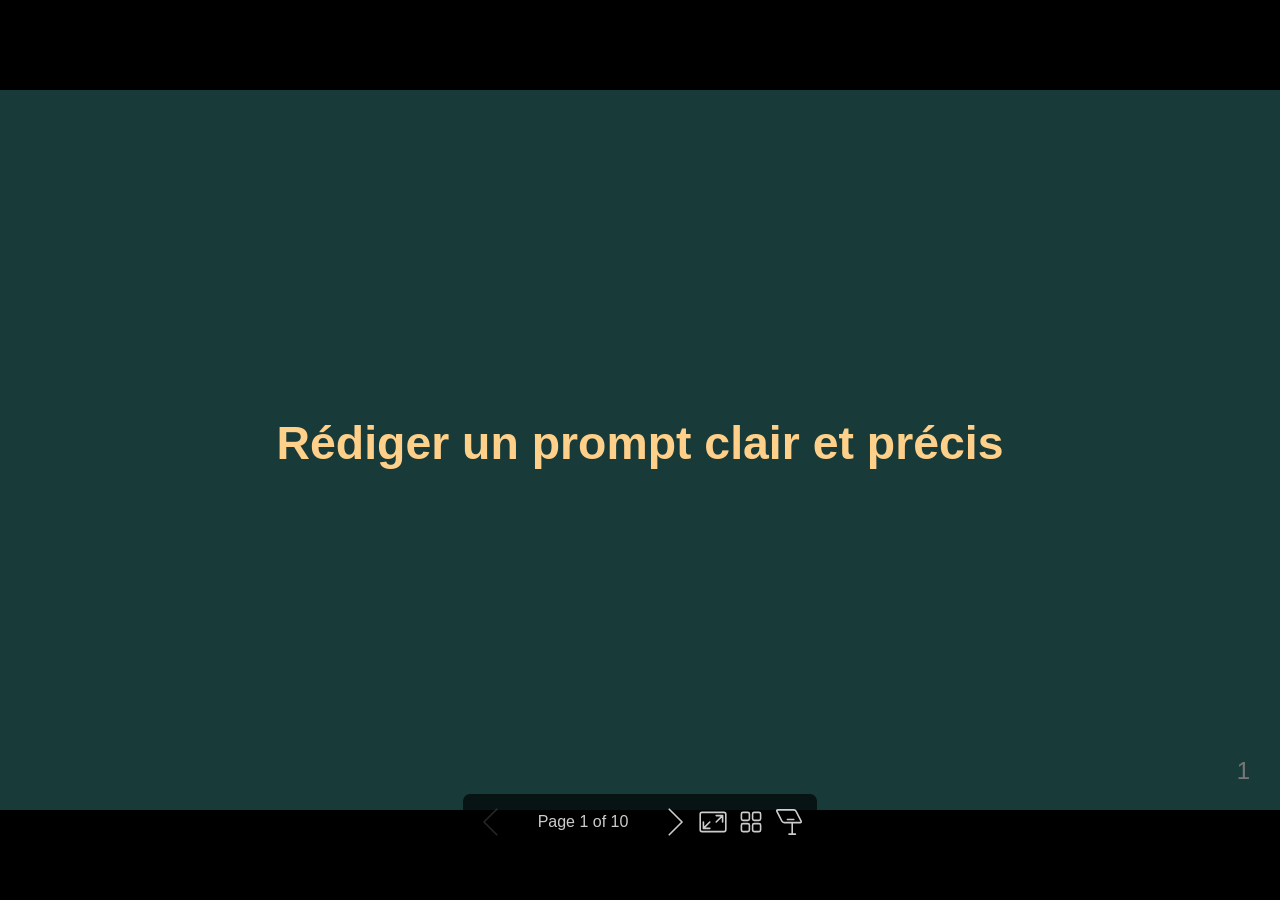
<file: lab-prompt-ia/index.html>
<!DOCTYPE html><html lang="fr-FR"><head><title>Rédiger un prompt clair et précis</title><meta property="og:title" content="Rédiger un prompt clair et précis"><meta charset="UTF-8"><meta name="viewport" content="width=device-width,height=device-height,initial-scale=1.0"><meta name="apple-mobile-web-app-capable" content="yes"><meta http-equiv="X-UA-Compatible" content="ie=edge"><meta property="og:type" content="website"><meta name="twitter:card" content="summary"><style>@media screen{body[data-bespoke-view=""] .bespoke-marp-parent>.bespoke-marp-osc>button,body[data-bespoke-view=next] .bespoke-marp-parent>.bespoke-marp-osc>button,body[data-bespoke-view=overview] button.bespoke-marp-overview-close,body[data-bespoke-view=presenter] .bespoke-marp-presenter-container .bespoke-marp-presenter-info-container .bespoke-marp-presenter-info-page-area .bespoke-marp-presenter-info-page,body[data-bespoke-view=presenter] .bespoke-marp-presenter-container .bespoke-marp-presenter-info-container button,body[data-bespoke-view=presenter] .bespoke-marp-presenter-container .bespoke-marp-presenter-note-container button{appearance:none;background-color:initial;border:0;color:inherit;cursor:pointer;font-size:inherit;opacity:.8;outline:none;padding:0;transition:opacity .2s linear;-webkit-tap-highlight-color:transparent}body[data-bespoke-view=""] .bespoke-marp-parent>.bespoke-marp-osc>button:disabled,body[data-bespoke-view=next] .bespoke-marp-parent>.bespoke-marp-osc>button:disabled,body[data-bespoke-view=overview] button.bespoke-marp-overview-close:disabled,body[data-bespoke-view=presenter] .bespoke-marp-presenter-container .bespoke-marp-presenter-info-container .bespoke-marp-presenter-info-page-area .bespoke-marp-presenter-info-page:disabled,body[data-bespoke-view=presenter] .bespoke-marp-presenter-container .bespoke-marp-presenter-info-container button:disabled,body[data-bespoke-view=presenter] .bespoke-marp-presenter-container .bespoke-marp-presenter-note-container button:disabled{cursor:not-allowed;opacity:.15!important}body[data-bespoke-view=""] .bespoke-marp-parent>.bespoke-marp-osc>button:hover,body[data-bespoke-view=next] .bespoke-marp-parent>.bespoke-marp-osc>button:hover,body[data-bespoke-view=overview] button.bespoke-marp-overview-close:hover,body[data-bespoke-view=presenter] .bespoke-marp-presenter-container .bespoke-marp-presenter-info-container .bespoke-marp-presenter-info-page-area .bespoke-marp-presenter-info-page:hover,body[data-bespoke-view=presenter] .bespoke-marp-presenter-container .bespoke-marp-presenter-info-container button:hover,body[data-bespoke-view=presenter] .bespoke-marp-presenter-container .bespoke-marp-presenter-note-container button:hover{opacity:1}body[data-bespoke-view=""] .bespoke-marp-parent>.bespoke-marp-osc>button:hover:active,body[data-bespoke-view=next] .bespoke-marp-parent>.bespoke-marp-osc>button:hover:active,body[data-bespoke-view=overview] button.bespoke-marp-overview-close:hover:active,body[data-bespoke-view=presenter] .bespoke-marp-presenter-container .bespoke-marp-presenter-info-container .bespoke-marp-presenter-info-page-area .bespoke-marp-presenter-info-page:hover:active,body[data-bespoke-view=presenter] .bespoke-marp-presenter-container .bespoke-marp-presenter-info-container button:hover:active,body[data-bespoke-view=presenter] .bespoke-marp-presenter-container .bespoke-marp-presenter-note-container button:hover:active{opacity:.6}body[data-bespoke-view=""] .bespoke-marp-parent>.bespoke-marp-osc>button:hover:not(:disabled),body[data-bespoke-view=next] .bespoke-marp-parent>.bespoke-marp-osc>button:hover:not(:disabled),body[data-bespoke-view=overview] button.bespoke-marp-overview-close:hover:not(:disabled),body[data-bespoke-view=presenter] .bespoke-marp-presenter-container .bespoke-marp-presenter-info-container .bespoke-marp-presenter-info-page-area .bespoke-marp-presenter-info-page:hover:not(:disabled),body[data-bespoke-view=presenter] .bespoke-marp-presenter-container .bespoke-marp-presenter-info-container button:hover:not(:disabled),body[data-bespoke-view=presenter] .bespoke-marp-presenter-container .bespoke-marp-presenter-note-container button:hover:not(:disabled){transition:none}body[data-bespoke-view=""] .bespoke-marp-parent>.bespoke-marp-osc>button[data-bespoke-marp-osc=prev],body[data-bespoke-view=next] .bespoke-marp-parent>.bespoke-marp-osc>button[data-bespoke-marp-osc=prev],body[data-bespoke-view=presenter] .bespoke-marp-presenter-container .bespoke-marp-presenter-info-container button.bespoke-marp-presenter-info-page-prev{background:#0000 url("[data-uri]") no-repeat 50%;background-size:contain;overflow:hidden;text-indent:100%;white-space:nowrap}body[data-bespoke-view=""] .bespoke-marp-parent>.bespoke-marp-osc>button[data-bespoke-marp-osc=next],body[data-bespoke-view=next] .bespoke-marp-parent>.bespoke-marp-osc>button[data-bespoke-marp-osc=next],body[data-bespoke-view=presenter] .bespoke-marp-presenter-container .bespoke-marp-presenter-info-container button.bespoke-marp-presenter-info-page-next{background:#0000 url("[data-uri]") no-repeat 50%;background-size:contain;overflow:hidden;text-indent:100%;white-space:nowrap}:is(body[data-bespoke-view=""],body[data-bespoke-view=next]) .bespoke-marp-parent>.bespoke-marp-osc>button[data-bespoke-marp-osc=fullscreen]{background:#0000 url("[data-uri]") no-repeat 50%;background-size:contain;overflow:hidden;text-indent:100%;white-space:nowrap}:is(body[data-bespoke-view=""],body[data-bespoke-view=next]) .bespoke-marp-parent>.bespoke-marp-osc>button.exit[data-bespoke-marp-osc=fullscreen]{background-image:url("[data-uri]")}:is(body[data-bespoke-view=""],body[data-bespoke-view=next]) .bespoke-marp-parent>.bespoke-marp-osc>button[data-bespoke-marp-osc=presenter]{background:#0000 url("[data-uri]") no-repeat 50%;background-size:contain;overflow:hidden;text-indent:100%;white-space:nowrap}body[data-bespoke-view=overview] button.bespoke-marp-overview-close,body[data-bespoke-view=presenter] .bespoke-marp-presenter-container .bespoke-marp-presenter-note-container button.bespoke-marp-presenter-note-bigger{background:#0000 url("[data-uri]") no-repeat 50%;background-size:contain;overflow:hidden;text-indent:100%;white-space:nowrap}body[data-bespoke-view=presenter] .bespoke-marp-presenter-container .bespoke-marp-presenter-note-container button.bespoke-marp-presenter-note-smaller{background:#0000 url("[data-uri]") no-repeat 50%;background-size:contain;overflow:hidden;text-indent:100%;white-space:nowrap}:is(body[data-bespoke-view=""],body[data-bespoke-view=next]) .bespoke-marp-parent>.bespoke-marp-osc>button[data-bespoke-marp-osc=overview]{background:#0000 url("[data-uri]") no-repeat 50%;background-size:contain;overflow:hidden;text-indent:100%;white-space:nowrap}}@keyframes __bespoke_marp_transition_reduced_outgoing__{0%{opacity:1}to{opacity:0}}@keyframes __bespoke_marp_transition_reduced_incoming__{0%{mix-blend-mode:plus-lighter;opacity:0}to{mix-blend-mode:plus-lighter;opacity:1}}.bespoke-marp-note,.bespoke-marp-osc,.bespoke-progress-parent{display:none;transition:none}@media screen{::view-transition-group(*){animation-duration:var(--marp-bespoke-transition-animation-duration,.5s);animation-timing-function:ease}::view-transition-new(*),::view-transition-old(*){animation-delay:0s;animation-direction:var(--marp-bespoke-transition-animation-direction,normal);animation-duration:var(--marp-bespoke-transition-animation-duration,.5s);animation-fill-mode:both;animation-name:var(--marp-bespoke-transition-animation-name,var(--marp-bespoke-transition-animation-name-fallback,__bespoke_marp_transition_no_animation__));mix-blend-mode:normal}::view-transition-old(*){--marp-bespoke-transition-animation-name-fallback:__bespoke_marp_transition_reduced_outgoing__;animation-timing-function:ease}::view-transition-new(*){--marp-bespoke-transition-animation-name-fallback:__bespoke_marp_transition_reduced_incoming__;animation-timing-function:ease}::view-transition-new(root),::view-transition-old(root){animation-timing-function:linear}::view-transition-new(__bespoke_marp_transition_osc__),::view-transition-old(__bespoke_marp_transition_osc__){animation-duration:0s!important;animation-name:__bespoke_marp_transition_osc__!important}::view-transition-new(__bespoke_marp_transition_osc__){opacity:0!important}.bespoke-marp-transition-warming-up::view-transition-group(*),.bespoke-marp-transition-warming-up::view-transition-new(*),.bespoke-marp-transition-warming-up::view-transition-old(*){animation-play-state:paused!important}body,html{height:100%;margin:0}body{background:#000;overflow:hidden}svg.bespoke-marp-slide{content-visibility:hidden;interactivity:inert;opacity:0;pointer-events:none;z-index:-1}svg.bespoke-marp-slide:not(.bespoke-marp-active) *{view-transition-name:none!important}svg.bespoke-marp-slide.bespoke-marp-active{content-visibility:visible;interactivity:auto;opacity:1;pointer-events:auto;z-index:0}svg.bespoke-marp-slide.bespoke-marp-active.bespoke-marp-active-ready *{animation-name:__bespoke_marp__!important}@supports not (content-visibility:hidden){svg.bespoke-marp-slide[data-bespoke-marp-load=hideable]{display:none}svg.bespoke-marp-slide[data-bespoke-marp-load=hideable].bespoke-marp-active{display:block}}}@media screen and (prefers-reduced-motion:reduce){svg.bespoke-marp-slide *{view-transition-name:none!important}}@media screen{[data-bespoke-marp-fragment=inactive]{visibility:hidden}:is(body[data-bespoke-view=""],body[data-bespoke-view=next]) .bespoke-marp-parent{inset:0;position:absolute}:is(body[data-bespoke-view=""],body[data-bespoke-view=next]) .bespoke-marp-parent>.bespoke-marp-osc{background:#000000a6;border-radius:7px;bottom:50px;color:#fff;contain:paint;display:block;font-family:Helvetica,Arial,sans-serif;font-size:16px;left:50%;line-height:0;opacity:1;padding:12px;position:absolute;touch-action:manipulation;transform:translateX(-50%);transition:opacity .2s linear;-webkit-user-select:none;user-select:none;view-transition-name:__bespoke_marp_transition_osc__;white-space:nowrap;will-change:transform;z-index:1}:is(body[data-bespoke-view=""],body[data-bespoke-view=next]) .bespoke-marp-parent>.bespoke-marp-osc>:where(*){margin-left:6px}:is(body[data-bespoke-view=""],body[data-bespoke-view=next]) .bespoke-marp-parent>.bespoke-marp-osc>:where(*):where(:first-child){margin-left:0}:is(body[data-bespoke-view=""],body[data-bespoke-view=next]) .bespoke-marp-parent>.bespoke-marp-osc>span{opacity:.8}:is(body[data-bespoke-view=""],body[data-bespoke-view=next]) .bespoke-marp-parent>.bespoke-marp-osc>span[data-bespoke-marp-osc=page]{display:inline-block;min-width:140px;text-align:center}:is(body[data-bespoke-view=""],body[data-bespoke-view=next]) .bespoke-marp-parent>.bespoke-marp-osc>button[data-bespoke-marp-osc=fullscreen],:is(body[data-bespoke-view=""],body[data-bespoke-view=next]) .bespoke-marp-parent>.bespoke-marp-osc>button[data-bespoke-marp-osc=next],:is(body[data-bespoke-view=""],body[data-bespoke-view=next]) .bespoke-marp-parent>.bespoke-marp-osc>button[data-bespoke-marp-osc=overview],:is(body[data-bespoke-view=""],body[data-bespoke-view=next]) .bespoke-marp-parent>.bespoke-marp-osc>button[data-bespoke-marp-osc=presenter],:is(body[data-bespoke-view=""],body[data-bespoke-view=next]) .bespoke-marp-parent>.bespoke-marp-osc>button[data-bespoke-marp-osc=prev]{height:32px;line-height:32px;width:32px}:is(body[data-bespoke-view=""],body[data-bespoke-view=next]) .bespoke-marp-parent.bespoke-marp-inactive{cursor:none}:is(body[data-bespoke-view=""],body[data-bespoke-view=next]) .bespoke-marp-parent.bespoke-marp-inactive>.bespoke-marp-osc{opacity:0;pointer-events:none}:is(body[data-bespoke-view=""],body[data-bespoke-view=next]) svg.bespoke-marp-slide{height:100%;left:0;position:absolute;top:0;width:100%}body[data-bespoke-view=""] .bespoke-progress-parent{background:#222;display:flex;height:5px;width:100%}body[data-bespoke-view=""] .bespoke-progress-parent+:where(.bespoke-marp-parent){top:5px}body[data-bespoke-view=""] .bespoke-progress-parent .bespoke-progress-bar{background:#0288d1;flex:0 0 0;transition:flex-basis .2s cubic-bezier(0,1,1,1)}body[data-bespoke-view=next]{background:#0000}body[data-bespoke-view=presenter]{background:#161616}body[data-bespoke-view=presenter] .bespoke-marp-presenter-container{display:grid;font-family:Helvetica,Arial,sans-serif;grid-template:"current dragbar next" minmax(140px,1fr) "current dragbar note" 2fr "info    dragbar note" 3em;grid-template-columns:minmax(3px,var(--bespoke-marp-presenter-split-ratio,66%)) 0 minmax(3px,1fr);height:100%;left:0;position:absolute;top:0;width:100%}body[data-bespoke-view=presenter] .bespoke-marp-presenter-container :where(.bespoke-marp-parent){grid-area:current;overflow:hidden;position:relative}body[data-bespoke-view=presenter] .bespoke-marp-presenter-container :where(.bespoke-marp-parent) :where(svg.bespoke-marp-slide){height:calc(100% - 40px);left:20px;pointer-events:none;position:absolute;top:20px;-webkit-user-select:none;user-select:none;width:calc(100% - 40px)}body[data-bespoke-view=presenter] .bespoke-marp-presenter-container :where(.bespoke-marp-parent) :where(svg.bespoke-marp-slide).bespoke-marp-active{filter:drop-shadow(0 3px 10px rgba(0,0,0,.5))}body[data-bespoke-view=presenter] .bespoke-marp-presenter-container .bespoke-marp-presenter-dragbar-container{background:#0288d1;cursor:col-resize;grid-area:dragbar;margin-left:-3px;opacity:0;position:relative;transition:opacity .4s linear .1s;width:6px;z-index:10}body[data-bespoke-view=presenter] .bespoke-marp-presenter-container .bespoke-marp-presenter-dragbar-container:hover{opacity:1}body[data-bespoke-view=presenter] .bespoke-marp-presenter-container .bespoke-marp-presenter-dragbar-container.active{opacity:1;transition-delay:0s}body[data-bespoke-view=presenter] .bespoke-marp-presenter-container .bespoke-marp-presenter-next-container{background:#222;cursor:pointer;display:none;grid-area:next;overflow:hidden;position:relative}body[data-bespoke-view=presenter] .bespoke-marp-presenter-container .bespoke-marp-presenter-next-container.active{display:block}body[data-bespoke-view=presenter] .bespoke-marp-presenter-container .bespoke-marp-presenter-next-container iframe.bespoke-marp-presenter-next{background:#0000;border:0;display:block;filter:drop-shadow(0 3px 10px rgba(0,0,0,.5));height:calc(100% - 40px);left:20px;pointer-events:none;position:absolute;interactivity:inert;top:20px;-webkit-user-select:none;user-select:none;width:calc(100% - 40px)}body[data-bespoke-view=presenter] .bespoke-marp-presenter-container .bespoke-marp-presenter-note-container{background:#222;color:#eee;grid-area:note;position:relative;z-index:1}body[data-bespoke-view=presenter] .bespoke-marp-presenter-container .bespoke-marp-presenter-note-container button{height:1.5em;line-height:1.5em;width:1.5em}body[data-bespoke-view=presenter] .bespoke-marp-presenter-container .bespoke-marp-presenter-note-container .bespoke-marp-presenter-note-wrapper{display:block;inset:0;position:absolute}body[data-bespoke-view=presenter] .bespoke-marp-presenter-container .bespoke-marp-presenter-note-container .bespoke-marp-presenter-note-buttons{background:#000000a6;border-radius:4px;bottom:0;display:flex;gap:4px;margin:12px;opacity:0;padding:6px;pointer-events:none;position:absolute;right:0;transition:opacity .2s linear}body[data-bespoke-view=presenter] .bespoke-marp-presenter-container .bespoke-marp-presenter-note-container .bespoke-marp-presenter-note-buttons:focus-within,body[data-bespoke-view=presenter] .bespoke-marp-presenter-container .bespoke-marp-presenter-note-container .bespoke-marp-presenter-note-wrapper:focus-within+.bespoke-marp-presenter-note-buttons,body[data-bespoke-view=presenter] .bespoke-marp-presenter-container .bespoke-marp-presenter-note-container:hover .bespoke-marp-presenter-note-buttons{opacity:1;pointer-events:auto}body[data-bespoke-view=presenter] .bespoke-marp-presenter-container .bespoke-marp-presenter-note-container .bespoke-marp-note{box-sizing:border-box;font-size:calc(1.1em*var(--bespoke-marp-note-font-scale, 1));height:calc(100% - 40px);margin:20px;overflow:auto;padding-right:3px;white-space:pre-wrap;width:calc(100% - 40px);word-wrap:break-word;scrollbar-color:#eeeeee80 #0000;scrollbar-width:thin}body[data-bespoke-view=presenter] .bespoke-marp-presenter-container .bespoke-marp-presenter-note-container .bespoke-marp-note::-webkit-scrollbar{width:6px}body[data-bespoke-view=presenter] .bespoke-marp-presenter-container .bespoke-marp-presenter-note-container .bespoke-marp-note::-webkit-scrollbar-track{background:#0000}body[data-bespoke-view=presenter] .bespoke-marp-presenter-container .bespoke-marp-presenter-note-container .bespoke-marp-note::-webkit-scrollbar-thumb{background:#eeeeee80;border-radius:6px}body[data-bespoke-view=presenter] .bespoke-marp-presenter-container .bespoke-marp-presenter-note-container .bespoke-marp-note:empty{pointer-events:none}body[data-bespoke-view=presenter] .bespoke-marp-presenter-container .bespoke-marp-presenter-note-container .bespoke-marp-note.active{display:block}body[data-bespoke-view=presenter] .bespoke-marp-presenter-container .bespoke-marp-presenter-note-container .bespoke-marp-note p:first-child{margin-top:0}body[data-bespoke-view=presenter] .bespoke-marp-presenter-container .bespoke-marp-presenter-note-container .bespoke-marp-note p:last-child{margin-bottom:0}body[data-bespoke-view=presenter] .bespoke-marp-presenter-container .bespoke-marp-presenter-info-container{align-items:center;box-sizing:border-box;color:#eee;display:flex;flex-wrap:nowrap;grid-area:info;justify-content:center;overflow:hidden;padding:0 10px}body[data-bespoke-view=presenter] .bespoke-marp-presenter-container .bespoke-marp-presenter-info-container :is(.bespoke-marp-presenter-info-page-area,.bespoke-marp-presenter-info-time,.bespoke-marp-presenter-info-timer){box-sizing:border-box;display:block;padding:0 10px;white-space:nowrap;width:100%}body[data-bespoke-view=presenter] .bespoke-marp-presenter-container .bespoke-marp-presenter-info-container button{height:1.5em;line-height:1.5em;width:1.5em}body[data-bespoke-view=presenter] .bespoke-marp-presenter-container .bespoke-marp-presenter-info-container .bespoke-marp-presenter-info-page-area{order:2;text-align:center}body[data-bespoke-view=presenter] .bespoke-marp-presenter-container .bespoke-marp-presenter-info-container .bespoke-marp-presenter-info-page-area .bespoke-marp-presenter-info-page{display:inline-block;min-width:120px;text-align:center}body[data-bespoke-view=presenter] .bespoke-marp-presenter-container .bespoke-marp-presenter-info-container .bespoke-marp-presenter-info-time{color:#999;order:1;text-align:left}body[data-bespoke-view=presenter] .bespoke-marp-presenter-container .bespoke-marp-presenter-info-container .bespoke-marp-presenter-info-timer{color:#999;order:3;text-align:right}body[data-bespoke-view=presenter] .bespoke-marp-presenter-container .bespoke-marp-presenter-info-container .bespoke-marp-presenter-info-timer:hover{cursor:pointer}body[data-bespoke-view=overview]{background:#161616;overflow:auto}body[data-bespoke-view=overview] [data-bespoke-marp-fragment=inactive]{visibility:visible}body[data-bespoke-view=overview] .bespoke-marp-overview-header{backdrop-filter:blur(4px);background:#222222d9;box-shadow:0 3px 10px #00000080;box-sizing:border-box;display:flex;height:48px;inset:0 0 auto;justify-content:flex-end;padding:10px;position:fixed;z-index:1}body[data-bespoke-view=overview] button.bespoke-marp-overview-close{height:28px;line-height:28px;transform:rotate(45deg);width:28px}body[data-bespoke-view=overview] .bespoke-marp-parent{display:grid;gap:40px;grid-template-columns:repeat(auto-fit,minmax(0,240px));justify-content:space-around;padding:30px}body[data-bespoke-view=overview] .bespoke-marp-parent svg.bespoke-marp-slide{--bov-selected:#0000;--bov-focus:#161616;--bov-focus-outline:#0000;background-image:conic-gradient(#161616 0 0),conic-gradient(var(--bov-focus) 0 0),conic-gradient(var(--bov-focus-outline) 0 0),conic-gradient(var(--bov-selected) 0 0);background-position:5px 5px,3px 3px,2px 2px,0 0;background-repeat:no-repeat;background-size:calc(100% - 10px) calc(100% - 10px),calc(100% - 6px) calc(100% - 6px),calc(100% - 4px) calc(100% - 4px),100% 100%;content-visibility:visible;cursor:pointer;filter:drop-shadow(0 3px 10px rgba(0,0,0,.5));margin:-6px;padding:6px;interactivity:auto;opacity:1;outline:0;pointer-events:auto;scroll-margin-block:30px;width:100%;z-index:0}body[data-bespoke-view=overview] .bespoke-marp-parent svg.bespoke-marp-slide *,body[data-bespoke-view=overview] .bespoke-marp-parent svg.bespoke-marp-slide.bespoke-marp-active *{pointer-events:none;interactivity:inert}body[data-bespoke-view=overview] .bespoke-marp-parent :is(svg.bespoke-marp-slide:active,svg.bespoke-marp-slide:focus-visible,svg.bespoke-marp-slide:hover){--bov-focus-outline:#161616}body[data-bespoke-view=overview] .bespoke-marp-parent svg.bespoke-marp-slide:focus-visible,body[data-bespoke-view=overview] .bespoke-marp-parent svg.bespoke-marp-slide:hover{--bov-focus:#999}body[data-bespoke-view=overview] .bespoke-marp-parent svg.bespoke-marp-slide:active{--bov-focus:#eee}body[data-bespoke-view=overview] .bespoke-marp-parent svg.bespoke-marp-slide.bespoke-marp-active{--bov-selected:#0288d1}body[data-bespoke-view=overview]:has(.bespoke-marp-overview-header) .bespoke-marp-parent{padding-top:78px}body[data-bespoke-view=overview]:has(.bespoke-marp-overview-header) .bespoke-marp-parent svg.bespoke-marp-slide{scroll-margin-top:78px}.bespoke-marp-overview{background:#000000a6;inset:0;opacity:0;pointer-events:none;position:fixed;transition:opacity .1s ease;z-index:10}.bespoke-marp-overview iframe{background:#222;border:0;display:block;height:100%;left:0;position:absolute;top:0;width:100%}.bespoke-marp-overview[data-open="1"]{opacity:1;pointer-events:auto}}@media print{.bespoke-marp-overview,.bespoke-marp-presenter-info-container,.bespoke-marp-presenter-next-container,.bespoke-marp-presenter-note-container{display:none}}</style><style>div#\:\$p > svg > foreignObject > section{width:1280px;height:720px;box-sizing:border-box;overflow:hidden;position:relative;scroll-snap-align:center center;-webkit-text-size-adjust:100%;text-size-adjust:100%}div#\:\$p > svg > foreignObject > section::after{bottom:0;content:attr(data-marpit-pagination);padding:inherit;pointer-events:none;position:absolute;right:0}div#\:\$p > svg > foreignObject > section:not([data-marpit-pagination])::after{display:none}div#\:\$p > svg > foreignObject > section :where(:is(h1, marp-h1)){font-size:2em;margin-block:0.67em}div#\:\$p > svg > foreignObject > section section:where(:is(h1, marp-h1)){--marpit-root-font-size: 2em}div#\:\$p > svg > foreignObject > section video::-webkit-media-controls{will-change:transform}@page {size:1280px 720px;margin:0}@media print{html, body{background-color:#fff;margin:0;page-break-inside:avoid;break-inside:avoid-page}div#\:\$p > svg > foreignObject > section{page-break-before:always;break-before:page}div#\:\$p > svg > foreignObject > section, div#\:\$p > svg > foreignObject > section *{-webkit-print-color-adjust:exact!important;animation-delay:0s!important;animation-duration:0s!important;color-adjust:exact!important;print-color-adjust:exact!important;transition:none!important}div#\:\$p > svg[data-marpit-svg]{display:block;height:100vh;width:100vw}}div#\:\$p > svg > foreignObject > :where(section){container-type:size}div#\:\$p > svg > foreignObject > section img[data-marp-twemoji]{background:transparent;height:1em;margin:0 .05em 0 .1em;vertical-align:-.1em;width:1em}div#\:\$p > svg > foreignObject > section{--fgColor-danger:light-dark(#d1242f, #f85149);--bgColor-attention-muted:light-dark(#fff8c5, #bb800926);--bgColor-muted:light-dark(#f6f8fa, #151b23);--bgColor-neutral-muted:light-dark(#818b981f, #656c7633);--borderColor-accent-emphasis:light-dark(#0969da, #1f6feb);--borderColor-attention-emphasis:light-dark(#9a6700, #9e6a03);--borderColor-danger-emphasis:light-dark(#cf222e, #da3633);--borderColor-default:light-dark(#d1d9e0, #3d444d);--borderColor-done-emphasis:light-dark(#8250df, #8957e5);--borderColor-success-emphasis:light-dark(#1a7f37, #238636);--color-prettylights-syntax-brackethighlighter-angle:light-dark(#59636e, #9198a1);--color-prettylights-syntax-brackethighlighter-unmatched:light-dark(#82071e, #f85149);--color-prettylights-syntax-carriage-return-bg:light-dark(#cf222e, #b62324);--color-prettylights-syntax-carriage-return-text:light-dark(#f6f8fa, #f0f6fc);--color-prettylights-syntax-comment:light-dark(#59636e, #9198a1);--color-prettylights-syntax-constant:light-dark(#0550ae, #79c0ff);--color-prettylights-syntax-constant-other-reference-link:light-dark(#0a3069, #a5d6ff);--color-prettylights-syntax-entity:light-dark(#6639ba, #d2a8ff);--color-prettylights-syntax-entity-tag:light-dark(#0550ae, #7ee787);--color-prettylights-syntax-invalid-illegal-text:light-dark(var(--fgColor-danger), var(--fgColor-danger));--color-prettylights-syntax-keyword:light-dark(#cf222e, #ff7b72);--color-prettylights-syntax-markup-changed-bg:light-dark(#ffd8b5, #5a1e02);--color-prettylights-syntax-markup-changed-text:light-dark(#953800, #ffdfb6);--color-prettylights-syntax-markup-deleted-bg:light-dark(#ffebe9, #67060c);--color-prettylights-syntax-markup-deleted-text:light-dark(#82071e, #ffdcd7);--color-prettylights-syntax-markup-heading:light-dark(#0550ae, #1f6feb);--color-prettylights-syntax-markup-ignored-bg:light-dark(#0550ae, #1158c7);--color-prettylights-syntax-markup-ignored-text:light-dark(#d1d9e0, #f0f6fc);--color-prettylights-syntax-markup-inserted-bg:light-dark(#dafbe1, #033a16);--color-prettylights-syntax-markup-inserted-text:light-dark(#116329, #aff5b4);--color-prettylights-syntax-markup-list:light-dark(#3b2300, #f2cc60);--color-prettylights-syntax-meta-diff-range:light-dark(#8250df, #d2a8ff);--color-prettylights-syntax-string:light-dark(#0a3069, #a5d6ff);--color-prettylights-syntax-string-regexp:light-dark(#116329, #7ee787);--color-prettylights-syntax-sublimelinter-gutter-mark:light-dark(#818b98, #3d444d);--color-prettylights-syntax-variable:light-dark(#953800, #ffa657);--fgColor-accent:light-dark(#0969da, #4493f8);--fgColor-attention:light-dark(#9a6700, #d29922);--fgColor-done:light-dark(#8250df, #ab7df8);--fgColor-muted:light-dark(#59636e, #9198a1);--fgColor-success:light-dark(#1a7f37, #3fb950);--bgColor-default:light-dark(#fff, #0d1117);--borderColor-muted:light-dark(#d1d9e0b3, #3d444db3);--color-prettylights-syntax-invalid-illegal-bg:light-dark(var(--bgColor-danger-muted), var(--bgColor-danger-muted));--color-prettylights-syntax-markup-bold:light-dark(#1f2328, #f0f6fc);--color-prettylights-syntax-markup-italic:light-dark(#1f2328, #f0f6fc);--color-prettylights-syntax-storage-modifier-import:light-dark(#1f2328, #f0f6fc);--fgColor-default:light-dark(#1f2328, #f0f6fc);--focus-outlineColor:light-dark(var(--borderColor-accent-emphasis), var(--borderColor-accent-emphasis));--borderColor-neutral-muted:light-dark(var(--borderColor-muted), var(--borderColor-muted));--base-size-16:calc(var(--marpit-root-font-size, 1rem) * 1);--base-size-24:calc(var(--marpit-root-font-size, 1rem) * 1.5);--base-size-4:calc(var(--marpit-root-font-size, 1rem) * 0.25);--base-size-40:calc(var(--marpit-root-font-size, 1rem) * 2.5);--base-size-8:calc(var(--marpit-root-font-size, 1rem) * 0.5);--base-text-weight-medium:500;--base-text-weight-normal:400;--base-text-weight-semibold:600;--fontStack-monospace:ui-monospace, SFMono-Regular, SF Mono, Menlo, Consolas, Liberation Mono, monospace;--fontStack-sansSerif:-apple-system, BlinkMacSystemFont, "Segoe UI", "Noto Sans", Helvetica, Arial, sans-serif, "Apple Color Emoji", "Segoe UI Emoji";}/*!
 * Marp default theme.
 *
 * @theme default
 * @author Yuki Hattori
 *
 * @auto-scaling true
 * @size 16:9 1280px 720px
 * @size 4:3 960px 720px
 */div#\:\$p > svg > foreignObject > section [data-theme=light],div#\:\$p > svg > foreignObject > section{color-scheme:light}div#\:\$p > svg > foreignObject > section [data-theme=dark],div#\:\$p > svg > foreignObject > section:where(.invert){color-scheme:dark}div#\:\$p > svg > foreignObject > section{-ms-text-size-adjust:100%;-webkit-text-size-adjust:100%;margin:0;font-weight:var(--base-text-weight-normal, 400);color:var(--fgColor-default);background-color:var(--bgColor-default);font-family:var(--fontStack-sansSerif, -apple-system, BlinkMacSystemFont, "Segoe UI", "Noto Sans", Helvetica, Arial, sans-serif, "Apple Color Emoji", "Segoe UI Emoji");font-size:16px;line-height:1.5;word-wrap:break-word}div#\:\$p > svg > foreignObject > section{--marpit-root-font-size:16px}div#\:\$p > svg > foreignObject > section a{text-decoration:underline;text-underline-offset:calc(var(--marpit-root-font-size, 1rem) * .2)}div#\:\$p > svg > foreignObject > section :is(h1, marp-h1):hover .anchor .octicon-link:before,div#\:\$p > svg > foreignObject > section :is(h2, marp-h2):hover .anchor .octicon-link:before,div#\:\$p > svg > foreignObject > section :is(h3, marp-h3):hover .anchor .octicon-link:before,div#\:\$p > svg > foreignObject > section :is(h4, marp-h4):hover .anchor .octicon-link:before,div#\:\$p > svg > foreignObject > section :is(h5, marp-h5):hover .anchor .octicon-link:before,div#\:\$p > svg > foreignObject > section :is(h6, marp-h6):hover .anchor .octicon-link:before{width:16px;height:16px;content:" ";display:inline-block;background-color:currentColor;-webkit-mask-image:url('data:image/svg+xml;charset=utf-8,<svg xmlns="http://www.w3.org/2000/svg" aria-hidden="true" viewBox="0 0 16 16"><path fill-rule="evenodd" d="M7.775 3.275a.75.75 0 0 0 1.06 1.06l1.25-1.25a2 2 0 1 1 2.83 2.83l-2.5 2.5a2 2 0 0 1-2.83 0 .75.75 0 0 0-1.06 1.06 3.5 3.5 0 0 0 4.95 0l2.5-2.5a3.5 3.5 0 0 0-4.95-4.95zm-4.69 9.64a2 2 0 0 1 0-2.83l2.5-2.5a2 2 0 0 1 2.83 0 .75.75 0 0 0 1.06-1.06 3.5 3.5 0 0 0-4.95 0l-2.5 2.5a3.5 3.5 0 0 0 4.95 4.95l1.25-1.25a.75.75 0 0 0-1.06-1.06l-1.25 1.25a2 2 0 0 1-2.83 0"/></svg>');mask-image:url('data:image/svg+xml;charset=utf-8,<svg xmlns="http://www.w3.org/2000/svg" aria-hidden="true" viewBox="0 0 16 16"><path fill-rule="evenodd" d="M7.775 3.275a.75.75 0 0 0 1.06 1.06l1.25-1.25a2 2 0 1 1 2.83 2.83l-2.5 2.5a2 2 0 0 1-2.83 0 .75.75 0 0 0-1.06 1.06 3.5 3.5 0 0 0 4.95 0l2.5-2.5a3.5 3.5 0 0 0-4.95-4.95zm-4.69 9.64a2 2 0 0 1 0-2.83l2.5-2.5a2 2 0 0 1 2.83 0 .75.75 0 0 0 1.06-1.06 3.5 3.5 0 0 0-4.95 0l-2.5 2.5a3.5 3.5 0 0 0 4.95 4.95l1.25-1.25a.75.75 0 0 0-1.06-1.06l-1.25 1.25a2 2 0 0 1-2.83 0"/></svg>')}div#\:\$p > svg > foreignObject > section details,div#\:\$p > svg > foreignObject > section figcaption,div#\:\$p > svg > foreignObject > section figure{display:block}div#\:\$p > svg > foreignObject > section summary{display:list-item}div#\:\$p > svg > foreignObject > section [hidden]{display:none!important}div#\:\$p > svg > foreignObject > section a{background-color:transparent;color:var(--fgColor-accent);text-decoration:none}div#\:\$p > svg > foreignObject > section abbr[title]{border-bottom:none;-webkit-text-decoration:underline dotted;text-decoration:underline dotted}div#\:\$p > svg > foreignObject > section b,div#\:\$p > svg > foreignObject > section strong{font-weight:var(--base-text-weight-semibold, 600)}div#\:\$p > svg > foreignObject > section dfn{font-style:italic}div#\:\$p > svg > foreignObject > section :is(h1, marp-h1){margin:.67em 0;font-weight:var(--base-text-weight-semibold, 600);padding-bottom:.3em;font-size:2em;border-bottom:1px solid var(--borderColor-muted)}div#\:\$p > svg > foreignObject > section mark{background-color:var(--bgColor-attention-muted);color:var(--fgColor-default)}div#\:\$p > svg > foreignObject > section small{font-size:90%}div#\:\$p > svg > foreignObject > section sub,div#\:\$p > svg > foreignObject > section sup{font-size:75%;line-height:0;position:relative;vertical-align:baseline}div#\:\$p > svg > foreignObject > section sub{bottom:-.25em}div#\:\$p > svg > foreignObject > section sup{top:-.5em}div#\:\$p > svg > foreignObject > section img{border-style:none;max-width:100%;box-sizing:content-box}div#\:\$p > svg > foreignObject > section code,div#\:\$p > svg > foreignObject > section kbd,div#\:\$p > svg > foreignObject > section :is(pre, marp-pre),div#\:\$p > svg > foreignObject > section samp{font-family:monospace;font-size:1em}div#\:\$p > svg > foreignObject > section figure{margin:1em var(--base-size-40)}div#\:\$p > svg > foreignObject > section hr{box-sizing:content-box;overflow:hidden;background:transparent;height:.25em;padding:0;margin:var(--base-size-24) 0;background-color:var(--borderColor-default);border:0}div#\:\$p > svg > foreignObject > section input{font:inherit;margin:0;overflow:visible;font-family:inherit;font-size:inherit;line-height:inherit}div#\:\$p > svg > foreignObject > section [type=button],div#\:\$p > svg > foreignObject > section [type=reset],div#\:\$p > svg > foreignObject > section [type=submit]{-webkit-appearance:button;-moz-appearance:button;appearance:button}div#\:\$p > svg > foreignObject > section [type=checkbox],div#\:\$p > svg > foreignObject > section [type=radio]{box-sizing:border-box;padding:0}div#\:\$p > svg > foreignObject > section [type=number]::-webkit-inner-spin-button,div#\:\$p > svg > foreignObject > section [type=number]::-webkit-outer-spin-button{height:auto}div#\:\$p > svg > foreignObject > section [type=search]::-webkit-search-cancel-button,div#\:\$p > svg > foreignObject > section [type=search]::-webkit-search-decoration{-webkit-appearance:none;appearance:none}div#\:\$p > svg > foreignObject > section ::-webkit-input-placeholder{color:inherit;opacity:.54}div#\:\$p > svg > foreignObject > section ::-webkit-file-upload-button{-webkit-appearance:button;appearance:button;font:inherit}div#\:\$p > svg > foreignObject > section a:hover{text-decoration:underline}div#\:\$p > svg > foreignObject > section ::-moz-placeholder{color:var(--fgColor-muted);opacity:1}div#\:\$p > svg > foreignObject > section ::placeholder{color:var(--fgColor-muted);opacity:1}div#\:\$p > svg > foreignObject > section hr:after,div#\:\$p > svg > foreignObject > section hr:before{display:table;content:""}div#\:\$p > svg > foreignObject > section hr:after{clear:both}div#\:\$p > svg > foreignObject > section table{border-spacing:0;border-collapse:collapse;display:block;width:-moz-max-content;width:max-content;max-width:100%;overflow:auto;font-variant:tabular-nums}div#\:\$p > svg > foreignObject > section td,div#\:\$p > svg > foreignObject > section th{padding:0}div#\:\$p > svg > foreignObject > section details summary{cursor:pointer}div#\:\$p > svg > foreignObject > section [role=button]:focus,div#\:\$p > svg > foreignObject > section a:focus,div#\:\$p > svg > foreignObject > section input[type=checkbox]:focus,div#\:\$p > svg > foreignObject > section input[type=radio]:focus{outline:2px solid var(--focus-outlineColor);outline-offset:-2px;box-shadow:none}div#\:\$p > svg > foreignObject > section [role=button]:focus:not(:focus-visible),div#\:\$p > svg > foreignObject > section a:focus:not(:focus-visible),div#\:\$p > svg > foreignObject > section input[type=checkbox]:focus:not(:focus-visible),div#\:\$p > svg > foreignObject > section input[type=radio]:focus:not(:focus-visible){outline:1px solid transparent}div#\:\$p > svg > foreignObject > section [role=button]:focus-visible,div#\:\$p > svg > foreignObject > section a:focus-visible,div#\:\$p > svg > foreignObject > section input[type=checkbox]:focus-visible,div#\:\$p > svg > foreignObject > section input[type=radio]:focus-visible{outline:2px solid var(--focus-outlineColor);outline-offset:-2px;box-shadow:none}div#\:\$p > svg > foreignObject > section a:not([class]):focus,div#\:\$p > svg > foreignObject > section a:not([class]):focus-visible,div#\:\$p > svg > foreignObject > section input[type=checkbox]:focus,div#\:\$p > svg > foreignObject > section input[type=checkbox]:focus-visible,div#\:\$p > svg > foreignObject > section input[type=radio]:focus,div#\:\$p > svg > foreignObject > section input[type=radio]:focus-visible{outline-offset:0}div#\:\$p > svg > foreignObject > section kbd{display:inline-block;padding:var(--base-size-4);font:11px var(--fontStack-monospace, ui-monospace, SFMono-Regular, SF Mono, Menlo, Consolas, Liberation Mono, monospace);line-height:10px;color:var(--fgColor-default);vertical-align:middle;background-color:var(--bgColor-muted);border-bottom-color:var(--borderColor-neutral-muted);border:1px solid var(--borderColor-neutral-muted);border-radius:6px;box-shadow:inset 0 -1px 0 var(--borderColor-neutral-muted)}div#\:\$p > svg > foreignObject > section :is(h1, marp-h1),div#\:\$p > svg > foreignObject > section :is(h2, marp-h2),div#\:\$p > svg > foreignObject > section :is(h3, marp-h3),div#\:\$p > svg > foreignObject > section :is(h4, marp-h4),div#\:\$p > svg > foreignObject > section :is(h5, marp-h5),div#\:\$p > svg > foreignObject > section :is(h6, marp-h6){margin-top:var(--base-size-24);margin-bottom:var(--base-size-16);font-weight:var(--base-text-weight-semibold, 600);line-height:1.25}div#\:\$p > svg > foreignObject > section :is(h2, marp-h2){padding-bottom:.3em;font-size:1.5em;border-bottom:1px solid var(--borderColor-muted)}div#\:\$p > svg > foreignObject > section :is(h2, marp-h2),div#\:\$p > svg > foreignObject > section :is(h3, marp-h3){font-weight:var(--base-text-weight-semibold, 600)}div#\:\$p > svg > foreignObject > section :is(h3, marp-h3){font-size:1.25em}div#\:\$p > svg > foreignObject > section :is(h4, marp-h4){font-size:1em}div#\:\$p > svg > foreignObject > section :is(h4, marp-h4),div#\:\$p > svg > foreignObject > section :is(h5, marp-h5){font-weight:var(--base-text-weight-semibold, 600)}div#\:\$p > svg > foreignObject > section :is(h5, marp-h5){font-size:.875em}div#\:\$p > svg > foreignObject > section :is(h6, marp-h6){font-weight:var(--base-text-weight-semibold, 600);font-size:.85em;color:var(--fgColor-muted)}div#\:\$p > svg > foreignObject > section p{margin-top:0;margin-bottom:10px}div#\:\$p > svg > foreignObject > section blockquote{margin:0;padding:0 1em;color:var(--fgColor-muted);border-left:.25em solid var(--borderColor-default)}div#\:\$p > svg > foreignObject > section ol,div#\:\$p > svg > foreignObject > section ul{margin-top:0;margin-bottom:0;padding-left:2em}div#\:\$p > svg > foreignObject > section ol ol,div#\:\$p > svg > foreignObject > section ul ol{list-style-type:lower-roman}div#\:\$p > svg > foreignObject > section ol ol ol,div#\:\$p > svg > foreignObject > section ol ul ol,div#\:\$p > svg > foreignObject > section ul ol ol,div#\:\$p > svg > foreignObject > section ul ul ol{list-style-type:lower-alpha}div#\:\$p > svg > foreignObject > section dd{margin-left:0}div#\:\$p > svg > foreignObject > section code,div#\:\$p > svg > foreignObject > section :is(pre, marp-pre),div#\:\$p > svg > foreignObject > section samp,div#\:\$p > svg > foreignObject > section tt{font-family:var(--fontStack-monospace, ui-monospace, SFMono-Regular, SF Mono, Menlo, Consolas, Liberation Mono, monospace);font-size:12px}div#\:\$p > svg > foreignObject > section :is(pre, marp-pre){margin-top:0;margin-bottom:0;word-wrap:normal}div#\:\$p > svg > foreignObject > section .octicon{display:inline-block;overflow:visible!important;vertical-align:text-bottom;fill:currentColor}div#\:\$p > svg > foreignObject > section input::-webkit-inner-spin-button,div#\:\$p > svg > foreignObject > section input::-webkit-outer-spin-button{margin:0;-webkit-appearance:none;appearance:none}div#\:\$p > svg > foreignObject > section .mr-2{margin-right:var(--base-size-8, 8px)!important}div#\:\$p > svg > foreignObject > section:after,div#\:\$p > svg > foreignObject > section:before{display:table}div#\:\$p > svg > foreignObject > section:after{clear:both}div#\:\$p > svg > foreignObject > section>:first-child{margin-top:0!important}div#\:\$p > svg > foreignObject > section>:last-child{margin-bottom:0!important}div#\:\$p > svg > foreignObject > section a:not([href]){color:inherit;text-decoration:none}div#\:\$p > svg > foreignObject > section .absent{color:var(--fgColor-danger)}div#\:\$p > svg > foreignObject > section .anchor{float:left;padding-right:var(--base-size-4);margin-left:-20px;line-height:1}div#\:\$p > svg > foreignObject > section .anchor:focus{outline:none}div#\:\$p > svg > foreignObject > section blockquote,div#\:\$p > svg > foreignObject > section details,div#\:\$p > svg > foreignObject > section dl,div#\:\$p > svg > foreignObject > section ol,div#\:\$p > svg > foreignObject > section p,div#\:\$p > svg > foreignObject > section :is(pre, marp-pre),div#\:\$p > svg > foreignObject > section table,div#\:\$p > svg > foreignObject > section ul{margin-top:0;margin-bottom:var(--base-size-16)}div#\:\$p > svg > foreignObject > section blockquote>:first-child{margin-top:0}div#\:\$p > svg > foreignObject > section blockquote>:last-child{margin-bottom:0}div#\:\$p > svg > foreignObject > section :is(h1, marp-h1) .octicon-link,div#\:\$p > svg > foreignObject > section :is(h2, marp-h2) .octicon-link,div#\:\$p > svg > foreignObject > section :is(h3, marp-h3) .octicon-link,div#\:\$p > svg > foreignObject > section :is(h4, marp-h4) .octicon-link,div#\:\$p > svg > foreignObject > section :is(h5, marp-h5) .octicon-link,div#\:\$p > svg > foreignObject > section :is(h6, marp-h6) .octicon-link{color:var(--fgColor-default);vertical-align:middle;visibility:hidden}div#\:\$p > svg > foreignObject > section :is(h1, marp-h1):hover .anchor,div#\:\$p > svg > foreignObject > section :is(h2, marp-h2):hover .anchor,div#\:\$p > svg > foreignObject > section :is(h3, marp-h3):hover .anchor,div#\:\$p > svg > foreignObject > section :is(h4, marp-h4):hover .anchor,div#\:\$p > svg > foreignObject > section :is(h5, marp-h5):hover .anchor,div#\:\$p > svg > foreignObject > section :is(h6, marp-h6):hover .anchor{text-decoration:none}div#\:\$p > svg > foreignObject > section :is(h1, marp-h1):hover .anchor .octicon-link,div#\:\$p > svg > foreignObject > section :is(h2, marp-h2):hover .anchor .octicon-link,div#\:\$p > svg > foreignObject > section :is(h3, marp-h3):hover .anchor .octicon-link,div#\:\$p > svg > foreignObject > section :is(h4, marp-h4):hover .anchor .octicon-link,div#\:\$p > svg > foreignObject > section :is(h5, marp-h5):hover .anchor .octicon-link,div#\:\$p > svg > foreignObject > section :is(h6, marp-h6):hover .anchor .octicon-link{visibility:visible}div#\:\$p > svg > foreignObject > section :is(h1, marp-h1) code,div#\:\$p > svg > foreignObject > section :is(h1, marp-h1) tt,div#\:\$p > svg > foreignObject > section :is(h2, marp-h2) code,div#\:\$p > svg > foreignObject > section :is(h2, marp-h2) tt,div#\:\$p > svg > foreignObject > section :is(h3, marp-h3) code,div#\:\$p > svg > foreignObject > section :is(h3, marp-h3) tt,div#\:\$p > svg > foreignObject > section :is(h4, marp-h4) code,div#\:\$p > svg > foreignObject > section :is(h4, marp-h4) tt,div#\:\$p > svg > foreignObject > section :is(h5, marp-h5) code,div#\:\$p > svg > foreignObject > section :is(h5, marp-h5) tt,div#\:\$p > svg > foreignObject > section :is(h6, marp-h6) code,div#\:\$p > svg > foreignObject > section :is(h6, marp-h6) tt{padding:0 .2em;font-size:inherit}div#\:\$p > svg > foreignObject > section summary :is(h1, marp-h1),div#\:\$p > svg > foreignObject > section summary :is(h2, marp-h2),div#\:\$p > svg > foreignObject > section summary :is(h3, marp-h3),div#\:\$p > svg > foreignObject > section summary :is(h4, marp-h4),div#\:\$p > svg > foreignObject > section summary :is(h5, marp-h5),div#\:\$p > svg > foreignObject > section summary :is(h6, marp-h6){display:inline-block}div#\:\$p > svg > foreignObject > section summary :is(h1, marp-h1) .anchor,div#\:\$p > svg > foreignObject > section summary :is(h2, marp-h2) .anchor,div#\:\$p > svg > foreignObject > section summary :is(h3, marp-h3) .anchor,div#\:\$p > svg > foreignObject > section summary :is(h4, marp-h4) .anchor,div#\:\$p > svg > foreignObject > section summary :is(h5, marp-h5) .anchor,div#\:\$p > svg > foreignObject > section summary :is(h6, marp-h6) .anchor{margin-left:-40px}div#\:\$p > svg > foreignObject > section summary :is(h1, marp-h1),div#\:\$p > svg > foreignObject > section summary :is(h2, marp-h2){padding-bottom:0;border-bottom:0}div#\:\$p > svg > foreignObject > section ol.no-list,div#\:\$p > svg > foreignObject > section ul.no-list{padding:0;list-style-type:none}div#\:\$p > svg > foreignObject > section ol[type="a s"]{list-style-type:lower-alpha}div#\:\$p > svg > foreignObject > section ol[type="A s"]{list-style-type:upper-alpha}div#\:\$p > svg > foreignObject > section ol[type="i s"]{list-style-type:lower-roman}div#\:\$p > svg > foreignObject > section ol[type="I s"]{list-style-type:upper-roman}div#\:\$p > svg > foreignObject > section div>ol:not([type]),div#\:\$p > svg > foreignObject > section ol[type="1"]{list-style-type:decimal}div#\:\$p > svg > foreignObject > section ol ol,div#\:\$p > svg > foreignObject > section ol ul,div#\:\$p > svg > foreignObject > section ul ol,div#\:\$p > svg > foreignObject > section ul ul{margin-top:0;margin-bottom:0}div#\:\$p > svg > foreignObject > section li>p{margin-top:var(--base-size-16)}div#\:\$p > svg > foreignObject > section li+li{margin-top:.25em}div#\:\$p > svg > foreignObject > section dl{padding:0}div#\:\$p > svg > foreignObject > section dl dt{padding:0;margin-top:var(--base-size-16);font-size:1em;font-style:italic;font-weight:var(--base-text-weight-semibold, 600)}div#\:\$p > svg > foreignObject > section dl dd{padding:0 var(--base-size-16);margin-bottom:var(--base-size-16)}div#\:\$p > svg > foreignObject > section table th{font-weight:var(--base-text-weight-semibold, 600)}div#\:\$p > svg > foreignObject > section table td,div#\:\$p > svg > foreignObject > section table th{padding:6px 13px;border:1px solid var(--borderColor-default)}div#\:\$p > svg > foreignObject > section table td>:last-child{margin-bottom:0}div#\:\$p > svg > foreignObject > section table tr{background-color:var(--bgColor-default);border-top:1px solid var(--borderColor-muted)}div#\:\$p > svg > foreignObject > section table tr:nth-child(2n){background-color:var(--bgColor-muted)}div#\:\$p > svg > foreignObject > section table img{background-color:transparent}div#\:\$p > svg > foreignObject > section img[align=right]{padding-left:20px}div#\:\$p > svg > foreignObject > section img[align=left]{padding-right:20px}div#\:\$p > svg > foreignObject > section .emoji{max-width:none;vertical-align:text-top;background-color:transparent}div#\:\$p > svg > foreignObject > section :is(span, marp-span).frame,div#\:\$p > svg > foreignObject > section :is(span, marp-span).frame>:is(span, marp-span){display:block;overflow:hidden}div#\:\$p > svg > foreignObject > section :is(span, marp-span).frame>:is(span, marp-span){float:left;width:auto;padding:7px;margin:13px 0 0;border:1px solid var(--borderColor-default)}div#\:\$p > svg > foreignObject > section :is(span, marp-span).frame :is(span, marp-span) img{display:block;float:left}div#\:\$p > svg > foreignObject > section :is(span, marp-span).frame :is(span, marp-span) :is(span, marp-span){display:block;padding:5px 0 0;clear:both;color:var(--fgColor-default)}div#\:\$p > svg > foreignObject > section :is(span, marp-span).align-center{display:block;overflow:hidden;clear:both}div#\:\$p > svg > foreignObject > section :is(span, marp-span).align-center>:is(span, marp-span){display:block;margin:13px auto 0;overflow:hidden;text-align:center}div#\:\$p > svg > foreignObject > section :is(span, marp-span).align-center :is(span, marp-span) img{margin:0 auto;text-align:center}div#\:\$p > svg > foreignObject > section :is(span, marp-span).align-right{display:block;overflow:hidden;clear:both}div#\:\$p > svg > foreignObject > section :is(span, marp-span).align-right>:is(span, marp-span){display:block;margin:13px 0 0;overflow:hidden;text-align:right}div#\:\$p > svg > foreignObject > section :is(span, marp-span).align-right :is(span, marp-span) img{margin:0;text-align:right}div#\:\$p > svg > foreignObject > section :is(span, marp-span).float-left{display:block;float:left;margin-right:13px;overflow:hidden}div#\:\$p > svg > foreignObject > section :is(span, marp-span).float-left :is(span, marp-span){margin:13px 0 0}div#\:\$p > svg > foreignObject > section :is(span, marp-span).float-right{display:block;float:right;margin-left:13px;overflow:hidden}div#\:\$p > svg > foreignObject > section :is(span, marp-span).float-right>:is(span, marp-span){display:block;margin:13px auto 0;overflow:hidden;text-align:right}div#\:\$p > svg > foreignObject > section code,div#\:\$p > svg > foreignObject > section tt{padding:.2em .4em;margin:0;font-size:85%;white-space:break-spaces;background-color:var(--bgColor-neutral-muted);border-radius:6px}div#\:\$p > svg > foreignObject > section code br,div#\:\$p > svg > foreignObject > section tt br{display:none}div#\:\$p > svg > foreignObject > section del code{text-decoration:inherit}div#\:\$p > svg > foreignObject > section samp{font-size:85%}div#\:\$p > svg > foreignObject > section :is(pre, marp-pre) code{font-size:100%}div#\:\$p > svg > foreignObject > section :is(pre, marp-pre)>code{padding:0;margin:0;word-break:normal;white-space:pre;background:transparent;border:0}div#\:\$p > svg > foreignObject > section .highlight{margin-bottom:var(--base-size-16)}div#\:\$p > svg > foreignObject > section .highlight :is(pre, marp-pre){margin-bottom:0;word-break:normal}div#\:\$p > svg > foreignObject > section :is(pre, marp-pre){padding:var(--base-size-16);overflow:auto;font-size:85%;line-height:1.45;color:var(--fgColor-default);background-color:var(--bgColor-muted);border-radius:6px}div#\:\$p > svg > foreignObject > section :is(pre, marp-pre) code,div#\:\$p > svg > foreignObject > section :is(pre, marp-pre) tt{display:inline;padding:0;margin:0;overflow:visible;line-height:inherit;word-wrap:normal;background-color:transparent;border:0}div#\:\$p > svg > foreignObject > section .csv-data td,div#\:\$p > svg > foreignObject > section .csv-data th{padding:5px;overflow:hidden;font-size:12px;line-height:1;text-align:left;white-space:nowrap}div#\:\$p > svg > foreignObject > section .csv-data .blob-num{padding:10px var(--base-size-8) 9px;text-align:right;background:var(--bgColor-default);border:0}div#\:\$p > svg > foreignObject > section .csv-data tr{border-top:0}div#\:\$p > svg > foreignObject > section .csv-data th{font-weight:var(--base-text-weight-semibold, 600);background:var(--bgColor-muted);border-top:0}div#\:\$p > svg > foreignObject > section [data-footnote-ref]:before{content:"["}div#\:\$p > svg > foreignObject > section [data-footnote-ref]:after{content:"]"}div#\:\$p > svg > foreignObject > section .footnotes{font-size:12px;color:var(--fgColor-muted);border-top:1px solid var(--borderColor-default)}div#\:\$p > svg > foreignObject > section div#\:\$p > svg > foreignObject > section section.footnotes{--marpit-root-font-size:12px}div#\:\$p > svg > foreignObject > section .footnotes ol,div#\:\$p > svg > foreignObject > section .footnotes ol ul{padding-left:var(--base-size-16)}div#\:\$p > svg > foreignObject > section .footnotes ol ul{display:inline-block;margin-top:var(--base-size-16)}div#\:\$p > svg > foreignObject > section .footnotes li{position:relative}div#\:\$p > svg > foreignObject > section .footnotes li:target:before{position:absolute;top:calc(var(--base-size-8)*-1);right:calc(var(--base-size-8)*-1);bottom:calc(var(--base-size-8)*-1);left:calc(var(--base-size-24)*-1);pointer-events:none;content:"";border:2px solid var(--borderColor-accent-emphasis);border-radius:6px}div#\:\$p > svg > foreignObject > section .footnotes li:target{color:var(--fgColor-default)}div#\:\$p > svg > foreignObject > section .footnotes .data-footnote-backref g-emoji{font-family:monospace}div#\:\$p > svg > foreignObject > section .pl-c{color:var(--color-prettylights-syntax-comment)}div#\:\$p > svg > foreignObject > section .pl-c1,div#\:\$p > svg > foreignObject > section .pl-s .pl-v{color:var(--color-prettylights-syntax-constant)}div#\:\$p > svg > foreignObject > section .pl-e,div#\:\$p > svg > foreignObject > section .pl-en{color:var(--color-prettylights-syntax-entity)}div#\:\$p > svg > foreignObject > section .pl-s .pl-s1,div#\:\$p > svg > foreignObject > section .pl-smi{color:var(--color-prettylights-syntax-storage-modifier-import)}div#\:\$p > svg > foreignObject > section .pl-ent{color:var(--color-prettylights-syntax-entity-tag)}div#\:\$p > svg > foreignObject > section .pl-k{color:var(--color-prettylights-syntax-keyword)}div#\:\$p > svg > foreignObject > section .pl-pds,div#\:\$p > svg > foreignObject > section .pl-s,div#\:\$p > svg > foreignObject > section .pl-s .pl-pse .pl-s1,div#\:\$p > svg > foreignObject > section .pl-sr,div#\:\$p > svg > foreignObject > section .pl-sr .pl-cce,div#\:\$p > svg > foreignObject > section .pl-sr .pl-sra,div#\:\$p > svg > foreignObject > section .pl-sr .pl-sre{color:var(--color-prettylights-syntax-string)}div#\:\$p > svg > foreignObject > section .pl-smw,div#\:\$p > svg > foreignObject > section .pl-v{color:var(--color-prettylights-syntax-variable)}div#\:\$p > svg > foreignObject > section .pl-bu{color:var(--color-prettylights-syntax-brackethighlighter-unmatched)}div#\:\$p > svg > foreignObject > section .pl-ii{color:var(--color-prettylights-syntax-invalid-illegal-text);background-color:var(--color-prettylights-syntax-invalid-illegal-bg)}div#\:\$p > svg > foreignObject > section .pl-c2{color:var(--color-prettylights-syntax-carriage-return-text);background-color:var(--color-prettylights-syntax-carriage-return-bg)}div#\:\$p > svg > foreignObject > section .pl-sr .pl-cce{font-weight:700;color:var(--color-prettylights-syntax-string-regexp)}div#\:\$p > svg > foreignObject > section .pl-ml{color:var(--color-prettylights-syntax-markup-list)}div#\:\$p > svg > foreignObject > section .pl-mh,div#\:\$p > svg > foreignObject > section .pl-mh .pl-en,div#\:\$p > svg > foreignObject > section .pl-ms{font-weight:700;color:var(--color-prettylights-syntax-markup-heading)}div#\:\$p > svg > foreignObject > section .pl-mi{font-style:italic;color:var(--color-prettylights-syntax-markup-italic)}div#\:\$p > svg > foreignObject > section .pl-mb{font-weight:700;color:var(--color-prettylights-syntax-markup-bold)}div#\:\$p > svg > foreignObject > section .pl-md{color:var(--color-prettylights-syntax-markup-deleted-text);background-color:var(--color-prettylights-syntax-markup-deleted-bg)}div#\:\$p > svg > foreignObject > section .pl-mi1{color:var(--color-prettylights-syntax-markup-inserted-text);background-color:var(--color-prettylights-syntax-markup-inserted-bg)}div#\:\$p > svg > foreignObject > section .pl-mc{color:var(--color-prettylights-syntax-markup-changed-text);background-color:var(--color-prettylights-syntax-markup-changed-bg)}div#\:\$p > svg > foreignObject > section .pl-mi2{color:var(--color-prettylights-syntax-markup-ignored-text);background-color:var(--color-prettylights-syntax-markup-ignored-bg)}div#\:\$p > svg > foreignObject > section .pl-mdr{font-weight:700;color:var(--color-prettylights-syntax-meta-diff-range)}div#\:\$p > svg > foreignObject > section .pl-ba{color:var(--color-prettylights-syntax-brackethighlighter-angle)}div#\:\$p > svg > foreignObject > section .pl-sg{color:var(--color-prettylights-syntax-sublimelinter-gutter-mark)}div#\:\$p > svg > foreignObject > section .pl-corl{text-decoration:underline;color:var(--color-prettylights-syntax-constant-other-reference-link)}div#\:\$p > svg > foreignObject > section [role=button]:focus:not(:focus-visible),div#\:\$p > svg > foreignObject > section [role=tabpanel][tabindex="0"]:focus:not(:focus-visible),div#\:\$p > svg > foreignObject > section a:focus:not(:focus-visible),div#\:\$p > svg > foreignObject > section button:focus:not(:focus-visible),div#\:\$p > svg > foreignObject > section summary:focus:not(:focus-visible){outline:none;box-shadow:none}div#\:\$p > svg > foreignObject > section [tabindex="0"]:focus:not(:focus-visible),div#\:\$p > svg > foreignObject > section details-dialog:focus:not(:focus-visible){outline:none}div#\:\$p > svg > foreignObject > section g-emoji{display:inline-block;min-width:1ch;font-family:Apple Color Emoji,Segoe UI Emoji,Segoe UI Symbol;font-size:1em;font-style:normal!important;font-weight:var(--base-text-weight-normal, 400);line-height:1;vertical-align:-.075em}div#\:\$p > svg > foreignObject > section g-emoji img{width:1em;height:1em}div#\:\$p > svg > foreignObject > section a:has(>p,>div,>:is(pre, marp-pre),>blockquote){display:block}div#\:\$p > svg > foreignObject > section a:has(>p,>div,>:is(pre, marp-pre),>blockquote):not(:has(.snippet-clipboard-content,>:is(pre, marp-pre))){width:-moz-fit-content;width:fit-content}div#\:\$p > svg > foreignObject > section a:has(>p,>div,>:is(pre, marp-pre),>blockquote):has(.snippet-clipboard-content,>:is(pre, marp-pre)):focus-visible{outline:2px solid var(--focus-outlineColor);outline-offset:2px}div#\:\$p > svg > foreignObject > section .task-list-item{list-style-type:none}div#\:\$p > svg > foreignObject > section .task-list-item label{font-weight:var(--base-text-weight-normal, 400)}div#\:\$p > svg > foreignObject > section .task-list-item.enabled label{cursor:pointer}div#\:\$p > svg > foreignObject > section .task-list-item+.task-list-item{margin-top:var(--base-size-4)}div#\:\$p > svg > foreignObject > section .task-list-item .handle{display:none}div#\:\$p > svg > foreignObject > section .task-list-item-checkbox{margin:0 .2em .25em -1.4em;vertical-align:middle}div#\:\$p > svg > foreignObject > section ul:dir(rtl) .task-list-item-checkbox{margin:0 -1.6em .25em .2em}div#\:\$p > svg > foreignObject > section ol:dir(rtl) .task-list-item-checkbox{margin:0 -1.6em .25em .2em}div#\:\$p > svg > foreignObject > section .contains-task-list:focus-within .task-list-item-convert-container,div#\:\$p > svg > foreignObject > section .contains-task-list:hover .task-list-item-convert-container{display:block;width:auto;height:24px;overflow:visible;clip-path:none}div#\:\$p > svg > foreignObject > section ::-webkit-calendar-picker-indicator{filter:invert(50%)}div#\:\$p > svg > foreignObject > section .markdown-alert{padding:var(--base-size-8) var(--base-size-16);margin-bottom:var(--base-size-16);color:inherit;border-left:.25em solid var(--borderColor-default)}div#\:\$p > svg > foreignObject > section .markdown-alert>:first-child{margin-top:0}div#\:\$p > svg > foreignObject > section .markdown-alert>:last-child{margin-bottom:0}div#\:\$p > svg > foreignObject > section .markdown-alert .markdown-alert-title{display:flex;font-weight:var(--base-text-weight-medium, 500);align-items:center;line-height:1}div#\:\$p > svg > foreignObject > section .markdown-alert.markdown-alert-note{border-left-color:var(--borderColor-accent-emphasis)}div#\:\$p > svg > foreignObject > section .markdown-alert.markdown-alert-note .markdown-alert-title{color:var(--fgColor-accent)}div#\:\$p > svg > foreignObject > section .markdown-alert.markdown-alert-important{border-left-color:var(--borderColor-done-emphasis)}div#\:\$p > svg > foreignObject > section .markdown-alert.markdown-alert-important .markdown-alert-title{color:var(--fgColor-done)}div#\:\$p > svg > foreignObject > section .markdown-alert.markdown-alert-warning{border-left-color:var(--borderColor-attention-emphasis)}div#\:\$p > svg > foreignObject > section .markdown-alert.markdown-alert-warning .markdown-alert-title{color:var(--fgColor-attention)}div#\:\$p > svg > foreignObject > section .markdown-alert.markdown-alert-tip{border-left-color:var(--borderColor-success-emphasis)}div#\:\$p > svg > foreignObject > section .markdown-alert.markdown-alert-tip .markdown-alert-title{color:var(--fgColor-success)}div#\:\$p > svg > foreignObject > section .markdown-alert.markdown-alert-caution{border-left-color:var(--borderColor-danger-emphasis)}div#\:\$p > svg > foreignObject > section .markdown-alert.markdown-alert-caution .markdown-alert-title{color:var(--fgColor-danger)}div#\:\$p > svg > foreignObject > section>:first-child>.heading-element:first-child{margin-top:0!important}div#\:\$p > svg > foreignObject > section .highlight :is(pre, marp-pre):has(+.zeroclipboard-container){min-height:52px}div#\:\$p > svg > foreignObject > section :is(h1, marp-h1){color:var(--h1-color);font-size:1.6em}div#\:\$p > svg > foreignObject > section :is(h1, marp-h1),div#\:\$p > svg > foreignObject > section :is(h2, marp-h2){border-bottom:none}div#\:\$p > svg > foreignObject > section :is(h2, marp-h2){font-size:1.3em}div#\:\$p > svg > foreignObject > section :is(h3, marp-h3){font-size:1.1em}div#\:\$p > svg > foreignObject > section :is(h4, marp-h4){font-size:1.05em}div#\:\$p > svg > foreignObject > section :is(h5, marp-h5){font-size:1em}div#\:\$p > svg > foreignObject > section :is(h6, marp-h6){font-size:.9em}div#\:\$p > svg > foreignObject > section :is(h1, marp-h1) strong,div#\:\$p > svg > foreignObject > section :is(h2, marp-h2) strong,div#\:\$p > svg > foreignObject > section :is(h3, marp-h3) strong,div#\:\$p > svg > foreignObject > section :is(h4, marp-h4) strong,div#\:\$p > svg > foreignObject > section :is(h5, marp-h5) strong,div#\:\$p > svg > foreignObject > section :is(h6, marp-h6) strong{font-weight:inherit;color:var(--heading-strong-color)}div#\:\$p > svg > foreignObject > section :is(h1, marp-h1)::part(auto-scaling),div#\:\$p > svg > foreignObject > section :is(h2, marp-h2)::part(auto-scaling),div#\:\$p > svg > foreignObject > section :is(h3, marp-h3)::part(auto-scaling),div#\:\$p > svg > foreignObject > section :is(h4, marp-h4)::part(auto-scaling),div#\:\$p > svg > foreignObject > section :is(h5, marp-h5)::part(auto-scaling),div#\:\$p > svg > foreignObject > section :is(h6, marp-h6)::part(auto-scaling){max-height:563px}div#\:\$p > svg > foreignObject > section hr{height:0;padding-top:.25em}div#\:\$p > svg > foreignObject > section img{background-color:transparent}div#\:\$p > svg > foreignObject > section :is(pre, marp-pre){border:1px solid var(--borderColor-default);line-height:1.15;overflow:visible}div#\:\$p > svg > foreignObject > section :is(pre, marp-pre)::part(auto-scaling){max-height:529px}div#\:\$p > svg > foreignObject > section :is(pre, marp-pre) :where(.hljs){color:var(--color-prettylights-syntax-storage-modifier-import)}div#\:\$p > svg > foreignObject > section :is(pre, marp-pre) :where(.hljs-doctag),div#\:\$p > svg > foreignObject > section :is(pre, marp-pre) :where(.hljs-keyword),div#\:\$p > svg > foreignObject > section :is(pre, marp-pre) :where(.hljs-meta .hljs-keyword),div#\:\$p > svg > foreignObject > section :is(pre, marp-pre) :where(.hljs-template-tag),div#\:\$p > svg > foreignObject > section :is(pre, marp-pre) :where(.hljs-template-variable),div#\:\$p > svg > foreignObject > section :is(pre, marp-pre) :where(.hljs-type),div#\:\$p > svg > foreignObject > section :is(pre, marp-pre) :where(.hljs-variable.language_){color:var(--color-prettylights-syntax-keyword)}div#\:\$p > svg > foreignObject > section :is(pre, marp-pre) :where(.hljs-title),div#\:\$p > svg > foreignObject > section :is(pre, marp-pre) :where(.hljs-title.class_),div#\:\$p > svg > foreignObject > section :is(pre, marp-pre) :where(.hljs-title.class_.inherited__),div#\:\$p > svg > foreignObject > section :is(pre, marp-pre) :where(.hljs-title.function_){color:var(--color-prettylights-syntax-entity)}div#\:\$p > svg > foreignObject > section :is(pre, marp-pre) :where(.hljs-attr),div#\:\$p > svg > foreignObject > section :is(pre, marp-pre) :where(.hljs-attribute),div#\:\$p > svg > foreignObject > section :is(pre, marp-pre) :where(.hljs-literal),div#\:\$p > svg > foreignObject > section :is(pre, marp-pre) :where(.hljs-meta),div#\:\$p > svg > foreignObject > section :is(pre, marp-pre) :where(.hljs-number),div#\:\$p > svg > foreignObject > section :is(pre, marp-pre) :where(.hljs-operator),div#\:\$p > svg > foreignObject > section :is(pre, marp-pre) :where(.hljs-selector-attr),div#\:\$p > svg > foreignObject > section :is(pre, marp-pre) :where(.hljs-selector-class),div#\:\$p > svg > foreignObject > section :is(pre, marp-pre) :where(.hljs-selector-id),div#\:\$p > svg > foreignObject > section :is(pre, marp-pre) :where(.hljs-variable){color:var(--color-prettylights-syntax-constant)}div#\:\$p > svg > foreignObject > section :is(pre, marp-pre) :where(.hljs-meta .hljs-string),div#\:\$p > svg > foreignObject > section :is(pre, marp-pre) :where(.hljs-regexp),div#\:\$p > svg > foreignObject > section :is(pre, marp-pre) :where(.hljs-string){color:var(--color-prettylights-syntax-string)}div#\:\$p > svg > foreignObject > section :is(pre, marp-pre) :where(.hljs-built_in),div#\:\$p > svg > foreignObject > section :is(pre, marp-pre) :where(.hljs-symbol){color:var(--color-prettylights-syntax-variable)}div#\:\$p > svg > foreignObject > section :is(pre, marp-pre) :where(.hljs-code),div#\:\$p > svg > foreignObject > section :is(pre, marp-pre) :where(.hljs-comment),div#\:\$p > svg > foreignObject > section :is(pre, marp-pre) :where(.hljs-formula){color:var(--color-prettylights-syntax-comment)}div#\:\$p > svg > foreignObject > section :is(pre, marp-pre) :where(.hljs-name),div#\:\$p > svg > foreignObject > section :is(pre, marp-pre) :where(.hljs-quote),div#\:\$p > svg > foreignObject > section :is(pre, marp-pre) :where(.hljs-selector-pseudo),div#\:\$p > svg > foreignObject > section :is(pre, marp-pre) :where(.hljs-selector-tag){color:var(--color-prettylights-syntax-entity-tag)}div#\:\$p > svg > foreignObject > section :is(pre, marp-pre) :where(.hljs-subst){color:var(--color-prettylights-syntax-storage-modifier-import)}div#\:\$p > svg > foreignObject > section :is(pre, marp-pre) :where(.hljs-section){font-weight:700;color:var(--color-prettylights-syntax-markup-heading)}div#\:\$p > svg > foreignObject > section :is(pre, marp-pre) :where(.hljs-bullet){color:var(--color-prettylights-syntax-markup-list)}div#\:\$p > svg > foreignObject > section :is(pre, marp-pre) :where(.hljs-emphasis){font-style:italic;color:var(--color-prettylights-syntax-markup-italic)}div#\:\$p > svg > foreignObject > section :is(pre, marp-pre) :where(.hljs-strong){font-weight:700;color:var(--color-prettylights-syntax-markup-bold)}div#\:\$p > svg > foreignObject > section :is(pre, marp-pre) :where(.hljs-addition){color:var(--color-prettylights-syntax-markup-inserted-text);background-color:var(--color-prettylights-syntax-markup-inserted-bg)}div#\:\$p > svg > foreignObject > section :is(pre, marp-pre) :where(.hljs-deletion){color:var(--color-prettylights-syntax-markup-deleted-text);background-color:var(--color-prettylights-syntax-markup-deleted-bg)}div#\:\$p > svg > foreignObject > section footer,div#\:\$p > svg > foreignObject > section header{margin:0;position:absolute;left:30px;color:var(--header-footer-color);font-size:18px}div#\:\$p > svg > foreignObject > section header{top:21px}div#\:\$p > svg > foreignObject > section footer{bottom:21px}div#\:\$p > svg > foreignObject > section{--h1-color:light-dark(#246, #cee7ff);--header-footer-color:light-dark(hsla(0,0%,40%,.75), hsla(0,0%,60%,.75));--heading-strong-color:light-dark(#48c, #7bf);--paginate-color:light-dark(#777, #999);--base-size-4:4px;--base-size-8:8px;--base-size-16:16px;--base-size-24:24px;--base-size-40:40px;display:block;font-size:29px;height:720px;padding:78.5px;place-content:safe center center;width:1280px;flex-flow:column nowrap;align-items:stretch}div#\:\$p > svg > foreignObject > section{--marpit-root-font-size:29px}div#\:\$p > svg > foreignObject > section>:last-child,div#\:\$p > svg > foreignObject > section[data-footer]>:nth-last-child(2){margin-bottom:0}div#\:\$p > svg > foreignObject > section>:first-child,div#\:\$p > svg > foreignObject > section>header:first-child+*{margin-top:0}div#\:\$p > svg > foreignObject > section:after{position:absolute;padding:0;right:30px;bottom:21px;font-size:24px;color:var(--paginate-color)}div#\:\$p > svg > foreignObject > section:after{--marpit-root-font-size:24px}div#\:\$p > svg > foreignObject > section[data-color] :is(h1, marp-h1),div#\:\$p > svg > foreignObject > section[data-color] :is(h2, marp-h2),div#\:\$p > svg > foreignObject > section[data-color] :is(h3, marp-h3),div#\:\$p > svg > foreignObject > section[data-color] :is(h4, marp-h4),div#\:\$p > svg > foreignObject > section[data-color] :is(h5, marp-h5),div#\:\$p > svg > foreignObject > section[data-color] :is(h6, marp-h6){color:currentcolor}div#\:\$p > svg > foreignObject > section{width:1280px;height:720px}div#\:\$p > svg > foreignObject > section{background:#183b39;color:#f6f7f2;font-family:"Aptos", "Segoe UI", sans-serif}div#\:\$p > svg > foreignObject > section :is(h1, marp-h1), div#\:\$p > svg > foreignObject > section :is(h2, marp-h2){color:#ffd08a}div#\:\$p > svg > foreignObject > section code, div#\:\$p > svg > foreignObject > section :is(pre, marp-pre){background:#294946;color:#f6f7f2}div#\:\$p > svg > foreignObject > section.light{background:#fbfaf6;color:#183b39}div#\:\$p > svg > foreignObject > section.light :is(h1, marp-h1), div#\:\$p > svg > foreignObject > section.light :is(h2, marp-h2){color:#a94732}div#\:\$p > svg > foreignObject > section.light code, div#\:\$p > svg > foreignObject > section.light :is(pre, marp-pre){background:#e9efeb;color:#183b39}div#\:\$p > svg > foreignObject > section.lead{align-items:center;justify-content:center;text-align:center}div#\:\$p > svg > foreignObject > section[data-marpit-advanced-background="background"]{columns:initial!important;display:block!important;padding:0!important}div#\:\$p > svg > foreignObject > section[data-marpit-advanced-background="background"]::before, div#\:\$p > svg > foreignObject > section[data-marpit-advanced-background="background"]::after, div#\:\$p > svg > foreignObject > section[data-marpit-advanced-background="content"]::before, div#\:\$p > svg > foreignObject > section[data-marpit-advanced-background="content"]::after{display:none!important}div#\:\$p > svg > foreignObject > section[data-marpit-advanced-background="background"] > div[data-marpit-advanced-background-container]{all:initial;display:flex;flex-direction:row;height:100%;overflow:hidden;width:100%}div#\:\$p > svg > foreignObject > section[data-marpit-advanced-background="background"] > div[data-marpit-advanced-background-container][data-marpit-advanced-background-direction="vertical"]{flex-direction:column}div#\:\$p > svg > foreignObject > section[data-marpit-advanced-background="background"][data-marpit-advanced-background-split] > div[data-marpit-advanced-background-container]{width:var(--marpit-advanced-background-split, 50%)}div#\:\$p > svg > foreignObject > section[data-marpit-advanced-background="background"][data-marpit-advanced-background-split="right"] > div[data-marpit-advanced-background-container]{margin-left:calc(100% - var(--marpit-advanced-background-split, 50%))}div#\:\$p > svg > foreignObject > section[data-marpit-advanced-background="background"] > div[data-marpit-advanced-background-container] > figure{all:initial;background-position:center;background-repeat:no-repeat;background-size:cover;flex:auto;margin:0}div#\:\$p > svg > foreignObject > section[data-marpit-advanced-background="background"] > div[data-marpit-advanced-background-container] > figure > figcaption{position:absolute;border:0;clip:rect(0, 0, 0, 0);height:1px;margin:-1px;overflow:hidden;padding:0;white-space:nowrap;width:1px}div#\:\$p > svg > foreignObject > section[data-marpit-advanced-background="content"], div#\:\$p > svg > foreignObject > section[data-marpit-advanced-background="pseudo"]{background:transparent!important}div#\:\$p > svg > foreignObject > section[data-marpit-advanced-background="pseudo"], div#\:\$p > svg[data-marpit-svg] > foreignObject[data-marpit-advanced-background="pseudo"]{pointer-events:none!important}div#\:\$p > svg > foreignObject > section[data-marpit-advanced-background-split]{width:100%;height:100%}
</style></head><body><div class="bespoke-marp-osc"><button data-bespoke-marp-osc="prev" tabindex="-1" title="Previous slide">Previous slide</button><span data-bespoke-marp-osc="page"></span><button data-bespoke-marp-osc="next" tabindex="-1" title="Next slide">Next slide</button><button data-bespoke-marp-osc="fullscreen" tabindex="-1" title="Toggle fullscreen (f)">Toggle fullscreen</button><button data-bespoke-marp-osc="overview" tabindex="-1" title="Toggle overview view (o)">Toggle overview view</button><button data-bespoke-marp-osc="presenter" tabindex="-1" title="Open presenter view (p)">Open presenter view</button></div><div id=":$p"><svg data-marpit-svg="" viewBox="0 0 1280 720"><foreignObject width="1280" height="720"><section id="1" data-paginate="true" data-class="lead" data-theme="default" data-style="section {
  background: #183b39;
  color: #f6f7f2;
  font-family: &quot;Aptos&quot;, &quot;Segoe UI&quot;, sans-serif;
}

section h1,
section h2 {
  color: #ffd08a;
}

section code,
section pre {
  background: #294946;
  color: #f6f7f2;
}

section.light {
  background: #fbfaf6;
  color: #183b39;
}

section.light h1,
section.light h2 {
  color: #a94732;
}

section.light code,
section.light pre {
  background: #e9efeb;
  color: #183b39;
}

section.lead {
  align-items: center;
  justify-content: center;
  text-align: center;
}
" lang="fr-FR" class="lead" data-marpit-pagination="1" style="--paginate:true;--class:lead;--theme:default;--style:section {
  background: #183b39;
  color: #f6f7f2;
  font-family: &quot;Aptos&quot;, &quot;Segoe UI&quot;, sans-serif;
}

section h1,
section h2 {
  color: #ffd08a;
}

section code,
section pre {
  background: #294946;
  color: #f6f7f2;
}

section.light {
  background: #fbfaf6;
  color: #183b39;
}

section.light h1,
section.light h2 {
  color: #a94732;
}

section.light code,
section.light pre {
  background: #e9efeb;
  color: #183b39;
}

section.lead {
  align-items: center;
  justify-content: center;
  text-align: center;
}
;" data-marpit-pagination-total="10" data-size="16:9">
<h1 id="r%C3%A9diger-un-prompt-clair-et-pr%C3%A9cis">Rédiger un prompt clair et précis</h1>
</section>
</foreignObject></svg><svg data-marpit-svg="" viewBox="0 0 1280 720"><foreignObject width="1280" height="720"><section id="2" data-paginate="true" data-class="light" data-theme="default" data-style="section {
  background: #183b39;
  color: #f6f7f2;
  font-family: &quot;Aptos&quot;, &quot;Segoe UI&quot;, sans-serif;
}

section h1,
section h2 {
  color: #ffd08a;
}

section code,
section pre {
  background: #294946;
  color: #f6f7f2;
}

section.light {
  background: #fbfaf6;
  color: #183b39;
}

section.light h1,
section.light h2 {
  color: #a94732;
}

section.light code,
section.light pre {
  background: #e9efeb;
  color: #183b39;
}

section.lead {
  align-items: center;
  justify-content: center;
  text-align: center;
}
" lang="fr-FR" class="light" data-marpit-pagination="2" style="--paginate:true;--class:light;--theme:default;--style:section {
  background: #183b39;
  color: #f6f7f2;
  font-family: &quot;Aptos&quot;, &quot;Segoe UI&quot;, sans-serif;
}

section h1,
section h2 {
  color: #ffd08a;
}

section code,
section pre {
  background: #294946;
  color: #f6f7f2;
}

section.light {
  background: #fbfaf6;
  color: #183b39;
}

section.light h1,
section.light h2 {
  color: #a94732;
}

section.light code,
section.light pre {
  background: #e9efeb;
  color: #183b39;
}

section.lead {
  align-items: center;
  justify-content: center;
  text-align: center;
}
;" data-marpit-pagination-total="10" data-size="16:9">
<h2 id="lab-plan">Lab Plan</h2>
<ol>
<li>Introduction</li>
<li>Problems Encountered</li>
<li>Solutions Implemented</li>
</ol>
</section>
</foreignObject></svg><svg data-marpit-svg="" viewBox="0 0 1280 720"><foreignObject width="1280" height="720"><section id="3" data-paginate="true" data-theme="default" data-style="section {
  background: #183b39;
  color: #f6f7f2;
  font-family: &quot;Aptos&quot;, &quot;Segoe UI&quot;, sans-serif;
}

section h1,
section h2 {
  color: #ffd08a;
}

section code,
section pre {
  background: #294946;
  color: #f6f7f2;
}

section.light {
  background: #fbfaf6;
  color: #183b39;
}

section.light h1,
section.light h2 {
  color: #a94732;
}

section.light code,
section.light pre {
  background: #e9efeb;
  color: #183b39;
}

section.lead {
  align-items: center;
  justify-content: center;
  text-align: center;
}
" lang="fr-FR" data-marpit-pagination="3" style="--paginate:true;--theme:default;--style:section {
  background: #183b39;
  color: #f6f7f2;
  font-family: &quot;Aptos&quot;, &quot;Segoe UI&quot;, sans-serif;
}

section h1,
section h2 {
  color: #ffd08a;
}

section code,
section pre {
  background: #294946;
  color: #f6f7f2;
}

section.light {
  background: #fbfaf6;
  color: #183b39;
}

section.light h1,
section.light h2 {
  color: #a94732;
}

section.light code,
section.light pre {
  background: #e9efeb;
  color: #183b39;
}

section.lead {
  align-items: center;
  justify-content: center;
  text-align: center;
}
;" data-marpit-pagination-total="10" data-size="16:9">
<h2 id="introduction">Introduction</h2>
<p>Un prompt est une consigne donnée à une IA pour obtenir une réponse utile.</p>
<ul>
<li>Objectif : décrire clairement une tâche à réaliser.</li>
<li>Éléments : contexte, objectif, consignes, résultat attendu.</li>
<li>Méthode : tester, évaluer puis améliorer avec un agent IA.</li>
</ul>
</section>
</foreignObject></svg><svg data-marpit-svg="" viewBox="0 0 1280 720"><foreignObject width="1280" height="720"><section id="4" data-paginate="true" data-class="light" data-theme="default" data-style="section {
  background: #183b39;
  color: #f6f7f2;
  font-family: &quot;Aptos&quot;, &quot;Segoe UI&quot;, sans-serif;
}

section h1,
section h2 {
  color: #ffd08a;
}

section code,
section pre {
  background: #294946;
  color: #f6f7f2;
}

section.light {
  background: #fbfaf6;
  color: #183b39;
}

section.light h1,
section.light h2 {
  color: #a94732;
}

section.light code,
section.light pre {
  background: #e9efeb;
  color: #183b39;
}

section.lead {
  align-items: center;
  justify-content: center;
  text-align: center;
}
" lang="fr-FR" class="light" data-marpit-pagination="4" style="--paginate:true;--class:light;--theme:default;--style:section {
  background: #183b39;
  color: #f6f7f2;
  font-family: &quot;Aptos&quot;, &quot;Segoe UI&quot;, sans-serif;
}

section h1,
section h2 {
  color: #ffd08a;
}

section code,
section pre {
  background: #294946;
  color: #f6f7f2;
}

section.light {
  background: #fbfaf6;
  color: #183b39;
}

section.light h1,
section.light h2 {
  color: #a94732;
}

section.light code,
section.light pre {
  background: #e9efeb;
  color: #183b39;
}

section.lead {
  align-items: center;
  justify-content: center;
  text-align: center;
}
;" data-marpit-pagination-total="10" data-size="16:9">
<h2 id="problems-encountered">Problems Encountered</h2>
<p>Aucun problème technique bloquant n’est requis pour cet exercice.</p>
<p>Des prompts vagues créent souvent des résultats imprécis :</p>
<ul>
<li>Le contexte du projet manque.</li>
<li>L’objectif mélange plusieurs tâches.</li>
<li>Les contraintes et le format de sortie sont absents.</li>
<li>L’IA doit deviner les détails importants.</li>
</ul>
</section>
</foreignObject></svg><svg data-marpit-svg="" viewBox="0 0 1280 720"><foreignObject width="1280" height="720"><section id="5" data-paginate="true" data-theme="default" data-style="section {
  background: #183b39;
  color: #f6f7f2;
  font-family: &quot;Aptos&quot;, &quot;Segoe UI&quot;, sans-serif;
}

section h1,
section h2 {
  color: #ffd08a;
}

section code,
section pre {
  background: #294946;
  color: #f6f7f2;
}

section.light {
  background: #fbfaf6;
  color: #183b39;
}

section.light h1,
section.light h2 {
  color: #a94732;
}

section.light code,
section.light pre {
  background: #e9efeb;
  color: #183b39;
}

section.lead {
  align-items: center;
  justify-content: center;
  text-align: center;
}
" lang="fr-FR" data-marpit-pagination="5" style="--paginate:true;--theme:default;--style:section {
  background: #183b39;
  color: #f6f7f2;
  font-family: &quot;Aptos&quot;, &quot;Segoe UI&quot;, sans-serif;
}

section h1,
section h2 {
  color: #ffd08a;
}

section code,
section pre {
  background: #294946;
  color: #f6f7f2;
}

section.light {
  background: #fbfaf6;
  color: #183b39;
}

section.light h1,
section.light h2 {
  color: #a94732;
}

section.light code,
section.light pre {
  background: #e9efeb;
  color: #183b39;
}

section.lead {
  align-items: center;
  justify-content: center;
  text-align: center;
}
;" data-marpit-pagination-total="10" data-size="16:9">
<h2 id="solutions-implemented">Solutions Implemented</h2>
<p>Structurer le prompt en quatre parties :</p>
<ol>
<li><strong>Contexte</strong> : projet, public et situation.</li>
<li><strong>Objectif</strong> : une tâche concrète.</li>
<li><strong>Consignes</strong> : contraintes, étapes et limites.</li>
<li><strong>Résultat attendu</strong> : format et critères de réussite.</li>
</ol>
<p>Si une information essentielle manque, demander à l’agent de poser une question.</p>
</section>
</foreignObject></svg><svg data-marpit-svg="" viewBox="0 0 1280 720"><foreignObject width="1280" height="720"><section id="6" data-paginate="true" data-class="light" data-theme="default" data-style="section {
  background: #183b39;
  color: #f6f7f2;
  font-family: &quot;Aptos&quot;, &quot;Segoe UI&quot;, sans-serif;
}

section h1,
section h2 {
  color: #ffd08a;
}

section code,
section pre {
  background: #294946;
  color: #f6f7f2;
}

section.light {
  background: #fbfaf6;
  color: #183b39;
}

section.light h1,
section.light h2 {
  color: #a94732;
}

section.light code,
section.light pre {
  background: #e9efeb;
  color: #183b39;
}

section.lead {
  align-items: center;
  justify-content: center;
  text-align: center;
}
" lang="fr-FR" class="light" data-marpit-pagination="6" style="--paginate:true;--class:light;--theme:default;--style:section {
  background: #183b39;
  color: #f6f7f2;
  font-family: &quot;Aptos&quot;, &quot;Segoe UI&quot;, sans-serif;
}

section h1,
section h2 {
  color: #ffd08a;
}

section code,
section pre {
  background: #294946;
  color: #f6f7f2;
}

section.light {
  background: #fbfaf6;
  color: #183b39;
}

section.light h1,
section.light h2 {
  color: #a94732;
}

section.light code,
section.light pre {
  background: #e9efeb;
  color: #183b39;
}

section.lead {
  align-items: center;
  justify-content: center;
  text-align: center;
}
;" data-marpit-pagination-total="10" data-size="16:9">
<h2 id="construire-un-prompt">Construire un prompt</h2>
<p>Utiliser ce canevas, puis remplacer chaque élément entre crochets :</p>
<pre is="marp-pre" data-auto-scaling="downscale-only"><code class="language-text">Contexte : [projet et public concernés]
Objectif : [tâche précise à réaliser]
Consignes : [contraintes, étapes, éléments à éviter]
Résultat attendu : [format et critères de réussite]
</code></pre>
<p>Un prompt utile est spécifique, vérifiable et limité à une tâche.</p>
</section>
</foreignObject></svg><svg data-marpit-svg="" viewBox="0 0 1280 720"><foreignObject width="1280" height="720"><section id="7" data-paginate="true" data-theme="default" data-style="section {
  background: #183b39;
  color: #f6f7f2;
  font-family: &quot;Aptos&quot;, &quot;Segoe UI&quot;, sans-serif;
}

section h1,
section h2 {
  color: #ffd08a;
}

section code,
section pre {
  background: #294946;
  color: #f6f7f2;
}

section.light {
  background: #fbfaf6;
  color: #183b39;
}

section.light h1,
section.light h2 {
  color: #a94732;
}

section.light code,
section.light pre {
  background: #e9efeb;
  color: #183b39;
}

section.lead {
  align-items: center;
  justify-content: center;
  text-align: center;
}
" lang="fr-FR" data-marpit-pagination="7" style="--paginate:true;--theme:default;--style:section {
  background: #183b39;
  color: #f6f7f2;
  font-family: &quot;Aptos&quot;, &quot;Segoe UI&quot;, sans-serif;
}

section h1,
section h2 {
  color: #ffd08a;
}

section code,
section pre {
  background: #294946;
  color: #f6f7f2;
}

section.light {
  background: #fbfaf6;
  color: #183b39;
}

section.light h1,
section.light h2 {
  color: #a94732;
}

section.light code,
section.light pre {
  background: #e9efeb;
  color: #183b39;
}

section.lead {
  align-items: center;
  justify-content: center;
  text-align: center;
}
;" data-marpit-pagination-total="10" data-size="16:9">
<h2 id="exemple--am%C3%A9liorer-un-formulaire">Exemple : améliorer un formulaire</h2>
<pre is="marp-pre" data-auto-scaling="downscale-only"><code class="language-text">Contexte : portfolio statique réalisé par des débutants.
Objectif : créer un formulaire de contact accessible.
Consignes : utiliser HTML et CSS; ajouter des libellés explicites;
adapter la mise en page au mobile; ne pas ajouter de dépendance.
Résultat attendu : fournir index.html et style.css, puis expliquer
comment vérifier les champs et l’affichage mobile.
</code></pre>
<p>Le contexte et les limites réduisent les interprétations inutiles.</p>
</section>
</foreignObject></svg><svg data-marpit-svg="" viewBox="0 0 1280 720"><foreignObject width="1280" height="720"><section id="8" data-paginate="true" data-class="light" data-theme="default" data-style="section {
  background: #183b39;
  color: #f6f7f2;
  font-family: &quot;Aptos&quot;, &quot;Segoe UI&quot;, sans-serif;
}

section h1,
section h2 {
  color: #ffd08a;
}

section code,
section pre {
  background: #294946;
  color: #f6f7f2;
}

section.light {
  background: #fbfaf6;
  color: #183b39;
}

section.light h1,
section.light h2 {
  color: #a94732;
}

section.light code,
section.light pre {
  background: #e9efeb;
  color: #183b39;
}

section.lead {
  align-items: center;
  justify-content: center;
  text-align: center;
}
" lang="fr-FR" class="light" data-marpit-pagination="8" style="--paginate:true;--class:light;--theme:default;--style:section {
  background: #183b39;
  color: #f6f7f2;
  font-family: &quot;Aptos&quot;, &quot;Segoe UI&quot;, sans-serif;
}

section h1,
section h2 {
  color: #ffd08a;
}

section code,
section pre {
  background: #294946;
  color: #f6f7f2;
}

section.light {
  background: #fbfaf6;
  color: #183b39;
}

section.light h1,
section.light h2 {
  color: #a94732;
}

section.light code,
section.light pre {
  background: #e9efeb;
  color: #183b39;
}

section.lead {
  align-items: center;
  justify-content: center;
  text-align: center;
}
;" data-marpit-pagination-total="10" data-size="16:9">
<h2 id="tester-avec-un-agent-ia">Tester avec un agent IA</h2>
<ol>
<li>Donner le prompt à un agent IA et lui demander d’exécuter la tâche.</li>
<li>Comparer sa réponse au résultat attendu.</li>
<li>Vérifier les contraintes une par une.</li>
<li>Repérer les oublis, suppositions et éléments hors sujet.</li>
</ol>
<p><strong>Grille de contrôle :</strong> contexte respecté, fichiers attendus, contraintes<br />
suivies, réponse exploitable.</p>
</section>
</foreignObject></svg><svg data-marpit-svg="" viewBox="0 0 1280 720"><foreignObject width="1280" height="720"><section id="9" data-paginate="true" data-theme="default" data-style="section {
  background: #183b39;
  color: #f6f7f2;
  font-family: &quot;Aptos&quot;, &quot;Segoe UI&quot;, sans-serif;
}

section h1,
section h2 {
  color: #ffd08a;
}

section code,
section pre {
  background: #294946;
  color: #f6f7f2;
}

section.light {
  background: #fbfaf6;
  color: #183b39;
}

section.light h1,
section.light h2 {
  color: #a94732;
}

section.light code,
section.light pre {
  background: #e9efeb;
  color: #183b39;
}

section.lead {
  align-items: center;
  justify-content: center;
  text-align: center;
}
" lang="fr-FR" data-marpit-pagination="9" style="--paginate:true;--theme:default;--style:section {
  background: #183b39;
  color: #f6f7f2;
  font-family: &quot;Aptos&quot;, &quot;Segoe UI&quot;, sans-serif;
}

section h1,
section h2 {
  color: #ffd08a;
}

section code,
section pre {
  background: #294946;
  color: #f6f7f2;
}

section.light {
  background: #fbfaf6;
  color: #183b39;
}

section.light h1,
section.light h2 {
  color: #a94732;
}

section.light code,
section.light pre {
  background: #e9efeb;
  color: #183b39;
}

section.lead {
  align-items: center;
  justify-content: center;
  text-align: center;
}
;" data-marpit-pagination-total="10" data-size="16:9">
<h2 id="am%C3%A9liorer-puis-retester">Améliorer puis retester</h2>
<p>Si l’agent suppose qu’un serveur doit traiter le formulaire, préciser la limite :</p>
<pre is="marp-pre" data-auto-scaling="downscale-only"><code class="language-text">Le formulaire est une maquette front-end. N’ajoute ni serveur ni envoi réel.
Si une information nécessaire manque, pose une question avant de coder.
</code></pre>
<p>Relancer le même test et comparer la nouvelle réponse avec la grille.</p>
</section>
</foreignObject></svg><svg data-marpit-svg="" viewBox="0 0 1280 720"><foreignObject width="1280" height="720"><section id="10" data-paginate="true" data-class="light" data-theme="default" data-style="section {
  background: #183b39;
  color: #f6f7f2;
  font-family: &quot;Aptos&quot;, &quot;Segoe UI&quot;, sans-serif;
}

section h1,
section h2 {
  color: #ffd08a;
}

section code,
section pre {
  background: #294946;
  color: #f6f7f2;
}

section.light {
  background: #fbfaf6;
  color: #183b39;
}

section.light h1,
section.light h2 {
  color: #a94732;
}

section.light code,
section.light pre {
  background: #e9efeb;
  color: #183b39;
}

section.lead {
  align-items: center;
  justify-content: center;
  text-align: center;
}
" lang="fr-FR" class="light" data-marpit-pagination="10" style="--paginate:true;--class:light;--theme:default;--style:section {
  background: #183b39;
  color: #f6f7f2;
  font-family: &quot;Aptos&quot;, &quot;Segoe UI&quot;, sans-serif;
}

section h1,
section h2 {
  color: #ffd08a;
}

section code,
section pre {
  background: #294946;
  color: #f6f7f2;
}

section.light {
  background: #fbfaf6;
  color: #183b39;
}

section.light h1,
section.light h2 {
  color: #a94732;
}

section.light code,
section.light pre {
  background: #e9efeb;
  color: #183b39;
}

section.lead {
  align-items: center;
  justify-content: center;
  text-align: center;
}
;" data-marpit-pagination-total="10" data-size="16:9">
<h2 id="en-bref">En bref</h2>
<ul>
<li>Décrire le contexte et formuler un objectif unique.</li>
<li>Donner des consignes mesurables et le format de sortie.</li>
<li>Tester la réponse avec un agent IA.</li>
<li>Améliorer le prompt à partir des écarts observés.</li>
</ul>
<p><strong>Un bon prompt se vérifie et s’améliore par itérations.</strong></p>
</section>
<script>!function(){"use strict";const t={h1:{proto:()=>HTMLHeadingElement,attrs:{role:"heading","aria-level":"1"},style:"display: block; font-size: 2em; margin-block-start: 0.67em; margin-block-end: 0.67em; margin-inline-start: 0px; margin-inline-end: 0px; font-weight: bold;"},h2:{proto:()=>HTMLHeadingElement,attrs:{role:"heading","aria-level":"2"},style:"display: block; font-size: 1.5em; margin-block-start: 0.83em; margin-block-end: 0.83em; margin-inline-start: 0px; margin-inline-end: 0px; font-weight: bold;"},h3:{proto:()=>HTMLHeadingElement,attrs:{role:"heading","aria-level":"3"},style:"display: block; font-size: 1.17em; margin-block-start: 1em; margin-block-end: 1em; margin-inline-start: 0px; margin-inline-end: 0px; font-weight: bold;"},h4:{proto:()=>HTMLHeadingElement,attrs:{role:"heading","aria-level":"4"},style:"display: block; margin-block-start: 1.33em; margin-block-end: 1.33em; margin-inline-start: 0px; margin-inline-end: 0px; font-weight: bold;"},h5:{proto:()=>HTMLHeadingElement,attrs:{role:"heading","aria-level":"5"},style:"display: block; font-size: 0.83em; margin-block-start: 1.67em; margin-block-end: 1.67em; margin-inline-start: 0px; margin-inline-end: 0px; font-weight: bold;"},h6:{proto:()=>HTMLHeadingElement,attrs:{role:"heading","aria-level":"6"},style:"display: block; font-size: 0.67em; margin-block-start: 2.33em; margin-block-end: 2.33em; margin-inline-start: 0px; margin-inline-end: 0px; font-weight: bold;"},span:{proto:()=>HTMLSpanElement},pre:{proto:()=>HTMLElement,style:"display: block; font-family: monospace; white-space: pre; margin: 1em 0; --marp-auto-scaling-white-space: pre;"}},e="data-marp-auto-scaling-wrapper",i="data-marp-auto-scaling-svg",n="data-marp-auto-scaling-container";class s extends HTMLElement{container;containerSize;containerObserver;svg;svgComputedStyle;svgPreserveAspectRatio="xMinYMid meet";wrapper;wrapperSize;wrapperObserver;constructor(){super();const t=t=>([e])=>{const{width:i,height:n}=e.contentRect;this[t]={width:i,height:n},this.updateSVGRect()};this.attachShadow({mode:"open"}),this.containerObserver=new ResizeObserver(t("containerSize")),this.wrapperObserver=new ResizeObserver((...e)=>{t("wrapperSize")(...e),this.flushSvgDisplay()})}static get observedAttributes(){return["data-downscale-only"]}connectedCallback(){this.shadowRoot.innerHTML=`\n<style>\n  svg[${i}] { display: block; width: 100%; height: auto; vertical-align: top; }\n  span[${n}] { display: table; white-space: var(--marp-auto-scaling-white-space, nowrap); width: max-content; }\n</style>\n<div ${e}>\n  <svg part="svg" ${i}>\n    <foreignObject><span ${n}><slot></slot></span></foreignObject>\n  </svg>\n</div>\n    `.split(/\n\s*/).join(""),this.wrapper=this.shadowRoot.querySelector(`div[${e}]`)??void 0;const t=this.svg;this.svg=this.wrapper?.querySelector(`svg[${i}]`)??void 0,this.svg!==t&&(this.svgComputedStyle=this.svg?window.getComputedStyle(this.svg):void 0),this.container=this.svg?.querySelector(`span[${n}]`)??void 0,this.observe()}disconnectedCallback(){this.svg=void 0,this.svgComputedStyle=void 0,this.wrapper=void 0,this.container=void 0,this.observe()}attributeChangedCallback(){this.observe()}flushSvgDisplay(){const{svg:t}=this;t&&(t.style.display="inline",requestAnimationFrame(()=>{t.style.display=""}))}observe(){this.containerObserver.disconnect(),this.wrapperObserver.disconnect(),this.wrapper&&this.wrapperObserver.observe(this.wrapper),this.container&&this.containerObserver.observe(this.container),this.svgComputedStyle&&this.observeSVGStyle(this.svgComputedStyle)}observeSVGStyle(t){const e=()=>{const i=(()=>{const e=t.getPropertyValue("--preserve-aspect-ratio");if(e)return e.trim();return`x${(({textAlign:t,direction:e})=>{if(t.endsWith("left"))return"Min";if(t.endsWith("right"))return"Max";if("start"===t||"end"===t){let i="rtl"===e;return"end"===t&&(i=!i),i?"Max":"Min"}return"Mid"})(t)}YMid meet`})();i!==this.svgPreserveAspectRatio&&(this.svgPreserveAspectRatio=i,this.updateSVGRect()),t===this.svgComputedStyle&&requestAnimationFrame(e)};e()}updateSVGRect(){let t=Math.ceil(this.containerSize?.width??0);const e=Math.ceil(this.containerSize?.height??0);void 0!==this.dataset.downscaleOnly&&(t=Math.max(t,this.wrapperSize?.width??0));const i=this.svg?.querySelector(":scope > foreignObject");if(i?.setAttribute("width",`${t}`),i?.setAttribute("height",`${e}`),this.svg&&(this.svg.setAttribute("viewBox",`0 0 ${t} ${e}`),this.svg.setAttribute("preserveAspectRatio",this.svgPreserveAspectRatio),this.svg.style.height=t<=0||e<=0?"0":""),this.container){const t=this.svgPreserveAspectRatio.toLowerCase();this.container.style.marginLeft=t.startsWith("xmid")||t.startsWith("xmax")?"auto":"0",this.container.style.marginRight=t.startsWith("xmi")?"auto":"0"}}}const r=(t,{attrs:e={},style:i})=>class extends t{constructor(...t){super(...t);for(const[t,i]of Object.entries(e))this.hasAttribute(t)||this.setAttribute(t,i);this._shadow()}static get observedAttributes(){return["data-auto-scaling"]}connectedCallback(){this._update()}attributeChangedCallback(){this._update()}_shadow(){if(!this.shadowRoot)try{this.attachShadow({mode:"open"})}catch(t){if(!(t instanceof Error&&"NotSupportedError"===t.name))throw t}return this.shadowRoot}_update(){const t=this._shadow();if(t){const e=i?`<style>:host { ${i} }</style>`:"";let n="<slot></slot>";const{autoScaling:s}=this.dataset;if(void 0!==s){n=`<marp-auto-scaling exportparts="svg:auto-scaling" ${"downscale-only"===s?"data-downscale-only":""}>${n}</marp-auto-scaling>`}t.innerHTML=e+n}}};let o;const a=()=>o??(o=!!document.createElement("div",{is:"marp-auto-scaling"}).outerHTML.startsWith("<div is"),o),l=Symbol();let c;const d="marpitSVGPolyfill:setZoomFactor,",h=Symbol(),g=Symbol();const p=()=>{const t="Apple Computer, Inc."===navigator.vendor,e=t?[v]:[],i={then:e=>(t?(async()=>{if(void 0===c){const t=document.createElement("canvas");t.width=10,t.height=10;const e=t.getContext("2d"),i=new Image(10,10),n=new Promise(t=>{i.addEventListener("load",()=>t())});i.crossOrigin="anonymous",i.src="data:image/svg+xml;charset=utf8,%3Csvg%20xmlns%3D%22http%3A%2F%2Fwww.w3.org%2F2000%2Fsvg%22%20width%3D%2210%22%20height%3D%2210%22%20viewBox%3D%220%200%201%201%22%3E%3CforeignObject%20width%3D%221%22%20height%3D%221%22%20requiredExtensions%3D%22http%3A%2F%2Fwww.w3.org%2F1999%2Fxhtml%22%3E%3Cdiv%20xmlns%3D%22http%3A%2F%2Fwww.w3.org%2F1999%2Fxhtml%22%20style%3D%22width%3A%201px%3B%20height%3A%201px%3B%20background%3A%20red%3B%20position%3A%20relative%22%3E%3C%2Fdiv%3E%3C%2FforeignObject%3E%3C%2Fsvg%3E",await n,e.drawImage(i,0,0),c=e.getImageData(5,5,1,1).data[3]<128}return c})().then(t=>{null==e||e(t?[v]:[])}):null==e||e([]),i)};return Object.assign(e,i)};let m,u;function v(t){const e="object"==typeof t&&t.target||document,i="object"==typeof t?t.zoom:t;window[g]||(Object.defineProperty(window,g,{configurable:!0,value:!0}),document.body.style.zoom=1.0001,document.body.offsetHeight,document.body.style.zoom=1,window.addEventListener("message",({data:t,origin:e})=>{if(e===window.origin)try{if(t&&"string"==typeof t&&t.startsWith(d)){const[,e]=t.split(","),i=Number.parseFloat(e);Number.isNaN(i)||(u=i)}}catch(t){console.error(t)}}));let n=!1;Array.from(e.querySelectorAll("svg[data-marpit-svg]"),t=>{var e,s,r,o;t.style.transform||(t.style.transform="translateZ(0)");const a=i||u||t.currentScale||1;m!==a&&(m=a,n=a);const l=t.getBoundingClientRect(),{length:c}=t.children;for(let i=0;i<c;i+=1){const n=t.children[i];if(n.getScreenCTM){const t=n.getScreenCTM();if(t){const i=null!==(s=null===(e=n.x)||void 0===e?void 0:e.baseVal.value)&&void 0!==s?s:0,c=null!==(o=null===(r=n.y)||void 0===r?void 0:r.baseVal.value)&&void 0!==o?o:0,d=n.children.length;for(let e=0;e<d;e+=1){const s=n.children[e];if("SECTION"===s.tagName){const{style:e}=s;e.transformOrigin||(e.transformOrigin=`${-i}px ${-c}px`),e.transform=`scale(${a}) matrix(${t.a}, ${t.b}, ${t.c}, ${t.d}, ${t.e-l.left}, ${t.f-l.top}) translateZ(0.0001px)`;break}}}}}}),!1!==n&&Array.from(e.querySelectorAll("iframe"),({contentWindow:t})=>{null==t||t.postMessage(`${d}${n}`,"null"===window.origin?"*":window.origin)})}function w({once:t=!1,target:e=document}={}){const i=function(t=document){if(t[h])return t[h];let e=!0;const i=()=>{e=!1,delete t[h]};Object.defineProperty(t,h,{configurable:!0,value:i});let n=[],s=!1;(async()=>{try{n=await p()}finally{s=!0}})();const r=()=>{for(const e of n)e({target:t});s&&0===n.length||e&&window.requestAnimationFrame(r)};return r(),i}(e);return t?(i(),()=>{}):i}m=1,u=void 0;const b=Symbol(),y=(e=document)=>{if("undefined"==typeof window)throw new Error("Marp Core's browser script is valid only in browser context.");if(((e=document)=>{const i=window[l];i||customElements.define("marp-auto-scaling",s);for(const n of Object.keys(t)){const s=`marp-${n}`,o=t[n].proto();a()&&o!==HTMLElement?i||customElements.define(s,r(o,{style:t[n].style}),{extends:n}):(i||customElements.define(s,r(HTMLElement,t[n])),e.querySelectorAll(`${n}[is="${s}"]`).forEach(t=>{t.outerHTML=t.outerHTML.replace(new RegExp(`^<${n}`,"i"),`<${s}`).replace(new RegExp(`</${n}>$`,"i"),`</${s}>`)}))}window[l]=!0})(e),e[b])return e[b];const i=w({target:e}),n=()=>{i(),delete e[b]},o=Object.assign(n,{cleanup:n,update:()=>y(e)});return Object.defineProperty(e,b,{configurable:!0,value:o}),o},f=document.currentScript;y(f?f.getRootNode():document)}();
</script></foreignObject></svg></div><script>/*!! License: https://unpkg.com/@marp-team/marp-cli@4.5.0/lib/bespoke.js.LICENSE.txt */
!function(){"use strict";function e(e){return e&&e.__esModule&&Object.prototype.hasOwnProperty.call(e,"default")?e.default:e}var t,n,r=(n||(n=1,t={from:function(e,t){var n,r=1===(e.parent||e).nodeType?e.parent||e:document.querySelector(e.parent||e),o=[].filter.call("string"==typeof e.slides?r.querySelectorAll(e.slides):e.slides||r.children,function(e){return"SCRIPT"!==e.nodeName}),i={},a=function(e,t){return(t=t||{}).index=o.indexOf(e),t.slide=e,t},s=function(e,t){i[e]=(i[e]||[]).filter(function(e){return e!==t})},l=function(e,t){return(i[e]||[]).reduce(function(e,n){return e&&!1!==n(t)},!0)},c=function(e,t){o[e]&&(n&&l("deactivate",a(n,t)),n=o[e],l("activate",a(n,t)))},d=function(e,t){var r=o.indexOf(n)+e;l(e>0?"next":"prev",a(n,t))&&c(r,t)},u={off:s,on:function(e,t){return(i[e]||(i[e]=[])).push(t),s.bind(null,e,t)},fire:l,slide:function(e,t){if(!arguments.length)return o.indexOf(n);l("slide",a(o[e],t))&&c(e,t)},next:d.bind(null,1),prev:d.bind(null,-1),parent:r,slides:o,destroy:function(e){l("destroy",a(n,e)),i={}}};return(t||[]).forEach(function(e){e(u)}),n||c(0),u}}),t),o=e(r);const i=document.body,a=(...e)=>history.replaceState(...e),s="",l="presenter",c="next",d="overview",u=["",l,d,c],f="bespoke-marp-",m=`data-${f}`,g=(e,{protocol:t,host:n,pathname:r,hash:o}=location)=>{const i=e.toString();return`${t}//${n}${r}${i?"?":""}${i}${o}`},p=()=>i.dataset.bespokeView,v=e=>new URLSearchParams(location.search).get(e),h=(e,t={})=>{const n={location,setter:a,...t},r=new URLSearchParams(n.location.search);for(const t of Object.keys(e)){const n=e[t];"string"==typeof n?r.set(t,n):r.delete(t)}try{n.setter({...window.history.state??{}},"",g(r,n.location))}catch(e){console.error(e)}},w=(()=>{const e="bespoke-marp";try{return localStorage.setItem(e,e),localStorage.removeItem(e),!0}catch{return!1}})(),y=e=>{try{return localStorage.getItem(e)}catch{return null}},b=(e,t)=>{try{return localStorage.setItem(e,t),!0}catch{return!1}},k=e=>{try{return localStorage.removeItem(e),!0}catch{return!1}},x=(e,t)=>{const n="aria-hidden";t?e.setAttribute(n,"true"):e.removeAttribute(n)},E=e=>{e.parent.classList.add(`${f}parent`),e.slides.forEach(e=>e.classList.add(`${f}slide`)),e.on("activate",t=>{const n=`${f}active`,r=t.slide,o=r.classList,i=!o.contains(n);if(e.slides.forEach(e=>{e.classList.remove(n),x(e,!0)}),o.add(n),x(r,!1),i){const e=`${n}-ready`;o.add(e),document.body.clientHeight,o.remove(e)}})},$=e=>{let t=0,n=0;Object.defineProperty(e,"fragments",{enumerable:!0,value:e.slides.map(e=>[null,...e.querySelectorAll("[data-marpit-fragment]")])});const r=r=>void 0!==e.fragments[t][n+r],o=(r,o)=>{t=r,n=o,e.fragments.forEach((e,t)=>{e.forEach((e,n)=>{if(null==e)return;const i=t<r||t===r&&n<=o;e.setAttribute(`${m}fragment`,(i?"":"in")+"active");const a=`${m}current-fragment`;t===r&&n===o?e.setAttribute(a,"current"):e.removeAttribute(a)})}),e.fragmentIndex=o;const i={slide:e.slides[r],index:r,fragments:e.fragments[r],fragmentIndex:o};e.fire("fragment",i)};e.on("next",({fragment:i=!0})=>{if(i){if(r(1))return o(t,n+1),!1;const i=t+1;e.fragments[i]&&o(i,0)}else{const r=e.fragments[t].length;if(n+1<r)return o(t,r-1),!1;const i=e.fragments[t+1];i&&o(t+1,i.length-1)}}),e.on("prev",({fragment:i=!0})=>{if(r(-1)&&i)return o(t,n-1),!1;const a=t-1;e.fragments[a]&&o(a,e.fragments[a].length-1)}),e.on("slide",({index:t,fragment:n})=>{let r=0;if(void 0!==n){const o=e.fragments[t];if(o){const{length:e}=o;r=-1===n?e-1:Math.min(Math.max(n,0),e-1)}}o(t,r)}),o(0,0)},L=document,S=()=>!(!L.fullscreenEnabled&&!L.webkitFullscreenEnabled),P=()=>!(!L.fullscreenElement&&!L.webkitFullscreenElement),_=e=>{e.fullscreen=()=>{S()&&(async()=>{P()?(L.exitFullscreen||L.webkitExitFullscreen)?.call(L):((e=L.body)=>{(e.requestFullscreen||e.webkitRequestFullscreen)?.call(e)})()})()},document.addEventListener("keydown",t=>{"f"!==t.key&&"F11"!==t.key||t.altKey||t.ctrlKey||t.metaKey||!S()||(e.fullscreen(),t.preventDefault())})},O=`${f}inactive`,T=(e=2e3)=>({parent:t,fire:n})=>{const r=t.classList,o=e=>n(`marp-${e?"":"in"}active`);let i;const a=()=>{i&&clearTimeout(i),i=setTimeout(()=>{r.add(O),o()},e),r.contains(O)&&(r.remove(O),o(!0))};for(const e of["mousedown","mousemove","touchend"])document.addEventListener(e,a);setTimeout(a,0)},I=["AUDIO","BUTTON","INPUT","SELECT","TEXTAREA","VIDEO"],M=e=>{e.parent.addEventListener("keydown",e=>{if(!e.target)return;const t=e.target;(I.includes(t.nodeName)||"true"===t.contentEditable)&&e.stopPropagation()})},A=e=>{window.addEventListener("load",()=>{for(const t of e.slides){const e=t.querySelector("marp-auto-scaling, [data-auto-scaling], [data-marp-fitting]");t.setAttribute(`${m}load`,e?"":"hideable")}})},C=({interval:e=250}={})=>t=>{document.addEventListener("keydown",e=>{if(" "===e.key&&e.shiftKey)t.prev();else if("ArrowLeft"===e.key||"ArrowUp"===e.key||"PageUp"===e.key)t.prev({fragment:!e.shiftKey});else if(" "!==e.key||e.shiftKey)if("ArrowRight"===e.key||"ArrowDown"===e.key||"PageDown"===e.key)t.next({fragment:!e.shiftKey});else if("End"===e.key)t.slide(t.slides.length-1,{fragment:-1});else{if("Home"!==e.key)return;t.slide(0)}else t.next();e.preventDefault()});let n,r,o=0;t.parent.addEventListener("wheel",i=>{let a=!1;const s=(e,t)=>{e&&(a=a||((e,t)=>((e,t)=>{const n="X"===t?"Width":"Height";return e[`client${n}`]<e[`scroll${n}`]})(e,t)&&((e,t)=>{const{overflow:n}=e,r=e[`overflow${t}`];return"auto"===n||"scroll"===n||"auto"===r||"scroll"===r})(getComputedStyle(e),t))(e,t)),e?.parentElement&&s(e.parentElement,t)};if(0!==i.deltaX&&s(i.target,"X"),0!==i.deltaY&&s(i.target,"Y"),a)return;i.preventDefault();const l=Math.sqrt(i.deltaX**2+i.deltaY**2);if(void 0!==i.wheelDelta){if(void 0===i.webkitForce&&Math.abs(i.wheelDelta)<40)return;if(i.deltaMode===i.DOM_DELTA_PIXEL&&l<4)return}else if(i.deltaMode===i.DOM_DELTA_PIXEL&&l<12)return;r&&clearTimeout(r),r=setTimeout(()=>{n=0},e);const c=Date.now()-o<e,d=l<=n;if(n=l,c||d)return;let u;(i.deltaX>0||i.deltaY>0)&&(u="next"),(i.deltaX<0||i.deltaY<0)&&(u="prev"),u&&(t[u](),o=Date.now())})},D=(e=`.${f}osc`)=>{const t=document.querySelector(e);if(!t)return()=>{};const n=(e,n)=>{t.querySelectorAll(`[${m}osc=${JSON.stringify(e)}]`).forEach(n)};if(S()||n("fullscreen",e=>e.style.display="none"),!w){const e=(e,t)=>{e.disabled=!0,e.title=`${t} is disabled due to restricted localStorage.`};n("presenter",t=>e(t,"Presenter view")),n("overview",t=>e(t,"Overview view"))}return e=>{t.addEventListener("click",t=>{if(t.target instanceof HTMLElement){const{bespokeMarpOsc:n}=t.target.dataset;n&&t.target.blur();const r={fragment:!t.shiftKey};"next"===n?e.next(r):"prev"===n?e.prev(r):"fullscreen"===n?e?.fullscreen():"presenter"===n?e.openPresenterView():"overview"===n&&e.toggleOverviewView()}}),e.parent.appendChild(t),e.on("activate",({index:t})=>{n("page",n=>n.textContent=`Page ${t+1} of ${e.slides.length}`)}),e.on("fragment",({index:t,fragments:r,fragmentIndex:o})=>{n("prev",e=>e.disabled=0===t&&0===o),n("next",n=>n.disabled=t===e.slides.length-1&&o===r.length-1)}),e.on("marp-active",()=>x(t,!1)),e.on("marp-inactive",()=>x(t,!0)),S()&&(e=>{for(const t of["","webkit"])L.addEventListener(t+"fullscreenchange",e)})(()=>n("fullscreen",e=>e.classList.toggle("exit",S()&&P())))}},N=e=>{if(e.syncKey&&"string"==typeof e.syncKey)return!0;throw new Error("The current instance of Bespoke.js is incompatible with Marp bespoke sync plugin.")},B=(e={})=>{const t=e.key||window.history.state?.marpBespokeSyncKey||Math.random().toString(36).slice(2),n=`bespoke-marp-sync-${t}`;var r;r={marpBespokeSyncKey:t},h({},{setter:(e,...t)=>a({...e,...r},...t)});const o=()=>{const e=y(n);return e?JSON.parse(e):Object.create(null)},i=e=>{const t=o(),r={...t,...e(t)};return b(n,JSON.stringify(r)),r},s=()=>{window.removeEventListener("pageshow",s),i(e=>({reference:(e.reference||0)+1}))};return e=>{s(),Object.defineProperty(e,"syncKey",{value:t,enumerable:!0});let r=!0;setTimeout(()=>{e.on("fragment",e=>{r&&i(()=>({index:e.index,fragmentIndex:e.fragmentIndex}))})},0),window.addEventListener("storage",t=>{if(t.key===n&&t.oldValue&&t.newValue){const n=JSON.parse(t.oldValue),o=JSON.parse(t.newValue);if(n.index!==o.index||n.fragmentIndex!==o.fragmentIndex)try{r=!1,e.slide(o.index,{fragment:o.fragmentIndex,forSync:!0})}finally{r=!0}}});const a=()=>{const{reference:e}=o();void 0===e||e<=1?k(n):i(()=>({reference:e-1}))};window.addEventListener("pagehide",e=>{e.persisted&&window.addEventListener("pageshow",s),a()}),e.on("destroy",a)}},K=e=>{w&&document.addEventListener("keydown",t=>{("o"!==t.key||t.altKey||t.ctrlKey||t.metaKey)&&"Escape"!==t.key||(t.preventDefault(),e())})};let q=null;const V=({closeOnSelect:e=!0}={})=>t=>{N(t);const n=n=>{const r=(()=>{if(!q||!q.isConnected){q=document.createElement("div"),q.className=`${f}overview`,q.inert=!0;const n=document.createElement("iframe");n.src=(()=>{const n=new URLSearchParams(location.search);return n.set("view","overview"),n.set("sync",t.syncKey),e&&n.set("closeOnSelect","1"),g(n)})(),q.append(n),document.body.append(q)}return q})(),o=n??!r.dataset.open;setTimeout(()=>{if(r.dataset.open=o?"1":"",r.inert=!o,t.skipTransition=o,o){const e=r.querySelector("iframe");try{e?.contentWindow?.focus()}catch{e?.focus()}}else window.focus()},0)};Object.defineProperties(t,{toggleOverviewView:{enumerable:!0,value:n}}),window.addEventListener("message",e=>{e.origin===window.origin&&"closeOverview"===e.data&&n(!1)}),K(n)},j=e=>{const{title:t}=document;document.title="[Overview]"+(t?` - ${t}`:"");const n=!!v("closeOnSelect"),r=()=>{window.parent.postMessage("closeOverview","null"===window.origin?"*":window.origin)};if(e.slides.forEach((t,o)=>{t.tabIndex=0;const i=()=>{e.slide(o,{fragment:-1}),n&&r()};t.addEventListener("click",i),t.addEventListener("keydown",e=>{"Enter"!==e.key&&" "!==e.key||(e.preventDefault(),i())})}),window.addEventListener("keydown",t=>{const n=e.slide(),r=t=>{const r=t=>{const n=e.slides[t].getBoundingClientRect();return[Math.round((n.left+n.right)/2),Math.round((n.top+n.bottom)/2)]};let o=null,i=n;do{const e=r(i);if(o){if(Math.abs(e[0]-o[0])<2)return i}else o=e;i+=t}while(i>=0&&i<e.slides.length);return n};if("ArrowLeft"===t.key)e.slide(Math.max(n-1,0),{fragment:-1});else if("ArrowRight"===t.key)e.slide(Math.min(n+1,e.slides.length-1),{fragment:-1});else if("ArrowUp"===t.key)e.slide(r(-1),{fragment:-1});else if("ArrowDown"===t.key)e.slide(r(1),{fragment:-1});else if("End"===t.key)e.slide(e.slides.length-1,{fragment:-1});else{if("Home"!==t.key)return;e.slide(0,{fragment:-1})}t.preventDefault();const o=e.slide();e.slides[o]?.focus?.(),e.slides[o]?.scrollIntoView?.({behavior:"smooth",block:"nearest"})}),e.on("slide",({index:t})=>{e.slides[t]?.scrollIntoView?.({behavior:"smooth",block:"nearest"})}),window.parent!==window){K(r);const e=document.createElement("header");e.className=`${f}overview-header`;const t=document.createElement("button");t.className=`${f}overview-close`,t.type="button",t.title="Close overview",t.textContent=t.title,t.addEventListener("click",r),e.append(t),document.body.prepend(e)}},F=()=>{const e=p();return{[s]:V(),[l]:V({closeOnSelect:!1}),[d]:j}[e]},U=e=>{window.addEventListener("message",t=>{if(t.origin!==window.origin)return;const[n,r]=t.data.split(":");if("navigate"===n){const[t,n]=r.split(",");let o=Number.parseInt(t,10),i=Number.parseInt(n,10)+1;i>=e.fragments[o].length&&(o+=1,i=0),e.slide(o,{fragment:i})}})};var R,X,H,W,J,Y,z,G={exports:{}},Q=(R||(R=1,G.exports=(X=["area","base","br","col","command","embed","hr","img","input","keygen","link","meta","param","source","track","wbr"],H=function(e){return String(e).replace(/[&<>"']/g,function(e){return"&"+W[e]+";"})},W={"&":"amp","<":"lt",">":"gt",'"':"quot","'":"apos"},J="dangerouslySetInnerHTML",Y={className:"class",htmlFor:"for"},z={},function(e,t){var n=[],r="";t=t||{};for(var o=arguments.length;o-- >2;)n.push(arguments[o]);if("function"==typeof e)return t.children=n.reverse(),e(t);if(e){if(r+="<"+e,t)for(var i in t)!1!==t[i]&&null!=t[i]&&i!==J&&(r+=" "+(Y[i]?Y[i]:H(i))+'="'+H(t[i])+'"');r+=">"}if(-1===X.indexOf(e)){if(t[J])r+=t[J].__html;else for(;n.length;){var a=n.pop();if(a)if(a.pop)for(var s=a.length;s--;)n.push(a[s]);else r+=!0===z[a]?a:H(a)}r+=e?"</"+e+">":""}return z[r]=!0,r})),G.exports),Z=e(Q);const ee=({children:e})=>Z(null,null,...e),te=`${f}presenter-`,ne={container:`${te}container`,dragbar:`${te}dragbar-container`,next:`${te}next`,nextContainer:`${te}next-container`,noteContainer:`${te}note-container`,noteWrapper:`${te}note-wrapper`,noteButtons:`${te}note-buttons`,infoContainer:`${te}info-container`,infoPageArea:`${te}info-page-area`,infoPage:`${te}info-page`,infoPagePrev:`${te}info-page-prev`,infoPageNext:`${te}info-page-next`,noteButtonsBigger:`${te}note-bigger`,noteButtonsSmaller:`${te}note-smaller`,infoTime:`${te}info-time`,infoTimer:`${te}info-timer`},re=e=>{const{title:t}=document;document.title="[Presenter view]"+(t?` - ${t}`:"");const n={},r=e=>(n[e]=n[e]||document.querySelector(`.${e}`),n[e]);document.body.appendChild((e=>{const t=document.createElement("div");return t.className=ne.container,t.appendChild(e),t.insertAdjacentHTML("beforeend",Z(ee,null,Z("div",{class:ne.nextContainer},Z("iframe",{class:ne.next,src:"?view=next"})),Z("div",{class:ne.dragbar}),Z("div",{class:ne.noteContainer},Z("div",{class:ne.noteWrapper}),Z("div",{class:ne.noteButtons},Z("button",{class:ne.noteButtonsSmaller,tabindex:"-1",title:"Smaller notes font size"},"Smaller notes font size"),Z("button",{class:ne.noteButtonsBigger,tabindex:"-1",title:"Bigger notes font size"},"Bigger notes font size"))),Z("div",{class:ne.infoContainer},Z("div",{class:ne.infoPageArea},Z("button",{class:ne.infoPagePrev,tabindex:"-1",title:"Previous"},"Previous"),Z("button",{class:ne.infoPage}),Z("button",{class:ne.infoPageNext,tabindex:"-1",title:"Next"},"Next")),Z("time",{class:ne.infoTime,title:"Current time"}),Z("time",{class:ne.infoTimer,title:"Timer"})))),t})(e.parent)),(e=>{let t=!1;r(ne.dragbar).addEventListener("mousedown",()=>{t=!0,r(ne.dragbar).classList.add("active")}),window.addEventListener("mouseup",()=>{t=!1,r(ne.dragbar).classList.remove("active")}),window.addEventListener("mousemove",e=>{if(!t)return;const n=e.clientX/document.documentElement.clientWidth*100;r(ne.container).style.setProperty("--bespoke-marp-presenter-split-ratio",`${Math.max(0,Math.min(100,n))}%`)}),r(ne.nextContainer).addEventListener("click",()=>e.next());const n=r(ne.next),o=(i=n,(e,t)=>i.contentWindow?.postMessage(`navigate:${e},${t}`,"null"===window.origin?"*":window.origin));var i;n.addEventListener("load",()=>{r(ne.nextContainer).classList.add("active"),o(e.slide(),e.fragmentIndex),e.on("fragment",({index:e,fragmentIndex:t})=>o(e,t))});const a=document.querySelectorAll(".bespoke-marp-note");a.forEach(e=>{e.addEventListener("keydown",e=>e.stopPropagation()),r(ne.noteWrapper).appendChild(e)}),e.on("activate",()=>a.forEach(t=>t.classList.toggle("active",t.dataset.index==e.slide())));let s=0;const l=e=>{s=Math.max(-5,s+e),r(ne.noteContainer).style.setProperty("--bespoke-marp-note-font-scale",(1.2**s).toFixed(4))},c=()=>l(1),d=()=>l(-1),u=r(ne.noteButtonsBigger),f=r(ne.noteButtonsSmaller);u.addEventListener("click",()=>{u.blur(),c()}),f.addEventListener("click",()=>{f.blur(),d()}),document.addEventListener("keydown",e=>{"+"===e.key&&c(),"-"===e.key&&d()},!0);const m=r(ne.infoPage);e.on("activate",({index:t})=>{m.textContent=`${t+1} / ${e.slides.length}`}),m.addEventListener("click",()=>{m.blur(),e.toggleOverviewView()});const g=r(ne.infoPagePrev),p=r(ne.infoPageNext);g.addEventListener("click",t=>{g.blur(),e.prev({fragment:!t.shiftKey})}),p.addEventListener("click",t=>{p.blur(),e.next({fragment:!t.shiftKey})}),e.on("fragment",({index:t,fragments:n,fragmentIndex:r})=>{g.disabled=0===t&&0===r,p.disabled=t===e.slides.length-1&&r===n.length-1});let v=new Date;const h=()=>{const e=new Date,t=e=>`${Math.floor(e)}`.padStart(2,"0"),n=e.getTime()-v.getTime(),o=t(n/1e3%60),i=t(n/1e3/60%60),a=t(n/36e5%24);r(ne.infoTime).textContent=e.toLocaleTimeString(),r(ne.infoTimer).textContent=`${a}:${i}:${o}`};h(),setInterval(h,250),r(ne.infoTimer).addEventListener("click",()=>{v=new Date})})(e)},oe=e=>{N(e),Object.defineProperties(e,{openPresenterView:{enumerable:!0,value:ie},presenterUrl:{enumerable:!0,get:ae}}),w&&document.addEventListener("keydown",t=>{"p"!==t.key||t.altKey||t.ctrlKey||t.metaKey||(t.preventDefault(),e.openPresenterView())})};function ie(){const{max:e,floor:t}=Math,n=e(t(.85*window.innerWidth),640),r=e(t(.85*window.innerHeight),360);return window.open(this.presenterUrl,te+this.syncKey,`width=${n},height=${r},menubar=no,toolbar=no`)}function ae(){const e=new URLSearchParams(location.search);return e.set("view","presenter"),e.set("sync",this.syncKey),g(e)}const se=e=>{const t=p();return t===c&&e.appendChild(document.createElement("span")),{[s]:oe,[l]:re,[c]:U}[t]},le=e=>{e.on("activate",t=>{document.querySelectorAll(".bespoke-progress-parent > .bespoke-progress-bar").forEach(n=>{n.style.flexBasis=100*t.index/(e.slides.length-1)+"%"})})},ce=e=>{const t=Number.parseInt(e,10);return Number.isNaN(t)?null:t},de=(e={})=>{const t={history:!0,...e};return e=>{let n=!0;const r=e=>{const t=n;try{return n=!0,e()}finally{n=t}},o=(t={fragment:!0})=>{let n=t.fragment?ce(v("f")||""):null;((t,n)=>{const{min:r,max:o}=Math,{fragments:i,slides:a}=e,s=o(0,r(t,a.length-1)),l=o(0,r(n||0,i[s].length-1));s===e.slide()&&l===e.fragmentIndex||e.slide(s,{fragment:l})})((()=>{if(location.hash){const[t]=location.hash.slice(1).split(":~:");if(/^\d+$/.test(t))return(ce(t)??1)-1;const r=document.getElementById(t)||document.querySelector(`a[name="${CSS.escape(t)}"]`);if(r){const{length:t}=e.slides;for(let o=0;o<t;o+=1)if(e.slides[o].contains(r)){const t=e.fragments?.[o],i=r.closest("[data-marpit-fragment]");if(t&&i){const e=t.indexOf(i);e>=0&&(n=e)}return o}}}return 0})(),n)};e.on("fragment",({index:e,fragmentIndex:r})=>{n||h({f:0===r||r.toString()},{location:{...location,hash:`#${e+1}`},setter:(...e)=>t.history?history.pushState(...e):history.replaceState(...e)})}),setTimeout(()=>{o(),window.addEventListener("hashchange",()=>r(()=>{o({fragment:!1}),h({f:void 0})})),window.addEventListener("popstate",()=>{n||r(()=>o())}),n=!1},0)}},{PI:ue,abs:fe,sqrt:me,atan2:ge}=Math,pe={passive:!0},ve=({slope:e=-.7,swipeThreshold:t=30}={})=>n=>{let r;const o=n.parent,i=e=>{const t=o.getBoundingClientRect();return{x:e.pageX-(t.left+t.right)/2,y:e.pageY-(t.top+t.bottom)/2}};o.addEventListener("touchstart",({touches:e})=>{r=1===e.length?i(e[0]):void 0},pe),o.addEventListener("touchmove",e=>{if(r)if(1===e.touches.length){e.preventDefault();const t=i(e.touches[0]),n=t.x-r.x,o=t.y-r.y;r.delta=me(fe(n)**2+fe(o)**2),r.radian=ge(n,o)}else r=void 0}),o.addEventListener("touchend",o=>{if(r){if(r.delta&&r.delta>=t&&r.radian){const t=(r.radian-e+ue)%(2*ue)-ue;n[t<0?"next":"prev"](),o.stopPropagation()}r=void 0}},pe)},he=new Map;he.clear(),he.set("none",{backward:{both:void 0,incoming:void 0,outgoing:void 0},forward:{both:void 0,incoming:void 0,outgoing:void 0}});const we={both:"",outgoing:"outgoing-",incoming:"incoming-"},ye={forward:"",backward:"-backward"},be=e=>`--marp-bespoke-transition-animation-${e}`,ke=e=>`--marp-transition-${e}`,xe=be("name"),Ee=be("duration"),$e=e=>new Promise(t=>{const n={},r=document.createElement("div"),o=e=>{r.remove(),t(e)};r.addEventListener("animationstart",()=>o(n)),Object.assign(r.style,{animationName:e,animationDuration:"1s",animationFillMode:"both",animationPlayState:"paused",position:"absolute",pointerEvents:"none"}),document.body.appendChild(r);const i=getComputedStyle(r).getPropertyValue(ke("duration"));i&&Number.parseFloat(i)>=0&&(n.defaultDuration=i),((e,t)=>{requestAnimationFrame(()=>{e.style.animationPlayState="running",requestAnimationFrame(()=>t(void 0))})})(r,o)}),Le=async e=>he.has(e)?he.get(e):(e=>{const t={},n=[];for(const[r,o]of Object.entries(we))for(const[i,a]of Object.entries(ye)){const s=`marp-${o}transition${a}-${e}`;n.push($e(s).then(e=>{t[i]=t[i]||{},t[i][r]=e?{...e,name:s}:void 0}))}return Promise.all(n).then(()=>t)})(e).then(t=>(he.set(e,t),t)),Se=e=>Object.values(e).flatMap(Object.values).every(e=>!e),Pe=(e,{type:t,backward:n})=>{const r=e[n?"backward":"forward"],o=(()=>{const e=r[t],n=e=>({[xe]:e.name});if(e)return n(e);if(r.both){const e=n(r.both);return"incoming"===t&&(e[be("direction")]="reverse"),e}})();return!o&&n?Pe(e,{type:t,backward:!1}):o||{[xe]:"__bespoke_marp_transition_no_animation__"}},_e=e=>{if(e)try{const t=JSON.parse(e);if((e=>{if("object"!=typeof e)return!1;const t=e;return"string"==typeof t.name&&(void 0===t.duration||"string"==typeof t.duration)})(t))return t}catch{}},Oe="_tSId",Te="_tA",Ie="bespoke-marp-transition-warming-up",Me=window.matchMedia("(prefers-reduced-motion: reduce)"),Ae="__bespoke_marp_transition_reduced_outgoing__",Ce="__bespoke_marp_transition_reduced_incoming__",De={forward:{both:void 0,incoming:{name:Ce},outgoing:{name:Ae}},backward:{both:void 0,incoming:{name:Ce},outgoing:{name:Ae}}},Ne=e=>{if(!document.startViewTransition)return;const t=t=>(void 0!==t&&(e._tD=t),e._tD);let n;t(!1),((...e)=>{CSS.registerProperty({name:ke("duration"),syntax:"<time>",inherits:!0,initialValue:"-1s"});const t=[...new Set(e).values()];return Promise.all(t.map(e=>Le(e))).then()})(...Array.from(document.querySelectorAll("section[data-transition], section[data-transition-back]")).flatMap(e=>[e.dataset.transition,e.dataset.transitionBack].flatMap(e=>{const t=_e(e);return[t?.name,t?.builtinFallback?`__builtin__${t.name}`:void 0]}).filter(e=>!!e))).then(()=>{document.querySelectorAll("style").forEach(e=>{e.innerHTML=e.innerHTML.replace(/--marp-transition-duration:[^;}]*[;}]/g,e=>e.slice(0,-1)+"!important"+e.slice(-1))})});const r=(n,{back:r,cond:o})=>i=>{const a=t();if(a)return!!i[Te]||!("object"!=typeof a||(a.skipTransition(),!i.forSync));if(e.skipTransition)return!0;if(!o(i))return!0;const s=e.slides[e.slide()],l=()=>i.back??r,c="data-transition"+(l()?"-back":""),d=s.querySelector(`section[${c}]`);if(!d)return!0;const u=_e(d.getAttribute(c)??void 0);return!u||((async(e,{builtinFallback:t=!0}={})=>{let n=await Le(e);if(Se(n)){if(!t)return;return n=await Le(`__builtin__${e}`),Se(n)?void 0:n}return n})(u.name,{builtinFallback:u.builtinFallback}).then(e=>{if(!e){t(!0);try{n(i)}finally{t(!1)}return}let r=e;Me.matches&&(console.warn("Use a constant animation to transition because preferring reduced motion by viewer has detected."),r=De);const o=document.getElementById(Oe);o&&o.remove();const a=document.createElement("style");a.id=Oe,document.head.appendChild(a),((e,t)=>{const n=[`:root{${ke("direction")}:${t.backward?-1:1};}`,":root:has(.bespoke-marp-inactive){cursor:none;}"],r=t=>{const n=e[t].both?.defaultDuration||e[t].outgoing?.defaultDuration||e[t].incoming?.defaultDuration;return"forward"===t?n:n||r("forward")},o=t.duration||r(t.backward?"backward":"forward");void 0!==o&&n.push(`::view-transition-group(*){${Ee}:${o};}`);const i=e=>Object.entries(e).map(([e,t])=>`${e}:${t};`).join("");return n.push(`::view-transition-old(root){${i(Pe(e,{...t,type:"outgoing"}))}}`,`::view-transition-new(root){${i(Pe(e,{...t,type:"incoming"}))}}`),n})(r,{backward:l(),duration:u.duration}).forEach(e=>a.sheet?.insertRule(e));const s=document.documentElement.classList;s.add(Ie);let c=!1;const d=()=>{c||(n(i),c=!0,s.remove(Ie))},f=()=>{t(!1),a.remove(),s.remove(Ie)};try{t(!0);const e=document.startViewTransition(d);t(e),e.finished.finally(f)}catch(e){console.error(e),d(),f()}}),!1)};e.on("prev",r(t=>e.prev({...t,[Te]:!0}),{back:!0,cond:e=>e.index>0&&!((e.fragment??1)&&n.fragmentIndex>0)})),e.on("next",r(t=>e.next({...t,[Te]:!0}),{cond:t=>t.index+1<e.slides.length&&!(n.fragmentIndex+1<n.fragments.length)})),setTimeout(()=>{e.on("slide",r(t=>e.slide(t.index,{...t,[Te]:!0}),{cond:t=>{const n=e.slide();return t.index!==n&&(t.back=t.index<n,!0)}}))},0),e.on("fragment",e=>{n=e})};let Be;const Ke=()=>(void 0===Be&&(Be="wakeLock"in navigator&&navigator.wakeLock),Be),qe=async()=>{const e=Ke();if(e)try{return await e.request("screen")}catch(e){console.warn(e)}return null},Ve=async()=>{if(!Ke())return;let e;const t=()=>{e&&"visible"===document.visibilityState&&qe()};for(const e of["visibilitychange","fullscreenchange"])document.addEventListener(e,t);return e=await qe(),e};((e=document.getElementById(":$p"))=>{(()=>{const e=v("view");i.dataset.bespokeView=u.some(t=>t&&t===e)?e:""})();const t=(e=>{const t=v(e);return h({[e]:void 0}),t})("sync")||void 0;o.from(e,((...e)=>{const t=u.findIndex(e=>p()===e);return e.map(([e,n])=>e[t]&&n).filter(e=>e)})([[1,1,1,0],B({key:t})],[[1,1,0,1],se(e)],[[1,1,0,0],M],[[1,1,1,1],E],[[1,0,0,0],T()],[[1,1,1,1],A],[[1,1,1,1],de({history:!1})],[[1,1,0,0],C()],[[1,1,1,0],_],[[1,0,0,0],le],[[1,1,0,0],ve()],[[1,0,0,0],D()],[[1,1,1,0],F()],[[1,0,0,0],Ne],[[1,1,1,1],$],[[1,1,1,0],Ve]))})()}();</script></body></html>
</file>
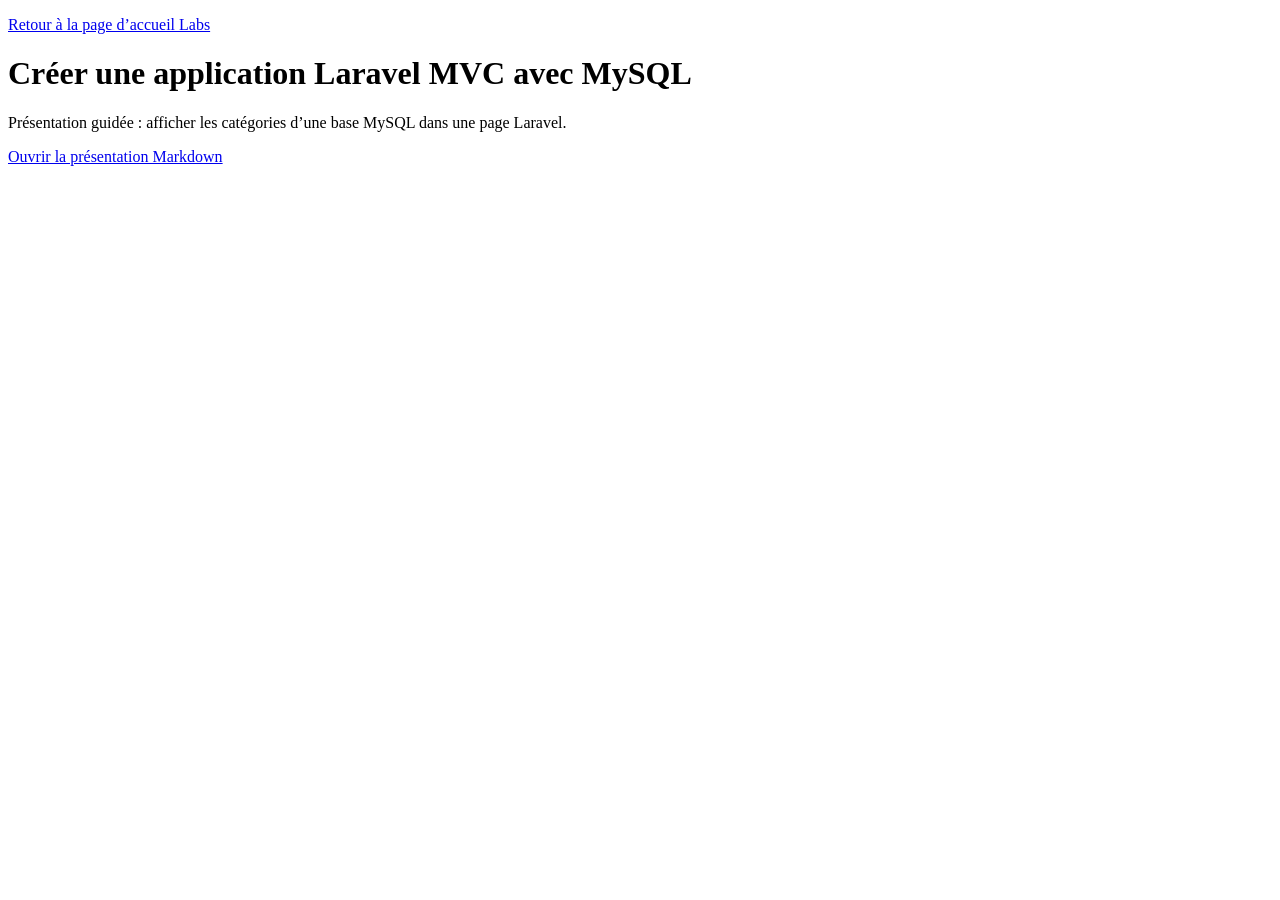
<file: presentation-laravel-mvc/index.html>
<!doctype html>
<html lang="fr">
<head>
    <meta charset="utf-8">
    <meta name="viewport" content="width=device-width, initial-scale=1">
    <title>Affichage des catégories avec Laravel</title>
</head>
<body>
    <main>
        <p><a href="../index.html">Retour à la page d’accueil Labs</a></p>
        <h1>Créer une application Laravel MVC avec MySQL</h1>
        <p>Présentation guidée : afficher les catégories d’une base MySQL dans une page Laravel.</p>
        <p><a href="../presentation-laravel-mvc.md">Ouvrir la présentation Markdown</a></p>
    </main>
</body>
</html>
</file>
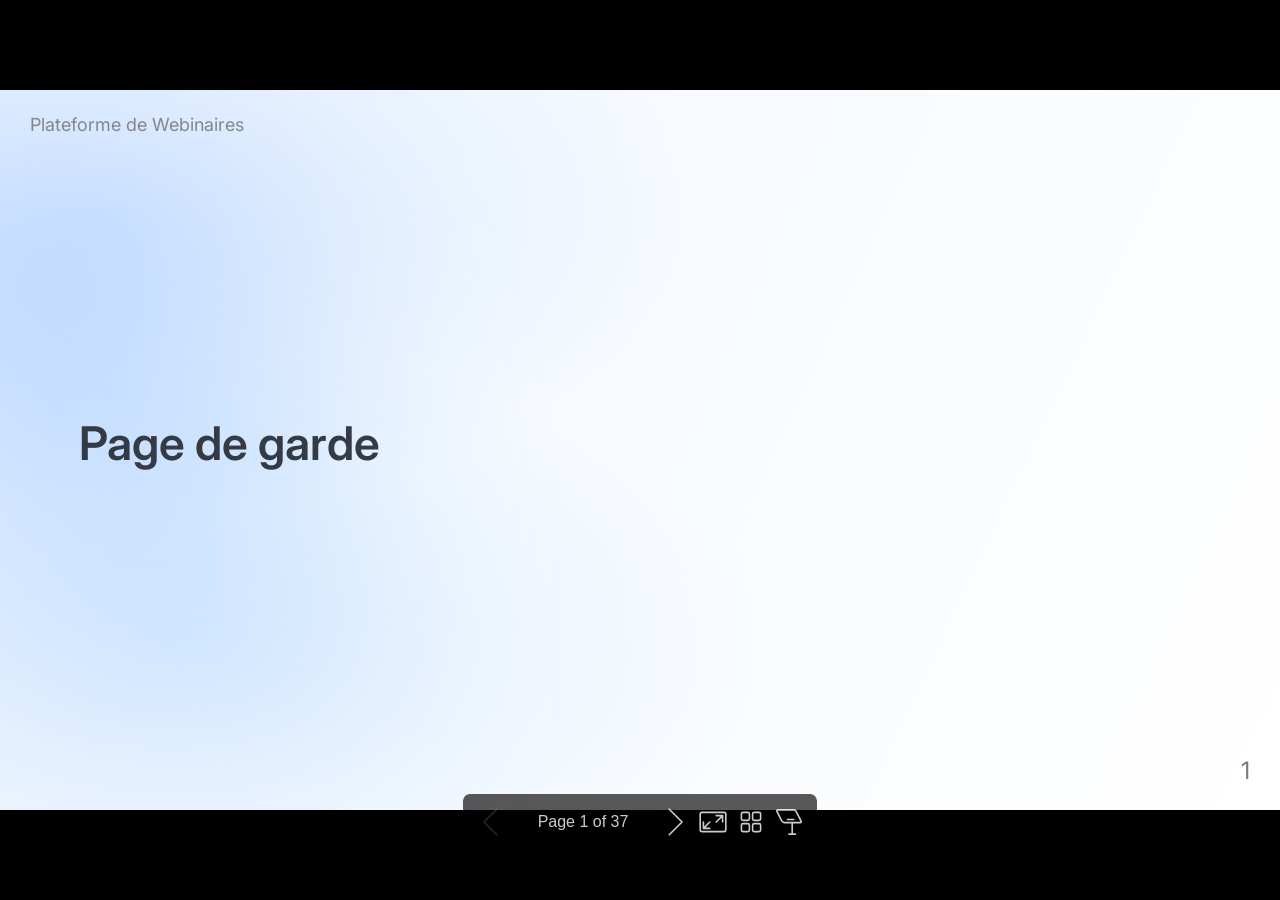
<file: presentation/index.html>
<!DOCTYPE html><html lang="fr-FR"><head><title>Page de garde</title><meta property="og:title" content="Page de garde"><meta charset="UTF-8"><meta name="viewport" content="width=device-width,height=device-height,initial-scale=1.0"><meta name="apple-mobile-web-app-capable" content="yes"><meta http-equiv="X-UA-Compatible" content="ie=edge"><meta property="og:type" content="website"><meta name="twitter:card" content="summary"><style>@media screen{body[data-bespoke-view=""] .bespoke-marp-parent>.bespoke-marp-osc>button,body[data-bespoke-view=next] .bespoke-marp-parent>.bespoke-marp-osc>button,body[data-bespoke-view=overview] button.bespoke-marp-overview-close,body[data-bespoke-view=presenter] .bespoke-marp-presenter-container .bespoke-marp-presenter-info-container .bespoke-marp-presenter-info-page-area .bespoke-marp-presenter-info-page,body[data-bespoke-view=presenter] .bespoke-marp-presenter-container .bespoke-marp-presenter-info-container button,body[data-bespoke-view=presenter] .bespoke-marp-presenter-container .bespoke-marp-presenter-note-container button{appearance:none;background-color:initial;border:0;color:inherit;cursor:pointer;font-size:inherit;opacity:.8;outline:none;padding:0;transition:opacity .2s linear;-webkit-tap-highlight-color:transparent}body[data-bespoke-view=""] .bespoke-marp-parent>.bespoke-marp-osc>button:disabled,body[data-bespoke-view=next] .bespoke-marp-parent>.bespoke-marp-osc>button:disabled,body[data-bespoke-view=overview] button.bespoke-marp-overview-close:disabled,body[data-bespoke-view=presenter] .bespoke-marp-presenter-container .bespoke-marp-presenter-info-container .bespoke-marp-presenter-info-page-area .bespoke-marp-presenter-info-page:disabled,body[data-bespoke-view=presenter] .bespoke-marp-presenter-container .bespoke-marp-presenter-info-container button:disabled,body[data-bespoke-view=presenter] .bespoke-marp-presenter-container .bespoke-marp-presenter-note-container button:disabled{cursor:not-allowed;opacity:.15!important}body[data-bespoke-view=""] .bespoke-marp-parent>.bespoke-marp-osc>button:hover,body[data-bespoke-view=next] .bespoke-marp-parent>.bespoke-marp-osc>button:hover,body[data-bespoke-view=overview] button.bespoke-marp-overview-close:hover,body[data-bespoke-view=presenter] .bespoke-marp-presenter-container .bespoke-marp-presenter-info-container .bespoke-marp-presenter-info-page-area .bespoke-marp-presenter-info-page:hover,body[data-bespoke-view=presenter] .bespoke-marp-presenter-container .bespoke-marp-presenter-info-container button:hover,body[data-bespoke-view=presenter] .bespoke-marp-presenter-container .bespoke-marp-presenter-note-container button:hover{opacity:1}body[data-bespoke-view=""] .bespoke-marp-parent>.bespoke-marp-osc>button:hover:active,body[data-bespoke-view=next] .bespoke-marp-parent>.bespoke-marp-osc>button:hover:active,body[data-bespoke-view=overview] button.bespoke-marp-overview-close:hover:active,body[data-bespoke-view=presenter] .bespoke-marp-presenter-container .bespoke-marp-presenter-info-container .bespoke-marp-presenter-info-page-area .bespoke-marp-presenter-info-page:hover:active,body[data-bespoke-view=presenter] .bespoke-marp-presenter-container .bespoke-marp-presenter-info-container button:hover:active,body[data-bespoke-view=presenter] .bespoke-marp-presenter-container .bespoke-marp-presenter-note-container button:hover:active{opacity:.6}body[data-bespoke-view=""] .bespoke-marp-parent>.bespoke-marp-osc>button:hover:not(:disabled),body[data-bespoke-view=next] .bespoke-marp-parent>.bespoke-marp-osc>button:hover:not(:disabled),body[data-bespoke-view=overview] button.bespoke-marp-overview-close:hover:not(:disabled),body[data-bespoke-view=presenter] .bespoke-marp-presenter-container .bespoke-marp-presenter-info-container .bespoke-marp-presenter-info-page-area .bespoke-marp-presenter-info-page:hover:not(:disabled),body[data-bespoke-view=presenter] .bespoke-marp-presenter-container .bespoke-marp-presenter-info-container button:hover:not(:disabled),body[data-bespoke-view=presenter] .bespoke-marp-presenter-container .bespoke-marp-presenter-note-container button:hover:not(:disabled){transition:none}body[data-bespoke-view=""] .bespoke-marp-parent>.bespoke-marp-osc>button[data-bespoke-marp-osc=prev],body[data-bespoke-view=next] .bespoke-marp-parent>.bespoke-marp-osc>button[data-bespoke-marp-osc=prev],body[data-bespoke-view=presenter] .bespoke-marp-presenter-container .bespoke-marp-presenter-info-container button.bespoke-marp-presenter-info-page-prev{background:#0000 url("[data-uri]") no-repeat 50%;background-size:contain;overflow:hidden;text-indent:100%;white-space:nowrap}body[data-bespoke-view=""] .bespoke-marp-parent>.bespoke-marp-osc>button[data-bespoke-marp-osc=next],body[data-bespoke-view=next] .bespoke-marp-parent>.bespoke-marp-osc>button[data-bespoke-marp-osc=next],body[data-bespoke-view=presenter] .bespoke-marp-presenter-container .bespoke-marp-presenter-info-container button.bespoke-marp-presenter-info-page-next{background:#0000 url("[data-uri]") no-repeat 50%;background-size:contain;overflow:hidden;text-indent:100%;white-space:nowrap}:is(body[data-bespoke-view=""],body[data-bespoke-view=next]) .bespoke-marp-parent>.bespoke-marp-osc>button[data-bespoke-marp-osc=fullscreen]{background:#0000 url("[data-uri]") no-repeat 50%;background-size:contain;overflow:hidden;text-indent:100%;white-space:nowrap}:is(body[data-bespoke-view=""],body[data-bespoke-view=next]) .bespoke-marp-parent>.bespoke-marp-osc>button.exit[data-bespoke-marp-osc=fullscreen]{background-image:url("[data-uri]")}:is(body[data-bespoke-view=""],body[data-bespoke-view=next]) .bespoke-marp-parent>.bespoke-marp-osc>button[data-bespoke-marp-osc=presenter]{background:#0000 url("[data-uri]") no-repeat 50%;background-size:contain;overflow:hidden;text-indent:100%;white-space:nowrap}body[data-bespoke-view=overview] button.bespoke-marp-overview-close,body[data-bespoke-view=presenter] .bespoke-marp-presenter-container .bespoke-marp-presenter-note-container button.bespoke-marp-presenter-note-bigger{background:#0000 url("[data-uri]") no-repeat 50%;background-size:contain;overflow:hidden;text-indent:100%;white-space:nowrap}body[data-bespoke-view=presenter] .bespoke-marp-presenter-container .bespoke-marp-presenter-note-container button.bespoke-marp-presenter-note-smaller{background:#0000 url("[data-uri]") no-repeat 50%;background-size:contain;overflow:hidden;text-indent:100%;white-space:nowrap}:is(body[data-bespoke-view=""],body[data-bespoke-view=next]) .bespoke-marp-parent>.bespoke-marp-osc>button[data-bespoke-marp-osc=overview]{background:#0000 url("[data-uri]") no-repeat 50%;background-size:contain;overflow:hidden;text-indent:100%;white-space:nowrap}}@keyframes __bespoke_marp_transition_reduced_outgoing__{0%{opacity:1}to{opacity:0}}@keyframes __bespoke_marp_transition_reduced_incoming__{0%{mix-blend-mode:plus-lighter;opacity:0}to{mix-blend-mode:plus-lighter;opacity:1}}.bespoke-marp-note,.bespoke-marp-osc,.bespoke-progress-parent{display:none;transition:none}@media screen{::view-transition-group(*){animation-duration:var(--marp-bespoke-transition-animation-duration,.5s);animation-timing-function:ease}::view-transition-new(*),::view-transition-old(*){animation-delay:0s;animation-direction:var(--marp-bespoke-transition-animation-direction,normal);animation-duration:var(--marp-bespoke-transition-animation-duration,.5s);animation-fill-mode:both;animation-name:var(--marp-bespoke-transition-animation-name,var(--marp-bespoke-transition-animation-name-fallback,__bespoke_marp_transition_no_animation__));mix-blend-mode:normal}::view-transition-old(*){--marp-bespoke-transition-animation-name-fallback:__bespoke_marp_transition_reduced_outgoing__;animation-timing-function:ease}::view-transition-new(*){--marp-bespoke-transition-animation-name-fallback:__bespoke_marp_transition_reduced_incoming__;animation-timing-function:ease}::view-transition-new(root),::view-transition-old(root){animation-timing-function:linear}::view-transition-new(__bespoke_marp_transition_osc__),::view-transition-old(__bespoke_marp_transition_osc__){animation-duration:0s!important;animation-name:__bespoke_marp_transition_osc__!important}::view-transition-new(__bespoke_marp_transition_osc__){opacity:0!important}.bespoke-marp-transition-warming-up::view-transition-group(*),.bespoke-marp-transition-warming-up::view-transition-new(*),.bespoke-marp-transition-warming-up::view-transition-old(*){animation-play-state:paused!important}body,html{height:100%;margin:0}body{background:#000;overflow:hidden}svg.bespoke-marp-slide{content-visibility:hidden;interactivity:inert;opacity:0;pointer-events:none;z-index:-1}svg.bespoke-marp-slide:not(.bespoke-marp-active) *{view-transition-name:none!important}svg.bespoke-marp-slide.bespoke-marp-active{content-visibility:visible;interactivity:auto;opacity:1;pointer-events:auto;z-index:0}svg.bespoke-marp-slide.bespoke-marp-active.bespoke-marp-active-ready *{animation-name:__bespoke_marp__!important}@supports not (content-visibility:hidden){svg.bespoke-marp-slide[data-bespoke-marp-load=hideable]{display:none}svg.bespoke-marp-slide[data-bespoke-marp-load=hideable].bespoke-marp-active{display:block}}}@media screen and (prefers-reduced-motion:reduce){svg.bespoke-marp-slide *{view-transition-name:none!important}}@media screen{[data-bespoke-marp-fragment=inactive]{visibility:hidden}:is(body[data-bespoke-view=""],body[data-bespoke-view=next]) .bespoke-marp-parent{inset:0;position:absolute}:is(body[data-bespoke-view=""],body[data-bespoke-view=next]) .bespoke-marp-parent>.bespoke-marp-osc{background:#000000a6;border-radius:7px;bottom:50px;color:#fff;contain:paint;display:block;font-family:Helvetica,Arial,sans-serif;font-size:16px;left:50%;line-height:0;opacity:1;padding:12px;position:absolute;touch-action:manipulation;transform:translateX(-50%);transition:opacity .2s linear;-webkit-user-select:none;user-select:none;view-transition-name:__bespoke_marp_transition_osc__;white-space:nowrap;will-change:transform;z-index:1}:is(body[data-bespoke-view=""],body[data-bespoke-view=next]) .bespoke-marp-parent>.bespoke-marp-osc>:where(*){margin-left:6px}:is(body[data-bespoke-view=""],body[data-bespoke-view=next]) .bespoke-marp-parent>.bespoke-marp-osc>:where(*):where(:first-child){margin-left:0}:is(body[data-bespoke-view=""],body[data-bespoke-view=next]) .bespoke-marp-parent>.bespoke-marp-osc>span{opacity:.8}:is(body[data-bespoke-view=""],body[data-bespoke-view=next]) .bespoke-marp-parent>.bespoke-marp-osc>span[data-bespoke-marp-osc=page]{display:inline-block;min-width:140px;text-align:center}:is(body[data-bespoke-view=""],body[data-bespoke-view=next]) .bespoke-marp-parent>.bespoke-marp-osc>button[data-bespoke-marp-osc=fullscreen],:is(body[data-bespoke-view=""],body[data-bespoke-view=next]) .bespoke-marp-parent>.bespoke-marp-osc>button[data-bespoke-marp-osc=next],:is(body[data-bespoke-view=""],body[data-bespoke-view=next]) .bespoke-marp-parent>.bespoke-marp-osc>button[data-bespoke-marp-osc=overview],:is(body[data-bespoke-view=""],body[data-bespoke-view=next]) .bespoke-marp-parent>.bespoke-marp-osc>button[data-bespoke-marp-osc=presenter],:is(body[data-bespoke-view=""],body[data-bespoke-view=next]) .bespoke-marp-parent>.bespoke-marp-osc>button[data-bespoke-marp-osc=prev]{height:32px;line-height:32px;width:32px}:is(body[data-bespoke-view=""],body[data-bespoke-view=next]) .bespoke-marp-parent.bespoke-marp-inactive{cursor:none}:is(body[data-bespoke-view=""],body[data-bespoke-view=next]) .bespoke-marp-parent.bespoke-marp-inactive>.bespoke-marp-osc{opacity:0;pointer-events:none}:is(body[data-bespoke-view=""],body[data-bespoke-view=next]) svg.bespoke-marp-slide{height:100%;left:0;position:absolute;top:0;width:100%}body[data-bespoke-view=""] .bespoke-progress-parent{background:#222;display:flex;height:5px;width:100%}body[data-bespoke-view=""] .bespoke-progress-parent+:where(.bespoke-marp-parent){top:5px}body[data-bespoke-view=""] .bespoke-progress-parent .bespoke-progress-bar{background:#0288d1;flex:0 0 0;transition:flex-basis .2s cubic-bezier(0,1,1,1)}body[data-bespoke-view=next]{background:#0000}body[data-bespoke-view=presenter]{background:#161616}body[data-bespoke-view=presenter] .bespoke-marp-presenter-container{display:grid;font-family:Helvetica,Arial,sans-serif;grid-template:"current dragbar next" minmax(140px,1fr) "current dragbar note" 2fr "info    dragbar note" 3em;grid-template-columns:minmax(3px,var(--bespoke-marp-presenter-split-ratio,66%)) 0 minmax(3px,1fr);height:100%;left:0;position:absolute;top:0;width:100%}body[data-bespoke-view=presenter] .bespoke-marp-presenter-container :where(.bespoke-marp-parent){grid-area:current;overflow:hidden;position:relative}body[data-bespoke-view=presenter] .bespoke-marp-presenter-container :where(.bespoke-marp-parent) :where(svg.bespoke-marp-slide){height:calc(100% - 40px);left:20px;pointer-events:none;position:absolute;top:20px;-webkit-user-select:none;user-select:none;width:calc(100% - 40px)}body[data-bespoke-view=presenter] .bespoke-marp-presenter-container :where(.bespoke-marp-parent) :where(svg.bespoke-marp-slide).bespoke-marp-active{filter:drop-shadow(0 3px 10px rgba(0,0,0,.5))}body[data-bespoke-view=presenter] .bespoke-marp-presenter-container .bespoke-marp-presenter-dragbar-container{background:#0288d1;cursor:col-resize;grid-area:dragbar;margin-left:-3px;opacity:0;position:relative;transition:opacity .4s linear .1s;width:6px;z-index:10}body[data-bespoke-view=presenter] .bespoke-marp-presenter-container .bespoke-marp-presenter-dragbar-container:hover{opacity:1}body[data-bespoke-view=presenter] .bespoke-marp-presenter-container .bespoke-marp-presenter-dragbar-container.active{opacity:1;transition-delay:0s}body[data-bespoke-view=presenter] .bespoke-marp-presenter-container .bespoke-marp-presenter-next-container{background:#222;cursor:pointer;display:none;grid-area:next;overflow:hidden;position:relative}body[data-bespoke-view=presenter] .bespoke-marp-presenter-container .bespoke-marp-presenter-next-container.active{display:block}body[data-bespoke-view=presenter] .bespoke-marp-presenter-container .bespoke-marp-presenter-next-container iframe.bespoke-marp-presenter-next{background:#0000;border:0;display:block;filter:drop-shadow(0 3px 10px rgba(0,0,0,.5));height:calc(100% - 40px);left:20px;pointer-events:none;position:absolute;interactivity:inert;top:20px;-webkit-user-select:none;user-select:none;width:calc(100% - 40px)}body[data-bespoke-view=presenter] .bespoke-marp-presenter-container .bespoke-marp-presenter-note-container{background:#222;color:#eee;grid-area:note;position:relative;z-index:1}body[data-bespoke-view=presenter] .bespoke-marp-presenter-container .bespoke-marp-presenter-note-container button{height:1.5em;line-height:1.5em;width:1.5em}body[data-bespoke-view=presenter] .bespoke-marp-presenter-container .bespoke-marp-presenter-note-container .bespoke-marp-presenter-note-wrapper{display:block;inset:0;position:absolute}body[data-bespoke-view=presenter] .bespoke-marp-presenter-container .bespoke-marp-presenter-note-container .bespoke-marp-presenter-note-buttons{background:#000000a6;border-radius:4px;bottom:0;display:flex;gap:4px;margin:12px;opacity:0;padding:6px;pointer-events:none;position:absolute;right:0;transition:opacity .2s linear}body[data-bespoke-view=presenter] .bespoke-marp-presenter-container .bespoke-marp-presenter-note-container .bespoke-marp-presenter-note-buttons:focus-within,body[data-bespoke-view=presenter] .bespoke-marp-presenter-container .bespoke-marp-presenter-note-container .bespoke-marp-presenter-note-wrapper:focus-within+.bespoke-marp-presenter-note-buttons,body[data-bespoke-view=presenter] .bespoke-marp-presenter-container .bespoke-marp-presenter-note-container:hover .bespoke-marp-presenter-note-buttons{opacity:1;pointer-events:auto}body[data-bespoke-view=presenter] .bespoke-marp-presenter-container .bespoke-marp-presenter-note-container .bespoke-marp-note{box-sizing:border-box;font-size:calc(1.1em*var(--bespoke-marp-note-font-scale, 1));height:calc(100% - 40px);margin:20px;overflow:auto;padding-right:3px;white-space:pre-wrap;width:calc(100% - 40px);word-wrap:break-word;scrollbar-color:#eeeeee80 #0000;scrollbar-width:thin}body[data-bespoke-view=presenter] .bespoke-marp-presenter-container .bespoke-marp-presenter-note-container .bespoke-marp-note::-webkit-scrollbar{width:6px}body[data-bespoke-view=presenter] .bespoke-marp-presenter-container .bespoke-marp-presenter-note-container .bespoke-marp-note::-webkit-scrollbar-track{background:#0000}body[data-bespoke-view=presenter] .bespoke-marp-presenter-container .bespoke-marp-presenter-note-container .bespoke-marp-note::-webkit-scrollbar-thumb{background:#eeeeee80;border-radius:6px}body[data-bespoke-view=presenter] .bespoke-marp-presenter-container .bespoke-marp-presenter-note-container .bespoke-marp-note:empty{pointer-events:none}body[data-bespoke-view=presenter] .bespoke-marp-presenter-container .bespoke-marp-presenter-note-container .bespoke-marp-note.active{display:block}body[data-bespoke-view=presenter] .bespoke-marp-presenter-container .bespoke-marp-presenter-note-container .bespoke-marp-note p:first-child{margin-top:0}body[data-bespoke-view=presenter] .bespoke-marp-presenter-container .bespoke-marp-presenter-note-container .bespoke-marp-note p:last-child{margin-bottom:0}body[data-bespoke-view=presenter] .bespoke-marp-presenter-container .bespoke-marp-presenter-info-container{align-items:center;box-sizing:border-box;color:#eee;display:flex;flex-wrap:nowrap;grid-area:info;justify-content:center;overflow:hidden;padding:0 10px}body[data-bespoke-view=presenter] .bespoke-marp-presenter-container .bespoke-marp-presenter-info-container :is(.bespoke-marp-presenter-info-page-area,.bespoke-marp-presenter-info-time,.bespoke-marp-presenter-info-timer){box-sizing:border-box;display:block;padding:0 10px;white-space:nowrap;width:100%}body[data-bespoke-view=presenter] .bespoke-marp-presenter-container .bespoke-marp-presenter-info-container button{height:1.5em;line-height:1.5em;width:1.5em}body[data-bespoke-view=presenter] .bespoke-marp-presenter-container .bespoke-marp-presenter-info-container .bespoke-marp-presenter-info-page-area{order:2;text-align:center}body[data-bespoke-view=presenter] .bespoke-marp-presenter-container .bespoke-marp-presenter-info-container .bespoke-marp-presenter-info-page-area .bespoke-marp-presenter-info-page{display:inline-block;min-width:120px;text-align:center}body[data-bespoke-view=presenter] .bespoke-marp-presenter-container .bespoke-marp-presenter-info-container .bespoke-marp-presenter-info-time{color:#999;order:1;text-align:left}body[data-bespoke-view=presenter] .bespoke-marp-presenter-container .bespoke-marp-presenter-info-container .bespoke-marp-presenter-info-timer{color:#999;order:3;text-align:right}body[data-bespoke-view=presenter] .bespoke-marp-presenter-container .bespoke-marp-presenter-info-container .bespoke-marp-presenter-info-timer:hover{cursor:pointer}body[data-bespoke-view=overview]{background:#161616;overflow:auto}body[data-bespoke-view=overview] [data-bespoke-marp-fragment=inactive]{visibility:visible}body[data-bespoke-view=overview] .bespoke-marp-overview-header{backdrop-filter:blur(4px);background:#222222d9;box-shadow:0 3px 10px #00000080;box-sizing:border-box;display:flex;height:48px;inset:0 0 auto;justify-content:flex-end;padding:10px;position:fixed;z-index:1}body[data-bespoke-view=overview] button.bespoke-marp-overview-close{height:28px;line-height:28px;transform:rotate(45deg);width:28px}body[data-bespoke-view=overview] .bespoke-marp-parent{display:grid;gap:40px;grid-template-columns:repeat(auto-fit,minmax(0,240px));justify-content:space-around;padding:30px}body[data-bespoke-view=overview] .bespoke-marp-parent svg.bespoke-marp-slide{--bov-selected:#0000;--bov-focus:#161616;--bov-focus-outline:#0000;background-image:conic-gradient(#161616 0 0),conic-gradient(var(--bov-focus) 0 0),conic-gradient(var(--bov-focus-outline) 0 0),conic-gradient(var(--bov-selected) 0 0);background-position:5px 5px,3px 3px,2px 2px,0 0;background-repeat:no-repeat;background-size:calc(100% - 10px) calc(100% - 10px),calc(100% - 6px) calc(100% - 6px),calc(100% - 4px) calc(100% - 4px),100% 100%;content-visibility:visible;cursor:pointer;filter:drop-shadow(0 3px 10px rgba(0,0,0,.5));margin:-6px;padding:6px;interactivity:auto;opacity:1;outline:0;pointer-events:auto;scroll-margin-block:30px;width:100%;z-index:0}body[data-bespoke-view=overview] .bespoke-marp-parent svg.bespoke-marp-slide *,body[data-bespoke-view=overview] .bespoke-marp-parent svg.bespoke-marp-slide.bespoke-marp-active *{pointer-events:none;interactivity:inert}body[data-bespoke-view=overview] .bespoke-marp-parent :is(svg.bespoke-marp-slide:active,svg.bespoke-marp-slide:focus-visible,svg.bespoke-marp-slide:hover){--bov-focus-outline:#161616}body[data-bespoke-view=overview] .bespoke-marp-parent svg.bespoke-marp-slide:focus-visible,body[data-bespoke-view=overview] .bespoke-marp-parent svg.bespoke-marp-slide:hover{--bov-focus:#999}body[data-bespoke-view=overview] .bespoke-marp-parent svg.bespoke-marp-slide:active{--bov-focus:#eee}body[data-bespoke-view=overview] .bespoke-marp-parent svg.bespoke-marp-slide.bespoke-marp-active{--bov-selected:#0288d1}body[data-bespoke-view=overview]:has(.bespoke-marp-overview-header) .bespoke-marp-parent{padding-top:78px}body[data-bespoke-view=overview]:has(.bespoke-marp-overview-header) .bespoke-marp-parent svg.bespoke-marp-slide{scroll-margin-top:78px}.bespoke-marp-overview{background:#000000a6;inset:0;opacity:0;pointer-events:none;position:fixed;transition:opacity .1s ease;z-index:10}.bespoke-marp-overview iframe{background:#222;border:0;display:block;height:100%;left:0;position:absolute;top:0;width:100%}.bespoke-marp-overview[data-open="1"]{opacity:1;pointer-events:auto}}@media print{.bespoke-marp-overview,.bespoke-marp-presenter-info-container,.bespoke-marp-presenter-next-container,.bespoke-marp-presenter-note-container{display:none}}</style><style>@import url('https://fonts.googleapis.com/css2?family=Inter:wght@400;500;600;700&display=swap');div#\:\$p > svg > foreignObject > section{width:1280px;height:720px;box-sizing:border-box;overflow:hidden;position:relative;scroll-snap-align:center center;-webkit-text-size-adjust:100%;text-size-adjust:100%}div#\:\$p > svg > foreignObject > section::after{bottom:0;content:attr(data-marpit-pagination);padding:inherit;pointer-events:none;position:absolute;right:0}div#\:\$p > svg > foreignObject > section:not([data-marpit-pagination])::after{display:none}div#\:\$p > svg > foreignObject > section :where(:is(h1, marp-h1)){font-size:2em;margin-block:0.67em}div#\:\$p > svg > foreignObject > section section:where(:is(h1, marp-h1)){--marpit-root-font-size: 2em}div#\:\$p > svg > foreignObject > section video::-webkit-media-controls{will-change:transform}@page {size:1280px 720px;margin:0}@media print{html, body{background-color:#fff;margin:0;page-break-inside:avoid;break-inside:avoid-page}div#\:\$p > svg > foreignObject > section{page-break-before:always;break-before:page}div#\:\$p > svg > foreignObject > section, div#\:\$p > svg > foreignObject > section *{-webkit-print-color-adjust:exact!important;animation-delay:0s!important;animation-duration:0s!important;color-adjust:exact!important;print-color-adjust:exact!important;transition:none!important}div#\:\$p > svg[data-marpit-svg]{display:block;height:100vh;width:100vw}}div#\:\$p > svg > foreignObject > :where(section){container-type:size}div#\:\$p > svg > foreignObject > section img[data-marp-twemoji]{background:transparent;height:1em;margin:0 .05em 0 .1em;vertical-align:-.1em;width:1em}div#\:\$p > svg > foreignObject > section{--fgColor-danger:light-dark(#d1242f, #f85149);--bgColor-attention-muted:light-dark(#fff8c5, #bb800926);--bgColor-muted:light-dark(#f6f8fa, #151b23);--bgColor-neutral-muted:light-dark(#818b981f, #656c7633);--borderColor-accent-emphasis:light-dark(#0969da, #1f6feb);--borderColor-attention-emphasis:light-dark(#9a6700, #9e6a03);--borderColor-danger-emphasis:light-dark(#cf222e, #da3633);--borderColor-default:light-dark(#d1d9e0, #3d444d);--borderColor-done-emphasis:light-dark(#8250df, #8957e5);--borderColor-success-emphasis:light-dark(#1a7f37, #238636);--color-prettylights-syntax-brackethighlighter-angle:light-dark(#59636e, #9198a1);--color-prettylights-syntax-brackethighlighter-unmatched:light-dark(#82071e, #f85149);--color-prettylights-syntax-carriage-return-bg:light-dark(#cf222e, #b62324);--color-prettylights-syntax-carriage-return-text:light-dark(#f6f8fa, #f0f6fc);--color-prettylights-syntax-comment:light-dark(#59636e, #9198a1);--color-prettylights-syntax-constant:light-dark(#0550ae, #79c0ff);--color-prettylights-syntax-constant-other-reference-link:light-dark(#0a3069, #a5d6ff);--color-prettylights-syntax-entity:light-dark(#6639ba, #d2a8ff);--color-prettylights-syntax-entity-tag:light-dark(#0550ae, #7ee787);--color-prettylights-syntax-invalid-illegal-text:light-dark(var(--fgColor-danger), var(--fgColor-danger));--color-prettylights-syntax-keyword:light-dark(#cf222e, #ff7b72);--color-prettylights-syntax-markup-changed-bg:light-dark(#ffd8b5, #5a1e02);--color-prettylights-syntax-markup-changed-text:light-dark(#953800, #ffdfb6);--color-prettylights-syntax-markup-deleted-bg:light-dark(#ffebe9, #67060c);--color-prettylights-syntax-markup-deleted-text:light-dark(#82071e, #ffdcd7);--color-prettylights-syntax-markup-heading:light-dark(#0550ae, #1f6feb);--color-prettylights-syntax-markup-ignored-bg:light-dark(#0550ae, #1158c7);--color-prettylights-syntax-markup-ignored-text:light-dark(#d1d9e0, #f0f6fc);--color-prettylights-syntax-markup-inserted-bg:light-dark(#dafbe1, #033a16);--color-prettylights-syntax-markup-inserted-text:light-dark(#116329, #aff5b4);--color-prettylights-syntax-markup-list:light-dark(#3b2300, #f2cc60);--color-prettylights-syntax-meta-diff-range:light-dark(#8250df, #d2a8ff);--color-prettylights-syntax-string:light-dark(#0a3069, #a5d6ff);--color-prettylights-syntax-string-regexp:light-dark(#116329, #7ee787);--color-prettylights-syntax-sublimelinter-gutter-mark:light-dark(#818b98, #3d444d);--color-prettylights-syntax-variable:light-dark(#953800, #ffa657);--fgColor-accent:light-dark(#0969da, #4493f8);--fgColor-attention:light-dark(#9a6700, #d29922);--fgColor-done:light-dark(#8250df, #ab7df8);--fgColor-muted:light-dark(#59636e, #9198a1);--fgColor-success:light-dark(#1a7f37, #3fb950);--bgColor-default:light-dark(#fff, #0d1117);--borderColor-muted:light-dark(#d1d9e0b3, #3d444db3);--color-prettylights-syntax-invalid-illegal-bg:light-dark(var(--bgColor-danger-muted), var(--bgColor-danger-muted));--color-prettylights-syntax-markup-bold:light-dark(#1f2328, #f0f6fc);--color-prettylights-syntax-markup-italic:light-dark(#1f2328, #f0f6fc);--color-prettylights-syntax-storage-modifier-import:light-dark(#1f2328, #f0f6fc);--fgColor-default:light-dark(#1f2328, #f0f6fc);--focus-outlineColor:light-dark(var(--borderColor-accent-emphasis), var(--borderColor-accent-emphasis));--borderColor-neutral-muted:light-dark(var(--borderColor-muted), var(--borderColor-muted));--base-size-16:calc(var(--marpit-root-font-size, 1rem) * 1);--base-size-24:calc(var(--marpit-root-font-size, 1rem) * 1.5);--base-size-4:calc(var(--marpit-root-font-size, 1rem) * 0.25);--base-size-40:calc(var(--marpit-root-font-size, 1rem) * 2.5);--base-size-8:calc(var(--marpit-root-font-size, 1rem) * 0.5);--base-text-weight-medium:500;--base-text-weight-normal:400;--base-text-weight-semibold:600;--fontStack-monospace:ui-monospace, SFMono-Regular, SF Mono, Menlo, Consolas, Liberation Mono, monospace;--fontStack-sansSerif:-apple-system, BlinkMacSystemFont, "Segoe UI", "Noto Sans", Helvetica, Arial, sans-serif, "Apple Color Emoji", "Segoe UI Emoji";}/*!
 * Marp default theme.
 *
 * @theme default
 * @author Yuki Hattori
 *
 * @auto-scaling true
 * @size 16:9 1280px 720px
 * @size 4:3 960px 720px
 */div#\:\$p > svg > foreignObject > section [data-theme=light],div#\:\$p > svg > foreignObject > section{color-scheme:light}div#\:\$p > svg > foreignObject > section [data-theme=dark],div#\:\$p > svg > foreignObject > section:where(.invert){color-scheme:dark}div#\:\$p > svg > foreignObject > section{-ms-text-size-adjust:100%;-webkit-text-size-adjust:100%;margin:0;font-weight:var(--base-text-weight-normal, 400);color:var(--fgColor-default);background-color:var(--bgColor-default);font-family:var(--fontStack-sansSerif, -apple-system, BlinkMacSystemFont, "Segoe UI", "Noto Sans", Helvetica, Arial, sans-serif, "Apple Color Emoji", "Segoe UI Emoji");font-size:16px;line-height:1.5;word-wrap:break-word}div#\:\$p > svg > foreignObject > section{--marpit-root-font-size:16px}div#\:\$p > svg > foreignObject > section a{text-decoration:underline;text-underline-offset:calc(var(--marpit-root-font-size, 1rem) * .2)}div#\:\$p > svg > foreignObject > section :is(h1, marp-h1):hover .anchor .octicon-link:before,div#\:\$p > svg > foreignObject > section :is(h2, marp-h2):hover .anchor .octicon-link:before,div#\:\$p > svg > foreignObject > section :is(h3, marp-h3):hover .anchor .octicon-link:before,div#\:\$p > svg > foreignObject > section :is(h4, marp-h4):hover .anchor .octicon-link:before,div#\:\$p > svg > foreignObject > section :is(h5, marp-h5):hover .anchor .octicon-link:before,div#\:\$p > svg > foreignObject > section :is(h6, marp-h6):hover .anchor .octicon-link:before{width:16px;height:16px;content:" ";display:inline-block;background-color:currentColor;-webkit-mask-image:url('data:image/svg+xml;charset=utf-8,<svg xmlns="http://www.w3.org/2000/svg" aria-hidden="true" viewBox="0 0 16 16"><path fill-rule="evenodd" d="M7.775 3.275a.75.75 0 0 0 1.06 1.06l1.25-1.25a2 2 0 1 1 2.83 2.83l-2.5 2.5a2 2 0 0 1-2.83 0 .75.75 0 0 0-1.06 1.06 3.5 3.5 0 0 0 4.95 0l2.5-2.5a3.5 3.5 0 0 0-4.95-4.95zm-4.69 9.64a2 2 0 0 1 0-2.83l2.5-2.5a2 2 0 0 1 2.83 0 .75.75 0 0 0 1.06-1.06 3.5 3.5 0 0 0-4.95 0l-2.5 2.5a3.5 3.5 0 0 0 4.95 4.95l1.25-1.25a.75.75 0 0 0-1.06-1.06l-1.25 1.25a2 2 0 0 1-2.83 0"/></svg>');mask-image:url('data:image/svg+xml;charset=utf-8,<svg xmlns="http://www.w3.org/2000/svg" aria-hidden="true" viewBox="0 0 16 16"><path fill-rule="evenodd" d="M7.775 3.275a.75.75 0 0 0 1.06 1.06l1.25-1.25a2 2 0 1 1 2.83 2.83l-2.5 2.5a2 2 0 0 1-2.83 0 .75.75 0 0 0-1.06 1.06 3.5 3.5 0 0 0 4.95 0l2.5-2.5a3.5 3.5 0 0 0-4.95-4.95zm-4.69 9.64a2 2 0 0 1 0-2.83l2.5-2.5a2 2 0 0 1 2.83 0 .75.75 0 0 0 1.06-1.06 3.5 3.5 0 0 0-4.95 0l-2.5 2.5a3.5 3.5 0 0 0 4.95 4.95l1.25-1.25a.75.75 0 0 0-1.06-1.06l-1.25 1.25a2 2 0 0 1-2.83 0"/></svg>')}div#\:\$p > svg > foreignObject > section details,div#\:\$p > svg > foreignObject > section figcaption,div#\:\$p > svg > foreignObject > section figure{display:block}div#\:\$p > svg > foreignObject > section summary{display:list-item}div#\:\$p > svg > foreignObject > section [hidden]{display:none!important}div#\:\$p > svg > foreignObject > section a{background-color:transparent;color:var(--fgColor-accent);text-decoration:none}div#\:\$p > svg > foreignObject > section abbr[title]{border-bottom:none;-webkit-text-decoration:underline dotted;text-decoration:underline dotted}div#\:\$p > svg > foreignObject > section b,div#\:\$p > svg > foreignObject > section strong{font-weight:var(--base-text-weight-semibold, 600)}div#\:\$p > svg > foreignObject > section dfn{font-style:italic}div#\:\$p > svg > foreignObject > section :is(h1, marp-h1){margin:.67em 0;font-weight:var(--base-text-weight-semibold, 600);padding-bottom:.3em;font-size:2em;border-bottom:1px solid var(--borderColor-muted)}div#\:\$p > svg > foreignObject > section mark{background-color:var(--bgColor-attention-muted);color:var(--fgColor-default)}div#\:\$p > svg > foreignObject > section small{font-size:90%}div#\:\$p > svg > foreignObject > section sub,div#\:\$p > svg > foreignObject > section sup{font-size:75%;line-height:0;position:relative;vertical-align:baseline}div#\:\$p > svg > foreignObject > section sub{bottom:-.25em}div#\:\$p > svg > foreignObject > section sup{top:-.5em}div#\:\$p > svg > foreignObject > section img{border-style:none;max-width:100%;box-sizing:content-box}div#\:\$p > svg > foreignObject > section code,div#\:\$p > svg > foreignObject > section kbd,div#\:\$p > svg > foreignObject > section :is(pre, marp-pre),div#\:\$p > svg > foreignObject > section samp{font-family:monospace;font-size:1em}div#\:\$p > svg > foreignObject > section figure{margin:1em var(--base-size-40)}div#\:\$p > svg > foreignObject > section hr{box-sizing:content-box;overflow:hidden;background:transparent;height:.25em;padding:0;margin:var(--base-size-24) 0;background-color:var(--borderColor-default);border:0}div#\:\$p > svg > foreignObject > section input{font:inherit;margin:0;overflow:visible;font-family:inherit;font-size:inherit;line-height:inherit}div#\:\$p > svg > foreignObject > section [type=button],div#\:\$p > svg > foreignObject > section [type=reset],div#\:\$p > svg > foreignObject > section [type=submit]{-webkit-appearance:button;-moz-appearance:button;appearance:button}div#\:\$p > svg > foreignObject > section [type=checkbox],div#\:\$p > svg > foreignObject > section [type=radio]{box-sizing:border-box;padding:0}div#\:\$p > svg > foreignObject > section [type=number]::-webkit-inner-spin-button,div#\:\$p > svg > foreignObject > section [type=number]::-webkit-outer-spin-button{height:auto}div#\:\$p > svg > foreignObject > section [type=search]::-webkit-search-cancel-button,div#\:\$p > svg > foreignObject > section [type=search]::-webkit-search-decoration{-webkit-appearance:none;appearance:none}div#\:\$p > svg > foreignObject > section ::-webkit-input-placeholder{color:inherit;opacity:.54}div#\:\$p > svg > foreignObject > section ::-webkit-file-upload-button{-webkit-appearance:button;appearance:button;font:inherit}div#\:\$p > svg > foreignObject > section a:hover{text-decoration:underline}div#\:\$p > svg > foreignObject > section ::-moz-placeholder{color:var(--fgColor-muted);opacity:1}div#\:\$p > svg > foreignObject > section ::placeholder{color:var(--fgColor-muted);opacity:1}div#\:\$p > svg > foreignObject > section hr:after,div#\:\$p > svg > foreignObject > section hr:before{display:table;content:""}div#\:\$p > svg > foreignObject > section hr:after{clear:both}div#\:\$p > svg > foreignObject > section table{border-spacing:0;border-collapse:collapse;display:block;width:-moz-max-content;width:max-content;max-width:100%;overflow:auto;font-variant:tabular-nums}div#\:\$p > svg > foreignObject > section td,div#\:\$p > svg > foreignObject > section th{padding:0}div#\:\$p > svg > foreignObject > section details summary{cursor:pointer}div#\:\$p > svg > foreignObject > section [role=button]:focus,div#\:\$p > svg > foreignObject > section a:focus,div#\:\$p > svg > foreignObject > section input[type=checkbox]:focus,div#\:\$p > svg > foreignObject > section input[type=radio]:focus{outline:2px solid var(--focus-outlineColor);outline-offset:-2px;box-shadow:none}div#\:\$p > svg > foreignObject > section [role=button]:focus:not(:focus-visible),div#\:\$p > svg > foreignObject > section a:focus:not(:focus-visible),div#\:\$p > svg > foreignObject > section input[type=checkbox]:focus:not(:focus-visible),div#\:\$p > svg > foreignObject > section input[type=radio]:focus:not(:focus-visible){outline:1px solid transparent}div#\:\$p > svg > foreignObject > section [role=button]:focus-visible,div#\:\$p > svg > foreignObject > section a:focus-visible,div#\:\$p > svg > foreignObject > section input[type=checkbox]:focus-visible,div#\:\$p > svg > foreignObject > section input[type=radio]:focus-visible{outline:2px solid var(--focus-outlineColor);outline-offset:-2px;box-shadow:none}div#\:\$p > svg > foreignObject > section a:not([class]):focus,div#\:\$p > svg > foreignObject > section a:not([class]):focus-visible,div#\:\$p > svg > foreignObject > section input[type=checkbox]:focus,div#\:\$p > svg > foreignObject > section input[type=checkbox]:focus-visible,div#\:\$p > svg > foreignObject > section input[type=radio]:focus,div#\:\$p > svg > foreignObject > section input[type=radio]:focus-visible{outline-offset:0}div#\:\$p > svg > foreignObject > section kbd{display:inline-block;padding:var(--base-size-4);font:11px var(--fontStack-monospace, ui-monospace, SFMono-Regular, SF Mono, Menlo, Consolas, Liberation Mono, monospace);line-height:10px;color:var(--fgColor-default);vertical-align:middle;background-color:var(--bgColor-muted);border-bottom-color:var(--borderColor-neutral-muted);border:1px solid var(--borderColor-neutral-muted);border-radius:6px;box-shadow:inset 0 -1px 0 var(--borderColor-neutral-muted)}div#\:\$p > svg > foreignObject > section :is(h1, marp-h1),div#\:\$p > svg > foreignObject > section :is(h2, marp-h2),div#\:\$p > svg > foreignObject > section :is(h3, marp-h3),div#\:\$p > svg > foreignObject > section :is(h4, marp-h4),div#\:\$p > svg > foreignObject > section :is(h5, marp-h5),div#\:\$p > svg > foreignObject > section :is(h6, marp-h6){margin-top:var(--base-size-24);margin-bottom:var(--base-size-16);font-weight:var(--base-text-weight-semibold, 600);line-height:1.25}div#\:\$p > svg > foreignObject > section :is(h2, marp-h2){padding-bottom:.3em;font-size:1.5em;border-bottom:1px solid var(--borderColor-muted)}div#\:\$p > svg > foreignObject > section :is(h2, marp-h2),div#\:\$p > svg > foreignObject > section :is(h3, marp-h3){font-weight:var(--base-text-weight-semibold, 600)}div#\:\$p > svg > foreignObject > section :is(h3, marp-h3){font-size:1.25em}div#\:\$p > svg > foreignObject > section :is(h4, marp-h4){font-size:1em}div#\:\$p > svg > foreignObject > section :is(h4, marp-h4),div#\:\$p > svg > foreignObject > section :is(h5, marp-h5){font-weight:var(--base-text-weight-semibold, 600)}div#\:\$p > svg > foreignObject > section :is(h5, marp-h5){font-size:.875em}div#\:\$p > svg > foreignObject > section :is(h6, marp-h6){font-weight:var(--base-text-weight-semibold, 600);font-size:.85em;color:var(--fgColor-muted)}div#\:\$p > svg > foreignObject > section p{margin-top:0;margin-bottom:10px}div#\:\$p > svg > foreignObject > section blockquote{margin:0;padding:0 1em;color:var(--fgColor-muted);border-left:.25em solid var(--borderColor-default)}div#\:\$p > svg > foreignObject > section ol,div#\:\$p > svg > foreignObject > section ul{margin-top:0;margin-bottom:0;padding-left:2em}div#\:\$p > svg > foreignObject > section ol ol,div#\:\$p > svg > foreignObject > section ul ol{list-style-type:lower-roman}div#\:\$p > svg > foreignObject > section ol ol ol,div#\:\$p > svg > foreignObject > section ol ul ol,div#\:\$p > svg > foreignObject > section ul ol ol,div#\:\$p > svg > foreignObject > section ul ul ol{list-style-type:lower-alpha}div#\:\$p > svg > foreignObject > section dd{margin-left:0}div#\:\$p > svg > foreignObject > section code,div#\:\$p > svg > foreignObject > section :is(pre, marp-pre),div#\:\$p > svg > foreignObject > section samp,div#\:\$p > svg > foreignObject > section tt{font-family:var(--fontStack-monospace, ui-monospace, SFMono-Regular, SF Mono, Menlo, Consolas, Liberation Mono, monospace);font-size:12px}div#\:\$p > svg > foreignObject > section :is(pre, marp-pre){margin-top:0;margin-bottom:0;word-wrap:normal}div#\:\$p > svg > foreignObject > section .octicon{display:inline-block;overflow:visible!important;vertical-align:text-bottom;fill:currentColor}div#\:\$p > svg > foreignObject > section input::-webkit-inner-spin-button,div#\:\$p > svg > foreignObject > section input::-webkit-outer-spin-button{margin:0;-webkit-appearance:none;appearance:none}div#\:\$p > svg > foreignObject > section .mr-2{margin-right:var(--base-size-8, 8px)!important}div#\:\$p > svg > foreignObject > section:after,div#\:\$p > svg > foreignObject > section:before{display:table}div#\:\$p > svg > foreignObject > section:after{clear:both}div#\:\$p > svg > foreignObject > section>:first-child{margin-top:0!important}div#\:\$p > svg > foreignObject > section>:last-child{margin-bottom:0!important}div#\:\$p > svg > foreignObject > section a:not([href]){color:inherit;text-decoration:none}div#\:\$p > svg > foreignObject > section .absent{color:var(--fgColor-danger)}div#\:\$p > svg > foreignObject > section .anchor{float:left;padding-right:var(--base-size-4);margin-left:-20px;line-height:1}div#\:\$p > svg > foreignObject > section .anchor:focus{outline:none}div#\:\$p > svg > foreignObject > section blockquote,div#\:\$p > svg > foreignObject > section details,div#\:\$p > svg > foreignObject > section dl,div#\:\$p > svg > foreignObject > section ol,div#\:\$p > svg > foreignObject > section p,div#\:\$p > svg > foreignObject > section :is(pre, marp-pre),div#\:\$p > svg > foreignObject > section table,div#\:\$p > svg > foreignObject > section ul{margin-top:0;margin-bottom:var(--base-size-16)}div#\:\$p > svg > foreignObject > section blockquote>:first-child{margin-top:0}div#\:\$p > svg > foreignObject > section blockquote>:last-child{margin-bottom:0}div#\:\$p > svg > foreignObject > section :is(h1, marp-h1) .octicon-link,div#\:\$p > svg > foreignObject > section :is(h2, marp-h2) .octicon-link,div#\:\$p > svg > foreignObject > section :is(h3, marp-h3) .octicon-link,div#\:\$p > svg > foreignObject > section :is(h4, marp-h4) .octicon-link,div#\:\$p > svg > foreignObject > section :is(h5, marp-h5) .octicon-link,div#\:\$p > svg > foreignObject > section :is(h6, marp-h6) .octicon-link{color:var(--fgColor-default);vertical-align:middle;visibility:hidden}div#\:\$p > svg > foreignObject > section :is(h1, marp-h1):hover .anchor,div#\:\$p > svg > foreignObject > section :is(h2, marp-h2):hover .anchor,div#\:\$p > svg > foreignObject > section :is(h3, marp-h3):hover .anchor,div#\:\$p > svg > foreignObject > section :is(h4, marp-h4):hover .anchor,div#\:\$p > svg > foreignObject > section :is(h5, marp-h5):hover .anchor,div#\:\$p > svg > foreignObject > section :is(h6, marp-h6):hover .anchor{text-decoration:none}div#\:\$p > svg > foreignObject > section :is(h1, marp-h1):hover .anchor .octicon-link,div#\:\$p > svg > foreignObject > section :is(h2, marp-h2):hover .anchor .octicon-link,div#\:\$p > svg > foreignObject > section :is(h3, marp-h3):hover .anchor .octicon-link,div#\:\$p > svg > foreignObject > section :is(h4, marp-h4):hover .anchor .octicon-link,div#\:\$p > svg > foreignObject > section :is(h5, marp-h5):hover .anchor .octicon-link,div#\:\$p > svg > foreignObject > section :is(h6, marp-h6):hover .anchor .octicon-link{visibility:visible}div#\:\$p > svg > foreignObject > section :is(h1, marp-h1) code,div#\:\$p > svg > foreignObject > section :is(h1, marp-h1) tt,div#\:\$p > svg > foreignObject > section :is(h2, marp-h2) code,div#\:\$p > svg > foreignObject > section :is(h2, marp-h2) tt,div#\:\$p > svg > foreignObject > section :is(h3, marp-h3) code,div#\:\$p > svg > foreignObject > section :is(h3, marp-h3) tt,div#\:\$p > svg > foreignObject > section :is(h4, marp-h4) code,div#\:\$p > svg > foreignObject > section :is(h4, marp-h4) tt,div#\:\$p > svg > foreignObject > section :is(h5, marp-h5) code,div#\:\$p > svg > foreignObject > section :is(h5, marp-h5) tt,div#\:\$p > svg > foreignObject > section :is(h6, marp-h6) code,div#\:\$p > svg > foreignObject > section :is(h6, marp-h6) tt{padding:0 .2em;font-size:inherit}div#\:\$p > svg > foreignObject > section summary :is(h1, marp-h1),div#\:\$p > svg > foreignObject > section summary :is(h2, marp-h2),div#\:\$p > svg > foreignObject > section summary :is(h3, marp-h3),div#\:\$p > svg > foreignObject > section summary :is(h4, marp-h4),div#\:\$p > svg > foreignObject > section summary :is(h5, marp-h5),div#\:\$p > svg > foreignObject > section summary :is(h6, marp-h6){display:inline-block}div#\:\$p > svg > foreignObject > section summary :is(h1, marp-h1) .anchor,div#\:\$p > svg > foreignObject > section summary :is(h2, marp-h2) .anchor,div#\:\$p > svg > foreignObject > section summary :is(h3, marp-h3) .anchor,div#\:\$p > svg > foreignObject > section summary :is(h4, marp-h4) .anchor,div#\:\$p > svg > foreignObject > section summary :is(h5, marp-h5) .anchor,div#\:\$p > svg > foreignObject > section summary :is(h6, marp-h6) .anchor{margin-left:-40px}div#\:\$p > svg > foreignObject > section summary :is(h1, marp-h1),div#\:\$p > svg > foreignObject > section summary :is(h2, marp-h2){padding-bottom:0;border-bottom:0}div#\:\$p > svg > foreignObject > section ol.no-list,div#\:\$p > svg > foreignObject > section ul.no-list{padding:0;list-style-type:none}div#\:\$p > svg > foreignObject > section ol[type="a s"]{list-style-type:lower-alpha}div#\:\$p > svg > foreignObject > section ol[type="A s"]{list-style-type:upper-alpha}div#\:\$p > svg > foreignObject > section ol[type="i s"]{list-style-type:lower-roman}div#\:\$p > svg > foreignObject > section ol[type="I s"]{list-style-type:upper-roman}div#\:\$p > svg > foreignObject > section div>ol:not([type]),div#\:\$p > svg > foreignObject > section ol[type="1"]{list-style-type:decimal}div#\:\$p > svg > foreignObject > section ol ol,div#\:\$p > svg > foreignObject > section ol ul,div#\:\$p > svg > foreignObject > section ul ol,div#\:\$p > svg > foreignObject > section ul ul{margin-top:0;margin-bottom:0}div#\:\$p > svg > foreignObject > section li>p{margin-top:var(--base-size-16)}div#\:\$p > svg > foreignObject > section li+li{margin-top:.25em}div#\:\$p > svg > foreignObject > section dl{padding:0}div#\:\$p > svg > foreignObject > section dl dt{padding:0;margin-top:var(--base-size-16);font-size:1em;font-style:italic;font-weight:var(--base-text-weight-semibold, 600)}div#\:\$p > svg > foreignObject > section dl dd{padding:0 var(--base-size-16);margin-bottom:var(--base-size-16)}div#\:\$p > svg > foreignObject > section table th{font-weight:var(--base-text-weight-semibold, 600)}div#\:\$p > svg > foreignObject > section table td,div#\:\$p > svg > foreignObject > section table th{padding:6px 13px;border:1px solid var(--borderColor-default)}div#\:\$p > svg > foreignObject > section table td>:last-child{margin-bottom:0}div#\:\$p > svg > foreignObject > section table tr{background-color:var(--bgColor-default);border-top:1px solid var(--borderColor-muted)}div#\:\$p > svg > foreignObject > section table tr:nth-child(2n){background-color:var(--bgColor-muted)}div#\:\$p > svg > foreignObject > section table img{background-color:transparent}div#\:\$p > svg > foreignObject > section img[align=right]{padding-left:20px}div#\:\$p > svg > foreignObject > section img[align=left]{padding-right:20px}div#\:\$p > svg > foreignObject > section .emoji{max-width:none;vertical-align:text-top;background-color:transparent}div#\:\$p > svg > foreignObject > section :is(span, marp-span).frame,div#\:\$p > svg > foreignObject > section :is(span, marp-span).frame>:is(span, marp-span){display:block;overflow:hidden}div#\:\$p > svg > foreignObject > section :is(span, marp-span).frame>:is(span, marp-span){float:left;width:auto;padding:7px;margin:13px 0 0;border:1px solid var(--borderColor-default)}div#\:\$p > svg > foreignObject > section :is(span, marp-span).frame :is(span, marp-span) img{display:block;float:left}div#\:\$p > svg > foreignObject > section :is(span, marp-span).frame :is(span, marp-span) :is(span, marp-span){display:block;padding:5px 0 0;clear:both;color:var(--fgColor-default)}div#\:\$p > svg > foreignObject > section :is(span, marp-span).align-center{display:block;overflow:hidden;clear:both}div#\:\$p > svg > foreignObject > section :is(span, marp-span).align-center>:is(span, marp-span){display:block;margin:13px auto 0;overflow:hidden;text-align:center}div#\:\$p > svg > foreignObject > section :is(span, marp-span).align-center :is(span, marp-span) img{margin:0 auto;text-align:center}div#\:\$p > svg > foreignObject > section :is(span, marp-span).align-right{display:block;overflow:hidden;clear:both}div#\:\$p > svg > foreignObject > section :is(span, marp-span).align-right>:is(span, marp-span){display:block;margin:13px 0 0;overflow:hidden;text-align:right}div#\:\$p > svg > foreignObject > section :is(span, marp-span).align-right :is(span, marp-span) img{margin:0;text-align:right}div#\:\$p > svg > foreignObject > section :is(span, marp-span).float-left{display:block;float:left;margin-right:13px;overflow:hidden}div#\:\$p > svg > foreignObject > section :is(span, marp-span).float-left :is(span, marp-span){margin:13px 0 0}div#\:\$p > svg > foreignObject > section :is(span, marp-span).float-right{display:block;float:right;margin-left:13px;overflow:hidden}div#\:\$p > svg > foreignObject > section :is(span, marp-span).float-right>:is(span, marp-span){display:block;margin:13px auto 0;overflow:hidden;text-align:right}div#\:\$p > svg > foreignObject > section code,div#\:\$p > svg > foreignObject > section tt{padding:.2em .4em;margin:0;font-size:85%;white-space:break-spaces;background-color:var(--bgColor-neutral-muted);border-radius:6px}div#\:\$p > svg > foreignObject > section code br,div#\:\$p > svg > foreignObject > section tt br{display:none}div#\:\$p > svg > foreignObject > section del code{text-decoration:inherit}div#\:\$p > svg > foreignObject > section samp{font-size:85%}div#\:\$p > svg > foreignObject > section :is(pre, marp-pre) code{font-size:100%}div#\:\$p > svg > foreignObject > section :is(pre, marp-pre)>code{padding:0;margin:0;word-break:normal;white-space:pre;background:transparent;border:0}div#\:\$p > svg > foreignObject > section .highlight{margin-bottom:var(--base-size-16)}div#\:\$p > svg > foreignObject > section .highlight :is(pre, marp-pre){margin-bottom:0;word-break:normal}div#\:\$p > svg > foreignObject > section :is(pre, marp-pre){padding:var(--base-size-16);overflow:auto;font-size:85%;line-height:1.45;color:var(--fgColor-default);background-color:var(--bgColor-muted);border-radius:6px}div#\:\$p > svg > foreignObject > section :is(pre, marp-pre) code,div#\:\$p > svg > foreignObject > section :is(pre, marp-pre) tt{display:inline;padding:0;margin:0;overflow:visible;line-height:inherit;word-wrap:normal;background-color:transparent;border:0}div#\:\$p > svg > foreignObject > section .csv-data td,div#\:\$p > svg > foreignObject > section .csv-data th{padding:5px;overflow:hidden;font-size:12px;line-height:1;text-align:left;white-space:nowrap}div#\:\$p > svg > foreignObject > section .csv-data .blob-num{padding:10px var(--base-size-8) 9px;text-align:right;background:var(--bgColor-default);border:0}div#\:\$p > svg > foreignObject > section .csv-data tr{border-top:0}div#\:\$p > svg > foreignObject > section .csv-data th{font-weight:var(--base-text-weight-semibold, 600);background:var(--bgColor-muted);border-top:0}div#\:\$p > svg > foreignObject > section [data-footnote-ref]:before{content:"["}div#\:\$p > svg > foreignObject > section [data-footnote-ref]:after{content:"]"}div#\:\$p > svg > foreignObject > section .footnotes{font-size:12px;color:var(--fgColor-muted);border-top:1px solid var(--borderColor-default)}div#\:\$p > svg > foreignObject > section div#\:\$p > svg > foreignObject > section section.footnotes{--marpit-root-font-size:12px}div#\:\$p > svg > foreignObject > section .footnotes ol,div#\:\$p > svg > foreignObject > section .footnotes ol ul{padding-left:var(--base-size-16)}div#\:\$p > svg > foreignObject > section .footnotes ol ul{display:inline-block;margin-top:var(--base-size-16)}div#\:\$p > svg > foreignObject > section .footnotes li{position:relative}div#\:\$p > svg > foreignObject > section .footnotes li:target:before{position:absolute;top:calc(var(--base-size-8)*-1);right:calc(var(--base-size-8)*-1);bottom:calc(var(--base-size-8)*-1);left:calc(var(--base-size-24)*-1);pointer-events:none;content:"";border:2px solid var(--borderColor-accent-emphasis);border-radius:6px}div#\:\$p > svg > foreignObject > section .footnotes li:target{color:var(--fgColor-default)}div#\:\$p > svg > foreignObject > section .footnotes .data-footnote-backref g-emoji{font-family:monospace}div#\:\$p > svg > foreignObject > section .pl-c{color:var(--color-prettylights-syntax-comment)}div#\:\$p > svg > foreignObject > section .pl-c1,div#\:\$p > svg > foreignObject > section .pl-s .pl-v{color:var(--color-prettylights-syntax-constant)}div#\:\$p > svg > foreignObject > section .pl-e,div#\:\$p > svg > foreignObject > section .pl-en{color:var(--color-prettylights-syntax-entity)}div#\:\$p > svg > foreignObject > section .pl-s .pl-s1,div#\:\$p > svg > foreignObject > section .pl-smi{color:var(--color-prettylights-syntax-storage-modifier-import)}div#\:\$p > svg > foreignObject > section .pl-ent{color:var(--color-prettylights-syntax-entity-tag)}div#\:\$p > svg > foreignObject > section .pl-k{color:var(--color-prettylights-syntax-keyword)}div#\:\$p > svg > foreignObject > section .pl-pds,div#\:\$p > svg > foreignObject > section .pl-s,div#\:\$p > svg > foreignObject > section .pl-s .pl-pse .pl-s1,div#\:\$p > svg > foreignObject > section .pl-sr,div#\:\$p > svg > foreignObject > section .pl-sr .pl-cce,div#\:\$p > svg > foreignObject > section .pl-sr .pl-sra,div#\:\$p > svg > foreignObject > section .pl-sr .pl-sre{color:var(--color-prettylights-syntax-string)}div#\:\$p > svg > foreignObject > section .pl-smw,div#\:\$p > svg > foreignObject > section .pl-v{color:var(--color-prettylights-syntax-variable)}div#\:\$p > svg > foreignObject > section .pl-bu{color:var(--color-prettylights-syntax-brackethighlighter-unmatched)}div#\:\$p > svg > foreignObject > section .pl-ii{color:var(--color-prettylights-syntax-invalid-illegal-text);background-color:var(--color-prettylights-syntax-invalid-illegal-bg)}div#\:\$p > svg > foreignObject > section .pl-c2{color:var(--color-prettylights-syntax-carriage-return-text);background-color:var(--color-prettylights-syntax-carriage-return-bg)}div#\:\$p > svg > foreignObject > section .pl-sr .pl-cce{font-weight:700;color:var(--color-prettylights-syntax-string-regexp)}div#\:\$p > svg > foreignObject > section .pl-ml{color:var(--color-prettylights-syntax-markup-list)}div#\:\$p > svg > foreignObject > section .pl-mh,div#\:\$p > svg > foreignObject > section .pl-mh .pl-en,div#\:\$p > svg > foreignObject > section .pl-ms{font-weight:700;color:var(--color-prettylights-syntax-markup-heading)}div#\:\$p > svg > foreignObject > section .pl-mi{font-style:italic;color:var(--color-prettylights-syntax-markup-italic)}div#\:\$p > svg > foreignObject > section .pl-mb{font-weight:700;color:var(--color-prettylights-syntax-markup-bold)}div#\:\$p > svg > foreignObject > section .pl-md{color:var(--color-prettylights-syntax-markup-deleted-text);background-color:var(--color-prettylights-syntax-markup-deleted-bg)}div#\:\$p > svg > foreignObject > section .pl-mi1{color:var(--color-prettylights-syntax-markup-inserted-text);background-color:var(--color-prettylights-syntax-markup-inserted-bg)}div#\:\$p > svg > foreignObject > section .pl-mc{color:var(--color-prettylights-syntax-markup-changed-text);background-color:var(--color-prettylights-syntax-markup-changed-bg)}div#\:\$p > svg > foreignObject > section .pl-mi2{color:var(--color-prettylights-syntax-markup-ignored-text);background-color:var(--color-prettylights-syntax-markup-ignored-bg)}div#\:\$p > svg > foreignObject > section .pl-mdr{font-weight:700;color:var(--color-prettylights-syntax-meta-diff-range)}div#\:\$p > svg > foreignObject > section .pl-ba{color:var(--color-prettylights-syntax-brackethighlighter-angle)}div#\:\$p > svg > foreignObject > section .pl-sg{color:var(--color-prettylights-syntax-sublimelinter-gutter-mark)}div#\:\$p > svg > foreignObject > section .pl-corl{text-decoration:underline;color:var(--color-prettylights-syntax-constant-other-reference-link)}div#\:\$p > svg > foreignObject > section [role=button]:focus:not(:focus-visible),div#\:\$p > svg > foreignObject > section [role=tabpanel][tabindex="0"]:focus:not(:focus-visible),div#\:\$p > svg > foreignObject > section a:focus:not(:focus-visible),div#\:\$p > svg > foreignObject > section button:focus:not(:focus-visible),div#\:\$p > svg > foreignObject > section summary:focus:not(:focus-visible){outline:none;box-shadow:none}div#\:\$p > svg > foreignObject > section [tabindex="0"]:focus:not(:focus-visible),div#\:\$p > svg > foreignObject > section details-dialog:focus:not(:focus-visible){outline:none}div#\:\$p > svg > foreignObject > section g-emoji{display:inline-block;min-width:1ch;font-family:Apple Color Emoji,Segoe UI Emoji,Segoe UI Symbol;font-size:1em;font-style:normal!important;font-weight:var(--base-text-weight-normal, 400);line-height:1;vertical-align:-.075em}div#\:\$p > svg > foreignObject > section g-emoji img{width:1em;height:1em}div#\:\$p > svg > foreignObject > section a:has(>p,>div,>:is(pre, marp-pre),>blockquote){display:block}div#\:\$p > svg > foreignObject > section a:has(>p,>div,>:is(pre, marp-pre),>blockquote):not(:has(.snippet-clipboard-content,>:is(pre, marp-pre))){width:-moz-fit-content;width:fit-content}div#\:\$p > svg > foreignObject > section a:has(>p,>div,>:is(pre, marp-pre),>blockquote):has(.snippet-clipboard-content,>:is(pre, marp-pre)):focus-visible{outline:2px solid var(--focus-outlineColor);outline-offset:2px}div#\:\$p > svg > foreignObject > section .task-list-item{list-style-type:none}div#\:\$p > svg > foreignObject > section .task-list-item label{font-weight:var(--base-text-weight-normal, 400)}div#\:\$p > svg > foreignObject > section .task-list-item.enabled label{cursor:pointer}div#\:\$p > svg > foreignObject > section .task-list-item+.task-list-item{margin-top:var(--base-size-4)}div#\:\$p > svg > foreignObject > section .task-list-item .handle{display:none}div#\:\$p > svg > foreignObject > section .task-list-item-checkbox{margin:0 .2em .25em -1.4em;vertical-align:middle}div#\:\$p > svg > foreignObject > section ul:dir(rtl) .task-list-item-checkbox{margin:0 -1.6em .25em .2em}div#\:\$p > svg > foreignObject > section ol:dir(rtl) .task-list-item-checkbox{margin:0 -1.6em .25em .2em}div#\:\$p > svg > foreignObject > section .contains-task-list:focus-within .task-list-item-convert-container,div#\:\$p > svg > foreignObject > section .contains-task-list:hover .task-list-item-convert-container{display:block;width:auto;height:24px;overflow:visible;clip-path:none}div#\:\$p > svg > foreignObject > section ::-webkit-calendar-picker-indicator{filter:invert(50%)}div#\:\$p > svg > foreignObject > section .markdown-alert{padding:var(--base-size-8) var(--base-size-16);margin-bottom:var(--base-size-16);color:inherit;border-left:.25em solid var(--borderColor-default)}div#\:\$p > svg > foreignObject > section .markdown-alert>:first-child{margin-top:0}div#\:\$p > svg > foreignObject > section .markdown-alert>:last-child{margin-bottom:0}div#\:\$p > svg > foreignObject > section .markdown-alert .markdown-alert-title{display:flex;font-weight:var(--base-text-weight-medium, 500);align-items:center;line-height:1}div#\:\$p > svg > foreignObject > section .markdown-alert.markdown-alert-note{border-left-color:var(--borderColor-accent-emphasis)}div#\:\$p > svg > foreignObject > section .markdown-alert.markdown-alert-note .markdown-alert-title{color:var(--fgColor-accent)}div#\:\$p > svg > foreignObject > section .markdown-alert.markdown-alert-important{border-left-color:var(--borderColor-done-emphasis)}div#\:\$p > svg > foreignObject > section .markdown-alert.markdown-alert-important .markdown-alert-title{color:var(--fgColor-done)}div#\:\$p > svg > foreignObject > section .markdown-alert.markdown-alert-warning{border-left-color:var(--borderColor-attention-emphasis)}div#\:\$p > svg > foreignObject > section .markdown-alert.markdown-alert-warning .markdown-alert-title{color:var(--fgColor-attention)}div#\:\$p > svg > foreignObject > section .markdown-alert.markdown-alert-tip{border-left-color:var(--borderColor-success-emphasis)}div#\:\$p > svg > foreignObject > section .markdown-alert.markdown-alert-tip .markdown-alert-title{color:var(--fgColor-success)}div#\:\$p > svg > foreignObject > section .markdown-alert.markdown-alert-caution{border-left-color:var(--borderColor-danger-emphasis)}div#\:\$p > svg > foreignObject > section .markdown-alert.markdown-alert-caution .markdown-alert-title{color:var(--fgColor-danger)}div#\:\$p > svg > foreignObject > section>:first-child>.heading-element:first-child{margin-top:0!important}div#\:\$p > svg > foreignObject > section .highlight :is(pre, marp-pre):has(+.zeroclipboard-container){min-height:52px}div#\:\$p > svg > foreignObject > section :is(h1, marp-h1){color:var(--h1-color);font-size:1.6em}div#\:\$p > svg > foreignObject > section :is(h1, marp-h1),div#\:\$p > svg > foreignObject > section :is(h2, marp-h2){border-bottom:none}div#\:\$p > svg > foreignObject > section :is(h2, marp-h2){font-size:1.3em}div#\:\$p > svg > foreignObject > section :is(h3, marp-h3){font-size:1.1em}div#\:\$p > svg > foreignObject > section :is(h4, marp-h4){font-size:1.05em}div#\:\$p > svg > foreignObject > section :is(h5, marp-h5){font-size:1em}div#\:\$p > svg > foreignObject > section :is(h6, marp-h6){font-size:.9em}div#\:\$p > svg > foreignObject > section :is(h1, marp-h1) strong,div#\:\$p > svg > foreignObject > section :is(h2, marp-h2) strong,div#\:\$p > svg > foreignObject > section :is(h3, marp-h3) strong,div#\:\$p > svg > foreignObject > section :is(h4, marp-h4) strong,div#\:\$p > svg > foreignObject > section :is(h5, marp-h5) strong,div#\:\$p > svg > foreignObject > section :is(h6, marp-h6) strong{font-weight:inherit;color:var(--heading-strong-color)}div#\:\$p > svg > foreignObject > section :is(h1, marp-h1)::part(auto-scaling),div#\:\$p > svg > foreignObject > section :is(h2, marp-h2)::part(auto-scaling),div#\:\$p > svg > foreignObject > section :is(h3, marp-h3)::part(auto-scaling),div#\:\$p > svg > foreignObject > section :is(h4, marp-h4)::part(auto-scaling),div#\:\$p > svg > foreignObject > section :is(h5, marp-h5)::part(auto-scaling),div#\:\$p > svg > foreignObject > section :is(h6, marp-h6)::part(auto-scaling){max-height:563px}div#\:\$p > svg > foreignObject > section hr{height:0;padding-top:.25em}div#\:\$p > svg > foreignObject > section img{background-color:transparent}div#\:\$p > svg > foreignObject > section :is(pre, marp-pre){border:1px solid var(--borderColor-default);line-height:1.15;overflow:visible}div#\:\$p > svg > foreignObject > section :is(pre, marp-pre)::part(auto-scaling){max-height:529px}div#\:\$p > svg > foreignObject > section :is(pre, marp-pre) :where(.hljs){color:var(--color-prettylights-syntax-storage-modifier-import)}div#\:\$p > svg > foreignObject > section :is(pre, marp-pre) :where(.hljs-doctag),div#\:\$p > svg > foreignObject > section :is(pre, marp-pre) :where(.hljs-keyword),div#\:\$p > svg > foreignObject > section :is(pre, marp-pre) :where(.hljs-meta .hljs-keyword),div#\:\$p > svg > foreignObject > section :is(pre, marp-pre) :where(.hljs-template-tag),div#\:\$p > svg > foreignObject > section :is(pre, marp-pre) :where(.hljs-template-variable),div#\:\$p > svg > foreignObject > section :is(pre, marp-pre) :where(.hljs-type),div#\:\$p > svg > foreignObject > section :is(pre, marp-pre) :where(.hljs-variable.language_){color:var(--color-prettylights-syntax-keyword)}div#\:\$p > svg > foreignObject > section :is(pre, marp-pre) :where(.hljs-title),div#\:\$p > svg > foreignObject > section :is(pre, marp-pre) :where(.hljs-title.class_),div#\:\$p > svg > foreignObject > section :is(pre, marp-pre) :where(.hljs-title.class_.inherited__),div#\:\$p > svg > foreignObject > section :is(pre, marp-pre) :where(.hljs-title.function_){color:var(--color-prettylights-syntax-entity)}div#\:\$p > svg > foreignObject > section :is(pre, marp-pre) :where(.hljs-attr),div#\:\$p > svg > foreignObject > section :is(pre, marp-pre) :where(.hljs-attribute),div#\:\$p > svg > foreignObject > section :is(pre, marp-pre) :where(.hljs-literal),div#\:\$p > svg > foreignObject > section :is(pre, marp-pre) :where(.hljs-meta),div#\:\$p > svg > foreignObject > section :is(pre, marp-pre) :where(.hljs-number),div#\:\$p > svg > foreignObject > section :is(pre, marp-pre) :where(.hljs-operator),div#\:\$p > svg > foreignObject > section :is(pre, marp-pre) :where(.hljs-selector-attr),div#\:\$p > svg > foreignObject > section :is(pre, marp-pre) :where(.hljs-selector-class),div#\:\$p > svg > foreignObject > section :is(pre, marp-pre) :where(.hljs-selector-id),div#\:\$p > svg > foreignObject > section :is(pre, marp-pre) :where(.hljs-variable){color:var(--color-prettylights-syntax-constant)}div#\:\$p > svg > foreignObject > section :is(pre, marp-pre) :where(.hljs-meta .hljs-string),div#\:\$p > svg > foreignObject > section :is(pre, marp-pre) :where(.hljs-regexp),div#\:\$p > svg > foreignObject > section :is(pre, marp-pre) :where(.hljs-string){color:var(--color-prettylights-syntax-string)}div#\:\$p > svg > foreignObject > section :is(pre, marp-pre) :where(.hljs-built_in),div#\:\$p > svg > foreignObject > section :is(pre, marp-pre) :where(.hljs-symbol){color:var(--color-prettylights-syntax-variable)}div#\:\$p > svg > foreignObject > section :is(pre, marp-pre) :where(.hljs-code),div#\:\$p > svg > foreignObject > section :is(pre, marp-pre) :where(.hljs-comment),div#\:\$p > svg > foreignObject > section :is(pre, marp-pre) :where(.hljs-formula){color:var(--color-prettylights-syntax-comment)}div#\:\$p > svg > foreignObject > section :is(pre, marp-pre) :where(.hljs-name),div#\:\$p > svg > foreignObject > section :is(pre, marp-pre) :where(.hljs-quote),div#\:\$p > svg > foreignObject > section :is(pre, marp-pre) :where(.hljs-selector-pseudo),div#\:\$p > svg > foreignObject > section :is(pre, marp-pre) :where(.hljs-selector-tag){color:var(--color-prettylights-syntax-entity-tag)}div#\:\$p > svg > foreignObject > section :is(pre, marp-pre) :where(.hljs-subst){color:var(--color-prettylights-syntax-storage-modifier-import)}div#\:\$p > svg > foreignObject > section :is(pre, marp-pre) :where(.hljs-section){font-weight:700;color:var(--color-prettylights-syntax-markup-heading)}div#\:\$p > svg > foreignObject > section :is(pre, marp-pre) :where(.hljs-bullet){color:var(--color-prettylights-syntax-markup-list)}div#\:\$p > svg > foreignObject > section :is(pre, marp-pre) :where(.hljs-emphasis){font-style:italic;color:var(--color-prettylights-syntax-markup-italic)}div#\:\$p > svg > foreignObject > section :is(pre, marp-pre) :where(.hljs-strong){font-weight:700;color:var(--color-prettylights-syntax-markup-bold)}div#\:\$p > svg > foreignObject > section :is(pre, marp-pre) :where(.hljs-addition){color:var(--color-prettylights-syntax-markup-inserted-text);background-color:var(--color-prettylights-syntax-markup-inserted-bg)}div#\:\$p > svg > foreignObject > section :is(pre, marp-pre) :where(.hljs-deletion){color:var(--color-prettylights-syntax-markup-deleted-text);background-color:var(--color-prettylights-syntax-markup-deleted-bg)}div#\:\$p > svg > foreignObject > section footer,div#\:\$p > svg > foreignObject > section header{margin:0;position:absolute;left:30px;color:var(--header-footer-color);font-size:18px}div#\:\$p > svg > foreignObject > section header{top:21px}div#\:\$p > svg > foreignObject > section footer{bottom:21px}div#\:\$p > svg > foreignObject > section{--h1-color:light-dark(#246, #cee7ff);--header-footer-color:light-dark(hsla(0,0%,40%,.75), hsla(0,0%,60%,.75));--heading-strong-color:light-dark(#48c, #7bf);--paginate-color:light-dark(#777, #999);--base-size-4:4px;--base-size-8:8px;--base-size-16:16px;--base-size-24:24px;--base-size-40:40px;display:block;font-size:29px;height:720px;padding:78.5px;place-content:safe center center;width:1280px;flex-flow:column nowrap;align-items:stretch}div#\:\$p > svg > foreignObject > section{--marpit-root-font-size:29px}div#\:\$p > svg > foreignObject > section>:last-child,div#\:\$p > svg > foreignObject > section[data-footer]>:nth-last-child(2){margin-bottom:0}div#\:\$p > svg > foreignObject > section>:first-child,div#\:\$p > svg > foreignObject > section>header:first-child+*{margin-top:0}div#\:\$p > svg > foreignObject > section:after{position:absolute;padding:0;right:30px;bottom:21px;font-size:24px;color:var(--paginate-color)}div#\:\$p > svg > foreignObject > section:after{--marpit-root-font-size:24px}div#\:\$p > svg > foreignObject > section[data-color] :is(h1, marp-h1),div#\:\$p > svg > foreignObject > section[data-color] :is(h2, marp-h2),div#\:\$p > svg > foreignObject > section[data-color] :is(h3, marp-h3),div#\:\$p > svg > foreignObject > section[data-color] :is(h4, marp-h4),div#\:\$p > svg > foreignObject > section[data-color] :is(h5, marp-h5),div#\:\$p > svg > foreignObject > section[data-color] :is(h6, marp-h6){color:currentcolor}div#\:\$p > svg > foreignObject > section{width:1280px;height:720px}div#\:\$p > svg > foreignObject > section{position:relative;overflow:hidden;color:#555b68;font-family:'Inter', sans-serif;background:radial-gradient(ellipse at 8% 18%, rgba(178, 211, 255, 0.42), transparent 36%), radial-gradient(ellipse at 15% 78%, rgba(190, 220, 255, 0.36), transparent 38%), linear-gradient(115deg, #f1f7ff 0%, #ffffff 100%)}div#\:\$p > svg > foreignObject > section::before{position:absolute;top:8%;left:-11%;width:42%;height:84%;background:radial-gradient(ellipse at 32% 30%, rgba(145, 190, 255, 0.45), transparent 63%), radial-gradient(ellipse at 65% 72%, rgba(173, 214, 255, 0.4), transparent 62%);content:'';filter:blur(80px);pointer-events:none}div#\:\$p > svg > foreignObject > section > *{position:relative;z-index:1}div#\:\$p > svg > foreignObject > section :is(h1, marp-h1), div#\:\$p > svg > foreignObject > section :is(h2, marp-h2), div#\:\$p > svg > foreignObject > section :is(h3, marp-h3){color:#343a46;font-family:'Inter', sans-serif}div#\:\$p > svg > foreignObject > section p, div#\:\$p > svg > foreignObject > section li{color:#626977}div#\:\$p > svg > foreignObject > section .plan-slide{display:flex;align-items:center}div#\:\$p > svg > foreignObject > section .plan-layout{display:grid;width:92%;min-height:500px;grid-template-columns:0.9fr 1.1fr;align-items:stretch;gap:0}div#\:\$p > svg > foreignObject > section .col-left{display:flex;min-height:500px;flex-direction:column;justify-content:flex-start;border-right:1px solid rgba(79, 88, 105, 0.22);padding:22px 20px 0 34px}div#\:\$p > svg > foreignObject > section .col-left :is(h1, marp-h1){margin:0;color:#3d4552;font-size:34px;font-weight:700;letter-spacing:0.08em}div#\:\$p > svg > foreignObject > section .col-right{display:flex;align-items:center;border-right:1px solid rgba(79, 88, 105, 0.22);padding:0 24px 0 145px}div#\:\$p > svg > foreignObject > section .plan-list{display:grid;margin:0;padding:0;gap:17px;list-style:none}div#\:\$p > svg > foreignObject > section .plan-list li{display:grid;grid-template-columns:42px 1fr;align-items:baseline;gap:14px;color:#666d79;font-size:19px;line-height:1.3}div#\:\$p > svg > foreignObject > section .plan-number{color:#424955;font-size:18px;font-weight:700;font-variant-numeric:tabular-nums}div#\:\$p > svg > foreignObject > section section.plan-number{--marpit-root-font-size: 18px}div#\:\$p > svg > foreignObject > section .plan-title{color:#666d79;font-weight:400}div#\:\$p > svg > foreignObject > section .page-number{position:absolute;right:32px;bottom:24px;color:#555b68;font-size:14px;font-weight:600;font-variant-numeric:tabular-nums}div#\:\$p > svg > foreignObject > section section.page-number{--marpit-root-font-size: 14px}div#\:\$p > svg > foreignObject > section .plan-slide::after{content:none}div#\:\$p > svg > foreignObject > section .section-slide{display:block}div#\:\$p > svg > foreignObject > section .section-layout{display:grid;width:100%;min-height:500px;grid-template-columns:0.78fr 1.22fr;align-items:start;gap:52px;padding-top:34px}div#\:\$p > svg > foreignObject > section .section-index{display:flex;align-items:flex-start;border-right:1px solid rgba(79, 88, 105, 0.22);color:#424955;font-size:112px;font-weight:700;font-variant-numeric:tabular-nums;padding-top:50px}div#\:\$p > svg > foreignObject > section section.section-index{--marpit-root-font-size: 112px}div#\:\$p > svg > foreignObject > section .section-copy{display:flex;flex-direction:column;justify-content:flex-start;padding-right:24px;padding-top:58px}div#\:\$p > svg > foreignObject > section .section-kicker{margin:0 0 14px;color:#777f8e;font-size:14px;font-weight:600;letter-spacing:0.08em;text-transform:uppercase}div#\:\$p > svg > foreignObject > section section.section-kicker{--marpit-root-font-size: 14px}div#\:\$p > svg > foreignObject > section .section-copy :is(h1, marp-h1){margin:0;font-size:48px}div#\:\$p > svg > foreignObject > section .section-copy p{max-width:540px;margin-top:22px;font-size:21px;line-height:1.5}div#\:\$p > svg > foreignObject > section.page-numbered::after{}div#\:\$p > svg > foreignObject > section .content-example :is(h1, marp-h1){margin-bottom:28px}div#\:\$p > svg > foreignObject > section .content-example .example-lead{max-width:940px;color:#4f5866;font-size:27px;line-height:1.45}div#\:\$p > svg > foreignObject > section .content-example div#\:\$p > svg > foreignObject > section section.example-lead{--marpit-root-font-size: 27px}div#\:\$p > svg > foreignObject > section .content-example ul{margin-top:26px;padding-left:1.2em}div#\:\$p > svg > foreignObject > section .content-example li{margin:12px 0;font-size:21px}div#\:\$p > svg > foreignObject > section .figure-slide > :is(h1, marp-h1){margin:0 0 24px;font-size:36px}div#\:\$p > svg > foreignObject > section .figure-placeholder{display:flex;width:100%;height:min(42vh, 360px);min-height:260px;flex-direction:column;align-items:center;justify-content:center;gap:10px;border:1px dashed rgba(86, 111, 148, 0.55);background:rgba(255, 255, 255, 0.68);text-align:center}div#\:\$p > svg > foreignObject > section .figure-placeholder p{margin:0}div#\:\$p > svg > foreignObject > section .figure-alert{color:#40526d!important;font-size:14px;font-weight:700;letter-spacing:0.08em}div#\:\$p > svg > foreignObject > section section.figure-alert{--marpit-root-font-size: 14px}div#\:\$p > svg > foreignObject > section .figure-file{color:#536986!important;font-family:Consolas, monospace;font-size:18px}div#\:\$p > svg > foreignObject > section section.figure-file{--marpit-root-font-size: 18px}div#\:\$p > svg > foreignObject > section .figure-caption{color:#717b89!important;font-size:16px}div#\:\$p > svg > foreignObject > section section.figure-caption{--marpit-root-font-size: 16px}div#\:\$p > svg > foreignObject > section .figure-grid{display:grid;grid-template-columns:repeat(3, minmax(0, 1fr));gap:18px}div#\:\$p > svg > foreignObject > section .figure-grid .figure-placeholder{height:250px;min-height:0}@media (max-width: 700px){div#\:\$p > svg > foreignObject > section .plan-layout{width:100%;grid-template-columns:0.8fr 1.2fr}div#\:\$p > svg > foreignObject > section .col-left{padding-left:18px}div#\:\$p > svg > foreignObject > section .col-right{padding-right:12px;padding-left:24px}div#\:\$p > svg > foreignObject > section .col-left :is(h1, marp-h1){font-size:28px}div#\:\$p > svg > foreignObject > section .plan-list{gap:14px}div#\:\$p > svg > foreignObject > section .plan-list li{grid-template-columns:34px 1fr;gap:8px;font-size:16px}div#\:\$p > svg > foreignObject > section .section-layout{grid-template-columns:0.65fr 1.35fr;gap:28px}div#\:\$p > svg > foreignObject > section .section-layout{padding-top:20px}div#\:\$p > svg > foreignObject > section .section-index{font-size:80px}div#\:\$p > svg > foreignObject > section section.section-index{--marpit-root-font-size: 80px}div#\:\$p > svg > foreignObject > section .section-copy :is(h1, marp-h1){font-size:36px}div#\:\$p > svg > foreignObject > section .figure-grid{grid-template-columns:1fr}div#\:\$p > svg > foreignObject > section .figure-grid .figure-placeholder{height:180px}}div#\:\$p > svg > foreignObject > section[data-marpit-advanced-background="background"]{columns:initial!important;display:block!important;padding:0!important}div#\:\$p > svg > foreignObject > section[data-marpit-advanced-background="background"]::before, div#\:\$p > svg > foreignObject > section[data-marpit-advanced-background="background"]::after, div#\:\$p > svg > foreignObject > section[data-marpit-advanced-background="content"]::before, div#\:\$p > svg > foreignObject > section[data-marpit-advanced-background="content"]::after{display:none!important}div#\:\$p > svg > foreignObject > section[data-marpit-advanced-background="background"] > div[data-marpit-advanced-background-container]{all:initial;display:flex;flex-direction:row;height:100%;overflow:hidden;width:100%}div#\:\$p > svg > foreignObject > section[data-marpit-advanced-background="background"] > div[data-marpit-advanced-background-container][data-marpit-advanced-background-direction="vertical"]{flex-direction:column}div#\:\$p > svg > foreignObject > section[data-marpit-advanced-background="background"][data-marpit-advanced-background-split] > div[data-marpit-advanced-background-container]{width:var(--marpit-advanced-background-split, 50%)}div#\:\$p > svg > foreignObject > section[data-marpit-advanced-background="background"][data-marpit-advanced-background-split="right"] > div[data-marpit-advanced-background-container]{margin-left:calc(100% - var(--marpit-advanced-background-split, 50%))}div#\:\$p > svg > foreignObject > section[data-marpit-advanced-background="background"] > div[data-marpit-advanced-background-container] > figure{all:initial;background-position:center;background-repeat:no-repeat;background-size:cover;flex:auto;margin:0}div#\:\$p > svg > foreignObject > section[data-marpit-advanced-background="background"] > div[data-marpit-advanced-background-container] > figure > figcaption{position:absolute;border:0;clip:rect(0, 0, 0, 0);height:1px;margin:-1px;overflow:hidden;padding:0;white-space:nowrap;width:1px}div#\:\$p > svg > foreignObject > section[data-marpit-advanced-background="content"], div#\:\$p > svg > foreignObject > section[data-marpit-advanced-background="pseudo"]{background:transparent!important}div#\:\$p > svg > foreignObject > section[data-marpit-advanced-background="pseudo"], div#\:\$p > svg[data-marpit-svg] > foreignObject[data-marpit-advanced-background="pseudo"]{pointer-events:none!important}div#\:\$p > svg > foreignObject > section[data-marpit-advanced-background-split]{width:100%;height:100%}
</style></head><body><div class="bespoke-marp-osc"><button data-bespoke-marp-osc="prev" tabindex="-1" title="Previous slide">Previous slide</button><span data-bespoke-marp-osc="page"></span><button data-bespoke-marp-osc="next" tabindex="-1" title="Next slide">Next slide</button><button data-bespoke-marp-osc="fullscreen" tabindex="-1" title="Toggle fullscreen (f)">Toggle fullscreen</button><button data-bespoke-marp-osc="overview" tabindex="-1" title="Toggle overview view (o)">Toggle overview view</button><button data-bespoke-marp-osc="presenter" tabindex="-1" title="Open presenter view (p)">Open presenter view</button></div><div id=":$p"><svg data-marpit-svg="" viewBox="0 0 1280 720"><foreignObject width="1280" height="720"><section id="1" data-paginate="true" data-header="Plateforme de Webinaires" data-theme="default" lang="fr-FR" data-marpit-pagination="1" style="--paginate:true;--header:Plateforme de Webinaires;--theme:default;" data-marpit-pagination-total="37" data-size="16:9">
<header>Plateforme de Webinaires</header>

<h1 id="page-de-garde">Page de garde</h1>
</section>
</foreignObject></svg><svg data-marpit-svg="" viewBox="0 0 1280 720"><foreignObject width="1280" height="720"><section id="2" data-paginate="true" data-header="Plateforme de Webinaires" data-class="plan-slide page-numbered" data-theme="default" lang="fr-FR" class="plan-slide page-numbered" data-marpit-pagination="2" style="--paginate:true;--header:Plateforme de Webinaires;--class:plan-slide page-numbered;--theme:default;" data-marpit-pagination-total="37" data-size="16:9">
<header>Plateforme de Webinaires</header>
<div class="plan-layout">
	<div class="col-left">
		<h1>SOMMAIRE</h1>
	</div>
	<div class="col-right">
		<ol class="plan-list">
			<li><span class="plan-number">01</span><span class="plan-title">Contexte du projet</span></li>
			<li><span class="plan-number">02</span><span class="plan-title">Méthodologie de travail</span></li>
			<li><span class="plan-number">03</span><span class="plan-title">Branche fonctionnelle</span></li>
			<li><span class="plan-number">04</span><span class="plan-title">Outils utilisés</span></li>
			<li><span class="plan-number">05</span><span class="plan-title">Conception</span></li>
			<li><span class="plan-number">06</span><span class="plan-title">Architecture du projet</span></li>
			<li><span class="plan-number">07</span><span class="plan-title">Réalisation et tests</span></li>
			<li><span class="plan-number">08</span><span class="plan-title">Conclusion</span></li>
		</ol>
	</div>
</div>
<div class="page-number">01</div>
</section>
</foreignObject></svg><svg data-marpit-svg="" viewBox="0 0 1280 720"><foreignObject width="1280" height="720"><section id="3" data-paginate="true" data-header="Plateforme de Webinaires" data-class="content-example page-numbered" data-theme="default" lang="fr-FR" class="content-example page-numbered" data-marpit-pagination="3" style="--paginate:true;--header:Plateforme de Webinaires;--class:content-example page-numbered;--theme:default;" data-marpit-pagination-total="37" data-size="16:9">
<header>Plateforme de Webinaires</header>

<h1 id="exemple-de-contenu">Exemple de contenu</h1>
<p class="example-lead">La plateforme de webinaires rassemble les outils nécessaires pour organiser des sessions en ligne et faciliter la participation.</p>
<ul>
<li><strong>Sessions</strong> : présenter des sujets et réunir intervenants et participants.</li>
<li><strong>Inscriptions</strong> : simplifier l'accès aux webinaires.</li>
<li><strong>Échanges</strong> : accompagner l'interaction pendant les sessions.</li>
</ul>
<div class="page-number">02</div>
</section>
</foreignObject></svg><svg data-marpit-svg="" viewBox="0 0 1280 720"><foreignObject width="1280" height="720"><section id="4" data-paginate="true" data-header="Plateforme de Webinaires" data-class="section-slide page-numbered" data-theme="default" lang="fr-FR" class="section-slide page-numbered" data-marpit-pagination="4" style="--paginate:true;--header:Plateforme de Webinaires;--class:section-slide page-numbered;--theme:default;" data-marpit-pagination-total="37" data-size="16:9">
<header>Plateforme de Webinaires</header>
<div class="section-layout">
	<div class="section-index">07</div>
	<div class="section-copy">
		<p class="section-kicker">Plateforme de Webinaires</p>
		<h1>Réalisation et tests</h1>
		<p>Présentation de la mise en œuvre de la plateforme et de la validation de ses principales fonctionnalités.</p>
	</div>
</div>
<div class="page-number">03</div>
</section>
</foreignObject></svg><svg data-marpit-svg="" viewBox="0 0 1280 720"><foreignObject width="1280" height="720"><section id="5" data-paginate="true" data-header="Plateforme de Webinaires" data-theme="default" lang="fr-FR" data-marpit-pagination="5" style="--paginate:true;--header:Plateforme de Webinaires;--theme:default;" data-marpit-pagination-total="37" data-size="16:9">
<header>Plateforme de Webinaires</header>

<h1 id="introduction-g%C3%A9n%C3%A9rale">Introduction générale</h1>
<h2 id="1-contexte-du-projet">1. Contexte du projet</h2>
</section>
</foreignObject></svg><svg data-marpit-svg="" viewBox="0 0 1280 720"><foreignObject width="1280" height="720"><section id="6" data-paginate="true" data-header="Plateforme de Webinaires" data-theme="default" lang="fr-FR" data-marpit-pagination="6" style="--paginate:true;--header:Plateforme de Webinaires;--theme:default;" data-marpit-pagination-total="37" data-size="16:9">
<header>Plateforme de Webinaires</header>
<h1 id="contexte-du-projet">Contexte du projet</h1>
</section>
</foreignObject></svg><svg data-marpit-svg="" viewBox="0 0 1280 720"><foreignObject width="1280" height="720"><section id="7" data-paginate="true" data-header="Plateforme de Webinaires" data-theme="default" lang="fr-FR" data-marpit-pagination="7" style="--paginate:true;--header:Plateforme de Webinaires;--theme:default;" data-marpit-pagination-total="37" data-size="16:9">
<header>Plateforme de Webinaires</header>
<h1 id="d%C3%A9fis-op%C3%A9rationnels">Défis opérationnels</h1>
</section>
</foreignObject></svg><svg data-marpit-svg="" viewBox="0 0 1280 720"><foreignObject width="1280" height="720"><section id="8" data-paginate="true" data-header="Plateforme de Webinaires" data-theme="default" lang="fr-FR" data-marpit-pagination="8" style="--paginate:true;--header:Plateforme de Webinaires;--theme:default;" data-marpit-pagination-total="37" data-size="16:9">
<header>Plateforme de Webinaires</header>
<h1 id="objectifs-de-la-solution">Objectifs de la solution</h1>
</section>
</foreignObject></svg><svg data-marpit-svg="" viewBox="0 0 1280 720"><foreignObject width="1280" height="720"><section id="9" data-paginate="true" data-header="Plateforme de Webinaires" data-theme="default" lang="fr-FR" data-marpit-pagination="9" style="--paginate:true;--header:Plateforme de Webinaires;--theme:default;" data-marpit-pagination-total="37" data-size="16:9">
<header>Plateforme de Webinaires</header>
<h1 id="d%C3%A9finition-du-probl%C3%A8me">Définition du problème</h1>
</section>
</foreignObject></svg><svg data-marpit-svg="" viewBox="0 0 1280 720"><foreignObject width="1280" height="720"><section id="10" data-paginate="true" data-header="Plateforme de Webinaires" data-class="figure-slide" data-theme="default" lang="fr-FR" class="figure-slide" data-marpit-pagination="10" style="--paginate:true;--header:Plateforme de Webinaires;--class:figure-slide;--theme:default;" data-marpit-pagination-total="37" data-size="16:9">
<header>Plateforme de Webinaires</header>

<h1 id="scrum">Scrum</h1>
<div class="figure-placeholder">
	<p class="figure-alert">IMAGE À INSÉRER</p>
	<p class="figure-file">images/figure1.png</p>
	<p class="figure-caption">Figure 1 — Méthodologie Scrum</p>
</div>

</section>
</foreignObject></svg><svg data-marpit-svg="" viewBox="0 0 1280 720"><foreignObject width="1280" height="720"><section id="11" data-paginate="true" data-header="Plateforme de Webinaires" data-class="figure-slide" data-theme="default" lang="fr-FR" class="figure-slide" data-marpit-pagination="11" style="--paginate:true;--header:Plateforme de Webinaires;--class:figure-slide;--theme:default;" data-marpit-pagination-total="37" data-size="16:9">
<header>Plateforme de Webinaires</header>

<h1 id="design-thinking">Design Thinking</h1>
<div class="figure-placeholder">
	<p class="figure-alert">IMAGE À INSÉRER</p>
	<p class="figure-file">images/figure2.png</p>
	<p class="figure-caption">Figure 2 — Design Thinking</p>
</div>

</section>
</foreignObject></svg><svg data-marpit-svg="" viewBox="0 0 1280 720"><foreignObject width="1280" height="720"><section id="12" data-paginate="true" data-header="Plateforme de Webinaires" data-class="figure-slide" data-theme="default" lang="fr-FR" class="figure-slide" data-marpit-pagination="12" style="--paginate:true;--header:Plateforme de Webinaires;--class:figure-slide;--theme:default;" data-marpit-pagination-total="37" data-size="16:9">
<header>Plateforme de Webinaires</header>

<h1 id="2tup">2TUP</h1>
<div class="figure-placeholder">
	<p class="figure-alert">IMAGE À INSÉRER</p>
	<p class="figure-file">images/figure3.png</p>
	<p class="figure-caption">Figure 3 — Processus 2TUP</p>
</div>

</section>
</foreignObject></svg><svg data-marpit-svg="" viewBox="0 0 1280 720"><foreignObject width="1280" height="720"><section id="13" data-paginate="true" data-header="Plateforme de Webinaires" data-class="figure-slide" data-theme="default" lang="fr-FR" class="figure-slide" data-marpit-pagination="13" style="--paginate:true;--header:Plateforme de Webinaires;--class:figure-slide;--theme:default;" data-marpit-pagination-total="37" data-size="16:9">
<header>Plateforme de Webinaires</header>

<h1 id="gestion-des-t%C3%A2ches">Gestion des tâches</h1>
<div class="figure-placeholder">
	<p class="figure-alert">IMAGE À INSÉRER</p>
	<p class="figure-file">images/figure4.png</p>
	<p class="figure-caption">Figure 4 — Diagramme de Gantt</p>
</div>

</section>
</foreignObject></svg><svg data-marpit-svg="" viewBox="0 0 1280 720"><foreignObject width="1280" height="720"><section id="14" data-paginate="true" data-header="Plateforme de Webinaires" data-theme="default" lang="fr-FR" data-marpit-pagination="14" style="--paginate:true;--header:Plateforme de Webinaires;--theme:default;" data-marpit-pagination-total="37" data-size="16:9">
<header>Plateforme de Webinaires</header>

<h1 id="empathie">Empathie</h1>
</section>
</foreignObject></svg><svg data-marpit-svg="" viewBox="0 0 1280 720"><foreignObject width="1280" height="720"><section id="15" data-paginate="true" data-header="Plateforme de Webinaires" data-theme="default" lang="fr-FR" data-marpit-pagination="15" style="--paginate:true;--header:Plateforme de Webinaires;--theme:default;" data-marpit-pagination-total="37" data-size="16:9">
<header>Plateforme de Webinaires</header>
<h1 id="profil--le-participant">Profil : le Participant</h1>
</section>
</foreignObject></svg><svg data-marpit-svg="" viewBox="0 0 1280 720"><foreignObject width="1280" height="720"><section id="16" data-paginate="true" data-header="Plateforme de Webinaires" data-theme="default" lang="fr-FR" data-marpit-pagination="16" style="--paginate:true;--header:Plateforme de Webinaires;--theme:default;" data-marpit-pagination-total="37" data-size="16:9">
<header>Plateforme de Webinaires</header>
<h1 id="profil--lintervenant">Profil : l'Intervenant</h1>
</section>
</foreignObject></svg><svg data-marpit-svg="" viewBox="0 0 1280 720"><foreignObject width="1280" height="720"><section id="17" data-paginate="true" data-header="Plateforme de Webinaires" data-class="figure-slide" data-theme="default" lang="fr-FR" class="figure-slide" data-marpit-pagination="17" style="--paginate:true;--header:Plateforme de Webinaires;--class:figure-slide;--theme:default;" data-marpit-pagination-total="37" data-size="16:9">
<header>Plateforme de Webinaires</header>

<h1 id="synth%C3%A8se-de-la-vision-scalabilit%C3%A9">Synthèse de la vision (scalabilité)</h1>
<div class="figure-placeholder">
	<p class="figure-alert">IMAGE À INSÉRER</p>
	<p class="figure-file">images/figure5.png</p>
	<p class="figure-caption">Figure 5 — Carte d'empathie</p>
</div>

</section>
</foreignObject></svg><svg data-marpit-svg="" viewBox="0 0 1280 720"><foreignObject width="1280" height="720"><section id="18" data-paginate="true" data-header="Plateforme de Webinaires" data-theme="default" lang="fr-FR" data-marpit-pagination="18" style="--paginate:true;--header:Plateforme de Webinaires;--theme:default;" data-marpit-pagination-total="37" data-size="16:9">
<header>Plateforme de Webinaires</header>

<h1 id="d%C3%A9finition-du-probl%C3%A8me-1">Définition du problème</h1>
</section>
</foreignObject></svg><svg data-marpit-svg="" viewBox="0 0 1280 720"><foreignObject width="1280" height="720"><section id="19" data-paginate="true" data-header="Plateforme de Webinaires" data-theme="default" lang="fr-FR" data-marpit-pagination="19" style="--paginate:true;--header:Plateforme de Webinaires;--theme:default;" data-marpit-pagination-total="37" data-size="16:9">
<header>Plateforme de Webinaires</header>
<h1 id="id%C3%A9ation">Idéation</h1>
<h2 id="structure-technique">Structure technique</h2>
<h2 id="b%C3%A9n%C3%A9fices-business">Bénéfices business</h2>
</section>
</foreignObject></svg><svg data-marpit-svg="" viewBox="0 0 1280 720"><foreignObject width="1280" height="720"><section id="20" data-paginate="true" data-header="Plateforme de Webinaires" data-theme="default" lang="fr-FR" data-marpit-pagination="20" style="--paginate:true;--header:Plateforme de Webinaires;--theme:default;" data-marpit-pagination-total="37" data-size="16:9">
<header>Plateforme de Webinaires</header>

<h1 id="les-acteurs-du-syst%C3%A8me">Les acteurs du système</h1>
</section>
</foreignObject></svg><svg data-marpit-svg="" viewBox="0 0 1280 720"><foreignObject width="1280" height="720"><section id="21" data-paginate="true" data-header="Plateforme de Webinaires" data-theme="default" lang="fr-FR" data-marpit-pagination="21" style="--paginate:true;--header:Plateforme de Webinaires;--theme:default;" data-marpit-pagination-total="37" data-size="16:9">
<header>Plateforme de Webinaires</header>
<h1 id="d%C3%A9tail-des-cas-dutilisation">Détail des cas d'utilisation</h1>
</section>
</foreignObject></svg><svg data-marpit-svg="" viewBox="0 0 1280 720"><foreignObject width="1280" height="720"><section id="22" data-paginate="true" data-header="Plateforme de Webinaires" data-class="figure-slide" data-theme="default" lang="fr-FR" class="figure-slide" data-marpit-pagination="22" style="--paginate:true;--header:Plateforme de Webinaires;--class:figure-slide;--theme:default;" data-marpit-pagination-total="37" data-size="16:9">
<header>Plateforme de Webinaires</header>

<h1 id="cas-dutilisation-global">Cas d'utilisation global</h1>
<div class="figure-placeholder">
	<p class="figure-alert">IMAGE À INSÉRER</p>
	<p class="figure-file">images/figure6.png</p>
	<p class="figure-caption">Figure 6 — Cas d'utilisation global</p>
</div>

</section>
</foreignObject></svg><svg data-marpit-svg="" viewBox="0 0 1280 720"><foreignObject width="1280" height="720"><section id="23" data-paginate="true" data-header="Plateforme de Webinaires" data-theme="default" lang="fr-FR" data-marpit-pagination="23" style="--paginate:true;--header:Plateforme de Webinaires;--theme:default;" data-marpit-pagination-total="37" data-size="16:9">
<header>Plateforme de Webinaires</header>

<h1 id="strat%C3%A9gie-de-d%C3%A9veloppement">Stratégie de développement</h1>
</section>
</foreignObject></svg><svg data-marpit-svg="" viewBox="0 0 1280 720"><foreignObject width="1280" height="720"><section id="24" data-paginate="true" data-header="Plateforme de Webinaires" data-class="figure-slide" data-theme="default" lang="fr-FR" class="figure-slide" data-marpit-pagination="24" style="--paginate:true;--header:Plateforme de Webinaires;--class:figure-slide;--theme:default;" data-marpit-pagination-total="37" data-size="16:9">
<header>Plateforme de Webinaires</header>

<h1 id="sprint-1--fondations-et-gestion-des-sessions-et-th%C3%A8mes">Sprint 1 : fondations et gestion des Sessions et Thèmes</h1>
<div class="figure-placeholder">
	<p class="figure-alert">IMAGE À INSÉRER</p>
	<p class="figure-file">images/figure7.png</p>
	<p class="figure-caption">Figure 7 — Cas d'utilisation du Sprint 1</p>
</div>

</section>
</foreignObject></svg><svg data-marpit-svg="" viewBox="0 0 1280 720"><foreignObject width="1280" height="720"><section id="25" data-paginate="true" data-header="Plateforme de Webinaires" data-class="figure-slide" data-theme="default" lang="fr-FR" class="figure-slide" data-marpit-pagination="25" style="--paginate:true;--header:Plateforme de Webinaires;--class:figure-slide;--theme:default;" data-marpit-pagination-total="37" data-size="16:9">
<header>Plateforme de Webinaires</header>

<h1 id="sprint-2--espace-participant-et-inscriptions-aux-sessions-en-temps-r%C3%A9el">Sprint 2 : espace Participant et inscriptions aux Sessions en temps réel</h1>
<div class="figure-placeholder">
	<p class="figure-alert">IMAGE À INSÉRER</p>
	<p class="figure-file">images/figure8.png</p>
	<p class="figure-caption">Figure 8 — Cas d'utilisation du Sprint 2</p>
</div>

</section>
</foreignObject></svg><svg data-marpit-svg="" viewBox="0 0 1280 720"><foreignObject width="1280" height="720"><section id="26" data-paginate="true" data-header="Plateforme de Webinaires" data-class="figure-slide" data-theme="default" lang="fr-FR" class="figure-slide" data-marpit-pagination="26" style="--paginate:true;--header:Plateforme de Webinaires;--class:figure-slide;--theme:default;" data-marpit-pagination-total="37" data-size="16:9">
<header>Plateforme de Webinaires</header>

<h1 id="sprint-3--assistant-ia-et-op%C3%A9rations-de-paiement">Sprint 3 : assistant IA et opérations de paiement</h1>
<div class="figure-placeholder">
	<p class="figure-alert">IMAGE À INSÉRER</p>
	<p class="figure-file">images/figure9.png</p>
	<p class="figure-caption">Figure 9 — Cas d'utilisation du Sprint 3</p>
</div>

</section>
</foreignObject></svg><svg data-marpit-svg="" viewBox="0 0 1280 720"><foreignObject width="1280" height="720"><section id="27" data-paginate="true" data-header="Plateforme de Webinaires" data-theme="default" lang="fr-FR" data-marpit-pagination="27" style="--paginate:true;--header:Plateforme de Webinaires;--theme:default;" data-marpit-pagination-total="37" data-size="16:9">
<header>Plateforme de Webinaires</header>

<h1 id="besoins-techniques">Besoins techniques</h1>
</section>
</foreignObject></svg><svg data-marpit-svg="" viewBox="0 0 1280 720"><foreignObject width="1280" height="720"><section id="28" data-paginate="true" data-header="Plateforme de Webinaires" data-theme="default" lang="fr-FR" data-marpit-pagination="28" style="--paginate:true;--header:Plateforme de Webinaires;--theme:default;" data-marpit-pagination-total="37" data-size="16:9">
<header>Plateforme de Webinaires</header>
<h1 id="analyse-technique">Analyse technique</h1>
</section>
</foreignObject></svg><svg data-marpit-svg="" viewBox="0 0 1280 720"><foreignObject width="1280" height="720"><section id="29" data-paginate="true" data-header="Plateforme de Webinaires" data-theme="default" lang="fr-FR" data-marpit-pagination="29" style="--paginate:true;--header:Plateforme de Webinaires;--theme:default;" data-marpit-pagination-total="37" data-size="16:9">
<header>Plateforme de Webinaires</header>
<h1 id="conception-g%C3%A9n%C3%A9rale">Conception générale</h1>
</section>
</foreignObject></svg><svg data-marpit-svg="" viewBox="0 0 1280 720"><foreignObject width="1280" height="720"><section id="30" data-paginate="true" data-header="Plateforme de Webinaires" data-class="figure-slide" data-theme="default" lang="fr-FR" class="figure-slide" data-marpit-pagination="30" style="--paginate:true;--header:Plateforme de Webinaires;--class:figure-slide;--theme:default;" data-marpit-pagination-total="37" data-size="16:9">
<header>Plateforme de Webinaires</header>

<h1 id="architecture-logicielle">Architecture logicielle</h1>
<div class="figure-grid">
	<div class="figure-placeholder">
		<p class="figure-alert">IMAGE À INSÉRER</p>
		<p class="figure-file">images/figure10.png</p>
		<p class="figure-caption">Figure 10 — MVC</p>
	</div>
	<div class="figure-placeholder">
		<p class="figure-alert">IMAGE À INSÉRER</p>
		<p class="figure-file">images/figure11.png</p>
		<p class="figure-caption">Figure 11 — Architecture N-tiers</p>
	</div>
	<div class="figure-placeholder">
		<p class="figure-alert">IMAGE À INSÉRER</p>
		<p class="figure-file">images/figure12.png</p>
		<p class="figure-caption">Figure 12 — Architecture globale</p>
	</div>
</div>

</section>
</foreignObject></svg><svg data-marpit-svg="" viewBox="0 0 1280 720"><foreignObject width="1280" height="720"><section id="31" data-paginate="true" data-header="Plateforme de Webinaires" data-class="figure-slide" data-theme="default" lang="fr-FR" class="figure-slide" data-marpit-pagination="31" style="--paginate:true;--header:Plateforme de Webinaires;--class:figure-slide;--theme:default;" data-marpit-pagination-total="37" data-size="16:9">
<header>Plateforme de Webinaires</header>

<h1 id="diagramme-de-classe">Diagramme de classe</h1>
<div class="figure-placeholder">
	<p class="figure-alert">IMAGE À INSÉRER</p>
	<p class="figure-file">images/figure13.png</p>
	<p class="figure-caption">Figure 13 — Diagramme de classe</p>
</div>

</section>
</foreignObject></svg><svg data-marpit-svg="" viewBox="0 0 1280 720"><foreignObject width="1280" height="720"><section id="32" data-paginate="true" data-header="Plateforme de Webinaires" data-class="figure-slide" data-theme="default" lang="fr-FR" class="figure-slide" data-marpit-pagination="32" style="--paginate:true;--header:Plateforme de Webinaires;--class:figure-slide;--theme:default;" data-marpit-pagination-total="37" data-size="16:9">
<header>Plateforme de Webinaires</header>

<h1 id="maquettes-uiux">Maquettes (UI/UX)</h1>
<div class="figure-placeholder">
	<p class="figure-alert">IMAGE À INSÉRER</p>
	<p class="figure-file">images/figure14.png</p>
	<p class="figure-caption">Figure 14 — Maquettes (UI/UX)</p>
</div>

</section>
</foreignObject></svg><svg data-marpit-svg="" viewBox="0 0 1280 720"><foreignObject width="1280" height="720"><section id="33" data-paginate="true" data-header="Plateforme de Webinaires" data-theme="default" lang="fr-FR" data-marpit-pagination="33" style="--paginate:true;--header:Plateforme de Webinaires;--theme:default;" data-marpit-pagination-total="37" data-size="16:9">
<header>Plateforme de Webinaires</header>

<h1 id="outils-de-d%C3%A9veloppement">Outils de développement</h1>
</section>
</foreignObject></svg><svg data-marpit-svg="" viewBox="0 0 1280 720"><foreignObject width="1280" height="720"><section id="34" data-paginate="true" data-header="Plateforme de Webinaires" data-theme="default" lang="fr-FR" data-marpit-pagination="34" style="--paginate:true;--header:Plateforme de Webinaires;--theme:default;" data-marpit-pagination-total="37" data-size="16:9">
<header>Plateforme de Webinaires</header>
<h1 id="technologies-utilis%C3%A9es">Technologies utilisées</h1>
</section>
</foreignObject></svg><svg data-marpit-svg="" viewBox="0 0 1280 720"><foreignObject width="1280" height="720"><section id="35" data-paginate="true" data-header="Plateforme de Webinaires" data-theme="default" lang="fr-FR" data-marpit-pagination="35" style="--paginate:true;--header:Plateforme de Webinaires;--theme:default;" data-marpit-pagination-total="37" data-size="16:9">
<header>Plateforme de Webinaires</header>
<h1 id="bilan-dimpl%C3%A9mentation-des-sprints">Bilan d'implémentation des sprints</h1>
</section>
</foreignObject></svg><svg data-marpit-svg="" viewBox="0 0 1280 720"><foreignObject width="1280" height="720"><section id="36" data-paginate="true" data-header="Plateforme de Webinaires" data-theme="default" lang="fr-FR" data-marpit-pagination="36" style="--paginate:true;--header:Plateforme de Webinaires;--theme:default;" data-marpit-pagination-total="37" data-size="16:9">
<header>Plateforme de Webinaires</header>
<h1 id="conclusion">Conclusion</h1>
</section>
</foreignObject></svg><svg data-marpit-svg="" viewBox="0 0 1280 720"><foreignObject width="1280" height="720"><section id="37" data-paginate="true" data-header="Plateforme de Webinaires" data-theme="default" lang="fr-FR" data-marpit-pagination="37" style="--paginate:true;--header:Plateforme de Webinaires;--theme:default;" data-marpit-pagination-total="37" data-size="16:9">
<header>Plateforme de Webinaires</header>
<h1 id="merci-pour-votre-attention">Merci pour votre attention</h1>
</section>
<script>!function(){"use strict";const t={h1:{proto:()=>HTMLHeadingElement,attrs:{role:"heading","aria-level":"1"},style:"display: block; font-size: 2em; margin-block-start: 0.67em; margin-block-end: 0.67em; margin-inline-start: 0px; margin-inline-end: 0px; font-weight: bold;"},h2:{proto:()=>HTMLHeadingElement,attrs:{role:"heading","aria-level":"2"},style:"display: block; font-size: 1.5em; margin-block-start: 0.83em; margin-block-end: 0.83em; margin-inline-start: 0px; margin-inline-end: 0px; font-weight: bold;"},h3:{proto:()=>HTMLHeadingElement,attrs:{role:"heading","aria-level":"3"},style:"display: block; font-size: 1.17em; margin-block-start: 1em; margin-block-end: 1em; margin-inline-start: 0px; margin-inline-end: 0px; font-weight: bold;"},h4:{proto:()=>HTMLHeadingElement,attrs:{role:"heading","aria-level":"4"},style:"display: block; margin-block-start: 1.33em; margin-block-end: 1.33em; margin-inline-start: 0px; margin-inline-end: 0px; font-weight: bold;"},h5:{proto:()=>HTMLHeadingElement,attrs:{role:"heading","aria-level":"5"},style:"display: block; font-size: 0.83em; margin-block-start: 1.67em; margin-block-end: 1.67em; margin-inline-start: 0px; margin-inline-end: 0px; font-weight: bold;"},h6:{proto:()=>HTMLHeadingElement,attrs:{role:"heading","aria-level":"6"},style:"display: block; font-size: 0.67em; margin-block-start: 2.33em; margin-block-end: 2.33em; margin-inline-start: 0px; margin-inline-end: 0px; font-weight: bold;"},span:{proto:()=>HTMLSpanElement},pre:{proto:()=>HTMLElement,style:"display: block; font-family: monospace; white-space: pre; margin: 1em 0; --marp-auto-scaling-white-space: pre;"}},e="data-marp-auto-scaling-wrapper",i="data-marp-auto-scaling-svg",n="data-marp-auto-scaling-container";class s extends HTMLElement{container;containerSize;containerObserver;svg;svgComputedStyle;svgPreserveAspectRatio="xMinYMid meet";wrapper;wrapperSize;wrapperObserver;constructor(){super();const t=t=>([e])=>{const{width:i,height:n}=e.contentRect;this[t]={width:i,height:n},this.updateSVGRect()};this.attachShadow({mode:"open"}),this.containerObserver=new ResizeObserver(t("containerSize")),this.wrapperObserver=new ResizeObserver((...e)=>{t("wrapperSize")(...e),this.flushSvgDisplay()})}static get observedAttributes(){return["data-downscale-only"]}connectedCallback(){this.shadowRoot.innerHTML=`\n<style>\n  svg[${i}] { display: block; width: 100%; height: auto; vertical-align: top; }\n  span[${n}] { display: table; white-space: var(--marp-auto-scaling-white-space, nowrap); width: max-content; }\n</style>\n<div ${e}>\n  <svg part="svg" ${i}>\n    <foreignObject><span ${n}><slot></slot></span></foreignObject>\n  </svg>\n</div>\n    `.split(/\n\s*/).join(""),this.wrapper=this.shadowRoot.querySelector(`div[${e}]`)??void 0;const t=this.svg;this.svg=this.wrapper?.querySelector(`svg[${i}]`)??void 0,this.svg!==t&&(this.svgComputedStyle=this.svg?window.getComputedStyle(this.svg):void 0),this.container=this.svg?.querySelector(`span[${n}]`)??void 0,this.observe()}disconnectedCallback(){this.svg=void 0,this.svgComputedStyle=void 0,this.wrapper=void 0,this.container=void 0,this.observe()}attributeChangedCallback(){this.observe()}flushSvgDisplay(){const{svg:t}=this;t&&(t.style.display="inline",requestAnimationFrame(()=>{t.style.display=""}))}observe(){this.containerObserver.disconnect(),this.wrapperObserver.disconnect(),this.wrapper&&this.wrapperObserver.observe(this.wrapper),this.container&&this.containerObserver.observe(this.container),this.svgComputedStyle&&this.observeSVGStyle(this.svgComputedStyle)}observeSVGStyle(t){const e=()=>{const i=(()=>{const e=t.getPropertyValue("--preserve-aspect-ratio");if(e)return e.trim();return`x${(({textAlign:t,direction:e})=>{if(t.endsWith("left"))return"Min";if(t.endsWith("right"))return"Max";if("start"===t||"end"===t){let i="rtl"===e;return"end"===t&&(i=!i),i?"Max":"Min"}return"Mid"})(t)}YMid meet`})();i!==this.svgPreserveAspectRatio&&(this.svgPreserveAspectRatio=i,this.updateSVGRect()),t===this.svgComputedStyle&&requestAnimationFrame(e)};e()}updateSVGRect(){let t=Math.ceil(this.containerSize?.width??0);const e=Math.ceil(this.containerSize?.height??0);void 0!==this.dataset.downscaleOnly&&(t=Math.max(t,this.wrapperSize?.width??0));const i=this.svg?.querySelector(":scope > foreignObject");if(i?.setAttribute("width",`${t}`),i?.setAttribute("height",`${e}`),this.svg&&(this.svg.setAttribute("viewBox",`0 0 ${t} ${e}`),this.svg.setAttribute("preserveAspectRatio",this.svgPreserveAspectRatio),this.svg.style.height=t<=0||e<=0?"0":""),this.container){const t=this.svgPreserveAspectRatio.toLowerCase();this.container.style.marginLeft=t.startsWith("xmid")||t.startsWith("xmax")?"auto":"0",this.container.style.marginRight=t.startsWith("xmi")?"auto":"0"}}}const r=(t,{attrs:e={},style:i})=>class extends t{constructor(...t){super(...t);for(const[t,i]of Object.entries(e))this.hasAttribute(t)||this.setAttribute(t,i);this._shadow()}static get observedAttributes(){return["data-auto-scaling"]}connectedCallback(){this._update()}attributeChangedCallback(){this._update()}_shadow(){if(!this.shadowRoot)try{this.attachShadow({mode:"open"})}catch(t){if(!(t instanceof Error&&"NotSupportedError"===t.name))throw t}return this.shadowRoot}_update(){const t=this._shadow();if(t){const e=i?`<style>:host { ${i} }</style>`:"";let n="<slot></slot>";const{autoScaling:s}=this.dataset;if(void 0!==s){n=`<marp-auto-scaling exportparts="svg:auto-scaling" ${"downscale-only"===s?"data-downscale-only":""}>${n}</marp-auto-scaling>`}t.innerHTML=e+n}}};let o;const a=()=>o??(o=!!document.createElement("div",{is:"marp-auto-scaling"}).outerHTML.startsWith("<div is"),o),l=Symbol();let c;const d="marpitSVGPolyfill:setZoomFactor,",h=Symbol(),g=Symbol();const p=()=>{const t="Apple Computer, Inc."===navigator.vendor,e=t?[v]:[],i={then:e=>(t?(async()=>{if(void 0===c){const t=document.createElement("canvas");t.width=10,t.height=10;const e=t.getContext("2d"),i=new Image(10,10),n=new Promise(t=>{i.addEventListener("load",()=>t())});i.crossOrigin="anonymous",i.src="data:image/svg+xml;charset=utf8,%3Csvg%20xmlns%3D%22http%3A%2F%2Fwww.w3.org%2F2000%2Fsvg%22%20width%3D%2210%22%20height%3D%2210%22%20viewBox%3D%220%200%201%201%22%3E%3CforeignObject%20width%3D%221%22%20height%3D%221%22%20requiredExtensions%3D%22http%3A%2F%2Fwww.w3.org%2F1999%2Fxhtml%22%3E%3Cdiv%20xmlns%3D%22http%3A%2F%2Fwww.w3.org%2F1999%2Fxhtml%22%20style%3D%22width%3A%201px%3B%20height%3A%201px%3B%20background%3A%20red%3B%20position%3A%20relative%22%3E%3C%2Fdiv%3E%3C%2FforeignObject%3E%3C%2Fsvg%3E",await n,e.drawImage(i,0,0),c=e.getImageData(5,5,1,1).data[3]<128}return c})().then(t=>{null==e||e(t?[v]:[])}):null==e||e([]),i)};return Object.assign(e,i)};let m,u;function v(t){const e="object"==typeof t&&t.target||document,i="object"==typeof t?t.zoom:t;window[g]||(Object.defineProperty(window,g,{configurable:!0,value:!0}),document.body.style.zoom=1.0001,document.body.offsetHeight,document.body.style.zoom=1,window.addEventListener("message",({data:t,origin:e})=>{if(e===window.origin)try{if(t&&"string"==typeof t&&t.startsWith(d)){const[,e]=t.split(","),i=Number.parseFloat(e);Number.isNaN(i)||(u=i)}}catch(t){console.error(t)}}));let n=!1;Array.from(e.querySelectorAll("svg[data-marpit-svg]"),t=>{var e,s,r,o;t.style.transform||(t.style.transform="translateZ(0)");const a=i||u||t.currentScale||1;m!==a&&(m=a,n=a);const l=t.getBoundingClientRect(),{length:c}=t.children;for(let i=0;i<c;i+=1){const n=t.children[i];if(n.getScreenCTM){const t=n.getScreenCTM();if(t){const i=null!==(s=null===(e=n.x)||void 0===e?void 0:e.baseVal.value)&&void 0!==s?s:0,c=null!==(o=null===(r=n.y)||void 0===r?void 0:r.baseVal.value)&&void 0!==o?o:0,d=n.children.length;for(let e=0;e<d;e+=1){const s=n.children[e];if("SECTION"===s.tagName){const{style:e}=s;e.transformOrigin||(e.transformOrigin=`${-i}px ${-c}px`),e.transform=`scale(${a}) matrix(${t.a}, ${t.b}, ${t.c}, ${t.d}, ${t.e-l.left}, ${t.f-l.top}) translateZ(0.0001px)`;break}}}}}}),!1!==n&&Array.from(e.querySelectorAll("iframe"),({contentWindow:t})=>{null==t||t.postMessage(`${d}${n}`,"null"===window.origin?"*":window.origin)})}function w({once:t=!1,target:e=document}={}){const i=function(t=document){if(t[h])return t[h];let e=!0;const i=()=>{e=!1,delete t[h]};Object.defineProperty(t,h,{configurable:!0,value:i});let n=[],s=!1;(async()=>{try{n=await p()}finally{s=!0}})();const r=()=>{for(const e of n)e({target:t});s&&0===n.length||e&&window.requestAnimationFrame(r)};return r(),i}(e);return t?(i(),()=>{}):i}m=1,u=void 0;const b=Symbol(),y=(e=document)=>{if("undefined"==typeof window)throw new Error("Marp Core's browser script is valid only in browser context.");if(((e=document)=>{const i=window[l];i||customElements.define("marp-auto-scaling",s);for(const n of Object.keys(t)){const s=`marp-${n}`,o=t[n].proto();a()&&o!==HTMLElement?i||customElements.define(s,r(o,{style:t[n].style}),{extends:n}):(i||customElements.define(s,r(HTMLElement,t[n])),e.querySelectorAll(`${n}[is="${s}"]`).forEach(t=>{t.outerHTML=t.outerHTML.replace(new RegExp(`^<${n}`,"i"),`<${s}`).replace(new RegExp(`</${n}>$`,"i"),`</${s}>`)}))}window[l]=!0})(e),e[b])return e[b];const i=w({target:e}),n=()=>{i(),delete e[b]},o=Object.assign(n,{cleanup:n,update:()=>y(e)});return Object.defineProperty(e,b,{configurable:!0,value:o}),o},f=document.currentScript;y(f?f.getRootNode():document)}();
</script></foreignObject></svg></div><div class="bespoke-marp-note" data-index="0" tabindex="0"><p>Contenu à rédiger</p><p>Notes présentateur</p></div><div class="bespoke-marp-note" data-index="4" tabindex="0"><p>1. Contexte du projet</p><p>Contenu à rédiger</p><p>Notes présentateur</p></div><div class="bespoke-marp-note" data-index="5" tabindex="0"><p>Contenu à rédiger</p><p>Notes présentateur</p></div><div class="bespoke-marp-note" data-index="6" tabindex="0"><p>Contenu à rédiger</p><p>Notes présentateur</p></div><div class="bespoke-marp-note" data-index="7" tabindex="0"><p>Contenu à rédiger</p><p>Notes présentateur</p></div><div class="bespoke-marp-note" data-index="8" tabindex="0"><p>Contenu à rédiger</p><p>Notes présentateur</p></div><div class="bespoke-marp-note" data-index="9" tabindex="0"><p>2. Méthode de travail</p></div><div class="bespoke-marp-note" data-index="12" tabindex="0"><p>3. Gestion des tâches</p></div><div class="bespoke-marp-note" data-index="13" tabindex="0"><p>4. Branche fonctionnelle</p><p>Contenu à rédiger</p><p>Notes présentateur</p></div><div class="bespoke-marp-note" data-index="14" tabindex="0"><p>Contenu à rédiger</p><p>Notes présentateur</p></div><div class="bespoke-marp-note" data-index="15" tabindex="0"><p>Contenu à rédiger</p><p>Notes présentateur</p></div><div class="bespoke-marp-note" data-index="17" tabindex="0"><p>5. Définition du problème</p><p>Contenu à rédiger</p><p>Notes présentateur</p></div><div class="bespoke-marp-note" data-index="18" tabindex="0"><p>Contenu à rédiger</p><p>Notes présentateur</p></div><div class="bespoke-marp-note" data-index="19" tabindex="0"><p>6. Architecture des cas d'utilisation (UML)</p><p>Contenu à rédiger</p><p>Notes présentateur</p></div><div class="bespoke-marp-note" data-index="20" tabindex="0"><p>Contenu à rédiger</p><p>Notes présentateur</p></div><div class="bespoke-marp-note" data-index="22" tabindex="0"><p>7. Planification agile : sprints et cas d'utilisation</p><p>Contenu à rédiger</p><p>Notes présentateur</p></div><div class="bespoke-marp-note" data-index="26" tabindex="0"><p>8. Branche technique et diagramme de classe</p><p>Contenu à rédiger</p><p>Notes présentateur</p></div><div class="bespoke-marp-note" data-index="27" tabindex="0"><p>Contenu à rédiger</p><p>Notes présentateur</p></div><div class="bespoke-marp-note" data-index="28" tabindex="0"><p>Contenu à rédiger</p><p>Notes présentateur</p></div><div class="bespoke-marp-note" data-index="30" tabindex="0"><p>9. Conception</p></div><div class="bespoke-marp-note" data-index="31" tabindex="0"><p>10. Maquettes (UI/UX)</p></div><div class="bespoke-marp-note" data-index="32" tabindex="0"><p>11. Réalisation et développement</p><p>Contenu à rédiger</p><p>Notes présentateur</p></div><div class="bespoke-marp-note" data-index="33" tabindex="0"><p>Contenu à rédiger</p><p>Notes présentateur</p></div><div class="bespoke-marp-note" data-index="34" tabindex="0"><p>Contenu à rédiger</p><p>Notes présentateur</p></div><div class="bespoke-marp-note" data-index="35" tabindex="0"><p>Contenu à rédiger</p><p>Notes présentateur</p></div><div class="bespoke-marp-note" data-index="36" tabindex="0"><p>Contenu à rédiger</p><p>Notes présentateur</p></div><script>/*!! License: https://unpkg.com/@marp-team/marp-cli@4.5.0/lib/bespoke.js.LICENSE.txt */
!function(){"use strict";function e(e){return e&&e.__esModule&&Object.prototype.hasOwnProperty.call(e,"default")?e.default:e}var t,n,r=(n||(n=1,t={from:function(e,t){var n,r=1===(e.parent||e).nodeType?e.parent||e:document.querySelector(e.parent||e),o=[].filter.call("string"==typeof e.slides?r.querySelectorAll(e.slides):e.slides||r.children,function(e){return"SCRIPT"!==e.nodeName}),i={},a=function(e,t){return(t=t||{}).index=o.indexOf(e),t.slide=e,t},s=function(e,t){i[e]=(i[e]||[]).filter(function(e){return e!==t})},l=function(e,t){return(i[e]||[]).reduce(function(e,n){return e&&!1!==n(t)},!0)},c=function(e,t){o[e]&&(n&&l("deactivate",a(n,t)),n=o[e],l("activate",a(n,t)))},d=function(e,t){var r=o.indexOf(n)+e;l(e>0?"next":"prev",a(n,t))&&c(r,t)},u={off:s,on:function(e,t){return(i[e]||(i[e]=[])).push(t),s.bind(null,e,t)},fire:l,slide:function(e,t){if(!arguments.length)return o.indexOf(n);l("slide",a(o[e],t))&&c(e,t)},next:d.bind(null,1),prev:d.bind(null,-1),parent:r,slides:o,destroy:function(e){l("destroy",a(n,e)),i={}}};return(t||[]).forEach(function(e){e(u)}),n||c(0),u}}),t),o=e(r);const i=document.body,a=(...e)=>history.replaceState(...e),s="",l="presenter",c="next",d="overview",u=["",l,d,c],f="bespoke-marp-",m=`data-${f}`,g=(e,{protocol:t,host:n,pathname:r,hash:o}=location)=>{const i=e.toString();return`${t}//${n}${r}${i?"?":""}${i}${o}`},p=()=>i.dataset.bespokeView,v=e=>new URLSearchParams(location.search).get(e),h=(e,t={})=>{const n={location,setter:a,...t},r=new URLSearchParams(n.location.search);for(const t of Object.keys(e)){const n=e[t];"string"==typeof n?r.set(t,n):r.delete(t)}try{n.setter({...window.history.state??{}},"",g(r,n.location))}catch(e){console.error(e)}},w=(()=>{const e="bespoke-marp";try{return localStorage.setItem(e,e),localStorage.removeItem(e),!0}catch{return!1}})(),y=e=>{try{return localStorage.getItem(e)}catch{return null}},b=(e,t)=>{try{return localStorage.setItem(e,t),!0}catch{return!1}},k=e=>{try{return localStorage.removeItem(e),!0}catch{return!1}},x=(e,t)=>{const n="aria-hidden";t?e.setAttribute(n,"true"):e.removeAttribute(n)},E=e=>{e.parent.classList.add(`${f}parent`),e.slides.forEach(e=>e.classList.add(`${f}slide`)),e.on("activate",t=>{const n=`${f}active`,r=t.slide,o=r.classList,i=!o.contains(n);if(e.slides.forEach(e=>{e.classList.remove(n),x(e,!0)}),o.add(n),x(r,!1),i){const e=`${n}-ready`;o.add(e),document.body.clientHeight,o.remove(e)}})},$=e=>{let t=0,n=0;Object.defineProperty(e,"fragments",{enumerable:!0,value:e.slides.map(e=>[null,...e.querySelectorAll("[data-marpit-fragment]")])});const r=r=>void 0!==e.fragments[t][n+r],o=(r,o)=>{t=r,n=o,e.fragments.forEach((e,t)=>{e.forEach((e,n)=>{if(null==e)return;const i=t<r||t===r&&n<=o;e.setAttribute(`${m}fragment`,(i?"":"in")+"active");const a=`${m}current-fragment`;t===r&&n===o?e.setAttribute(a,"current"):e.removeAttribute(a)})}),e.fragmentIndex=o;const i={slide:e.slides[r],index:r,fragments:e.fragments[r],fragmentIndex:o};e.fire("fragment",i)};e.on("next",({fragment:i=!0})=>{if(i){if(r(1))return o(t,n+1),!1;const i=t+1;e.fragments[i]&&o(i,0)}else{const r=e.fragments[t].length;if(n+1<r)return o(t,r-1),!1;const i=e.fragments[t+1];i&&o(t+1,i.length-1)}}),e.on("prev",({fragment:i=!0})=>{if(r(-1)&&i)return o(t,n-1),!1;const a=t-1;e.fragments[a]&&o(a,e.fragments[a].length-1)}),e.on("slide",({index:t,fragment:n})=>{let r=0;if(void 0!==n){const o=e.fragments[t];if(o){const{length:e}=o;r=-1===n?e-1:Math.min(Math.max(n,0),e-1)}}o(t,r)}),o(0,0)},L=document,S=()=>!(!L.fullscreenEnabled&&!L.webkitFullscreenEnabled),P=()=>!(!L.fullscreenElement&&!L.webkitFullscreenElement),_=e=>{e.fullscreen=()=>{S()&&(async()=>{P()?(L.exitFullscreen||L.webkitExitFullscreen)?.call(L):((e=L.body)=>{(e.requestFullscreen||e.webkitRequestFullscreen)?.call(e)})()})()},document.addEventListener("keydown",t=>{"f"!==t.key&&"F11"!==t.key||t.altKey||t.ctrlKey||t.metaKey||!S()||(e.fullscreen(),t.preventDefault())})},O=`${f}inactive`,T=(e=2e3)=>({parent:t,fire:n})=>{const r=t.classList,o=e=>n(`marp-${e?"":"in"}active`);let i;const a=()=>{i&&clearTimeout(i),i=setTimeout(()=>{r.add(O),o()},e),r.contains(O)&&(r.remove(O),o(!0))};for(const e of["mousedown","mousemove","touchend"])document.addEventListener(e,a);setTimeout(a,0)},I=["AUDIO","BUTTON","INPUT","SELECT","TEXTAREA","VIDEO"],M=e=>{e.parent.addEventListener("keydown",e=>{if(!e.target)return;const t=e.target;(I.includes(t.nodeName)||"true"===t.contentEditable)&&e.stopPropagation()})},A=e=>{window.addEventListener("load",()=>{for(const t of e.slides){const e=t.querySelector("marp-auto-scaling, [data-auto-scaling], [data-marp-fitting]");t.setAttribute(`${m}load`,e?"":"hideable")}})},C=({interval:e=250}={})=>t=>{document.addEventListener("keydown",e=>{if(" "===e.key&&e.shiftKey)t.prev();else if("ArrowLeft"===e.key||"ArrowUp"===e.key||"PageUp"===e.key)t.prev({fragment:!e.shiftKey});else if(" "!==e.key||e.shiftKey)if("ArrowRight"===e.key||"ArrowDown"===e.key||"PageDown"===e.key)t.next({fragment:!e.shiftKey});else if("End"===e.key)t.slide(t.slides.length-1,{fragment:-1});else{if("Home"!==e.key)return;t.slide(0)}else t.next();e.preventDefault()});let n,r,o=0;t.parent.addEventListener("wheel",i=>{let a=!1;const s=(e,t)=>{e&&(a=a||((e,t)=>((e,t)=>{const n="X"===t?"Width":"Height";return e[`client${n}`]<e[`scroll${n}`]})(e,t)&&((e,t)=>{const{overflow:n}=e,r=e[`overflow${t}`];return"auto"===n||"scroll"===n||"auto"===r||"scroll"===r})(getComputedStyle(e),t))(e,t)),e?.parentElement&&s(e.parentElement,t)};if(0!==i.deltaX&&s(i.target,"X"),0!==i.deltaY&&s(i.target,"Y"),a)return;i.preventDefault();const l=Math.sqrt(i.deltaX**2+i.deltaY**2);if(void 0!==i.wheelDelta){if(void 0===i.webkitForce&&Math.abs(i.wheelDelta)<40)return;if(i.deltaMode===i.DOM_DELTA_PIXEL&&l<4)return}else if(i.deltaMode===i.DOM_DELTA_PIXEL&&l<12)return;r&&clearTimeout(r),r=setTimeout(()=>{n=0},e);const c=Date.now()-o<e,d=l<=n;if(n=l,c||d)return;let u;(i.deltaX>0||i.deltaY>0)&&(u="next"),(i.deltaX<0||i.deltaY<0)&&(u="prev"),u&&(t[u](),o=Date.now())})},D=(e=`.${f}osc`)=>{const t=document.querySelector(e);if(!t)return()=>{};const n=(e,n)=>{t.querySelectorAll(`[${m}osc=${JSON.stringify(e)}]`).forEach(n)};if(S()||n("fullscreen",e=>e.style.display="none"),!w){const e=(e,t)=>{e.disabled=!0,e.title=`${t} is disabled due to restricted localStorage.`};n("presenter",t=>e(t,"Presenter view")),n("overview",t=>e(t,"Overview view"))}return e=>{t.addEventListener("click",t=>{if(t.target instanceof HTMLElement){const{bespokeMarpOsc:n}=t.target.dataset;n&&t.target.blur();const r={fragment:!t.shiftKey};"next"===n?e.next(r):"prev"===n?e.prev(r):"fullscreen"===n?e?.fullscreen():"presenter"===n?e.openPresenterView():"overview"===n&&e.toggleOverviewView()}}),e.parent.appendChild(t),e.on("activate",({index:t})=>{n("page",n=>n.textContent=`Page ${t+1} of ${e.slides.length}`)}),e.on("fragment",({index:t,fragments:r,fragmentIndex:o})=>{n("prev",e=>e.disabled=0===t&&0===o),n("next",n=>n.disabled=t===e.slides.length-1&&o===r.length-1)}),e.on("marp-active",()=>x(t,!1)),e.on("marp-inactive",()=>x(t,!0)),S()&&(e=>{for(const t of["","webkit"])L.addEventListener(t+"fullscreenchange",e)})(()=>n("fullscreen",e=>e.classList.toggle("exit",S()&&P())))}},N=e=>{if(e.syncKey&&"string"==typeof e.syncKey)return!0;throw new Error("The current instance of Bespoke.js is incompatible with Marp bespoke sync plugin.")},B=(e={})=>{const t=e.key||window.history.state?.marpBespokeSyncKey||Math.random().toString(36).slice(2),n=`bespoke-marp-sync-${t}`;var r;r={marpBespokeSyncKey:t},h({},{setter:(e,...t)=>a({...e,...r},...t)});const o=()=>{const e=y(n);return e?JSON.parse(e):Object.create(null)},i=e=>{const t=o(),r={...t,...e(t)};return b(n,JSON.stringify(r)),r},s=()=>{window.removeEventListener("pageshow",s),i(e=>({reference:(e.reference||0)+1}))};return e=>{s(),Object.defineProperty(e,"syncKey",{value:t,enumerable:!0});let r=!0;setTimeout(()=>{e.on("fragment",e=>{r&&i(()=>({index:e.index,fragmentIndex:e.fragmentIndex}))})},0),window.addEventListener("storage",t=>{if(t.key===n&&t.oldValue&&t.newValue){const n=JSON.parse(t.oldValue),o=JSON.parse(t.newValue);if(n.index!==o.index||n.fragmentIndex!==o.fragmentIndex)try{r=!1,e.slide(o.index,{fragment:o.fragmentIndex,forSync:!0})}finally{r=!0}}});const a=()=>{const{reference:e}=o();void 0===e||e<=1?k(n):i(()=>({reference:e-1}))};window.addEventListener("pagehide",e=>{e.persisted&&window.addEventListener("pageshow",s),a()}),e.on("destroy",a)}},K=e=>{w&&document.addEventListener("keydown",t=>{("o"!==t.key||t.altKey||t.ctrlKey||t.metaKey)&&"Escape"!==t.key||(t.preventDefault(),e())})};let q=null;const V=({closeOnSelect:e=!0}={})=>t=>{N(t);const n=n=>{const r=(()=>{if(!q||!q.isConnected){q=document.createElement("div"),q.className=`${f}overview`,q.inert=!0;const n=document.createElement("iframe");n.src=(()=>{const n=new URLSearchParams(location.search);return n.set("view","overview"),n.set("sync",t.syncKey),e&&n.set("closeOnSelect","1"),g(n)})(),q.append(n),document.body.append(q)}return q})(),o=n??!r.dataset.open;setTimeout(()=>{if(r.dataset.open=o?"1":"",r.inert=!o,t.skipTransition=o,o){const e=r.querySelector("iframe");try{e?.contentWindow?.focus()}catch{e?.focus()}}else window.focus()},0)};Object.defineProperties(t,{toggleOverviewView:{enumerable:!0,value:n}}),window.addEventListener("message",e=>{e.origin===window.origin&&"closeOverview"===e.data&&n(!1)}),K(n)},j=e=>{const{title:t}=document;document.title="[Overview]"+(t?` - ${t}`:"");const n=!!v("closeOnSelect"),r=()=>{window.parent.postMessage("closeOverview","null"===window.origin?"*":window.origin)};if(e.slides.forEach((t,o)=>{t.tabIndex=0;const i=()=>{e.slide(o,{fragment:-1}),n&&r()};t.addEventListener("click",i),t.addEventListener("keydown",e=>{"Enter"!==e.key&&" "!==e.key||(e.preventDefault(),i())})}),window.addEventListener("keydown",t=>{const n=e.slide(),r=t=>{const r=t=>{const n=e.slides[t].getBoundingClientRect();return[Math.round((n.left+n.right)/2),Math.round((n.top+n.bottom)/2)]};let o=null,i=n;do{const e=r(i);if(o){if(Math.abs(e[0]-o[0])<2)return i}else o=e;i+=t}while(i>=0&&i<e.slides.length);return n};if("ArrowLeft"===t.key)e.slide(Math.max(n-1,0),{fragment:-1});else if("ArrowRight"===t.key)e.slide(Math.min(n+1,e.slides.length-1),{fragment:-1});else if("ArrowUp"===t.key)e.slide(r(-1),{fragment:-1});else if("ArrowDown"===t.key)e.slide(r(1),{fragment:-1});else if("End"===t.key)e.slide(e.slides.length-1,{fragment:-1});else{if("Home"!==t.key)return;e.slide(0,{fragment:-1})}t.preventDefault();const o=e.slide();e.slides[o]?.focus?.(),e.slides[o]?.scrollIntoView?.({behavior:"smooth",block:"nearest"})}),e.on("slide",({index:t})=>{e.slides[t]?.scrollIntoView?.({behavior:"smooth",block:"nearest"})}),window.parent!==window){K(r);const e=document.createElement("header");e.className=`${f}overview-header`;const t=document.createElement("button");t.className=`${f}overview-close`,t.type="button",t.title="Close overview",t.textContent=t.title,t.addEventListener("click",r),e.append(t),document.body.prepend(e)}},F=()=>{const e=p();return{[s]:V(),[l]:V({closeOnSelect:!1}),[d]:j}[e]},U=e=>{window.addEventListener("message",t=>{if(t.origin!==window.origin)return;const[n,r]=t.data.split(":");if("navigate"===n){const[t,n]=r.split(",");let o=Number.parseInt(t,10),i=Number.parseInt(n,10)+1;i>=e.fragments[o].length&&(o+=1,i=0),e.slide(o,{fragment:i})}})};var R,X,H,W,J,Y,z,G={exports:{}},Q=(R||(R=1,G.exports=(X=["area","base","br","col","command","embed","hr","img","input","keygen","link","meta","param","source","track","wbr"],H=function(e){return String(e).replace(/[&<>"']/g,function(e){return"&"+W[e]+";"})},W={"&":"amp","<":"lt",">":"gt",'"':"quot","'":"apos"},J="dangerouslySetInnerHTML",Y={className:"class",htmlFor:"for"},z={},function(e,t){var n=[],r="";t=t||{};for(var o=arguments.length;o-- >2;)n.push(arguments[o]);if("function"==typeof e)return t.children=n.reverse(),e(t);if(e){if(r+="<"+e,t)for(var i in t)!1!==t[i]&&null!=t[i]&&i!==J&&(r+=" "+(Y[i]?Y[i]:H(i))+'="'+H(t[i])+'"');r+=">"}if(-1===X.indexOf(e)){if(t[J])r+=t[J].__html;else for(;n.length;){var a=n.pop();if(a)if(a.pop)for(var s=a.length;s--;)n.push(a[s]);else r+=!0===z[a]?a:H(a)}r+=e?"</"+e+">":""}return z[r]=!0,r})),G.exports),Z=e(Q);const ee=({children:e})=>Z(null,null,...e),te=`${f}presenter-`,ne={container:`${te}container`,dragbar:`${te}dragbar-container`,next:`${te}next`,nextContainer:`${te}next-container`,noteContainer:`${te}note-container`,noteWrapper:`${te}note-wrapper`,noteButtons:`${te}note-buttons`,infoContainer:`${te}info-container`,infoPageArea:`${te}info-page-area`,infoPage:`${te}info-page`,infoPagePrev:`${te}info-page-prev`,infoPageNext:`${te}info-page-next`,noteButtonsBigger:`${te}note-bigger`,noteButtonsSmaller:`${te}note-smaller`,infoTime:`${te}info-time`,infoTimer:`${te}info-timer`},re=e=>{const{title:t}=document;document.title="[Presenter view]"+(t?` - ${t}`:"");const n={},r=e=>(n[e]=n[e]||document.querySelector(`.${e}`),n[e]);document.body.appendChild((e=>{const t=document.createElement("div");return t.className=ne.container,t.appendChild(e),t.insertAdjacentHTML("beforeend",Z(ee,null,Z("div",{class:ne.nextContainer},Z("iframe",{class:ne.next,src:"?view=next"})),Z("div",{class:ne.dragbar}),Z("div",{class:ne.noteContainer},Z("div",{class:ne.noteWrapper}),Z("div",{class:ne.noteButtons},Z("button",{class:ne.noteButtonsSmaller,tabindex:"-1",title:"Smaller notes font size"},"Smaller notes font size"),Z("button",{class:ne.noteButtonsBigger,tabindex:"-1",title:"Bigger notes font size"},"Bigger notes font size"))),Z("div",{class:ne.infoContainer},Z("div",{class:ne.infoPageArea},Z("button",{class:ne.infoPagePrev,tabindex:"-1",title:"Previous"},"Previous"),Z("button",{class:ne.infoPage}),Z("button",{class:ne.infoPageNext,tabindex:"-1",title:"Next"},"Next")),Z("time",{class:ne.infoTime,title:"Current time"}),Z("time",{class:ne.infoTimer,title:"Timer"})))),t})(e.parent)),(e=>{let t=!1;r(ne.dragbar).addEventListener("mousedown",()=>{t=!0,r(ne.dragbar).classList.add("active")}),window.addEventListener("mouseup",()=>{t=!1,r(ne.dragbar).classList.remove("active")}),window.addEventListener("mousemove",e=>{if(!t)return;const n=e.clientX/document.documentElement.clientWidth*100;r(ne.container).style.setProperty("--bespoke-marp-presenter-split-ratio",`${Math.max(0,Math.min(100,n))}%`)}),r(ne.nextContainer).addEventListener("click",()=>e.next());const n=r(ne.next),o=(i=n,(e,t)=>i.contentWindow?.postMessage(`navigate:${e},${t}`,"null"===window.origin?"*":window.origin));var i;n.addEventListener("load",()=>{r(ne.nextContainer).classList.add("active"),o(e.slide(),e.fragmentIndex),e.on("fragment",({index:e,fragmentIndex:t})=>o(e,t))});const a=document.querySelectorAll(".bespoke-marp-note");a.forEach(e=>{e.addEventListener("keydown",e=>e.stopPropagation()),r(ne.noteWrapper).appendChild(e)}),e.on("activate",()=>a.forEach(t=>t.classList.toggle("active",t.dataset.index==e.slide())));let s=0;const l=e=>{s=Math.max(-5,s+e),r(ne.noteContainer).style.setProperty("--bespoke-marp-note-font-scale",(1.2**s).toFixed(4))},c=()=>l(1),d=()=>l(-1),u=r(ne.noteButtonsBigger),f=r(ne.noteButtonsSmaller);u.addEventListener("click",()=>{u.blur(),c()}),f.addEventListener("click",()=>{f.blur(),d()}),document.addEventListener("keydown",e=>{"+"===e.key&&c(),"-"===e.key&&d()},!0);const m=r(ne.infoPage);e.on("activate",({index:t})=>{m.textContent=`${t+1} / ${e.slides.length}`}),m.addEventListener("click",()=>{m.blur(),e.toggleOverviewView()});const g=r(ne.infoPagePrev),p=r(ne.infoPageNext);g.addEventListener("click",t=>{g.blur(),e.prev({fragment:!t.shiftKey})}),p.addEventListener("click",t=>{p.blur(),e.next({fragment:!t.shiftKey})}),e.on("fragment",({index:t,fragments:n,fragmentIndex:r})=>{g.disabled=0===t&&0===r,p.disabled=t===e.slides.length-1&&r===n.length-1});let v=new Date;const h=()=>{const e=new Date,t=e=>`${Math.floor(e)}`.padStart(2,"0"),n=e.getTime()-v.getTime(),o=t(n/1e3%60),i=t(n/1e3/60%60),a=t(n/36e5%24);r(ne.infoTime).textContent=e.toLocaleTimeString(),r(ne.infoTimer).textContent=`${a}:${i}:${o}`};h(),setInterval(h,250),r(ne.infoTimer).addEventListener("click",()=>{v=new Date})})(e)},oe=e=>{N(e),Object.defineProperties(e,{openPresenterView:{enumerable:!0,value:ie},presenterUrl:{enumerable:!0,get:ae}}),w&&document.addEventListener("keydown",t=>{"p"!==t.key||t.altKey||t.ctrlKey||t.metaKey||(t.preventDefault(),e.openPresenterView())})};function ie(){const{max:e,floor:t}=Math,n=e(t(.85*window.innerWidth),640),r=e(t(.85*window.innerHeight),360);return window.open(this.presenterUrl,te+this.syncKey,`width=${n},height=${r},menubar=no,toolbar=no`)}function ae(){const e=new URLSearchParams(location.search);return e.set("view","presenter"),e.set("sync",this.syncKey),g(e)}const se=e=>{const t=p();return t===c&&e.appendChild(document.createElement("span")),{[s]:oe,[l]:re,[c]:U}[t]},le=e=>{e.on("activate",t=>{document.querySelectorAll(".bespoke-progress-parent > .bespoke-progress-bar").forEach(n=>{n.style.flexBasis=100*t.index/(e.slides.length-1)+"%"})})},ce=e=>{const t=Number.parseInt(e,10);return Number.isNaN(t)?null:t},de=(e={})=>{const t={history:!0,...e};return e=>{let n=!0;const r=e=>{const t=n;try{return n=!0,e()}finally{n=t}},o=(t={fragment:!0})=>{let n=t.fragment?ce(v("f")||""):null;((t,n)=>{const{min:r,max:o}=Math,{fragments:i,slides:a}=e,s=o(0,r(t,a.length-1)),l=o(0,r(n||0,i[s].length-1));s===e.slide()&&l===e.fragmentIndex||e.slide(s,{fragment:l})})((()=>{if(location.hash){const[t]=location.hash.slice(1).split(":~:");if(/^\d+$/.test(t))return(ce(t)??1)-1;const r=document.getElementById(t)||document.querySelector(`a[name="${CSS.escape(t)}"]`);if(r){const{length:t}=e.slides;for(let o=0;o<t;o+=1)if(e.slides[o].contains(r)){const t=e.fragments?.[o],i=r.closest("[data-marpit-fragment]");if(t&&i){const e=t.indexOf(i);e>=0&&(n=e)}return o}}}return 0})(),n)};e.on("fragment",({index:e,fragmentIndex:r})=>{n||h({f:0===r||r.toString()},{location:{...location,hash:`#${e+1}`},setter:(...e)=>t.history?history.pushState(...e):history.replaceState(...e)})}),setTimeout(()=>{o(),window.addEventListener("hashchange",()=>r(()=>{o({fragment:!1}),h({f:void 0})})),window.addEventListener("popstate",()=>{n||r(()=>o())}),n=!1},0)}},{PI:ue,abs:fe,sqrt:me,atan2:ge}=Math,pe={passive:!0},ve=({slope:e=-.7,swipeThreshold:t=30}={})=>n=>{let r;const o=n.parent,i=e=>{const t=o.getBoundingClientRect();return{x:e.pageX-(t.left+t.right)/2,y:e.pageY-(t.top+t.bottom)/2}};o.addEventListener("touchstart",({touches:e})=>{r=1===e.length?i(e[0]):void 0},pe),o.addEventListener("touchmove",e=>{if(r)if(1===e.touches.length){e.preventDefault();const t=i(e.touches[0]),n=t.x-r.x,o=t.y-r.y;r.delta=me(fe(n)**2+fe(o)**2),r.radian=ge(n,o)}else r=void 0}),o.addEventListener("touchend",o=>{if(r){if(r.delta&&r.delta>=t&&r.radian){const t=(r.radian-e+ue)%(2*ue)-ue;n[t<0?"next":"prev"](),o.stopPropagation()}r=void 0}},pe)},he=new Map;he.clear(),he.set("none",{backward:{both:void 0,incoming:void 0,outgoing:void 0},forward:{both:void 0,incoming:void 0,outgoing:void 0}});const we={both:"",outgoing:"outgoing-",incoming:"incoming-"},ye={forward:"",backward:"-backward"},be=e=>`--marp-bespoke-transition-animation-${e}`,ke=e=>`--marp-transition-${e}`,xe=be("name"),Ee=be("duration"),$e=e=>new Promise(t=>{const n={},r=document.createElement("div"),o=e=>{r.remove(),t(e)};r.addEventListener("animationstart",()=>o(n)),Object.assign(r.style,{animationName:e,animationDuration:"1s",animationFillMode:"both",animationPlayState:"paused",position:"absolute",pointerEvents:"none"}),document.body.appendChild(r);const i=getComputedStyle(r).getPropertyValue(ke("duration"));i&&Number.parseFloat(i)>=0&&(n.defaultDuration=i),((e,t)=>{requestAnimationFrame(()=>{e.style.animationPlayState="running",requestAnimationFrame(()=>t(void 0))})})(r,o)}),Le=async e=>he.has(e)?he.get(e):(e=>{const t={},n=[];for(const[r,o]of Object.entries(we))for(const[i,a]of Object.entries(ye)){const s=`marp-${o}transition${a}-${e}`;n.push($e(s).then(e=>{t[i]=t[i]||{},t[i][r]=e?{...e,name:s}:void 0}))}return Promise.all(n).then(()=>t)})(e).then(t=>(he.set(e,t),t)),Se=e=>Object.values(e).flatMap(Object.values).every(e=>!e),Pe=(e,{type:t,backward:n})=>{const r=e[n?"backward":"forward"],o=(()=>{const e=r[t],n=e=>({[xe]:e.name});if(e)return n(e);if(r.both){const e=n(r.both);return"incoming"===t&&(e[be("direction")]="reverse"),e}})();return!o&&n?Pe(e,{type:t,backward:!1}):o||{[xe]:"__bespoke_marp_transition_no_animation__"}},_e=e=>{if(e)try{const t=JSON.parse(e);if((e=>{if("object"!=typeof e)return!1;const t=e;return"string"==typeof t.name&&(void 0===t.duration||"string"==typeof t.duration)})(t))return t}catch{}},Oe="_tSId",Te="_tA",Ie="bespoke-marp-transition-warming-up",Me=window.matchMedia("(prefers-reduced-motion: reduce)"),Ae="__bespoke_marp_transition_reduced_outgoing__",Ce="__bespoke_marp_transition_reduced_incoming__",De={forward:{both:void 0,incoming:{name:Ce},outgoing:{name:Ae}},backward:{both:void 0,incoming:{name:Ce},outgoing:{name:Ae}}},Ne=e=>{if(!document.startViewTransition)return;const t=t=>(void 0!==t&&(e._tD=t),e._tD);let n;t(!1),((...e)=>{CSS.registerProperty({name:ke("duration"),syntax:"<time>",inherits:!0,initialValue:"-1s"});const t=[...new Set(e).values()];return Promise.all(t.map(e=>Le(e))).then()})(...Array.from(document.querySelectorAll("section[data-transition], section[data-transition-back]")).flatMap(e=>[e.dataset.transition,e.dataset.transitionBack].flatMap(e=>{const t=_e(e);return[t?.name,t?.builtinFallback?`__builtin__${t.name}`:void 0]}).filter(e=>!!e))).then(()=>{document.querySelectorAll("style").forEach(e=>{e.innerHTML=e.innerHTML.replace(/--marp-transition-duration:[^;}]*[;}]/g,e=>e.slice(0,-1)+"!important"+e.slice(-1))})});const r=(n,{back:r,cond:o})=>i=>{const a=t();if(a)return!!i[Te]||!("object"!=typeof a||(a.skipTransition(),!i.forSync));if(e.skipTransition)return!0;if(!o(i))return!0;const s=e.slides[e.slide()],l=()=>i.back??r,c="data-transition"+(l()?"-back":""),d=s.querySelector(`section[${c}]`);if(!d)return!0;const u=_e(d.getAttribute(c)??void 0);return!u||((async(e,{builtinFallback:t=!0}={})=>{let n=await Le(e);if(Se(n)){if(!t)return;return n=await Le(`__builtin__${e}`),Se(n)?void 0:n}return n})(u.name,{builtinFallback:u.builtinFallback}).then(e=>{if(!e){t(!0);try{n(i)}finally{t(!1)}return}let r=e;Me.matches&&(console.warn("Use a constant animation to transition because preferring reduced motion by viewer has detected."),r=De);const o=document.getElementById(Oe);o&&o.remove();const a=document.createElement("style");a.id=Oe,document.head.appendChild(a),((e,t)=>{const n=[`:root{${ke("direction")}:${t.backward?-1:1};}`,":root:has(.bespoke-marp-inactive){cursor:none;}"],r=t=>{const n=e[t].both?.defaultDuration||e[t].outgoing?.defaultDuration||e[t].incoming?.defaultDuration;return"forward"===t?n:n||r("forward")},o=t.duration||r(t.backward?"backward":"forward");void 0!==o&&n.push(`::view-transition-group(*){${Ee}:${o};}`);const i=e=>Object.entries(e).map(([e,t])=>`${e}:${t};`).join("");return n.push(`::view-transition-old(root){${i(Pe(e,{...t,type:"outgoing"}))}}`,`::view-transition-new(root){${i(Pe(e,{...t,type:"incoming"}))}}`),n})(r,{backward:l(),duration:u.duration}).forEach(e=>a.sheet?.insertRule(e));const s=document.documentElement.classList;s.add(Ie);let c=!1;const d=()=>{c||(n(i),c=!0,s.remove(Ie))},f=()=>{t(!1),a.remove(),s.remove(Ie)};try{t(!0);const e=document.startViewTransition(d);t(e),e.finished.finally(f)}catch(e){console.error(e),d(),f()}}),!1)};e.on("prev",r(t=>e.prev({...t,[Te]:!0}),{back:!0,cond:e=>e.index>0&&!((e.fragment??1)&&n.fragmentIndex>0)})),e.on("next",r(t=>e.next({...t,[Te]:!0}),{cond:t=>t.index+1<e.slides.length&&!(n.fragmentIndex+1<n.fragments.length)})),setTimeout(()=>{e.on("slide",r(t=>e.slide(t.index,{...t,[Te]:!0}),{cond:t=>{const n=e.slide();return t.index!==n&&(t.back=t.index<n,!0)}}))},0),e.on("fragment",e=>{n=e})};let Be;const Ke=()=>(void 0===Be&&(Be="wakeLock"in navigator&&navigator.wakeLock),Be),qe=async()=>{const e=Ke();if(e)try{return await e.request("screen")}catch(e){console.warn(e)}return null},Ve=async()=>{if(!Ke())return;let e;const t=()=>{e&&"visible"===document.visibilityState&&qe()};for(const e of["visibilitychange","fullscreenchange"])document.addEventListener(e,t);return e=await qe(),e};((e=document.getElementById(":$p"))=>{(()=>{const e=v("view");i.dataset.bespokeView=u.some(t=>t&&t===e)?e:""})();const t=(e=>{const t=v(e);return h({[e]:void 0}),t})("sync")||void 0;o.from(e,((...e)=>{const t=u.findIndex(e=>p()===e);return e.map(([e,n])=>e[t]&&n).filter(e=>e)})([[1,1,1,0],B({key:t})],[[1,1,0,1],se(e)],[[1,1,0,0],M],[[1,1,1,1],E],[[1,0,0,0],T()],[[1,1,1,1],A],[[1,1,1,1],de({history:!1})],[[1,1,0,0],C()],[[1,1,1,0],_],[[1,0,0,0],le],[[1,1,0,0],ve()],[[1,0,0,0],D()],[[1,1,1,0],F()],[[1,0,0,0],Ne],[[1,1,1,1],$],[[1,1,1,0],Ve]))})()}();</script></body></html>
</file>
<file: 2tup/styles.css>
@import url('https://fonts.googleapis.com/css2?family=DM+Sans:wght@400;500;600;700&family=Manrope:wght@400;500;600;700;800&display=swap');

:root {
    --ink: #20343a;
    --muted: #849394;
    --line: #e5ebe8;
    --canvas: #f5f8f6;
    --emerald: #167c78;
    --emerald-soft: #e0f1ee;
    --rose: #c7684f;
    --rose-soft: #fbe9e3;
    --blue: #607d83;
    font-family: 'DM Sans', sans-serif;
    color: var(--ink);
    background: var(--canvas);
}

* { box-sizing: border-box; }
body { min-width: 320px; min-height: 100vh; margin: 0; display: grid; place-items: center; background: radial-gradient(ellipse at 12% 12%, #e4f2ed 0, transparent 29%), radial-gradient(ellipse at 90% 88%, #faeee7 0, transparent 28%), var(--canvas); }
button, a { font: inherit; }
button { cursor: pointer; }
.deck { position: relative; display: flex; width: min(1440px, 100vw); height: min(810px, 100vh); min-height: 570px; flex-direction: column; overflow: hidden; background: #fff; box-shadow: 0 28px 80px #2531491c; }
.deck-top { position: relative; z-index: 1; display: flex; height: 61px; flex: 0 0 61px; align-items: center; justify-content: space-between; border-bottom: 1px solid var(--line); padding: 0 5.1%; }
.deck-brand { color: var(--ink); font-family: Manrope, sans-serif; font-size: 11px; font-weight: 800; letter-spacing: .09em; text-decoration: none; }
.deck-brand span { margin: 0 5px; color: #b0b7c4; }
.top-actions { display: flex; align-items: center; gap: 22px; }
.keyboard-hint { color: #758096; font-size: 11px; font-weight: 700; }
.keyboard-hint span { margin-left: 5px; font-weight: 400; }
.icon-button { display: grid; width: 32px; height: 32px; place-items: center; border: 1px solid var(--line); border-radius: 8px; background: white; color: #69758a; font-size: 18px; }
.icon-button:hover { border-color: #cbd5e1; background: #f8fafc; }
.slides { position: relative; flex: 1; min-height: 0; }
.slide { position: absolute; inset: 0; overflow: auto; padding: clamp(28px, 5.2vh, 52px) 8.2% 56px; background: #fff; animation: appear .35s ease both; }
.slide[hidden] { display: none; }
@keyframes appear { from { opacity: 0; transform: translateY(7px); } to { opacity: 1; transform: translateY(0); } }
.eyebrow { display: flex; align-items: center; gap: 9px; color: #8993a5; font-size: 10px; font-weight: 700; letter-spacing: .16em; }
.eyebrow-dot { width: 7px; height: 7px; border-radius: 50%; background: var(--emerald); box-shadow: 0 0 0 4px #e5f7ef; }
.eyebrow-functional { color: var(--emerald); }.eyebrow-technical { color: var(--rose); }.eyebrow-realization { color: #268d68; }
h1, h2, h3, p { margin: 0; }
h1, h2 { font-family: Manrope, sans-serif; }
h1 { margin-top: 18px; font-size: clamp(78px, 11vw, 144px); font-weight: 800; letter-spacing: -.09em; line-height: .95; }
h2 { margin-top: 13px; font-size: clamp(33px, 4.4vw, 54px); font-weight: 800; letter-spacing: -.055em; line-height: 1.09; }
h2 em { color: var(--emerald); font-style: normal; }
h3 { font-family: Manrope, sans-serif; font-size: 16px; font-weight: 800; letter-spacing: -.025em; }
ul { margin: 0; padding-left: 19px; }
li { padding-left: 3px; }
li::marker { color: var(--emerald); }
.slide-number { position: absolute; right: 5%; bottom: 24px; color: var(--ink); font-family: Manrope, sans-serif; font-size: 12px; font-weight: 800; }
.slide-number span { color: #a8b0be; font-weight: 500; }

/* Cover */
.slide-cover { display: grid; grid-template-columns: 1fr 1.04fr; align-items: center; padding: 0 7.3%; background: linear-gradient(110deg, #fff 0 54%, #f7faf8 54%); }
.cover-copy { position: relative; z-index: 1; padding-bottom: 24px; }
.cover-points { display: grid; gap: 11px; margin-top: 29px; color: #4f5b70; font-size: clamp(14px, 1.45vw, 18px); font-weight: 500; }
.cover-points li::marker { color: var(--rose); }
.cover-tags { display: flex; flex-wrap: wrap; align-items: center; gap: 9px; margin-top: 32px; color: var(--ink); font-size: 10px; font-weight: 700; }
.cover-tags span { border: 1px solid var(--line); border-radius: 20px; background: #fff; padding: 8px 11px; }
.cover-tags span:first-child { border-color: #b5dcd4; background: #edf7f4; color: #176d69; }
.cover-tags span:last-child { border-color: #b5dcd4; background: #edf7f4; color: #176d69; }
.cover-tags b { color: #a5adba; }
.cover-visual { position: relative; display: grid; place-items: center; min-height: 400px; }
.cover-visual svg { position: relative; z-index: 1; width: 100%; max-width: 560px; overflow: visible; }
.svg-functional, .svg-technical, .svg-realization { fill: none; stroke-linecap: round; stroke-width: 6; }
.svg-functional { stroke: url(#emeraldLine); }.svg-technical { stroke: url(#roseLine); }.svg-realization { stroke: #20343a; stroke-width: 7; }
.svg-card { stroke-width: 2; }.svg-card-functional { fill: #edf7f4; stroke: #79bdb0; }.svg-card-technical { fill: #fff2ed; stroke: #e3a18b; }.svg-card-realization { fill: #edf7f4; stroke: #79bdb0; }.svg-card-end { fill: #20343a; stroke: #20343a; }
.svg-title { fill: #20343a; font: 800 13px 'DM Sans', sans-serif; letter-spacing: .07em; }.svg-caption { fill: #788b88; font: 500 11px 'DM Sans', sans-serif; }.svg-card-end + .svg-title { fill: #fff; }
.cover-orbit { position: absolute; width: 330px; height: 330px; border: 1px solid #ebeff5; border-radius: 50%; }
.orbit-two { width: 430px; height: 430px; border-color: #f3f5f8; }
.cover-index { position: absolute; right: 5%; bottom: 26px; color: #667187; font: 800 12px Manrope, sans-serif; }.cover-index span { color: #b2bac7; font-weight: 500; }

/* Two-track overview */
.slide-heading { margin-bottom: clamp(22px, 4vh, 38px); }
.map-heading { margin-bottom: 19px; }
.slide-roadmap { padding-top: clamp(24px, 4vh, 36px); padding-bottom: 40px; }
.slide-roadmap .slide-heading { margin-bottom: 12px; }
.slide-roadmap h2 { font-size: clamp(30px, 3vw, 38px); }
.stage-map { display: grid; gap: 4px; }
.stage-map-head, .stage-map-row { display: grid; grid-template-columns: 1fr 1.05fr 1.45fr; align-items: center; }
.stage-map-head { min-height: 34px; margin-left: 66px; border-radius: 6px; background: #293a4d; color: #fff; font-size: 10px; font-weight: 800; letter-spacing: .08em; }
.stage-map-head span { padding: 0 14px; }
.stage-group { display: grid; grid-template-columns: 58px 1fr; gap: 8px; }
.stage-group-label { display: grid; place-items: center; border-radius: 7px; color: #fff; font-size: 11px; font-weight: 800; writing-mode: vertical-rl; transform: rotate(180deg); }
.stage-group-rows { display: grid; gap: 3px; }
.stage-map-row { min-height: 43px; overflow: hidden; border: 1px solid; border-radius: 7px; }
.stage-name, .stage-meaning, .stage-output { padding: 7px 12px; font-size: 13px; line-height: 1.2; }
.stage-name, .stage-output { font-weight: 700; }
.stage-meaning { color: #43515a; text-align: center; }
.stage-output { text-align: center; }
.group-beginning .stage-group-label { background: #796bb3; }
.group-beginning .stage-map-row { border-color: #8878c2; background: #eeeafa; color: #514777; }
.group-functional .stage-group-label { background: #3d79b7; }
.group-functional .stage-map-row { border-color: #4b87c3; background: #e7f0fa; color: #315e8a; }
.group-technical .stage-group-label { background: #d7832e; }
.group-technical .stage-map-row { border-color: #df8b39; background: #fff0df; color: #99591e; }
.group-realization .stage-group-label { background: #2f9169; }
.group-realization .stage-map-row { border-color: #399d75; background: #e1f2e9; color: #216c4d; }
.overview-grid { display: grid; grid-template-columns: minmax(0, 1fr) 40px minmax(0, 1fr); align-items: center; gap: 12px; }
.branch-card, .merge-card { position: relative; min-height: 195px; border: 1px solid var(--line); border-radius: 15px; padding: 22px; }
.functional-card { border-color: #b9e9d2; background: linear-gradient(145deg, #f0fbf5, white 76%); }
.technical-card { border-color: #edc2b4; background: linear-gradient(145deg, #fff3ef, white 76%); }
.branch-symbol { position: absolute; top: 17px; right: 18px; color: #b4bdca; font: 800 12px Manrope, sans-serif; }
.branch-card h3 { max-width: 220px; padding-right: 25px; }
.branch-card ul { display: grid; gap: 7px; margin-top: 17px; color: #58647a; font-size: 12px; }
.technical-card li::marker { color: var(--rose); }
.branch-result { position: absolute; right: 18px; bottom: 16px; left: 22px; border-top: 1px solid #e9edf2; padding-top: 10px; color: #8993a5; font-size: 8px; font-weight: 800; letter-spacing: .12em; }
.merge-mark { display: flex; align-items: center; flex-direction: column; color: #7d8799; }
.merge-mark span { display: grid; width: 30px; height: 30px; place-items: center; border: 1px solid #e5e9ef; border-radius: 50%; background: white; font-size: 19px; }
.merge-mark i { width: 1px; height: 38px; background: linear-gradient(#72cba4,#e7a1c1); }
.merge-mark b { font-size: 14px; }
.merge-card { display: grid; grid-column: 1 / -1; grid-template-columns: 42px auto; align-items: center; min-height: unset; border-color: #b6e5cf; background: #eefaf4; padding: 15px 20px; }
.merge-icon { grid-row: span 2; color: var(--emerald); font-size: 25px; }
.merge-card h3 { font-size: 14px; }.merge-card ul { display: flex; flex-wrap: wrap; gap: 3px 26px; margin-top: 7px; color: #5c6d69; font-size: 11px; }

/* Functional steps */
.steps-row { display: grid; grid-template-columns: 1fr 36px 1fr; align-items: stretch; gap: 14px; }
.step-card { position: relative; min-height: 262px; border: 1px solid #b8e8d1; border-radius: 15px; background: linear-gradient(140deg, #f1fbf5, white 82%); padding: 21px 22px; }
.step-no { position: absolute; top: 17px; right: 18px; color: #a0adba; font: 800 11px Manrope, sans-serif; }
.step-icon { display: grid; width: 38px; height: 38px; place-items: center; margin-bottom: 15px; border-radius: 11px; background: #e0f1ee; color: #167c78; font-size: 23px; }
.step-card h3 { max-width: 250px; line-height: 1.3; }
.step-card ul { display: grid; gap: 8px; margin-top: 16px; color: #637067; font-size: 12px; }
.step-arrow { display: grid; place-items: center; color: #9ca6b4; font-size: 22px; }
.takeaway { display: flex; align-items: center; gap: 15px; margin-top: 20px; border: 1px solid #e9edf2; border-radius: 10px; background: #fbfcfd; padding: 13px 16px; }
.takeaway span { flex: 0 0 auto; color: var(--emerald); font-size: 9px; font-weight: 800; letter-spacing: .12em; }
.takeaway b { color: #4f5b70; font-size: 12px; }

/* Technical branch */
.technical-track { display: grid; max-width: 870px; grid-template-columns: 1fr; gap: 9px; margin: 0 auto; }
.technical-step { position: relative; display: grid; grid-template-columns: 42px 1fr; align-items: start; gap: 13px; border: 1px solid #edc2b4; border-radius: 13px; background: linear-gradient(105deg, #fff2ed, white 75%); padding: 13px 17px; }
.technical-step .step-no { position: static; display: grid; width: 34px; height: 34px; place-items: center; border-radius: 10px; background: #fbe9e3; color: #ad5943; }
.technical-step h3 { margin: 2px 0 8px; font-size: 14px; }
.technical-step ul { display: flex; flex-wrap: wrap; gap: 5px 22px; color: #697488; font-size: 10px; }
.technical-step li::marker { color: var(--rose); }
.track-arrow { height: 9px; color: #d684a9; font-size: 14px; line-height: 7px; text-align: center; }
.prototype-step { border-color: #b6e5ce; background: linear-gradient(105deg, #eefaf4, white 75%); }
.prototype-step .step-no { background: #def6e9; color: var(--emerald); }
.prototype-step li::marker { color: var(--emerald); }
.prototype-stamp { position: absolute; top: 50%; right: 18px; display: grid; width: 46px; height: 46px; place-content: center; border: 2px solid #68c99c; border-radius: 50%; color: #18875f; font-size: 8px; font-weight: 800; line-height: 1.35; text-align: center; transform: translateY(-50%) rotate(-10deg); }

/* Parallel/convergence */
.parallel-board { overflow: hidden; border: 1px solid var(--line); border-radius: 14px; }
.parallel-head, .parallel-row { display: grid; grid-template-columns: 1fr 1fr; }
.parallel-head { background: #20343a; color: white; font-size: 9px; font-weight: 800; letter-spacing: .1em; text-align: center; }
.parallel-head span { padding: 12px; }.parallel-head span:first-child { border-right: 1px solid #42565a; }
.parallel-row { border-top: 1px solid white; }
.parallel-cell { padding: 11px; font-size: 11px; font-weight: 600; text-align: center; }
.parallel-cell:first-child { border-right: 3px solid #fff; }
.functional-tint { background: #eaf5f1; color: #176d69; }.technical-tint { background: #fff0ea; color: #a9543e; }
.parallel-converge { display: flex; align-items: center; justify-content: center; gap: 19px; border-top: 1px solid #b5dcd4; background: #e0f1ee; padding: 11px; color: #176d69; font-size: 10px; letter-spacing: .1em; }
.parallel-converge span { font-size: 17px; }
.compact-points { display: grid; gap: 7px; margin-top: 17px; color: #59657a; font-size: 12px; }
.compact-points li::marker { color: var(--emerald); }
.convergence-visual { display: grid; grid-template-columns: 1fr 1fr 1.1fr; align-items: center; gap: 12px; }
.converge-source { display: grid; min-height: 115px; align-content: center; gap: 10px; border: 1px solid; border-radius: 13px; padding: 17px; }
.converge-source span, .converge-target > span { font-size: 9px; font-weight: 800; letter-spacing: .11em; }
.converge-source b { font-size: 13px; }.converge-source i { position: absolute; right: -10px; font-size: 18px; font-style: normal; }
.source-functional { position: relative; border-color: #b5e5cf; background: #effaf4; color: #167b58; }
.source-technical { position: relative; border-color: #edc2b4; background: #fff2ed; color: #a9543e; }
.converge-target { display: grid; gap: 8px; border: 1px solid #b5e5cf; border-radius: 13px; background: #e7f8ef; padding: 17px; color: #196b50; }
.converge-target b { border-radius: 6px; background: #fff; padding: 6px 8px; font-size: 11px; }

/* Design, build and acceptance */
.deliverable-grid { display: grid; grid-template-columns: repeat(4, 1fr); gap: 12px; }
.deliverable-grid article { min-height: 157px; border: 1px solid #d2eddf; border-radius: 13px; background: linear-gradient(145deg,#f0faf5,#fff 75%); padding: 15px; }
.deliverable-icon { display: grid; width: 32px; height: 32px; place-items: center; margin-bottom: 12px; border-radius: 9px; background: #def5e9; color: #16805b; font-size: 17px; }
.deliverable-grid h3 { font-size: 13px; }.deliverable-grid ul { display: grid; gap: 6px; margin-top: 10px; color: #6d7889; font-size: 10px; }
.deliverable-grid li::marker { color: var(--emerald); }
.build-flow { display: grid; grid-template-columns: 1fr 20px 1fr 20px 1fr 20px 1fr; align-items: center; gap: 6px; }
.build-flow > i { color: #a7b0be; font-size: 17px; font-style: normal; text-align: center; }
.build-node { display: grid; min-height: 115px; align-content: center; justify-items: center; gap: 7px; border: 1px solid #c8e9d8; border-radius: 13px; background: #f1faf5; text-align: center; }
.build-node span { display: grid; width: 22px; height: 22px; place-items: center; border-radius: 50%; background: #daf3e6; color: #16805b; font-size: 9px; font-weight: 800; }
.build-node b { font-family: Manrope, sans-serif; font-size: 13px; }.build-node small { color: #7e8998; font-size: 9px; }
.acceptance-layout { display: grid; grid-template-columns: 1fr 170px; align-items: center; gap: 25px; }
.acceptance-checklist { display: grid; gap: 9px; }
.check-item { display: flex; align-items: center; gap: 12px; border: 1px solid #e8edf1; border-radius: 9px; padding: 11px; }
.check-item span { display: grid; width: 24px; height: 24px; flex: 0 0 auto; place-items: center; border-radius: 50%; background: #ddf5e8; color: #14825b; font-size: 13px; font-weight: 800; }
.check-item b { color: #546176; font-size: 11px; }
.acceptance-seal { display: grid; width: 146px; height: 146px; align-content: center; justify-items: center; gap: 7px; border: 2px solid #53b888; border-radius: 50%; background: #effaf4; color: #17815b; text-align: center; transform: rotate(5deg); }
.acceptance-seal span { font-size: 8px; font-weight: 800; letter-spacing: .12em; }.acceptance-seal b { font-size: 40px; line-height: 1; }

/* Recap */
.recap-flow { display: grid; grid-template-columns: 1fr 1fr 1.15fr; align-items: stretch; gap: 10px; }
.recap-lane, .recap-merge { display: flex; align-items: center; flex-direction: column; gap: 7px; border: 1px solid; border-radius: 13px; padding: 13px; text-align: center; }
.recap-lane > b { min-height: 25px; font-size: 8px; letter-spacing: .07em; }
.recap-lane > span, .recap-merge > b { width: 100%; border-radius: 7px; background: #fff; padding: 8px 5px; font-size: 10px; }
.recap-lane > i, .recap-merge > i { color: #9aa4b1; font-size: 14px; font-style: normal; line-height: 10px; }
.lane-functional { border-color: #b9e7d0; background: #effaf4; color: #187b58; }
.lane-technical { border-color: #edc2b4; background: #fff2ed; color: #a9543e; }
.recap-merge { justify-content: center; border-color: #b7e6cf; background: #eaf8f0; color: #176c4f; }
.recap-merge > b { border: 1px solid #d1eddd; font-size: 9px; }
.recap-bullets { display: flex; flex-wrap: wrap; justify-content: center; gap: 8px 25px; margin-top: 18px; padding: 0; color: #586479; font-size: 10px; list-style-position: inside; }
.recap-bullets li::marker { color: var(--emerald); }

/* Footer and overview */
.deck-controls { position: relative; z-index: 2; flex: 0 0 70px; border-top: 1px solid var(--line); background: #fff; }
.progress-track { height: 2px; background: #f0f2f6; }
.progress-track span { display: block; width: 10%; height: 100%; background: linear-gradient(90deg,var(--emerald),#e892b7); transition: width .3s ease; }
.control-row { display: grid; height: 67px; grid-template-columns: 1fr 1fr 1fr; align-items: center; padding: 0 5.1%; }
.control-caption { display: flex; align-items: center; gap: 8px; color: #778296; font-size: 10px; font-weight: 600; }
.control-dot { width: 6px; height: 6px; border-radius: 50%; background: var(--emerald); }
.control-buttons { display: flex; align-items: center; justify-content: center; gap: 14px; }
.arrow-button { display: grid; width: 32px; height: 32px; place-items: center; border: 1px solid #e6eaf0; border-radius: 8px; background: #fff; color: #566277; font-size: 17px; transition: .15s ease; }
.arrow-button:hover:not(:disabled) { border-color: #b7e2cd; background: #effaf4; color: #147d58; }
.arrow-button:disabled { cursor: default; opacity: .35; }
.next-button { border-color: #20343a; background: #20343a; color: white; }.next-button:hover:not(:disabled) { border-color: #354e52; background: #354e52; color: white; }
.page-count { display: flex; gap: 6px; align-items: center; color: #a3acb9; font-size: 11px; }.page-count b { color: #344056; }
.overview-button { justify-self: end; border: 0; background: transparent; color: #778296; font-size: 9px; font-weight: 800; letter-spacing: .1em; }.overview-button span { margin-left: 4px; font-size: 14px; }
.overview-panel { position: absolute; right: 4%; bottom: 81px; z-index: 4; width: min(320px, 90%); max-height: 70%; overflow: auto; border: 1px solid var(--line); border-radius: 13px; background: #fff; padding: 13px; box-shadow: 0 15px 40px #1e2b431f; }
.overview-panel[hidden] { display: none; }
.overview-title { display: flex; align-items: center; justify-content: space-between; margin-bottom: 8px; padding: 4px 5px; color: #8a94a5; font-size: 9px; font-weight: 800; letter-spacing: .12em; }
.overview-title button { border: 0; background: transparent; color: #748095; font-size: 20px; }
#overview-list { display: grid; gap: 3px; }
.overview-item { display: flex; align-items: center; gap: 10px; border: 0; border-radius: 8px; background: transparent; padding: 9px; color: #59657a; text-align: left; font-size: 11px; }.overview-item:hover, .overview-item[aria-current="true"] { background: #eef8f3; color: #147d58; }
.overview-item span { color: #a3adbb; font: 800 9px Manrope,sans-serif; }

@media (max-width: 760px) {
    body { display: block; }
    .deck { width: 100vw; height: 100vh; min-height: 520px; box-shadow: none; }
    .deck-top { height: 52px; flex-basis: 52px; padding: 0 17px; }
    .deck-brand { font-size: 9px; }.keyboard-hint { display: none; }
    .slide { padding: 30px 6% 48px; }
    .slide-cover { display: flex; align-items: center; flex-direction: column; justify-content: center; padding: 25px 7% 45px; background: #fff; }
    .cover-copy { width: 100%; padding: 0; }.cover-copy h1 { font-size: clamp(78px, 22vw, 120px); }
    .cover-points { gap: 8px; margin-top: 19px; font-size: 13px; }.cover-tags { gap: 6px; margin-top: 20px; font-size: 8px; }.cover-tags span { padding: 6px 8px; }
    .cover-visual { position: absolute; right: -35px; bottom: -40px; width: 58%; min-height: auto; opacity: .12; pointer-events: none; }
    .cover-orbit { display: none; }
    .cover-index { right: 6%; bottom: 18px; }
    h2 { font-size: clamp(30px, 8vw, 43px); }
    .slide-heading { margin-bottom: 20px; }
    .map-heading { margin-bottom: 12px; }
    .stage-map { gap: 8px; }
    .stage-map-head { display: none; }
    .stage-group { grid-template-columns: 1fr; gap: 4px; }
    .stage-group-label { justify-content: start; border-radius: 5px; padding: 5px 9px; font-size: 8px; writing-mode: initial; transform: none; }
    .stage-map-row { grid-template-columns: 1fr 1fr; min-height: 0; }
    .stage-name, .stage-meaning, .stage-output { padding: 7px 8px; font-size: 10px; text-align: left; }
    .stage-output { grid-column: 1 / -1; border-top: 1px solid #ffffffaa; }
    .overview-grid { grid-template-columns: 1fr 28px 1fr; gap: 5px; }
    .branch-card { min-height: 190px; padding: 15px 12px; }.branch-card h3 { font-size: 13px; }.branch-card ul { gap: 6px; padding-left: 15px; font-size: 10px; }.branch-result { right: 10px; left: 12px; font-size: 7px; }
    .merge-card { padding: 11px 13px; }.merge-card ul { display: grid; gap: 4px; font-size: 10px; }
    .steps-row { grid-template-columns: 1fr; gap: 8px; }.step-card { min-height: unset; padding: 15px; }.step-card ul { grid-template-columns: 1fr 1fr; gap: 6px 14px; margin-top: 12px; font-size: 10px; }.step-icon { float: left; margin: 0 10px 8px 0; }.step-arrow { height: 13px; transform: rotate(90deg); }
    .technical-step { grid-template-columns: 32px 1fr; gap: 9px; padding: 11px; }.technical-step .step-no { width: 29px; height: 29px; }.technical-step h3 { font-size: 12px; }.technical-step ul { gap: 5px 14px; font-size: 9px; }.prototype-stamp { right: 11px; width: 38px; height: 38px; }
    .parallel-cell { padding: 10px 6px; font-size: 9px; }.parallel-head { font-size: 7px; }.parallel-converge { gap: 7px; padding: 9px 3px; font-size: 8px; }
    .convergence-visual { grid-template-columns: 1fr; gap: 9px; }.converge-source { min-height: 73px; gap: 5px; padding: 12px; }.converge-source i { display: none; }.converge-target { grid-template-columns: 1fr 1fr; gap: 6px; padding: 12px; }.converge-target > span { grid-column: 1/-1; }.converge-target b { font-size: 9px; }
    .deliverable-grid { grid-template-columns: 1fr 1fr; gap: 8px; }.deliverable-grid article { min-height: 140px; padding: 12px; }.deliverable-grid h3 { font-size: 12px; }.deliverable-grid ul { padding-left: 14px; font-size: 9px; }
    .build-flow { grid-template-columns: 1fr 12px 1fr; gap: 8px 4px; }.build-flow > i { font-size: 12px; }.build-flow > i:nth-of-type(2) { display: none; }.build-node { min-height: 95px; }.build-node small { font-size: 8px; }
    .acceptance-layout { grid-template-columns: 1fr 90px; gap: 9px; }.acceptance-checklist { gap: 6px; }.check-item { gap: 7px; padding: 7px; }.check-item span { width: 20px; height: 20px; }.check-item b { font-size: 9px; }.acceptance-seal { width: 86px; height: 86px; }.acceptance-seal b { font-size: 26px; }.acceptance-seal span { font-size: 6px; }
    .recap-flow { grid-template-columns: 1fr 1fr; gap: 7px; }.recap-lane, .recap-merge { gap: 5px; padding: 9px 7px; }.recap-lane > span { padding: 6px 3px; font-size: 8px; }.recap-merge { grid-column: 1/-1; }.recap-merge > b { padding: 6px; }.recap-bullets { display: grid; justify-content: start; gap: 6px; font-size: 9px; }
    .takeaway { align-items: flex-start; flex-direction: column; gap: 5px; margin-top: 12px; padding: 10px; }.takeaway b { font-size: 10px; }.compact-points { gap: 6px; margin-top: 13px; font-size: 10px; }
    .slide-number { right: 6%; bottom: 16px; }
    .deck-controls { flex-basis: 59px; }.control-row { height: 56px; grid-template-columns: 1fr 1fr auto; padding: 0 17px; }.control-caption { font-size: 9px; }.control-buttons { gap: 7px; }.arrow-button { width: 29px; height: 29px; }.overview-button { font-size: 8px; }.overview-panel { right: 12px; bottom: 67px; }
}
@media (max-height: 650px) and (min-width: 761px) {
    .slide { padding-top: 25px; }.slide-heading { margin-bottom: 18px; }.slide-number { bottom: 13px; }
}
</file>
